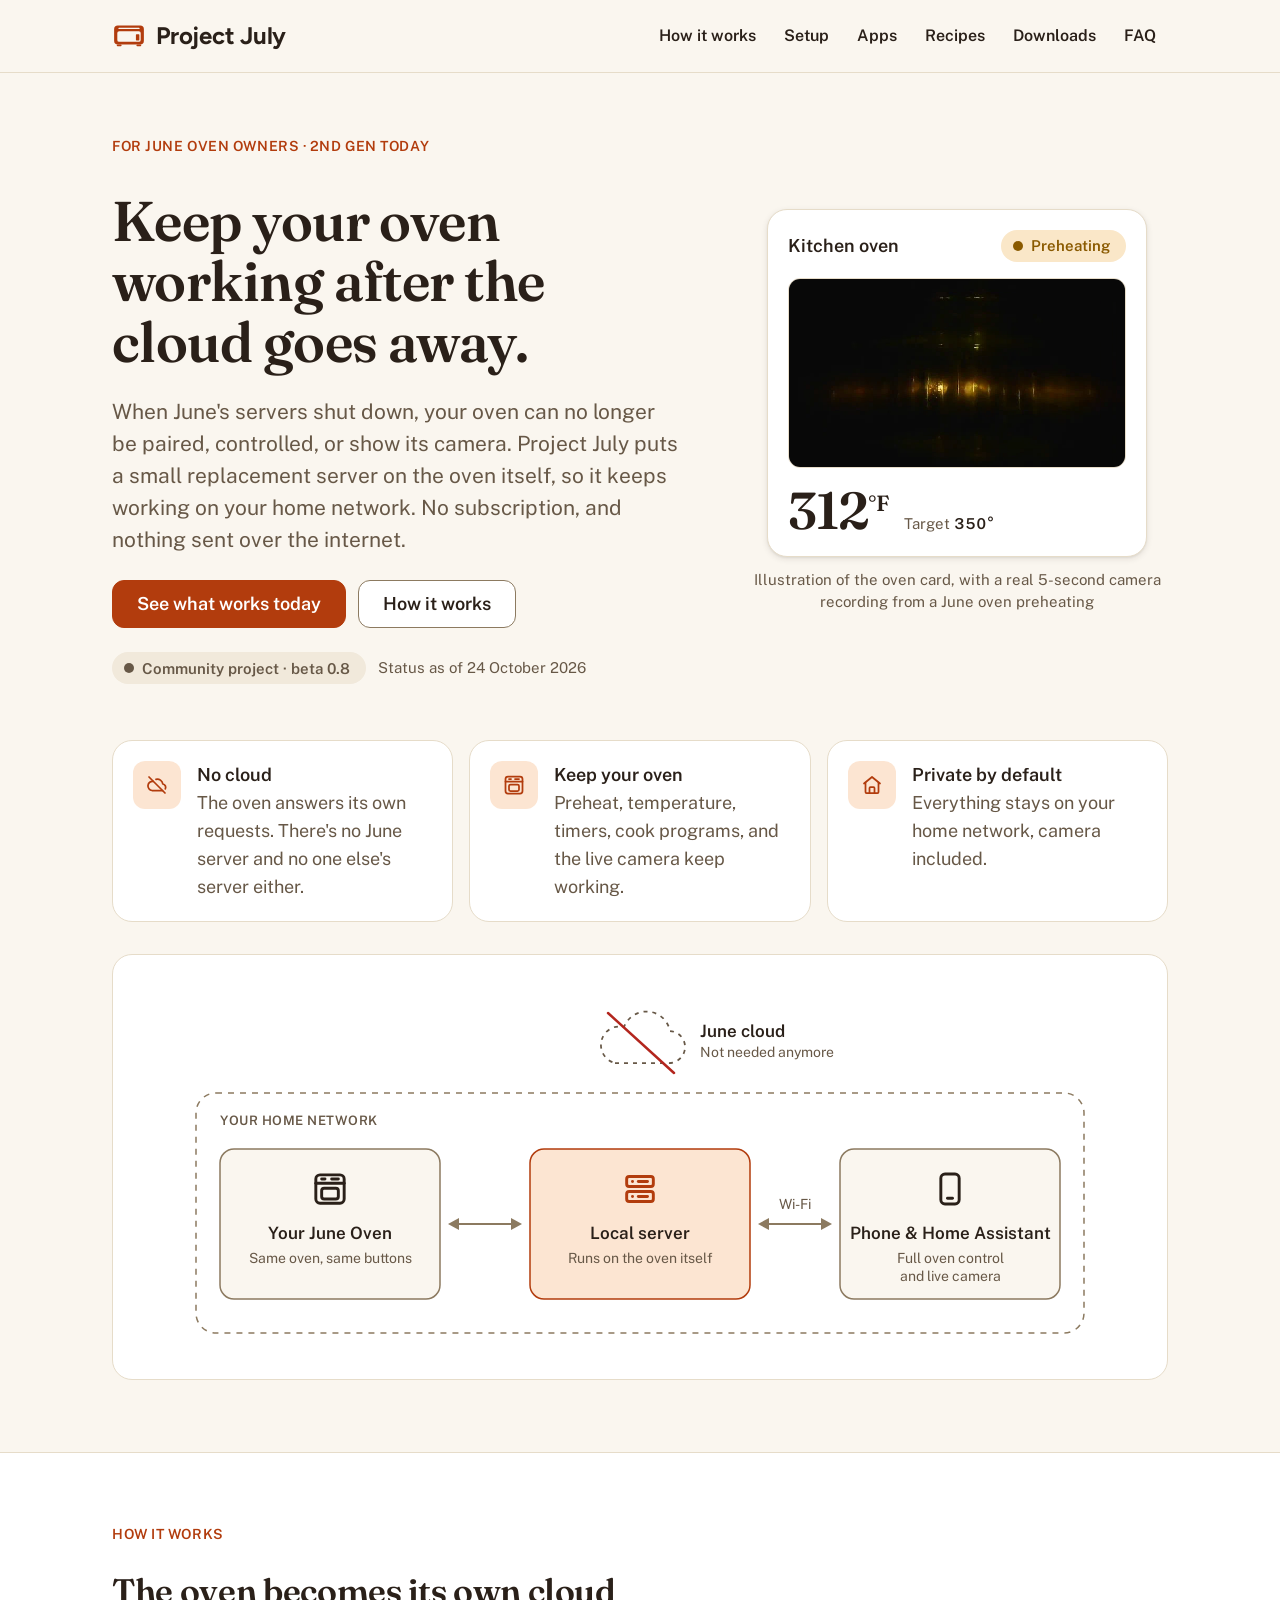
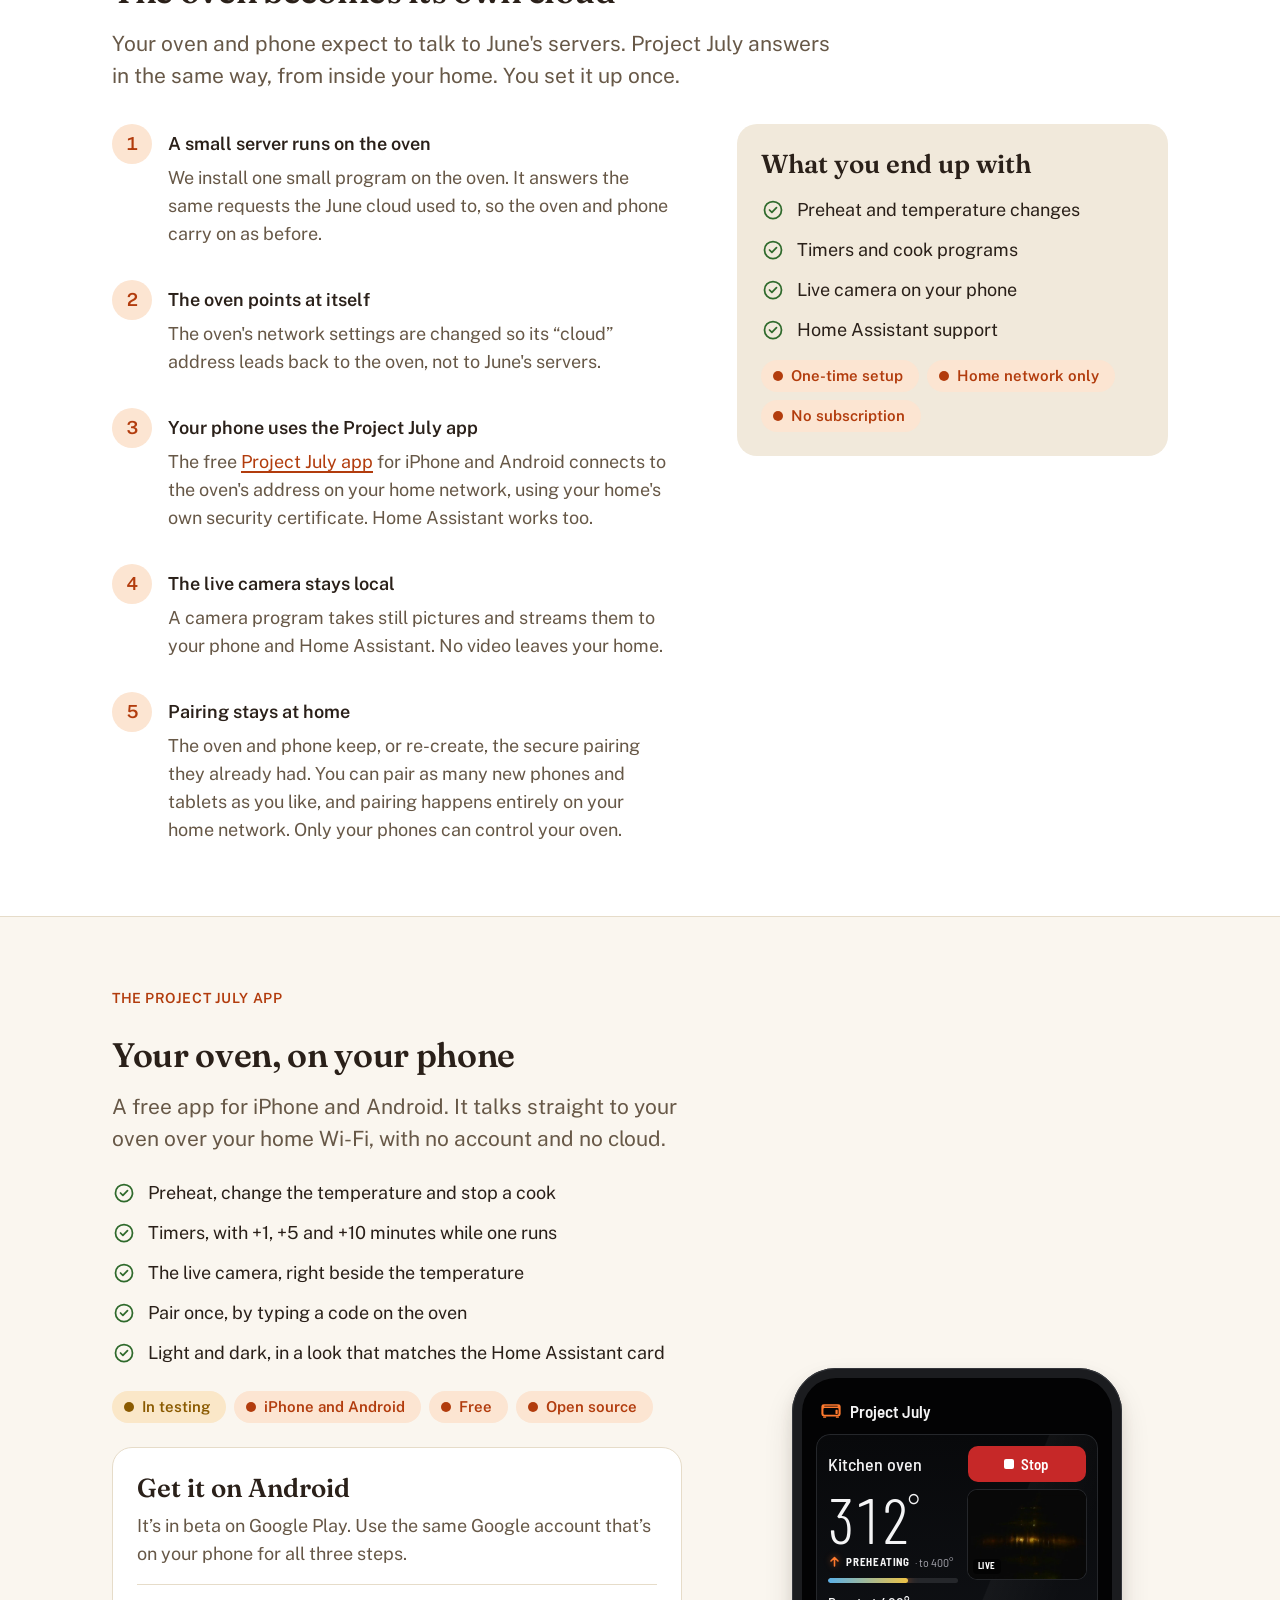
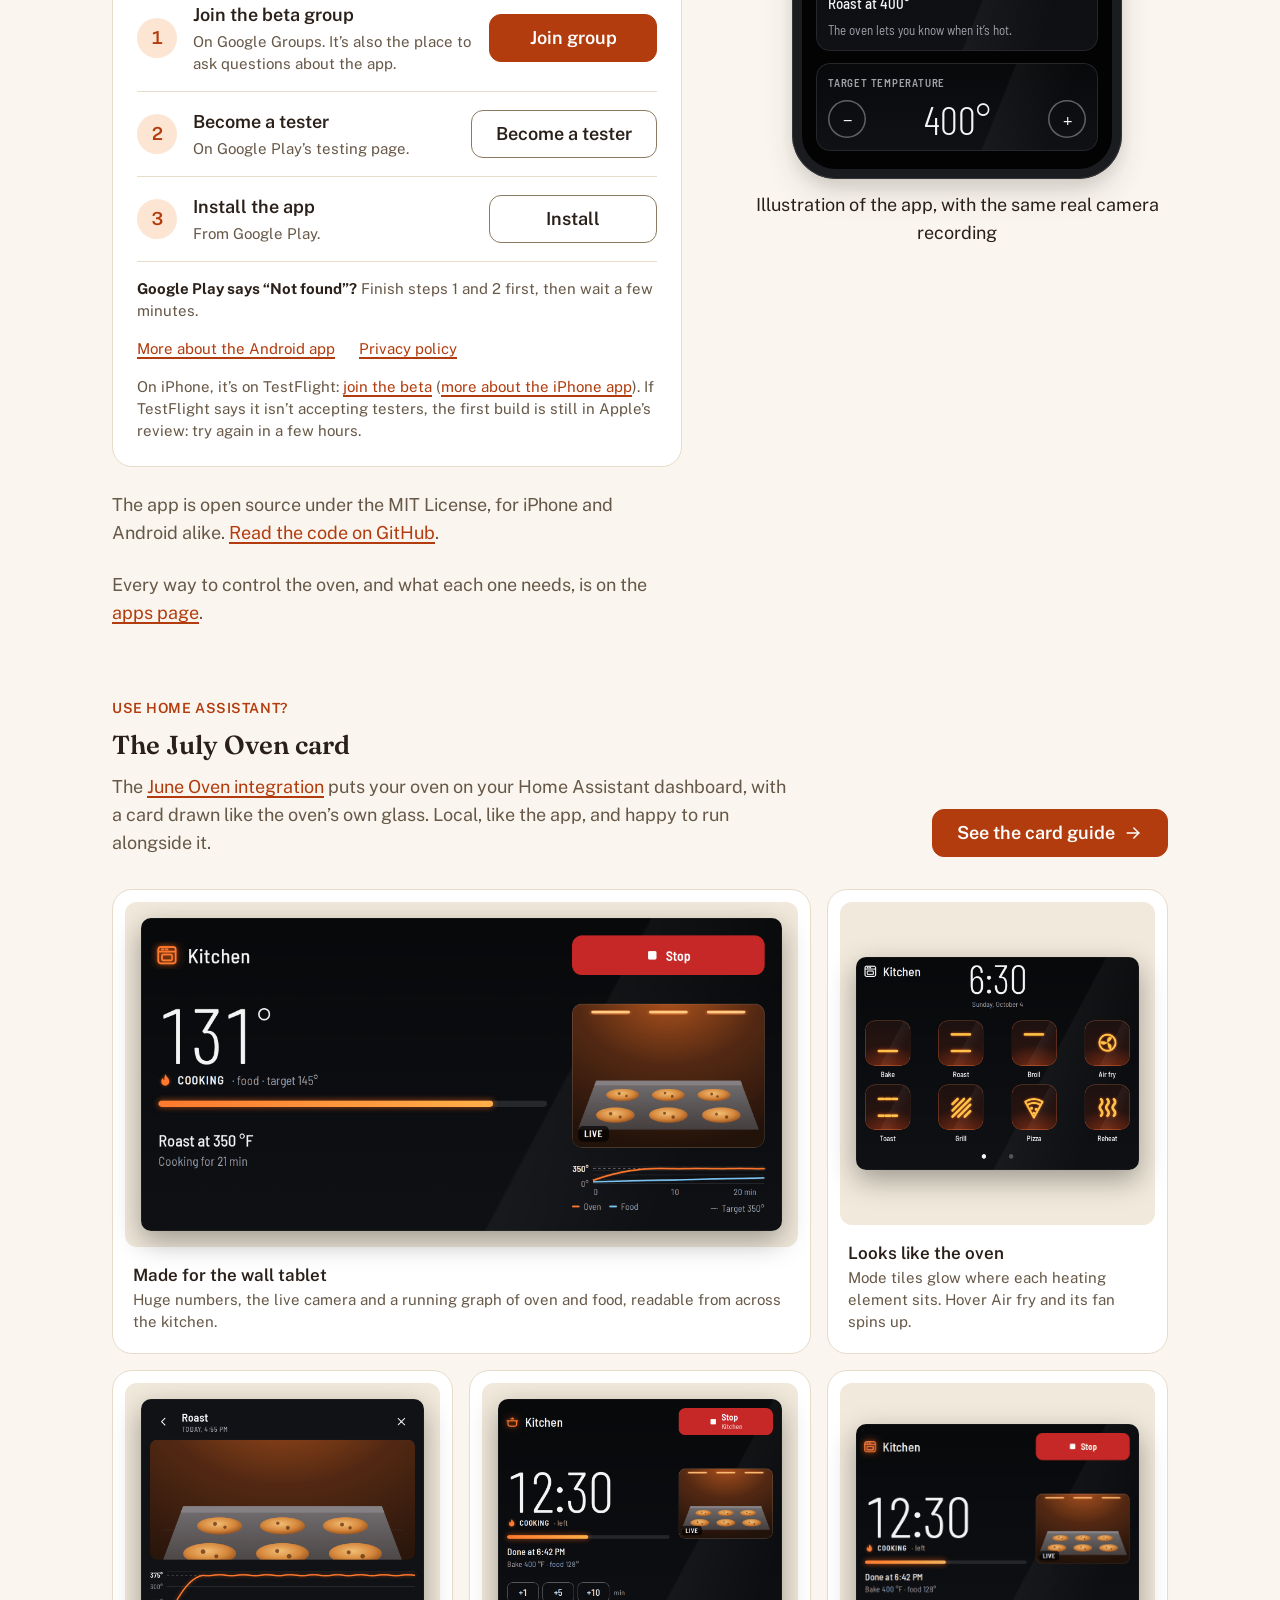
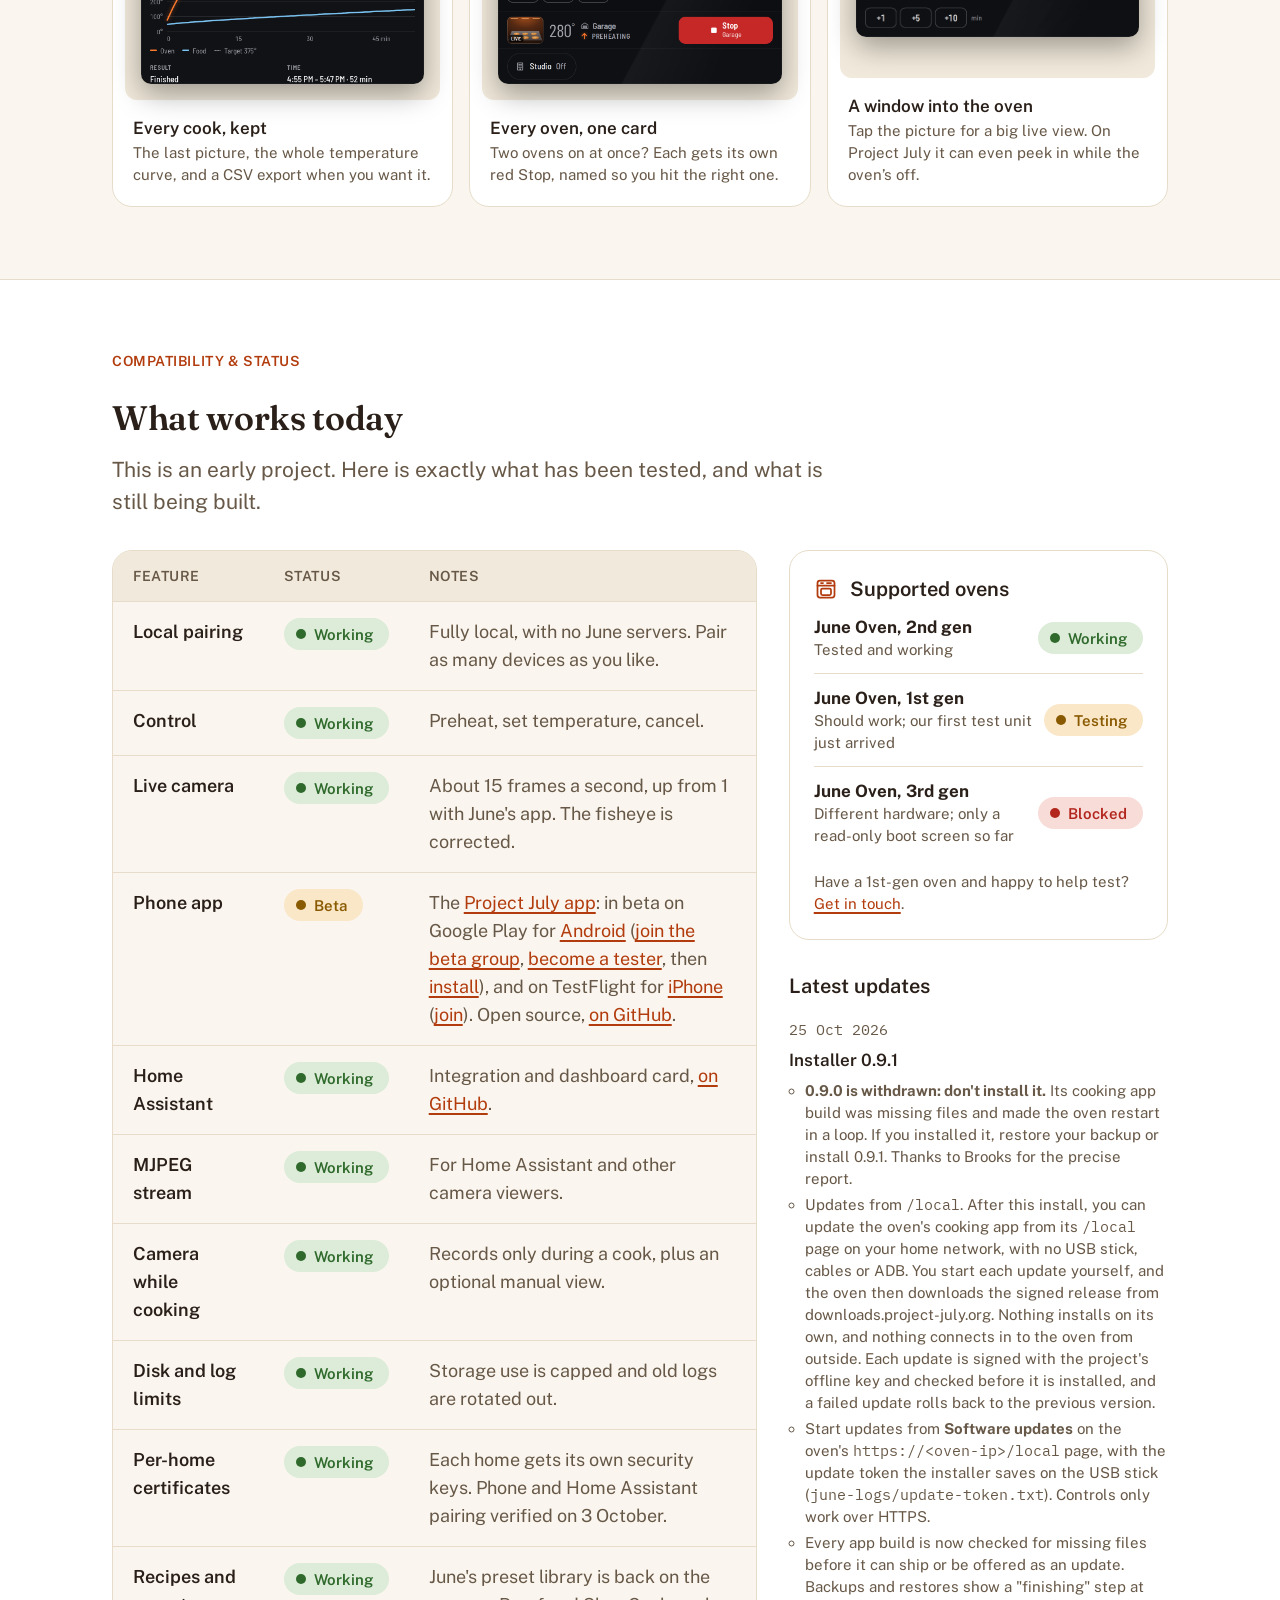
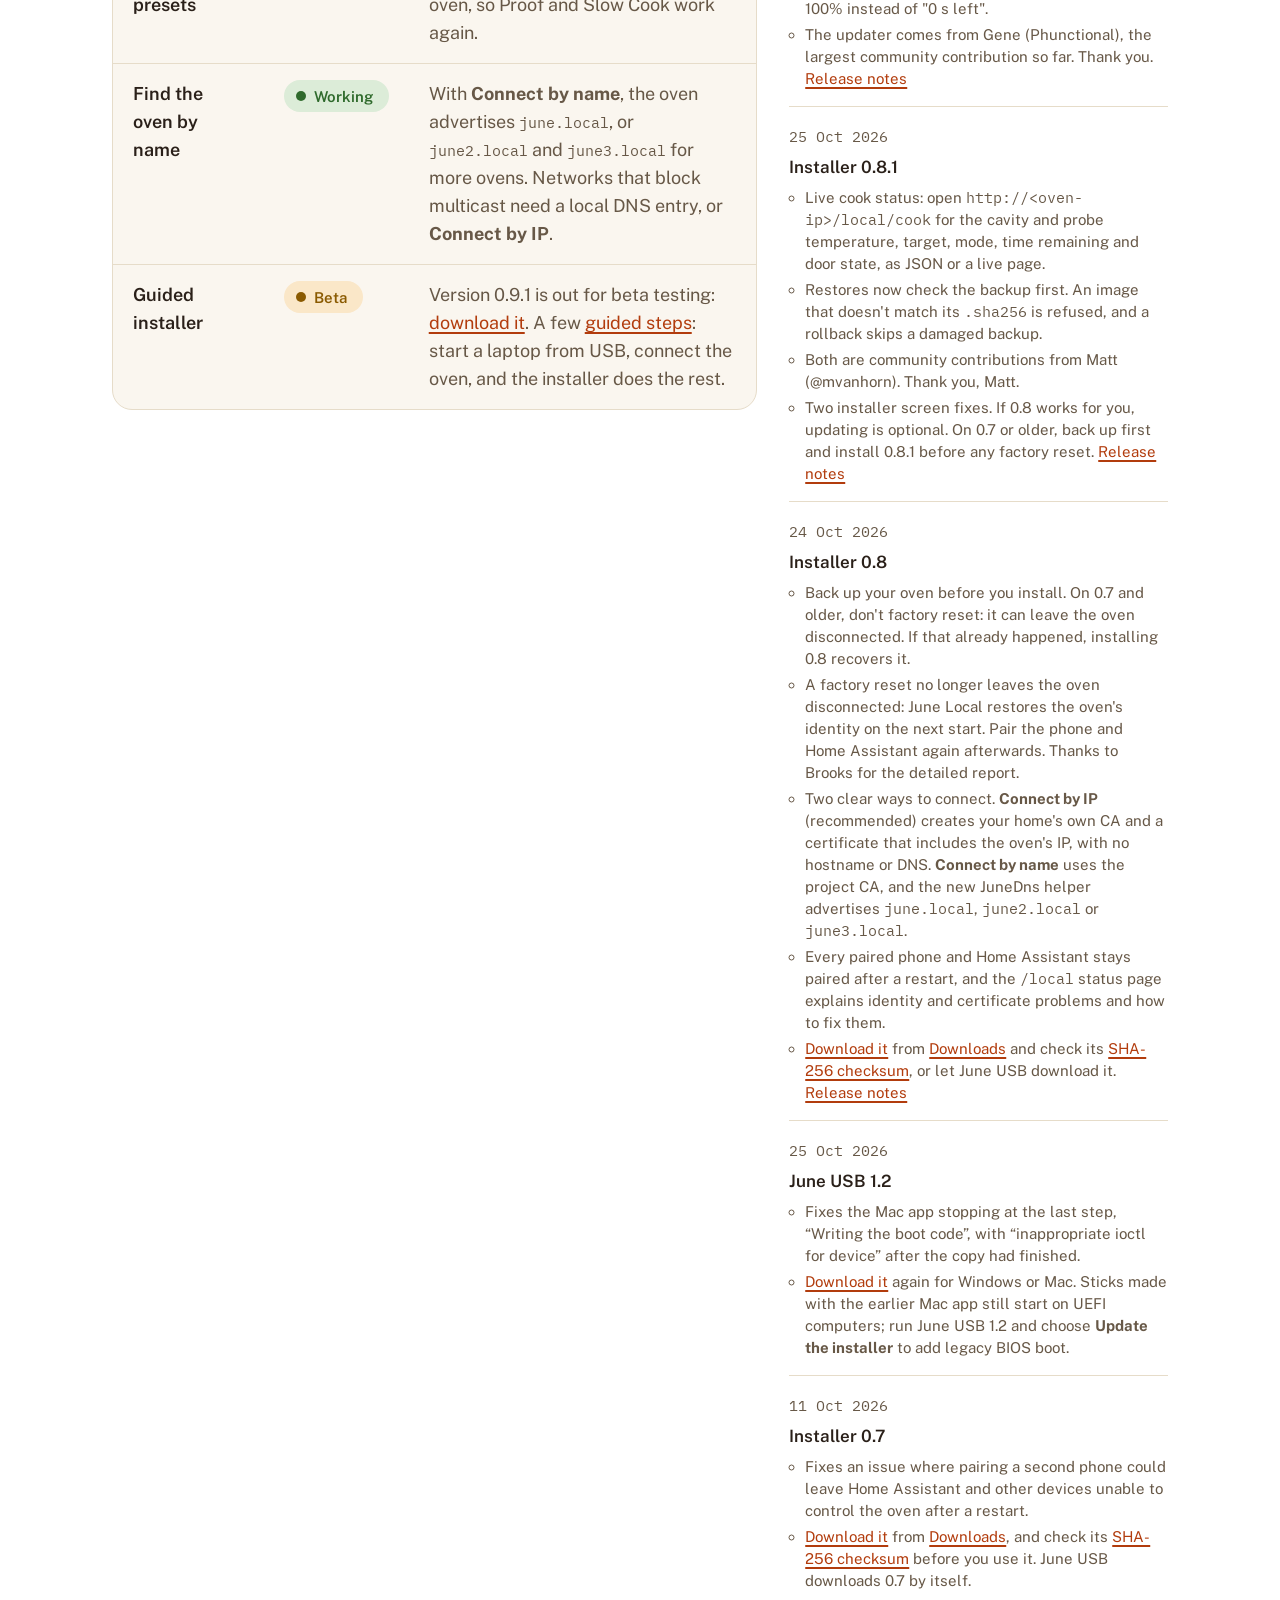
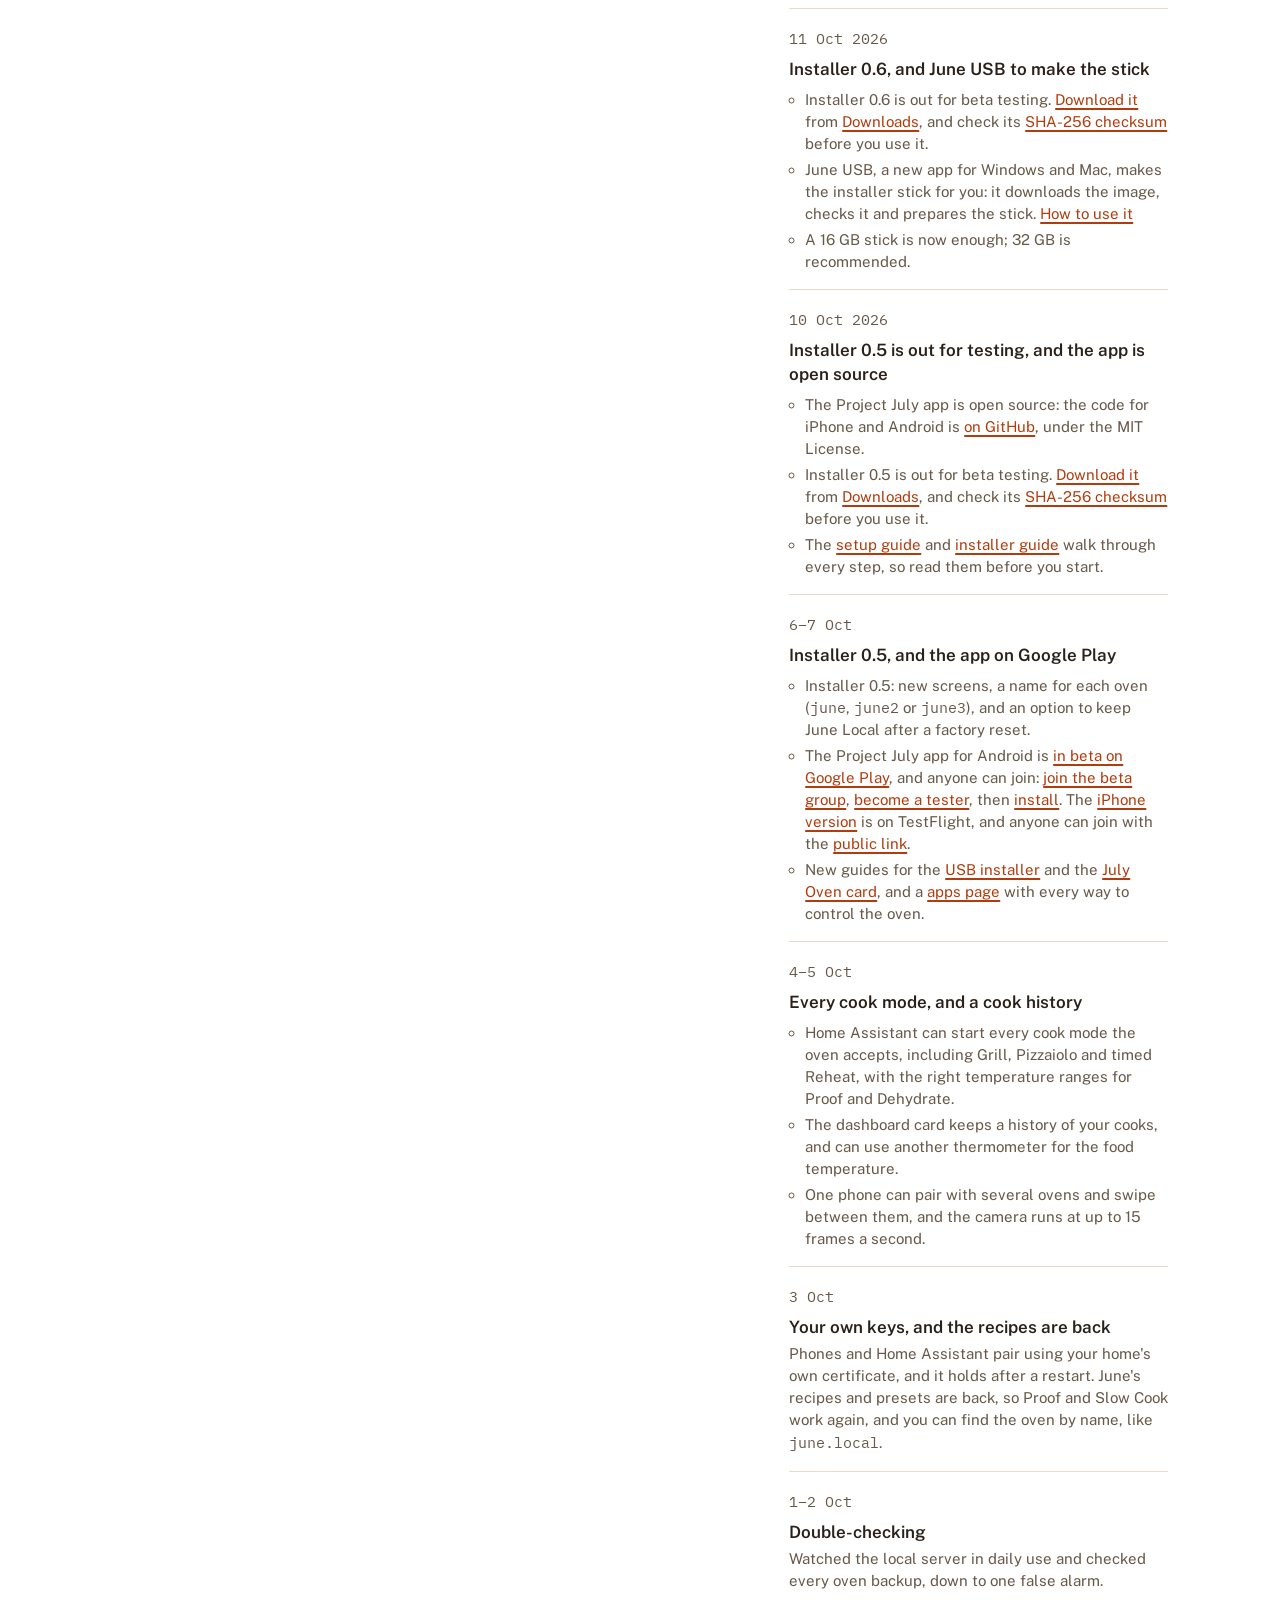
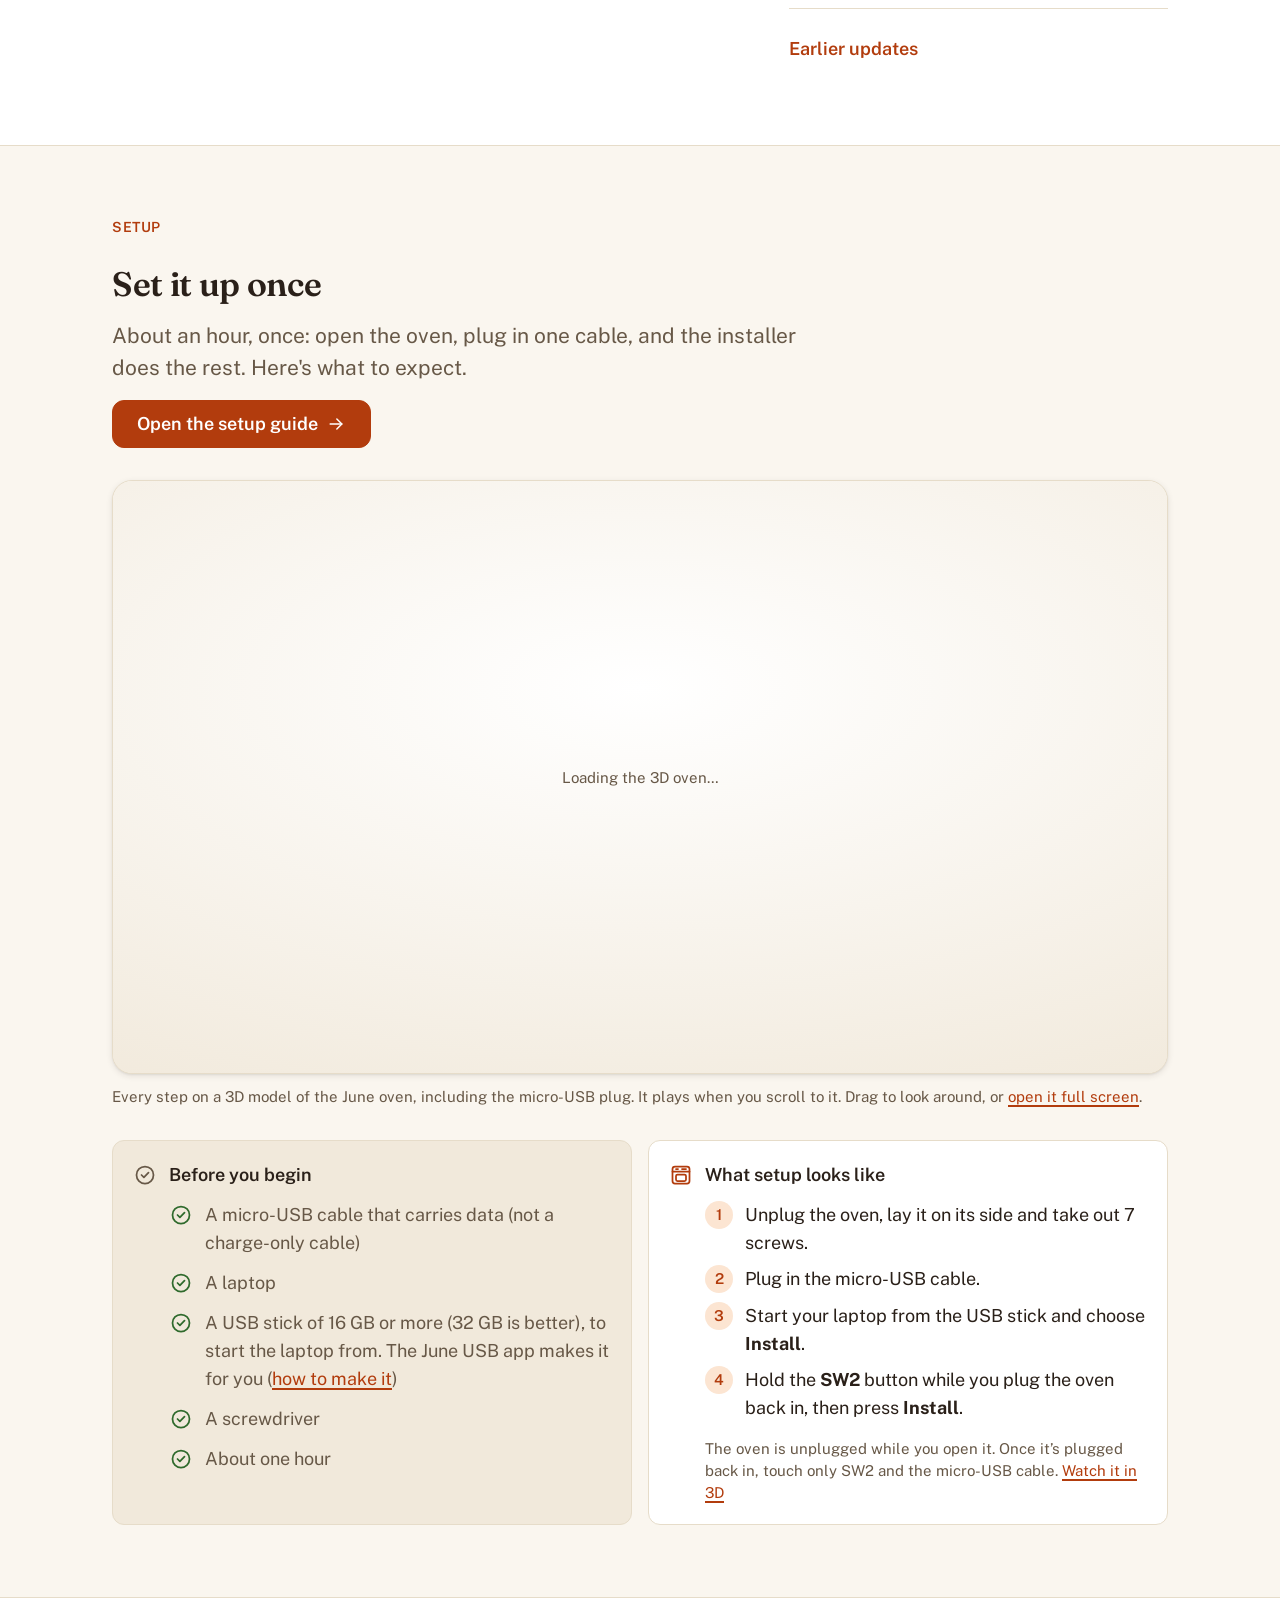
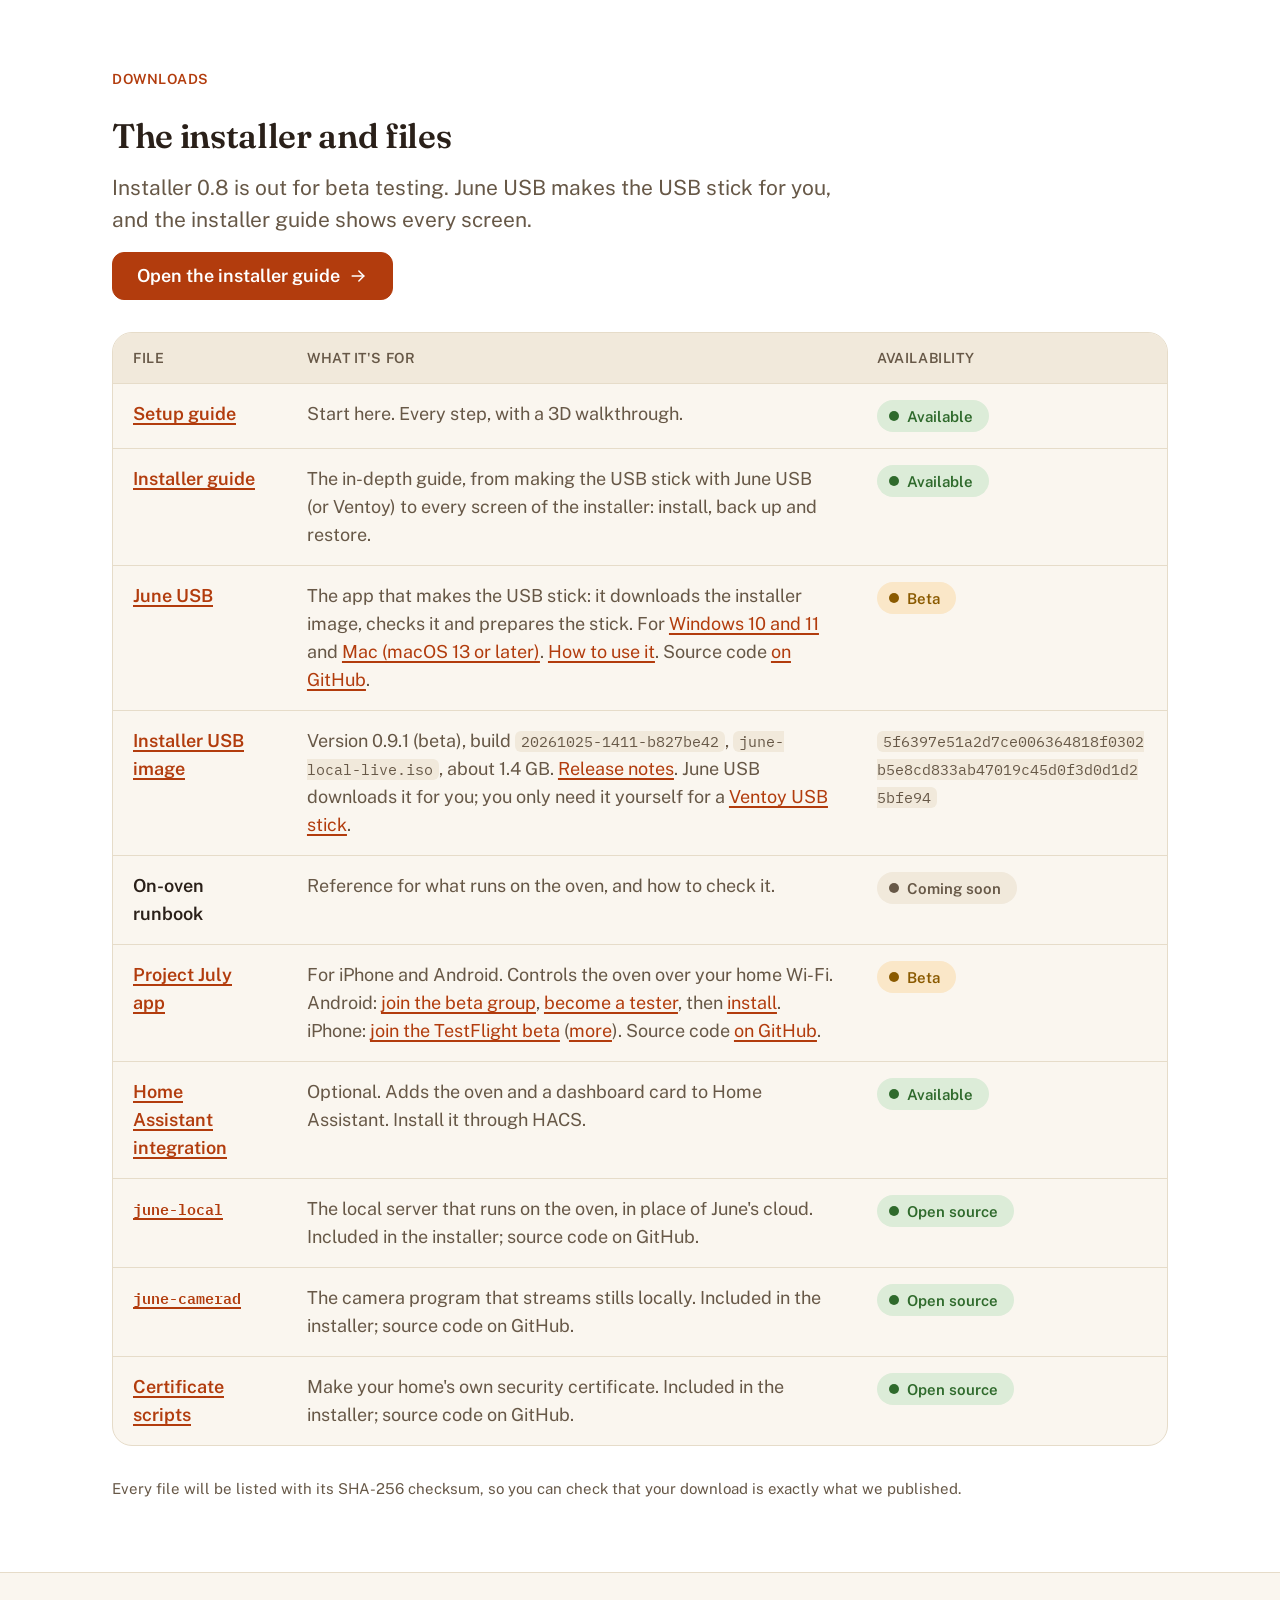
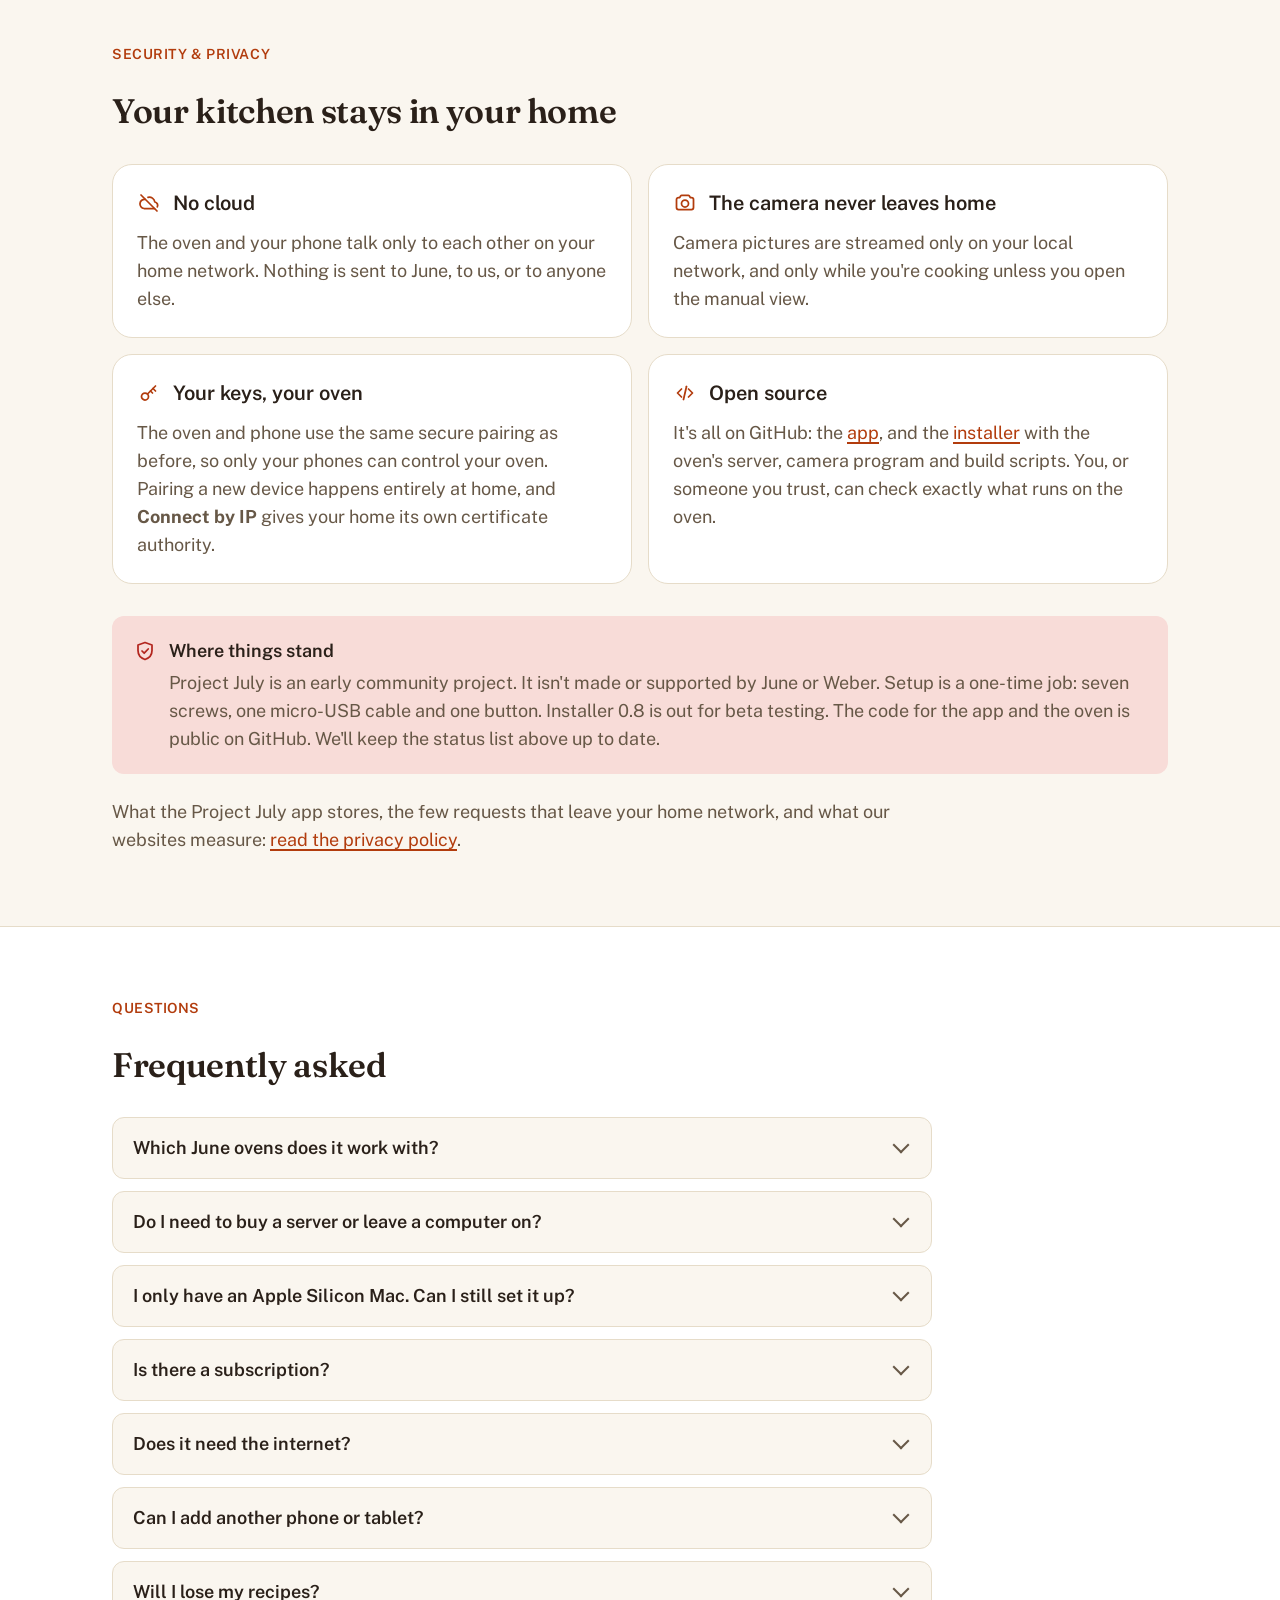
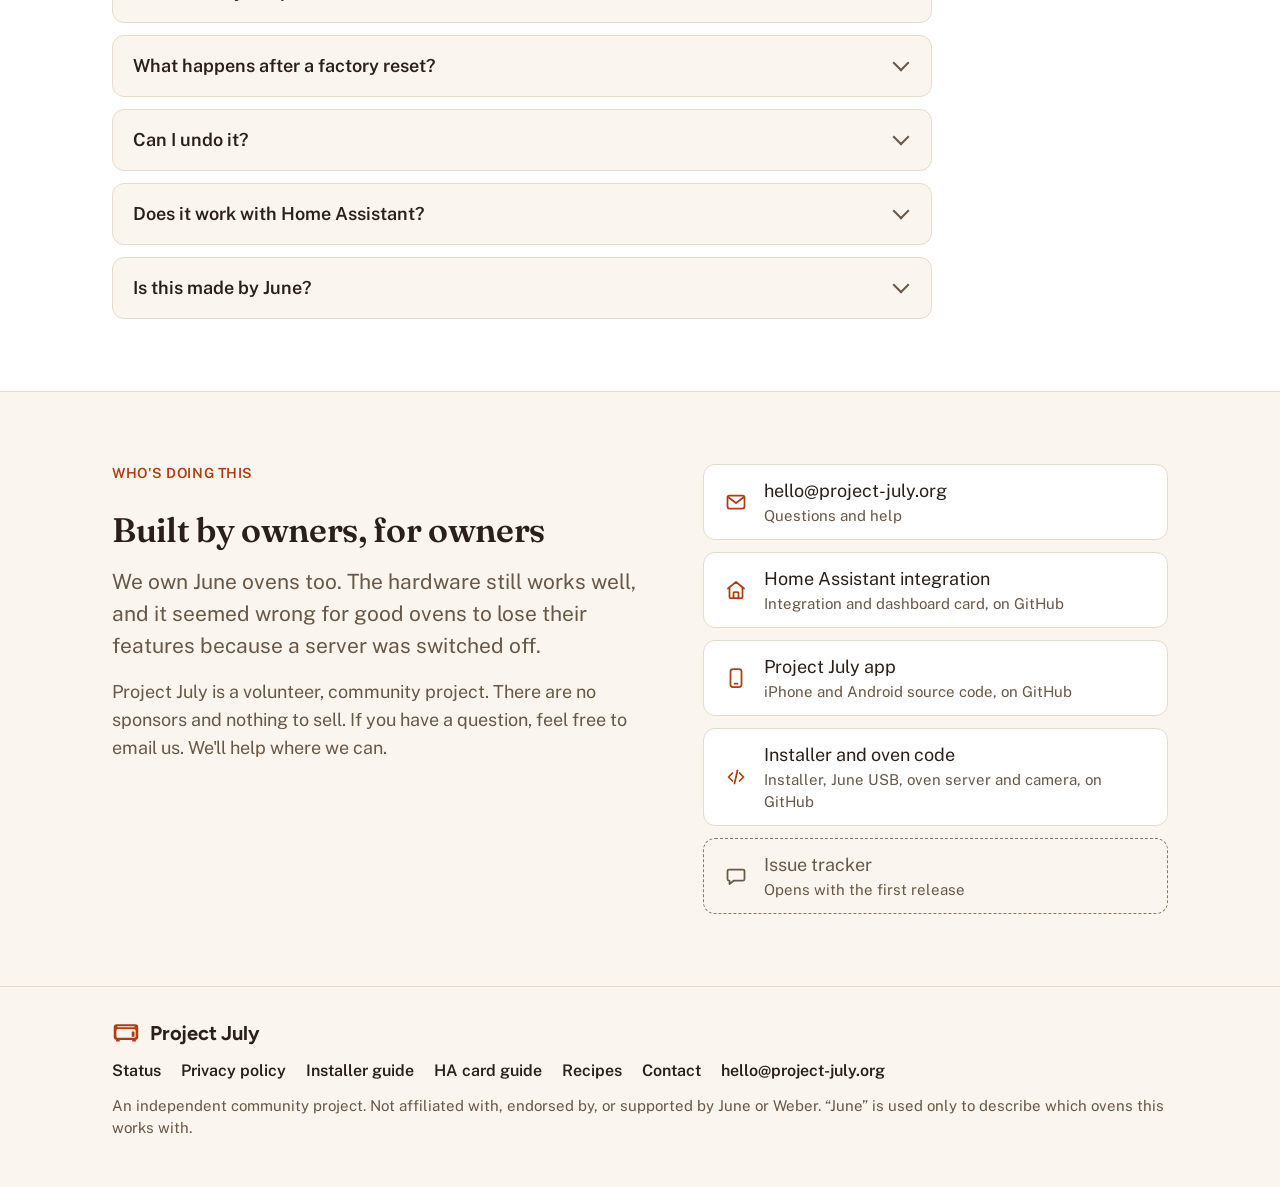
<file: public/index.html>
<!doctype html>
<html lang="en">
<head>
<meta charset="utf-8">
<meta name="viewport" content="width=device-width, initial-scale=1">
<title>Project July — keep your June oven working</title>
<meta name="description" content="A community project that keeps June ovens working after the June cloud shuts down, by running a small local server on the oven itself. No cloud, no subscription, private by default.">
<meta name="theme-color" content="#faf6ef" media="(prefers-color-scheme: light)">
<meta name="theme-color" content="#17130f" media="(prefers-color-scheme: dark)">
<link rel="canonical" href="https://project-july.org/">
<link rel="icon" href="assets/project-july-mark.svg" type="image/svg+xml">
<link rel="apple-touch-icon" href="apple-touch-icon.png">

<!-- Link previews (Open Graph, used by iMessage, Slack, WhatsApp, Facebook, LinkedIn, Discord) -->
<meta property="og:type" content="website">
<meta property="og:site_name" content="Project July">
<meta property="og:url" content="https://project-july.org/">
<meta property="og:title" content="Project July — keep your June oven working">
<meta property="og:description" content="A community project that keeps June ovens working after the June cloud shuts down. No cloud, no subscription, private by default.">
<meta property="og:image" content="https://project-july.org/og.png">
<meta property="og:image:type" content="image/png">
<meta property="og:image:width" content="1200">
<meta property="og:image:height" content="630">
<meta property="og:image:alt" content="Project July: Keep your June oven working after the cloud goes away. No cloud. No subscription. Private by default.">
<meta property="og:locale" content="en_US">
<meta name="twitter:card" content="summary_large_image">
<link rel="preconnect" href="https://fonts.googleapis.com">
<link rel="preconnect" href="https://fonts.gstatic.com" crossorigin>
<link rel="stylesheet" href="https://fonts.googleapis.com/css2?family=Barlow+Condensed:wght@300&family=Barlow+Semi+Condensed:wght@500;600&family=Figtree:wght@700&family=Fraunces:opsz,wght@9..144,500;9..144,600&family=Public+Sans:wght@400;600&family=IBM+Plex+Mono&display=swap">
<link rel="stylesheet" href="css/tokens.css">
<link rel="stylesheet" href="css/components.css">
<link rel="stylesheet" href="css/site.css">
</head>
<body>

<!-- Icon sprite. The first six are the design-system set; the rest are drawn to match
     (24px grid, 1.75 stroke, round caps). Use with <svg class="icon"><use href="#i-name"/></svg>. -->
<svg width="0" height="0" style="position:absolute" aria-hidden="true">
  <defs>
    <symbol id="i-mark" viewBox="0 0 64 64" fill="currentColor"><path fill-rule="evenodd" d="M11 12H53A7 7 0 0 1 60 19V41A7 7 0 0 1 53 48H11A7 7 0 0 1 4 41V19A7 7 0 0 1 11 12ZM13.25 16.5H50.75A1.25 1.25 0 0 1 52 17.75V17.75A1.25 1.25 0 0 1 50.75 19H13.25A1.25 1.25 0 0 1 12 17.75V17.75A1.25 1.25 0 0 1 13.25 16.5ZM13.5 23H50.5A3.5 3.5 0 0 1 54 26.5V39.5A3.5 3.5 0 0 1 50.5 43H13.5A3.5 3.5 0 0 1 10 39.5V26.5A3.5 3.5 0 0 1 13.5 23Z"/><path d="M46.25 28.5H50.25A1.25 1.25 0 0 1 51.5 29.75V39.25A1.25 1.25 0 0 1 50.25 40.5H46.25A1.25 1.25 0 0 1 45 39.25V29.75A1.25 1.25 0 0 1 46.25 28.5ZM10.5 48H16.5A1.5 1.5 0 0 1 18 49.5V50A1.5 1.5 0 0 1 16.5 51.5H10.5A1.5 1.5 0 0 1 9 50V49.5A1.5 1.5 0 0 1 10.5 48ZM47.5 48H53.5A1.5 1.5 0 0 1 55 49.5V50A1.5 1.5 0 0 1 53.5 51.5H47.5A1.5 1.5 0 0 1 46 50V49.5A1.5 1.5 0 0 1 47.5 48Z"/></symbol>
    <symbol id="i-oven" viewBox="0 0 24 24" fill="none" stroke="currentColor" stroke-width="1.75" stroke-linecap="round" stroke-linejoin="round"><rect x="3.5" y="3.5" width="17" height="17" rx="2.5"/><path d="M3.5 8.5h17"/><path d="M7 6h2"/><path d="M13 6h4"/><rect x="7" y="11.5" width="10" height="6.5" rx="1.5"/></symbol>
    <symbol id="i-thermometer" viewBox="0 0 24 24" fill="none" stroke="currentColor" stroke-width="1.75" stroke-linecap="round" stroke-linejoin="round"><path d="M14 14.5V5a2.5 2.5 0 0 0-5 0v9.5a4 4 0 1 0 5 0Z"/><path d="M11.5 15.5a1 1 0 1 0 1 1 1 1 0 0 0-1-1Z" fill="currentColor" stroke="none"/></symbol>
    <symbol id="i-camera" viewBox="0 0 24 24" fill="none" stroke="currentColor" stroke-width="1.75" stroke-linecap="round" stroke-linejoin="round"><path d="M3.5 8.5a2 2 0 0 1 2-2h1.2l1.1-1.7a1 1 0 0 1 .84-.46h6.72a1 1 0 0 1 .84.46l1.1 1.7h1.2a2 2 0 0 1 2 2v8a2 2 0 0 1-2 2h-13a2 2 0 0 1-2-2Z"/><circle cx="12" cy="12.5" r="3.5"/></symbol>
    <symbol id="i-house" viewBox="0 0 24 24" fill="none" stroke="currentColor" stroke-width="1.75" stroke-linecap="round" stroke-linejoin="round"><path d="M4 10.5 12 4l8 6.5"/><path d="M5.5 9.5V19a1 1 0 0 0 1 1h11a1 1 0 0 0 1-1V9.5"/><path d="M9.5 20v-5a1 1 0 0 1 1-1h3a1 1 0 0 1 1 1v5"/></symbol>
    <symbol id="i-wifi" viewBox="0 0 24 24" fill="none" stroke="currentColor" stroke-width="1.75" stroke-linecap="round" stroke-linejoin="round"><path d="M5 10.5a11 11 0 0 1 14 0"/><path d="M7.5 13.5a7 7 0 0 1 9 0"/><path d="M10 16.5a3 3 0 0 1 4 0"/><path d="M12 19.5a.6.6 0 1 0 .01 0Z" fill="currentColor" stroke="none"/></symbol>
    <symbol id="i-check" viewBox="0 0 24 24" fill="none" stroke="currentColor" stroke-width="1.75" stroke-linecap="round" stroke-linejoin="round"><circle cx="12" cy="12" r="8.5"/><path d="m8.5 12 2.4 2.4 4.6-4.8"/></symbol>
    <symbol id="i-phone" viewBox="0 0 24 24" fill="none" stroke="currentColor" stroke-width="1.75" stroke-linecap="round" stroke-linejoin="round"><rect x="6.5" y="3" width="11" height="18" rx="2.5"/><path d="M10.5 17.5h3"/></symbol>
    <symbol id="i-server" viewBox="0 0 24 24" fill="none" stroke="currentColor" stroke-width="1.75" stroke-linecap="round" stroke-linejoin="round"><rect x="4" y="4.5" width="16" height="6" rx="1.5"/><rect x="4" y="13.5" width="16" height="6" rx="1.5"/><path d="M7.5 7.5h.01"/><path d="M7.5 16.5h.01"/><path d="M11 7.5h5.5"/><path d="M11 16.5h5.5"/></symbol>
    <symbol id="i-cloud-off" viewBox="0 0 24 24" fill="none" stroke="currentColor" stroke-width="1.75" stroke-linecap="round" stroke-linejoin="round"><path d="M8.2 8.3A4.5 4.5 0 0 0 7 17.5h10.5"/><path d="M11 6.3A5.5 5.5 0 0 1 17.8 11 3.3 3.3 0 0 1 20.3 15.8"/><path d="M4 4l16 16"/></symbol>
    <symbol id="i-shield" viewBox="0 0 24 24" fill="none" stroke="currentColor" stroke-width="1.75" stroke-linecap="round" stroke-linejoin="round"><path d="M12 3.5 5 6v5.5c0 4.2 2.9 7.6 7 9 4.1-1.4 7-4.8 7-9V6Z"/><path d="m9 12 2.2 2.2L15.2 10"/></symbol>
    <symbol id="i-key" viewBox="0 0 24 24" fill="none" stroke="currentColor" stroke-width="1.75" stroke-linecap="round" stroke-linejoin="round"><circle cx="8" cy="15.5" r="3.5"/><path d="m10.5 13 8-8"/><path d="m16 7.5 2.5 2.5"/><path d="m13.5 10 2 2"/></symbol>
    <symbol id="i-code" viewBox="0 0 24 24" fill="none" stroke="currentColor" stroke-width="1.75" stroke-linecap="round" stroke-linejoin="round"><path d="m8.5 8-4 4 4 4"/><path d="m15.5 8 4 4-4 4"/><path d="m13.5 5.5-3 13"/></symbol>
    <symbol id="i-doc" viewBox="0 0 24 24" fill="none" stroke="currentColor" stroke-width="1.75" stroke-linecap="round" stroke-linejoin="round"><path d="M7 3.5h7l4.5 4.5v11a1.5 1.5 0 0 1-1.5 1.5H7A1.5 1.5 0 0 1 5.5 19V5A1.5 1.5 0 0 1 7 3.5Z"/><path d="M14 3.5V8h4.5"/><path d="M8.5 12.5h7"/><path d="M8.5 16h5"/></symbol>
    <symbol id="i-chat" viewBox="0 0 24 24" fill="none" stroke="currentColor" stroke-width="1.75" stroke-linecap="round" stroke-linejoin="round"><path d="M5 5.5h14a1.5 1.5 0 0 1 1.5 1.5v8a1.5 1.5 0 0 1-1.5 1.5h-9l-4.5 3.5v-3.5H5A1.5 1.5 0 0 1 3.5 15V7A1.5 1.5 0 0 1 5 5.5Z"/></symbol>
    <symbol id="i-mail" viewBox="0 0 24 24" fill="none" stroke="currentColor" stroke-width="1.75" stroke-linecap="round" stroke-linejoin="round"><rect x="3.5" y="5.5" width="17" height="13" rx="2"/><path d="m4 7 8 6 8-6"/></symbol>
    <symbol id="i-arrow" viewBox="0 0 24 24" fill="none" stroke="currentColor" stroke-width="1.75" stroke-linecap="round" stroke-linejoin="round"><path d="M5 12h14"/><path d="m13 6 6 6-6 6"/></symbol>
  </defs>
</svg>

<a class="skip" href="#main">Skip to content</a>

<header class="site-header">
  <div class="wrap">
    <a class="brand" href="#top" aria-label="Project July, home">
      <svg viewBox="0 0 64 64" aria-hidden="true"><use href="#i-mark"/></svg>
      <span>Project July</span>
    </a>
    <nav class="nav" aria-label="Site">
      <a href="#how">How it works</a>
      <a href="setup/">Setup</a>
      <a href="/clients">Apps</a>
      <a href="https://recipes.project-july.org/">Recipes</a>
      <a href="#downloads">Downloads</a>
      <a href="#faq">FAQ</a>
    </nav>
  </div>
</header>

<main id="main">

<!-- ============================ Home / Overview ============================ -->
<section class="hero" id="top">
  <div class="wrap">
    <div class="hero-grid">
      <div class="hero-copy">
        <p class="eyebrow">For June Oven owners · 2nd gen today</p>
        <h1>Keep your oven working after the cloud goes away.</h1>
        <p class="lead">When June's servers shut down, your oven can no longer be paired, controlled, or show its camera. Project July puts a small replacement server on the oven itself, so it keeps working on your home network. No subscription, and nothing sent over the internet.</p>
        <div class="hero-actions">
          <a class="jo-btn jo-btn-primary" href="#status">See what works today</a>
          <a class="jo-btn jo-btn-secondary" href="#how">How it works</a>
        </div>
        <div class="hero-note">
          <span class="jo-pill"><span class="jo-pill-dot" aria-hidden="true"></span>Community project · beta 0.8</span>
          <span class="small muted">Status as of <time datetime="2026-10-24">24 October 2026</time></span>
        </div>
      </div>

      <figure class="hero-figure" style="margin:0">
        <div class="jo-oven" role="img" aria-label="Illustration of the oven card: Kitchen oven, preheating, 312 degrees of a 350 degree target. The camera view is a real recording from inside a June oven, with the heating elements glowing orange in the dark.">
          <div class="jo-oven-head">
            <h3 class="jo-oven-name">Kitchen oven</h3>
            <span class="jo-pill jo-pill-heat"><span class="jo-pill-dot" aria-hidden="true"></span>Preheating</span>
          </div>
          <div class="jo-oven-cam">
            <picture>
              <source srcset="assets/camera-live.jpg" media="(prefers-reduced-motion: reduce)">
              <img src="assets/camera-live.webp" width="640" height="480" alt="">
            </picture>
          </div>
          <div class="jo-oven-readout">
            <div class="jo-oven-temp">312<sup>°F</sup></div>
            <div class="jo-oven-target">Target <b>350°</b></div>
          </div>
        </div>
        <!-- TODO: swap for a real screenshot / short clip of the phone controlling the oven. -->
        <figcaption class="figure-cap small muted">Illustration of the oven card, with a real 5-second camera recording from a June oven preheating</figcaption>
      </figure>
    </div>

    <div class="pillars">
      <div class="pillar">
        <div class="pillar-icon"><svg class="icon" aria-hidden="true"><use href="#i-cloud-off"/></svg></div>
        <div><h4>No cloud</h4><p>The oven answers its own requests. There's no June server and no one else's server either.</p></div>
      </div>
      <div class="pillar">
        <div class="pillar-icon"><svg class="icon" aria-hidden="true"><use href="#i-oven"/></svg></div>
        <div><h4>Keep your oven</h4><p>Preheat, temperature, timers, cook programs, and the live camera keep working.</p></div>
      </div>
      <div class="pillar">
        <div class="pillar-icon"><svg class="icon" aria-hidden="true"><use href="#i-house"/></svg></div>
        <div><h4>Private by default</h4><p>Everything stays on your home network, camera included.</p></div>
      </div>
    </div>

    <div class="diagram" role="img" aria-label="Diagram: inside your home network, your June Oven connects to a local server running on the oven itself, which connects over home Wi-Fi to your phone and Home Assistant. The June cloud is crossed out; it is not needed.">
      <!-- Wide layout -->
      <svg class="d-wide" viewBox="0 0 920 360" aria-hidden="true">
        <path class="dg-cloud" d="M435 76H488A16 16 0 0 0 490 44A24 24 0 0 0 444 40A18 18 0 0 0 435 76Z"/>
        <line class="dg-cross" x1="428" y1="26" x2="494" y2="86"/>
        <text class="dg-t" x="520" y="50">June cloud</text>
        <text class="dg-s" x="520" y="70">Not needed anymore</text>

        <rect class="dg-home" x="16" y="106" width="888" height="240" rx="20"/>
        <text class="dg-l" x="40" y="138">YOUR HOME NETWORK</text>

        <rect class="dg-box" x="40" y="162" width="220" height="150" rx="14"/>
        <use href="#i-oven" x="130" y="182" width="40" height="40" style="color:var(--ink)"/>
        <text class="dg-t" x="150" y="252" text-anchor="middle">Your June Oven</text>
        <text class="dg-s" x="150" y="276" text-anchor="middle">Same oven, same buttons</text>

        <rect class="dg-server" x="350" y="162" width="220" height="150" rx="14"/>
        <use href="#i-server" x="440" y="182" width="40" height="40" style="color:var(--ember)"/>
        <text class="dg-t" x="460" y="252" text-anchor="middle">Local server</text>
        <text class="dg-s" x="460" y="276" text-anchor="middle">Runs on the oven itself</text>

        <rect class="dg-box" x="660" y="162" width="220" height="150" rx="14"/>
        <use href="#i-phone" x="750" y="182" width="40" height="40" style="color:var(--ink)"/>
        <text class="dg-t" x="770" y="252" text-anchor="middle">Phone &amp; Home Assistant</text>
        <text class="dg-s" x="770" y="276" text-anchor="middle">Full oven control</text>
        <text class="dg-s" x="770" y="294" text-anchor="middle">and live camera</text>

        <line class="dg-line" x1="276" y1="237" x2="334" y2="237"/>
        <polygon class="dg-arrow" points="268,237 279,231 279,243"/>
        <polygon class="dg-arrow" points="342,237 331,231 331,243"/>

        <line class="dg-line" x1="586" y1="237" x2="644" y2="237"/>
        <polygon class="dg-arrow" points="578,237 589,231 589,243"/>
        <polygon class="dg-arrow" points="652,237 641,231 641,243"/>
        <text class="dg-s" x="615" y="222" text-anchor="middle">Wi-Fi</text>
      </svg>

      <!-- Tall layout for phones -->
      <svg class="d-tall" viewBox="0 0 340 704" aria-hidden="true">
        <path class="dg-cloud" d="M115 76H168A16 16 0 0 0 170 44A24 24 0 0 0 124 40A18 18 0 0 0 115 76Z"/>
        <line class="dg-cross" x1="108" y1="26" x2="174" y2="86"/>
        <text class="dg-t" x="196" y="50">June cloud</text>
        <text class="dg-s" x="196" y="70">Not needed</text>

        <rect class="dg-home" x="10" y="106" width="320" height="588" rx="20"/>
        <text class="dg-l" x="30" y="138">YOUR HOME NETWORK</text>

        <rect class="dg-box" x="50" y="160" width="240" height="130" rx="14"/>
        <use href="#i-oven" x="150" y="176" width="40" height="40" style="color:var(--ink)"/>
        <text class="dg-t" x="170" y="244" text-anchor="middle">Your June Oven</text>
        <text class="dg-s" x="170" y="268" text-anchor="middle">Same oven, same buttons</text>

        <rect class="dg-server" x="50" y="350" width="240" height="130" rx="14"/>
        <use href="#i-server" x="150" y="366" width="40" height="40" style="color:var(--ember)"/>
        <text class="dg-t" x="170" y="434" text-anchor="middle">Local server</text>
        <text class="dg-s" x="170" y="458" text-anchor="middle">Runs on the oven itself</text>

        <rect class="dg-box" x="50" y="540" width="240" height="130" rx="14"/>
        <use href="#i-phone" x="150" y="556" width="40" height="40" style="color:var(--ink)"/>
        <text class="dg-t" x="170" y="620" text-anchor="middle">Phone &amp; Home Assistant</text>
        <text class="dg-s" x="170" y="642" text-anchor="middle">Full oven control</text>
        <text class="dg-s" x="170" y="660" text-anchor="middle">and live camera</text>

        <line class="dg-line" x1="170" y1="306" x2="170" y2="334"/>
        <polygon class="dg-arrow" points="170,298 164,309 176,309"/>
        <polygon class="dg-arrow" points="170,342 164,331 176,331"/>

        <line class="dg-line" x1="170" y1="496" x2="170" y2="524"/>
        <polygon class="dg-arrow" points="170,488 164,499 176,499"/>
        <polygon class="dg-arrow" points="170,532 164,521 176,521"/>
        <text class="dg-s" x="186" y="515">Wi-Fi</text>
      </svg>
    </div>
  </div>
</section>

<!-- ============================ How it works ============================ -->
<section class="tint" id="how">
  <div class="wrap">
    <div class="section-head">
      <p class="eyebrow">How it works</p>
      <h2>The oven becomes its own cloud</h2>
      <p class="lead">Your oven and phone expect to talk to June's servers. Project July answers in the same way, from inside your home. You set it up once.</p>
    </div>

    <div class="how-grid">
      <ol class="steps">
        <li class="jo-step">
          <span class="jo-step-num" aria-hidden="true">1</span>
          <div class="jo-step-body">
            <h3 class="jo-step-title">A small server runs on the oven</h3>
            <p class="jo-step-text">We install one small program on the oven. It answers the same requests the June cloud used to, so the oven and phone carry on as before.</p>
          </div>
        </li>
        <li class="jo-step">
          <span class="jo-step-num" aria-hidden="true">2</span>
          <div class="jo-step-body">
            <h3 class="jo-step-title">The oven points at itself</h3>
            <p class="jo-step-text">The oven's network settings are changed so its “cloud” address leads back to the oven, not to June's servers.</p>
          </div>
        </li>
        <li class="jo-step">
          <span class="jo-step-num" aria-hidden="true">3</span>
          <div class="jo-step-body">
            <h3 class="jo-step-title">Your phone uses the Project July app</h3>
            <p class="jo-step-text">The free <a href="#app">Project July app</a> for iPhone and Android connects to the oven's address on your home network, using your home's own security certificate. Home Assistant works too.</p>
          </div>
        </li>
        <li class="jo-step">
          <span class="jo-step-num" aria-hidden="true">4</span>
          <div class="jo-step-body">
            <h3 class="jo-step-title">The live camera stays local</h3>
            <p class="jo-step-text">A camera program takes still pictures and streams them to your phone and Home Assistant. No video leaves your home.</p>
          </div>
        </li>
        <li class="jo-step">
          <span class="jo-step-num" aria-hidden="true">5</span>
          <div class="jo-step-body">
            <h3 class="jo-step-title">Pairing stays at home</h3>
            <p class="jo-step-text">The oven and phone keep, or re-create, the secure pairing they already had. You can pair as many new phones and tablets as you like, and pairing happens entirely on your home network. Only your phones can control your oven.</p>
          </div>
        </li>
      </ol>

      <aside class="result-card" aria-labelledby="result-title">
        <h3 id="result-title">What you end up with</h3>
        <ul class="checklist">
          <li><svg class="icon" aria-hidden="true"><use href="#i-check"/></svg>Preheat and temperature changes</li>
          <li><svg class="icon" aria-hidden="true"><use href="#i-check"/></svg>Timers and cook programs</li>
          <li><svg class="icon" aria-hidden="true"><use href="#i-check"/></svg>Live camera on your phone</li>
          <li><svg class="icon" aria-hidden="true"><use href="#i-check"/></svg>Home Assistant support</li>
        </ul>
        <div class="tags">
          <span class="jo-pill jo-pill-cooking"><span class="jo-pill-dot" aria-hidden="true"></span>One-time setup</span>
          <span class="jo-pill jo-pill-cooking"><span class="jo-pill-dot" aria-hidden="true"></span>Home network only</span>
          <span class="jo-pill jo-pill-cooking"><span class="jo-pill-dot" aria-hidden="true"></span>No subscription</span>
        </div>
      </aside>
    </div>
  </div>
</section>

<!-- ============================ The app ============================ -->
<section id="app">
  <div class="wrap">
    <div class="app-grid">
      <div class="prose">
        <div class="section-head">
          <p class="eyebrow">The Project July app</p>
          <h2>Your oven, on your phone</h2>
          <p class="lead">A free app for iPhone and Android. It talks straight to your oven over your home Wi-Fi, with no account and no cloud.</p>
        </div>
        <ul class="checklist">
          <li><svg class="icon" aria-hidden="true"><use href="#i-check"/></svg>Preheat, change the temperature and stop a cook</li>
          <li><svg class="icon" aria-hidden="true"><use href="#i-check"/></svg>Timers, with +1, +5 and +10 minutes while one runs</li>
          <li><svg class="icon" aria-hidden="true"><use href="#i-check"/></svg>The live camera, right beside the temperature</li>
          <li><svg class="icon" aria-hidden="true"><use href="#i-check"/></svg>Pair once, by typing a code on the oven</li>
          <li><svg class="icon" aria-hidden="true"><use href="#i-check"/></svg>Light and dark, in a look that matches the Home Assistant card</li>
        </ul>
        <div class="tags">
          <span class="jo-pill jo-pill-heat"><span class="jo-pill-dot" aria-hidden="true"></span>In testing</span>
          <span class="jo-pill jo-pill-cooking"><span class="jo-pill-dot" aria-hidden="true"></span>iPhone and Android</span>
          <span class="jo-pill jo-pill-cooking"><span class="jo-pill-dot" aria-hidden="true"></span>Free</span>
          <span class="jo-pill jo-pill-cooking"><span class="jo-pill-dot" aria-hidden="true"></span>Open source</span>
        </div>
        <!-- Closed beta: all three steps, in this order. Once the app is in open testing
             or production, replace the steps and the note with only the store link. -->
        <div class="get-app">
          <div class="get-app-head">
            <h3>Get it on Android</h3>
            <p class="muted">It&rsquo;s in beta on Google Play. Use the same Google account that&rsquo;s on your phone for all three steps.</p>
          </div>
          <ol class="get-steps">
            <li>
              <span class="jo-step-num" aria-hidden="true">1</span>
              <div class="get-step-body">
                <p class="jo-step-title">Join the beta group</p>
                <p class="small muted">On Google Groups. It&rsquo;s also the place to ask questions about the app.</p>
              </div>
              <a class="jo-btn jo-btn-primary" href="https://groups.google.com/g/prj-july-beta/about">Join group</a>
            </li>
            <li>
              <span class="jo-step-num" aria-hidden="true">2</span>
              <div class="get-step-body">
                <p class="jo-step-title">Become a tester</p>
                <p class="small muted">On Google Play&rsquo;s testing page.</p>
              </div>
              <a class="jo-btn" href="https://play.google.com/apps/testing/org.projectjuly.oven">Become a tester</a>
            </li>
            <li>
              <span class="jo-step-num" aria-hidden="true">3</span>
              <div class="get-step-body">
                <p class="jo-step-title">Install the app</p>
                <p class="small muted">From Google Play.</p>
              </div>
              <a class="jo-btn" href="https://play.google.com/store/apps/details?id=org.projectjuly.oven">Install</a>
            </li>
          </ol>
          <p class="get-app-note small"><strong>Google Play says &ldquo;Not found&rdquo;?</strong> Finish steps 1 and 2 first, then wait a few minutes.</p>
          <p class="get-app-links small"><a href="android/">More about the Android app</a><a href="/clients/privacy">Privacy policy</a></p>
          <p class="small muted">On iPhone, it&rsquo;s on TestFlight: <a href="https://testflight.apple.com/join/duDPqwBk">join the beta</a> (<a href="ios/">more about the iPhone app</a>). If TestFlight says it isn&rsquo;t accepting testers, the first build is still in Apple&rsquo;s review: try again in a few hours.</p>
        </div>
        <p class="muted">The app is open source under the MIT License, for iPhone and Android alike. <a href="https://github.com/prj-july/project-july-app">Read the code on GitHub</a>.</p>
        <p class="muted">Every way to control the oven, and what each one needs, is on the <a href="/clients">apps page</a>.</p>
      </div>

      <figure class="app-figure">
        <div class="pj-phone" role="img" aria-label="Illustration of the Project July app: Kitchen oven preheating, 312 degrees on the way to 400, with the live camera beside the temperature and a red Stop button.">
          <div class="pj-screen">
            <div class="pj-top">
              <svg viewBox="0 0 64 64" aria-hidden="true"><use href="#i-mark"/></svg>
              <span>Project July</span>
            </div>
            <div class="pj-card">
              <div class="pj-head">
                <span class="pj-name">Kitchen oven</span>
                <span class="pj-stop"><i></i>Stop</span>
              </div>
              <div class="pj-run">
                <div>
                  <div class="pj-num">312<span>°</span></div>
                  <div class="pj-st">
                    <svg viewBox="0 0 20 20" aria-hidden="true"><path d="M10 17V3.8M4.6 9.2 10 3.8l5.4 5.4"/></svg>
                    <b>Preheating</b><span>· to 400°</span>
                  </div>
                  <div class="pj-bar"><i></i></div>
                </div>
                <div class="pj-cam">
                  <picture>
                    <source srcset="assets/camera-live.jpg" media="(prefers-reduced-motion: reduce)">
                    <img src="assets/camera-live.webp" width="640" height="480" alt="" loading="lazy">
                  </picture>
                  <span class="pj-live">LIVE</span>
                </div>
              </div>
              <p class="pj-a">Roast at 400°</p>
              <p class="pj-b">The oven lets you know when it’s hot.</p>
            </div>
            <div class="pj-card pj-temp">
              <span class="pj-label">Target temperature</span>
              <div class="pj-stepper"><span>−</span><b>400°</b><span>+</span></div>
            </div>
          </div>
        </div>
        <figcaption class="figure-cap">Illustration of the app, with the same real camera recording</figcaption>
      </figure>
    </div>

    <!-- Home Assistant card showcase: screenshots come from the card guide, each tile opens its section. -->
    <div class="ha-show" id="ha-card">
      <div class="ha-show-head">
        <div class="ha-show-intro">
          <p class="eyebrow">Use Home Assistant?</p>
          <h3>The July Oven card</h3>
          <p class="muted">The <a href="https://github.com/prj-july/ha-june-oven">June Oven integration</a> puts your oven on your Home Assistant dashboard, with a card drawn like the oven&rsquo;s own glass. Local, like the app, and happy to run alongside it.</p>
        </div>
        <div class="ha-show-ctas">
          <a class="jo-btn jo-btn-primary" href="clients/ha-card/">See the card guide<svg aria-hidden="true"><use href="#i-arrow"/></svg></a>
        </div>
      </div>
      <ul class="ha-tiles">
        <li class="ha-tile ha-tile-wide">
          <a href="clients/ha-card/#sizes">
            <span class="ha-shot"><img src="clients/ha-card/img/wall-probe.png" width="2064" height="1008" loading="lazy" alt="Wall tablet layout: food at 131 degrees on its way to 145, Roast at 350 °F, a red Stop button, the live camera and a graph of oven and food temperature."></span>
            <span class="ha-cap"><b>Made for the wall tablet</b>Huge numbers, the live camera and a running graph of oven and food, readable from across the kitchen.</span>
          </a>
        </li>
        <li class="ha-tile">
          <a href="clients/ha-card/#home">
            <span class="ha-shot"><img src="clients/ha-card/img/home.png" width="1000" height="752" loading="lazy" alt="Home screen: a big clock above glowing tiles for Bake, Roast, Broil, Air fry, Toast, Grill, Pizza and Reheat."></span>
            <span class="ha-cap"><b>Looks like the oven</b>Mode tiles glow where each heating element sits. Hover Air fry and its fan spins up.</span>
          </a>
        </li>
        <li class="ha-tile">
          <a href="clients/ha-card/#history">
            <span class="ha-shot"><img src="clients/ha-card/img/history-detail.png" width="1000" height="1008" loading="lazy" alt="One past cook: Roast at 4:55 PM, its last camera picture and a graph of oven and food temperature over 52 minutes."></span>
            <span class="ha-cap"><b>Every cook, kept</b>The last picture, the whole temperature curve, and a CSV export when you want it.</span>
          </a>
        </li>
        <li class="ha-tile">
          <a href="clients/ha-card/#ovens">
            <span class="ha-shot"><img src="clients/ha-card/img/multi.png" width="1000" height="1008" loading="lazy" alt="One card with three ovens: Kitchen cooking with 12:30 left, Garage preheating with its own Stop, and Studio off."></span>
            <span class="ha-cap"><b>Every oven, one card</b>Two ovens on at once? Each gets its own red Stop, named so you hit the right one.</span>
          </a>
        </li>
        <li class="ha-tile">
          <a href="clients/ha-card/#camera">
            <span class="ha-shot"><picture><source srcset="clients/ha-card/img/cooking.png" media="(prefers-reduced-motion: reduce)"><img src="clients/ha-card/img/camera.gif" width="700" height="526" loading="lazy" alt="Tapping the small camera picture opens a big live window over the card."></picture></span>
            <span class="ha-cap"><b>A window into the oven</b>Tap the picture for a big live view. On Project July it can even peek in while the oven&rsquo;s off.</span>
          </a>
        </li>
      </ul>
    </div>
  </div>
</section>

<!-- ============================ Compatibility / Status ============================ -->
<section class="tint" id="status">
  <div class="wrap">
    <div class="section-head">
      <p class="eyebrow">Compatibility &amp; status</p>
      <h2>What works today</h2>
      <p class="lead">This is an early project. Here is exactly what has been tested, and what is still being built.</p>
    </div>

    <div class="status-grid">
      <div class="table-wrap">
        <table class="stack">
          <caption class="sr-only" style="position:absolute;left:-9999px">Feature status</caption>
          <thead><tr><th scope="col">Feature</th><th scope="col">Status</th><th scope="col">Notes</th></tr></thead>
          <tbody>
            <tr><td class="file-name">Local pairing</td><td><span class="jo-pill jo-pill-ready"><span class="jo-pill-dot" aria-hidden="true"></span>Working</span></td><td data-label="Notes" class="muted">Fully local, with no June servers. Pair as many devices as you like.</td></tr>
            <tr><td class="file-name">Control</td><td><span class="jo-pill jo-pill-ready"><span class="jo-pill-dot" aria-hidden="true"></span>Working</span></td><td data-label="Notes" class="muted">Preheat, set temperature, cancel.</td></tr>
            <tr><td class="file-name">Live camera</td><td><span class="jo-pill jo-pill-ready"><span class="jo-pill-dot" aria-hidden="true"></span>Working</span></td><td data-label="Notes" class="muted">About 15 frames a second, up from 1 with June's app. The fisheye is corrected.</td></tr>
            <tr><td class="file-name">Phone app</td><td><span class="jo-pill jo-pill-heat"><span class="jo-pill-dot" aria-hidden="true"></span>Beta</span></td><td data-label="Notes" class="muted">The <a href="#app">Project July app</a>: in beta on Google Play for <a href="/android/">Android</a> (<a href="https://groups.google.com/g/prj-july-beta/about">join the beta group</a>, <a href="https://play.google.com/apps/testing/org.projectjuly.oven">become a tester</a>, then <a href="https://play.google.com/store/apps/details?id=org.projectjuly.oven">install</a>), and on TestFlight for <a href="/ios/">iPhone</a> (<a href="https://testflight.apple.com/join/duDPqwBk">join</a>). Open source, <a href="https://github.com/prj-july/project-july-app">on GitHub</a>.</td></tr>
            <tr><td class="file-name">Home Assistant</td><td><span class="jo-pill jo-pill-ready"><span class="jo-pill-dot" aria-hidden="true"></span>Working</span></td><td data-label="Notes" class="muted">Integration and dashboard card, <a href="https://github.com/prj-july/ha-june-oven">on GitHub</a>.</td></tr>
            <tr><td class="file-name">MJPEG stream</td><td><span class="jo-pill jo-pill-ready"><span class="jo-pill-dot" aria-hidden="true"></span>Working</span></td><td data-label="Notes" class="muted">For Home Assistant and other camera viewers.</td></tr>
            <tr><td class="file-name">Camera while cooking</td><td><span class="jo-pill jo-pill-ready"><span class="jo-pill-dot" aria-hidden="true"></span>Working</span></td><td data-label="Notes" class="muted">Records only during a cook, plus an optional manual view.</td></tr>
            <tr><td class="file-name">Disk and log limits</td><td><span class="jo-pill jo-pill-ready"><span class="jo-pill-dot" aria-hidden="true"></span>Working</span></td><td data-label="Notes" class="muted">Storage use is capped and old logs are rotated out.</td></tr>
            <tr><td class="file-name">Per-home certificates</td><td><span class="jo-pill jo-pill-ready"><span class="jo-pill-dot" aria-hidden="true"></span>Working</span></td><td data-label="Notes" class="muted">Each home gets its own security keys. Phone and Home Assistant pairing verified on 3 October.</td></tr>
            <tr><td class="file-name">Recipes and presets</td><td><span class="jo-pill jo-pill-ready"><span class="jo-pill-dot" aria-hidden="true"></span>Working</span></td><td data-label="Notes" class="muted">June's preset library is back on the oven, so Proof and Slow Cook work again.</td></tr>
            <tr><td class="file-name">Find the oven by name</td><td><span class="jo-pill jo-pill-ready"><span class="jo-pill-dot" aria-hidden="true"></span>Working</span></td><td data-label="Notes" class="muted">With <strong>Connect by name</strong>, the oven advertises <span class="mono">june.local</span>, or <span class="mono">june2.local</span> and <span class="mono">june3.local</span> for more ovens. Networks that block multicast need a local DNS entry, or <strong>Connect by IP</strong>.</td></tr>
            <tr><td class="file-name">Guided installer</td><td><span class="jo-pill jo-pill-heat"><span class="jo-pill-dot" aria-hidden="true"></span>Beta</span></td><td data-label="Notes" class="muted">Version 0.9.1 is out for beta testing: <a href="https://downloads.project-july.org/installer/latest">download it</a>. A few <a href="/setup/">guided steps</a>: start a laptop from USB, connect the oven, and the installer does the rest.</td></tr>
          </tbody>
        </table>
      </div>

      <div style="display:flex;flex-direction:column;gap:var(--space-8)">
        <div class="card">
          <div class="card-head"><svg class="icon" aria-hidden="true"><use href="#i-oven"/></svg><h3>Supported ovens</h3></div>
          <ul class="compat">
            <li><span><strong>June Oven, 2nd gen</strong><small>Tested and working</small></span><span class="jo-pill jo-pill-ready"><span class="jo-pill-dot" aria-hidden="true"></span>Working</span></li>
            <li><span><strong>June Oven, 1st gen</strong><small>Should work; our first test unit just arrived</small></span><span class="jo-pill jo-pill-heat"><span class="jo-pill-dot" aria-hidden="true"></span>Testing</span></li>
            <li><span><strong>June Oven, 3rd gen</strong><small>Different hardware; only a read-only boot screen so far</small></span><span class="jo-pill jo-pill-fault"><span class="jo-pill-dot" aria-hidden="true"></span>Blocked</span></li>
          </ul>
          <!-- TODO: list the tested firmware version(s). -->
          <p class="small">Have a 1st-gen oven and happy to help test? <a href="#contact">Get in touch</a>.</p>
        </div>
        <div>
          <h3 style="font-size:20px;line-height:28px;font-family:var(--font-sans);margin-bottom:var(--space-4)">Latest updates</h3>
          <!-- Add a new dated line at the top each time something is verified. -->
          <ol class="updates" reversed start="18">
            <li>
              <time datetime="2026-10-25">25 Oct 2026</time>
              <b>Installer 0.9.1</b>
              <ul>
                <li><strong>0.9.0 is withdrawn: don't install it.</strong> Its cooking app build was missing files and made the oven restart in a loop. If you installed it, restore your backup or install 0.9.1. Thanks to Brooks for the precise report.</li>
                <li>Updates from <span class="mono">/local</span>. After this install, you can update the oven's cooking app from its <span class="mono">/local</span> page on your home network, with no USB stick, cables or ADB. You start each update yourself, and the oven then downloads the signed release from downloads.project-july.org. Nothing installs on its own, and nothing connects in to the oven from outside. Each update is signed with the project's offline key and checked before it is installed, and a failed update rolls back to the previous version.</li>
                <li>Start updates from <strong>Software updates</strong> on the oven's <span class="mono">https://&lt;oven-ip&gt;/local</span> page, with the update token the installer saves on the USB stick (<span class="mono">june-logs/update-token.txt</span>). Controls only work over HTTPS.</li>
                <li>Every app build is now checked for missing files before it can ship or be offered as an update. Backups and restores show a "finishing" step at 100% instead of "0 s left".</li>
                <li>The updater comes from Gene (Phunctional), the largest community contribution so far. Thank you. <a href="https://github.com/prj-july/installer/blob/main/RELEASE_NOTES.md">Release notes</a></li>
              </ul>
            </li>
            <li>
              <time datetime="2026-10-25">25 Oct 2026</time>
              <b>Installer 0.8.1</b>
              <ul>
                <li>Live cook status: open <span class="mono">http://&lt;oven-ip&gt;/local/cook</span> for the cavity and probe temperature, target, mode, time remaining and door state, as JSON or a live page.</li>
                <li>Restores now check the backup first. An image that doesn't match its <span class="mono">.sha256</span> is refused, and a rollback skips a damaged backup.</li>
                <li>Both are community contributions from Matt (@mvanhorn). Thank you, Matt.</li>
                <li>Two installer screen fixes. If 0.8 works for you, updating is optional. On 0.7 or older, back up first and install 0.8.1 before any factory reset. <a href="https://github.com/prj-july/installer/blob/main/RELEASE_NOTES.md">Release notes</a></li>
              </ul>
            </li>
            <li>
              <time datetime="2026-10-24">24 Oct 2026</time>
              <b>Installer 0.8</b>
              <ul>
                <li>Back up your oven before you install. On 0.7 and older, don't factory reset: it can leave the oven disconnected. If that already happened, installing 0.8 recovers it.</li>
                <li>A factory reset no longer leaves the oven disconnected: June Local restores the oven's identity on the next start. Pair the phone and Home Assistant again afterwards. Thanks to Brooks for the detailed report.</li>
                <li>Two clear ways to connect. <strong>Connect by IP</strong> (recommended) creates your home's own CA and a certificate that includes the oven's IP, with no hostname or DNS. <strong>Connect by name</strong> uses the project CA, and the new JuneDns helper advertises <span class="mono">june.local</span>, <span class="mono">june2.local</span> or <span class="mono">june3.local</span>.</li>
                <li>Every paired phone and Home Assistant stays paired after a restart, and the <span class="mono">/local</span> status page explains identity and certificate problems and how to fix them.</li>
                <li><a href="https://downloads.project-july.org/installer/latest">Download it</a> from <a href="#downloads">Downloads</a> and check its <a href="/installer/#download">SHA-256 checksum</a>, or let June USB download it. <a href="https://github.com/prj-july/installer/blob/main/RELEASE_NOTES.md">Release notes</a></li>
              </ul>
            </li>
            <li>
              <time datetime="2026-10-25">25 Oct 2026</time>
              <b>June USB 1.2</b>
              <ul>
                <li>Fixes the Mac app stopping at the last step, “Writing the boot code”, with “inappropriate ioctl for device” after the copy had finished.</li>
                <li><a href="/installer/#download">Download it</a> again for Windows or Mac. Sticks made with the earlier Mac app still start on UEFI computers; run June USB 1.2 and choose <strong>Update the installer</strong> to add legacy BIOS boot.</li>
              </ul>
            </li>
            <li>
              <time datetime="2026-10-11">11 Oct 2026</time>
              <b>Installer 0.7</b>
              <ul>
                <li>Fixes an issue where pairing a second phone could leave Home Assistant and other devices unable to control the oven after a restart.</li>
                <li><a href="https://downloads.project-july.org/installer/latest">Download it</a> from <a href="#downloads">Downloads</a>, and check its <a href="/installer/#download">SHA-256 checksum</a> before you use it. June USB downloads 0.7 by itself.</li>
              </ul>
            </li>
            <li>
              <time datetime="2026-10-11">11 Oct 2026</time>
              <b>Installer 0.6, and June USB to make the stick</b>
              <ul>
                <li>Installer 0.6 is out for beta testing. <a href="https://downloads.project-july.org/installer/latest">Download it</a> from <a href="#downloads">Downloads</a>, and check its <a href="/installer/#download">SHA-256 checksum</a> before you use it.</li>
                <li>June USB, a new app for Windows and Mac, makes the installer stick for you: it downloads the image, checks it and prepares the stick. <a href="/installer/#stick">How to use it</a></li>
                <li>A 16 GB stick is now enough; 32 GB is recommended.</li>
              </ul>
            </li>
            <li>
              <time datetime="2026-10-10">10 Oct 2026</time>
              <b>Installer 0.5 is out for testing, and the app is open source</b>
              <ul>
                <li>The Project July app is open source: the code for iPhone and Android is <a href="https://github.com/prj-july/project-july-app">on GitHub</a>, under the MIT License.</li>
                <li>Installer 0.5 is out for beta testing. <a href="https://downloads.project-july.org/installer/latest">Download it</a> from <a href="#downloads">Downloads</a>, and check its <a href="/installer/#download">SHA-256 checksum</a> before you use it.</li>
                <li>The <a href="/setup/">setup guide</a> and <a href="/installer/">installer guide</a> walk through every step, so read them before you start.</li>
              </ul>
            </li>
            <li>
              <time datetime="2026-10-06">6–7 Oct</time>
              <b>Installer 0.5, and the app on Google Play</b>
              <ul>
                <li>Installer 0.5: new screens, a name for each oven (<span class="mono">june</span>, <span class="mono">june2</span> or <span class="mono">june3</span>), and an option to keep June Local after a factory reset.</li>
                <li>The Project July app for Android is <a href="/android/">in beta on Google Play</a>, and anyone can join: <a href="https://groups.google.com/g/prj-july-beta/about">join the beta group</a>, <a href="https://play.google.com/apps/testing/org.projectjuly.oven">become a tester</a>, then <a href="https://play.google.com/store/apps/details?id=org.projectjuly.oven">install</a>. The <a href="/ios/">iPhone version</a> is on TestFlight, and anyone can join with the <a href="https://testflight.apple.com/join/duDPqwBk">public link</a>.</li>
                <li>New guides for the <a href="/installer/">USB installer</a> and the <a href="/clients/ha-card/">July Oven card</a>, and a <a href="/clients">apps page</a> with every way to control the oven.</li>
              </ul>
            </li>
            <li>
              <time datetime="2026-10-04">4–5 Oct</time>
              <b>Every cook mode, and a cook history</b>
              <ul>
                <li>Home Assistant can start every cook mode the oven accepts, including Grill, Pizzaiolo and timed Reheat, with the right temperature ranges for Proof and Dehydrate.</li>
                <li>The dashboard card keeps a history of your cooks, and can use another thermometer for the food temperature.</li>
                <li>One phone can pair with several ovens and swipe between them, and the camera runs at up to 15 frames a second.</li>
              </ul>
            </li>
            <li><time datetime="2026-10-03">3 Oct</time><b>Your own keys, and the recipes are back</b><span>Phones and Home Assistant pair using your home's own certificate, and it holds after a restart. June's recipes and presets are back, so Proof and Slow Cook work again, and you can find the oven by name, like <span class="mono">june.local</span>.</span></li>
            <li><time datetime="2026-10-01">1–2 Oct</time><b>Double-checking</b><span>Watched the local server in daily use and checked every oven backup, down to one false alarm.</span></li>
          </ol>
          <details class="updates-more">
            <summary>Earlier updates</summary>
            <ol class="updates" reversed start="7">
            <li><time datetime="2026-09-29">29–30 Sep</time><b>Install, back up, repeat</b><span>Installed, backed up and restored again and again until the steps were dependable.</span></li>
            <li><time datetime="2026-09-28">28 Sep</time><b>Ready for the installer</b><span>The local server is packaged, each home’s certificates are made automatically, and the first complete oven backups are done.</span></li>
            <li><time datetime="2026-09-27">27 Sep</time><b>Home Assistant and a phone app</b><span>Home Assistant connects straight to the oven on your network, with a dashboard card the next day. The first Project July app for iPhone and Android pairs, controls and shows the camera.</span></li>
            <li><time datetime="2026-09-26">26 Sep</time><b>A much better camera</b><span>From one picture a second to about fifteen, with the fisheye straightened out. The first USB installer boots. Verified on oven 2: pairing, control and live camera.</span></li>
            <li><time datetime="2026-09-24">24–25 Sep</time><b>A way in</b><span>Tools to reach the oven’s system safely over USB.</span></li>
            <li><time datetime="2026-09-21">21–23 Sep</time><b>The oven listens</b><span>An oven paired with a local server and took commands, with no June servers. We also saved June’s recipe and preset content before the cloud goes away: 909 files, each one checksummed.</span></li>
            <li><time datetime="2026-09-12">12–19 Sep</time><b>Kickoff</b><span>We set out to learn how the June app and oven talk to each other, and wrote the first technical guide.</span></li>
            </ol>
          </details>
        </div>
      </div>
    </div>
  </div>
</section>

<!-- ============================ Setup ============================ -->
<section id="setup">
  <div class="wrap">
    <div class="section-head">
      <p class="eyebrow">Setup</p>
      <h2>Set it up once</h2>
      <p class="lead">About an hour, once: open the oven, plug in one cable, and the installer does the rest. Here's what to expect.</p>
      <div class="hero-actions">
        <a class="jo-btn jo-btn-primary" href="setup/">Open the setup guide<svg aria-hidden="true"><use href="#i-arrow"/></svg></a>
      </div>
    </div>

    <div class="dl-grid">
      <div class="walkthrough" id="walkthrough">
        <div class="wt-frame">
          <iframe data-src="setup/player.html" title="3D walkthrough of the oven setup" allow="fullscreen"></iframe>        </div>
        <script>
          // The 3D player is heavy to start, and it runs on this page's main thread. Browsers begin a
          // lazy iframe well before it's in view, which made taps elsewhere on the page wait for it,
          // so load it only once it's nearly on screen.
          (function () {
            var f = document.querySelector('#walkthrough iframe[data-src]');
            if (!f) return;
            var load = function () { f.src = f.getAttribute('data-src'); f.removeAttribute('data-src'); };
            if (!('IntersectionObserver' in window)) return load();
            var io = new IntersectionObserver(function (es) {
              if (es[0].isIntersecting) { io.disconnect(); load(); }
            }, { rootMargin: '150px 0px' });
            io.observe(f);
          })();
        </script>
        <p class="small muted">Every step on a 3D model of the June oven, including the micro-USB plug. It plays when you scroll to it. Drag to look around, or <a href="setup/">open it full screen</a>.</p>
      </div>

      <div class="dl-notes">
        <div class="jo-notice jo-notice-info">
          <span class="jo-notice-mark"><svg aria-hidden="true"><use href="#i-check"/></svg></span>
          <div class="jo-notice-body">
            <p class="jo-notice-title">Before you begin</p>
            <ul class="checklist jo-notice-text" style="margin-top:var(--space-2)">
              <li><svg class="icon" aria-hidden="true"><use href="#i-check"/></svg><span>A micro-USB cable that carries data (not a charge-only cable)</span></li>
              <li><svg class="icon" aria-hidden="true"><use href="#i-check"/></svg><span>A laptop</span></li>
              <li><svg class="icon" aria-hidden="true"><use href="#i-check"/></svg><span>A USB stick of 16 GB or more (32 GB is better), to start the laptop from. The June USB app makes it for you (<a href="installer/#stick">how to make it</a>)</span></li>
              <li><svg class="icon" aria-hidden="true"><use href="#i-check"/></svg><span>A screwdriver</span></li>
              <li><svg class="icon" aria-hidden="true"><use href="#i-check"/></svg><span>About one hour</span></li>
            </ul>
          </div>
        </div>
        <div class="jo-notice">
          <span class="jo-notice-mark" style="color:var(--ember)"><svg aria-hidden="true"><use href="#i-oven"/></svg></span>
          <div class="jo-notice-body">
            <p class="jo-notice-title">What setup looks like</p>
            <ol class="mini-steps jo-notice-text">
              <li><span>Unplug the oven, lay it on its side and take out 7 screws.</span></li>
              <li><span>Plug in the micro-USB cable.</span></li>
              <li><span>Start your laptop from the USB stick and choose <strong>Install</strong>.</span></li>
              <li><span>Hold the <strong>SW2</strong> button while you plug the oven back in, then press <strong>Install</strong>.</span></li>
            </ol>
            <p class="small muted">The oven is unplugged while you open it. Once it’s plugged back in, touch only SW2 and the micro-USB cable. <a href="#walkthrough">Watch it in 3D</a></p>
          </div>
        </div>
      </div>
    </div>
  </div>
</section>

<!-- ============================ Downloads ============================ -->
<section class="tint" id="downloads">
  <div class="wrap">
    <div class="section-head">
      <p class="eyebrow">Downloads</p>
      <h2>The installer and files</h2>
      <p class="lead">Installer 0.8 is out for beta testing. June USB makes the USB stick for you, and the installer guide shows every screen.</p>
      <div class="hero-actions">
        <a class="jo-btn jo-btn-primary" href="installer/">Open the installer guide<svg aria-hidden="true"><use href="#i-arrow"/></svg></a>
      </div>
    </div>

    <div class="dl-grid">
      <div class="table-wrap">
        <table class="stack">
          <thead><tr><th scope="col">File</th><th scope="col">What it's for</th><th scope="col">Availability</th></tr></thead>
          <tbody>
            <!-- When a file is ready: upload it to the R2 downloads bucket, link the name,
                 and replace the pill with its SHA-256 in <code class="checksum">. -->
            <tr>
              <td><a class="file-name" href="setup/">Setup guide</a></td>
              <td data-label="What it's for" class="muted">Start here. Every step, with a 3D walkthrough.</td>
              <td><span class="jo-pill jo-pill-ready"><span class="jo-pill-dot" aria-hidden="true"></span>Available</span></td>
            </tr>
            <tr>
              <td><a class="file-name" href="installer/">Installer guide</a></td>
              <td data-label="What it's for" class="muted">The in-depth guide, from making the USB stick with June USB (or Ventoy) to every screen of the installer: install, back up and restore.</td>
              <td><span class="jo-pill jo-pill-ready"><span class="jo-pill-dot" aria-hidden="true"></span>Available</span></td>
            </tr>
            <tr>
              <td><a class="file-name" href="installer/#stick">June USB</a></td>
              <td data-label="What it's for" class="muted">The app that makes the USB stick: it downloads the installer image, checks it and prepares the stick. For <a href="https://downloads.project-july.org/june-usb/June-USB.exe">Windows 10 and 11</a> and <a href="https://downloads.project-july.org/june-usb/June-USB.dmg">Mac (macOS 13 or later)</a>. <a href="installer/#stick">How to use it</a>. Source code <a href="https://github.com/prj-july/installer/tree/main/installer/usbtool">on GitHub</a>.</td>
              <td><span class="jo-pill jo-pill-heat"><span class="jo-pill-dot" aria-hidden="true"></span>Beta</span></td>
            </tr>
            <tr>
              <td><a class="file-name" href="https://downloads.project-july.org/installer/latest">Installer USB image</a></td>
              <td data-label="What it's for" class="muted">Version 0.9.1 (beta), build <code>20261025-1411-b827be42</code>, <code>june-local-live.iso</code>, about 1.4 GB. <a href="https://github.com/prj-july/installer/blob/main/RELEASE_NOTES.md">Release notes</a>. June USB downloads it for you; you only need it yourself for a <a href="installer/#ventoy">Ventoy USB stick</a>.</td>
              <td data-label="SHA-256"><code class="checksum">5f6397e51a2d7ce006364818f0302b5e8cd833ab47019c45d0f3d0d1d25bfe94</code></td>
            </tr>
            <tr>
              <td class="file-name">On-oven runbook</td>
              <td data-label="What it's for" class="muted">Reference for what runs on the oven, and how to check it.</td>
              <td><span class="jo-pill jo-pill-offline"><span class="jo-pill-dot" aria-hidden="true"></span>Coming soon</span></td>
            </tr>
            <tr>
              <td><a class="file-name" href="#app">Project July app</a></td>
              <td data-label="What it's for" class="muted">For iPhone and Android. Controls the oven over your home Wi-Fi. Android: <a href="https://groups.google.com/g/prj-july-beta/about">join the beta group</a>, <a href="https://play.google.com/apps/testing/org.projectjuly.oven">become a tester</a>, then <a href="https://play.google.com/store/apps/details?id=org.projectjuly.oven">install</a>. iPhone: <a href="https://testflight.apple.com/join/duDPqwBk">join the TestFlight beta</a> (<a href="/ios/">more</a>). Source code <a href="https://github.com/prj-july/project-july-app">on GitHub</a>.</td>
              <td><span class="jo-pill jo-pill-heat"><span class="jo-pill-dot" aria-hidden="true"></span>Beta</span></td>
            </tr>
            <tr>
              <td><a class="file-name" href="https://github.com/prj-july/ha-june-oven">Home Assistant integration</a></td>
              <td data-label="What it's for" class="muted">Optional. Adds the oven and a dashboard card to Home Assistant. Install it through HACS.</td>
              <td><span class="jo-pill jo-pill-ready"><span class="jo-pill-dot" aria-hidden="true"></span>Available</span></td>
            </tr>
            <tr>
              <td><a class="file-name mono" href="https://github.com/prj-july/installer/tree/main/golocal">june-local</a></td>
              <td data-label="What it's for" class="muted">The local server that runs on the oven, in place of June's cloud. Included in the installer; source code on GitHub.</td>
              <td><span class="jo-pill jo-pill-ready"><span class="jo-pill-dot" aria-hidden="true"></span>Open source</span></td>
            </tr>
            <tr>
              <td><a class="file-name mono" href="https://github.com/prj-july/installer/tree/main/golocal/camerad">june-camerad</a></td>
              <td data-label="What it's for" class="muted">The camera program that streams stills locally. Included in the installer; source code on GitHub.</td>
              <td><span class="jo-pill jo-pill-ready"><span class="jo-pill-dot" aria-hidden="true"></span>Open source</span></td>
            </tr>
            <tr>
              <td><a class="file-name" href="https://github.com/prj-july/installer/tree/main/packaging">Certificate scripts</a></td>
              <td data-label="What it's for" class="muted">Make your home's own security certificate. Included in the installer; source code on GitHub.</td>
              <td><span class="jo-pill jo-pill-ready"><span class="jo-pill-dot" aria-hidden="true"></span>Open source</span></td>
            </tr>
          </tbody>
        </table>
      </div>
      <p class="small muted">Every file will be listed with its SHA-256 checksum, so you can check that your download is exactly what we published.</p>
    </div>
  </div>
</section>

<!-- ============================ Security & Privacy ============================ -->
<section id="privacy">
  <div class="wrap">
    <div class="section-head">
      <p class="eyebrow">Security &amp; privacy</p>
      <h2>Your kitchen stays in your home</h2>
    </div>
    <div class="cards">
      <div class="card">
        <div class="card-head"><svg class="icon" aria-hidden="true"><use href="#i-cloud-off"/></svg><h3>No cloud</h3></div>
        <p>The oven and your phone talk only to each other on your home network. Nothing is sent to June, to us, or to anyone else.</p>
      </div>
      <div class="card">
        <div class="card-head"><svg class="icon" aria-hidden="true"><use href="#i-camera"/></svg><h3>The camera never leaves home</h3></div>
        <p>Camera pictures are streamed only on your local network, and only while you're cooking unless you open the manual view.</p>
      </div>
      <div class="card">
        <div class="card-head"><svg class="icon" aria-hidden="true"><use href="#i-key"/></svg><h3>Your keys, your oven</h3></div>
        <p>The oven and phone use the same secure pairing as before, so only your phones can control your oven. Pairing a new device happens entirely at home, and <strong>Connect by IP</strong> gives your home its own certificate authority.</p>
      </div>
      <div class="card">
        <div class="card-head"><svg class="icon" aria-hidden="true"><use href="#i-code"/></svg><h3>Open source</h3></div>
        <p>It's all on GitHub: the <a href="https://github.com/prj-july/project-july-app">app</a>, and the <a href="https://github.com/prj-july/installer">installer</a> with the oven's server, camera program and build scripts. You, or someone you trust, can check exactly what runs on the oven.</p>
      </div>
    </div>
    <div class="honest">
      <div class="jo-notice jo-notice-warning" role="note">
        <span class="jo-notice-mark"><svg aria-hidden="true"><use href="#i-shield"/></svg></span>
        <div class="jo-notice-body">
          <p class="jo-notice-title">Where things stand</p>
          <p class="jo-notice-text">Project July is an early community project. It isn't made or supported by June or Weber. Setup is a one-time job: seven screws, one micro-USB cable and one button. Installer 0.8 is out for beta testing. The code for the app and the oven is public on GitHub. We'll keep the status list above up to date.</p>
        </div>
      </div>
    </div>
    <p class="muted policy-link">What the Project July app stores, the few requests that leave your home network, and what our websites measure: <a href="/clients/privacy">read the privacy policy</a>.</p>
  </div>
</section>

<!-- ============================ FAQ ============================ -->
<section class="tint" id="faq">
  <div class="wrap">
    <div class="section-head">
      <p class="eyebrow">Questions</p>
      <h2>Frequently asked</h2>
    </div>
    <!-- TODO: the answer marked DRAFT needs checking by whoever knows the oven best. -->
    <div class="faq">
      <details>
        <summary>Which June ovens does it work with?</summary>
        <p class="answer">The 2nd-gen June Oven is tested and working. The 1st gen should work, and our first 1st-gen test oven has just arrived. The 3rd gen runs on different hardware: we've tried a few methods, but so far we only get a read-only boot screen, so there's no install for it yet. <a href="#status">See the compatibility list</a>.</p>
      </details>
      <details>
        <summary>Do I need to buy a server or leave a computer on?</summary>
        <p class="answer">No. The server runs on the oven itself. You only need a laptop once, during setup.</p>
      </details>
      <details>
        <summary>I only have an Apple Silicon Mac. Can I still set it up?</summary>
        <p class="answer">Yes. Make the installer stick on your Mac with June USB, then borrow any Intel or AMD laptop or desktop PC for the one-time install. The installer runs from the stick and installs nothing on that computer, and your oven backup is saved to the stick. A virtual machine on the Mac (UTM or Parallels) isn't supported. After setup you don't need the PC again. <a href="installer/#boot">Starting the laptop from the stick</a>.</p>
      </details>
      <details>
        <summary>Is there a subscription?</summary>
        <p class="answer">No. There's nothing to pay and nothing to renew.</p>
      </details>
      <details>
        <summary>Does it need the internet?</summary>
        <p class="answer">No. Everything runs on your home network. Your phone needs to be on your home Wi-Fi to control the oven.</p>
      </details>
      <details>
        <summary>Can I add another phone or tablet?</summary>
        <p class="answer">Yes, as many as you like. Pairing a new device happens entirely on your home network, with no account and no cloud.</p>
      </details>
      <details>
        <!-- DRAFT -->
        <summary>Will I lose my recipes?</summary>
        <p class="answer">Cook programs and controls you use from the phone keep working locally, and June's preset library is back on the oven. The recipes in June's app lived on June's servers, so owners are rebuilding them together in the <a href="https://recipes.project-july.org/">recipe wiki</a>: every recipe June published has a page there, ready for anyone who cooked it to write it up.</p>
      </details>
      <details>
        <summary>What happens after a factory reset?</summary>
        <p class="answer">That depends on one option in the installer, <strong>Keep June Local after a factory reset</strong>. It starts switched off: then a factory reset removes Project July and the oven goes back to how it came. Switch it on and the oven keeps its local control after a reset. You might need to pair your phone again.</p>
      </details>
      <details>
        <summary>Can I undo it?</summary>
        <p class="answer">Yes. Unless you chose <strong>Keep June Local after a factory reset</strong>, a factory reset removes everything Project July added and puts the oven back the way it came. The installer can also make a full backup of the oven before you change anything, and put it back later, whichever option you chose. <a href="installer/#backup">How to back up and restore</a></p>
      </details>
      <details>
        <summary>Does it work with Home Assistant?</summary>
        <p class="answer">Yes. The <a href="https://github.com/prj-july/ha-june-oven">June Oven integration for Home Assistant</a> adds the oven with its status, temperature and cook controls, plus a dashboard card styled after the oven's own glass screen. Install it through HACS. The <a href="/clients/ha-card/">card guide</a> shows every screen of the dashboard card. The live camera is also available as a standard MJPEG stream.</p>
      </details>
      <details>
        <summary>Is this made by June?</summary>
        <p class="answer">No. Project July is an independent community project by June owners. It isn't affiliated with or endorsed by June or Weber.</p>
      </details>
    </div>
  </div>
</section>

<!-- ============================ Contact / GitHub ============================ -->
<section id="contact">
  <div class="wrap">
    <div class="contact-grid">
      <div class="prose">
        <p class="eyebrow">Who's doing this</p>
        <h2>Built by owners, for owners</h2>
        <!-- TODO: make this personal: who you are, and how you came to build this. -->
        <p class="lead">We own June ovens too. The hardware still works well, and it seemed wrong for good ovens to lose their features because a server was switched off.</p>
        <p class="muted">Project July is a volunteer, community project. There are no sponsors and nothing to sell. If you have a question, feel free to email us. We'll help where we can.</p>
      </div>
      <ul class="link-list">
        <li><a href="mailto:hello@project-july.org"><svg class="icon" aria-hidden="true"><use href="#i-mail"/></svg><span>hello@project-july.org<small>Questions and help</small></span></a></li>
        <li><a href="https://github.com/prj-july/ha-june-oven"><svg class="icon" aria-hidden="true"><use href="#i-house"/></svg><span>Home Assistant integration<small>Integration and dashboard card, on GitHub</small></span></a></li>
        <li><a href="https://github.com/prj-july/project-july-app"><svg class="icon" aria-hidden="true"><use href="#i-phone"/></svg><span>Project July app<small>iPhone and Android source code, on GitHub</small></span></a></li>
        <li><a href="https://github.com/prj-july/installer"><svg class="icon" aria-hidden="true"><use href="#i-code"/></svg><span>Installer and oven code<small>Installer, June USB, oven server and camera, on GitHub</small></span></a></li>
        <li><div class="soon"><svg class="icon" aria-hidden="true"><use href="#i-chat"/></svg><span>Issue tracker<small>Opens with the first release</small></span></div></li>
      </ul>    </div>
  </div>
</section>

</main>

<footer class="site-footer">
  <div class="wrap">
    <a class="brand" href="#top" aria-label="Project July, back to top">
      <svg viewBox="0 0 64 64" aria-hidden="true"><use href="#i-mark"/></svg>
      <span>Project July</span>
    </a>
    <nav class="footer-nav" aria-label="More">
      <a href="#status">Status</a>
      <a href="/clients/privacy">Privacy policy</a>
      <a href="installer/">Installer guide</a>
      <a href="/clients/ha-card/">HA card guide</a>
      <a href="https://recipes.project-july.org/">Recipes</a>
      <a href="#contact">Contact</a>
      <a href="mailto:hello@project-july.org">hello@project-july.org</a>
    </nav>
    <p class="small muted">An independent community project. Not affiliated with, endorsed by, or supported by June or Weber. “June” is used only to describe which ovens this works with.</p>
  </div>
</footer>

</body>
</html>
</file>
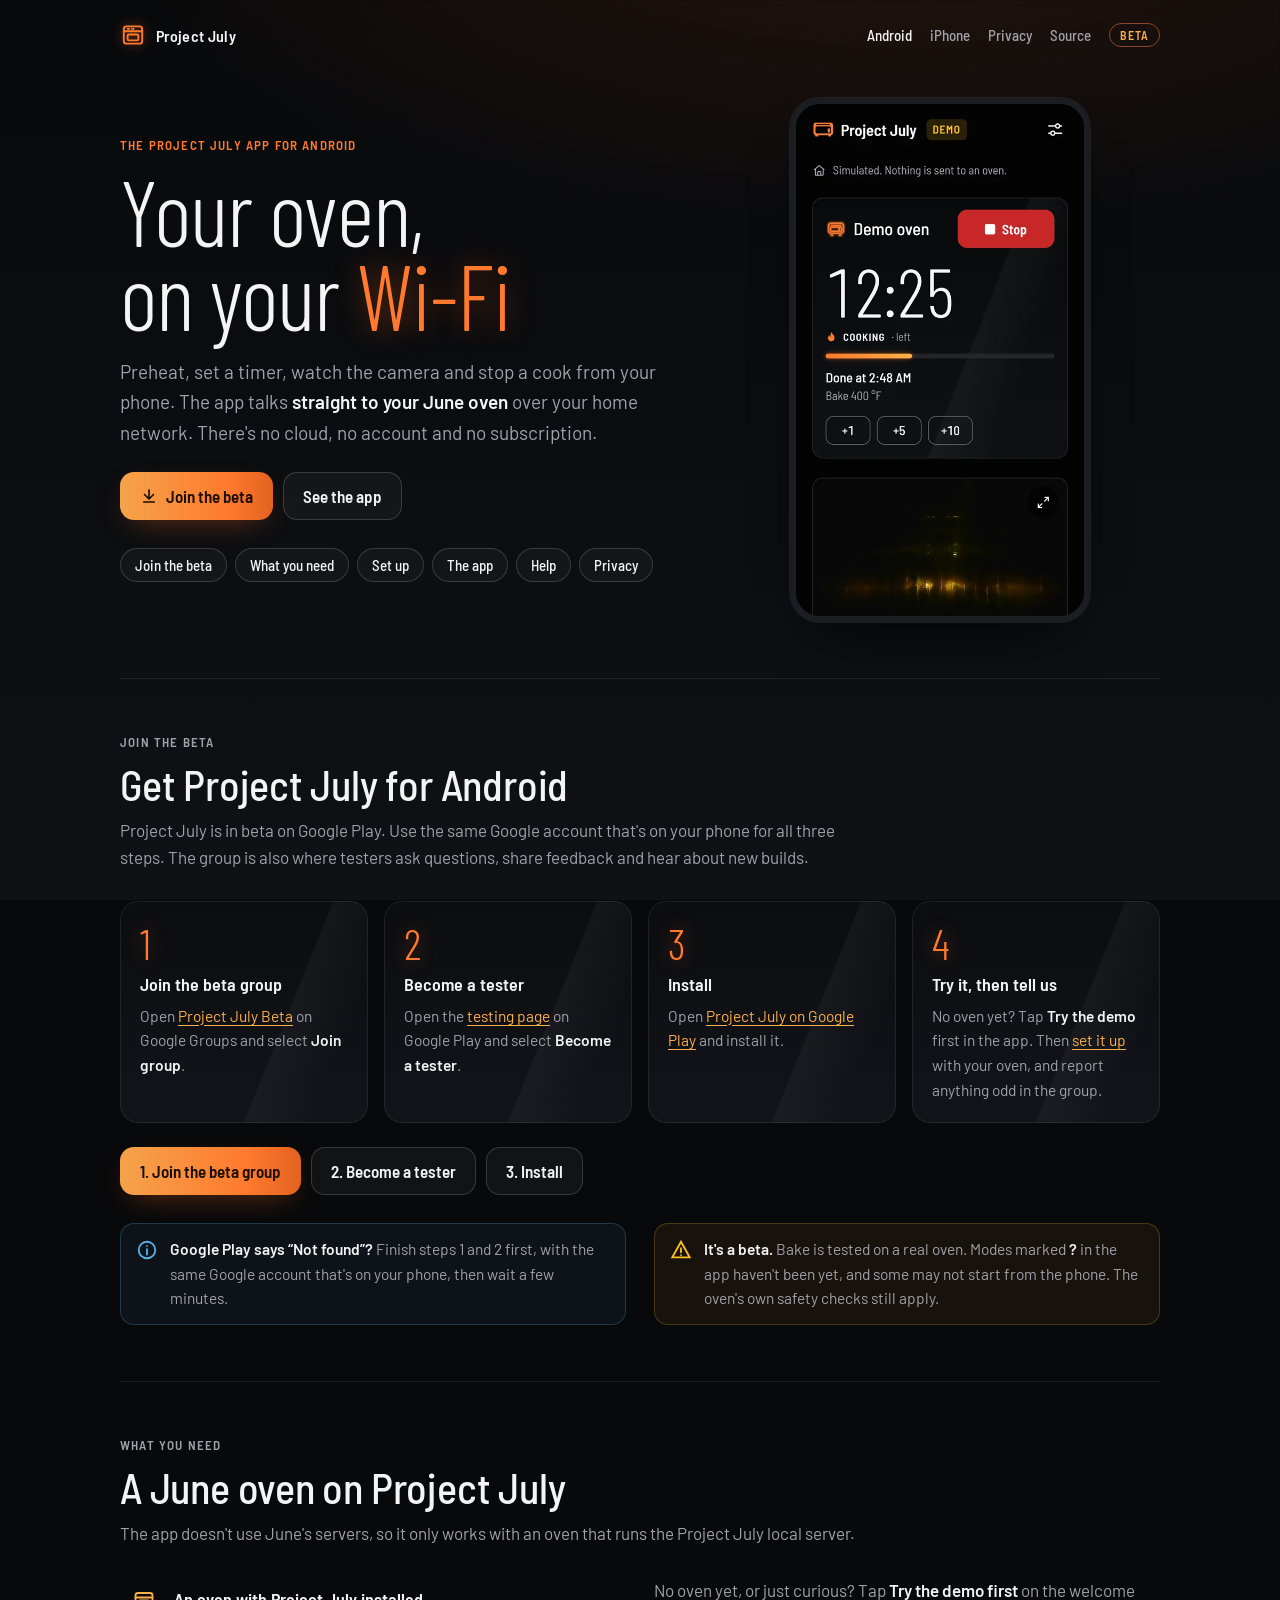
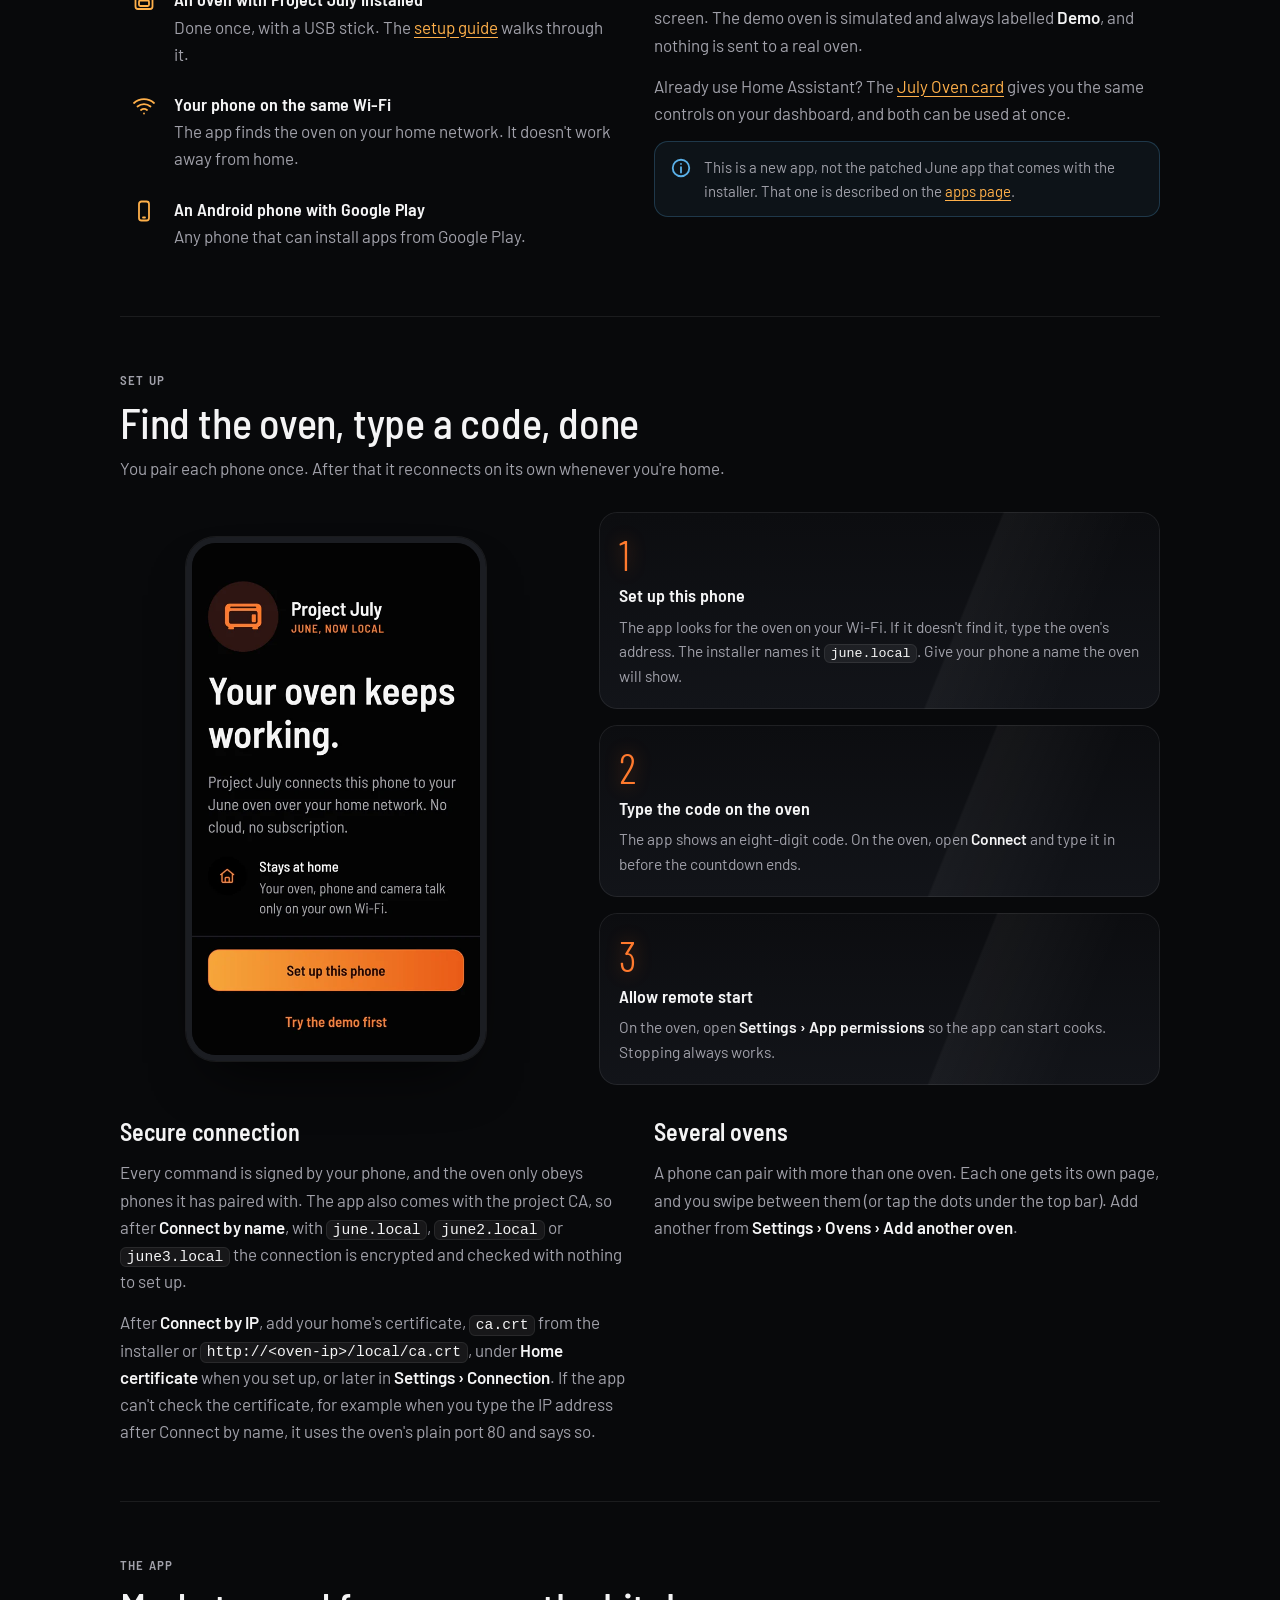
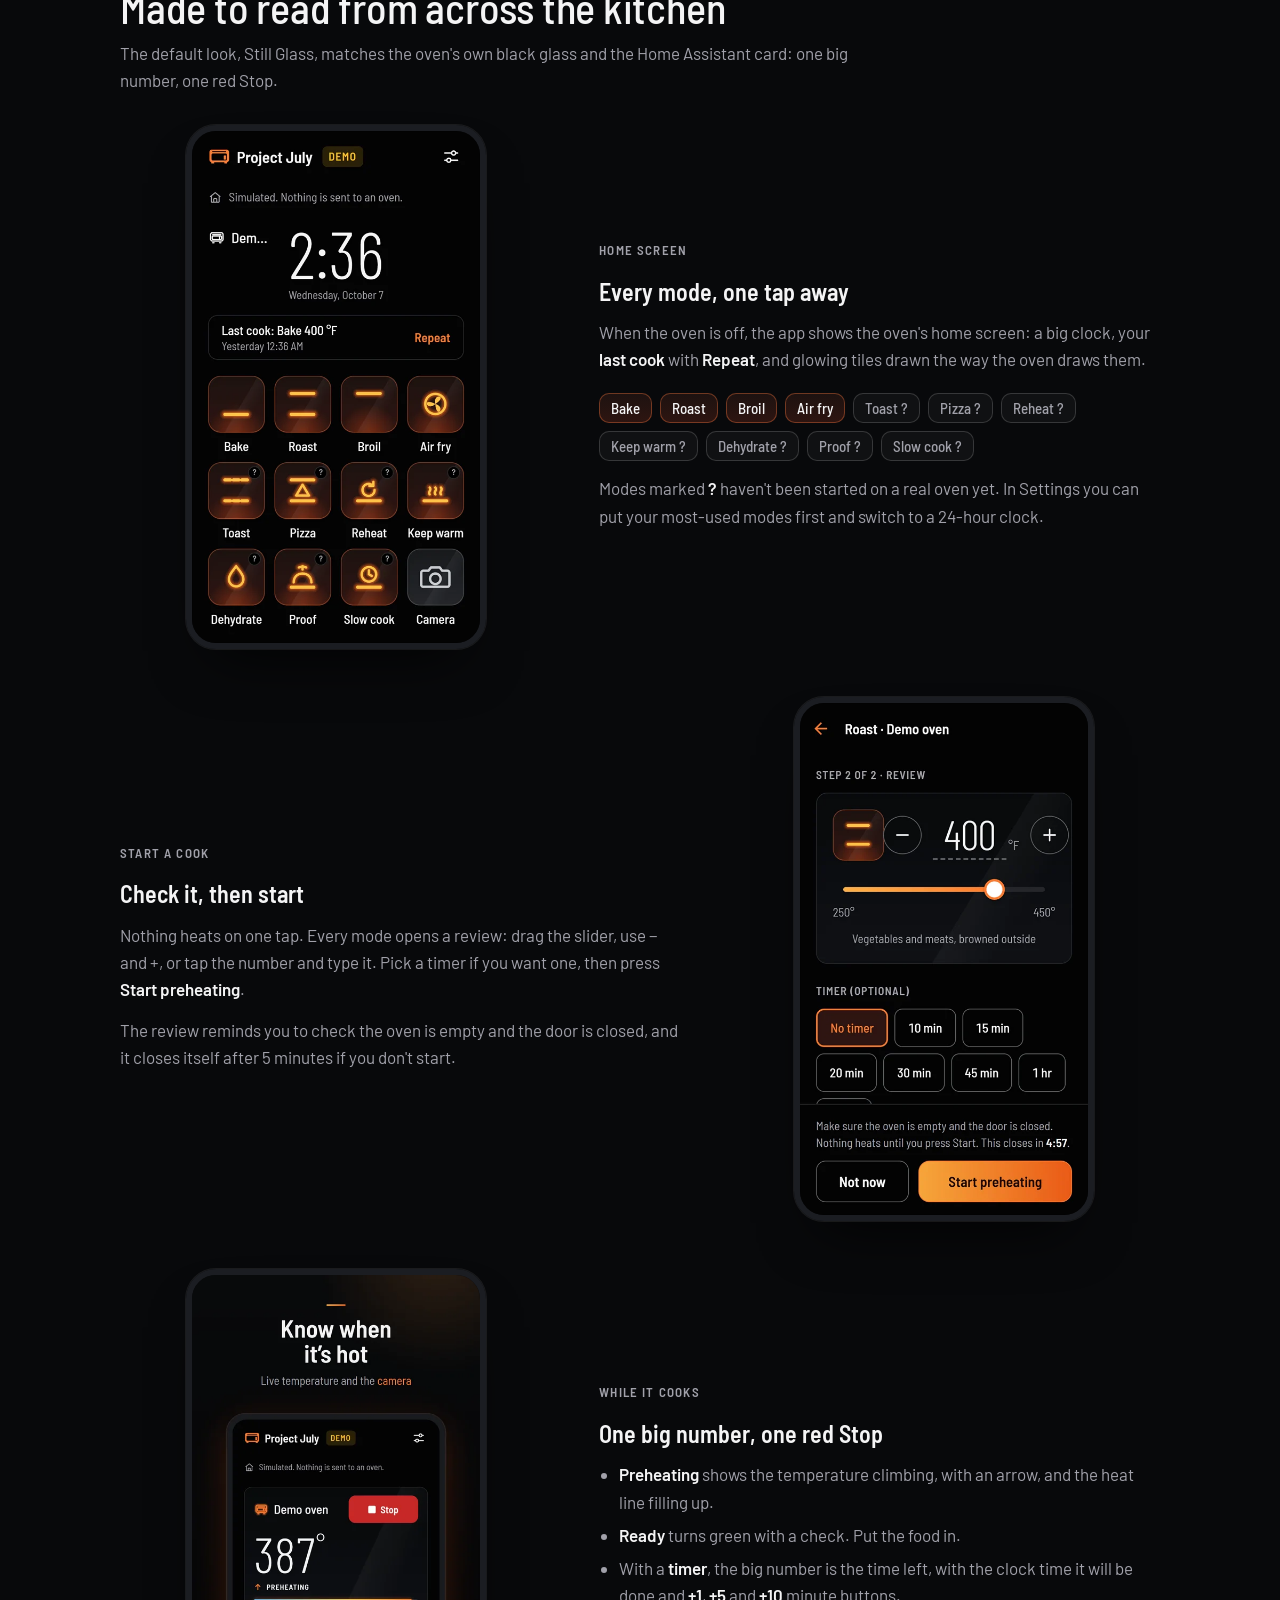
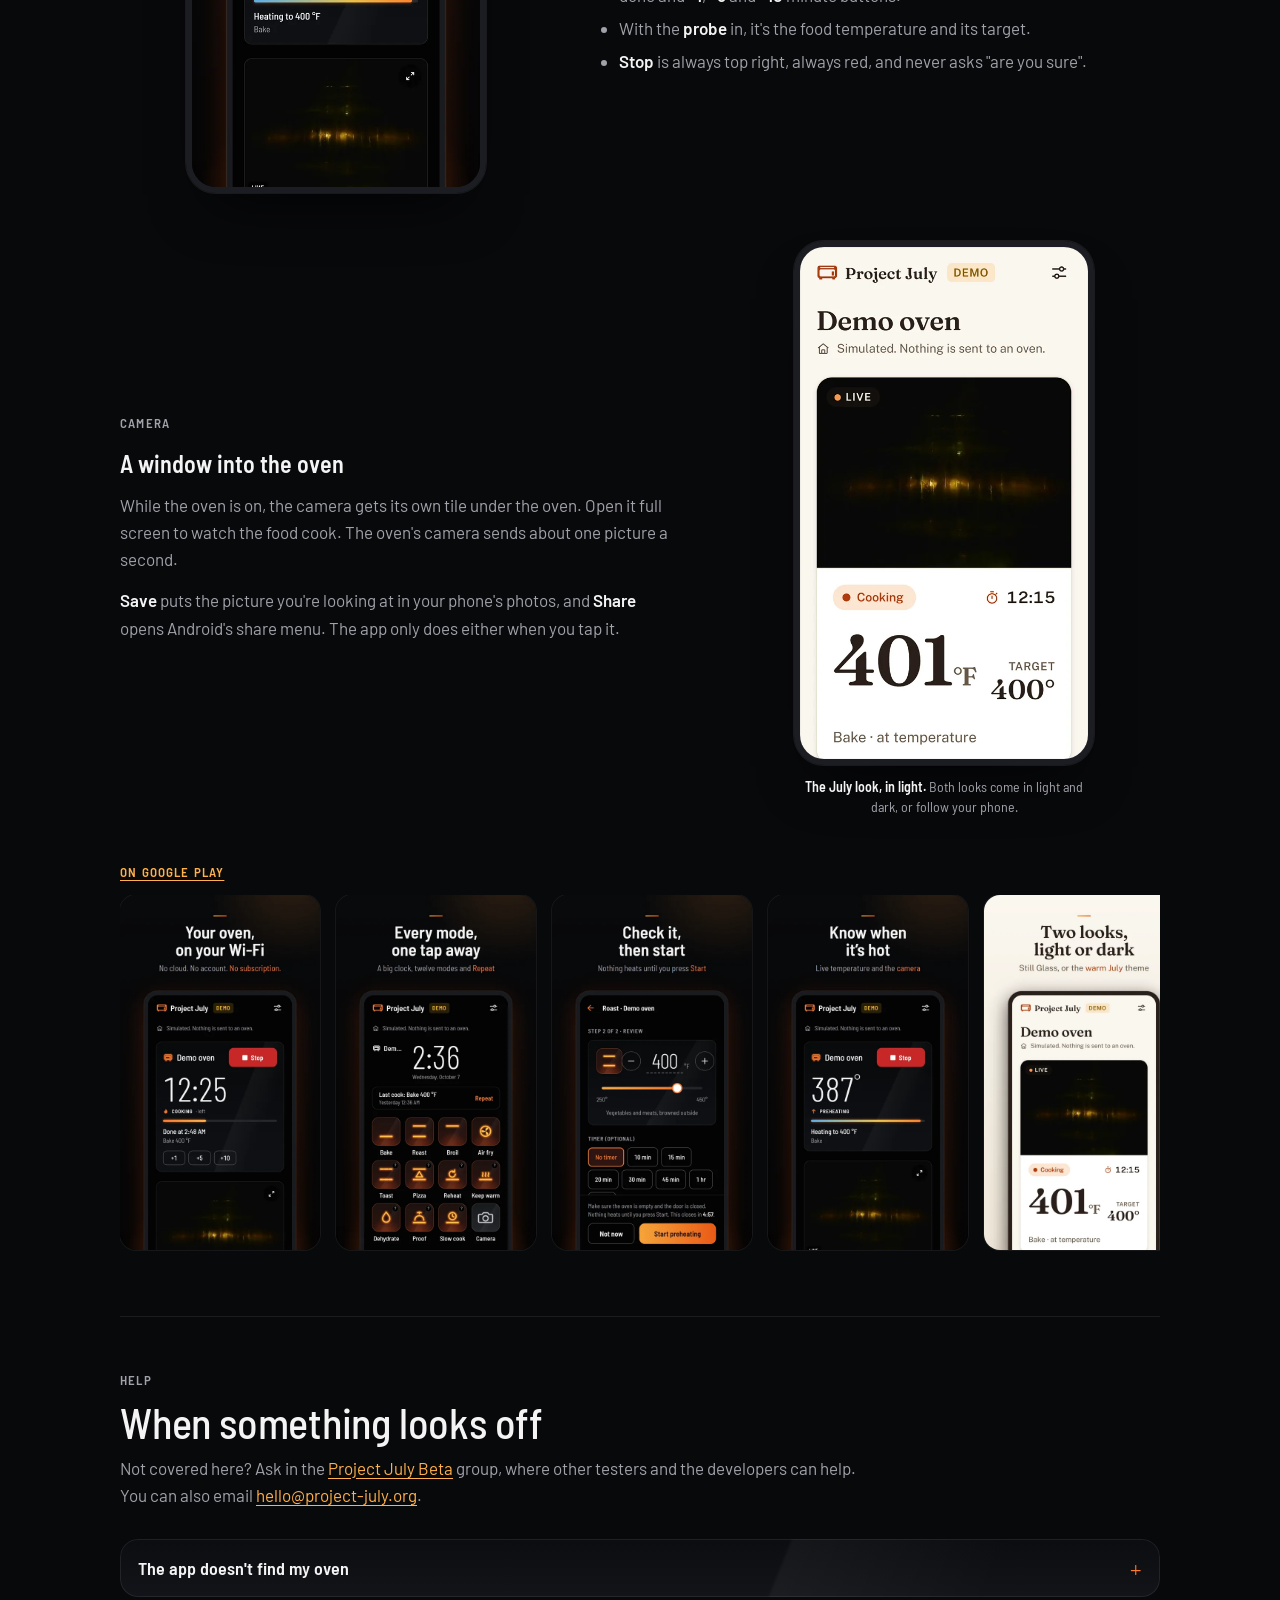
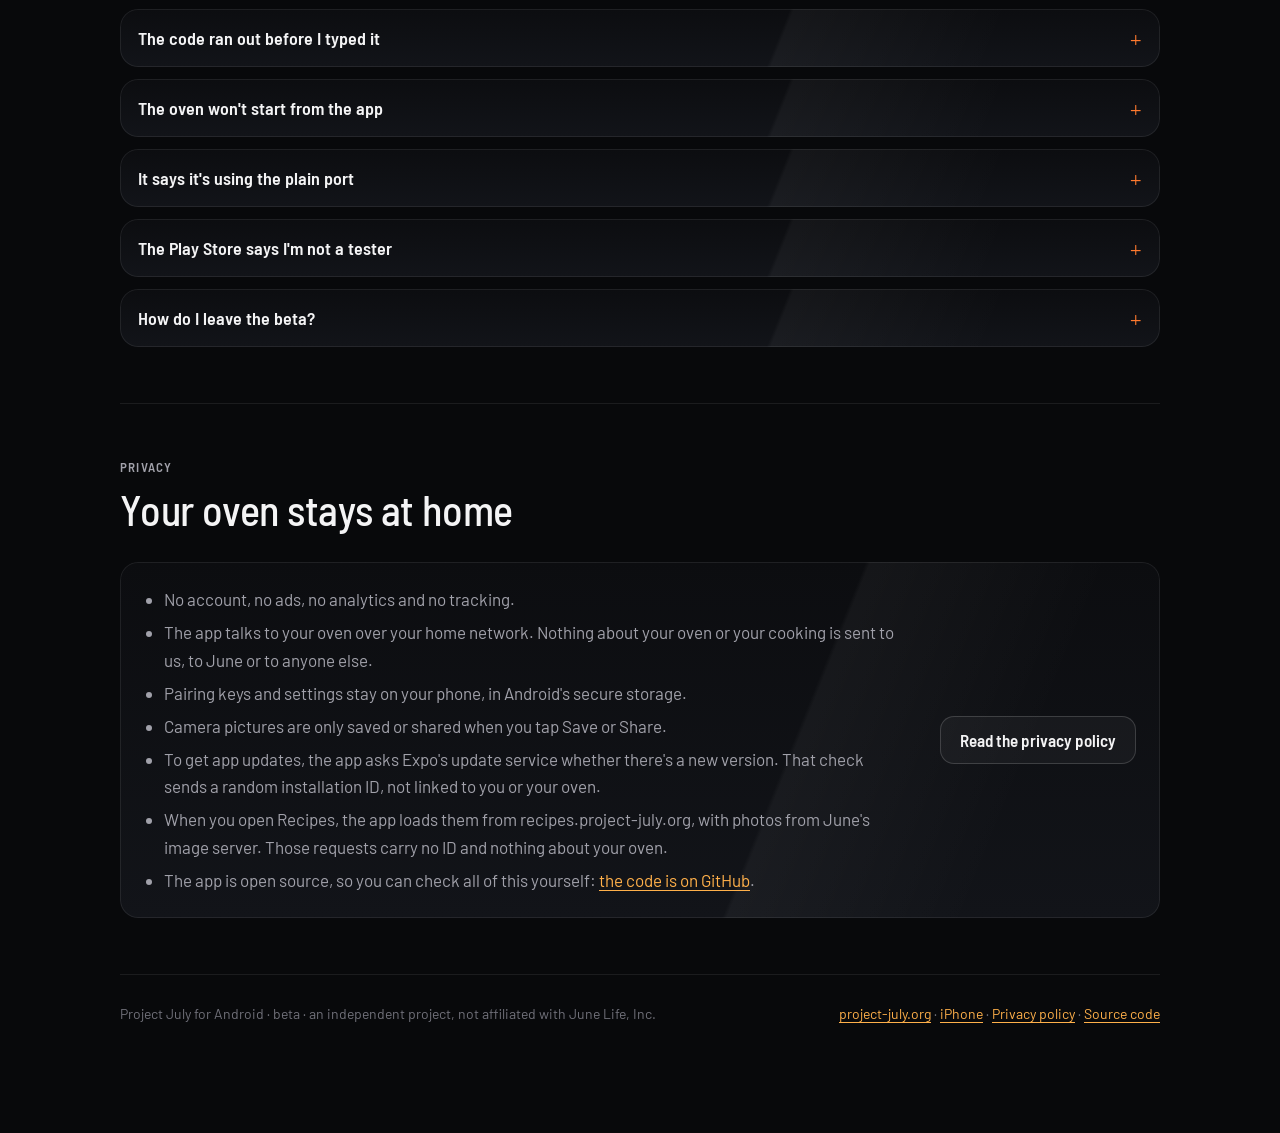
<file: public/android/index.html>
<!doctype html>
<html lang="en">
<head>
<meta charset="utf-8">
<meta name="viewport" content="width=device-width, initial-scale=1">
<title>Project July for Android — Project July</title>
<meta name="description" content="The Project July app for Android: preheat, set timers, watch the camera and stop a cook on your June oven over your home Wi-Fi, with no cloud and no account. Join the beta on Google Play.">
<meta name="theme-color" content="#08090b">
<link rel="canonical" href="https://project-july.org/android/">
<link rel="icon" href="../assets/project-july-mark.svg" type="image/svg+xml">
<link rel="apple-touch-icon" href="../apple-touch-icon.png">

<!-- Link previews -->
<meta property="og:type" content="website">
<meta property="og:site_name" content="Project July">
<meta property="og:url" content="https://project-july.org/android/">
<meta property="og:title" content="Project July for Android: join the beta">
<meta property="og:description" content="Run your June oven from your phone, over your own home Wi-Fi. No cloud, no account, no subscription.">
<meta property="og:image" content="https://project-july.org/assets/app/feature-graphic.png">
<meta property="og:image:alt" content="Project July, June now local: the app's cooking screen with 12:25 left, a red Stop button and +1, +5 and +10 minute buttons.">
<meta property="og:locale" content="en_US">
<meta name="twitter:card" content="summary_large_image">
<link rel="preconnect" href="https://fonts.googleapis.com">
<link rel="preconnect" href="https://fonts.gstatic.com" crossorigin>
<link rel="stylesheet" href="https://fonts.googleapis.com/css2?family=Barlow:wght@400;500;600&family=Barlow+Condensed:wght@300;400;500&family=Barlow+Semi+Condensed:wght@400;500;600&display=swap">
<link rel="stylesheet" href="../css/app-pages.css">
</head>
<body>

<div class="wrap">
  <header class="top">
    <a class="brand" href="../" aria-label="Project July, home">
      <svg viewBox="0 0 24 24" fill="none" stroke="currentColor" stroke-width="1.75" stroke-linecap="round" stroke-linejoin="round" aria-hidden="true"><rect x="3.5" y="4" width="17" height="16" rx="2.5"/><path d="M3.5 8.5h17M7 6.3h1.5M11 6.3h1.5"/><rect x="7" y="11.5" width="10" height="5.5" rx="1.2"/></svg>
      Project July
    </a>
    <nav class="top-links" aria-label="App pages">
      <a href="./" aria-current="page">Android</a>
      <a href="../ios/">iPhone</a>
      <a href="/clients/privacy" class="hide-sm">Privacy</a>
      <a href="https://github.com/prj-july/project-july-app" class="hide-sm">Source</a>
      <span class="ver beta">Beta</span>
    </nav>
  </header>

  <div class="hero">
    <div>
      <div class="lab ember">The Project July app for Android</div>
      <h1 style="margin-top:14px">Your oven, on your <em>Wi‑Fi</em></h1>
      <p class="lede">Preheat, set a timer, watch the camera and stop a cook from your phone. The app talks <b>straight to your June oven</b> over your home network. There's no cloud, no account and no subscription.</p>
      <div class="btns">
        <a class="btn" href="#beta"><svg viewBox="0 0 24 24" fill="none" stroke="currentColor" stroke-width="2.2" stroke-linecap="round" stroke-linejoin="round" aria-hidden="true"><path d="M12 4v12M6 10l6 6 6-6M5 20h14"/></svg>Join the beta</a>
        <a class="btn ghost" href="#tour">See the app</a>
      </div>
      <nav class="jump" aria-label="Sections">
        <a href="#beta">Join the beta</a><a href="#needs">What you need</a><a href="#setup">Set up</a><a href="#tour">The app</a><a href="#help">Help</a><a href="#privacy">Privacy</a>
      </nav>
    </div>
    <figure class="phone glow"><img src="../assets/app/cooking.webp" width="540" height="960" alt="The app while cooking: Demo oven with a red Stop button, 12:25 left, Cooking, done at 2:48 AM, Bake 400 °F, buttons to add 1, 5 or 10 minutes, and the camera tile below."></figure>
  </div>

  <section id="beta">
    <div class="sec-head">
      <div class="lab">Join the beta</div>
      <h2>Get Project July for Android</h2>
      <p>Project July is in beta on Google Play. Use the same Google account that's on your phone for all three steps. The group is also where testers ask questions, share feedback and hear about new builds.</p>
    </div>
    <!-- Closed beta: all three links, in this order. Once the app is in open testing
         or production, replace the steps, buttons and note with only the store link. -->
    <ol class="steps">
      <li class="glass"><b>Join the beta group</b><span>Open <a href="https://groups.google.com/g/prj-july-beta/about">Project July Beta</a> on Google Groups and select <b>Join group</b>.</span></li>
      <li class="glass"><b>Become a tester</b><span>Open the <a href="https://play.google.com/apps/testing/org.projectjuly.oven">testing page</a> on Google Play and select <b>Become a tester</b>.</span></li>
      <li class="glass"><b>Install</b><span>Open <a href="https://play.google.com/store/apps/details?id=org.projectjuly.oven">Project July on Google Play</a> and install it.</span></li>
      <li class="glass"><b>Try it, then tell us</b><span>No oven yet? Tap <b>Try the demo</b> first in the app. Then <a href="#setup">set it up</a> with your oven, and report anything odd in the group.</span></li>
    </ol>
    <div class="btns">
      <a class="btn" href="https://groups.google.com/g/prj-july-beta/about">1. Join the beta group</a>
      <a class="btn ghost" href="https://play.google.com/apps/testing/org.projectjuly.oven">2. Become a tester</a>
      <a class="btn ghost" href="https://play.google.com/store/apps/details?id=org.projectjuly.oven">3. Install</a>
    </div>
    <div class="two" style="margin-top:28px">
      <div class="note cool" role="note"><svg viewBox="0 0 24 24" fill="none" stroke="currentColor" stroke-width="2" stroke-linecap="round" aria-hidden="true"><circle cx="12" cy="12" r="9"/><path d="M12 11v6M12 7.5v.01"/></svg><div><b>Google Play says “Not found”?</b> Finish steps 1 and 2 first, with the same Google account that's on your phone, then wait a few minutes.</div></div>
      <div class="note" role="note"><svg viewBox="0 0 24 24" fill="none" stroke="currentColor" stroke-width="2" stroke-linecap="round" aria-hidden="true"><path d="M12 3 2.5 20h19z"/><path d="M12 10v4.5M12 17.5v.01"/></svg><div><b>It's a beta.</b> Bake is tested on a real oven. Modes marked <b>?</b> in the app haven't been yet, and some may not start from the phone. The oven's own safety checks still apply.</div></div>
    </div>
  </section>

  <section id="needs">
    <div class="sec-head">
      <div class="lab">What you need</div>
      <h2>A June oven on Project July</h2>
      <p>The app doesn't use June's servers, so it only works with an oven that runs the Project July local server.</p>
    </div>
    <div class="two">
      <ul class="feats">
        <li><svg viewBox="0 0 24 24" fill="none" stroke="currentColor" stroke-width="1.8" stroke-linecap="round" stroke-linejoin="round" aria-hidden="true"><rect x="3.5" y="4" width="17" height="16" rx="2.5"/><path d="M3.5 8.5h17"/><rect x="7" y="11.5" width="10" height="5.5" rx="1.2"/></svg><div><b>An oven with Project July installed</b>Done once, with a USB stick. The <a href="../setup/">setup guide</a> walks through it.</div></li>
        <li><svg viewBox="0 0 24 24" fill="none" stroke="currentColor" stroke-width="1.8" stroke-linecap="round" stroke-linejoin="round" aria-hidden="true"><path d="M2 9a15 15 0 0 1 20 0M5.5 12.5a10 10 0 0 1 13 0M9 16a5 5 0 0 1 6 0"/><path d="M12 19.5v.01"/></svg><div><b>Your phone on the same Wi‑Fi</b>The app finds the oven on your home network. It doesn't work away from home.</div></li>
        <li><svg viewBox="0 0 24 24" fill="none" stroke="currentColor" stroke-width="1.8" stroke-linecap="round" stroke-linejoin="round" aria-hidden="true"><rect x="7" y="2.5" width="10" height="19" rx="2.5"/><path d="M11 18.5h2"/></svg><div><b>An Android phone with Google Play</b>Any phone that can install apps from Google Play.</div></li>
      </ul>
      <div class="prose">
        <p>No oven yet, or just curious? Tap <b>Try the demo first</b> on the welcome screen. The demo oven is simulated and always labelled <b>Demo</b>, and nothing is sent to a real oven.</p>
        <p>Already use Home Assistant? The <a href="/clients/ha-card/">July Oven card</a> gives you the same controls on your dashboard, and both can be used at once.</p>
        <p class="note cool" style="font-size:15px"><svg viewBox="0 0 24 24" fill="none" stroke="currentColor" stroke-width="2" stroke-linecap="round" aria-hidden="true"><circle cx="12" cy="12" r="9"/><path d="M12 11v6M12 7.5v.01"/></svg><span>This is a new app, not the patched June app that comes with the installer. That one is described on the <a href="../clients#june-app">apps page</a>.</span></p>
      </div>
    </div>
  </section>

  <section id="setup">
    <div class="sec-head">
      <div class="lab">Set up</div>
      <h2>Find the oven, type a code, done</h2>
      <p>You pair each phone once. After that it reconnects on its own whenever you're home.</p>
    </div>
    <div class="pair">
      <figure class="phone"><img src="../assets/app/welcome.webp" width="540" height="960" loading="lazy" alt="Welcome screen: Your oven keeps working, with Set up this phone and Try the demo first."></figure>
      <ol class="steps three" style="grid-template-columns:minmax(0,1fr)">
        <li class="glass"><b>Set up this phone</b><span>The app looks for the oven on your Wi‑Fi. If it doesn't find it, type the oven's address. The installer names it <code>june.local</code>. Give your phone a name the oven will show.</span></li>
        <li class="glass"><b>Type the code on the oven</b><span>The app shows an eight-digit code. On the oven, open <b>Connect</b> and type it in before the countdown ends.</span></li>
        <li class="glass"><b>Allow remote start</b><span>On the oven, open <b>Settings › App permissions</b> so the app can start cooks. Stopping always works.</span></li>
      </ol>
    </div>
    <div class="two" style="margin-top:28px">
      <div class="prose">
        <h3>Secure connection</h3>
        <p>Every command is signed by your phone, and the oven only obeys phones it has paired with. The app also comes with the project CA, so after <b>Connect by name</b>, with <code>june.local</code>, <code>june2.local</code> or <code>june3.local</code> the connection is encrypted and checked with nothing to set up.</p>
        <p>After <b>Connect by IP</b>, add your home's certificate, <code>ca.crt</code> from the installer or <code>http://&lt;oven-ip&gt;/local/ca.crt</code>, under <b>Home certificate</b> when you set up, or later in <b>Settings › Connection</b>. If the app can't check the certificate, for example when you type the IP address after Connect by name, it uses the oven's plain port 80 and says so.</p>
      </div>
      <div class="prose">
        <h3>Several ovens</h3>
        <p>A phone can pair with more than one oven. Each one gets its own page, and you swipe between them (or tap the dots under the top bar). Add another from <b>Settings › Ovens › Add another oven</b>.</p>
      </div>
    </div>
  </section>

  <section id="tour">
    <div class="sec-head">
      <div class="lab">The app</div>
      <h2>Made to read from across the kitchen</h2>
      <p>The default look, Still Glass, matches the oven's own black glass and the Home Assistant card: one big number, one red Stop.</p>
    </div>

    <div class="pair">
      <figure class="phone"><img src="../assets/app/home.webp" width="540" height="960" loading="lazy" alt="Home screen with the oven off: a big clock, the last cook (Bake 400 °F) with Repeat, and twelve glowing tiles for the cook modes and the camera."></figure>
      <div class="prose">
        <div class="lab">Home screen</div>
        <h3>Every mode, one tap away</h3>
        <p>When the oven is off, the app shows the oven's home screen: a big clock, your <b>last cook</b> with <b>Repeat</b>, and glowing tiles drawn the way the oven draws them.</p>
        <div class="modes"><span class="mode">Bake</span><span class="mode">Roast</span><span class="mode">Broil</span><span class="mode">Air fry</span><span class="mode off">Toast ?</span><span class="mode off">Pizza ?</span><span class="mode off">Reheat ?</span><span class="mode off">Keep warm ?</span><span class="mode off">Dehydrate ?</span><span class="mode off">Proof ?</span><span class="mode off">Slow cook ?</span></div>
        <p>Modes marked <b>?</b> haven't been started on a real oven yet. In Settings you can put your most-used modes first and switch to a 24-hour clock.</p>
      </div>
    </div>

    <div class="pair flip" style="margin-top:48px">
      <div class="prose">
        <div class="lab">Start a cook</div>
        <h3>Check it, then start</h3>
        <p>Nothing heats on one tap. Every mode opens a review: drag the slider, use − and +, or tap the number and type it. Pick a timer if you want one, then press <b>Start preheating</b>.</p>
        <p>The review reminds you to check the oven is empty and the door is closed, and it closes itself after 5 minutes if you don't start.</p>
      </div>
      <figure class="phone"><img src="../assets/app/start.webp" width="540" height="960" loading="lazy" alt="Start review for Roast at 400 °F: minus and plus buttons, a slider from 250 to 450 degrees, timer choices from No timer to 1 hour, and Not now and Start preheating buttons."></figure>
    </div>

    <div class="pair" style="margin-top:48px">
      <figure class="phone"><img src="../assets/app/store-04-preheat.webp" width="540" height="960" loading="lazy" alt="Know when it's hot: the app preheating, with the temperature climbing, the heat line and the camera tile below."></figure>
      <div class="prose">
        <div class="lab">While it cooks</div>
        <h3>One big number, one red Stop</h3>
        <ul>
          <li><b>Preheating</b> shows the temperature climbing, with an arrow, and the heat line filling up.</li>
          <li><b>Ready</b> turns green with a check. Put the food in.</li>
          <li>With a <b>timer</b>, the big number is the time left, with the clock time it will be done and <b>+1</b>, <b>+5</b> and <b>+10</b> minute buttons.</li>
          <li>With the <b>probe</b> in, it's the food temperature and its target.</li>
          <li><b>Stop</b> is always top right, always red, and never asks "are you sure".</li>
        </ul>
      </div>
    </div>

    <div class="pair flip" style="margin-top:48px">
      <div class="prose">
        <div class="lab">Camera</div>
        <h3>A window into the oven</h3>
        <p>While the oven is on, the camera gets its own tile under the oven. Open it full screen to watch the food cook. The oven's camera sends about one picture a second.</p>
        <p><b>Save</b> puts the picture you're looking at in your phone's photos, and <b>Share</b> opens Android's share menu. The app only does either when you tap it.</p>
      </div>
      <figure class="phone"><img src="../assets/app/july-light.webp" width="540" height="960" loading="lazy" alt="The July theme in light mode: the camera above a large 401 °F reading and the 400 degree target."><figcaption><b>The July look, in light.</b> Both looks come in light and dark, or follow your phone.</figcaption></figure>
    </div>

    <div style="margin-top:48px">
      <div class="lab" style="margin-bottom:14px"><a href="https://play.google.com/store/apps/details?id=org.projectjuly.oven">On Google Play</a></div>
      <div class="gallery" tabindex="0" aria-label="Store screenshots, scroll sideways">
        <img src="../assets/app/store-01-cooking.webp" width="540" height="960" loading="lazy" alt="Your oven, on your Wi-Fi. No cloud, no account, no subscription. The cooking screen.">
        <img src="../assets/app/store-02-home.webp" width="540" height="960" loading="lazy" alt="Every mode, one tap away. The home screen with the clock, last cook and mode tiles.">
        <img src="../assets/app/store-03-start.webp" width="540" height="960" loading="lazy" alt="Check it, then start. The review before a cook.">
        <img src="../assets/app/store-04-preheat.webp" width="540" height="960" loading="lazy" alt="Know when it's hot. The preheating screen.">
        <img src="../assets/app/store-05-july-light.webp" width="540" height="960" loading="lazy" alt="Two looks, light or dark. The July theme in light.">
      </div>
    </div>
  </section>

  <section id="help">
    <div class="sec-head">
      <div class="lab">Help</div>
      <h2>When something looks off</h2>
      <p>Not covered here? Ask in the <a href="https://groups.google.com/g/prj-july-beta/about">Project July Beta</a> group, where other testers and the developers can help. You can also email <a href="mailto:hello@project-july.org">hello@project-july.org</a>.</p>
    </div>
    <div class="faq">
      <details class="glass"><summary>The app doesn't find my oven</summary><div>
        <p>Check that the phone is on your home Wi‑Fi, not mobile data or a guest network, and that the oven shows it's connected. Then type the address yourself: <code>june.local</code>, or the oven's IP address from your router.</p>
        <p>If the address works in the phone's browser (it opens june-local's status page) but not in the app, post in the <a href="https://groups.google.com/g/prj-july-beta/about">Project July Beta</a> group.</p>
      </div></details>
      <details class="glass"><summary>The code ran out before I typed it</summary><div>
        <p>Go back and start pairing again for a fresh code. Open the oven's <b>Connect</b> screen first, so it's ready when the code appears.</p>
      </div></details>
      <details class="glass"><summary>The oven won't start from the app</summary><div>
        <p>The app says why in plain words. Most often:</p>
        <ul>
          <li><b>Remote start is off.</b> On the oven, open Settings › App permissions and turn it on.</li>
          <li><b>The door is open</b>, or there's food or a probe inside. Close it, or take it out before preheating.</li>
          <li><b>The mode is marked ?</b>, and the oven may not start that one from a phone yet. Start it on the oven.</li>
        </ul>
      </div></details>
      <details class="glass"><summary>It says it's using the plain port</summary><div>
        <p>The app couldn't check the oven's certificate. Commands are still signed and only paired phones are obeyed, but the link isn't encrypted. After Connect by name, use <code>june.local</code> (or <code>june2.local</code>, <code>june3.local</code>) as the address instead of the IP. After Connect by IP, add <code>ca.crt</code> under <b>Settings › Connection › Home certificate</b>. Then check the connection again.</p>
      </div></details>
      <details class="glass"><summary>The Play Store says I'm not a tester</summary><div>
        <p>Join <a href="https://groups.google.com/g/prj-july-beta/about">the beta group</a> with the Google account your phone uses, wait a few minutes, then open the <a href="https://play.google.com/apps/testing/org.projectjuly.oven">testing page</a> again and select <b>Become a tester</b>. If you have several Google accounts on the phone, switch to that one in the Play Store.</p>
      </div></details>
      <details class="glass"><summary>How do I leave the beta?</summary><div>
        <p>On the <a href="https://play.google.com/apps/testing/org.projectjuly.oven">testing page</a>, select <b>Leave the program</b>, then uninstall the app. You can also leave the Google group.</p>
      </div></details>
    </div>
  </section>

  <section id="privacy">
    <div class="sec-head">
      <div class="lab">Privacy</div>
      <h2>Your oven stays at home</h2>
    </div>
    <div class="glass privacy-box">
      <ul>
        <li>No account, no ads, no analytics and no tracking.</li>
        <li>The app talks to your oven over your home network. Nothing about your oven or your cooking is sent to us, to June or to anyone else.</li>
        <li>Pairing keys and settings stay on your phone, in Android's secure storage.</li>
        <li>Camera pictures are only saved or shared when you tap Save or Share.</li>
        <li>To get app updates, the app asks Expo's update service whether there's a new version. That check sends a random installation ID, not linked to you or your oven.</li>
        <li>When you open Recipes, the app loads them from recipes.project-july.org, with photos from June's image server. Those requests carry no ID and nothing about your oven.</li>
        <li>The app is open source, so you can check all of this yourself: <a href="https://github.com/prj-july/project-july-app">the code is on GitHub</a>.</li>
      </ul>
      <a class="btn ghost" href="/clients/privacy">Read the privacy policy</a>
    </div>
  </section>

  <footer>
    <span>Project July for Android · beta · an independent project, not affiliated with June Life, Inc.</span>
    <span><a href="../">project-july.org</a> · <a href="../ios/">iPhone</a> · <a href="/clients/privacy">Privacy policy</a> · <a href="https://github.com/prj-july/project-july-app">Source code</a></span>
  </footer>
</div>

</body>
</html>
</file>
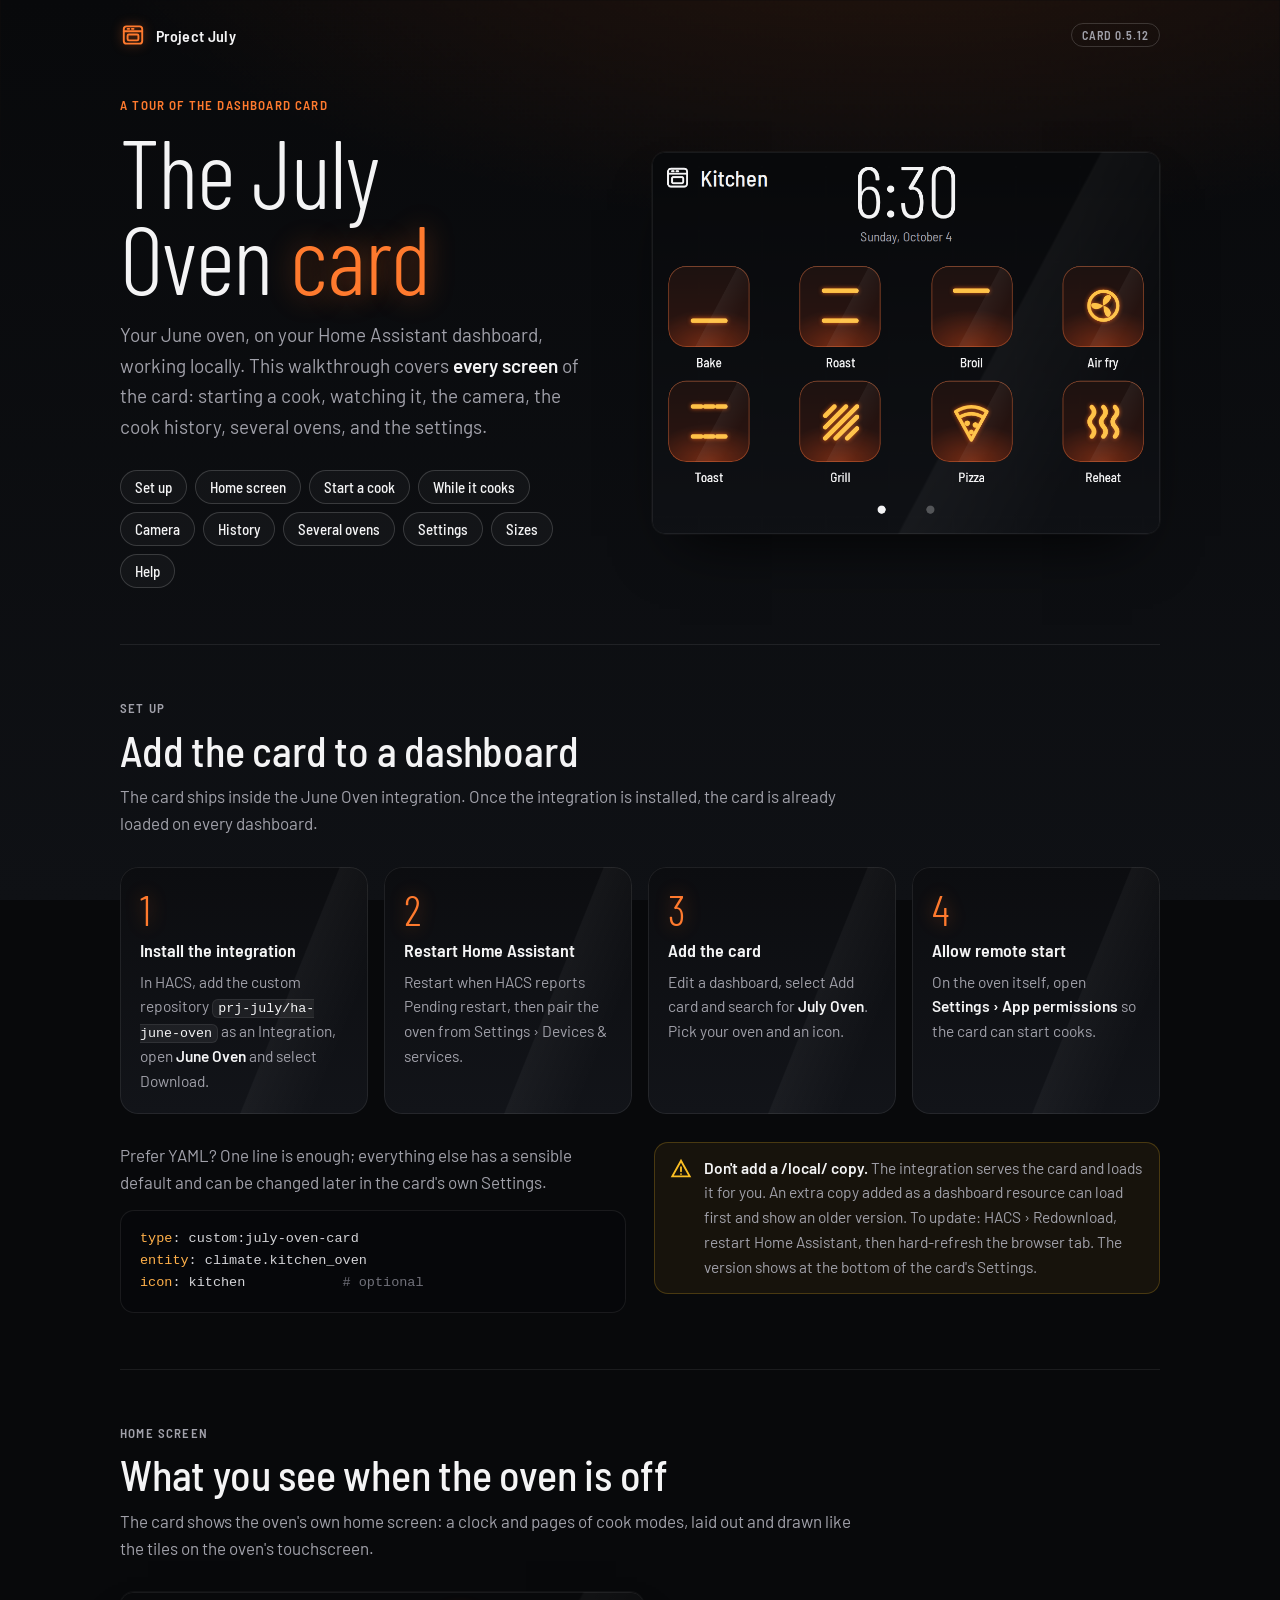
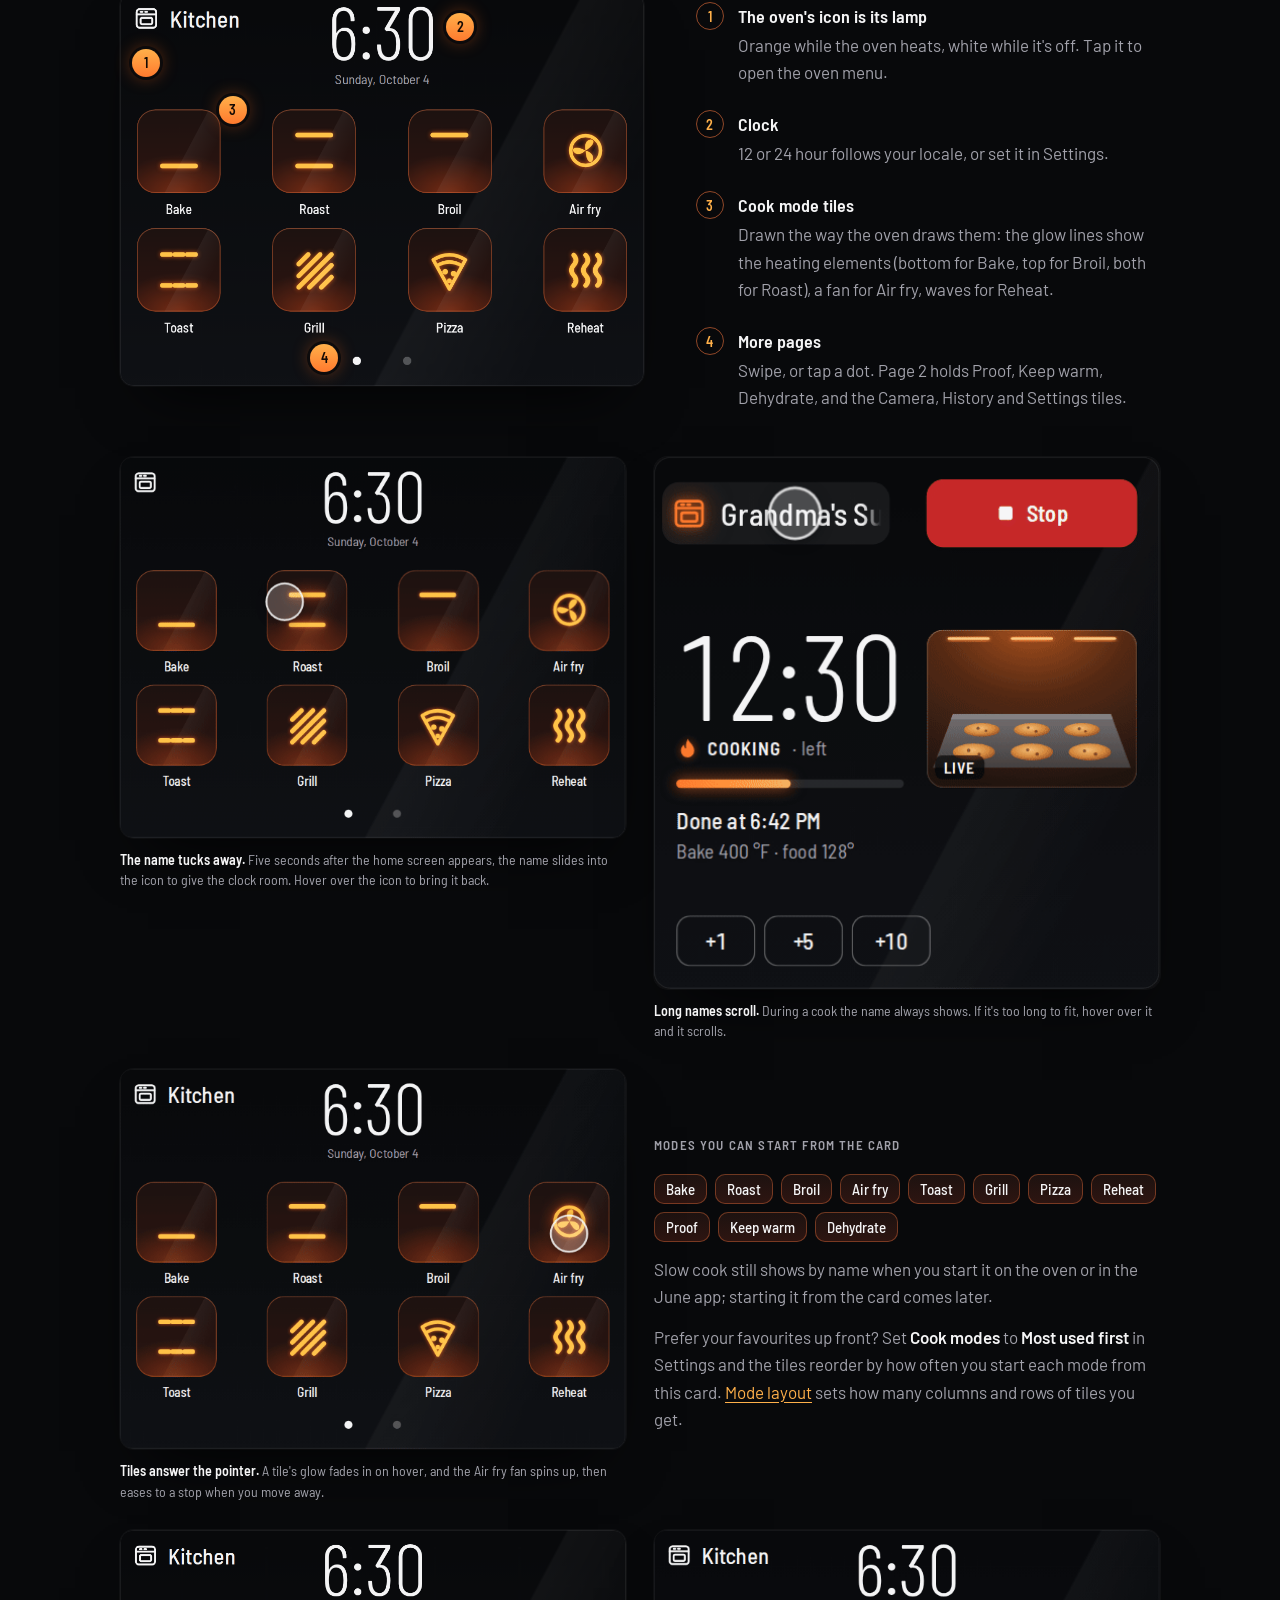
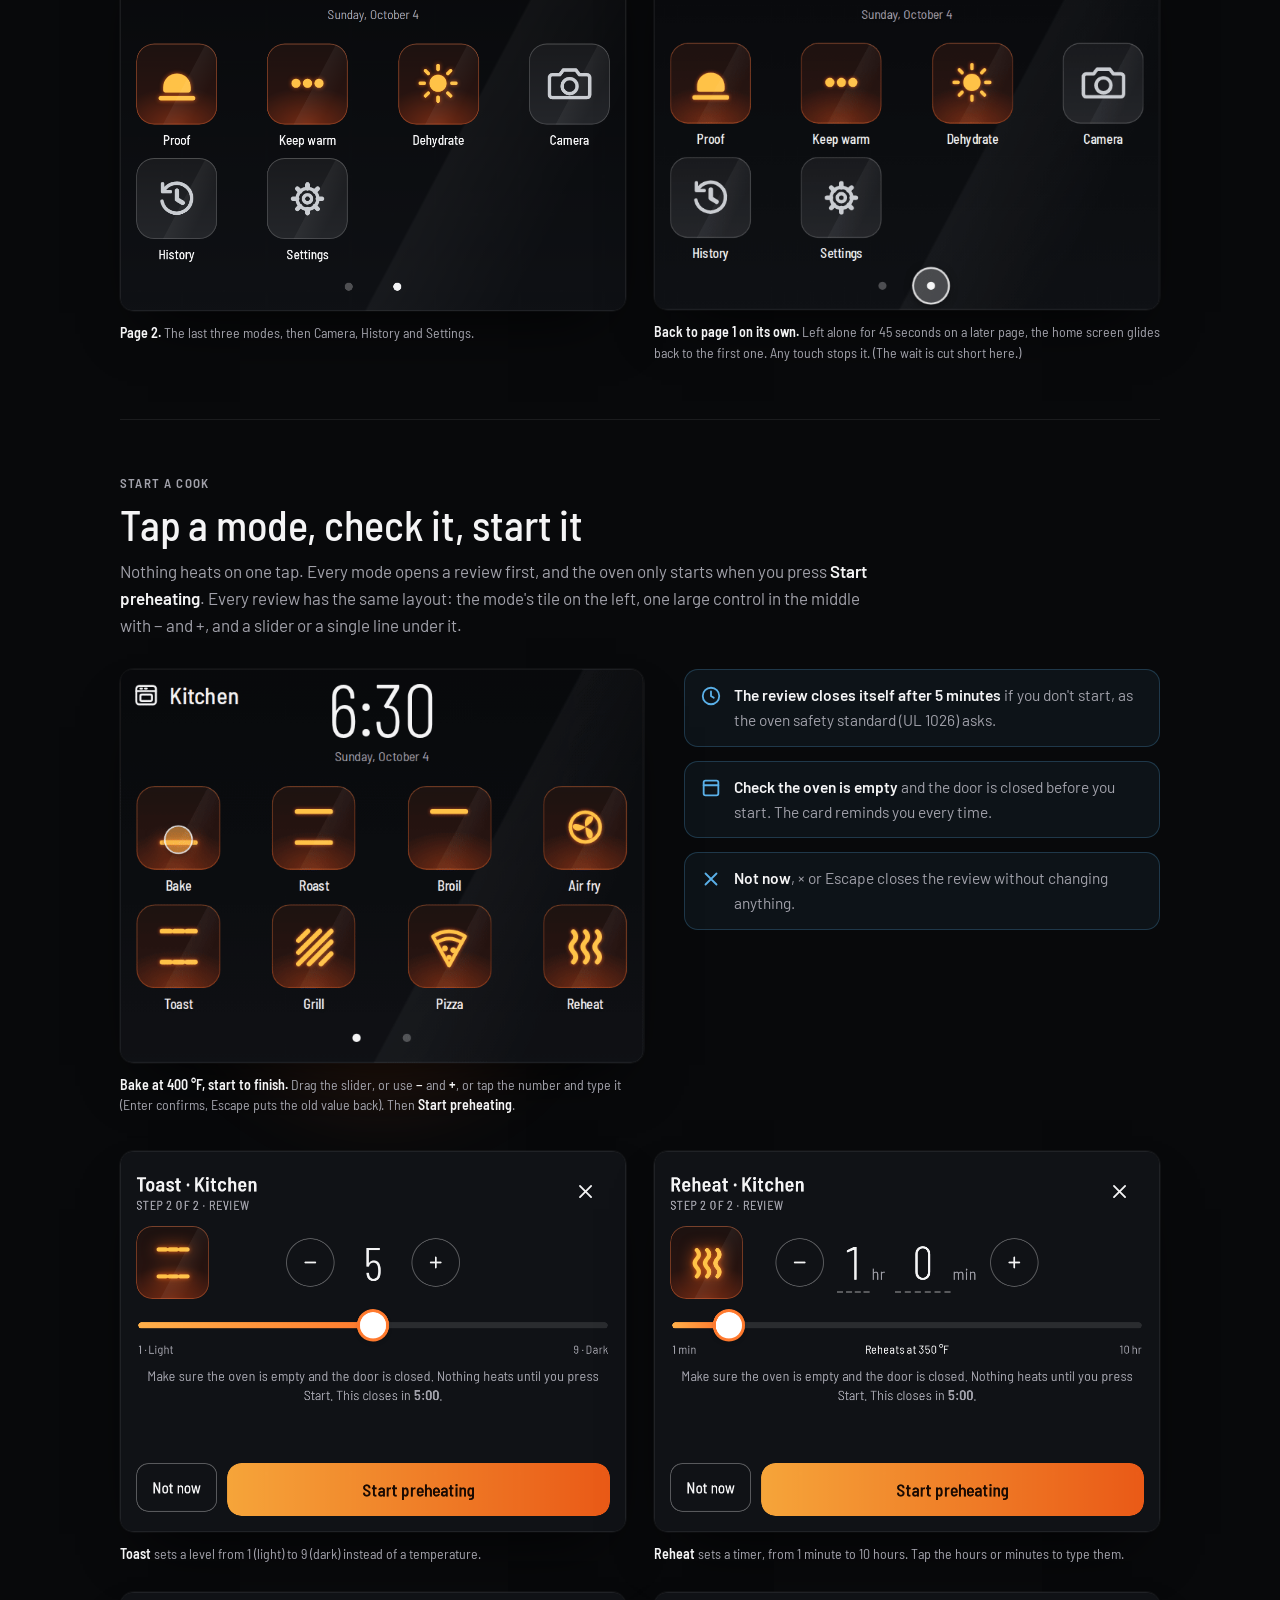
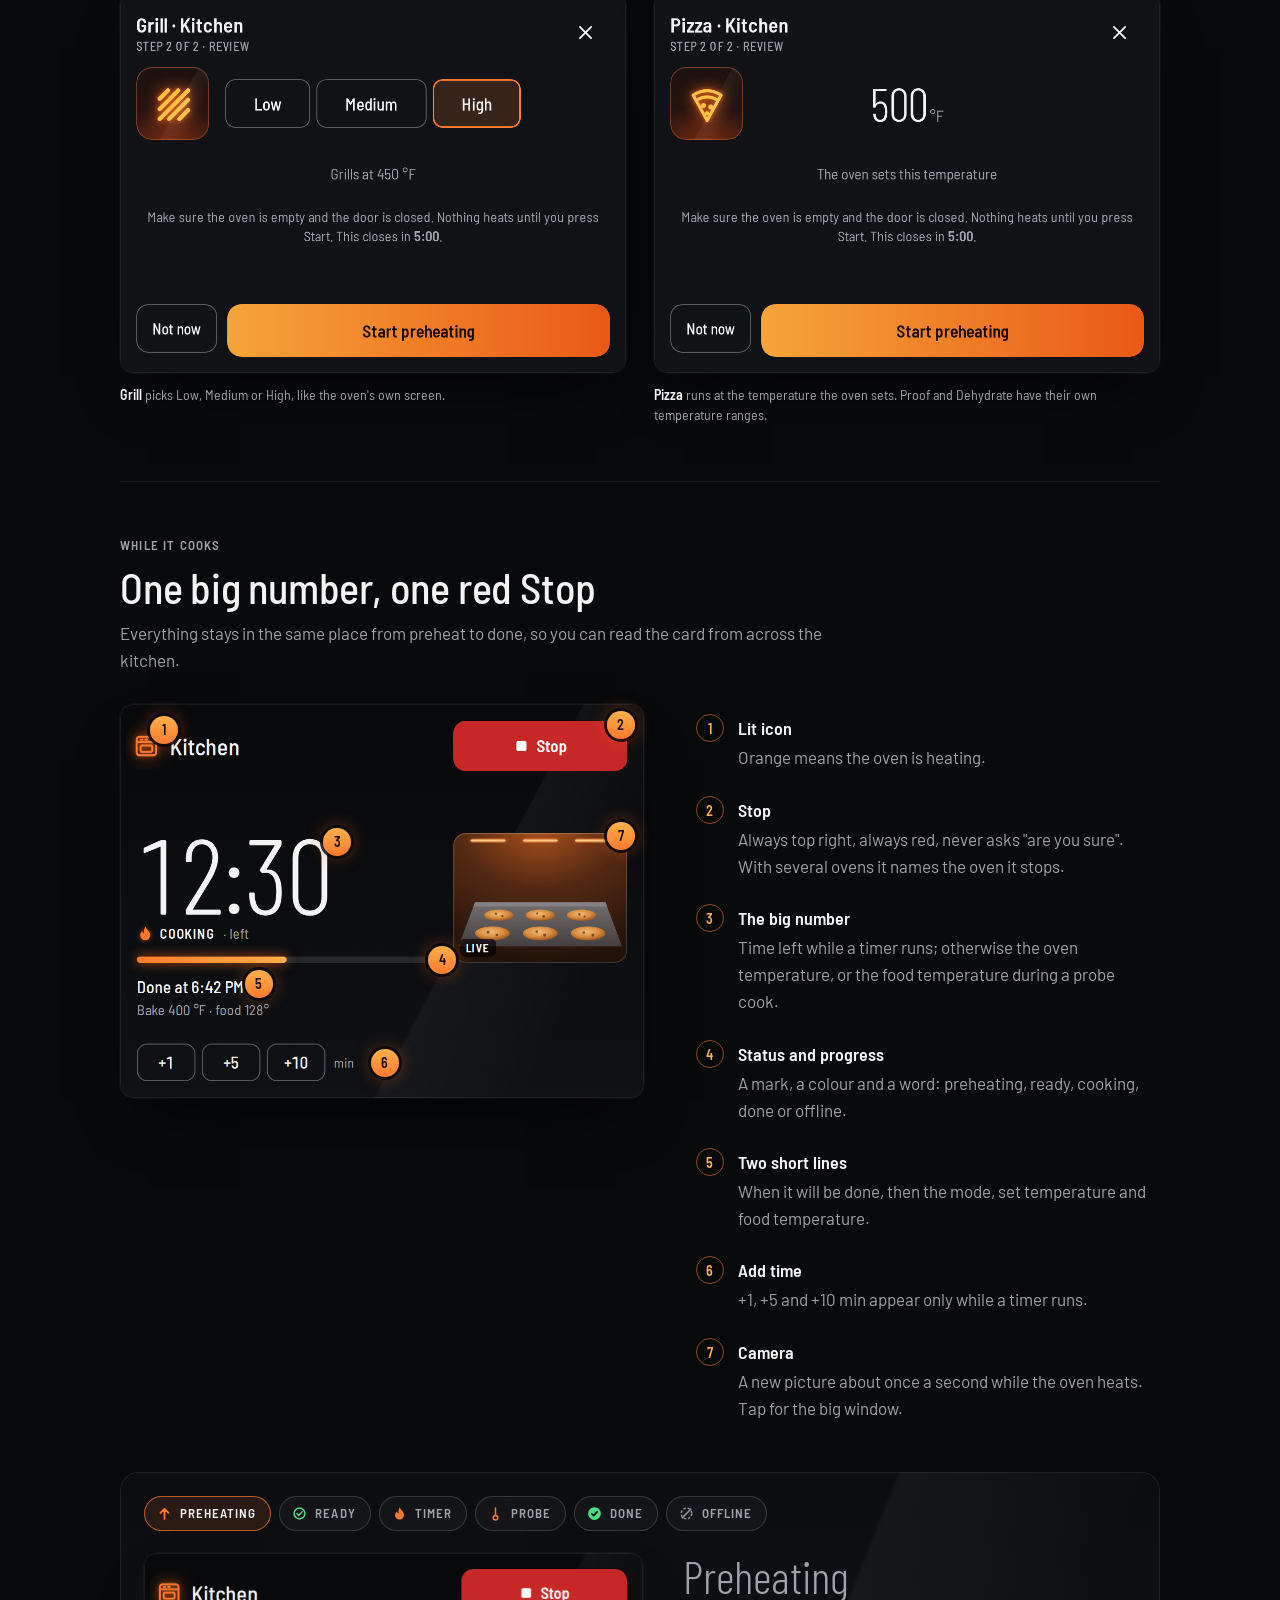
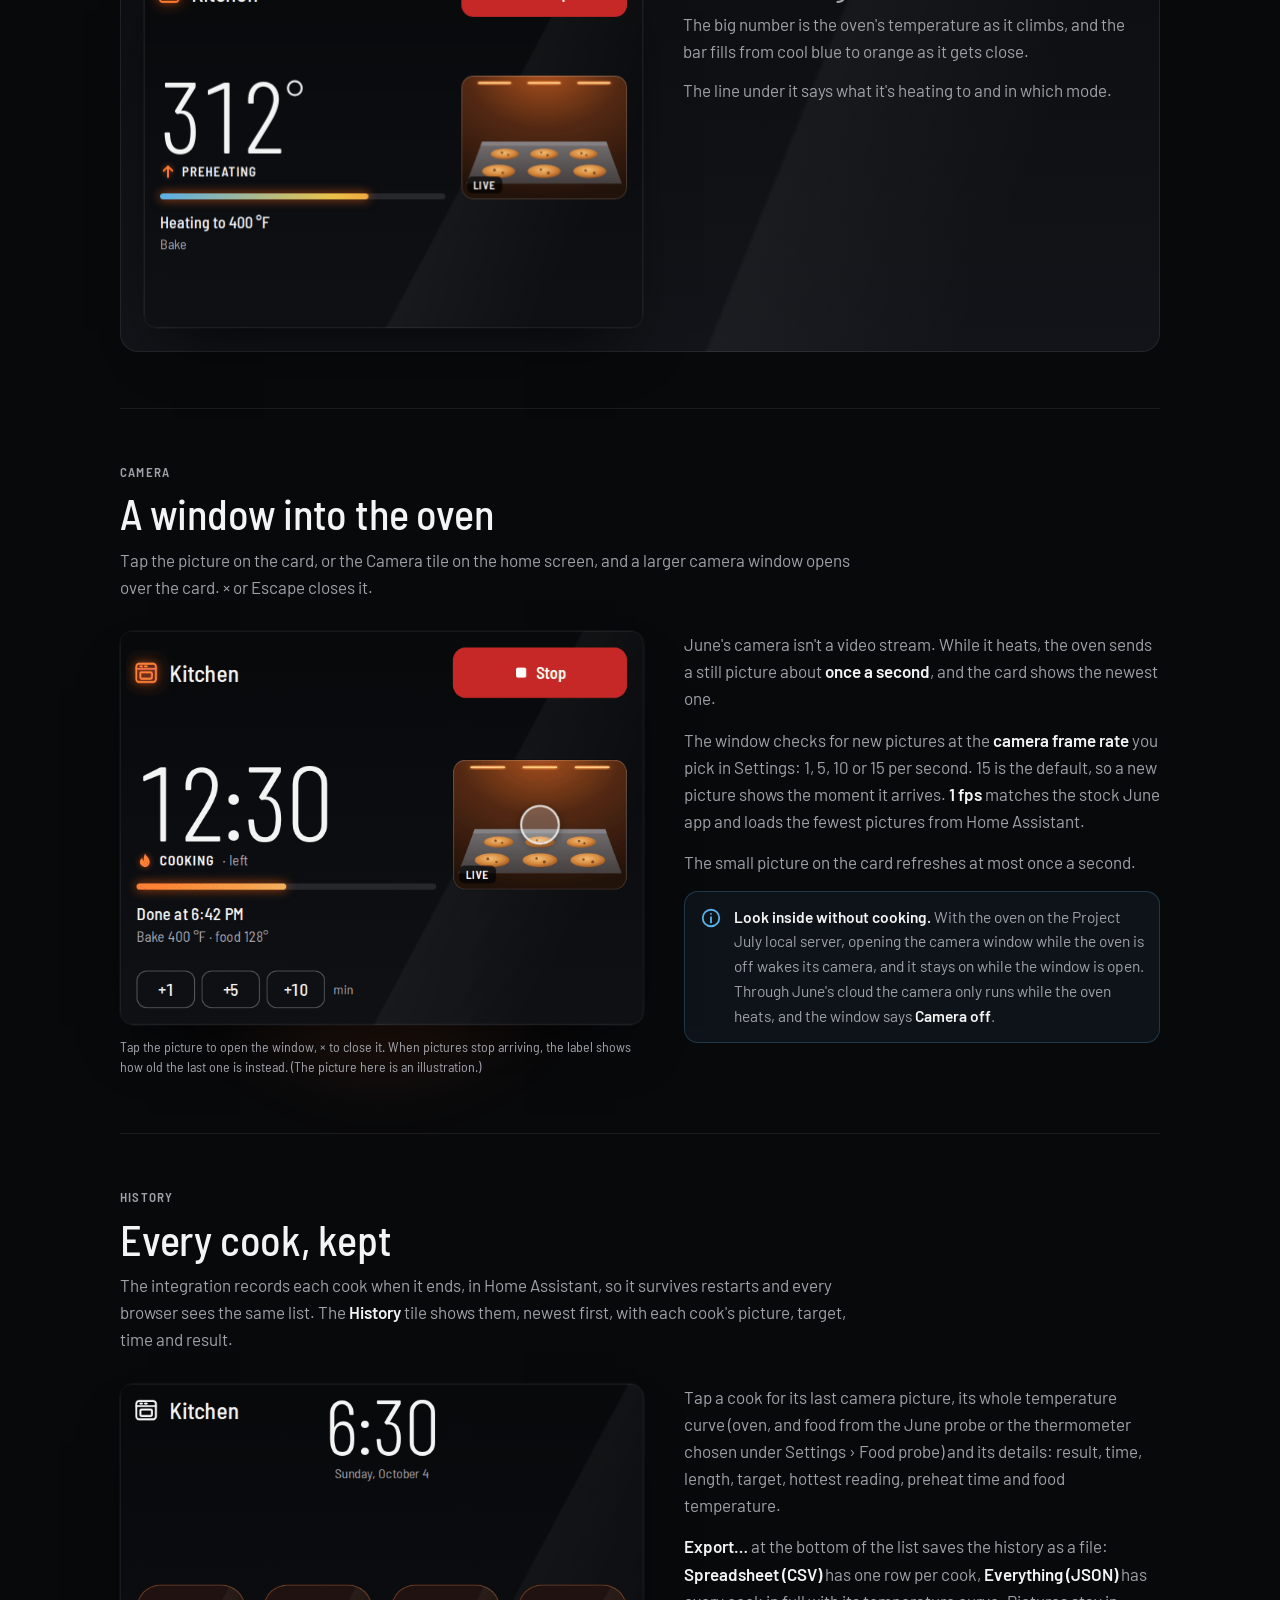
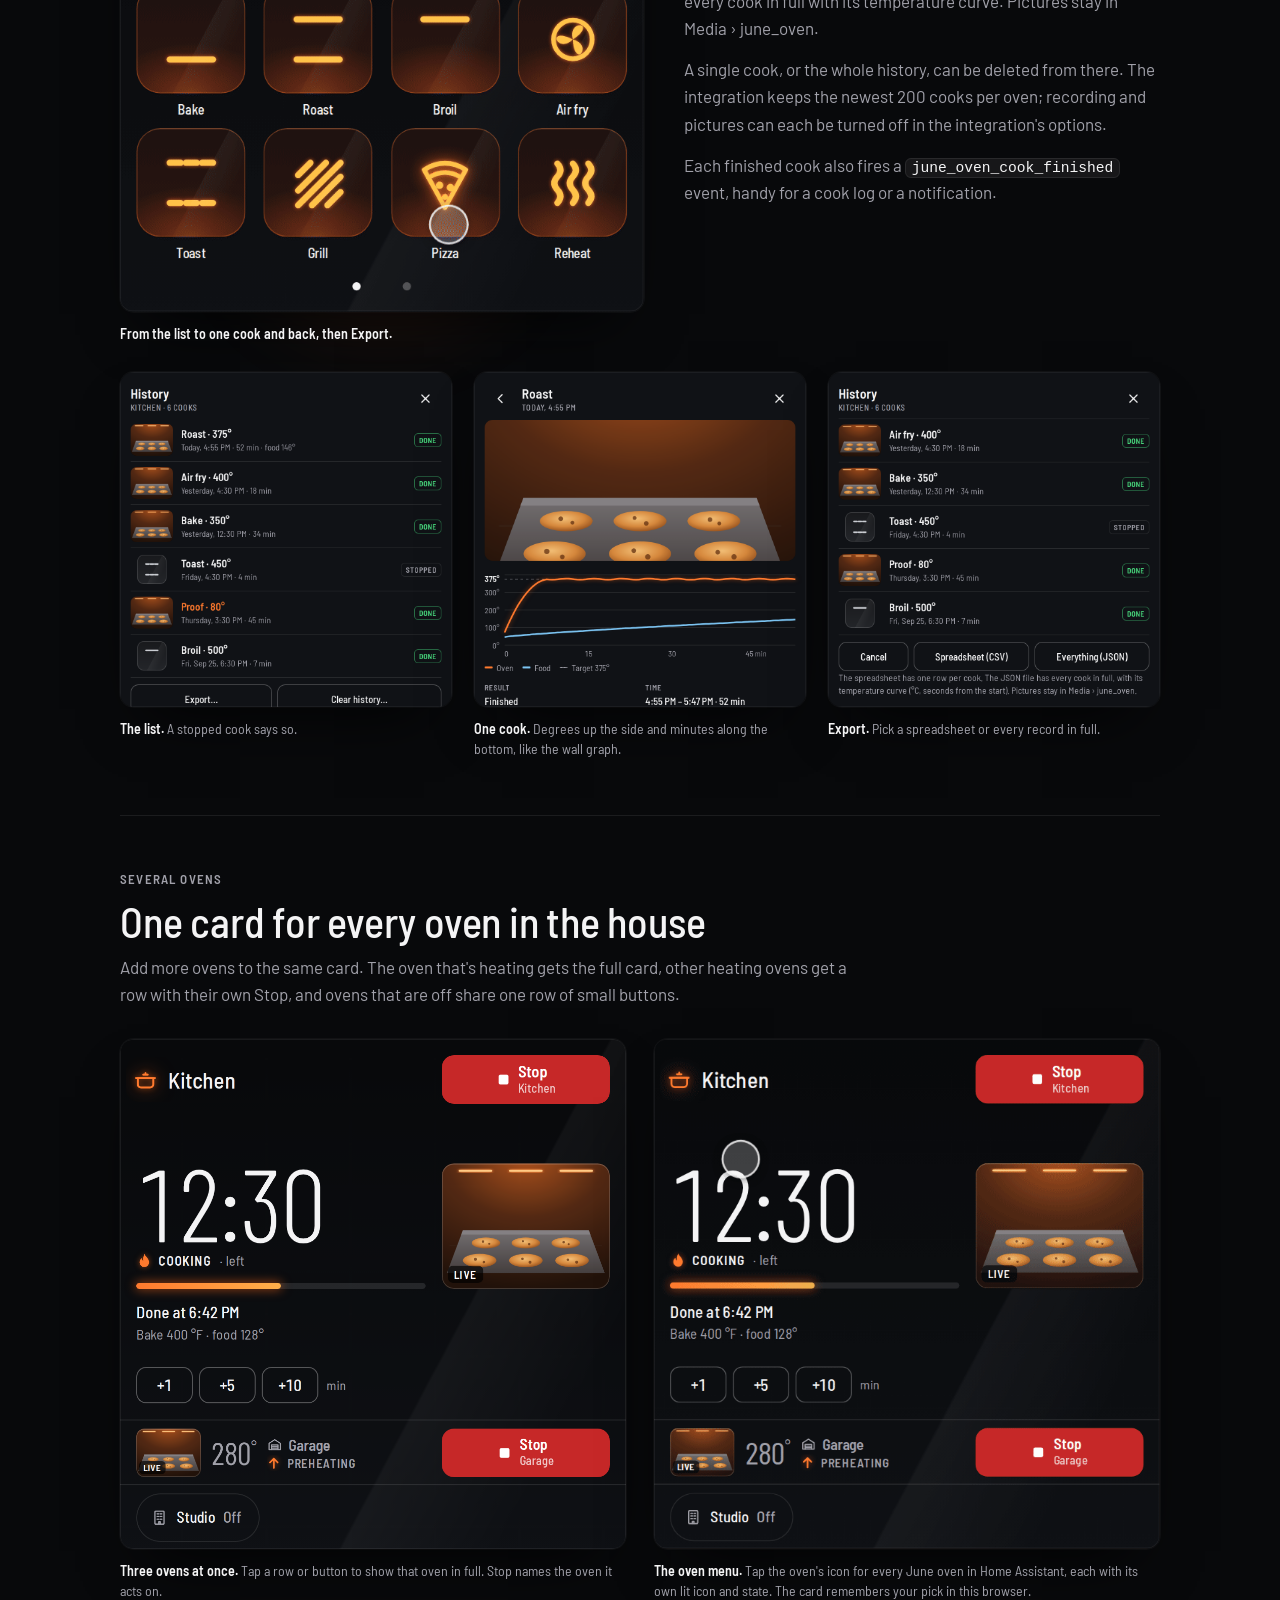
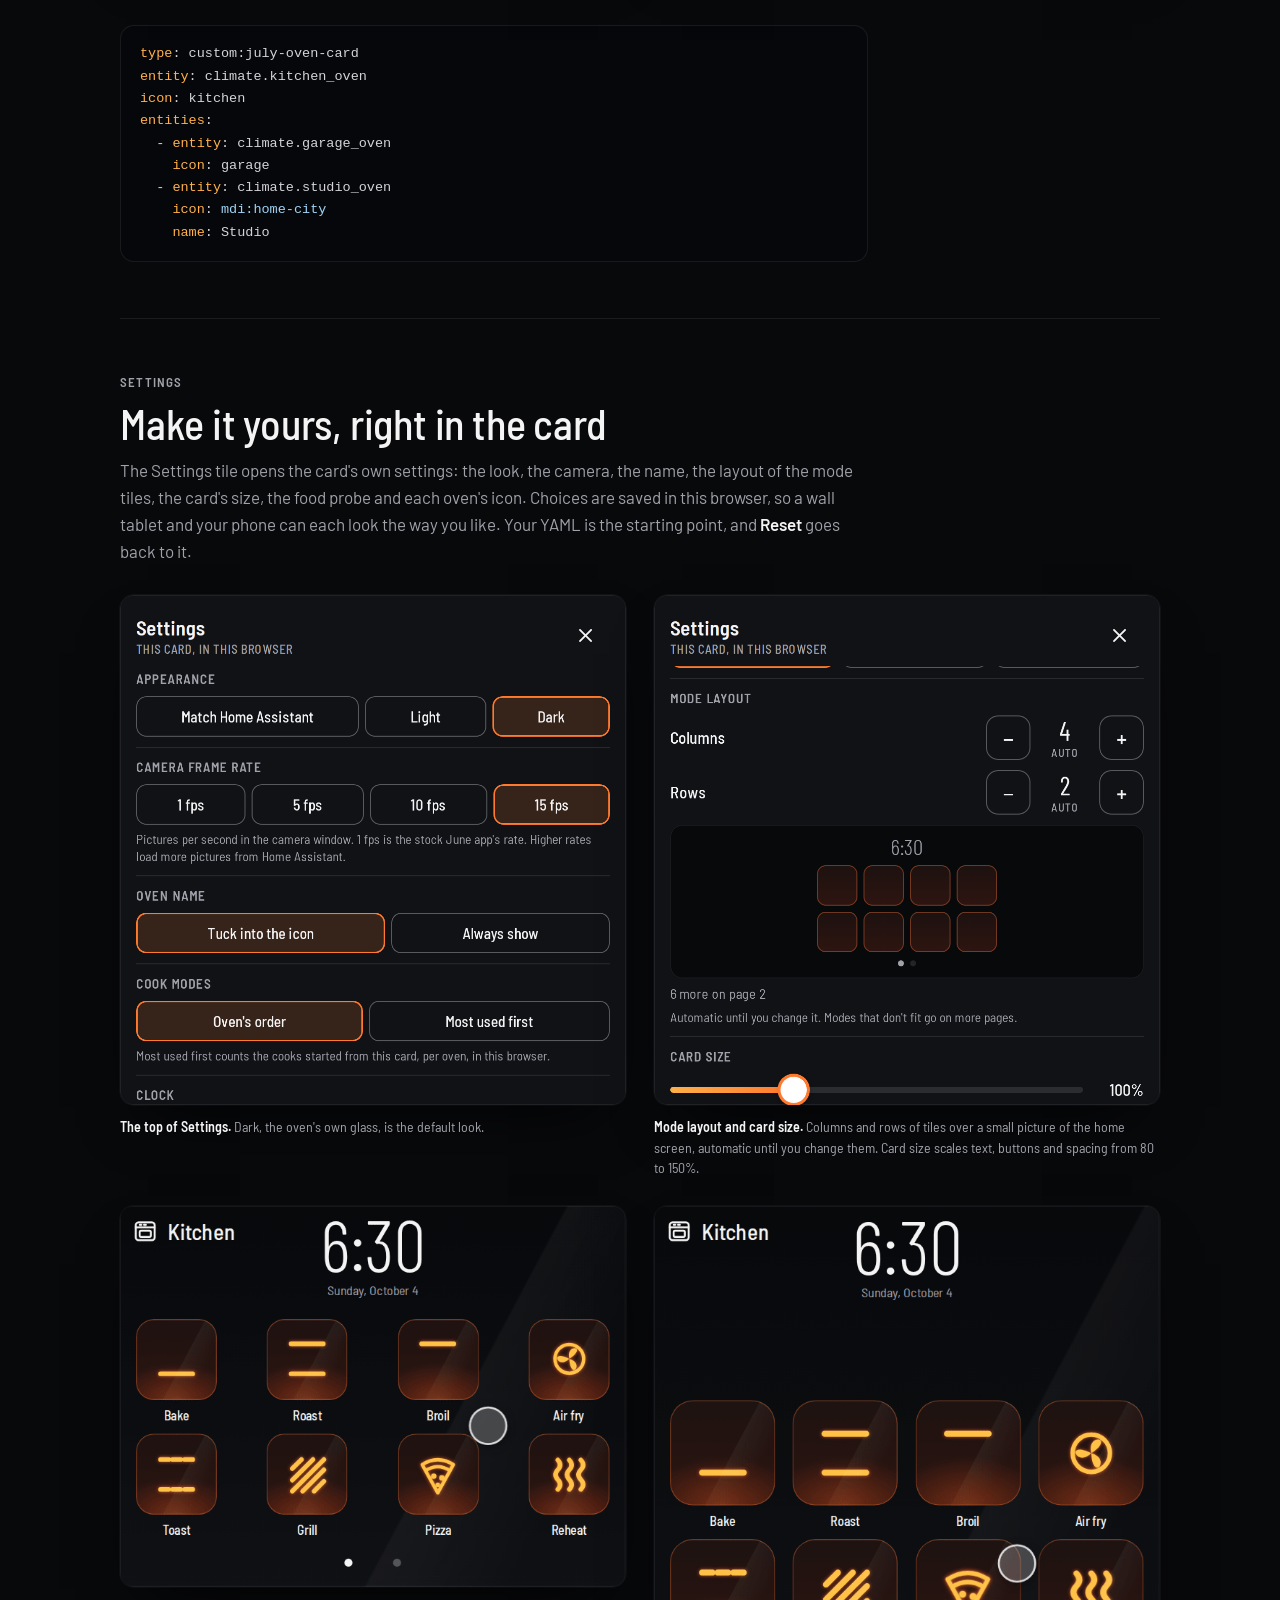
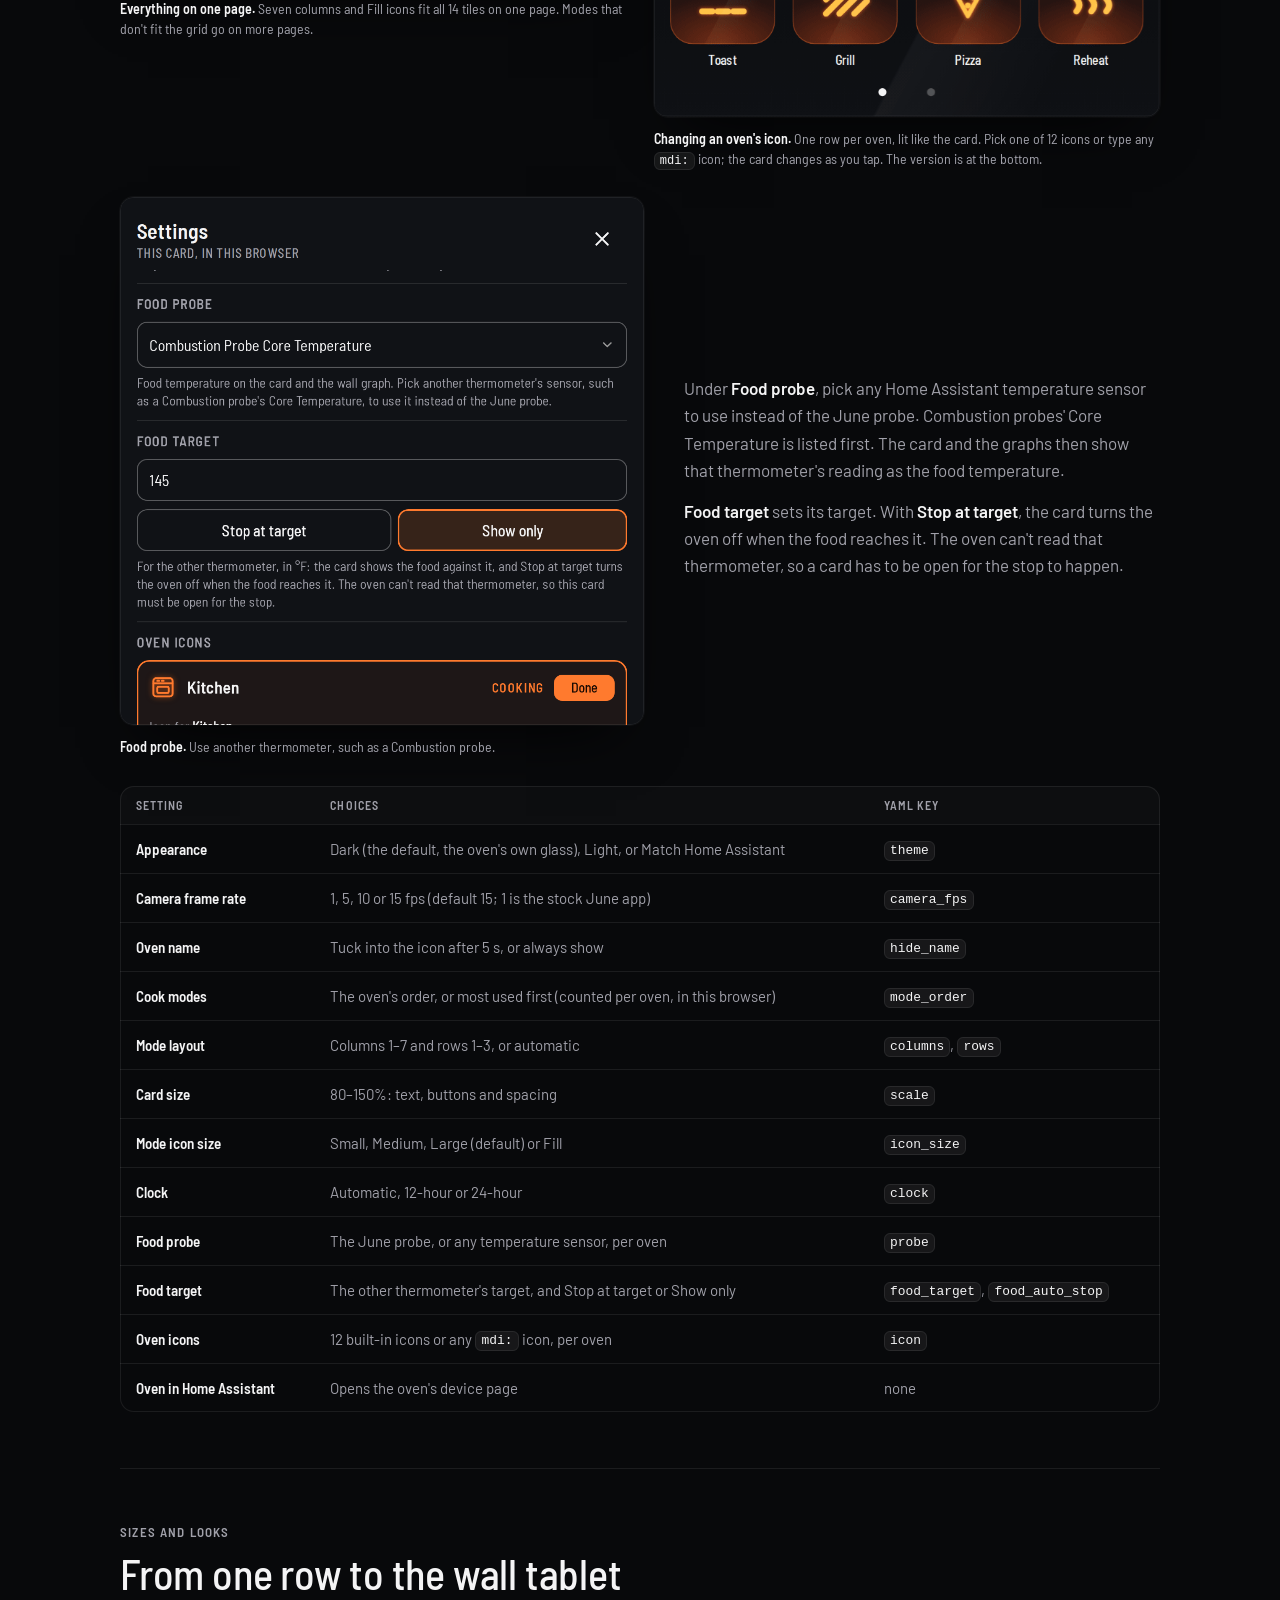
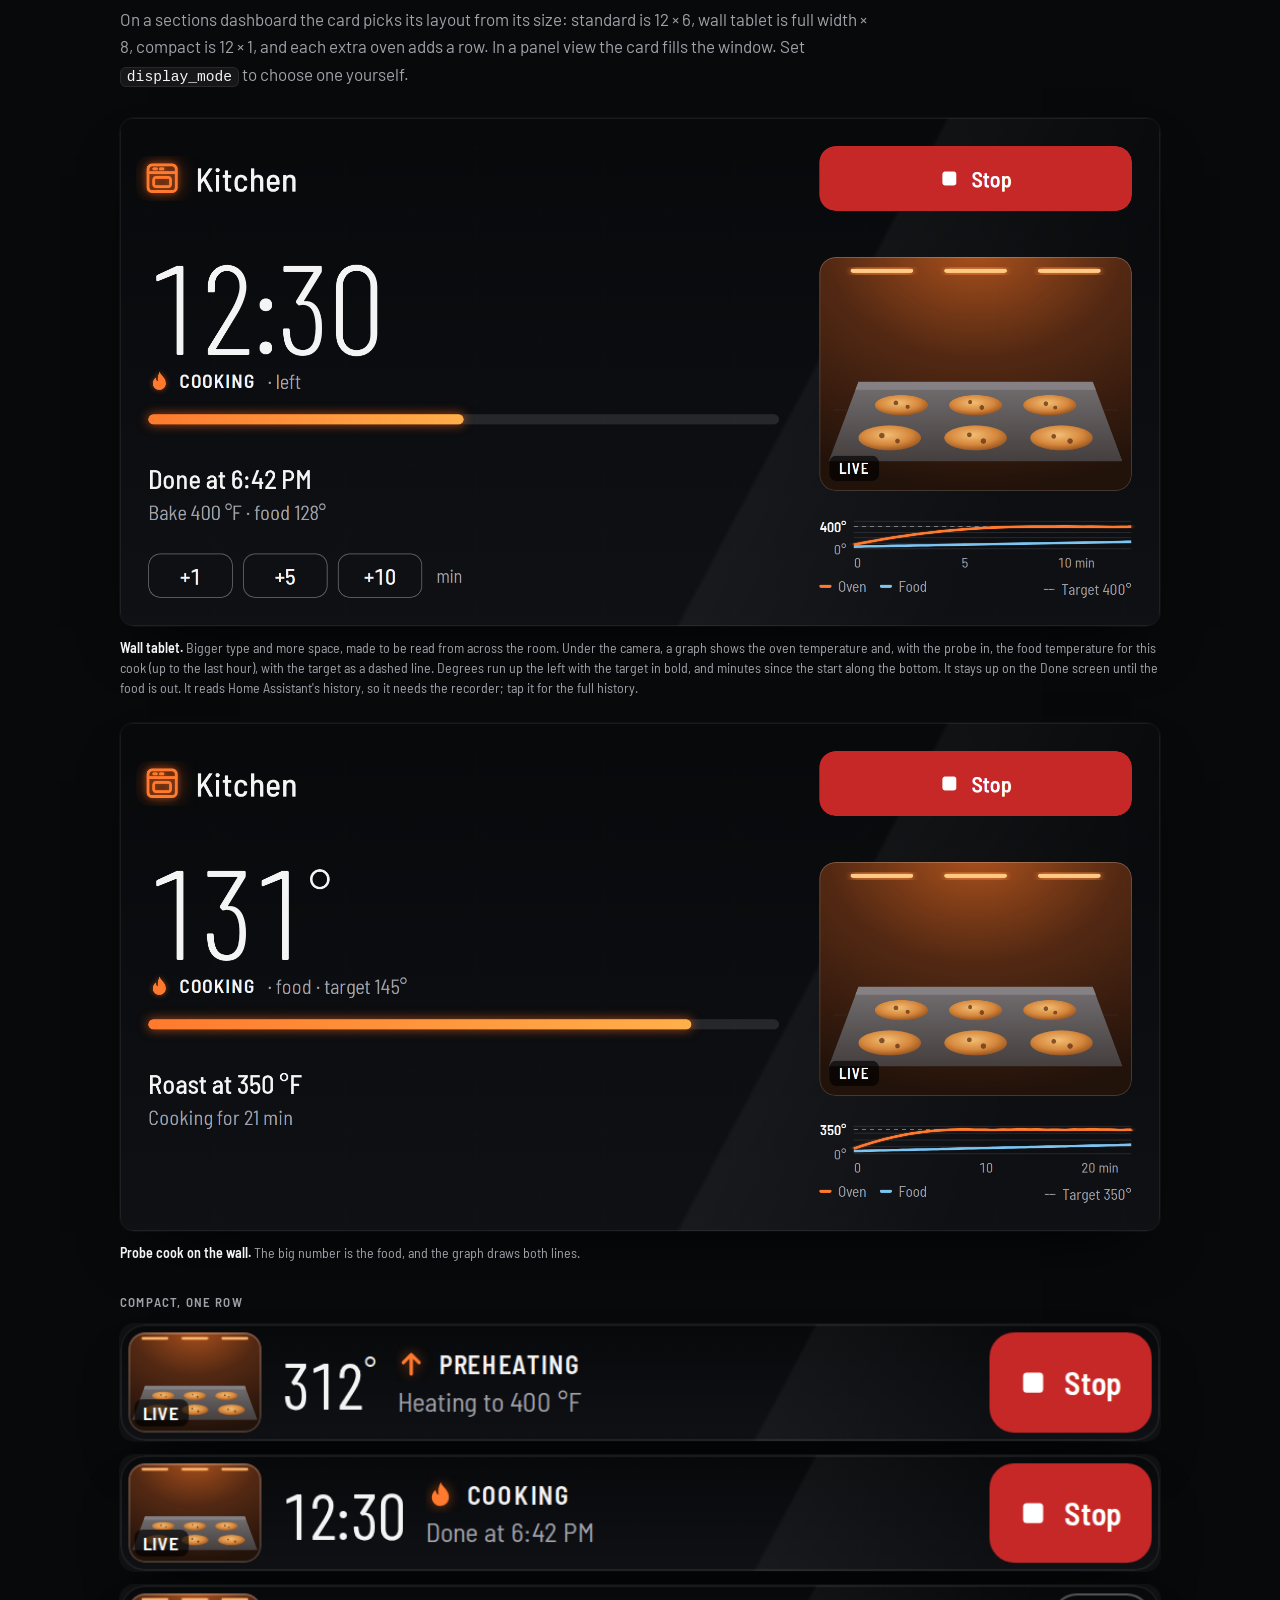
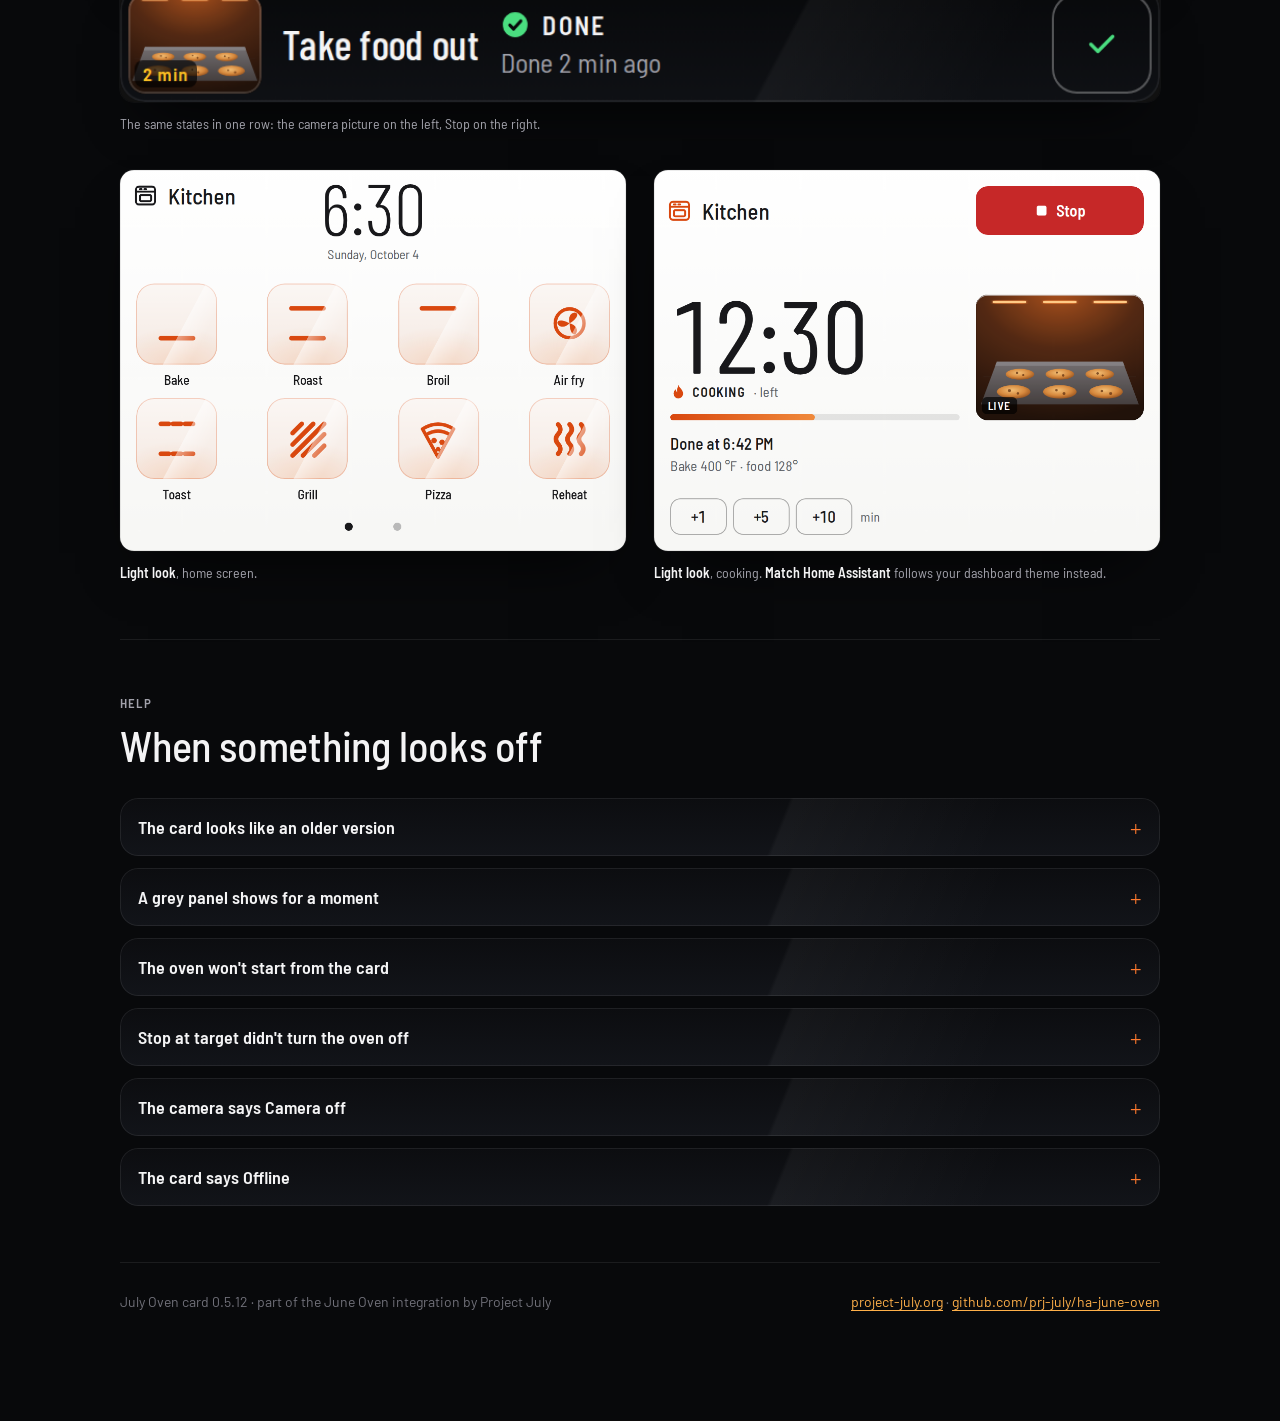
<file: public/card/index.html>
<!doctype html>
<html lang="en">
<head>
<meta charset="utf-8">
<meta name="viewport" content="width=device-width, initial-scale=1">
<title>July Oven card guide — Project July</title>
<meta name="description" content="A walkthrough of the July Oven dashboard card for Home Assistant: starting a cook in any of its modes, the oven states, the camera window, cook history, several ovens, settings and sizes, with pictures and animations.">
<meta name="theme-color" content="#08090b">
<link rel="canonical" href="https://project-july.org/card/">
<link rel="icon" href="../assets/project-july-mark.svg" type="image/svg+xml">
<link rel="apple-touch-icon" href="../apple-touch-icon.png">

<!-- Link previews -->
<meta property="og:type" content="website">
<meta property="og:site_name" content="Project July">
<meta property="og:url" content="https://project-july.org/card/">
<meta property="og:title" content="The July Oven card for Home Assistant">
<meta property="og:description" content="Every screen of the July Oven dashboard card: starting a cook, the oven states, the camera, cook history, several ovens and settings.">
<meta property="og:image" content="https://project-july.org/card/img/home.png">
<meta property="og:image:alt" content="The July Oven card's home screen: the oven's icon and name, the time, and mode tiles for Bake, Roast, Broil, Air fry, Toast, Grill, Pizza and Reheat.">
<meta property="og:locale" content="en_US">
<meta name="twitter:card" content="summary_large_image">
<link rel="preconnect" href="https://fonts.googleapis.com">
<link rel="preconnect" href="https://fonts.gstatic.com" crossorigin>
<link rel="stylesheet" href="https://fonts.googleapis.com/css2?family=Barlow:wght@400;500;600&family=Barlow+Condensed:wght@300;400;500&family=Barlow+Semi+Condensed:wght@400;500;600&display=swap">
<style>
/* Layout: one centred reading column; each section pairs a card screenshot (the "glass") with its notes. Single dark look, like the card's Still Glass dark theme. */
:root{
  --ink:#08090b; --ink2:#0f1115; --glass:#121419; --rim:rgba(255,255,255,.08); --rim2:rgba(255,255,255,.16); --sheen:rgba(255,255,255,.04);
  --fg:#f4f4f5; --fg2:#a1a1aa; --fg3:#71717a;
  --ember:#ff7a2e; --ember2:#ffb04a; --glyph:#ffc247; --glow:rgba(255,106,26,.45);
  --green:#4ade80; --amber:#fbbf24; --cool:#5ab0e8; --stop:#c62828;
  --f-display:'Barlow Condensed','Barlow',system-ui,sans-serif;
  --f-label:'Barlow Semi Condensed','Barlow',system-ui,sans-serif;
  --f-body:'Barlow',system-ui,-apple-system,'Segoe UI',sans-serif;
  --f-mono:ui-monospace,'SFMono-Regular',Menlo,Consolas,monospace;
  color-scheme:dark;
}
*{box-sizing:border-box}
html{background:var(--ink)}
body{margin:0;background:radial-gradient(1200px 500px at 70% -120px,rgba(255,106,26,.13),transparent 70%),linear-gradient(180deg,var(--ink) 0%,var(--ink2) 100%) fixed;color:var(--fg);font:400 17px/1.6 var(--f-body);-webkit-font-smoothing:antialiased}
.wrap{max-width:1080px;margin:0 auto;padding-inline:20px;padding-block:0 80px}
a{color:var(--ember2);text-underline-offset:3px}
a:hover{color:var(--glyph)}
:focus-visible{outline:2px solid #7cc4f2;outline-offset:3px;border-radius:6px}
h1,h2,h3{font-family:var(--f-label);font-weight:600;text-wrap:balance;margin:0;line-height:1.1}
p{margin:0}
code{font:500 .86em var(--f-mono);background:rgba(255,255,255,.06);border:1px solid var(--rim);padding:.08em .4em;border-radius:6px;color:var(--fg)}
b,strong{font-weight:600;color:var(--fg)}
.lab{font:600 13px/1.2 var(--f-label);letter-spacing:.09em;text-transform:uppercase;color:var(--fg2)}
.lab.ember{color:var(--ember)}

/* glass panel, same recipe as the card: diagonal sheen over a dark gradient with an inset rim */
.glass{background:linear-gradient(112deg,transparent 0 63%,var(--sheen) 63.4%,transparent 84%),linear-gradient(180deg,#0c0d10 0%,var(--glass) 100%);box-shadow:inset 0 0 0 1px var(--rim);border-radius:18px}

/* ---- top bar ---- */
.top{display:flex;align-items:center;justify-content:space-between;gap:16px;padding-block:22px}
.brand{color:var(--fg);text-decoration:none;display:flex;align-items:center;gap:10px;font:600 16px var(--f-label);letter-spacing:.02em}
.brand svg{width:26px;height:26px;color:var(--ember);filter:drop-shadow(0 0 6px var(--glow))}
.ver{font:600 12px var(--f-label);letter-spacing:.08em;text-transform:uppercase;color:var(--fg2);border:1px solid var(--rim2);border-radius:999px;padding:4px 10px}

/* ---- hero ---- */
.hero{display:grid;grid-template-columns:minmax(0,1fr) minmax(0,1.05fr);gap:48px;align-items:center;padding-block:28px 56px}
.hero h1{font-family:var(--f-display);font-weight:300;font-size:clamp(52px,8vw,96px);line-height:.9;letter-spacing:-.01em}
.hero h1 em{font-style:normal;color:var(--ember);text-shadow:0 0 28px var(--glow)}
.hero .lede{margin-top:20px;font-size:19px;color:var(--fg2);max-width:34em}
.hero .lede b{color:var(--fg)}
.jump{display:flex;flex-wrap:wrap;gap:8px;margin-top:28px}
.jump a{font:500 15px var(--f-label);color:var(--fg);text-decoration:none;padding:7px 14px;border-radius:999px;border:1px solid var(--rim2);background:rgba(255,255,255,.03);transition:border-color .15s,background .15s}
.jump a:hover{border-color:rgba(255,122,64,.6);background:rgba(255,122,46,.08);color:var(--fg)}

.shot{position:relative;margin:0;min-width:0}
.shot img{display:block;width:100%;height:auto;border-radius:14px;box-shadow:0 30px 60px -28px rgba(0,0,0,.9),0 0 0 1px rgba(255,255,255,.04)}
.shot.glow::before{content:"";position:absolute;inset:12% 10% -6%;background:radial-gradient(closest-side,rgba(255,106,26,.30),transparent);filter:blur(30px);z-index:-1}
.shot figcaption{margin-top:12px;font:400 14px/1.45 var(--f-label);color:var(--fg2)}
.shot figcaption b{color:var(--fg);font-weight:600}

/* ---- sections ---- */
section{padding-block:56px;border-top:1px solid var(--rim)}
.sec-head{display:grid;gap:10px;margin-bottom:30px;max-width:44em}
.sec-head h2{font-size:clamp(30px,4vw,42px);font-weight:500;letter-spacing:-.005em}
.sec-head p{color:var(--fg2)}
.pair{display:grid;grid-template-columns:minmax(0,1.1fr) minmax(0,1fr);gap:40px;align-items:start}
.pair.flip{grid-template-columns:minmax(0,1fr) minmax(0,1.1fr)}
.two{display:grid;grid-template-columns:repeat(2,minmax(0,1fr));gap:28px;align-items:start}
.three{display:grid;grid-template-columns:repeat(3,minmax(0,1fr));gap:22px}
.prose{display:grid;gap:14px;min-width:0;color:var(--fg2)}
.prose b{color:var(--fg)}

/* numbered callouts on a screenshot; the legend list uses the same numbers */
.pins{position:relative}
.pin{position:absolute;transform:translate(-50%,-50%);width:28px;height:28px;border-radius:50%;display:grid;place-items:center;font:600 14px/1 var(--f-label);color:#140a04;background:linear-gradient(180deg,var(--ember2),var(--ember));box-shadow:0 0 0 3px rgba(8,9,11,.85),0 0 18px var(--glow);transition:transform .15s}
.pin.on{transform:translate(-50%,-50%) scale(1.25)}
.legend{list-style:none;margin:0;padding:0;display:grid;gap:4px}
.legend li{display:grid;grid-template-columns:28px minmax(0,1fr);gap:14px;padding:10px 12px;border-radius:12px;color:var(--fg2);transition:background .15s}
.legend li.on,.legend li:hover{background:rgba(255,255,255,.04)}
.legend li>i{font:600 14px/28px var(--f-label);font-style:normal;text-align:center;width:28px;height:28px;border-radius:50%;border:1px solid rgba(255,122,64,.55);color:var(--ember2)}
.legend li b{display:block;font-family:var(--f-label);font-size:18px;line-height:28px;margin-bottom:2px}

/* steps (a real sequence) */
.steps{list-style:none;margin:0;padding:0;display:grid;grid-template-columns:repeat(4,minmax(0,1fr));gap:16px;counter-reset:s}
.steps li{counter-increment:s;padding:20px;display:grid;gap:8px;align-content:start;color:var(--fg2);font-size:15.5px;min-width:0}
.steps li::before{content:counter(s);font:300 44px/1 var(--f-display);color:var(--ember);text-shadow:0 0 18px var(--glow)}
.steps li>b{font:600 18px/1.25 var(--f-label);color:var(--fg)}

.note{display:grid;grid-template-columns:22px minmax(0,1fr);gap:12px;padding:14px 16px;border-radius:14px;background:rgba(251,191,36,.06);box-shadow:inset 0 0 0 1px rgba(251,191,36,.22);color:var(--fg2);font-size:15.5px}
.note svg{width:22px;height:22px;color:var(--amber);margin-top:2px}
.note.cool{background:rgba(90,176,232,.06);box-shadow:inset 0 0 0 1px rgba(90,176,232,.24)}
.note.cool svg{color:var(--cool)}

pre{margin:0;overflow-x:auto;padding:18px 20px;font:13.5px/1.65 var(--f-mono);color:#d4d4d8;border-radius:14px;background:#06070a;box-shadow:inset 0 0 0 1px var(--rim)}
pre .k{color:var(--ember2)} pre .c{color:var(--fg3)} pre .s{color:#9fd3f5}

/* the oven-state switcher */
.states{display:grid;grid-template-columns:minmax(0,1.1fr) minmax(0,1fr);gap:40px;align-items:start}
.tabs{display:flex;flex-wrap:wrap;gap:8px;margin-bottom:22px}
.tab{font:600 13px/1 var(--f-label);letter-spacing:.08em;text-transform:uppercase;color:var(--fg2);background:rgba(255,255,255,.03);border:1px solid var(--rim2);border-radius:999px;padding:9px 14px 9px 12px;cursor:pointer;display:inline-flex;align-items:center;gap:8px}
.tab svg{width:15px;height:15px;color:var(--tone,var(--fg3))}
.tab[aria-selected="true"]{color:var(--fg);border-color:color-mix(in srgb,var(--tone,#fff) 70%,transparent);background:color-mix(in srgb,var(--tone,#fff) 12%,transparent)}
.tab.t-heat{--tone:var(--ember)} .tab.t-ok{--tone:var(--green)} .tab.t-rest{--tone:#8b9099}
.panel h3{font-family:var(--f-display);font-weight:300;font-size:46px;line-height:1;margin-bottom:12px}
.panel p+p{margin-top:12px}
.panel{color:var(--fg2)}
.stage{position:relative}
.stage img{transition:opacity .2s}

/* settings table */
.tbl{overflow-x:auto;border-radius:14px;box-shadow:inset 0 0 0 1px var(--rim)}
table{border-collapse:collapse;width:100%;min-width:620px;font-size:15px}
th,td{text-align:left;padding:12px 16px;border-bottom:1px solid var(--rim);vertical-align:top}
th{font:600 12px var(--f-label);letter-spacing:.09em;text-transform:uppercase;color:var(--fg2);background:rgba(255,255,255,.02)}
td{color:var(--fg2)} td:first-child{color:var(--fg);font-family:var(--f-label);font-weight:600;white-space:nowrap}
tr:last-child td{border-bottom:0}

.modes{display:flex;flex-wrap:wrap;gap:8px;margin-top:6px}
.mode{font:500 15px var(--f-label);padding:6px 12px;border-radius:10px;background:linear-gradient(180deg,#1d1210,#2e1511);box-shadow:inset 0 0 0 1px rgba(255,122,64,.36);color:var(--fg)}
.mode.off{background:rgba(255,255,255,.03);box-shadow:inset 0 0 0 1px var(--rim2);color:var(--fg3)}

.faq{display:grid;gap:12px}
.faq details{padding:0 18px}
.faq summary{cursor:pointer;list-style:none;padding:16px 0;font:600 18px var(--f-label);display:flex;justify-content:space-between;gap:16px;align-items:center}
.faq summary::-webkit-details-marker{display:none}
.faq summary::after{content:"+";font:300 26px/1 var(--f-display);color:var(--ember)}
.faq details[open] summary::after{content:"−"}
.faq details>div{padding-bottom:18px;color:var(--fg2);display:grid;gap:10px}
.faq ul{margin:0;padding-left:20px;display:grid;gap:6px}

footer{border-top:1px solid var(--rim);padding-block:28px;color:var(--fg3);font-size:14px;display:flex;flex-wrap:wrap;gap:12px 24px;justify-content:space-between}

@media (max-width:860px){
  .hero,.pair,.pair.flip,.states{grid-template-columns:minmax(0,1fr);gap:28px}
  .steps{grid-template-columns:repeat(2,minmax(0,1fr))}
  .pair.flip>.shot{order:-1}
}
@media (max-width:560px){
  body{font-size:16px}
  .wrap{padding-inline:16px}
  .two,.three,.steps{grid-template-columns:minmax(0,1fr)}
  .pin{width:24px;height:24px;font-size:12px}
  section{padding-block:44px}
}
@media (prefers-reduced-motion:reduce){*{transition:none!important}}
</style>
</head>
<body>

<div class="wrap">
  <header class="top">
    <a class="brand" href="../" aria-label="Project July, home">
      <svg viewBox="0 0 24 24" fill="none" stroke="currentColor" stroke-width="1.75" stroke-linecap="round" stroke-linejoin="round" aria-hidden="true"><rect x="3.5" y="4" width="17" height="16" rx="2.5"/><path d="M3.5 8.5h17M7 6.3h1.5M11 6.3h1.5"/><rect x="7" y="11.5" width="10" height="5.5" rx="1.2"/></svg>
      Project July
    </a>
    <span class="ver">Card 0.5.12</span>
  </header>

  <div class="hero">
    <div>
      <div class="lab ember">A tour of the dashboard card</div>
      <h1 style="margin-top:14px">The July Oven <em>card</em></h1>
      <p class="lede">Your June oven, on your Home Assistant dashboard, working locally. This walkthrough covers <b>every screen</b> of the card: starting a cook, watching it, the camera, the cook history, several ovens, and the settings.</p>
      <nav class="jump" aria-label="Sections">
        <a href="#setup">Set up</a><a href="#home">Home screen</a><a href="#start">Start a cook</a><a href="#cook">While it cooks</a><a href="#camera">Camera</a><a href="#history">History</a><a href="#ovens">Several ovens</a><a href="#settings">Settings</a><a href="#sizes">Sizes</a><a href="#help">Help</a>
      </nav>
    </div>
    <figure class="shot glow"><img src="img/home.png" width="1000" height="752" alt="The July Oven card's home screen: the Kitchen oven's icon and name, the time 6:30, and the first page of mode tiles: Bake, Roast, Broil, Air fry, Toast, Grill, Pizza and Reheat."></figure>
  </div>

  <section id="setup">
    <div class="sec-head">
      <div class="lab">Set up</div>
      <h2>Add the card to a dashboard</h2>
      <p>The card ships inside the June Oven integration. Once the integration is installed, the card is already loaded on every dashboard.</p>
    </div>
    <ol class="steps">
      <li class="glass"><b>Install the integration</b><span>In HACS, add the custom repository <code>prj-july/ha-june-oven</code> as an Integration, open <b>June Oven</b> and select Download.</span></li>
      <li class="glass"><b>Restart Home Assistant</b><span>Restart when HACS reports Pending restart, then pair the oven from Settings › Devices &amp; services.</span></li>
      <li class="glass"><b>Add the card</b><span>Edit a dashboard, select Add card and search for <b>July Oven</b>. Pick your oven and an icon.</span></li>
      <li class="glass"><b>Allow remote start</b><span>On the oven itself, open <b>Settings › App permissions</b> so the card can start cooks.</span></li>
    </ol>
    <div class="two" style="margin-top:28px">
      <div class="prose">
        <p>Prefer YAML? One line is enough; everything else has a sensible default and can be changed later in the card's own Settings.</p>
        <pre><span class="k">type</span>: custom:july-oven-card
<span class="k">entity</span>: climate.kitchen_oven
<span class="k">icon</span>: kitchen            <span class="c"># optional</span></pre>
      </div>
      <div class="note" role="note">
        <svg viewBox="0 0 24 24" fill="none" stroke="currentColor" stroke-width="2" stroke-linecap="round" aria-hidden="true"><path d="M12 3 2.5 20h19z"/><path d="M12 10v4.5M12 17.5v.01"/></svg>
        <div><b>Don't add a /local/ copy.</b> The integration serves the card and loads it for you. An extra copy added as a dashboard resource can load first and show an older version. To update: HACS › Redownload, restart Home Assistant, then hard-refresh the browser tab. The version shows at the bottom of the card's Settings.</div>
      </div>
    </div>
  </section>

  <section id="home">
    <div class="sec-head">
      <div class="lab">Home screen</div>
      <h2>What you see when the oven is off</h2>
      <p>The card shows the oven's own home screen: a clock and pages of cook modes, laid out and drawn like the tiles on the oven's touchscreen.</p>
    </div>
    <div class="pair" data-pins>
      <figure class="shot pins">
        <img src="img/home.png" width="1000" height="752" alt="Home screen with numbered callouts: the oven icon, the clock, the mode tiles and the page dots.">
        <span class="pin" data-n="1" style="left:5%;top:18%">1</span>
        <span class="pin" data-n="2" style="left:65%;top:9%">2</span>
        <span class="pin" data-n="3" style="left:21.5%;top:30%">3</span>
        <span class="pin" data-n="4" style="left:39%;top:93%">4</span>
      </figure>
      <ol class="legend">
        <li data-n="1"><i>1</i><div><b>The oven's icon is its lamp</b>Orange while the oven heats, white while it's off. Tap it to open the oven menu.</div></li>
        <li data-n="2"><i>2</i><div><b>Clock</b>12 or 24 hour follows your locale, or set it in Settings.</div></li>
        <li data-n="3"><i>3</i><div><b>Cook mode tiles</b>Drawn the way the oven draws them: the glow lines show the heating elements (bottom for Bake, top for Broil, both for Roast), a fan for Air fry, waves for Reheat.</div></li>
        <li data-n="4"><i>4</i><div><b>More pages</b>Swipe, or tap a dot. Page 2 holds Proof, Keep warm, Dehydrate, and the Camera, History and Settings tiles.</div></li>
      </ol>
    </div>
    <div class="two" style="margin-top:36px">
      <figure class="shot"><img src="img/tuck.gif" width="700" height="526" loading="lazy" alt="Animation: the name Kitchen slides into the oven icon after five seconds, comes back while the pointer hovers over the icon, and tucks away again."><figcaption><b>The name tucks away.</b> Five seconds after the home screen appears, the name slides into the icon to give the clock room. Hover over the icon to bring it back.</figcaption></figure>
      <figure class="shot"><img src="img/scroll.gif" width="501" height="526" loading="lazy" alt="Animation: a long oven name, Grandma's Sunday Kitchen Oven, is cut off with an ellipsis; while the pointer hovers over it, the name scrolls to show the rest."><figcaption><b>Long names scroll.</b> During a cook the name always shows. If it's too long to fit, hover over it and it scrolls.</figcaption></figure>
    </div>
    <div class="two" style="margin-top:28px">
      <figure class="shot"><img src="img/airfry.gif" width="700" height="526" loading="lazy" alt="Animation: the pointer rests on the Air fry tile and its fan spins up; when the pointer leaves, the fan slows and stops."><figcaption><b>Tiles answer the pointer.</b> A tile's glow fades in on hover, and the Air fry fan spins up, then eases to a stop when you move away.</figcaption></figure>
      <div class="prose" style="align-self:center">
        <div class="lab">Modes you can start from the card</div>
        <div class="modes"><span class="mode">Bake</span><span class="mode">Roast</span><span class="mode">Broil</span><span class="mode">Air fry</span><span class="mode">Toast</span><span class="mode">Grill</span><span class="mode">Pizza</span><span class="mode">Reheat</span><span class="mode">Proof</span><span class="mode">Keep warm</span><span class="mode">Dehydrate</span></div>
        <p>Slow cook still shows by name when you start it on the oven or in the June app; starting it from the card comes later.</p>
        <p>Prefer your favourites up front? Set <b>Cook modes</b> to <b>Most used first</b> in Settings and the tiles reorder by how often you start each mode from this card. <a href="#settings">Mode layout</a> sets how many columns and rows of tiles you get.</p>
      </div>
    </div>
    <div class="two" style="margin-top:28px">
      <figure class="shot"><img src="img/home-p2.png" width="1000" height="752" loading="lazy" alt="Page 2 of the home screen: Proof, Keep warm, Dehydrate, Camera, History and Settings, with the second page dot lit."><figcaption><b>Page 2.</b> The last three modes, then Camera, History and Settings.</figcaption></figure>
      <figure class="shot"><img src="img/pages.gif" width="700" height="526" loading="lazy" alt="Animation: tapping the second dot slides to page 2; after a while with no touch, the tiles glide back to page 1."><figcaption><b>Back to page 1 on its own.</b> Left alone for 45 seconds on a later page, the home screen glides back to the first one. Any touch stops it. (The wait is cut short here.)</figcaption></figure>
    </div>
  </section>

  <section id="start">
    <div class="sec-head">
      <div class="lab">Start a cook</div>
      <h2>Tap a mode, check it, start it</h2>
      <p>Nothing heats on one tap. Every mode opens a review first, and the oven only starts when you press <b>Start preheating</b>. Every review has the same layout: the mode's tile on the left, one large control in the middle with − and +, and a slider or a single line under it.</p>
    </div>
    <div class="pair">
      <figure class="shot glow"><img src="img/review.gif" width="700" height="526" loading="lazy" alt="Animation: tapping Bake opens the review at 350 °F; the slider is dragged to 425, then the number is tapped and 400 typed in; Start preheating is pressed and the card switches to Preheating, with the temperature climbing."><figcaption><b>Bake at 400 °F, start to finish.</b> Drag the slider, or use <b>−</b> and <b>+</b>, or tap the number and type it (Enter confirms, Escape puts the old value back). Then <b>Start preheating</b>.</figcaption></figure>
      <div style="display:grid;gap:14px">
      <div class="note cool" role="note"><svg viewBox="0 0 24 24" fill="none" stroke="currentColor" stroke-width="2" stroke-linecap="round" aria-hidden="true"><circle cx="12" cy="12" r="9"/><path d="M12 7v5l3 2"/></svg><div><b>The review closes itself after 5 minutes</b> if you don't start, as the oven safety standard (UL 1026) asks.</div></div>
      <div class="note cool" role="note"><svg viewBox="0 0 24 24" fill="none" stroke="currentColor" stroke-width="2" stroke-linecap="round" stroke-linejoin="round" aria-hidden="true"><rect x="4" y="4" width="16" height="16" rx="2"/><path d="M4 9h16"/></svg><div><b>Check the oven is empty</b> and the door is closed before you start. The card reminds you every time.</div></div>
      <div class="note cool" role="note"><svg viewBox="0 0 24 24" fill="none" stroke="currentColor" stroke-width="2" stroke-linecap="round" aria-hidden="true"><path d="M6 6l12 12M18 6 6 18"/></svg><div><b>Not now</b>, × or Escape closes the review without changing anything.</div></div>
    </div>
    </div>
    <div class="two" style="margin-top:36px">
      <figure class="shot"><img src="img/review-toast.png" width="1000" height="752" loading="lazy" alt="Toast review: level 5 with − and +, and a slider from 1 Light to 9 Dark."><figcaption><b>Toast</b> sets a level from 1 (light) to 9 (dark) instead of a temperature.</figcaption></figure>
      <figure class="shot"><img src="img/review-reheat.png" width="1000" height="752" loading="lazy" alt="Reheat review: a timer reading 1 hr 0 min with − and +, a slider from 1 minute to 10 hours, and the line Reheats at 350 °F."><figcaption><b>Reheat</b> sets a timer, from 1 minute to 10 hours. Tap the hours or minutes to type them.</figcaption></figure>
      <figure class="shot"><img src="img/review-grill.png" width="1000" height="752" loading="lazy" alt="Grill review: Low, Medium and High, with High picked, and the line Grills at 450 °F."><figcaption><b>Grill</b> picks Low, Medium or High, like the oven's own screen.</figcaption></figure>
      <figure class="shot"><img src="img/review-pizza.png" width="1000" height="752" loading="lazy" alt="Pizza review: 500 °F with the line The oven sets this temperature."><figcaption><b>Pizza</b> runs at the temperature the oven sets. Proof and Dehydrate have their own temperature ranges.</figcaption></figure>
    </div>
  </section>

  <section id="cook">
    <div class="sec-head">
      <div class="lab">While it cooks</div>
      <h2>One big number, one red Stop</h2>
      <p>Everything stays in the same place from preheat to done, so you can read the card from across the kitchen.</p>
    </div>
    <div class="pair" data-pins>
      <figure class="shot pins">
        <img src="img/cooking.png" width="1000" height="752" loading="lazy" alt="Cooking screen with numbered callouts: 12:30 left, Cooking, progress bar, Done at 6:42 PM, plus 1, 5 and 10 minute chips, Stop button and live camera.">
        <span class="pin" data-n="1" style="left:8.4%;top:6.5%">1</span>
        <span class="pin" data-n="2" style="left:95.6%;top:5.2%">2</span>
        <span class="pin" data-n="3" style="left:41.5%;top:35%">3</span>
        <span class="pin" data-n="4" style="left:61.5%;top:65%">4</span>
        <span class="pin" data-n="5" style="left:26.5%;top:71%">5</span>
        <span class="pin" data-n="6" style="left:50.5%;top:91%">6</span>
        <span class="pin" data-n="7" style="left:95.6%;top:33.5%">7</span>
      </figure>
      <ol class="legend">
        <li data-n="1"><i>1</i><div><b>Lit icon</b>Orange means the oven is heating.</div></li>
        <li data-n="2"><i>2</i><div><b>Stop</b>Always top right, always red, never asks "are you sure". With several ovens it names the oven it stops.</div></li>
        <li data-n="3"><i>3</i><div><b>The big number</b>Time left while a timer runs; otherwise the oven temperature, or the food temperature during a probe cook.</div></li>
        <li data-n="4"><i>4</i><div><b>Status and progress</b>A mark, a colour and a word: preheating, ready, cooking, done or offline.</div></li>
        <li data-n="5"><i>5</i><div><b>Two short lines</b>When it will be done, then the mode, set temperature and food temperature.</div></li>
        <li data-n="6"><i>6</i><div><b>Add time</b>+1, +5 and +10 min appear only while a timer runs.</div></li>
        <li data-n="7"><i>7</i><div><b>Camera</b>A new picture about once a second while the oven heats. Tap for the big window.</div></li>
      </ol>
    </div>

    <div class="glass" style="margin-top:40px;padding:24px">
      <div class="tabs" role="tablist" aria-label="Oven states">
        <button class="tab t-heat" role="tab" id="tab-preheating" aria-selected="true" aria-controls="state-panel" data-state="preheating"><svg viewBox="0 0 20 20" aria-hidden="true"><path d="M10 17V3.8M4.6 9.2 10 3.8l5.4 5.4" fill="none" stroke="currentColor" stroke-width="2.4" stroke-linecap="round" stroke-linejoin="round"/></svg>Preheating</button>
        <button class="tab t-ok" role="tab" id="tab-ready" aria-selected="false" aria-controls="state-panel" data-state="ready" tabindex="-1"><svg viewBox="0 0 20 20" aria-hidden="true"><circle cx="10" cy="10" r="7.2" fill="none" stroke="currentColor" stroke-width="2"/><path d="M6.6 10.3l2.3 2.3 4.6-5" fill="none" stroke="currentColor" stroke-width="2" stroke-linecap="round" stroke-linejoin="round"/></svg>Ready</button>
        <button class="tab t-heat" role="tab" id="tab-cooking" aria-selected="false" aria-controls="state-panel" data-state="cooking" tabindex="-1"><svg viewBox="0 0 20 20" aria-hidden="true"><g transform="scale(1.25)"><path d="M8.3 1.2c.4 2.6 4.4 4.2 4.4 8.4A4.7 4.7 0 0 1 3.3 9.8c0-2.1 1-3.4 2.1-4.3.1 1.6.9 2.5 1.7 2.7-.5-2.2-.1-4.6 1.2-7z" fill="currentColor"/></g></svg>Timer</button>
        <button class="tab t-heat" role="tab" id="tab-probe" aria-selected="false" aria-controls="state-panel" data-state="probe" tabindex="-1"><svg viewBox="0 0 20 20" aria-hidden="true"><path d="M10 2.5v10M7 15.5a3 3 0 1 0 6 0 3 3 0 0 0-6 0" fill="none" stroke="currentColor" stroke-width="2" stroke-linecap="round"/></svg>Probe</button>
        <button class="tab t-ok" role="tab" id="tab-done" aria-selected="false" aria-controls="state-panel" data-state="done" tabindex="-1"><svg viewBox="0 0 20 20" aria-hidden="true"><circle cx="10" cy="10" r="8.5" fill="currentColor"/><path d="M6.3 10.3l2.6 2.6 4.9-5.4" fill="none" stroke="#08090b" stroke-width="2.2" stroke-linecap="round" stroke-linejoin="round"/></svg>Done</button>
        <button class="tab t-rest" role="tab" id="tab-offline" aria-selected="false" aria-controls="state-panel" data-state="offline" tabindex="-1"><svg viewBox="0 0 20 20" aria-hidden="true"><circle cx="10" cy="10" r="7" fill="none" stroke="currentColor" stroke-width="2" stroke-dasharray="3.2 2.4"/><path d="M4.2 15.8 15.8 4.2" stroke="currentColor" stroke-width="2" stroke-linecap="round"/></svg>Offline</button>
      </div>
      <div class="states" id="state-panel" role="tabpanel" aria-labelledby="tab-preheating">
        <figure class="shot stage"><img id="state-img" src="img/preheating.png" width="1000" height="752" alt=""></figure>
        <div class="panel" id="state-text"></div>
      </div>
    </div>
  </section>

  <section id="camera">
    <div class="sec-head">
      <div class="lab">Camera</div>
      <h2>A window into the oven</h2>
      <p>Tap the picture on the card, or the Camera tile on the home screen, and a larger camera window opens over the card. × or Escape closes it.</p>
    </div>
    <div class="pair">
      <figure class="shot glow"><img src="img/camera.gif" width="700" height="526" loading="lazy" alt="Animation: tapping the small camera picture opens the camera window over the whole card with a red LIVE label; tapping × closes it again."><figcaption>Tap the picture to open the window, × to close it. When pictures stop arriving, the label shows how old the last one is instead. (The picture here is an illustration.)</figcaption></figure>
      <div class="prose">
        <p>June's camera isn't a video stream. While it heats, the oven sends a still picture about <b>once a second</b>, and the card shows the newest one.</p>
        <p>The window checks for new pictures at the <b>camera frame rate</b> you pick in Settings: 1, 5, 10 or 15 per second. 15 is the default, so a new picture shows the moment it arrives. <b>1 fps</b> matches the stock June app and loads the fewest pictures from Home Assistant.</p>
        <p>The small picture on the card refreshes at most once a second.</p>
        <div class="note cool" role="note"><svg viewBox="0 0 24 24" fill="none" stroke="currentColor" stroke-width="2" stroke-linecap="round" aria-hidden="true"><circle cx="12" cy="12" r="9"/><path d="M12 11v6M12 7.5v.01"/></svg><div><b>Look inside without cooking.</b> With the oven on the Project July local server, opening the camera window while the oven is off wakes its camera, and it stays on while the window is open. Through June's cloud the camera only runs while the oven heats, and the window says <b>Camera off</b>.</div></div>
      </div>
    </div>
  </section>

  <section id="history">
    <div class="sec-head">
      <div class="lab">History</div>
      <h2>Every cook, kept</h2>
      <p>The integration records each cook when it ends, in Home Assistant, so it survives restarts and every browser sees the same list. The <b>History</b> tile shows them, newest first, with each cook's picture, target, time and result.</p>
    </div>
    <div class="pair">
      <figure class="shot glow"><img src="img/history.gif" width="700" height="706" loading="lazy" alt="Animation: on page 2, tapping History opens the list of past cooks; tapping the Roast cook opens its picture, temperature graph and details; Back returns to the list; Export… shows its two choices and Cancel closes them."><figcaption><b>From the list to one cook and back, then Export.</b></figcaption></figure>
      <div class="prose">
        <p>Tap a cook for its last camera picture, its whole temperature curve (oven, and food from the June probe or the thermometer chosen under Settings › Food probe) and its details: result, time, length, target, hottest reading, preheat time and food temperature.</p>
        <p><b>Export…</b> at the bottom of the list saves the history as a file: <b>Spreadsheet (CSV)</b> has one row per cook, <b>Everything (JSON)</b> has every cook in full with its temperature curve. Pictures stay in Media › june_oven.</p>
        <p>A single cook, or the whole history, can be deleted from there. The integration keeps the newest 200 cooks per oven; recording and pictures can each be turned off in the integration's options.</p>
        <p>Each finished cook also fires a <code>june_oven_cook_finished</code> event, handy for a cook log or a notification.</p>
      </div>
    </div>
    <div class="three" style="margin-top:28px">
      <figure class="shot"><img src="img/history.png" width="1000" height="1008" loading="lazy" alt="History list for Kitchen, 6 cooks: Roast 375°, Air fry 400°, Bake 350°, Toast 450° stopped, Proof 80°, Broil 500°, each with time, length and a Done or Stopped mark."><figcaption><b>The list.</b> A stopped cook says so.</figcaption></figure>
      <figure class="shot"><img src="img/history-detail.png" width="1000" height="1008" loading="lazy" alt="One cook: Roast, today at 4:55 PM, its camera picture, a graph of oven and food temperature over 52 minutes with the 375° target, and the result Finished."><figcaption><b>One cook.</b> Degrees up the side and minutes along the bottom, like the wall graph.</figcaption></figure>
      <figure class="shot"><img src="img/history-export.png" width="1000" height="1008" loading="lazy" alt="History list scrolled to the bottom after tapping Export…: buttons Cancel, Spreadsheet (CSV) and Everything (JSON), with a note on what each file holds."><figcaption><b>Export.</b> Pick a spreadsheet or every record in full.</figcaption></figure>
    </div>
  </section>

  <section id="ovens">
    <div class="sec-head">
      <div class="lab">Several ovens</div>
      <h2>One card for every oven in the house</h2>
      <p>Add more ovens to the same card. The oven that's heating gets the full card, other heating ovens get a row with their own Stop, and ovens that are off share one row of small buttons.</p>
    </div>
    <div class="two">
      <figure class="shot"><img src="img/multi.png" width="1000" height="1008" loading="lazy" alt="A card with three ovens: Kitchen cooking in full view, Garage preheating in a row with its own Stop, and Studio off as a small button."><figcaption><b>Three ovens at once.</b> Tap a row or button to show that oven in full. Stop names the oven it acts on.</figcaption></figure>
      <figure class="shot"><img src="img/switcher.gif" width="700" height="706" loading="lazy" alt="Animation: tapping the Kitchen icon opens the oven menu; picking Studio shows Studio's home screen with the other two ovens as rows below; the menu is opened again and Garage is picked."><figcaption><b>The oven menu.</b> Tap the oven's icon for every June oven in Home Assistant, each with its own lit icon and state. The card remembers your pick in this browser.</figcaption></figure>
    </div>
    <div class="prose" style="margin-top:24px;max-width:44em">
      <pre><span class="k">type</span>: custom:july-oven-card
<span class="k">entity</span>: climate.kitchen_oven
<span class="k">icon</span>: kitchen
<span class="k">entities</span>:
  - <span class="k">entity</span>: climate.garage_oven
    <span class="k">icon</span>: garage
  - <span class="k">entity</span>: climate.studio_oven
    <span class="k">icon</span>: <span class="s">mdi:home-city</span>
    <span class="k">name</span>: Studio</pre>
    </div>
  </section>

  <section id="settings">
    <div class="sec-head">
      <div class="lab">Settings</div>
      <h2>Make it yours, right in the card</h2>
      <p>The Settings tile opens the card's own settings: the look, the camera, the name, the layout of the mode tiles, the card's size, the food probe and each oven's icon. Choices are saved in this browser, so a wall tablet and your phone can each look the way you like. Your YAML is the starting point, and <b>Reset</b> goes back to it.</p>
    </div>
    <div class="two">
      <figure class="shot"><img src="img/settings.png" width="1000" height="1008" loading="lazy" alt="Settings sheet: Appearance (Match Home Assistant, Light, Dark), Camera frame rate (1, 5, 10, 15 fps), Oven name (Tuck into the icon, Always show) and Cook modes (Oven's order, Most used first)."><figcaption><b>The top of Settings.</b> Dark, the oven's own glass, is the default look.</figcaption></figure>
      <figure class="shot"><img src="img/settings-layout.png" width="1000" height="1008" loading="lazy" alt="Settings scrolled to Mode layout: Columns 4 and Rows 2, both automatic, with − and + buttons over a small picture of the home screen; below it the Card size slider at 100%."><figcaption><b>Mode layout and card size.</b> Columns and rows of tiles over a small picture of the home screen, automatic until you change them. Card size scales text, buttons and spacing from 80 to 150%.</figcaption></figure>
    </div>
    <div class="two" style="margin-top:28px">
      <figure class="shot"><img src="img/layout.gif" width="700" height="526" loading="lazy" alt="Animation: on page 2, Settings opens; Columns goes from 4 to 7, Mode icon size is set to Fill, and closing Settings shows all fourteen tiles on one page."><figcaption><b>Everything on one page.</b> Seven columns and Fill icons fit all 14 tiles on one page. Modes that don't fit the grid go on more pages.</figcaption></figure>
      <figure class="shot"><img src="img/icons.gif" width="700" height="706" loading="lazy" alt="Animation: on page 2, tapping Settings opens the settings sheet; it scrolls to Oven icons, where the bread and then the star icon are picked for Kitchen; closing Settings shows the star next to the oven's name."><figcaption><b>Changing an oven's icon.</b> One row per oven, lit like the card. Pick one of 12 icons or type any <code>mdi:</code> icon; the card changes as you tap. The version is at the bottom.</figcaption></figure>
    </div>
    <div class="pair" style="margin-top:28px">
      <figure class="shot"><img src="img/settings-probe.png" width="1000" height="1008" loading="lazy" alt="Settings scrolled to Food probe, set to Combustion Probe Core Temperature, then Food target 145 with Stop at target and Show only."><figcaption><b>Food probe.</b> Use another thermometer, such as a Combustion probe.</figcaption></figure>
      <div class="prose" style="align-self:center">
        <p>Under <b>Food probe</b>, pick any Home Assistant temperature sensor to use instead of the June probe. Combustion probes' Core Temperature is listed first. The card and the graphs then show that thermometer's reading as the food temperature.</p>
        <p><b>Food target</b> sets its target. With <b>Stop at target</b>, the card turns the oven off when the food reaches it. The oven can't read that thermometer, so a card has to be open for the stop to happen.</p>
      </div>
    </div>
    <div class="tbl" style="margin-top:28px">
      <table>
        <thead><tr><th scope="col">Setting</th><th scope="col">Choices</th><th scope="col">YAML key</th></tr></thead>
        <tbody>
          <tr><td>Appearance</td><td>Dark (the default, the oven's own glass), Light, or Match Home Assistant</td><td><code>theme</code></td></tr>
          <tr><td>Camera frame rate</td><td>1, 5, 10 or 15 fps (default 15; 1 is the stock June app)</td><td><code>camera_fps</code></td></tr>
          <tr><td>Oven name</td><td>Tuck into the icon after 5 s, or always show</td><td><code>hide_name</code></td></tr>
          <tr><td>Cook modes</td><td>The oven's order, or most used first (counted per oven, in this browser)</td><td><code>mode_order</code></td></tr>
          <tr><td>Mode layout</td><td>Columns 1–7 and rows 1–3, or automatic</td><td><code>columns</code>, <code>rows</code></td></tr>
          <tr><td>Card size</td><td>80–150%: text, buttons and spacing</td><td><code>scale</code></td></tr>
          <tr><td>Mode icon size</td><td>Small, Medium, Large (default) or Fill</td><td><code>icon_size</code></td></tr>
          <tr><td>Clock</td><td>Automatic, 12-hour or 24-hour</td><td><code>clock</code></td></tr>
          <tr><td>Food probe</td><td>The June probe, or any temperature sensor, per oven</td><td><code>probe</code></td></tr>
          <tr><td>Food target</td><td>The other thermometer's target, and Stop at target or Show only</td><td><code>food_target</code>, <code>food_auto_stop</code></td></tr>
          <tr><td>Oven icons</td><td>12 built-in icons or any <code>mdi:</code> icon, per oven</td><td><code>icon</code></td></tr>
          <tr><td>Oven in Home Assistant</td><td>Opens the oven's device page</td><td>none</td></tr>
        </tbody>
      </table>
    </div>
  </section>

  <section id="sizes">
    <div class="sec-head">
      <div class="lab">Sizes and looks</div>
      <h2>From one row to the wall tablet</h2>
      <p>On a sections dashboard the card picks its layout from its size: standard is 12 × 6, wall tablet is full width × 8, compact is 12 × 1, and each extra oven adds a row. In a panel view the card fills the window. Set <code>display_mode</code> to choose one yourself.</p>
    </div>
    <figure class="shot"><img src="img/wall.png" width="2064" height="1008" loading="lazy" alt="The wall tablet layout: a wide card with a large 12:30 timer, Cooking status, progress bar, Done at 6:42 PM, add-time chips, a wide Stop button, a large camera picture and under it a graph of oven and food temperature."><figcaption><b>Wall tablet.</b> Bigger type and more space, made to be read from across the room. Under the camera, a graph shows the oven temperature and, with the probe in, the food temperature for this cook (up to the last hour), with the target as a dashed line. Degrees run up the left with the target in bold, and minutes since the start along the bottom. It stays up on the Done screen until the food is out. It reads Home Assistant's history, so it needs the recorder; tap it for the full history.</figcaption></figure>
    <figure class="shot" style="margin-top:24px"><img src="img/wall-probe.png" width="2064" height="1008" loading="lazy" alt="Wall tablet during a probe cook: food at 131 degrees, target 145, Roast at 350 °F, with the oven and food lines on the graph under the camera."><figcaption><b>Probe cook on the wall.</b> The big number is the food, and the graph draws both lines.</figcaption></figure>
    <div style="display:grid;gap:14px;margin-top:32px">
      <div class="lab">Compact, one row</div>
      <figure class="shot"><img src="img/compact-preheat.png" width="1000" height="112" loading="lazy" alt="Compact card: preheating at 312 degrees with a Stop button."></figure>
      <figure class="shot"><img src="img/compact-cooking.png" width="1000" height="112" loading="lazy" alt="Compact card: 12:30 left, cooking, done at 6:42 PM, with a Stop button."></figure>
      <figure class="shot"><img src="img/compact-done.png" width="1000" height="112" loading="lazy" alt="Compact card: done, with a button to dismiss once the food is out."><figcaption>The same states in one row: the camera picture on the left, Stop on the right.</figcaption></figure>
    </div>
    <div class="two" style="margin-top:36px">
      <figure class="shot"><img src="img/light-home.png" width="1000" height="752" loading="lazy" alt="Light look of the home screen: white card, dark clock and orange-tinted mode tiles."><figcaption><b>Light look</b>, home screen.</figcaption></figure>
      <figure class="shot"><img src="img/light-cooking.png" width="1000" height="752" loading="lazy" alt="Light look while cooking: dark 12:30 timer on a white card with an orange progress bar."><figcaption><b>Light look</b>, cooking. <b>Match Home Assistant</b> follows your dashboard theme instead.</figcaption></figure>
    </div>
  </section>

  <section id="help">
    <div class="sec-head">
      <div class="lab">Help</div>
      <h2>When something looks off</h2>
    </div>
    <div class="faq">
      <details class="glass"><summary>The card looks like an older version</summary><div>
        <p>Open the card's Settings and check the version at the bottom. If it isn't the latest, select Redownload in HACS, restart Home Assistant and hard-refresh the browser tab (Ctrl+Shift+R, or Cmd+Shift+R on a Mac).</p>
        <p>Also check Settings › Dashboards › Resources for a <code>/local/july-oven-card.js</code> entry left over from a manual copy, and remove it. The integration loads the card for you.</p>
      </div></details>
      <details class="glass"><summary>A grey panel shows for a moment</summary><div>
        <p>That's the loading panel. It appears only if Home Assistant takes longer than a third of a second to finish loading the dashboard after a refresh, and the card replaces it as soon as it's ready.</p>
      </div></details>
      <details class="glass"><summary>The oven won't start from the card</summary><div>
        <p>When the oven refuses, the card says why in plain words:</p>
        <ul>
          <li><b>Remote start is off on this oven.</b> On the oven, open Settings › App permissions and turn it on.</li>
          <li><b>Close the oven door</b>, then try again.</li>
          <li><b>There is food or a probe in the oven.</b> Take it out before preheating.</li>
          <li><b>The oven is cleaning</b>, or <b>isn't ready yet</b>. Try again in a moment.</li>
        </ul>
      </div></details>
      <details class="glass"><summary>Stop at target didn't turn the oven off</summary><div>
        <p>The oven can't read another thermometer, so the card does the stopping. It only works while a card showing that oven is open in a browser.</p>
      </div></details>
      <details class="glass"><summary>The camera says Camera off</summary><div>
        <p>The oven only sends pictures while it heats, unless it runs the Project July local server, which can wake the camera when you open the window. Start a cook and pictures appear within a second or two. If the oven is heating and the window says <b>Waiting for a picture</b>, the oven hasn't sent one yet.</p>
      </div></details>
      <details class="glass"><summary>The card says Offline</summary><div>
        <p>Home Assistant hasn't heard from the oven for a while. The card keeps the last reading and says how long ago it was seen. Check that the oven is on your network and that the oven's address in the integration's options is still right.</p>
      </div></details>
    </div>
  </section>

  <footer>
    <span>July Oven card 0.5.12 · part of the June Oven integration by Project July</span>
    <span><a href="../">project-july.org</a> · <a href="https://github.com/prj-july/ha-june-oven">github.com/prj-july/ha-june-oven</a></span>
  </footer>
</div>

<script>
(() => {
  // Numbered callouts: hovering a legend row or a pin lights both.
  document.querySelectorAll("[data-pins]").forEach((box) => {
    const set = (n) => box.querySelectorAll("[data-n]").forEach((el) => el.classList.toggle("on", el.dataset.n === n));
    box.querySelectorAll("[data-n]").forEach((el) => {
      el.addEventListener("mouseenter", () => set(el.dataset.n));
      el.addEventListener("mouseleave", () => set(null));
    });
  });

  // Oven states.
  const STATES = {
    preheating: { title: "Preheating", alt: "Preheating: 312 degrees, heating to 400 °F, Bake, with a progress bar going from blue to orange.",
      text: ["The big number is the oven's temperature as it climbs, and the bar fills from cool blue to orange as it gets close.", "The line under it says what it's heating to and in which mode."] },
    ready: { title: "Ready", alt: "Ready: 400 degrees with a green check, the oven is preheated.",
      text: ["The oven has reached its temperature. The mark turns green with a check, and the bar is full.", "Put the food in. Once a timer runs, the big number becomes the countdown."] },
    cooking: { title: "Cooking with a timer", alt: "Cooking: 12:30 left, done at 6:42 PM, Bake 400 °F, food 128 degrees, with +1, +5 and +10 minute chips.",
      text: ["With a timer running, the big number is the time left, and the line below gives the clock time it will finish.", "<b>+1</b>, <b>+5</b> and <b>+10 min</b> add time to the oven's timer in one tap."] },
    probe: { title: "Probe cook", alt: "Probe cook: food at 131 degrees, target 145, Roast at 350 °F, cooking for 21 minutes.",
      text: ["With the probe in, the big number is the food temperature, with its target beside the status.", "The line below gives the mode, the oven temperature and how long it has been cooking."] },
    done: { title: "Done", img: "dismiss.gif", alt: "Animation: the Done screen says Take food out with a green bar; tapping Food is out returns the card to the home screen.",
      text: ["The card says <b>Take food out</b> for 30 minutes after the cook ends. On a wall tablet the temperature graph stays up until then.", "Press <b>Food is out</b> to clear it and go back to the home screen. The cook is saved in the <a href=\"#history\">history</a>."] },
    offline: { title: "Offline", alt: "Offline: last reading 401 degrees, shown greyed, with a dashed bar, last seen 3 minutes ago while cooking.",
      text: ["Home Assistant has lost touch with the oven. The last reading stays, greyed, with how long ago it was seen.", "Stop stays available in case the oven comes back mid-cook."] }
  };
  const tabs = [...document.querySelectorAll(".tab")];
  const img = document.getElementById("state-img"), text = document.getElementById("state-text"), panel = document.getElementById("state-panel");
  function show(k, focus) {
    const s = STATES[k];
    tabs.forEach((t) => { const on = t.dataset.state === k; t.setAttribute("aria-selected", on); t.tabIndex = on ? 0 : -1; if (on && focus) t.focus(); });
    panel.setAttribute("aria-labelledby", "tab-" + k);
    img.src = "img/" + (s.img || k + ".png"); img.alt = s.alt;
    text.innerHTML = `<h3>${s.title}</h3>` + s.text.map((p) => `<p>${p}</p>`).join("");
  }
  tabs.forEach((t, i) => {
    t.addEventListener("click", () => show(t.dataset.state));
    t.addEventListener("keydown", (e) => {
      const d = e.key === "ArrowRight" ? 1 : e.key === "ArrowLeft" ? -1 : 0;
      if (d) { e.preventDefault(); show(tabs[(i + d + tabs.length) % tabs.length].dataset.state, true); }
    });
  });
  Object.entries(STATES).forEach(([k, s]) => { const p = new Image(); p.src = "img/" + (s.img || k + ".png"); });
  show("preheating");
})();
</script>
</body>
</html>
</file>
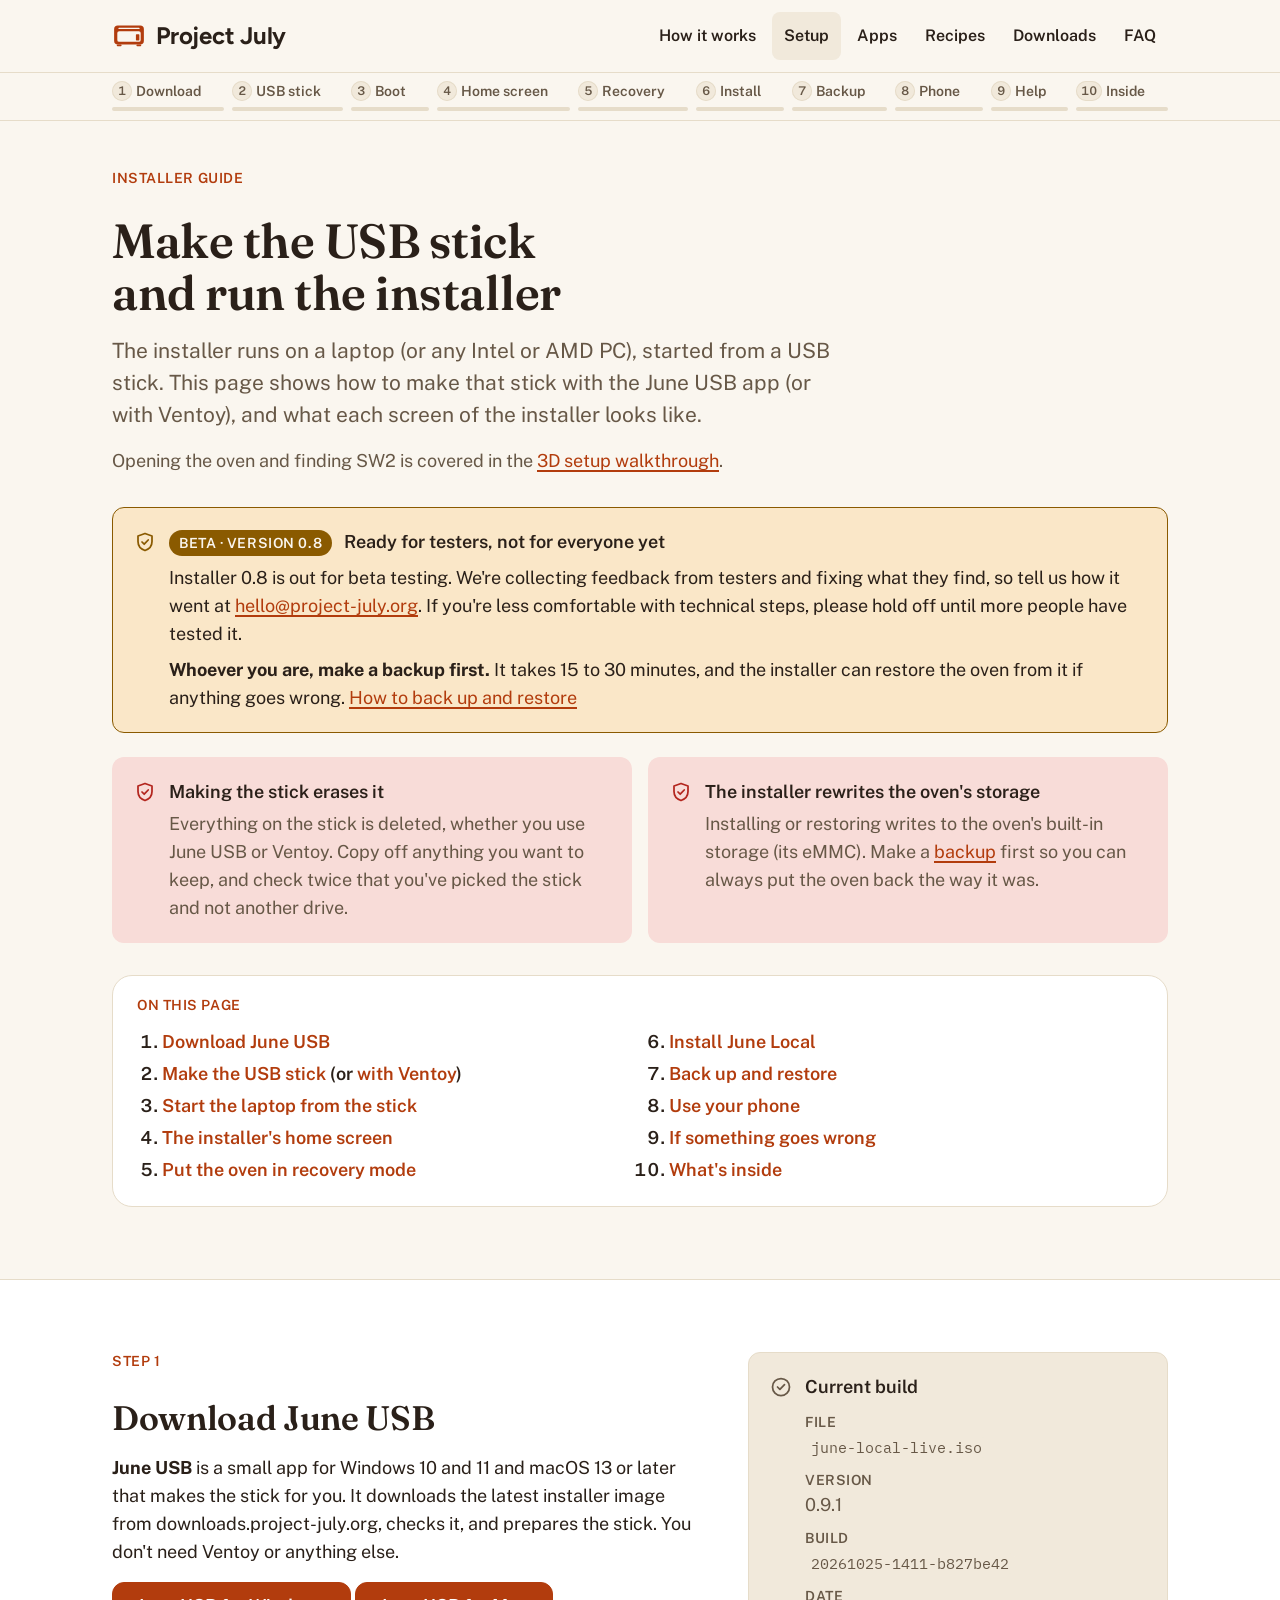
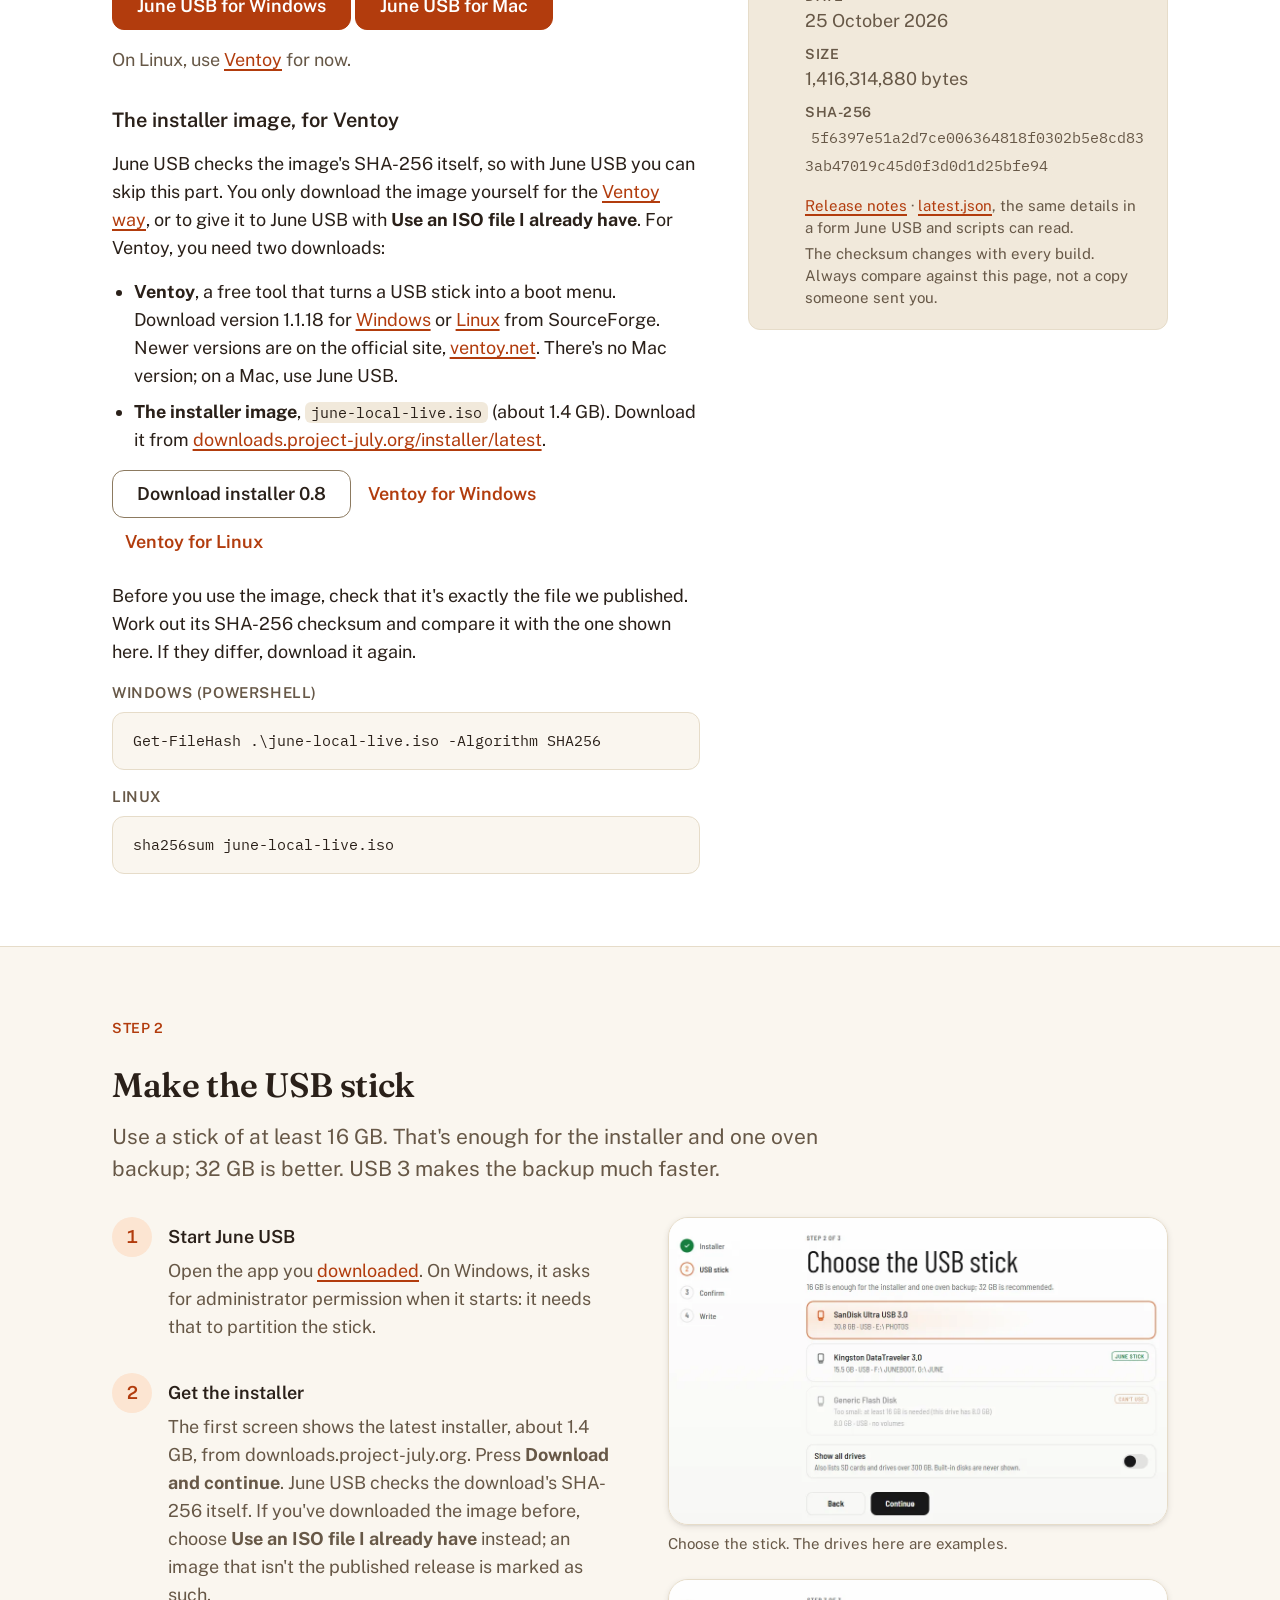
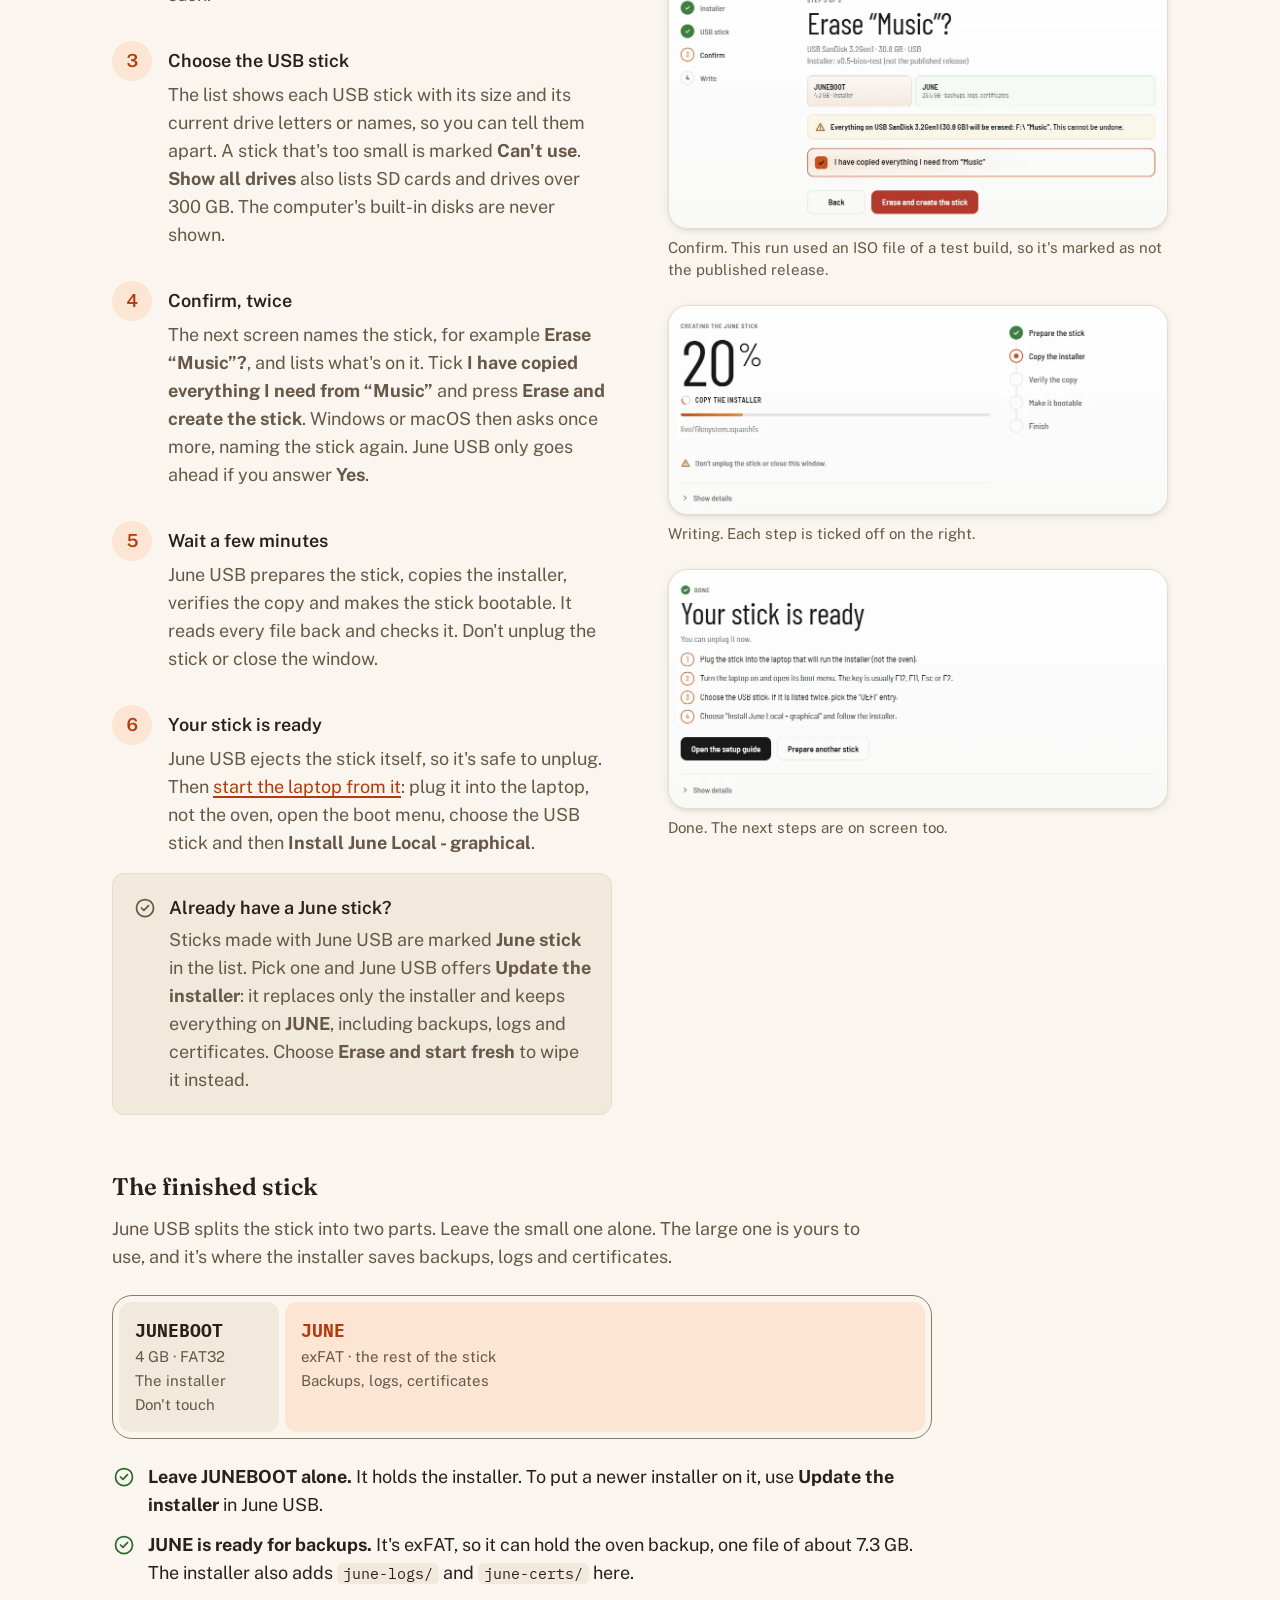
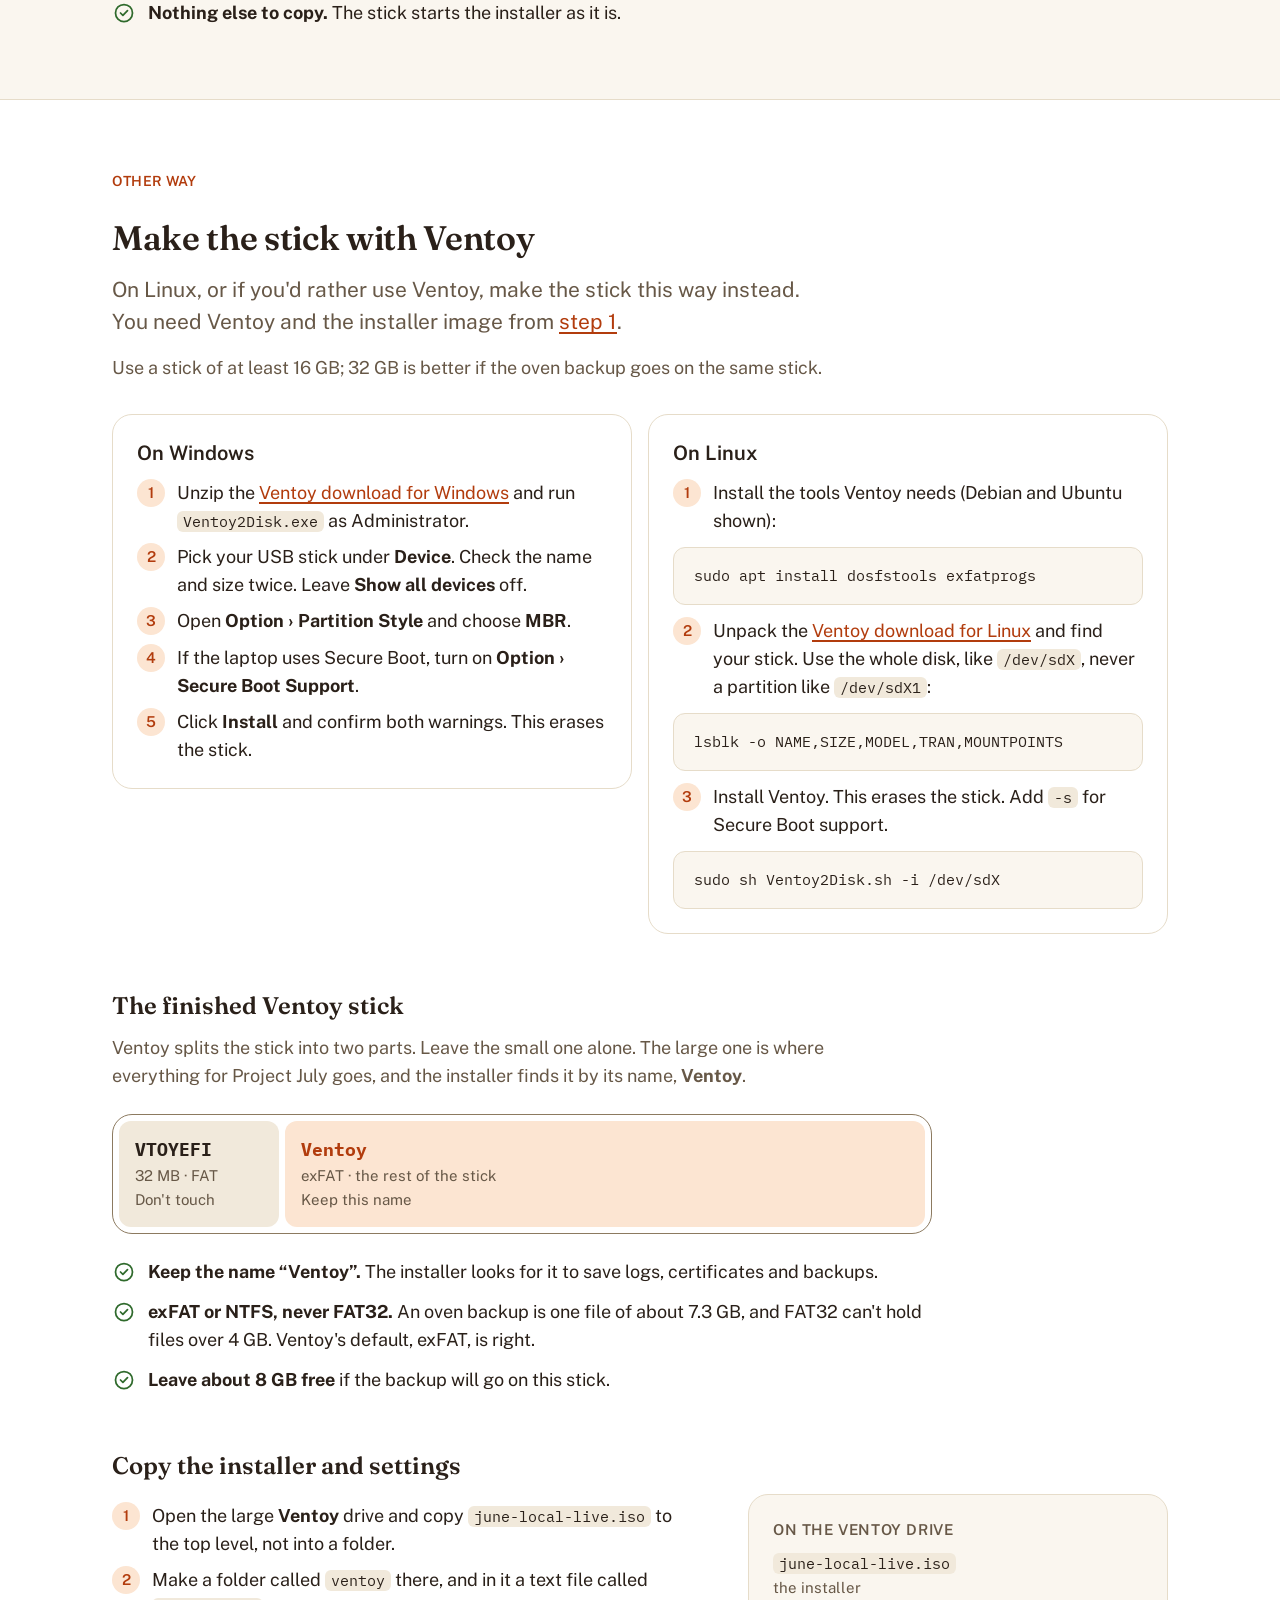
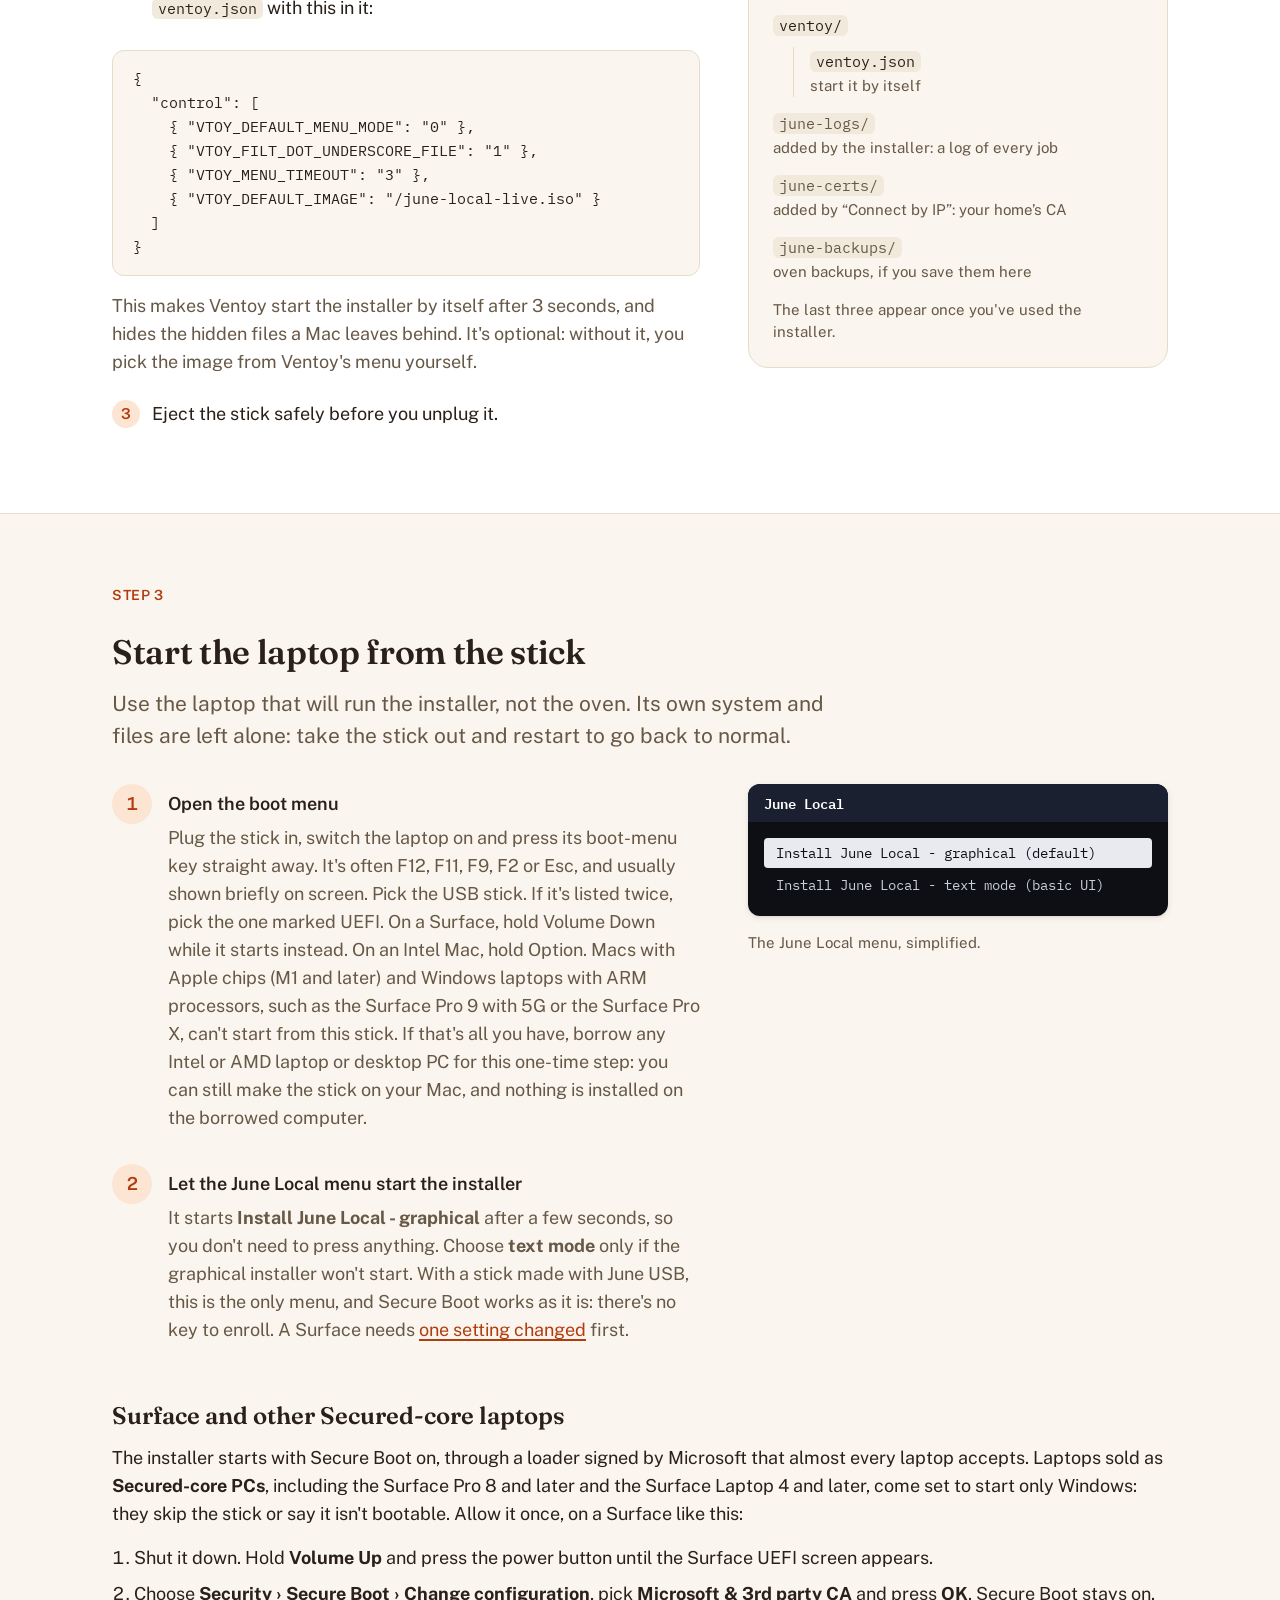
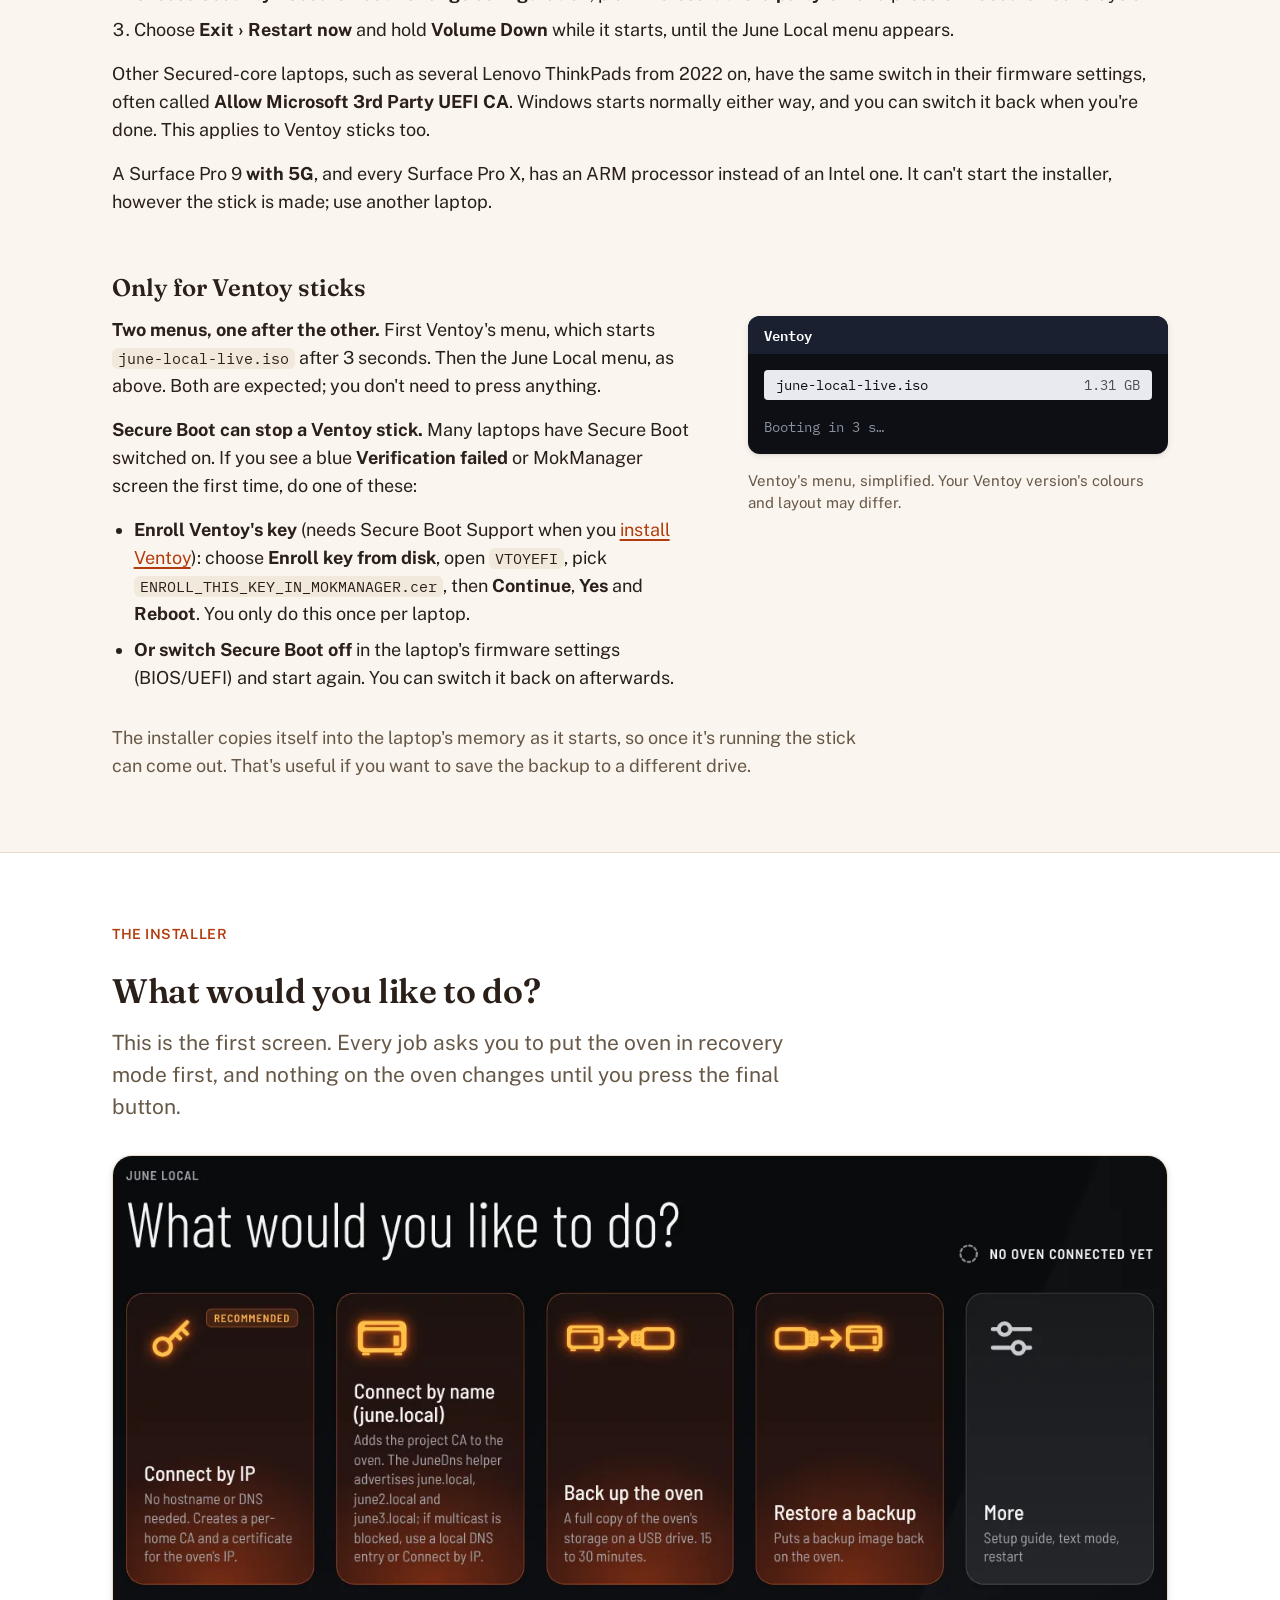
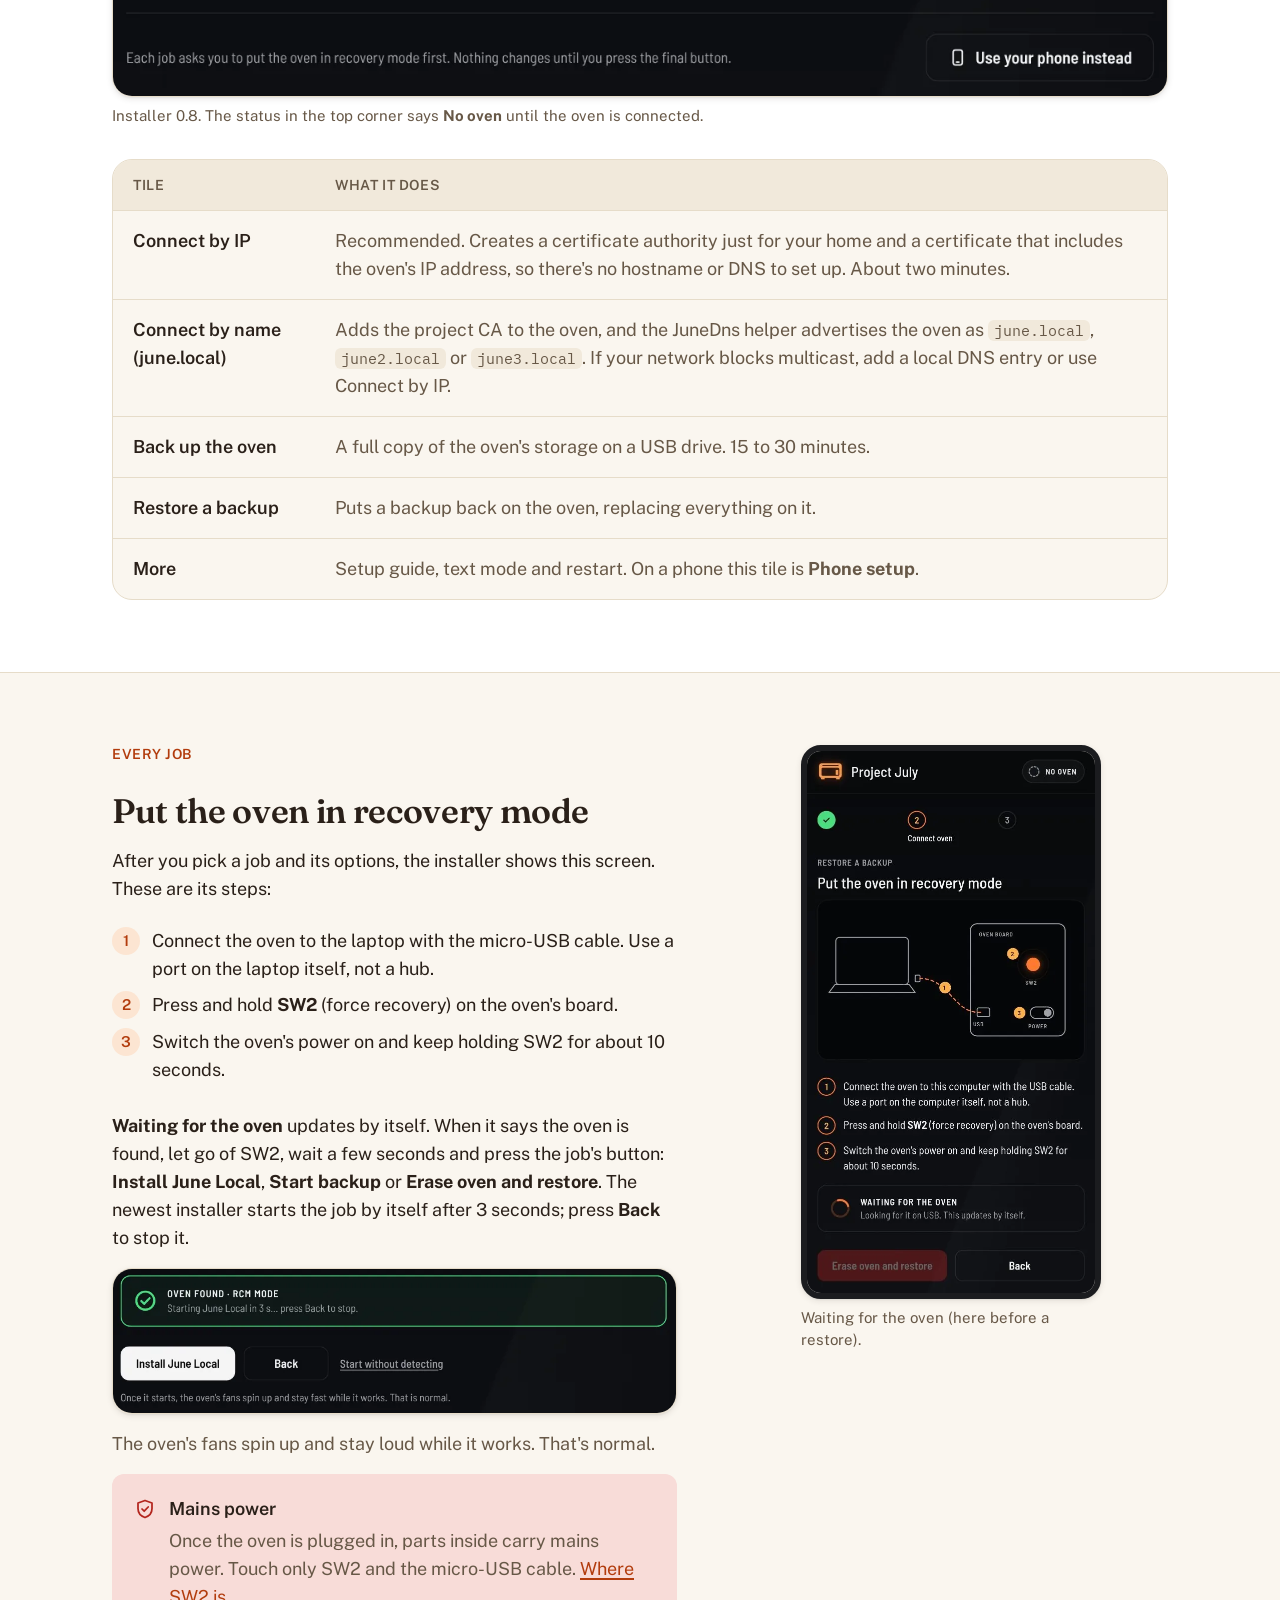
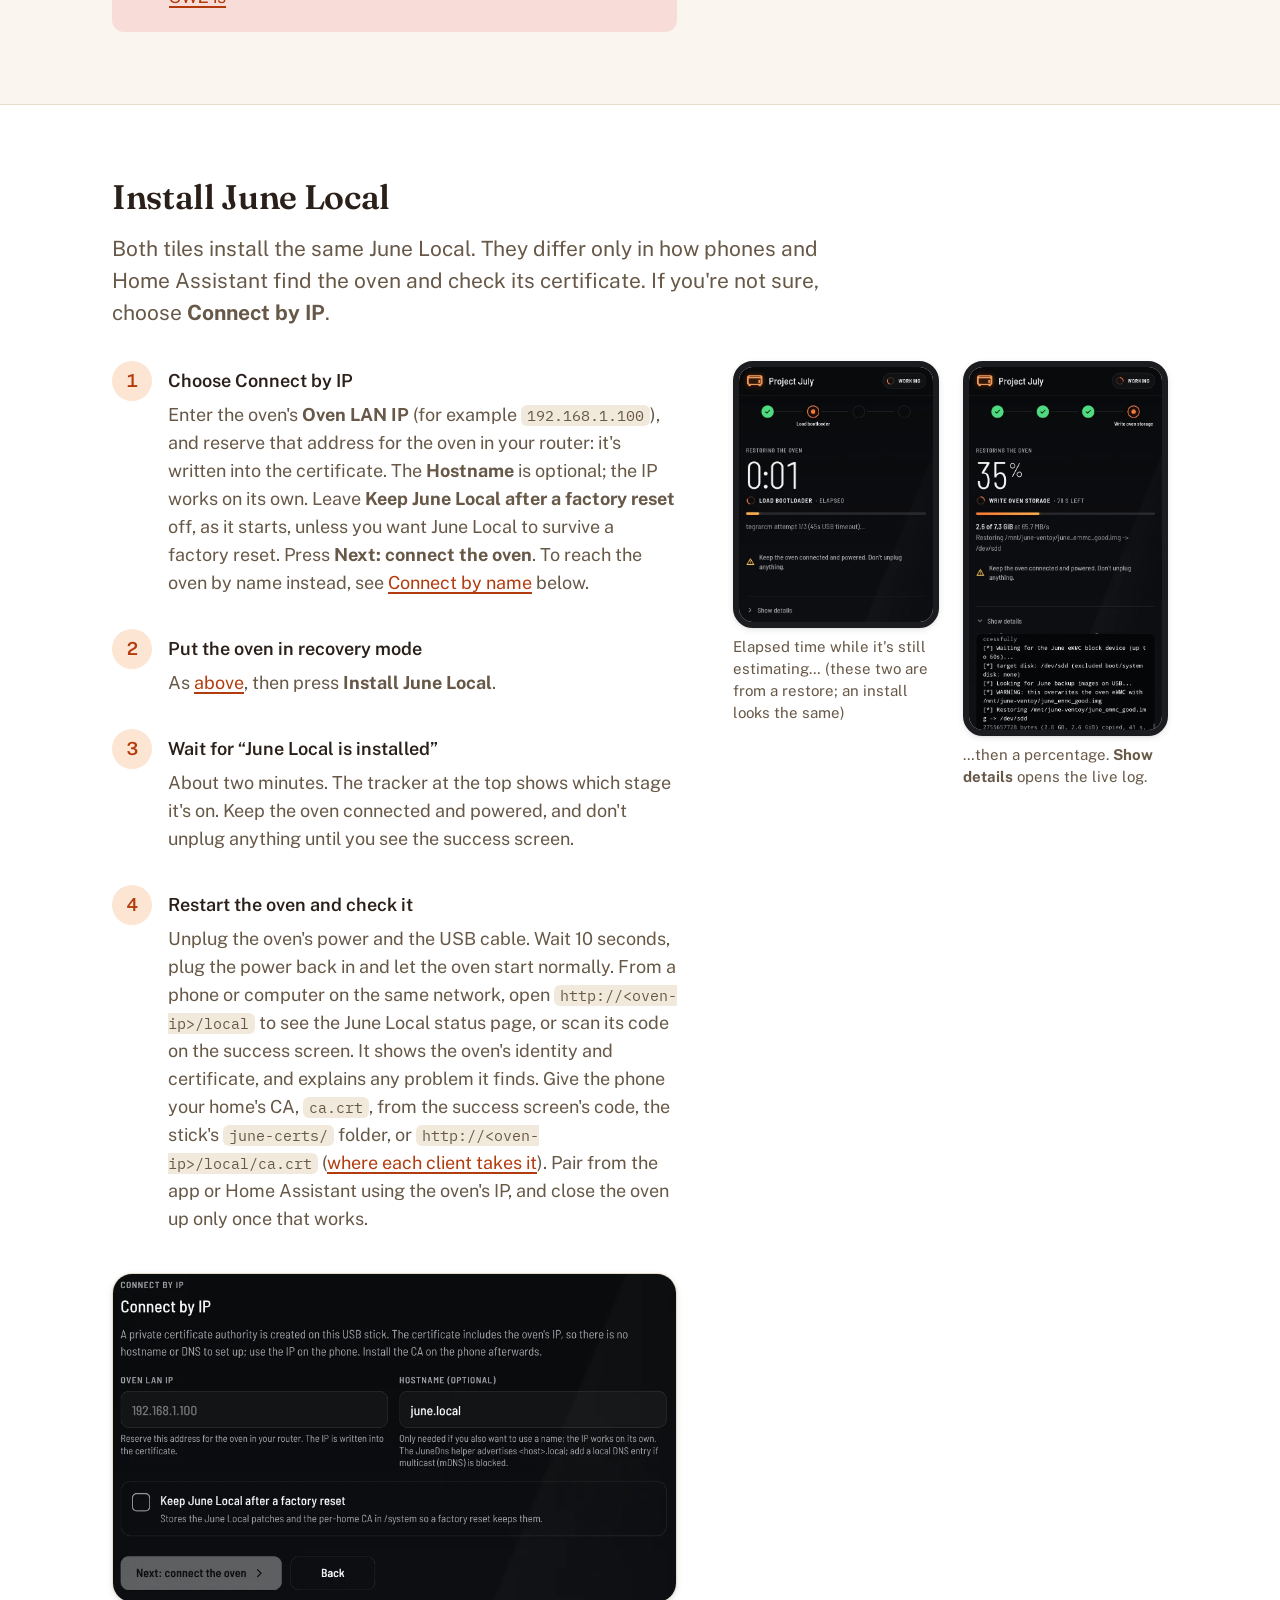
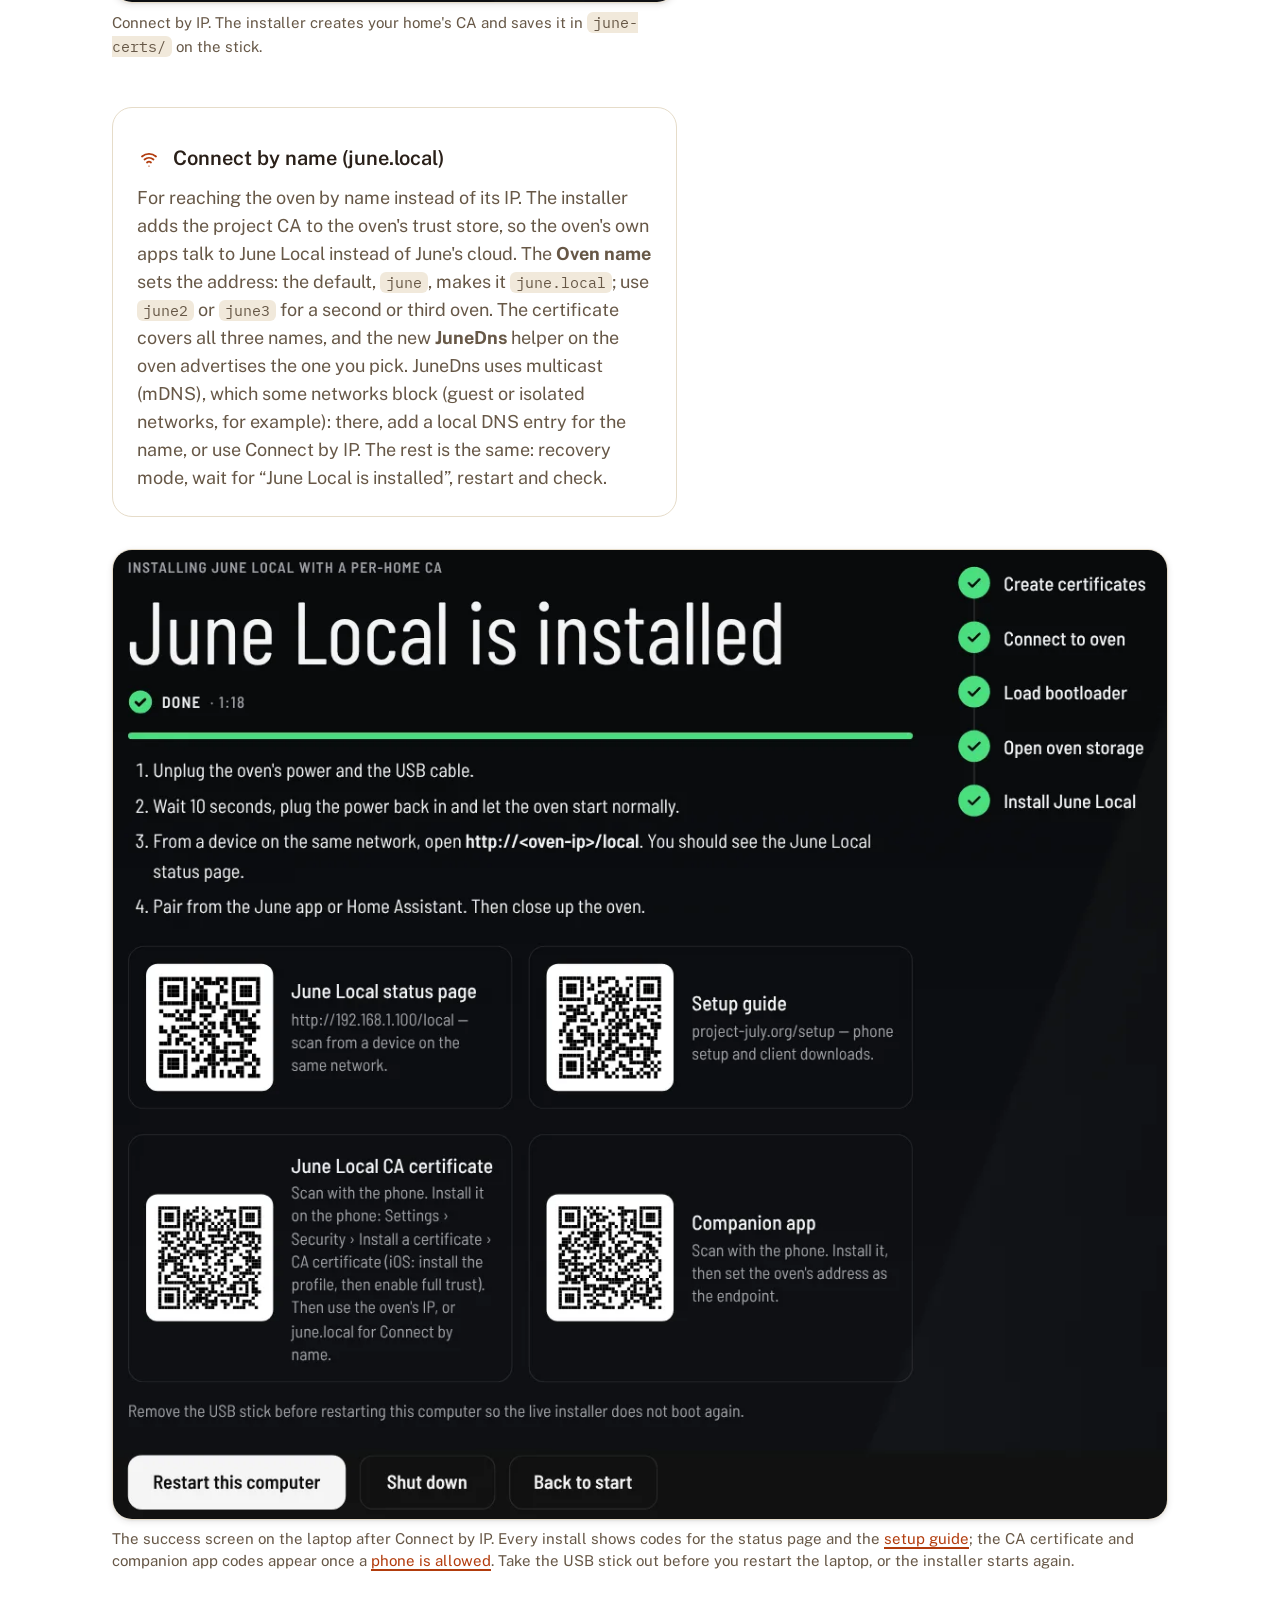
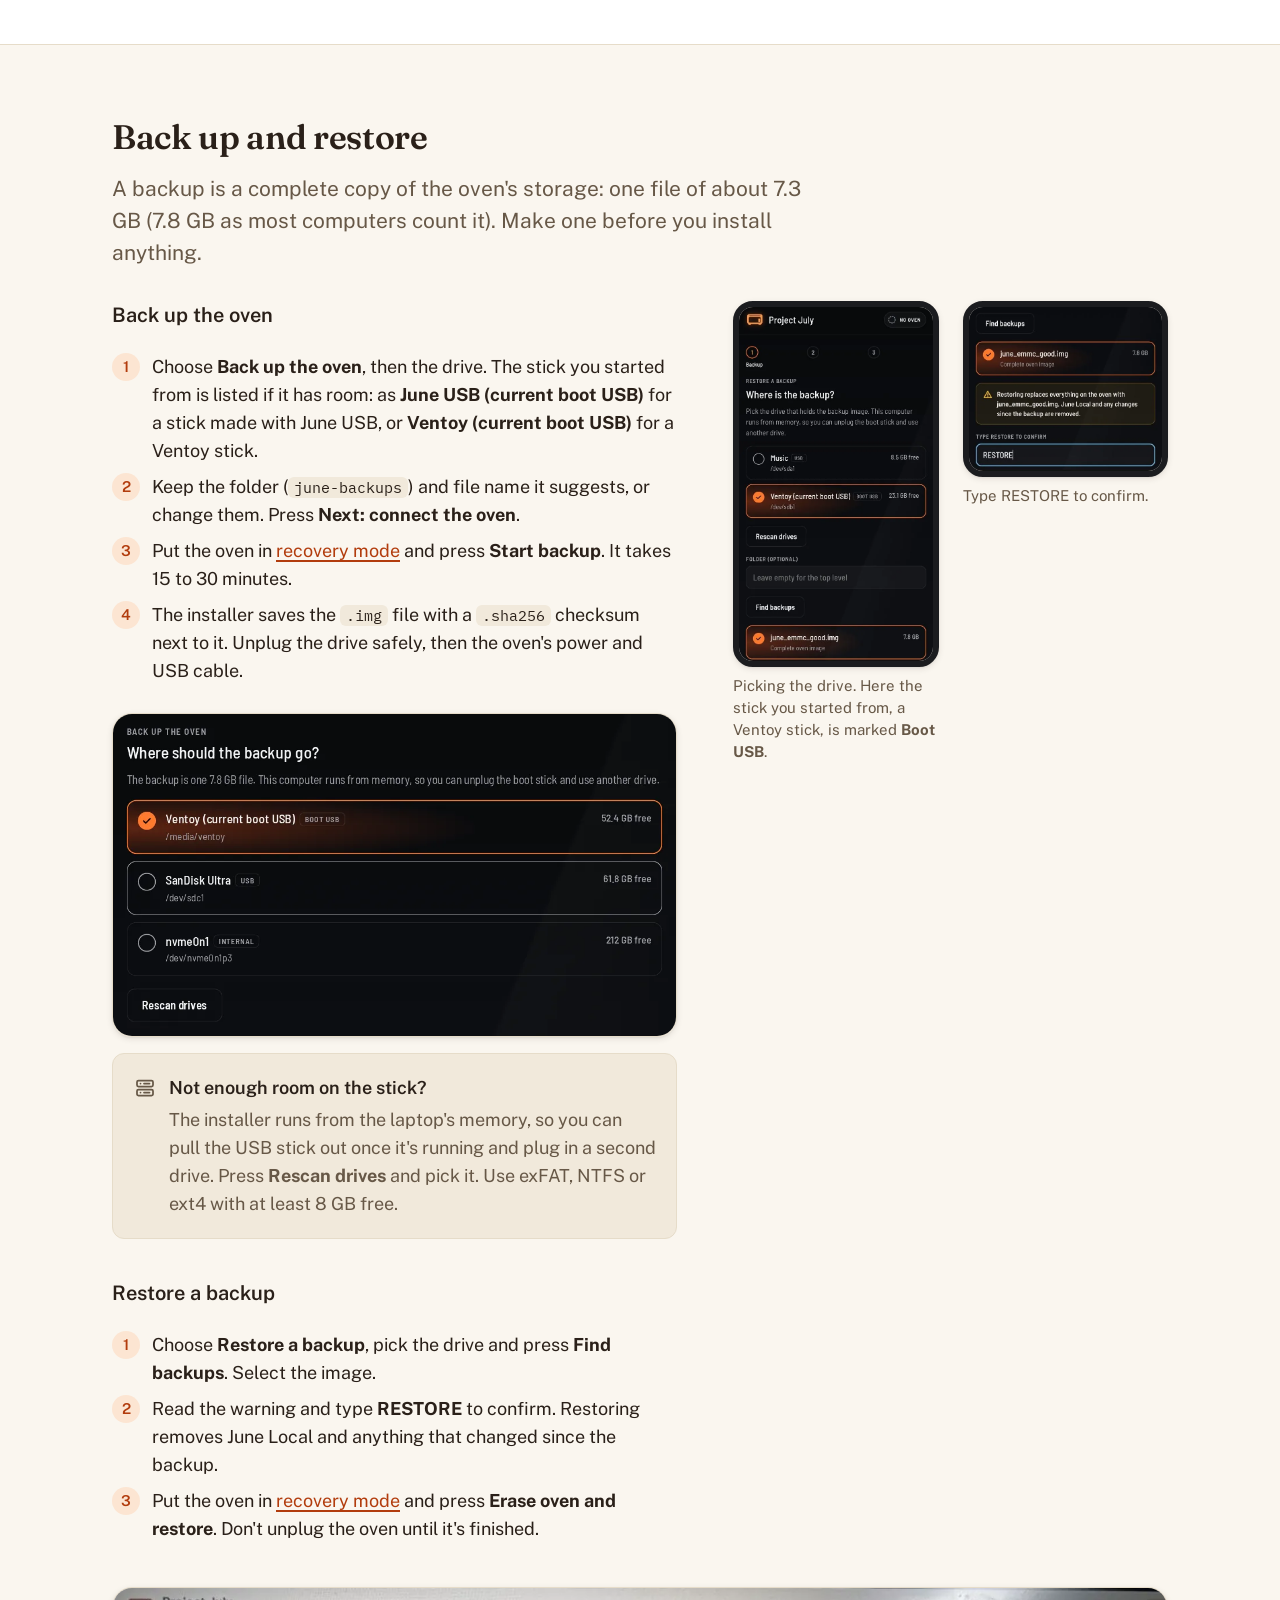
<file: public/installer/index.html>
<!doctype html>
<html lang="en">
<head>
<meta charset="utf-8">
<meta name="viewport" content="width=device-width, initial-scale=1">
<title>USB installer guide — Project July</title>
<meta name="description" content="Make the Project July USB stick with the June USB app, then use the June Local installer to back up, install and restore your June oven.">
<meta name="theme-color" content="#faf6ef" media="(prefers-color-scheme: light)">
<meta name="theme-color" content="#17130f" media="(prefers-color-scheme: dark)">
<link rel="canonical" href="https://project-july.org/installer/">
<link rel="icon" href="../assets/project-july-mark.svg" type="image/svg+xml">
<link rel="apple-touch-icon" href="../apple-touch-icon.png">

<!-- Link previews (Open Graph, used by iMessage, Slack, WhatsApp, Facebook, LinkedIn, Discord) -->
<meta property="og:type" content="website">
<meta property="og:site_name" content="Project July">
<meta property="og:url" content="https://project-july.org/installer/">
<meta property="og:title" content="Project July installer guide: the USB stick and every screen">
<meta property="og:description" content="Make the USB stick with the June USB app, start the June Local installer from it, and back up, install or restore your June oven.">
<meta property="og:image" content="https://project-july.org/og.png">
<meta property="og:image:type" content="image/png">
<meta property="og:image:width" content="1200">
<meta property="og:image:height" content="630">
<meta property="og:image:alt" content="Project July: Keep your June oven working after the cloud goes away. No cloud. No subscription. Private by default.">
<meta property="og:locale" content="en_US">
<meta name="twitter:card" content="summary_large_image">
<link rel="preconnect" href="https://fonts.googleapis.com">
<link rel="preconnect" href="https://fonts.gstatic.com" crossorigin>
<link rel="stylesheet" href="https://fonts.googleapis.com/css2?family=Figtree:wght@700&family=Fraunces:opsz,wght@9..144,500;9..144,600&family=Public+Sans:wght@400;600&family=IBM+Plex+Mono&display=swap">
<link rel="stylesheet" href="../css/tokens.css">
<link rel="stylesheet" href="../css/components.css">
<link rel="stylesheet" href="../css/site.css">
</head>
<body>

<!-- Icon sprite. The first six are the design-system set; the rest are drawn to match
     (24px grid, 1.75 stroke, round caps). Use with <svg class="icon"><use href="#i-name"/></svg>. -->
<svg width="0" height="0" style="position:absolute" aria-hidden="true">
  <defs>
    <symbol id="i-mark" viewBox="0 0 64 64" fill="currentColor"><path fill-rule="evenodd" d="M11 12H53A7 7 0 0 1 60 19V41A7 7 0 0 1 53 48H11A7 7 0 0 1 4 41V19A7 7 0 0 1 11 12ZM13.25 16.5H50.75A1.25 1.25 0 0 1 52 17.75V17.75A1.25 1.25 0 0 1 50.75 19H13.25A1.25 1.25 0 0 1 12 17.75V17.75A1.25 1.25 0 0 1 13.25 16.5ZM13.5 23H50.5A3.5 3.5 0 0 1 54 26.5V39.5A3.5 3.5 0 0 1 50.5 43H13.5A3.5 3.5 0 0 1 10 39.5V26.5A3.5 3.5 0 0 1 13.5 23Z"/><path d="M46.25 28.5H50.25A1.25 1.25 0 0 1 51.5 29.75V39.25A1.25 1.25 0 0 1 50.25 40.5H46.25A1.25 1.25 0 0 1 45 39.25V29.75A1.25 1.25 0 0 1 46.25 28.5ZM10.5 48H16.5A1.5 1.5 0 0 1 18 49.5V50A1.5 1.5 0 0 1 16.5 51.5H10.5A1.5 1.5 0 0 1 9 50V49.5A1.5 1.5 0 0 1 10.5 48ZM47.5 48H53.5A1.5 1.5 0 0 1 55 49.5V50A1.5 1.5 0 0 1 53.5 51.5H47.5A1.5 1.5 0 0 1 46 50V49.5A1.5 1.5 0 0 1 47.5 48Z"/></symbol>
    <symbol id="i-oven" viewBox="0 0 24 24" fill="none" stroke="currentColor" stroke-width="1.75" stroke-linecap="round" stroke-linejoin="round"><rect x="3.5" y="3.5" width="17" height="17" rx="2.5"/><path d="M3.5 8.5h17"/><path d="M7 6h2"/><path d="M13 6h4"/><rect x="7" y="11.5" width="10" height="6.5" rx="1.5"/></symbol>
    <symbol id="i-thermometer" viewBox="0 0 24 24" fill="none" stroke="currentColor" stroke-width="1.75" stroke-linecap="round" stroke-linejoin="round"><path d="M14 14.5V5a2.5 2.5 0 0 0-5 0v9.5a4 4 0 1 0 5 0Z"/><path d="M11.5 15.5a1 1 0 1 0 1 1 1 1 0 0 0-1-1Z" fill="currentColor" stroke="none"/></symbol>
    <symbol id="i-camera" viewBox="0 0 24 24" fill="none" stroke="currentColor" stroke-width="1.75" stroke-linecap="round" stroke-linejoin="round"><path d="M3.5 8.5a2 2 0 0 1 2-2h1.2l1.1-1.7a1 1 0 0 1 .84-.46h6.72a1 1 0 0 1 .84.46l1.1 1.7h1.2a2 2 0 0 1 2 2v8a2 2 0 0 1-2 2h-13a2 2 0 0 1-2-2Z"/><circle cx="12" cy="12.5" r="3.5"/></symbol>
    <symbol id="i-house" viewBox="0 0 24 24" fill="none" stroke="currentColor" stroke-width="1.75" stroke-linecap="round" stroke-linejoin="round"><path d="M4 10.5 12 4l8 6.5"/><path d="M5.5 9.5V19a1 1 0 0 0 1 1h11a1 1 0 0 0 1-1V9.5"/><path d="M9.5 20v-5a1 1 0 0 1 1-1h3a1 1 0 0 1 1 1v5"/></symbol>
    <symbol id="i-wifi" viewBox="0 0 24 24" fill="none" stroke="currentColor" stroke-width="1.75" stroke-linecap="round" stroke-linejoin="round"><path d="M5 10.5a11 11 0 0 1 14 0"/><path d="M7.5 13.5a7 7 0 0 1 9 0"/><path d="M10 16.5a3 3 0 0 1 4 0"/><path d="M12 19.5a.6.6 0 1 0 .01 0Z" fill="currentColor" stroke="none"/></symbol>
    <symbol id="i-check" viewBox="0 0 24 24" fill="none" stroke="currentColor" stroke-width="1.75" stroke-linecap="round" stroke-linejoin="round"><circle cx="12" cy="12" r="8.5"/><path d="m8.5 12 2.4 2.4 4.6-4.8"/></symbol>
    <symbol id="i-phone" viewBox="0 0 24 24" fill="none" stroke="currentColor" stroke-width="1.75" stroke-linecap="round" stroke-linejoin="round"><rect x="6.5" y="3" width="11" height="18" rx="2.5"/><path d="M10.5 17.5h3"/></symbol>
    <symbol id="i-server" viewBox="0 0 24 24" fill="none" stroke="currentColor" stroke-width="1.75" stroke-linecap="round" stroke-linejoin="round"><rect x="4" y="4.5" width="16" height="6" rx="1.5"/><rect x="4" y="13.5" width="16" height="6" rx="1.5"/><path d="M7.5 7.5h.01"/><path d="M7.5 16.5h.01"/><path d="M11 7.5h5.5"/><path d="M11 16.5h5.5"/></symbol>
    <symbol id="i-cloud-off" viewBox="0 0 24 24" fill="none" stroke="currentColor" stroke-width="1.75" stroke-linecap="round" stroke-linejoin="round"><path d="M8.2 8.3A4.5 4.5 0 0 0 7 17.5h10.5"/><path d="M11 6.3A5.5 5.5 0 0 1 17.8 11 3.3 3.3 0 0 1 20.3 15.8"/><path d="M4 4l16 16"/></symbol>
    <symbol id="i-shield" viewBox="0 0 24 24" fill="none" stroke="currentColor" stroke-width="1.75" stroke-linecap="round" stroke-linejoin="round"><path d="M12 3.5 5 6v5.5c0 4.2 2.9 7.6 7 9 4.1-1.4 7-4.8 7-9V6Z"/><path d="m9 12 2.2 2.2L15.2 10"/></symbol>
    <symbol id="i-key" viewBox="0 0 24 24" fill="none" stroke="currentColor" stroke-width="1.75" stroke-linecap="round" stroke-linejoin="round"><circle cx="8" cy="15.5" r="3.5"/><path d="m10.5 13 8-8"/><path d="m16 7.5 2.5 2.5"/><path d="m13.5 10 2 2"/></symbol>
    <symbol id="i-code" viewBox="0 0 24 24" fill="none" stroke="currentColor" stroke-width="1.75" stroke-linecap="round" stroke-linejoin="round"><path d="m8.5 8-4 4 4 4"/><path d="m15.5 8 4 4-4 4"/><path d="m13.5 5.5-3 13"/></symbol>
    <symbol id="i-doc" viewBox="0 0 24 24" fill="none" stroke="currentColor" stroke-width="1.75" stroke-linecap="round" stroke-linejoin="round"><path d="M7 3.5h7l4.5 4.5v11a1.5 1.5 0 0 1-1.5 1.5H7A1.5 1.5 0 0 1 5.5 19V5A1.5 1.5 0 0 1 7 3.5Z"/><path d="M14 3.5V8h4.5"/><path d="M8.5 12.5h7"/><path d="M8.5 16h5"/></symbol>
    <symbol id="i-chat" viewBox="0 0 24 24" fill="none" stroke="currentColor" stroke-width="1.75" stroke-linecap="round" stroke-linejoin="round"><path d="M5 5.5h14a1.5 1.5 0 0 1 1.5 1.5v8a1.5 1.5 0 0 1-1.5 1.5h-9l-4.5 3.5v-3.5H5A1.5 1.5 0 0 1 3.5 15V7A1.5 1.5 0 0 1 5 5.5Z"/></symbol>
    <symbol id="i-mail" viewBox="0 0 24 24" fill="none" stroke="currentColor" stroke-width="1.75" stroke-linecap="round" stroke-linejoin="round"><rect x="3.5" y="5.5" width="17" height="13" rx="2"/><path d="m4 7 8 6 8-6"/></symbol>
    <symbol id="i-arrow" viewBox="0 0 24 24" fill="none" stroke="currentColor" stroke-width="1.75" stroke-linecap="round" stroke-linejoin="round"><path d="M5 12h14"/><path d="m13 6 6 6-6 6"/></symbol>
  </defs>
</svg>

<a class="skip" href="#main">Skip to content</a>

<header class="site-header has-progress">
  <div class="wrap">
    <a class="brand" href="../#top" aria-label="Project July, home">
      <svg viewBox="0 0 64 64" aria-hidden="true"><use href="#i-mark"/></svg>
      <span>Project July</span>
    </a>
    <nav class="nav" aria-label="Site">
      <a href="../#how">How it works</a>
      <a href="../setup/" aria-current="true">Setup</a>
      <a href="/clients">Apps</a>
      <a href="https://recipes.project-july.org/">Recipes</a>
      <a href="../#downloads">Downloads</a>
      <a href="../#faq">FAQ</a>
    </nav>
  </div>
  <!-- Quick nav for this guide. The script at the end colours each section as you read:
       green once passed, ember while you're in it, its bar filling as you scroll through. -->
  <nav class="ig-progress" aria-label="Guide sections">
    <div class="wrap">
      <ol>
        <li><a href="#download"><span class="ig-p-label"><span class="ig-p-n" aria-hidden="true">1</span>Download</span><span class="ig-p-bar" aria-hidden="true"></span></a></li>
        <li><a href="#stick"><span class="ig-p-label"><span class="ig-p-n" aria-hidden="true">2</span>USB stick</span><span class="ig-p-bar" aria-hidden="true"></span></a></li>
        <li><a href="#boot"><span class="ig-p-label"><span class="ig-p-n" aria-hidden="true">3</span>Boot</span><span class="ig-p-bar" aria-hidden="true"></span></a></li>
        <li><a href="#home"><span class="ig-p-label"><span class="ig-p-n" aria-hidden="true">4</span>Home screen</span><span class="ig-p-bar" aria-hidden="true"></span></a></li>
        <li><a href="#recovery"><span class="ig-p-label"><span class="ig-p-n" aria-hidden="true">5</span>Recovery</span><span class="ig-p-bar" aria-hidden="true"></span></a></li>
        <li><a href="#install"><span class="ig-p-label"><span class="ig-p-n" aria-hidden="true">6</span>Install</span><span class="ig-p-bar" aria-hidden="true"></span></a></li>
        <li><a href="#backup"><span class="ig-p-label"><span class="ig-p-n" aria-hidden="true">7</span>Backup</span><span class="ig-p-bar" aria-hidden="true"></span></a></li>
        <li><a href="#phone"><span class="ig-p-label"><span class="ig-p-n" aria-hidden="true">8</span>Phone</span><span class="ig-p-bar" aria-hidden="true"></span></a></li>
        <li><a href="#trouble"><span class="ig-p-label"><span class="ig-p-n" aria-hidden="true">9</span>Help</span><span class="ig-p-bar" aria-hidden="true"></span></a></li>
        <li><a href="#inside"><span class="ig-p-label"><span class="ig-p-n" aria-hidden="true">10</span>Inside</span><span class="ig-p-bar" aria-hidden="true"></span></a></li>
      </ol>
    </div>
  </nav>
</header>

<main id="main">
<section class="setup-hero">
  <div class="wrap">
    <div class="section-head">
      <p class="eyebrow">Installer guide</p>
      <h1 class="setup-title">Make the USB stick and run the installer</h1>
      <p class="lead">The installer runs on a laptop (or any Intel or AMD PC), started from a USB stick. This page shows how to make that stick with the June USB app (or with Ventoy), and what each screen of the installer looks like.</p>
      <p class="muted">Opening the oven and finding SW2 is covered in the <a href="../setup/">3D setup walkthrough</a>.</p>
    </div>

    <div class="jo-notice early-access" role="note" aria-label="Beta">
      <span class="jo-notice-mark"><svg aria-hidden="true"><use href="#i-shield"/></svg></span>
      <div class="jo-notice-body">
        <p class="jo-notice-title"><span class="early-tag">Beta · version 0.8</span> Ready for testers, not for everyone yet</p>
        <p class="jo-notice-text">Installer 0.8 is out for beta testing. We're collecting feedback from testers and fixing what they find, so tell us how it went at <a href="mailto:hello@project-july.org">hello@project-july.org</a>. If you're less comfortable with technical steps, please hold off until more people have tested it.</p>
        <p class="jo-notice-text"><strong>Whoever you are, make a backup first.</strong> It takes 15 to 30 minutes, and the installer can restore the oven from it if anything goes wrong. <a href="#backup">How to back up and restore</a></p>
      </div>
    </div>

    <div class="ig-warnings">
      <div class="jo-notice jo-notice-warning" role="note">
        <span class="jo-notice-mark"><svg aria-hidden="true"><use href="#i-shield"/></svg></span>
        <div class="jo-notice-body">
          <p class="jo-notice-title">Making the stick erases it</p>
          <p class="jo-notice-text">Everything on the stick is deleted, whether you use June USB or Ventoy. Copy off anything you want to keep, and check twice that you've picked the stick and not another drive.</p>
        </div>
      </div>
      <div class="jo-notice jo-notice-warning" role="note">
        <span class="jo-notice-mark"><svg aria-hidden="true"><use href="#i-shield"/></svg></span>
        <div class="jo-notice-body">
          <p class="jo-notice-title">The installer rewrites the oven's storage</p>
          <p class="jo-notice-text">Installing or restoring writes to the oven's built-in storage (its eMMC). Make a <a href="#backup">backup</a> first so you can always put the oven back the way it was.</p>
        </div>
      </div>
    </div>

    <nav class="ig-toc" aria-label="On this page">
      <p class="eyebrow">On this page</p>
      <ol>
        <li><a href="#download">Download June USB</a></li>
        <li><a href="#stick">Make the USB stick</a> (or <a href="#ventoy">with Ventoy</a>)</li>
        <li><a href="#boot">Start the laptop from the stick</a></li>
        <li><a href="#home">The installer's home screen</a></li>
        <li><a href="#recovery">Put the oven in recovery mode</a></li>
        <li><a href="#install">Install June Local</a></li>
        <li><a href="#backup">Back up and restore</a></li>
        <li><a href="#phone">Use your phone</a></li>
        <li><a href="#trouble">If something goes wrong</a></li>
        <li><a href="#inside">What's inside</a></li>
      </ol>
    </nav>
  </div>
</section>

<section class="tint" id="download">
  <div class="wrap setup-grid">
    <div class="ig-flow">
      <p class="eyebrow">Step 1</p>
      <h2>Download June USB</h2>
      <p><strong>June USB</strong> is a small app for Windows 10 and 11 and macOS 13 or later that makes the stick for you. It downloads the latest installer image from downloads.project-july.org, checks it, and prepares the stick. You don't need Ventoy or anything else.</p>
      <p><a class="jo-btn jo-btn-primary" href="https://downloads.project-july.org/june-usb/June-USB.exe">June USB for Windows</a> <a class="jo-btn jo-btn-primary" href="https://downloads.project-july.org/june-usb/June-USB.dmg">June USB for Mac</a></p>
      <p class="muted">On Linux, use <a href="#ventoy">Ventoy</a> for now.</p>

      <h3 class="ig-h3" style="margin-top:var(--space-4)">The installer image, for Ventoy</h3>
      <p>June USB checks the image's SHA-256 itself, so with June USB you can skip this part. You only download the image yourself for the <a href="#ventoy">Ventoy way</a>, or to give it to June USB with <strong>Use an ISO file I already have</strong>. For Ventoy, you need two downloads:</p>
      <ul class="ig-list">
        <li><strong>Ventoy</strong>, a free tool that turns a USB stick into a boot menu. Download version 1.1.18 for <a href="https://sourceforge.net/projects/ventoy/files/v1.1.18/ventoy-1.1.18-windows.zip/download">Windows</a> or <a href="https://sourceforge.net/projects/ventoy/files/v1.1.18/ventoy-1.1.18-linux.tar.gz/download">Linux</a> from SourceForge. Newer versions are on the official site, <a href="https://www.ventoy.net">ventoy.net</a>. There's no Mac version; on a Mac, use June USB.</li>
        <li><strong>The installer image</strong>, <code>june-local-live.iso</code> (about 1.4 GB). Download it from <a href="https://downloads.project-july.org/installer/latest">downloads.project-july.org/installer/latest</a>.</li>
      </ul>
      <p><a class="jo-btn" href="https://downloads.project-july.org/installer/latest">Download installer 0.8</a> <a class="jo-btn jo-btn-quiet" href="https://sourceforge.net/projects/ventoy/files/v1.1.18/ventoy-1.1.18-windows.zip/download">Ventoy for Windows</a> <a class="jo-btn jo-btn-quiet" href="https://sourceforge.net/projects/ventoy/files/v1.1.18/ventoy-1.1.18-linux.tar.gz/download">Ventoy for Linux</a></p>
      <p>Before you use the image, check that it's exactly the file we published. Work out its SHA-256 checksum and compare it with the one shown here. If they differ, download it again.</p>
      <div class="ig-os">
        <div>
          <h3 class="ig-h4">Windows (PowerShell)</h3>
          <pre class="ig-code"><code>Get-FileHash .\june-local-live.iso -Algorithm SHA256</code></pre>
        </div>
        <div>
          <h3 class="ig-h4">Linux</h3>
          <pre class="ig-code"><code>sha256sum june-local-live.iso</code></pre>
        </div>
      </div>
    </div>
    <div class="jo-notice jo-notice-info ig-release">
      <span class="jo-notice-mark"><svg aria-hidden="true"><use href="#i-check"/></svg></span>
      <div class="jo-notice-body">
        <p class="jo-notice-title">Current build</p>
        <!-- Update on every release: build ID, date and SHA-256 of june-local-live.iso. -->
        <dl class="ig-dl jo-notice-text">
          <dt>File</dt><dd><code>june-local-live.iso</code></dd>
          <dt>Version</dt><dd>0.9.1</dd>
          <dt>Build</dt><dd><code>20261025-1411-b827be42</code></dd>
          <dt>Date</dt><dd>25 October 2026</dd>
          <dt>Size</dt><dd>1,416,314,880 bytes</dd>
          <dt>SHA-256</dt><dd><code class="checksum">5f6397e51a2d7ce006364818f0302b5e8cd833ab47019c45d0f3d0d1d25bfe94</code></dd>
        </dl>
        <p class="small muted"><a href="https://github.com/prj-july/installer/blob/main/RELEASE_NOTES.md">Release notes</a> · <a href="https://downloads.project-july.org/installer/latest.json">latest.json</a>, the same details in a form June USB and scripts can read.</p>
        <p class="small muted">The checksum changes with every build. Always compare against this page, not a copy someone sent you.</p>
      </div>
    </div>
  </div>
</section>

<section id="stick">
  <div class="wrap">
    <div class="section-head">
      <p class="eyebrow">Step 2</p>
      <h2>Make the USB stick</h2>
      <p class="lead">Use a stick of at least 16 GB. That's enough for the installer and one oven backup; 32 GB is better. USB 3 makes the backup much faster.</p>
    </div>
    <div class="ig-pair ig-pair-photo">
      <div class="ig-flow">
        <ol class="steps">
          <li class="jo-step"><span class="jo-step-num" aria-hidden="true">1</span><div class="jo-step-body"><h3 class="jo-step-title">Start June USB</h3><p class="jo-step-text">Open the app you <a href="#download">downloaded</a>. On Windows, it asks for administrator permission when it starts: it needs that to partition the stick.</p></div></li>
          <li class="jo-step"><span class="jo-step-num" aria-hidden="true">2</span><div class="jo-step-body"><h3 class="jo-step-title">Get the installer</h3><p class="jo-step-text">The first screen shows the latest installer, about 1.4 GB, from downloads.project-july.org. Press <strong>Download and continue</strong>. June USB checks the download's SHA-256 itself. If you've downloaded the image before, choose <strong>Use an ISO file I already have</strong> instead; an image that isn't the published release is marked as such.</p></div></li>
          <li class="jo-step"><span class="jo-step-num" aria-hidden="true">3</span><div class="jo-step-body"><h3 class="jo-step-title">Choose the USB stick</h3><p class="jo-step-text">The list shows each USB stick with its size and its current drive letters or names, so you can tell them apart. A stick that's too small is marked <strong>Can't use</strong>. <strong>Show all drives</strong> also lists SD cards and drives over 300 GB. The computer's built-in disks are never shown.</p></div></li>
          <li class="jo-step"><span class="jo-step-num" aria-hidden="true">4</span><div class="jo-step-body"><h3 class="jo-step-title">Confirm, twice</h3><p class="jo-step-text">The next screen names the stick, for example <strong>Erase “Music”?</strong>, and lists what's on it. Tick <strong>I have copied everything I need from “Music”</strong> and press <strong>Erase and create the stick</strong>. Windows or macOS then asks once more, naming the stick again. June USB only goes ahead if you answer <strong>Yes</strong>.</p></div></li>
          <li class="jo-step"><span class="jo-step-num" aria-hidden="true">5</span><div class="jo-step-body"><h3 class="jo-step-title">Wait a few minutes</h3><p class="jo-step-text">June USB prepares the stick, copies the installer, verifies the copy and makes the stick bootable. It reads every file back and checks it. Don't unplug the stick or close the window.</p></div></li>
          <li class="jo-step"><span class="jo-step-num" aria-hidden="true">6</span><div class="jo-step-body"><h3 class="jo-step-title">Your stick is ready</h3><p class="jo-step-text">June USB ejects the stick itself, so it's safe to unplug. Then <a href="#boot">start the laptop from it</a>: plug it into the laptop, not the oven, open the boot menu, choose the USB stick and then <strong>Install June Local - graphical</strong>.</p></div></li>
        </ol>
        <div class="jo-notice jo-notice-info">
          <span class="jo-notice-mark"><svg aria-hidden="true"><use href="#i-check"/></svg></span>
          <div class="jo-notice-body">
            <p class="jo-notice-title">Already have a June stick?</p>
            <p class="jo-notice-text">Sticks made with June USB are marked <strong>June stick</strong> in the list. Pick one and June USB offers <strong>Update the installer</strong>: it replaces only the installer and keeps everything on <strong>JUNE</strong>, including backups, logs and certificates. Choose <strong>Erase and start fresh</strong> to wipe it instead.</p>
          </div>
        </div>
      </div>
      <div class="setup-shots">
        <figure class="ig-photo">
          <img src="img/june-usb-choose-stick.webp" width="1024" height="630" alt="June USB, step 2 of 3, Choose the USB stick: a 30.8 GB SanDisk stick (E:\ PHOTOS) is selected; a Kingston stick with the volumes JUNEBOOT and JUNE is marked June stick, and an 8 GB stick is marked Can't use. Below are the Show all drives switch and the Back and Continue buttons." loading="lazy">
          <figcaption class="small muted">Choose the stick. The drives here are examples.</figcaption>
        </figure>
        <figure class="ig-photo">
          <img src="img/june-usb-confirm-erase.webp" width="1024" height="509" alt="June USB, step 3 of 3: Erase “Music”? The stick will get two parts, JUNEBOOT for the installer and JUNE for backups, logs and certificates. A warning says everything on the 30.8 GB stick will be erased, the box I have copied everything I need from “Music” is ticked, and the Erase and create the stick button is below." loading="lazy">
          <figcaption class="small muted">Confirm. This run used an ISO file of a test build, so it's marked as not the published release.</figcaption>
        </figure>
        <figure class="ig-photo">
          <img src="img/june-usb-writing.webp" width="1024" height="429" alt="June USB creating the June stick: 20 percent, Copy the installer, with the steps Prepare the stick, Copy the installer, Verify the copy, Make it bootable and Finish, and the note Don't unplug the stick or close this window." loading="lazy">
          <figcaption class="small muted">Writing. Each step is ticked off on the right.</figcaption>
        </figure>
        <figure class="ig-photo">
          <img src="img/june-usb-done.webp" width="1024" height="489" alt="June USB: Your stick is ready. You can unplug it now. Four next steps: plug the stick into the laptop, not the oven; open its boot menu with F12, F11, Esc or F2; choose the USB stick, the UEFI entry if it's listed twice; choose Install June Local - graphical." loading="lazy">
          <figcaption class="small muted">Done. The next steps are on screen too.</figcaption>
        </figure>
      </div>
    </div>

    <h3 class="ig-sub">The finished stick</h3>
    <p class="muted ig-measure">June USB splits the stick into two parts. Leave the small one alone. The large one is yours to use, and it's where the installer saves backups, logs and certificates.</p>
    <figure class="ig-stick" aria-label="Partition layout of a stick made with June USB">
      <div class="ig-part ig-part-efi">
        <b>JUNEBOOT</b>
        <span>4 GB · FAT32</span>
        <span>The installer</span>
        <span>Don't touch</span>
      </div>
      <div class="ig-part ig-part-data">
        <b>JUNE</b>
        <span>exFAT · the rest of the stick</span>
        <span>Backups, logs, certificates</span>
      </div>
    </figure>
    <ul class="checklist ig-rules">
      <li><svg class="icon" aria-hidden="true"><use href="#i-check"/></svg><span><strong>Leave JUNEBOOT alone.</strong> It holds the installer. To put a newer installer on it, use <strong>Update the installer</strong> in June USB.</span></li>
      <li><svg class="icon" aria-hidden="true"><use href="#i-check"/></svg><span><strong>JUNE is ready for backups.</strong> It's exFAT, so it can hold the oven backup, one file of about 7.3 GB. The installer also adds <code>june-logs/</code> and <code>june-certs/</code> here.</span></li>
      <li><svg class="icon" aria-hidden="true"><use href="#i-check"/></svg><span><strong>Nothing else to copy.</strong> The stick starts the installer as it is.</span></li>
    </ul>
  </div>
</section>

<section class="tint" id="ventoy">
  <div class="wrap">
    <div class="section-head">
      <p class="eyebrow">Other way</p>
      <h2>Make the stick with Ventoy</h2>
      <p class="lead">On Linux, or if you'd rather use Ventoy, make the stick this way instead. You need Ventoy and the installer image from <a href="#download">step 1</a>.</p>
      <p class="muted">Use a stick of at least 16 GB; 32 GB is better if the oven backup goes on the same stick.</p>
    </div>
    <div class="ig-os ig-os-wide">
      <div class="card">
        <h3 class="ig-h3">On Windows</h3>
        <ol class="mini-steps">
          <li><span>Unzip the <a href="https://sourceforge.net/projects/ventoy/files/v1.1.18/ventoy-1.1.18-windows.zip/download">Ventoy download for Windows</a> and run <code>Ventoy2Disk.exe</code> as Administrator.</span></li>
          <li><span>Pick your USB stick under <strong>Device</strong>. Check the name and size twice. Leave <strong>Show all devices</strong> off.</span></li>
          <li><span>Open <strong>Option › Partition Style</strong> and choose <strong>MBR</strong>.</span></li>
          <li><span>If the laptop uses Secure Boot, turn on <strong>Option › Secure Boot Support</strong>.</span></li>
          <li><span>Click <strong>Install</strong> and confirm both warnings. This erases the stick.</span></li>
        </ol>
      </div>
      <div class="card">
        <h3 class="ig-h3">On Linux</h3>
        <ol class="mini-steps">
          <li><span>Install the tools Ventoy needs (Debian and Ubuntu shown):</span></li>
        </ol>
        <pre class="ig-code"><code>sudo apt install dosfstools exfatprogs</code></pre>
        <ol class="mini-steps" style="counter-reset: step 1">
          <li><span>Unpack the <a href="https://sourceforge.net/projects/ventoy/files/v1.1.18/ventoy-1.1.18-linux.tar.gz/download">Ventoy download for Linux</a> and find your stick. Use the whole disk, like <code>/dev/sdX</code>, never a partition like <code>/dev/sdX1</code>:</span></li>
        </ol>
        <pre class="ig-code"><code>lsblk -o NAME,SIZE,MODEL,TRAN,MOUNTPOINTS</code></pre>
        <ol class="mini-steps" style="counter-reset: step 2">
          <li><span>Install Ventoy. This erases the stick. Add <code>-s</code> for Secure Boot support.</span></li>
        </ol>
        <pre class="ig-code"><code>sudo sh Ventoy2Disk.sh -i /dev/sdX</code></pre>
      </div>
    </div>

    <h3 class="ig-sub">The finished Ventoy stick</h3>
    <p class="muted ig-measure">Ventoy splits the stick into two parts. Leave the small one alone. The large one is where everything for Project July goes, and the installer finds it by its name, <strong>Ventoy</strong>.</p>
    <figure class="ig-stick" aria-label="Partition layout of a stick made with Ventoy">
      <div class="ig-part ig-part-efi">
        <b>VTOYEFI</b>
        <span>32 MB · FAT</span>
        <span>Don't touch</span>
      </div>
      <div class="ig-part ig-part-data">
        <b>Ventoy</b>
        <span>exFAT · the rest of the stick</span>
        <span>Keep this name</span>
      </div>
    </figure>
    <ul class="checklist ig-rules">
      <li><svg class="icon" aria-hidden="true"><use href="#i-check"/></svg><span><strong>Keep the name “Ventoy”.</strong> The installer looks for it to save logs, certificates and backups.</span></li>
      <li><svg class="icon" aria-hidden="true"><use href="#i-check"/></svg><span><strong>exFAT or NTFS, never FAT32.</strong> An oven backup is one file of about 7.3 GB, and FAT32 can't hold files over 4 GB. Ventoy's default, exFAT, is right.</span></li>
      <li><svg class="icon" aria-hidden="true"><use href="#i-check"/></svg><span><strong>Leave about 8 GB free</strong> if the backup will go on this stick.</span></li>
    </ul>

    <h3 class="ig-sub" id="copy">Copy the installer and settings</h3>
    <div class="setup-grid">
      <div class="ig-flow">
        <ol class="mini-steps">
          <li><span>Open the large <strong>Ventoy</strong> drive and copy <code>june-local-live.iso</code> to the top level, not into a folder.</span></li>
          <li><span>Make a folder called <code>ventoy</code> there, and in it a text file called <code>ventoy.json</code> with this in it:</span></li>
        </ol>
        <pre class="ig-code"><code>{
  "control": [
    { "VTOY_DEFAULT_MENU_MODE": "0" },
    { "VTOY_FILT_DOT_UNDERSCORE_FILE": "1" },
    { "VTOY_MENU_TIMEOUT": "3" },
    { "VTOY_DEFAULT_IMAGE": "/june-local-live.iso" }
  ]
}</code></pre>
        <p class="muted">This makes Ventoy start the installer by itself after 3 seconds, and hides the hidden files a Mac leaves behind. It's optional: without it, you pick the image from Ventoy's menu yourself.</p>
        <ol class="mini-steps" style="counter-reset: step 2">
          <li><span>Eject the stick safely before you unplug it.</span></li>
        </ol>
      </div>
      <figure class="ig-tree-wrap">
        <figcaption class="ig-h4">On the Ventoy drive</figcaption>
        <ul class="ig-tree">
          <li><code>june-local-live.iso</code><span>the installer</span></li>
          <li><code>ventoy/</code>
            <ul><li><code>ventoy.json</code><span>start it by itself</span></li></ul>
          </li>
          <li class="ig-later"><code>june-logs/</code><span>added by the installer: a log of every job</span></li>
          <li class="ig-later"><code>june-certs/</code><span>added by “Connect by IP”: your home’s CA</span></li>
          <li class="ig-later"><code>june-backups/</code><span>oven backups, if you save them here</span></li>
        </ul>
        <p class="small muted">The last three appear once you've used the installer.</p>
      </figure>
    </div>
  </div>
</section>

<section id="boot">
  <div class="wrap">
    <div class="section-head">
      <p class="eyebrow">Step 3</p>
      <h2>Start the laptop from the stick</h2>
      <p class="lead">Use the laptop that will run the installer, not the oven. Its own system and files are left alone: take the stick out and restart to go back to normal.</p>
    </div>
    <div class="setup-grid">
      <ol class="steps">
        <li class="jo-step"><span class="jo-step-num" aria-hidden="true">1</span><div class="jo-step-body"><h3 class="jo-step-title">Open the boot menu</h3><p class="jo-step-text">Plug the stick in, switch the laptop on and press its boot-menu key straight away. It's often F12, F11, F9, F2 or Esc, and usually shown briefly on screen. Pick the USB stick. If it's listed twice, pick the one marked UEFI. On a Surface, hold Volume Down while it starts instead. On an Intel Mac, hold Option. Macs with Apple chips (M1 and later) and Windows laptops with ARM processors, such as the Surface Pro 9 with 5G or the Surface Pro X, can't start from this stick. If that's all you have, borrow any Intel or AMD laptop or desktop PC for this one-time step: you can still make the stick on your Mac, and nothing is installed on the borrowed computer.</p></div></li>
        <li class="jo-step"><span class="jo-step-num" aria-hidden="true">2</span><div class="jo-step-body"><h3 class="jo-step-title">Let the June Local menu start the installer</h3><p class="jo-step-text">It starts <strong>Install June Local - graphical</strong> after a few seconds, so you don't need to press anything. Choose <strong>text mode</strong> only if the graphical installer won't start. With a stick made with June USB, this is the only menu, and Secure Boot works as it is: there's no key to enroll. A Surface needs <a href="#boot-surface">one setting changed</a> first.</p></div></li>
      </ol>
      <div class="ig-menus">
        <figure class="ig-screen" aria-label="June Local boot menu">
          <div class="ig-screen-bar">June Local</div>
          <ul>
            <li class="sel">Install June Local - graphical (default)</li>
            <li>Install June Local - text mode (basic UI)</li>
          </ul>
        </figure>
        <p class="small muted">The June Local menu, simplified.</p>
      </div>
    </div>

    <h3 class="ig-sub" id="boot-surface">Surface and other Secured-core laptops</h3>
    <div class="ig-flow">
      <p>The installer starts with Secure Boot on, through a loader signed by Microsoft that almost every laptop accepts. Laptops sold as <strong>Secured-core PCs</strong>, including the Surface Pro 8 and later and the Surface Laptop 4 and later, come set to start only Windows: they skip the stick or say it isn't bootable. Allow it once, on a Surface like this:</p>
      <ol class="ig-list">
        <li>Shut it down. Hold <strong>Volume Up</strong> and press the power button until the Surface UEFI screen appears.</li>
        <li>Choose <strong>Security › Secure Boot › Change configuration</strong>, pick <strong>Microsoft &amp; 3rd party CA</strong> and press <strong>OK</strong>. Secure Boot stays on.</li>
        <li>Choose <strong>Exit › Restart now</strong> and hold <strong>Volume Down</strong> while it starts, until the June Local menu appears.</li>
      </ol>
      <p>Other Secured-core laptops, such as several Lenovo ThinkPads from 2022 on, have the same switch in their firmware settings, often called <strong>Allow Microsoft 3rd Party UEFI CA</strong>. Windows starts normally either way, and you can switch it back when you're done. This applies to Ventoy sticks too.</p>
      <p>A Surface Pro 9 <strong>with 5G</strong>, and every Surface Pro X, has an ARM processor instead of an Intel one. It can't start the installer, however the stick is made; use another laptop.</p>
    </div>

    <h3 class="ig-sub" id="boot-ventoy">Only for Ventoy sticks</h3>
    <div class="setup-grid">
      <div class="ig-flow">
        <p><strong>Two menus, one after the other.</strong> First Ventoy's menu, which starts <code>june-local-live.iso</code> after 3 seconds. Then the June Local menu, as above. Both are expected; you don't need to press anything.</p>
        <p><strong>Secure Boot can stop a Ventoy stick.</strong> Many laptops have Secure Boot switched on. If you see a blue <strong>Verification failed</strong> or MokManager screen the first time, do one of these:</p>
        <ul class="ig-list">
          <li><strong>Enroll Ventoy's key</strong> (needs Secure Boot Support when you <a href="#ventoy">install Ventoy</a>): choose <strong>Enroll key from disk</strong>, open <code>VTOYEFI</code>, pick <code>ENROLL_THIS_KEY_IN_MOKMANAGER.cer</code>, then <strong>Continue</strong>, <strong>Yes</strong> and <strong>Reboot</strong>. You only do this once per laptop.</li>
          <li><strong>Or switch Secure Boot off</strong> in the laptop's firmware settings (BIOS/UEFI) and start again. You can switch it back on afterwards.</li>
        </ul>
      </div>
      <div class="ig-menus">
        <figure class="ig-screen" aria-label="Ventoy boot menu, simplified">
          <div class="ig-screen-bar">Ventoy</div>
          <ul>
            <li class="sel">june-local-live.iso <span>1.31 GB</span></li>
          </ul>
          <p class="ig-screen-foot">Booting in 3 s…</p>
        </figure>
        <p class="small muted">Ventoy's menu, simplified. Your Ventoy version's colours and layout may differ.</p>
      </div>
    </div>
    <p class="muted ig-measure" style="margin-top:var(--space-8)">The installer copies itself into the laptop's memory as it starts, so once it's running the stick can come out. That's useful if you want to save the backup to a different drive.</p>
  </div>
</section>

<section class="tint" id="home">
  <div class="wrap">
    <div class="section-head">
      <p class="eyebrow">The installer</p>
      <h2>What would you like to do?</h2>
      <p class="lead">This is the first screen. Every job asks you to put the oven in recovery mode first, and nothing on the oven changes until you press the final button.</p>
    </div>
    <figure class="ig-photo">
      <img src="img/home-laptop.webp" width="1270" height="650" alt="The installer's home screen: five tiles for Connect by IP (recommended), Connect by name (june.local), Back up the oven, Restore a backup, and More." loading="lazy">
      <figcaption class="small muted">Installer 0.8. The status in the top corner says <strong>No oven</strong> until the oven is connected.</figcaption>
    </figure>
    <div class="table-wrap" style="margin-top:var(--space-8)">
      <table class="stack">
        <thead><tr><th scope="col">Tile</th><th scope="col">What it does</th></tr></thead>
        <tbody>
          <tr><td class="file-name">Connect by IP</td><td data-label="What it does" class="muted">Recommended. Creates a certificate authority just for your home and a certificate that includes the oven's IP address, so there's no hostname or DNS to set up. About two minutes.</td></tr>
          <tr><td class="file-name">Connect by name (june.local)</td><td data-label="What it does" class="muted">Adds the project CA to the oven, and the JuneDns helper advertises the oven as <code>june.local</code>, <code>june2.local</code> or <code>june3.local</code>. If your network blocks multicast, add a local DNS entry or use Connect by IP.</td></tr>
          <tr><td class="file-name">Back up the oven</td><td data-label="What it does" class="muted">A full copy of the oven's storage on a USB drive. 15 to 30 minutes.</td></tr>
          <tr><td class="file-name">Restore a backup</td><td data-label="What it does" class="muted">Puts a backup back on the oven, replacing everything on it.</td></tr>
          <tr><td class="file-name">More</td><td data-label="What it does" class="muted">Setup guide, text mode and restart. On a phone this tile is <strong>Phone setup</strong>.</td></tr>
        </tbody>
      </table>
    </div>
  </div>
</section>

<section id="recovery">
  <div class="wrap ig-pair">
    <div class="ig-flow">
      <p class="eyebrow">Every job</p>
      <h2>Put the oven in recovery mode</h2>
      <p>After you pick a job and its options, the installer shows this screen. These are its steps:</p>
      <ol class="mini-steps">
        <li><span>Connect the oven to the laptop with the micro-USB cable. Use a port on the laptop itself, not a hub.</span></li>
        <li><span>Press and hold <strong>SW2</strong> (force recovery) on the oven's board.</span></li>
        <li><span>Switch the oven's power on and keep holding SW2 for about 10 seconds.</span></li>
      </ol>
      <p><strong>Waiting for the oven</strong> updates by itself. When it says the oven is found, let go of SW2, wait a few seconds and press the job's button: <strong>Install June Local</strong>, <strong>Start backup</strong> or <strong>Erase oven and restore</strong>. The newest installer starts the job by itself after 3 seconds; press <strong>Back</strong> to stop it.</p>
      <figure class="ig-photo">
        <img src="img/oven-found.webp" width="955" height="245" alt="Oven found, RCM mode: Starting June Local in 3 s, press Back to stop. Below are the Install June Local and Back buttons and a Start without detecting link." loading="lazy">
      </figure>
      <p class="muted">The oven's fans spin up and stay loud while it works. That's normal.</p>
      <div class="jo-notice jo-notice-warning" role="note">
        <span class="jo-notice-mark"><svg aria-hidden="true"><use href="#i-shield"/></svg></span>
        <div class="jo-notice-body">
          <p class="jo-notice-title">Mains power</p>
          <p class="jo-notice-text">Once the oven is plugged in, parts inside carry mains power. Touch only SW2 and the micro-USB cable. <a href="../setup/#sw2">Where SW2 is</a></p>
        </div>
      </div>
    </div>
    <figure class="ig-phone">
      <img src="img/connect-oven.webp" width="575" height="1083" alt="Installer screen: Put the oven in recovery mode, with a drawing of the laptop, USB cable, SW2 and power switch, the three steps, and a Waiting for the oven panel." loading="lazy">
      <figcaption class="small muted">Waiting for the oven (here before a restore).</figcaption>
    </figure>
  </div>
</section>

<section class="tint" id="install">
  <div class="wrap">
    <div class="section-head">
      <h2>Install June Local</h2>
      <p class="lead">Both tiles install the same June Local. They differ only in how phones and Home Assistant find the oven and check its certificate. If you're not sure, choose <strong>Connect by IP</strong>.</p>
    </div>
    <div class="ig-pair">
      <div class="ig-flow">
        <ol class="steps">
          <li class="jo-step"><span class="jo-step-num" aria-hidden="true">1</span><div class="jo-step-body"><h3 class="jo-step-title">Choose Connect by IP</h3><p class="jo-step-text">Enter the oven's <strong>Oven LAN IP</strong> (for example <code>192.168.1.100</code>), and reserve that address for the oven in your router: it's written into the certificate. The <strong>Hostname</strong> is optional; the IP works on its own. Leave <strong>Keep June Local after a factory reset</strong> off, as it starts, unless you want June Local to survive a factory reset. Press <strong>Next: connect the oven</strong>. To reach the oven by name instead, see <a href="#by-name">Connect by name</a> below.</p></div></li>
          <li class="jo-step"><span class="jo-step-num" aria-hidden="true">2</span><div class="jo-step-body"><h3 class="jo-step-title">Put the oven in recovery mode</h3><p class="jo-step-text">As <a href="#recovery">above</a>, then press <strong>Install June Local</strong>.</p></div></li>
          <li class="jo-step"><span class="jo-step-num" aria-hidden="true">3</span><div class="jo-step-body"><h3 class="jo-step-title">Wait for “June Local is installed”</h3><p class="jo-step-text">About two minutes. The tracker at the top shows which stage it's on. Keep the oven connected and powered, and don't unplug anything until you see the success screen.</p></div></li>
          <li class="jo-step"><span class="jo-step-num" aria-hidden="true">4</span><div class="jo-step-body"><h3 class="jo-step-title">Restart the oven and check it</h3><p class="jo-step-text">Unplug the oven's power and the USB cable. Wait 10 seconds, plug the power back in and let the oven start normally. From a phone or computer on the same network, open <code>http://&lt;oven-ip&gt;/local</code> to see the June Local status page, or scan its code on the success screen. It shows the oven's identity and certificate, and explains any problem it finds. Give the phone your home's CA, <code>ca.crt</code>, from the success screen's code, the stick's <code>june-certs/</code> folder, or <code>http://&lt;oven-ip&gt;/local/ca.crt</code> (<a href="../setup/#certificates">where each client takes it</a>). Pair from the app or Home Assistant using the oven's IP, and close the oven up only once that works.</p></div></li>
        </ol>
        <figure class="ig-photo" style="margin-top:var(--space-6)">
          <img src="img/custom-options.webp" width="955" height="555" alt="Connect by IP: an Oven LAN IP field, an optional Hostname field set to june.local, and the Keep June Local after a factory reset option, which also keeps the per-home CA." loading="lazy">
          <figcaption class="small muted">Connect by IP. The installer creates your home's CA and saves it in <code>june-certs/</code> on the stick.</figcaption>
        </figure>
        <div class="card" id="by-name" style="margin-top:var(--space-8)">
          <span id="own-ca" aria-hidden="true"></span>
          <div class="card-head"><svg class="icon" aria-hidden="true"><use href="#i-wifi"/></svg><h3>Connect by name (june.local)</h3></div>
          <p>For reaching the oven by name instead of its IP. The installer adds the project CA to the oven's trust store, so the oven's own apps talk to June Local instead of June's cloud. The <strong>Oven name</strong> sets the address: the default, <code>june</code>, makes it <code>june.local</code>; use <code>june2</code> or <code>june3</code> for a second or third oven. The certificate covers all three names, and the new <strong>JuneDns</strong> helper on the oven advertises the one you pick. JuneDns uses multicast (mDNS), which some networks block (guest or isolated networks, for example): there, add a local DNS entry for the name, or use Connect by IP. The rest is the same: recovery mode, wait for “June Local is installed”, restart and check.</p>
        </div>
      </div>
      <div class="ig-shots">
        <figure class="ig-phone">
          <img src="img/load-bootloader.webp" width="575" height="758" alt="Installer progress: step 2 of 4, Load bootloader, 0:01 elapsed, tegrarcm attempt 1 of 3." loading="lazy">
          <figcaption class="small muted">Elapsed time while it's still estimating… (these two are from a restore; an install looks the same)</figcaption>
        </figure>
        <figure class="ig-phone">
          <img src="img/progress-details.webp" width="575" height="1078" alt="Installer progress at 35 percent: Write oven storage, 76 s left, 2.6 of 7.3 GiB at 65.7 MB/s, with the live log open under Show details." loading="lazy">
          <figcaption class="small muted">…then a percentage. <strong>Show details</strong> opens the live log.</figcaption>
        </figure>
      </div>
    </div>
    <figure class="ig-photo" style="margin-top:var(--space-8)">
      <img src="img/success-laptop.webp" width="1115" height="1025" alt="June Local is installed, done in 1:18, after Installing June Local with a per-home CA: the four next steps, then QR codes for the June Local status page, the setup guide, the June Local CA certificate and the companion app, and the buttons Restart this computer, Shut down and Back to start." loading="lazy">
      <figcaption class="small muted">The success screen on the laptop after Connect by IP. Every install shows codes for the status page and the <a href="../setup/">setup guide</a>; the CA certificate and companion app codes appear once a <a href="#phone">phone is allowed</a>. Take the USB stick out before you restart the laptop, or the installer starts again.</figcaption>
    </figure>
  </div>
</section>

<section id="backup">
  <div class="wrap">
    <div class="section-head">
      <h2>Back up and restore</h2>
      <p class="lead">A backup is a complete copy of the oven's storage: one file of about 7.3 GB (7.8 GB as most computers count it). Make one before you install anything.</p>
    </div>
    <div class="ig-pair">
      <div class="ig-flow">
        <h3 class="ig-h3">Back up the oven</h3>
        <ol class="mini-steps">
          <li><span>Choose <strong>Back up the oven</strong>, then the drive. The stick you started from is listed if it has room: as <strong>June USB (current boot USB)</strong> for a stick made with June USB, or <strong>Ventoy (current boot USB)</strong> for a Ventoy stick.</span></li>
          <li><span>Keep the folder (<code>june-backups</code>) and file name it suggests, or change them. Press <strong>Next: connect the oven</strong>.</span></li>
          <li><span>Put the oven in <a href="#recovery">recovery mode</a> and press <strong>Start backup</strong>. It takes 15 to 30 minutes.</span></li>
          <li><span>The installer saves the <code>.img</code> file with a <code>.sha256</code> checksum next to it. Unplug the drive safely, then the oven's power and USB cable.</span></li>
        </ol>
        <figure class="ig-photo">
          <img src="img/backup-drive.webp" width="974" height="557" alt="Back up the oven: Where should the backup go? Ventoy (current boot USB) is selected, with 52.4 GB free; a second USB drive and the laptop's internal drive are also listed, with Rescan drives below." loading="lazy">
        </figure>
        <div class="jo-notice jo-notice-info">
          <span class="jo-notice-mark"><svg aria-hidden="true"><use href="#i-server"/></svg></span>
          <div class="jo-notice-body">
            <p class="jo-notice-title">Not enough room on the stick?</p>
            <p class="jo-notice-text">The installer runs from the laptop's memory, so you can pull the USB stick out once it's running and plug in a second drive. Press <strong>Rescan drives</strong> and pick it. Use exFAT, NTFS or ext4 with at least 8 GB free.</p>
          </div>
        </div>
        <h3 class="ig-h3" style="margin-top:var(--space-6)">Restore a backup</h3>
        <ol class="mini-steps">
          <li><span>Choose <strong>Restore a backup</strong>, pick the drive and press <strong>Find backups</strong>. Select the image.</span></li>
          <li><span>Read the warning and type <strong>RESTORE</strong> to confirm. Restoring removes June Local and anything that changed since the backup.</span></li>
          <li><span>Put the oven in <a href="#recovery">recovery mode</a> and press <strong>Erase oven and restore</strong>. Don't unplug the oven until it's finished.</span></li>
        </ol>
      </div>
      <div class="ig-shots">
        <figure class="ig-phone">
          <img src="img/restore-drive.webp" width="575" height="1053" alt="Installer screen: Where is the backup? A drive list with Music (USB) and Ventoy (current boot USB, 23.1 GB free) selected, Rescan drives, an optional folder, Find backups, and june_emmc_good.img, 7.8 GB, selected." loading="lazy">
          <figcaption class="small muted">Picking the drive. Here the stick you started from, a Ventoy stick, is marked <strong>Boot USB</strong>.</figcaption>
        </figure>
        <figure class="ig-phone">
          <img src="img/restore-confirm.webp" width="575" height="490" alt="Restore confirmation: june_emmc_good.img selected, a warning that restoring replaces everything on the oven, and RESTORE typed in the confirmation box." loading="lazy">
          <figcaption class="small muted">Type RESTORE to confirm.</figcaption>
        </figure>
      </div>
    </div>
    <figure class="ig-photo" style="margin-top:var(--space-8)">
      <img src="img/progress-laptop.webp" width="1280" height="568" alt="A restore in progress on the laptop: 34 percent, Write oven storage, 60 s left, 2.5 of 7.3 GiB, with the step tracker on the right and the live log open." loading="lazy">
      <figcaption class="small muted">A restore on the laptop. The speed starts high and settles as it goes, so the time left jumps around; this one took about 14 minutes.</figcaption>
    </figure>
  </div>
</section>

<section class="tint" id="phone">
  <div class="wrap ig-pair ig-pair-photo">
    <div class="ig-flow">
      <p class="eyebrow">Optional</p>
      <h2>Use your phone</h2>
      <p>You can follow and run every job from a phone, handy when the laptop is on the kitchen counter and you're crouched by the oven. Press <strong>Use your phone instead</strong> or <strong>Phone</strong> at the top, and scan the code.</p>
      <ul class="ig-list">
        <li>The phone must be on the same network as the laptop.</li>
        <li>Anyone who scans the code can control the installer. Switch <strong>Allow a phone on this network</strong> off when you're done; that disconnects phones and makes a new code.</li>
        <li>After the install, the phone can download the CA certificate from here.</li>
      </ul>
      <h3 class="ig-h3" style="margin-top:var(--space-4)">Text mode</h3>
      <p class="muted">If the graphical installer won't start, choose <strong>text mode (basic UI)</strong> in the June Local menu. It does the same jobs and writes the same logs:</p>
      <pre class="ig-code"><code>1) Connect by name (june.local)
2) Connect by IP (recommended; per-home CA)
3) Backup oven to USB (needs 8 GB free)
4) Restore oven from USB backup
5) Check USB / disk status
6) Exit to a shell
7) Exit installer and reboot</code></pre>
    </div>
    <figure class="ig-photo">
      <img src="img/phone-qr.webp" width="1000" height="550" alt="The Connect a phone dialog on the laptop, with a QR code, the address to type (192.168.1.82/?k=…), and the Allow a phone on this network switch turned on." loading="lazy">
      <figcaption class="small muted">Your code and address will be different: the address is the laptop's, and the key changes each time you switch phone access off and on.</figcaption>
    </figure>
  </div>
</section>

<section id="trouble">
  <div class="wrap">
    <div class="section-head">
      <p class="eyebrow">Help</p>
      <h2>If something goes wrong</h2>
      <p class="lead">A failed job shows the reason with <strong>Try again</strong> and <strong>Back to start</strong>. Every job also writes a log to <code>june-logs/</code> on the USB stick (on <strong>JUNE</strong>, or on the <strong>Ventoy</strong> drive of a Ventoy stick); include it if you ask for help.</p>
    </div>
    <div class="table-wrap">
      <table class="stack">
        <thead><tr><th scope="col">What you see</th><th scope="col">What to do</th></tr></thead>
        <tbody>
          <tr><td class="file-name">June USB doesn't list the stick</td><td data-label="What to do" class="muted">Plug it in again. A stick under 16 GB is marked <strong>Can't use</strong>. SD cards and drives over 300 GB appear only with <strong>Show all drives</strong> on.</td></tr>
          <tr><td class="file-name">Ventoy doesn't list the image</td><td data-label="What to do" class="muted">Put it on the large <strong>Ventoy</strong> drive, not <code>VTOYEFI</code>. Check it ends in <code>.iso</code>, then plug the stick in again.</td></tr>
          <tr><td class="file-name">Verification failed, or MokManager</td><td data-label="What to do" class="muted">Secure Boot stopping a Ventoy stick. <a href="#boot-ventoy">Enroll Ventoy's key or switch Secure Boot off</a>. A stick made with June USB doesn't need this.</td></tr>
          <tr><td class="file-name">A Surface says the stick isn't bootable, or starts Windows</td><td data-label="What to do" class="muted">Set Secure Boot to <strong>Microsoft &amp; 3rd party CA</strong>: see <a href="#boot-surface">Surface and other Secured-core laptops</a>. A Surface Pro 9 with 5G or a Surface Pro X can't start the installer.</td></tr>
          <tr><td class="file-name">“No bootable device”</td><td data-label="What to do" class="muted">Check the boot order, and pick the USB entry marked UEFI. With a Ventoy stick, you can also try the other USB entry.</td></tr>
          <tr><td class="file-name"><span class="mono">mkfs.vfat: command not found</span></td><td data-label="What to do" class="muted">When you install Ventoy on Linux: install <code>dosfstools</code> and <code>exfatprogs</code> and run <code>Ventoy2Disk.sh</code> again.</td></tr>
          <tr><td class="file-name">The graphical installer falls back to text</td><td data-label="What to do" class="muted">Images built before 5 October 2026 could fail to start it. Put the current image on the stick (in June USB, choose <strong>Update the installer</strong>), or use text mode.</td></tr>
          <tr><td class="file-name">“Waiting for the oven” never changes</td><td data-label="What to do" class="muted">Plug the cable into the laptop itself, not a hub, and check it carries data. Hold SW2 while switching the power on, and keep holding for 10 seconds.</td></tr>
          <tr><td class="file-name">The stick isn't offered for the backup</td><td data-label="What to do" class="muted">Leave 8 GB free on it. On a Ventoy stick, also keep the name <strong>Ventoy</strong> and use exFAT or NTFS (not FAT32). Or use a second drive.</td></tr>
          <tr><td class="file-name">A backup is marked <strong>Wrong size</strong></td><td data-label="What to do" class="muted">It's smaller than a full oven image (7.8 GB), so it isn't a complete backup: usually one that stopped part-way, or was copied to a FAT32 drive. Pick a complete one, or make a new backup.</td></tr>
          <tr><td class="file-name">A job stops part-way</td><td data-label="What to do" class="muted">Don't unplug the oven. Press <strong>Try again</strong>. If it fails again, save <code>june-logs/</code> and <a href="../#contact">get in touch</a>.</td></tr>
        </tbody>
      </table>
    </div>
    <div class="ig-safety">
      <div class="jo-notice jo-notice-success">
        <span class="jo-notice-mark"><svg aria-hidden="true"><use href="#i-check"/></svg></span>
        <div class="jo-notice-body">
          <p class="jo-notice-title">Do</p>
          <ul class="ig-list jo-notice-text">
            <li>Use a USB 3 port on the laptop itself</li>
            <li>Keep the oven powered and connected for the whole job</li>
            <li>Wait for the success screen before unplugging</li>
            <li>Test the oven before closing it up</li>
          </ul>
        </div>
      </div>
      <div class="jo-notice jo-notice-warning">
        <span class="jo-notice-mark"><svg aria-hidden="true"><use href="#i-shield"/></svg></span>
        <div class="jo-notice-body">
          <p class="jo-notice-title">Don't</p>
          <ul class="ig-list jo-notice-text">
            <li>Unplug the oven during an install or restore</li>
            <li>Use FAT32 for the backup drive</li>
            <li>Change JUNEBOOT, or rename the Ventoy drive</li>
            <li>Worry about the fans: running fast is normal</li>
          </ul>
        </div>
      </div>
    </div>
  </div>
</section>

<section class="tint" id="inside">
  <div class="wrap">
    <div class="section-head">
      <p class="eyebrow">For the curious</p>
      <h2>What's inside</h2>
      <p class="lead">The installer image is a small Debian 12 system that runs entirely from the laptop's memory. It puts two programs on the oven, both written in Go and built for the oven's processor.</p>
    </div>
    <div class="cards">
      <div class="card">
        <div class="card-head"><svg class="icon" aria-hidden="true"><use href="#i-server"/></svg><h3 class="mono">june-local</h3></div>
        <p>The local server that replaces June's cloud on your network. It answers the oven and the app the way June's servers did.</p>
      </div>
      <div class="card">
        <div class="card-head"><svg class="icon" aria-hidden="true"><use href="#i-camera"/></svg><h3 class="mono">june-camerad</h3></div>
        <p>The camera bridge. It takes pictures from the oven's own camera service, without opening the camera itself, and streams them to the app and Home Assistant.</p>
      </div>
    </div>
    <!-- When prj-july/installer is public, link the source here:
         https://github.com/prj-july/installer/tree/main/golocal -->
    <p class="muted" style="margin-top:var(--space-6)">The source code for both will be published on GitHub alongside the installer.</p>
  </div>
</section>
</main>

<footer class="site-footer">
  <div class="wrap">
    <a class="brand" href="../" aria-label="Project July, back to top">
      <svg viewBox="0 0 64 64" aria-hidden="true"><use href="#i-mark"/></svg>
      <span>Project July</span>
    </a>
    <nav class="footer-nav" aria-label="More">
      <a href="../#status">Status</a>
      <a href="/clients/privacy">Privacy policy</a>
      <a href="../installer/">Installer guide</a>
      <a href="/clients/ha-card/">HA card guide</a>
      <a href="https://recipes.project-july.org/">Recipes</a>
      <a href="../#contact">Contact</a>
      <a href="mailto:hello@project-july.org">hello@project-july.org</a>
    </nav>
    <p class="small muted">An independent community project. Not affiliated with, endorsed by, or supported by June or Weber. “June” is used only to describe which ovens this works with. Ventoy is a separate open-source project.</p>
  </div>
</footer>

<script>
// Section bar: marks the section you're reading and how far through it you are.
(() => {
  const header = document.querySelector('.site-header');
  const list = document.querySelector('.ig-progress ol');
  const items = [...list.querySelectorAll('a')]
    .map(a => ({ a, section: document.getElementById(a.hash.slice(1)) }))
    .filter(item => item.section);
  const smooth = !matchMedia('(prefers-reduced-motion: reduce)').matches;
  let current = -2, queued = false;

  function update() {
    queued = false;
    const headerH = header.offsetHeight;
    document.documentElement.style.scrollPaddingTop = (headerH + 16) + 'px';
    // The reading line sits just under the header. On the last screenful it slides down to the
    // bottom of the page, so the final sections still fill up although they can't reach the top.
    const view = innerHeight - headerH;
    const left = document.documentElement.scrollHeight - innerHeight - scrollY;
    const line = scrollY + headerH + 24 + Math.max(0, view - 24 - Math.max(0, left));

    let now = -1;
    const spans = items.map(({ section }, i) => {
      const top = section.getBoundingClientRect().top + scrollY;
      if (top <= line) now = i;
      return { top, height: section.offsetHeight };
    });
    items.forEach(({ a }, i) => {
      const { top, height } = spans[i];
      const p = i < now ? 1 : i > now ? 0 : Math.min(1, Math.max(0, (line - top) / height));
      a.style.setProperty('--p', p.toFixed(3));
      a.classList.toggle('is-done', i < now);
      if (i === now) a.setAttribute('aria-current', 'location');
      else a.removeAttribute('aria-current');
    });

    // Keep the current section in view when the bar scrolls sideways (phones).
    if (now !== current) {
      current = now;
      if (now >= 0 && list.scrollWidth > list.clientWidth) {
        const a = items[now].a;
        list.scrollTo({ left: a.offsetLeft - (list.clientWidth - a.offsetWidth) / 2, behavior: smooth ? 'smooth' : 'auto' });
      }
    }
  }
  const queue = () => { if (!queued) { queued = true; requestAnimationFrame(update); } };
  addEventListener('scroll', queue, { passive: true });
  addEventListener('resize', queue);
  addEventListener('load', queue);
  update();
})();
</script>

</body>
</html>
</file>
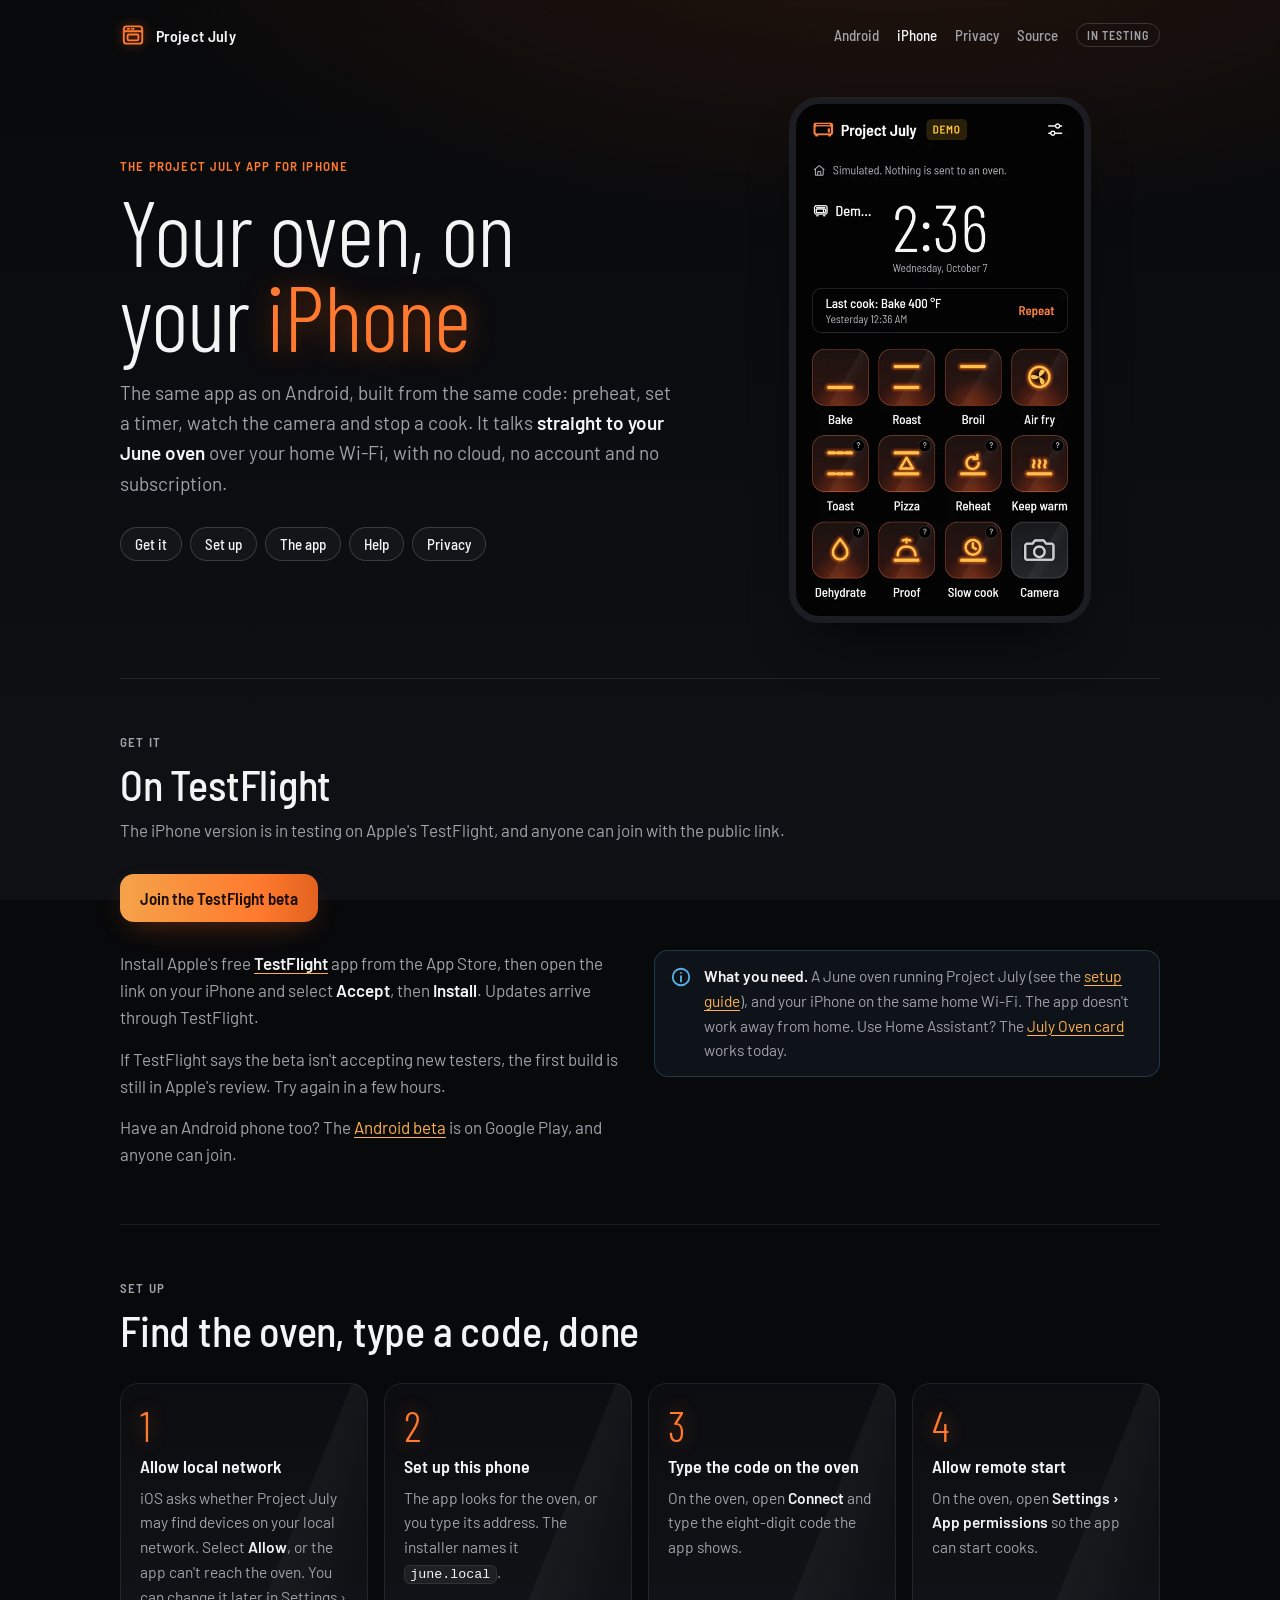
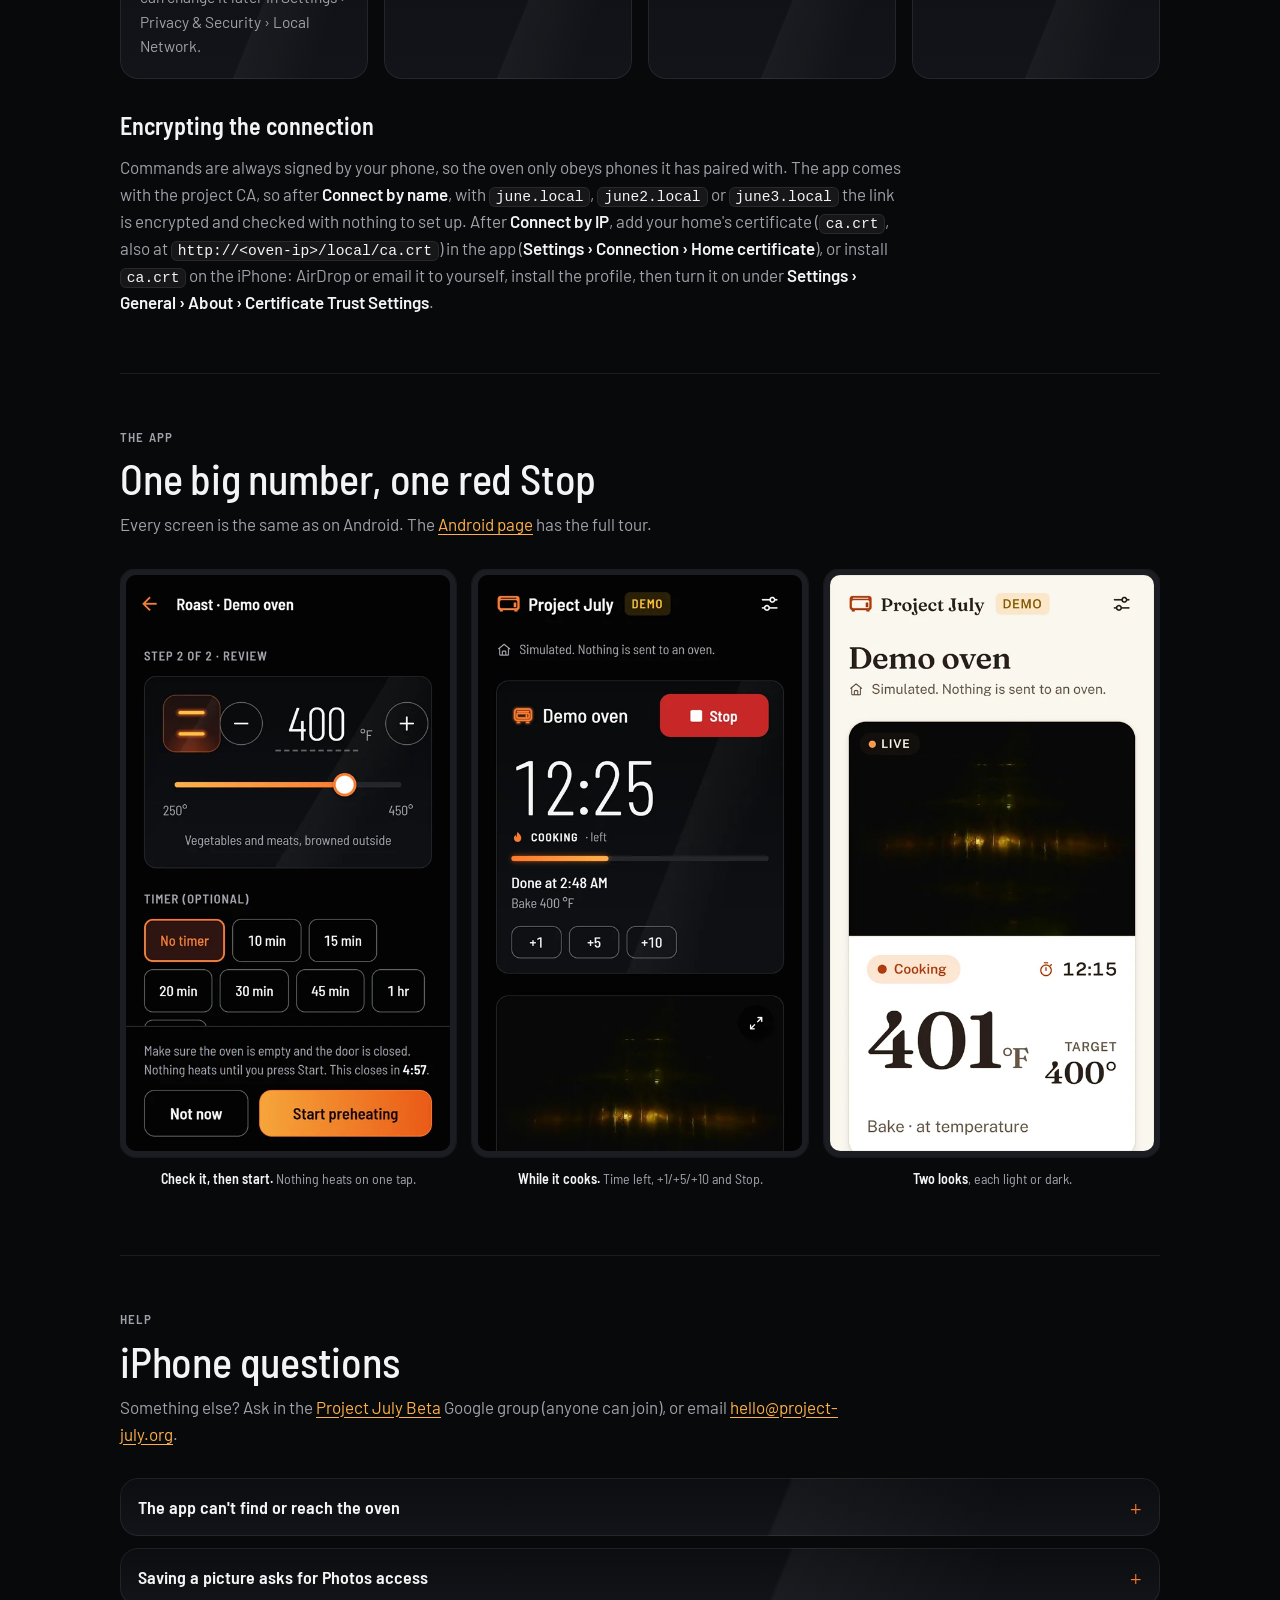
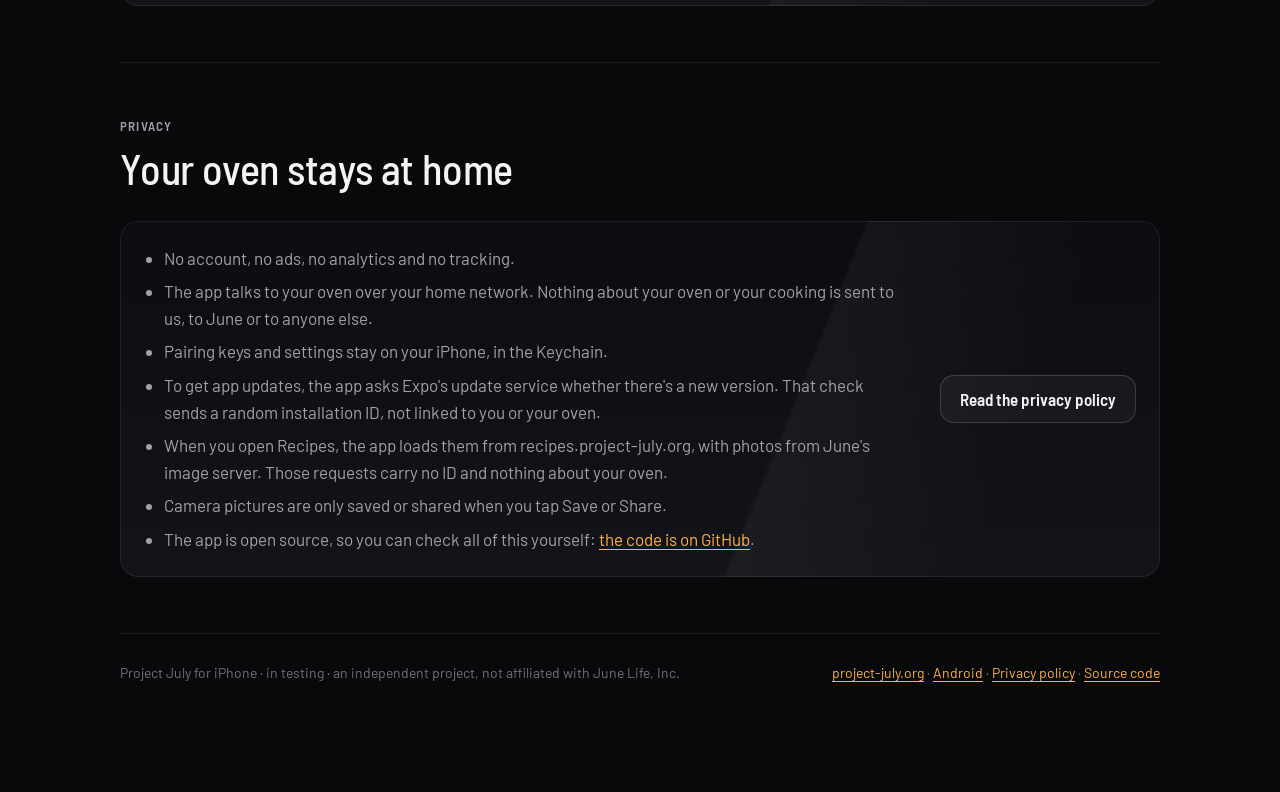
<file: public/ios/index.html>
<!doctype html>
<html lang="en">
<head>
<meta charset="utf-8">
<meta name="viewport" content="width=device-width, initial-scale=1">
<title>Project July for iPhone — Project July</title>
<meta name="description" content="The Project July app for iPhone: preheat, set timers, watch the camera and stop a cook on your June oven over your home Wi-Fi, with no cloud and no account. In testing on TestFlight.">
<meta name="theme-color" content="#08090b">
<link rel="canonical" href="https://project-july.org/ios/">
<link rel="icon" href="../assets/project-july-mark.svg" type="image/svg+xml">
<link rel="apple-touch-icon" href="../apple-touch-icon.png">

<!-- Link previews -->
<meta property="og:type" content="website">
<meta property="og:site_name" content="Project July">
<meta property="og:url" content="https://project-july.org/ios/">
<meta property="og:title" content="Project July for iPhone">
<meta property="og:description" content="Run your June oven from your iPhone, over your own home Wi-Fi. No cloud, no account, no subscription.">
<meta property="og:image" content="https://project-july.org/assets/app/feature-graphic.png">
<meta property="og:image:alt" content="Project July, June now local: the app's cooking screen with 12:25 left, a red Stop button and +1, +5 and +10 minute buttons.">
<meta property="og:locale" content="en_US">
<meta name="twitter:card" content="summary_large_image">
<link rel="preconnect" href="https://fonts.googleapis.com">
<link rel="preconnect" href="https://fonts.gstatic.com" crossorigin>
<link rel="stylesheet" href="https://fonts.googleapis.com/css2?family=Barlow:wght@400;500;600&family=Barlow+Condensed:wght@300;400;500&family=Barlow+Semi+Condensed:wght@400;500;600&display=swap">
<link rel="stylesheet" href="../css/app-pages.css">
</head>
<body>

<div class="wrap">
  <header class="top">
    <a class="brand" href="../" aria-label="Project July, home">
      <svg viewBox="0 0 24 24" fill="none" stroke="currentColor" stroke-width="1.75" stroke-linecap="round" stroke-linejoin="round" aria-hidden="true"><rect x="3.5" y="4" width="17" height="16" rx="2.5"/><path d="M3.5 8.5h17M7 6.3h1.5M11 6.3h1.5"/><rect x="7" y="11.5" width="10" height="5.5" rx="1.2"/></svg>
      Project July
    </a>
    <nav class="top-links" aria-label="App pages">
      <a href="../android/">Android</a>
      <a href="./" aria-current="page">iPhone</a>
      <a href="/clients/privacy" class="hide-sm">Privacy</a>
      <a href="https://github.com/prj-july/project-july-app" class="hide-sm">Source</a>
      <span class="ver">In testing</span>
    </nav>
  </header>

  <div class="hero">
    <div>
      <div class="lab ember">The Project July app for iPhone</div>
      <h1 style="margin-top:14px">Your oven, on your <em>iPhone</em></h1>
      <p class="lede">The same app as on Android, built from the same code: preheat, set a timer, watch the camera and stop a cook. It talks <b>straight to your June oven</b> over your home Wi‑Fi, with no cloud, no account and no subscription.</p>
      <nav class="jump" aria-label="Sections">
        <a href="#status">Get it</a><a href="#setup">Set up</a><a href="#tour">The app</a><a href="#help">Help</a><a href="#privacy">Privacy</a>
      </nav>
    </div>
    <figure class="phone glow"><img src="../assets/app/home.webp" width="540" height="960" alt="Home screen with the oven off: a big clock, the last cook (Bake 400 °F) with Repeat, and twelve glowing tiles for the cook modes and the camera."></figure>
  </div>

  <section id="status">
    <div class="sec-head">
      <div class="lab">Get it</div>
      <h2>On TestFlight</h2>
      <p>The iPhone version is in testing on Apple's TestFlight, and anyone can join with the public link.</p>
    </div>
    <div class="btns" style="margin:0 0 28px">
      <a class="btn" href="https://testflight.apple.com/join/duDPqwBk">Join the TestFlight beta</a>
    </div>
    <div class="two">
      <div class="prose">
        <p>Install Apple's free <a href="https://apps.apple.com/app/testflight/id899247664"><b>TestFlight</b></a> app from the App Store, then open the link on your iPhone and select <b>Accept</b>, then <b>Install</b>. Updates arrive through TestFlight.</p>
        <p>If TestFlight says the beta isn't accepting new testers, the first build is still in Apple's review. Try again in a few hours.</p>
        <p>Have an Android phone too? The <a href="../android/#beta">Android beta</a> is on Google Play, and anyone can join.</p>
      </div>
      <div class="note cool" role="note"><svg viewBox="0 0 24 24" fill="none" stroke="currentColor" stroke-width="2" stroke-linecap="round" aria-hidden="true"><circle cx="12" cy="12" r="9"/><path d="M12 11v6M12 7.5v.01"/></svg><div><b>What you need.</b> A June oven running Project July (see the <a href="../setup/">setup guide</a>), and your iPhone on the same home Wi‑Fi. The app doesn't work away from home. Use Home Assistant? The <a href="/clients/ha-card/">July Oven card</a> works today.</div></div>
    </div>
  </section>

  <section id="setup">
    <div class="sec-head">
      <div class="lab">Set up</div>
      <h2>Find the oven, type a code, done</h2>
    </div>
    <ol class="steps">
      <li class="glass"><b>Allow local network</b><span>iOS asks whether Project July may find devices on your local network. Select <b>Allow</b>, or the app can't reach the oven. You can change it later in Settings › Privacy &amp; Security › Local Network.</span></li>
      <li class="glass"><b>Set up this phone</b><span>The app looks for the oven, or you type its address. The installer names it <code>june.local</code>.</span></li>
      <li class="glass"><b>Type the code on the oven</b><span>On the oven, open <b>Connect</b> and type the eight-digit code the app shows.</span></li>
      <li class="glass"><b>Allow remote start</b><span>On the oven, open <b>Settings › App permissions</b> so the app can start cooks.</span></li>
    </ol>
    <div class="prose" style="margin-top:28px;max-width:46em">
      <h3>Encrypting the connection</h3>
      <p>Commands are always signed by your phone, so the oven only obeys phones it has paired with. The app comes with the project CA, so after <b>Connect by name</b>, with <code>june.local</code>, <code>june2.local</code> or <code>june3.local</code> the link is encrypted and checked with nothing to set up. After <b>Connect by IP</b>, add your home's certificate (<code>ca.crt</code>, also at <code>http://&lt;oven-ip&gt;/local/ca.crt</code>) in the app (<b>Settings › Connection › Home certificate</b>), or install <code>ca.crt</code> on the iPhone: AirDrop or email it to yourself, install the profile, then turn it on under <b>Settings › General › About › Certificate Trust Settings</b>.</p>
    </div>
  </section>

  <section id="tour">
    <div class="sec-head">
      <div class="lab">The app</div>
      <h2>One big number, one red Stop</h2>
      <p>Every screen is the same as on Android. The <a href="../android/#tour">Android page</a> has the full tour.</p>
    </div>
    <div class="gallery" tabindex="0" aria-label="App screenshots, scroll sideways">
      <figure class="phone" style="max-width:none"><img src="../assets/app/start.webp" width="540" height="960" loading="lazy" alt="Start review for Roast at 400 °F with a slider, timer choices and Start preheating."><figcaption><b>Check it, then start.</b> Nothing heats on one tap.</figcaption></figure>
      <figure class="phone" style="max-width:none"><img src="../assets/app/cooking.webp" width="540" height="960" loading="lazy" alt="Cooking: 12:25 left with a red Stop button, add-time buttons and the camera tile."><figcaption><b>While it cooks.</b> Time left, +1/+5/+10 and Stop.</figcaption></figure>
      <figure class="phone" style="max-width:none"><img src="../assets/app/july-light.webp" width="540" height="960" loading="lazy" alt="The July theme in light mode: the camera above a large 401 °F reading."><figcaption><b>Two looks</b>, each light or dark.</figcaption></figure>
    </div>
  </section>

  <section id="help">
    <div class="sec-head">
      <div class="lab">Help</div>
      <h2>iPhone questions</h2>
      <p>Something else? Ask in the <a href="https://groups.google.com/g/prj-july-beta/about">Project July Beta</a> Google group (anyone can join), or email <a href="mailto:hello@project-july.org">hello@project-july.org</a>.</p>
    </div>
    <div class="faq">
      <details class="glass"><summary>The app can't find or reach the oven</summary><div>
        <p>Check that Project July is allowed under <b>Settings › Privacy &amp; Security › Local Network</b>, and that the iPhone is on your home Wi‑Fi. Then type the address yourself: <code>june.local</code>, or the oven's IP address.</p>
      </div></details>
      <details class="glass"><summary>Saving a picture asks for Photos access</summary><div>
        <p>The app asks only to <b>add</b> pictures to your library, when you first tap Save. It can't see your photos.</p>
      </div></details>
    </div>
  </section>

  <section id="privacy">
    <div class="sec-head">
      <div class="lab">Privacy</div>
      <h2>Your oven stays at home</h2>
    </div>
    <div class="glass privacy-box">
      <ul>
        <li>No account, no ads, no analytics and no tracking.</li>
        <li>The app talks to your oven over your home network. Nothing about your oven or your cooking is sent to us, to June or to anyone else.</li>
        <li>Pairing keys and settings stay on your iPhone, in the Keychain.</li>
        <li>To get app updates, the app asks Expo's update service whether there's a new version. That check sends a random installation ID, not linked to you or your oven.</li>
        <li>When you open Recipes, the app loads them from recipes.project-july.org, with photos from June's image server. Those requests carry no ID and nothing about your oven.</li>
        <li>Camera pictures are only saved or shared when you tap Save or Share.</li>
        <li>The app is open source, so you can check all of this yourself: <a href="https://github.com/prj-july/project-july-app">the code is on GitHub</a>.</li>
      </ul>
      <a class="btn ghost" href="/clients/privacy">Read the privacy policy</a>
    </div>
  </section>

  <footer>
    <span>Project July for iPhone · in testing · an independent project, not affiliated with June Life, Inc.</span>
    <span><a href="../">project-july.org</a> · <a href="../android/">Android</a> · <a href="/clients/privacy">Privacy policy</a> · <a href="https://github.com/prj-july/project-july-app">Source code</a></span>
  </footer>
</div>

</body>
</html>
</file>
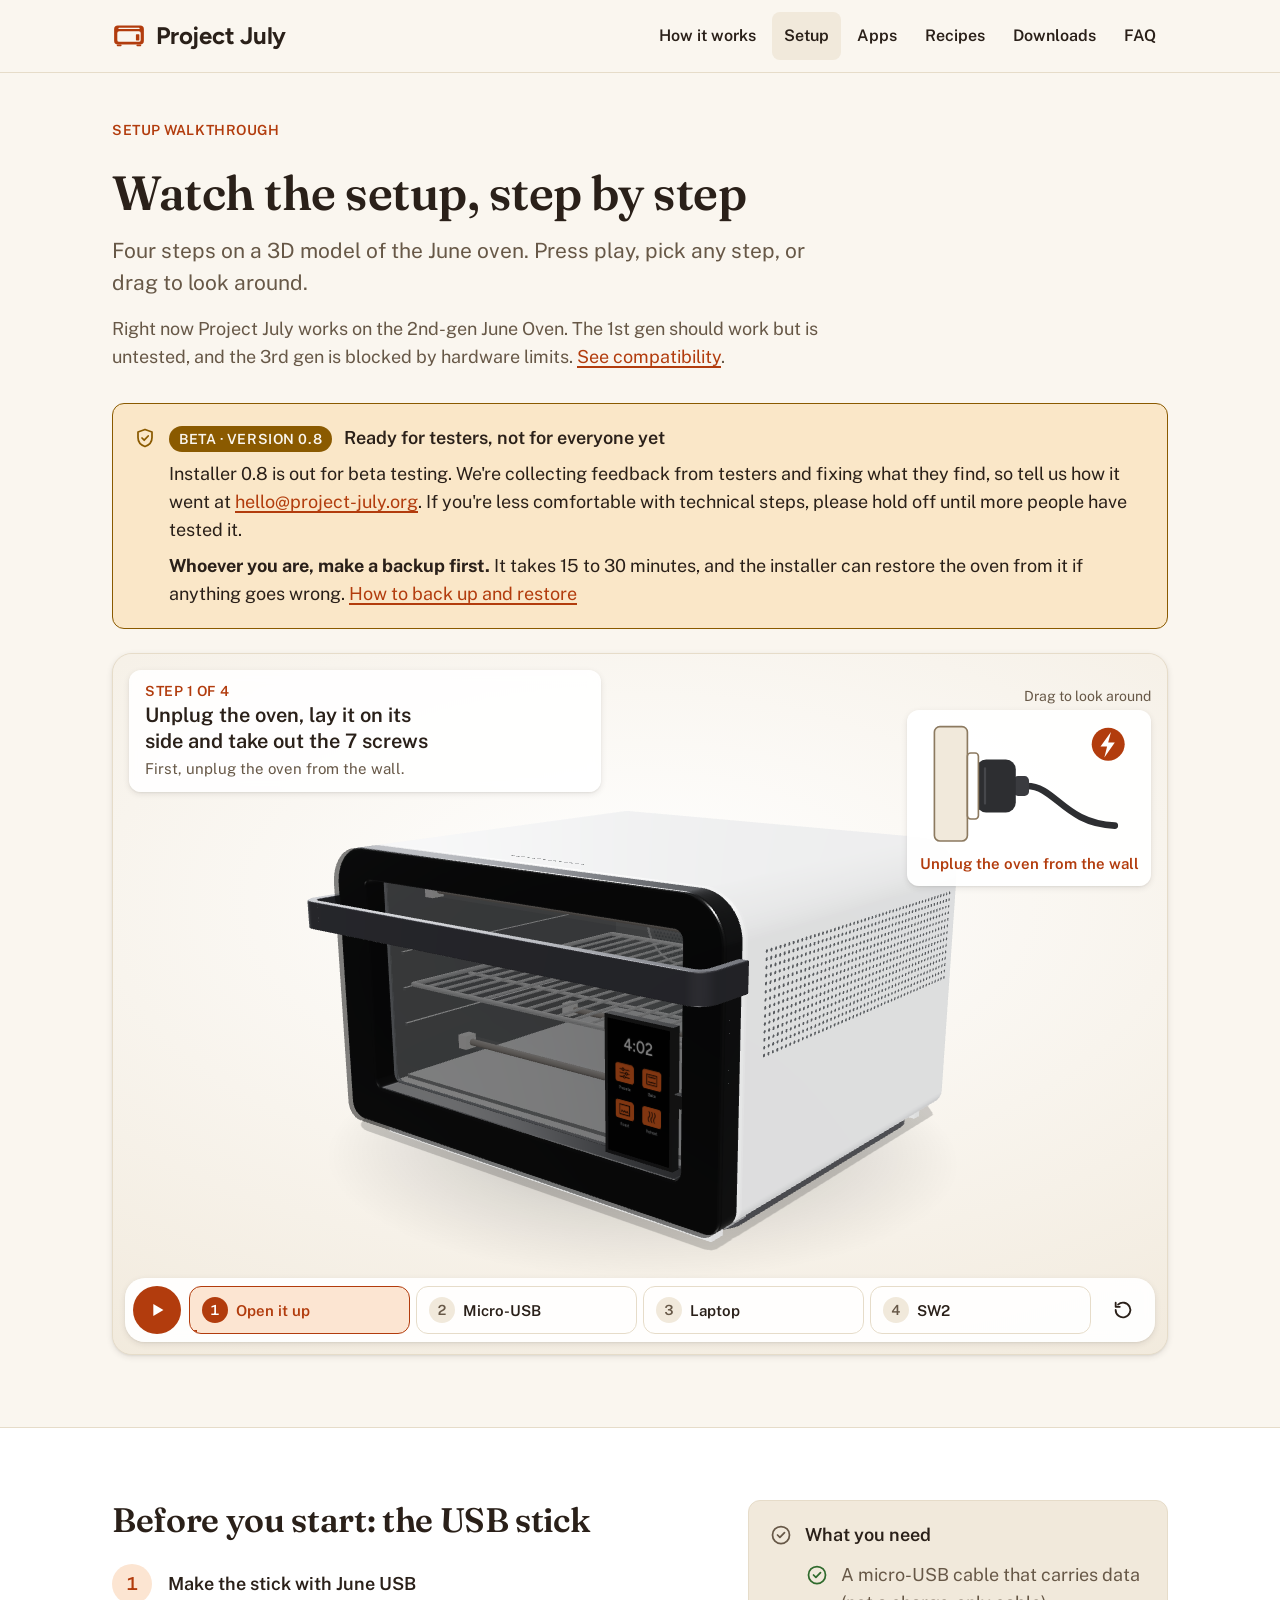
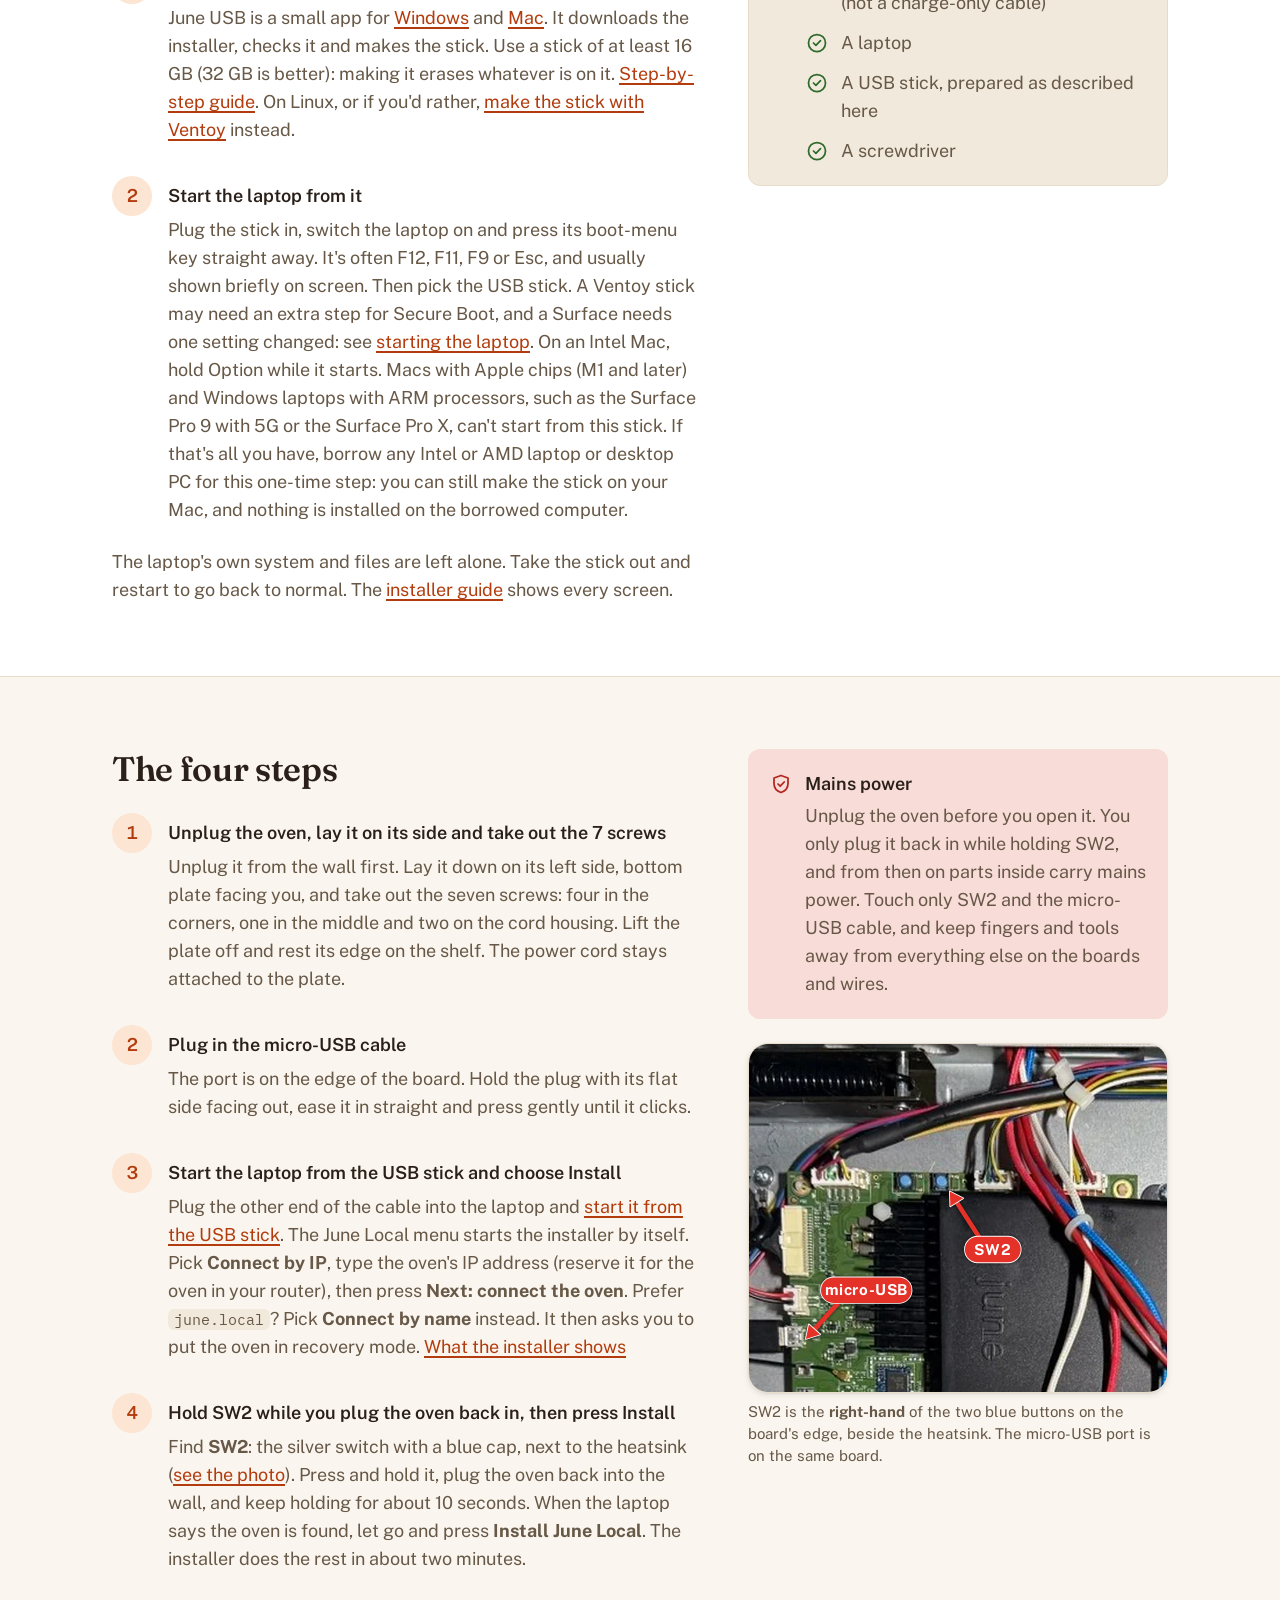
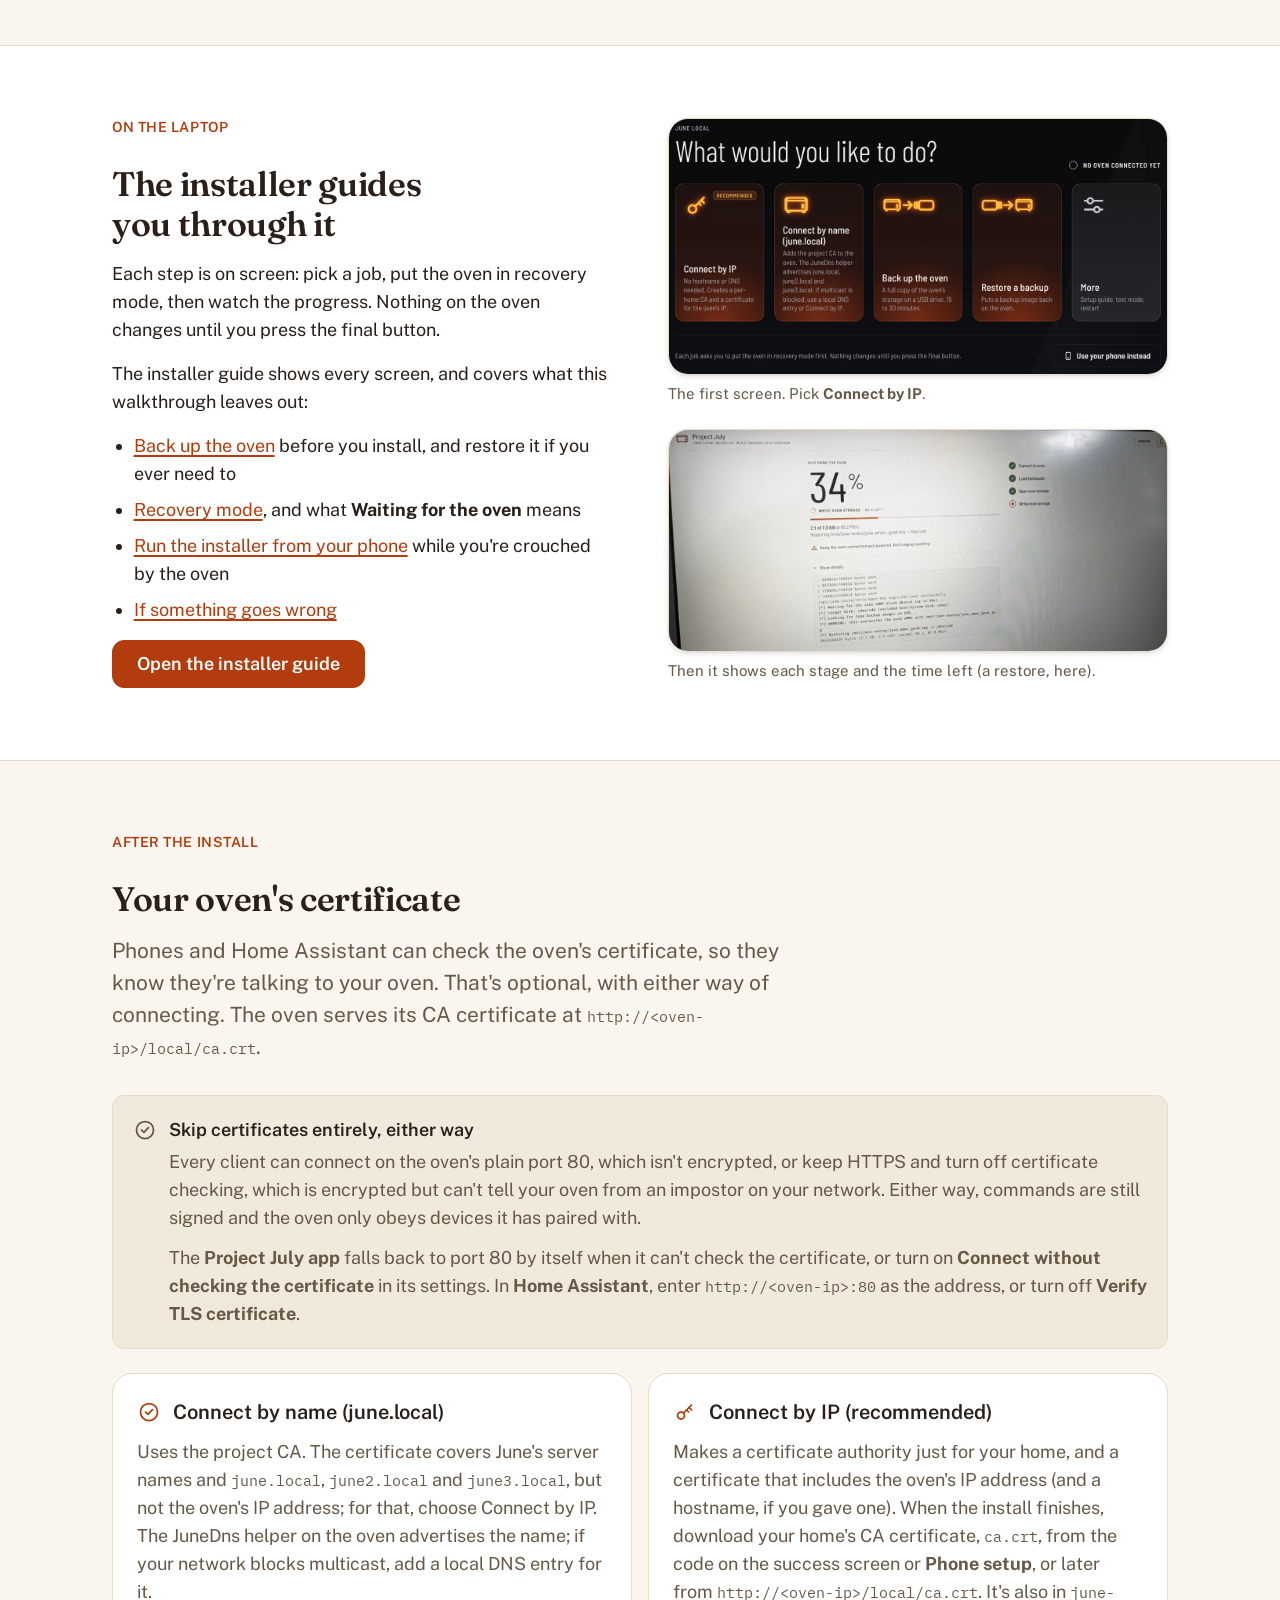
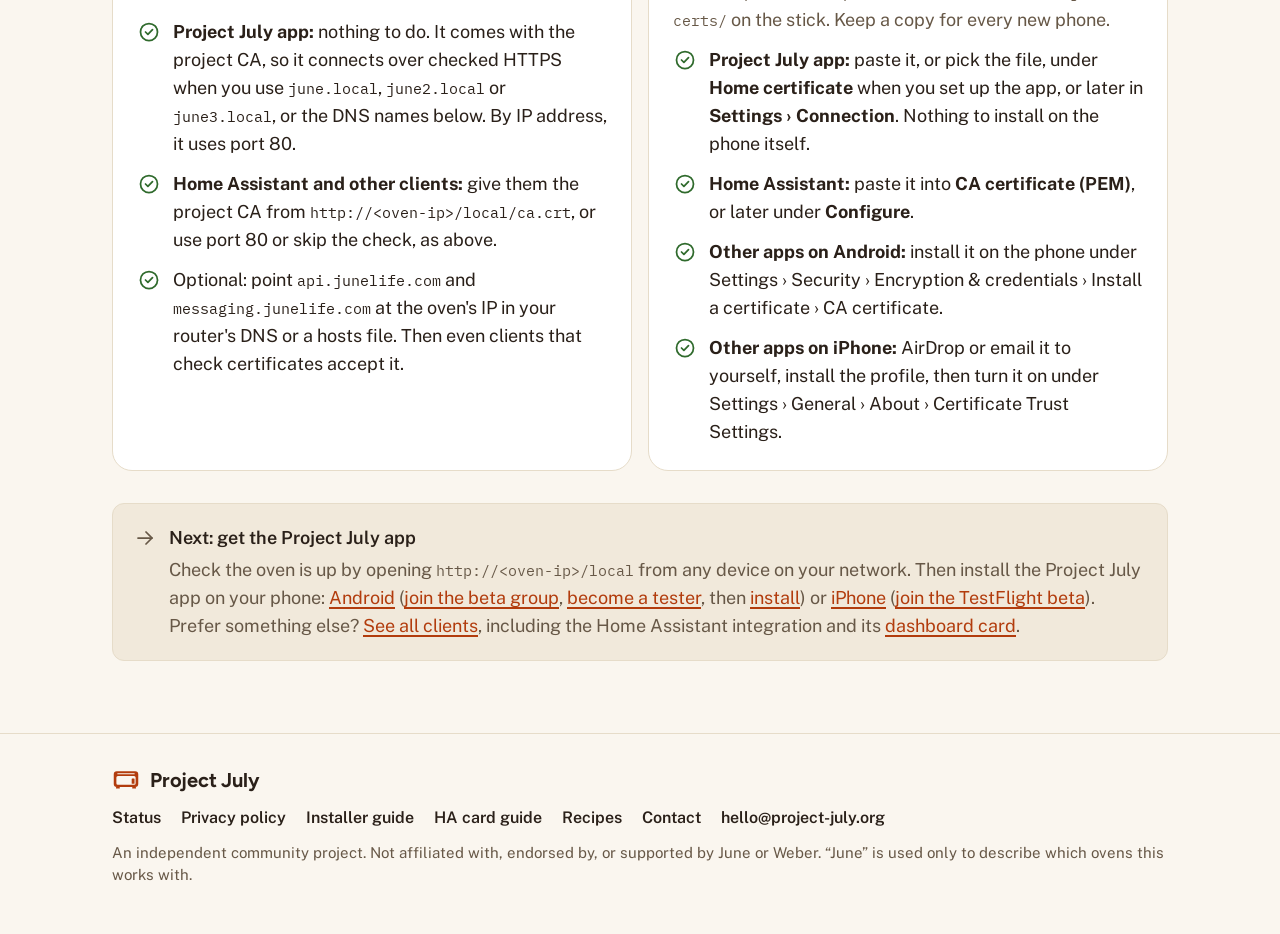
<file: public/setup/index.html>
<!doctype html>
<html lang="en">
<head>
<meta charset="utf-8">
<meta name="viewport" content="width=device-width, initial-scale=1">
<title>Setup walkthrough — Project July</title>
<meta name="description" content="Watch every step of the Project July setup on a 3D June oven: lay it on its side, take out seven screws, plug in the micro-USB cable and click Install.">
<meta name="theme-color" content="#faf6ef" media="(prefers-color-scheme: light)">
<meta name="theme-color" content="#17130f" media="(prefers-color-scheme: dark)">
<link rel="canonical" href="https://project-july.org/setup/">
<link rel="icon" href="../assets/project-july-mark.svg" type="image/svg+xml">
<link rel="apple-touch-icon" href="../apple-touch-icon.png">

<!-- Link previews (Open Graph, used by iMessage, Slack, WhatsApp, Facebook, LinkedIn, Discord) -->
<meta property="og:type" content="website">
<meta property="og:site_name" content="Project July">
<meta property="og:url" content="https://project-july.org/setup/">
<meta property="og:title" content="Project July setup, step by step in 3D">
<meta property="og:description" content="Lay the oven on its side, take out seven screws, plug in the micro-USB cable and click Install. Watch it on a 3D June oven.">
<meta property="og:image" content="https://project-july.org/og.png">
<meta property="og:image:type" content="image/png">
<meta property="og:image:width" content="1200">
<meta property="og:image:height" content="630">
<meta property="og:image:alt" content="Project July: Keep your June oven working after the cloud goes away. No cloud. No subscription. Private by default.">
<meta property="og:locale" content="en_US">
<meta name="twitter:card" content="summary_large_image">
<link rel="preconnect" href="https://fonts.googleapis.com">
<link rel="preconnect" href="https://fonts.gstatic.com" crossorigin>
<link rel="stylesheet" href="https://fonts.googleapis.com/css2?family=Figtree:wght@700&family=Fraunces:opsz,wght@9..144,500;9..144,600&family=Public+Sans:wght@400;600&family=IBM+Plex+Mono&display=swap">
<link rel="stylesheet" href="../css/tokens.css">
<link rel="stylesheet" href="../css/components.css">
<link rel="stylesheet" href="../css/site.css">
</head>
<body>

<!-- Icon sprite. The first six are the design-system set; the rest are drawn to match
     (24px grid, 1.75 stroke, round caps). Use with <svg class="icon"><use href="#i-name"/></svg>. -->
<svg width="0" height="0" style="position:absolute" aria-hidden="true">
  <defs>
    <symbol id="i-mark" viewBox="0 0 64 64" fill="currentColor"><path fill-rule="evenodd" d="M11 12H53A7 7 0 0 1 60 19V41A7 7 0 0 1 53 48H11A7 7 0 0 1 4 41V19A7 7 0 0 1 11 12ZM13.25 16.5H50.75A1.25 1.25 0 0 1 52 17.75V17.75A1.25 1.25 0 0 1 50.75 19H13.25A1.25 1.25 0 0 1 12 17.75V17.75A1.25 1.25 0 0 1 13.25 16.5ZM13.5 23H50.5A3.5 3.5 0 0 1 54 26.5V39.5A3.5 3.5 0 0 1 50.5 43H13.5A3.5 3.5 0 0 1 10 39.5V26.5A3.5 3.5 0 0 1 13.5 23Z"/><path d="M46.25 28.5H50.25A1.25 1.25 0 0 1 51.5 29.75V39.25A1.25 1.25 0 0 1 50.25 40.5H46.25A1.25 1.25 0 0 1 45 39.25V29.75A1.25 1.25 0 0 1 46.25 28.5ZM10.5 48H16.5A1.5 1.5 0 0 1 18 49.5V50A1.5 1.5 0 0 1 16.5 51.5H10.5A1.5 1.5 0 0 1 9 50V49.5A1.5 1.5 0 0 1 10.5 48ZM47.5 48H53.5A1.5 1.5 0 0 1 55 49.5V50A1.5 1.5 0 0 1 53.5 51.5H47.5A1.5 1.5 0 0 1 46 50V49.5A1.5 1.5 0 0 1 47.5 48Z"/></symbol>
    <symbol id="i-oven" viewBox="0 0 24 24" fill="none" stroke="currentColor" stroke-width="1.75" stroke-linecap="round" stroke-linejoin="round"><rect x="3.5" y="3.5" width="17" height="17" rx="2.5"/><path d="M3.5 8.5h17"/><path d="M7 6h2"/><path d="M13 6h4"/><rect x="7" y="11.5" width="10" height="6.5" rx="1.5"/></symbol>
    <symbol id="i-thermometer" viewBox="0 0 24 24" fill="none" stroke="currentColor" stroke-width="1.75" stroke-linecap="round" stroke-linejoin="round"><path d="M14 14.5V5a2.5 2.5 0 0 0-5 0v9.5a4 4 0 1 0 5 0Z"/><path d="M11.5 15.5a1 1 0 1 0 1 1 1 1 0 0 0-1-1Z" fill="currentColor" stroke="none"/></symbol>
    <symbol id="i-camera" viewBox="0 0 24 24" fill="none" stroke="currentColor" stroke-width="1.75" stroke-linecap="round" stroke-linejoin="round"><path d="M3.5 8.5a2 2 0 0 1 2-2h1.2l1.1-1.7a1 1 0 0 1 .84-.46h6.72a1 1 0 0 1 .84.46l1.1 1.7h1.2a2 2 0 0 1 2 2v8a2 2 0 0 1-2 2h-13a2 2 0 0 1-2-2Z"/><circle cx="12" cy="12.5" r="3.5"/></symbol>
    <symbol id="i-house" viewBox="0 0 24 24" fill="none" stroke="currentColor" stroke-width="1.75" stroke-linecap="round" stroke-linejoin="round"><path d="M4 10.5 12 4l8 6.5"/><path d="M5.5 9.5V19a1 1 0 0 0 1 1h11a1 1 0 0 0 1-1V9.5"/><path d="M9.5 20v-5a1 1 0 0 1 1-1h3a1 1 0 0 1 1 1v5"/></symbol>
    <symbol id="i-wifi" viewBox="0 0 24 24" fill="none" stroke="currentColor" stroke-width="1.75" stroke-linecap="round" stroke-linejoin="round"><path d="M5 10.5a11 11 0 0 1 14 0"/><path d="M7.5 13.5a7 7 0 0 1 9 0"/><path d="M10 16.5a3 3 0 0 1 4 0"/><path d="M12 19.5a.6.6 0 1 0 .01 0Z" fill="currentColor" stroke="none"/></symbol>
    <symbol id="i-check" viewBox="0 0 24 24" fill="none" stroke="currentColor" stroke-width="1.75" stroke-linecap="round" stroke-linejoin="round"><circle cx="12" cy="12" r="8.5"/><path d="m8.5 12 2.4 2.4 4.6-4.8"/></symbol>
    <symbol id="i-phone" viewBox="0 0 24 24" fill="none" stroke="currentColor" stroke-width="1.75" stroke-linecap="round" stroke-linejoin="round"><rect x="6.5" y="3" width="11" height="18" rx="2.5"/><path d="M10.5 17.5h3"/></symbol>
    <symbol id="i-server" viewBox="0 0 24 24" fill="none" stroke="currentColor" stroke-width="1.75" stroke-linecap="round" stroke-linejoin="round"><rect x="4" y="4.5" width="16" height="6" rx="1.5"/><rect x="4" y="13.5" width="16" height="6" rx="1.5"/><path d="M7.5 7.5h.01"/><path d="M7.5 16.5h.01"/><path d="M11 7.5h5.5"/><path d="M11 16.5h5.5"/></symbol>
    <symbol id="i-cloud-off" viewBox="0 0 24 24" fill="none" stroke="currentColor" stroke-width="1.75" stroke-linecap="round" stroke-linejoin="round"><path d="M8.2 8.3A4.5 4.5 0 0 0 7 17.5h10.5"/><path d="M11 6.3A5.5 5.5 0 0 1 17.8 11 3.3 3.3 0 0 1 20.3 15.8"/><path d="M4 4l16 16"/></symbol>
    <symbol id="i-shield" viewBox="0 0 24 24" fill="none" stroke="currentColor" stroke-width="1.75" stroke-linecap="round" stroke-linejoin="round"><path d="M12 3.5 5 6v5.5c0 4.2 2.9 7.6 7 9 4.1-1.4 7-4.8 7-9V6Z"/><path d="m9 12 2.2 2.2L15.2 10"/></symbol>
    <symbol id="i-key" viewBox="0 0 24 24" fill="none" stroke="currentColor" stroke-width="1.75" stroke-linecap="round" stroke-linejoin="round"><circle cx="8" cy="15.5" r="3.5"/><path d="m10.5 13 8-8"/><path d="m16 7.5 2.5 2.5"/><path d="m13.5 10 2 2"/></symbol>
    <symbol id="i-code" viewBox="0 0 24 24" fill="none" stroke="currentColor" stroke-width="1.75" stroke-linecap="round" stroke-linejoin="round"><path d="m8.5 8-4 4 4 4"/><path d="m15.5 8 4 4-4 4"/><path d="m13.5 5.5-3 13"/></symbol>
    <symbol id="i-doc" viewBox="0 0 24 24" fill="none" stroke="currentColor" stroke-width="1.75" stroke-linecap="round" stroke-linejoin="round"><path d="M7 3.5h7l4.5 4.5v11a1.5 1.5 0 0 1-1.5 1.5H7A1.5 1.5 0 0 1 5.5 19V5A1.5 1.5 0 0 1 7 3.5Z"/><path d="M14 3.5V8h4.5"/><path d="M8.5 12.5h7"/><path d="M8.5 16h5"/></symbol>
    <symbol id="i-chat" viewBox="0 0 24 24" fill="none" stroke="currentColor" stroke-width="1.75" stroke-linecap="round" stroke-linejoin="round"><path d="M5 5.5h14a1.5 1.5 0 0 1 1.5 1.5v8a1.5 1.5 0 0 1-1.5 1.5h-9l-4.5 3.5v-3.5H5A1.5 1.5 0 0 1 3.5 15V7A1.5 1.5 0 0 1 5 5.5Z"/></symbol>
    <symbol id="i-mail" viewBox="0 0 24 24" fill="none" stroke="currentColor" stroke-width="1.75" stroke-linecap="round" stroke-linejoin="round"><rect x="3.5" y="5.5" width="17" height="13" rx="2"/><path d="m4 7 8 6 8-6"/></symbol>
    <symbol id="i-arrow" viewBox="0 0 24 24" fill="none" stroke="currentColor" stroke-width="1.75" stroke-linecap="round" stroke-linejoin="round"><path d="M5 12h14"/><path d="m13 6 6 6-6 6"/></symbol>
  </defs>
</svg>

<a class="skip" href="#main">Skip to content</a>

<header class="site-header">
  <div class="wrap">
    <a class="brand" href="../#top" aria-label="Project July, home">
      <svg viewBox="0 0 64 64" aria-hidden="true"><use href="#i-mark"/></svg>
      <span>Project July</span>
    </a>
    <nav class="nav" aria-label="Site">
      <a href="../#how">How it works</a>
      <a href="../setup/" aria-current="page">Setup</a>
      <a href="/clients">Apps</a>
      <a href="https://recipes.project-july.org/">Recipes</a>
      <a href="../#downloads">Downloads</a>
      <a href="../#faq">FAQ</a>
    </nav>
  </div>
</header>

<main id="main">
<section class="setup-hero">
  <div class="wrap">
    <div class="section-head">
      <p class="eyebrow">Setup walkthrough</p>
      <h1 class="setup-title">Watch the setup, step by step</h1>
      <p class="lead">Four steps on a 3D model of the June oven. Press play, pick any step, or drag to look around.</p>
      <p class="muted">Right now Project July works on the 2nd-gen June Oven. The 1st gen should work but is untested, and the 3rd gen is blocked by hardware limits. <a href="../#status">See compatibility</a>.</p>
    </div>
    <div class="jo-notice early-access" role="note" aria-label="Beta">
      <span class="jo-notice-mark"><svg aria-hidden="true"><use href="#i-shield"/></svg></span>
      <div class="jo-notice-body">
        <p class="jo-notice-title"><span class="early-tag">Beta · version 0.8</span> Ready for testers, not for everyone yet</p>
        <p class="jo-notice-text">Installer 0.8 is out for beta testing. We're collecting feedback from testers and fixing what they find, so tell us how it went at <a href="mailto:hello@project-july.org">hello@project-july.org</a>. If you're less comfortable with technical steps, please hold off until more people have tested it.</p>
        <p class="jo-notice-text"><strong>Whoever you are, make a backup first.</strong> It takes 15 to 30 minutes, and the installer can restore the oven from it if anything goes wrong. <a href="../installer/#backup">How to back up and restore</a></p>
      </div>
    </div>

    <div class="setup-player">
      <iframe src="player.html" title="3D walkthrough of the oven setup" allow="fullscreen"></iframe>
    </div>
  </div>
</section>

<section class="tint" id="usb-stick">
  <div class="wrap setup-grid">
    <div>
      <h2 style="margin-bottom:var(--space-6)">Before you start: the USB stick</h2>
      <ol class="steps">
        <li class="jo-step"><span class="jo-step-num" aria-hidden="true">1</span><div class="jo-step-body"><h3 class="jo-step-title">Make the stick with June USB</h3><p class="jo-step-text">June USB is a small app for <a href="https://downloads.project-july.org/june-usb/June-USB.exe">Windows</a> and <a href="https://downloads.project-july.org/june-usb/June-USB.dmg">Mac</a>. It downloads the installer, checks it and makes the stick. Use a stick of at least 16 GB (32 GB is better): making it erases whatever is on it. <a href="../installer/#stick">Step-by-step guide</a>. On Linux, or if you'd rather, <a href="../installer/#ventoy">make the stick with Ventoy</a> instead.</p></div></li>
        <li class="jo-step"><span class="jo-step-num" aria-hidden="true">2</span><div class="jo-step-body"><h3 class="jo-step-title">Start the laptop from it</h3><p class="jo-step-text">Plug the stick in, switch the laptop on and press its boot-menu key straight away. It's often F12, F11, F9 or Esc, and usually shown briefly on screen. Then pick the USB stick. A Ventoy stick may need an extra step for Secure Boot, and a Surface needs one setting changed: see <a href="../installer/#boot">starting the laptop</a>. On an Intel Mac, hold Option while it starts. Macs with Apple chips (M1 and later) and Windows laptops with ARM processors, such as the Surface Pro 9 with 5G or the Surface Pro X, can't start from this stick. If that's all you have, borrow any Intel or AMD laptop or desktop PC for this one-time step: you can still make the stick on your Mac, and nothing is installed on the borrowed computer.</p></div></li>
      </ol>
      <p class="muted" style="margin-top:var(--space-6)">The laptop's own system and files are left alone. Take the stick out and restart to go back to normal. The <a href="../installer/">installer guide</a> shows every screen.</p>
    </div>
    <div class="jo-notice jo-notice-info">
      <span class="jo-notice-mark"><svg aria-hidden="true"><use href="#i-check"/></svg></span>
      <div class="jo-notice-body">
        <p class="jo-notice-title">What you need</p>
        <ul class="checklist jo-notice-text" style="margin-top:var(--space-2)">
          <li><svg class="icon" aria-hidden="true"><use href="#i-check"/></svg><span>A micro-USB cable that carries data (not a charge-only cable)</span></li>
          <li><svg class="icon" aria-hidden="true"><use href="#i-check"/></svg><span>A laptop</span></li>
          <li><svg class="icon" aria-hidden="true"><use href="#i-check"/></svg><span>A USB stick, prepared as described here</span></li>
          <li><svg class="icon" aria-hidden="true"><use href="#i-check"/></svg><span>A screwdriver</span></li>
        </ul>
      </div>
    </div>
  </div>
</section>

<section>
  <div class="wrap setup-grid">
    <div>
      <h2 style="margin-bottom:var(--space-6)">The four steps</h2>
      <ol class="steps">
        <li class="jo-step"><span class="jo-step-num" aria-hidden="true">1</span><div class="jo-step-body"><h3 class="jo-step-title">Unplug the oven, lay it on its side and take out the 7 screws</h3><p class="jo-step-text">Unplug it from the wall first. Lay it down on its left side, bottom plate facing you, and take out the seven screws: four in the corners, one in the middle and two on the cord housing. Lift the plate off and rest its edge on the shelf. The power cord stays attached to the plate.</p></div></li>
        <li class="jo-step"><span class="jo-step-num" aria-hidden="true">2</span><div class="jo-step-body"><h3 class="jo-step-title">Plug in the micro-USB cable</h3><p class="jo-step-text">The port is on the edge of the board. Hold the plug with its flat side facing out, ease it in straight and press gently until it clicks.</p></div></li>
        <li class="jo-step"><span class="jo-step-num" aria-hidden="true">3</span><div class="jo-step-body"><h3 class="jo-step-title">Start the laptop from the USB stick and choose Install</h3><p class="jo-step-text">Plug the other end of the cable into the laptop and <a href="#usb-stick">start it from the USB stick</a>. The June Local menu starts the installer by itself. Pick <strong>Connect by IP</strong>, type the oven's IP address (reserve it for the oven in your router), then press <strong>Next: connect the oven</strong>. Prefer <code>june.local</code>? Pick <strong>Connect by name</strong> instead. It then asks you to put the oven in recovery mode. <a href="#installer-guide">What the installer shows</a></p></div></li>
        <li class="jo-step"><span class="jo-step-num" aria-hidden="true">4</span><div class="jo-step-body"><h3 class="jo-step-title">Hold SW2 while you plug the oven back in, then press Install</h3><p class="jo-step-text">Find <strong>SW2</strong>: the silver switch with a blue cap, next to the heatsink (<a href="#sw2">see the photo</a>). Press and hold it, plug the oven back into the wall, and keep holding for about 10 seconds. When the laptop says the oven is found, let go and press <strong>Install June Local</strong>. The installer does the rest in about two minutes.</p></div></li>
      </ol>
    </div>
    <div class="setup-aside">
      <div class="jo-notice jo-notice-warning" role="note">
        <span class="jo-notice-mark"><svg aria-hidden="true"><use href="#i-shield"/></svg></span>
        <div class="jo-notice-body">
          <p class="jo-notice-title">Mains power</p>
          <p class="jo-notice-text">Unplug the oven before you open it. You only plug it back in while holding SW2, and from then on parts inside carry mains power. Touch only SW2 and the micro-USB cable, and keep fingers and tools away from everything else on the boards and wires.</p>
        </div>
      </div>
      <figure class="board-photo" id="sw2">
        <div class="board-photo-frame">
          <img src="img/sw2.webp" width="720" height="600" alt="Close-up of the oven's main board with the bottom plate off. Two blue buttons sit along the top edge of the board, beside the black heatsink; a red arrow points to the right-hand one, SW2. A second red arrow points to the micro-USB port on the board's left edge." loading="lazy">
          <svg viewBox="0 0 360 300" aria-hidden="true">
            <g class="board-arrow">
              <line x1="198" y1="166" x2="178.9" y2="136.3"/>
              <polygon points="173,127 184.4,132.8 173.4,139.8"/>
              <rect x="186" y="166" width="48" height="22" rx="11"/>
              <text x="210" y="181.5">SW2</text>
            </g>
            <g class="board-arrow">
              <line x1="76" y1="224" x2="56.4" y2="245.8"/>
              <polygon points="49,254 61.2,250.2 51.6,241.5"/>
              <rect x="62" y="201" width="78" height="22" rx="11"/>
              <text x="101" y="216.5">micro-USB</text>
            </g>
          </svg>
        </div>
        <figcaption class="small muted">SW2 is the <strong>right-hand</strong> of the two blue buttons on the board's edge, beside the heatsink. The micro-USB port is on the same board.</figcaption>
      </figure>
    </div>
  </div>
</section>

<section class="tint" id="installer-guide">
  <div class="wrap ig-pair ig-pair-photo">
    <div class="ig-flow">
      <p class="eyebrow">On the laptop</p>
      <h2>The installer guides you through it</h2>
      <p>Each step is on screen: pick a job, put the oven in recovery mode, then watch the progress. Nothing on the oven changes until you press the final button.</p>
      <p>The installer guide shows every screen, and covers what this walkthrough leaves out:</p>
      <ul class="ig-list">
        <li><a href="../installer/#backup">Back up the oven</a> before you install, and restore it if you ever need to</li>
        <li><a href="../installer/#recovery">Recovery mode</a>, and what <strong>Waiting for the oven</strong> means</li>
        <li><a href="../installer/#phone">Run the installer from your phone</a> while you're crouched by the oven</li>
        <li><a href="../installer/#trouble">If something goes wrong</a></li>
      </ul>
      <p><a class="jo-btn jo-btn-primary" href="../installer/">Open the installer guide</a></p>
    </div>
    <div class="setup-shots">
      <figure class="ig-photo">
        <img src="../installer/img/home-laptop.webp" width="1270" height="650" alt="The installer's home screen: five tiles for Connect by IP (recommended), Connect by name (june.local), Back up the oven, Restore a backup, and More." loading="lazy">
        <figcaption class="small muted">The first screen. Pick <strong>Connect by IP</strong>.</figcaption>
      </figure>
      <figure class="ig-photo">
        <img src="../installer/img/progress-laptop.webp" width="1280" height="568" alt="The installer at work on the laptop: a progress bar with time left, the step tracker on the right and the live log open." loading="lazy">
        <figcaption class="small muted">Then it shows each stage and the time left (a restore, here).</figcaption>
      </figure>
    </div>
  </div>
</section>

<section id="certificates">
  <div class="wrap">
    <div class="section-head">
      <p class="eyebrow">After the install</p>
      <h2>Your oven's certificate</h2>
      <p class="lead">Phones and Home Assistant can check the oven's certificate, so they know they're talking to your oven. That's optional, with either way of connecting. The oven serves its CA certificate at <span class="mono">http://&lt;oven-ip&gt;/local/ca.crt</span>.</p>
    </div>
    <div class="jo-notice jo-notice-info cert-optional">
      <span class="jo-notice-mark"><svg aria-hidden="true"><use href="#i-check"/></svg></span>
      <div class="jo-notice-body">
        <p class="jo-notice-title">Skip certificates entirely, either way</p>
        <p class="jo-notice-text">Every client can connect on the oven's plain port 80, which isn't encrypted, or keep HTTPS and turn off certificate checking, which is encrypted but can't tell your oven from an impostor on your network. Either way, commands are still signed and the oven only obeys devices it has paired with.</p>
        <p class="jo-notice-text">The <strong>Project July app</strong> falls back to port 80 by itself when it can't check the certificate, or turn on <strong>Connect without checking the certificate</strong> in its settings. In <strong>Home Assistant</strong>, enter <span class="mono">http://&lt;oven-ip&gt;:80</span> as the address, or turn off <strong>Verify TLS certificate</strong>.</p>
      </div>
    </div>
    <div class="cards">
      <div class="card">
        <div class="card-head"><svg class="icon" aria-hidden="true"><use href="#i-check"/></svg><h3>Connect by name (june.local)</h3></div>
        <p>Uses the project CA. The certificate covers June's server names and <span class="mono">june.local</span>, <span class="mono">june2.local</span> and <span class="mono">june3.local</span>, but not the oven's IP address; for that, choose Connect by IP. The JuneDns helper on the oven advertises the name; if your network blocks multicast, add a local DNS entry for it.</p>
        <ul class="checklist">
          <li><svg class="icon" aria-hidden="true"><use href="#i-check"/></svg><span><strong>Project July app:</strong> nothing to do. It comes with the project CA, so it connects over checked HTTPS when you use <span class="mono">june.local</span>, <span class="mono">june2.local</span> or <span class="mono">june3.local</span>, or the DNS names below. By IP address, it uses port 80.</span></li>
          <li><svg class="icon" aria-hidden="true"><use href="#i-check"/></svg><span><strong>Home Assistant and other clients:</strong> give them the project CA from <span class="mono">http://&lt;oven-ip&gt;/local/ca.crt</span>, or use port 80 or skip the check, as above.</span></li>
          <li><svg class="icon" aria-hidden="true"><use href="#i-check"/></svg><span>Optional: point <span class="mono">api.junelife.com</span> and <span class="mono">messaging.junelife.com</span> at the oven's IP in your router's DNS or a hosts file. Then even clients that check certificates accept it.</span></li>
        </ul>
      </div>
      <div class="card">
        <div class="card-head"><svg class="icon" aria-hidden="true"><use href="#i-key"/></svg><h3>Connect by IP (recommended)</h3></div>
        <p>Makes a certificate authority just for your home, and a certificate that includes the oven's IP address (and a hostname, if you gave one). When the install finishes, download your home's CA certificate, <span class="mono">ca.crt</span>, from the code on the success screen or <strong>Phone setup</strong>, or later from <span class="mono">http://&lt;oven-ip&gt;/local/ca.crt</span>. It's also in <span class="mono">june-certs/</span> on the stick. Keep a copy for every new phone.</p>
        <ul class="checklist">
          <li><svg class="icon" aria-hidden="true"><use href="#i-check"/></svg><span><strong>Project July app:</strong> paste it, or pick the file, under <strong>Home certificate</strong> when you set up the app, or later in <strong>Settings › Connection</strong>. Nothing to install on the phone itself.</span></li>
          <li><svg class="icon" aria-hidden="true"><use href="#i-check"/></svg><span><strong>Home Assistant:</strong> paste it into <strong>CA certificate (PEM)</strong>, or later under <strong>Configure</strong>.</span></li>
          <li><svg class="icon" aria-hidden="true"><use href="#i-check"/></svg><span><strong>Other apps on Android:</strong> install it on the phone under Settings › Security › Encryption &amp; credentials › Install a certificate › CA certificate.</span></li>
          <li><svg class="icon" aria-hidden="true"><use href="#i-check"/></svg><span><strong>Other apps on iPhone:</strong> AirDrop or email it to yourself, install the profile, then turn it on under Settings › General › About › Certificate Trust Settings.</span></li>
        </ul>
      </div>
    </div>
    <div class="honest">
      <div class="jo-notice jo-notice-info">
        <span class="jo-notice-mark"><svg aria-hidden="true"><use href="#i-arrow"/></svg></span>
        <div class="jo-notice-body">
          <p class="jo-notice-title">Next: get the Project July app</p>
          <p class="jo-notice-text">Check the oven is up by opening <span class="mono">http://&lt;oven-ip&gt;/local</span> from any device on your network. Then install the Project July app on your phone: <a href="/android/">Android</a> (<a href="https://groups.google.com/g/prj-july-beta/about">join the beta group</a>, <a href="https://play.google.com/apps/testing/org.projectjuly.oven">become a tester</a>, then <a href="https://play.google.com/store/apps/details?id=org.projectjuly.oven">install</a>) or <a href="/ios/">iPhone</a> (<a href="https://testflight.apple.com/join/duDPqwBk">join the TestFlight beta</a>). Prefer something else? <a href="/clients">See all clients</a>, including the Home Assistant integration and its <a href="/clients/ha-card/">dashboard card</a>.</p>
        </div>
      </div>
    </div>
  </div>
</section>
</main>

<footer class="site-footer">
  <div class="wrap">
    <a class="brand" href="../" aria-label="Project July, back to top">
      <svg viewBox="0 0 64 64" aria-hidden="true"><use href="#i-mark"/></svg>
      <span>Project July</span>
    </a>
    <nav class="footer-nav" aria-label="More">
      <a href="../#status">Status</a>
      <a href="/clients/privacy">Privacy policy</a>
      <a href="../installer/">Installer guide</a>
      <a href="/clients/ha-card/">HA card guide</a>
      <a href="https://recipes.project-july.org/">Recipes</a>
      <a href="../#contact">Contact</a>
      <a href="mailto:hello@project-july.org">hello@project-july.org</a>
    </nav>
    <p class="small muted">An independent community project. Not affiliated with, endorsed by, or supported by June or Weber. “June” is used only to describe which ovens this works with.</p>
  </div>
</footer>

</body>
</html>
</file>
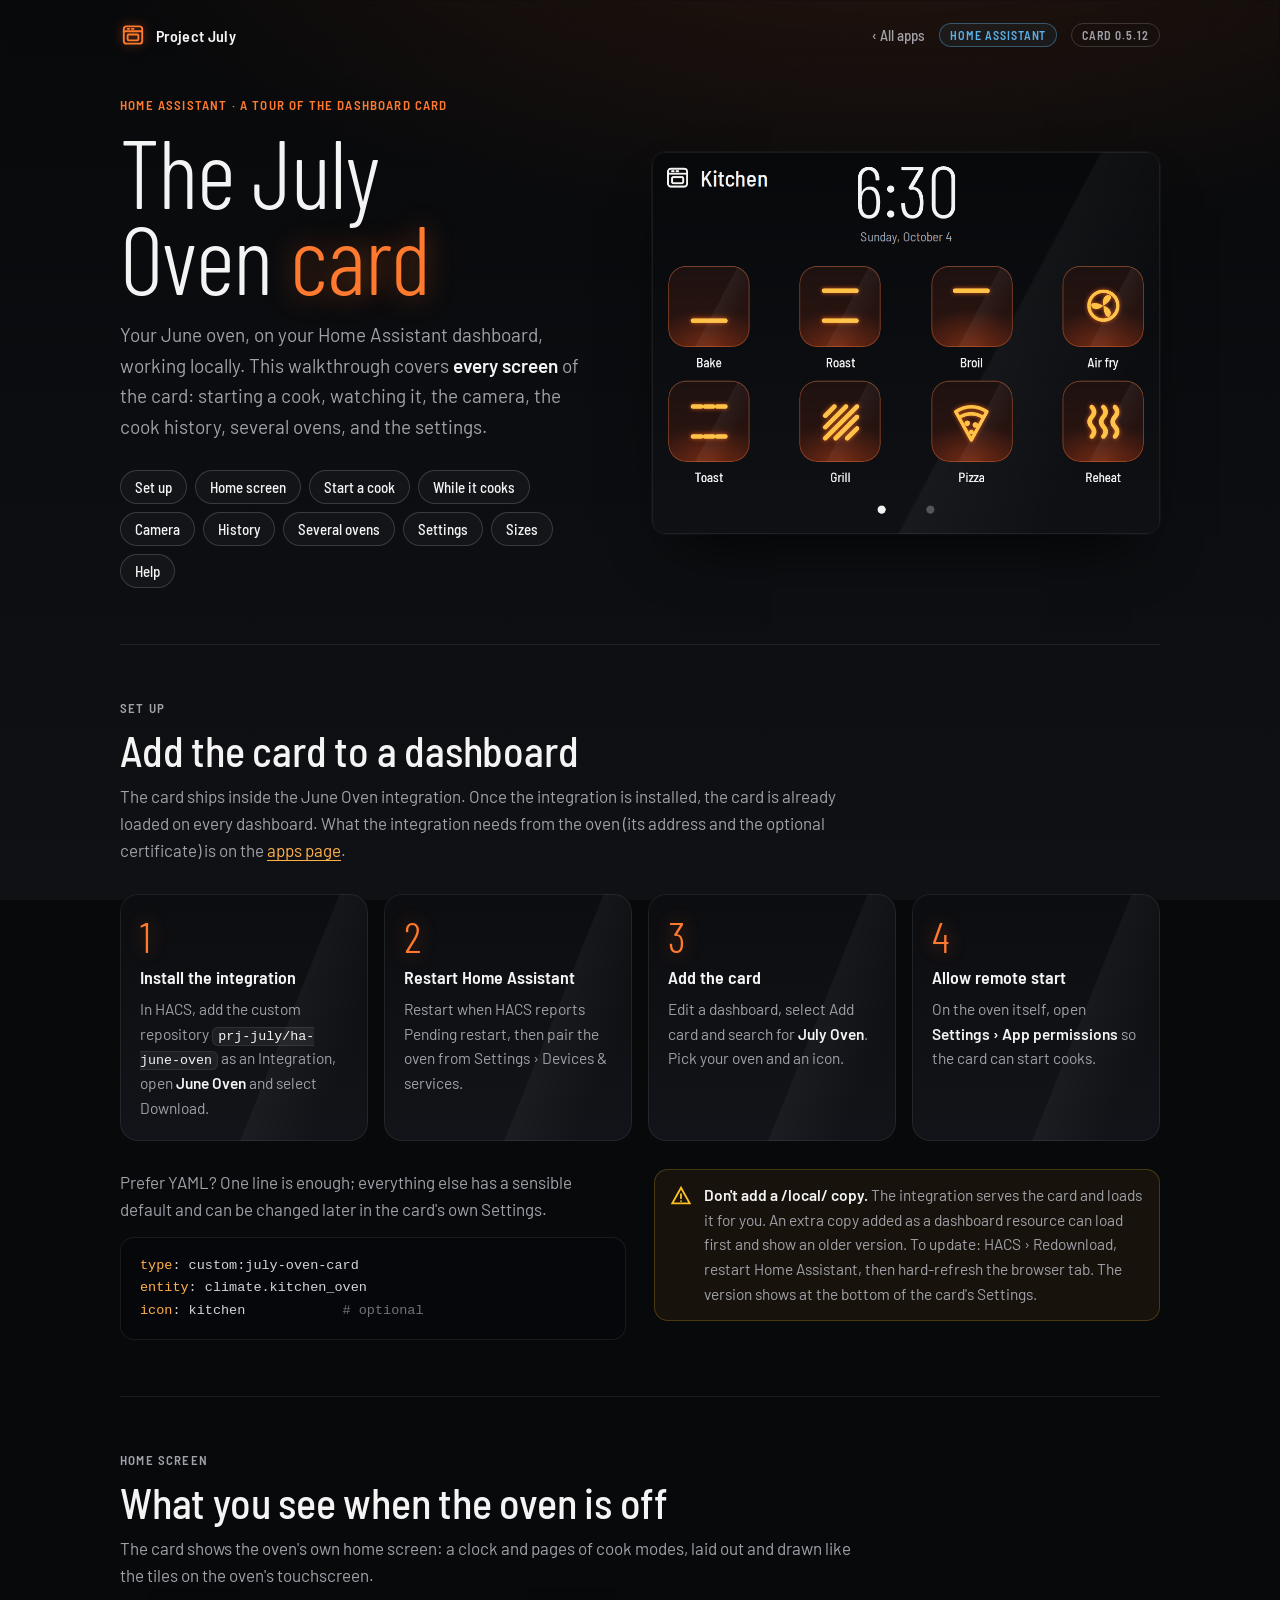
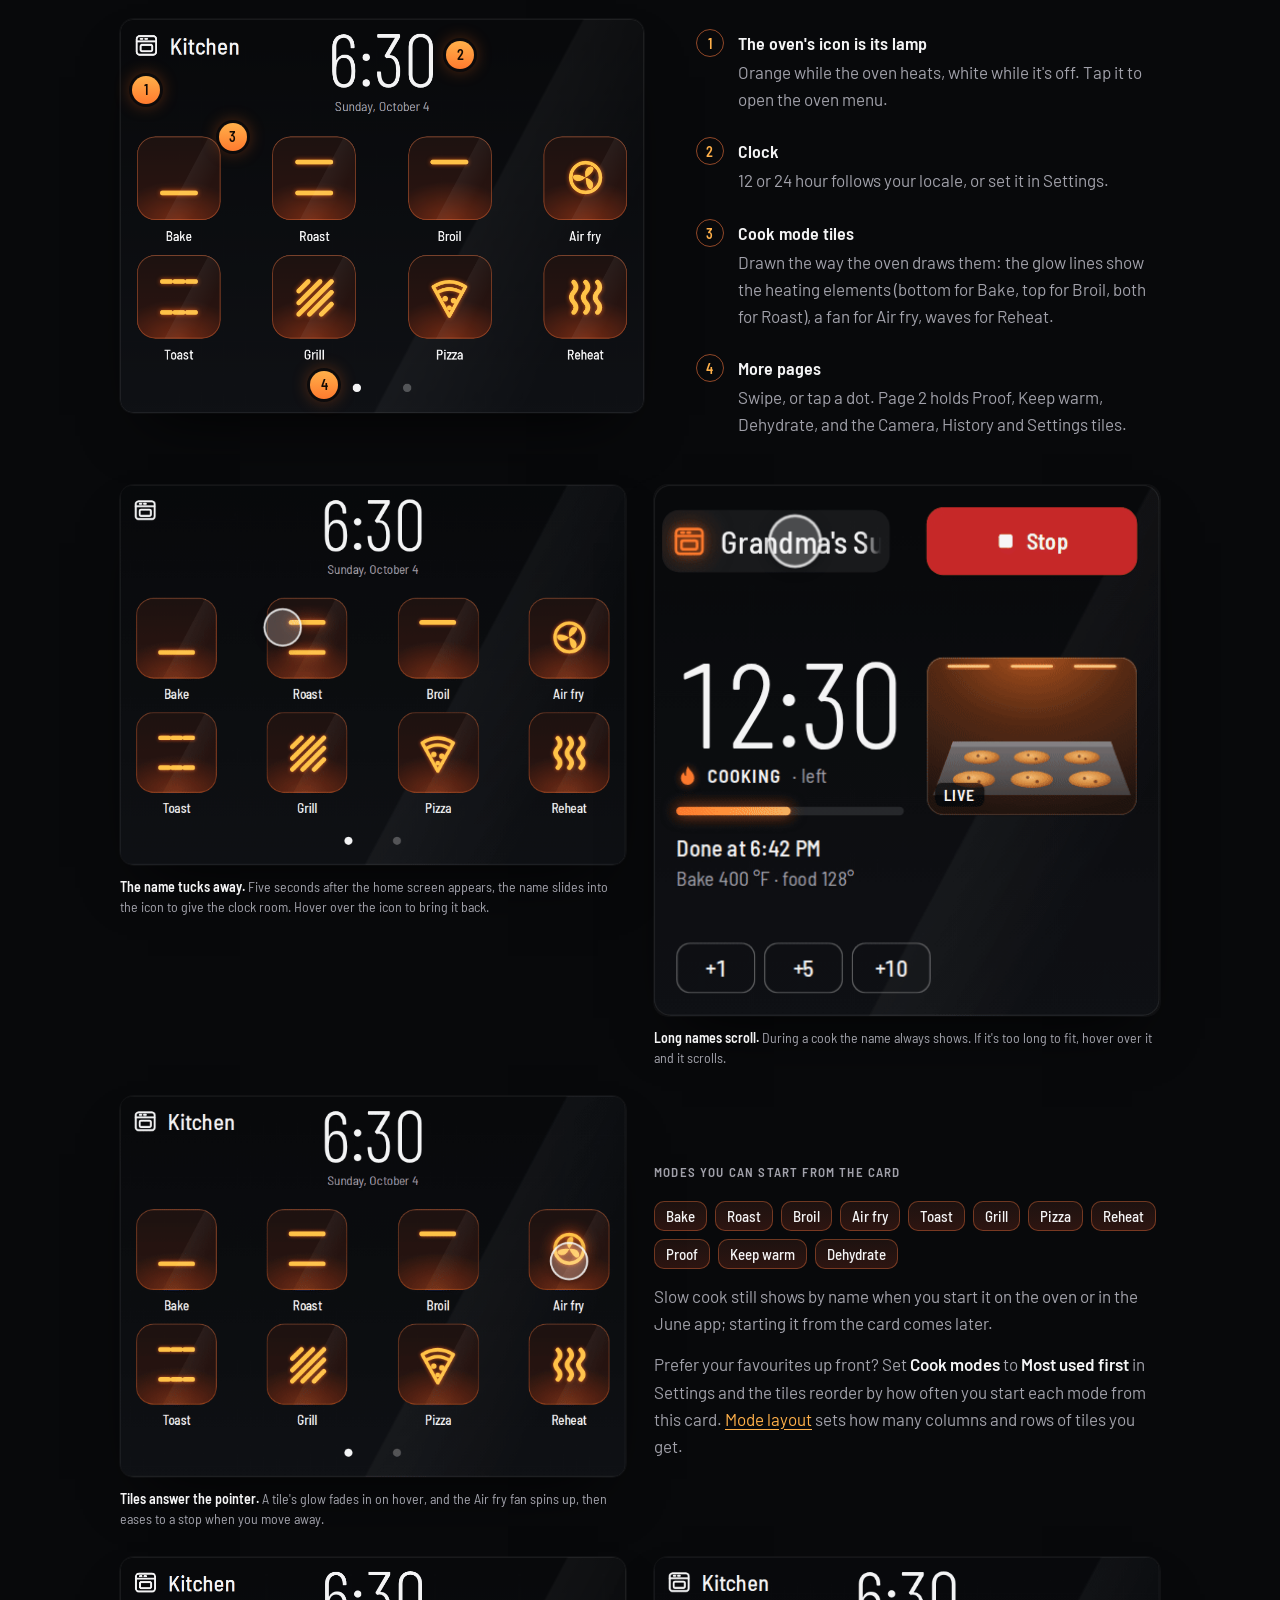
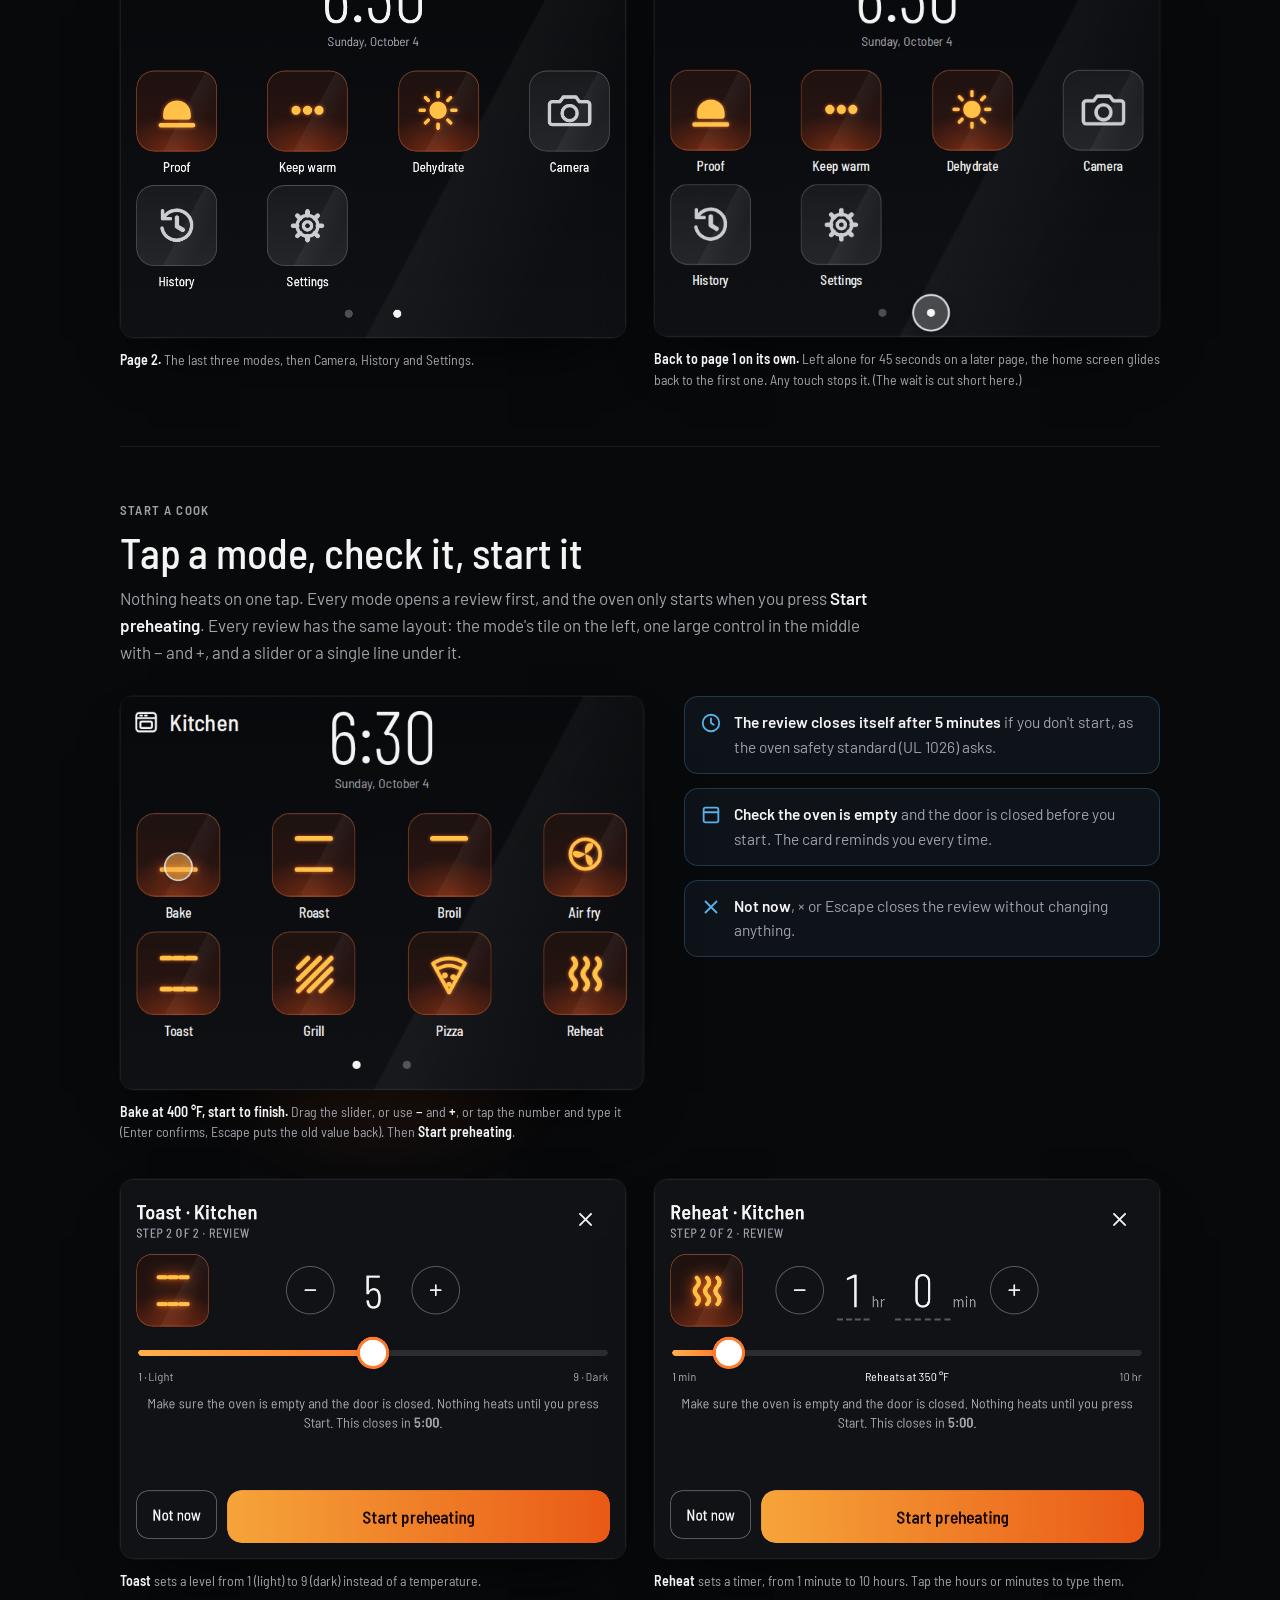
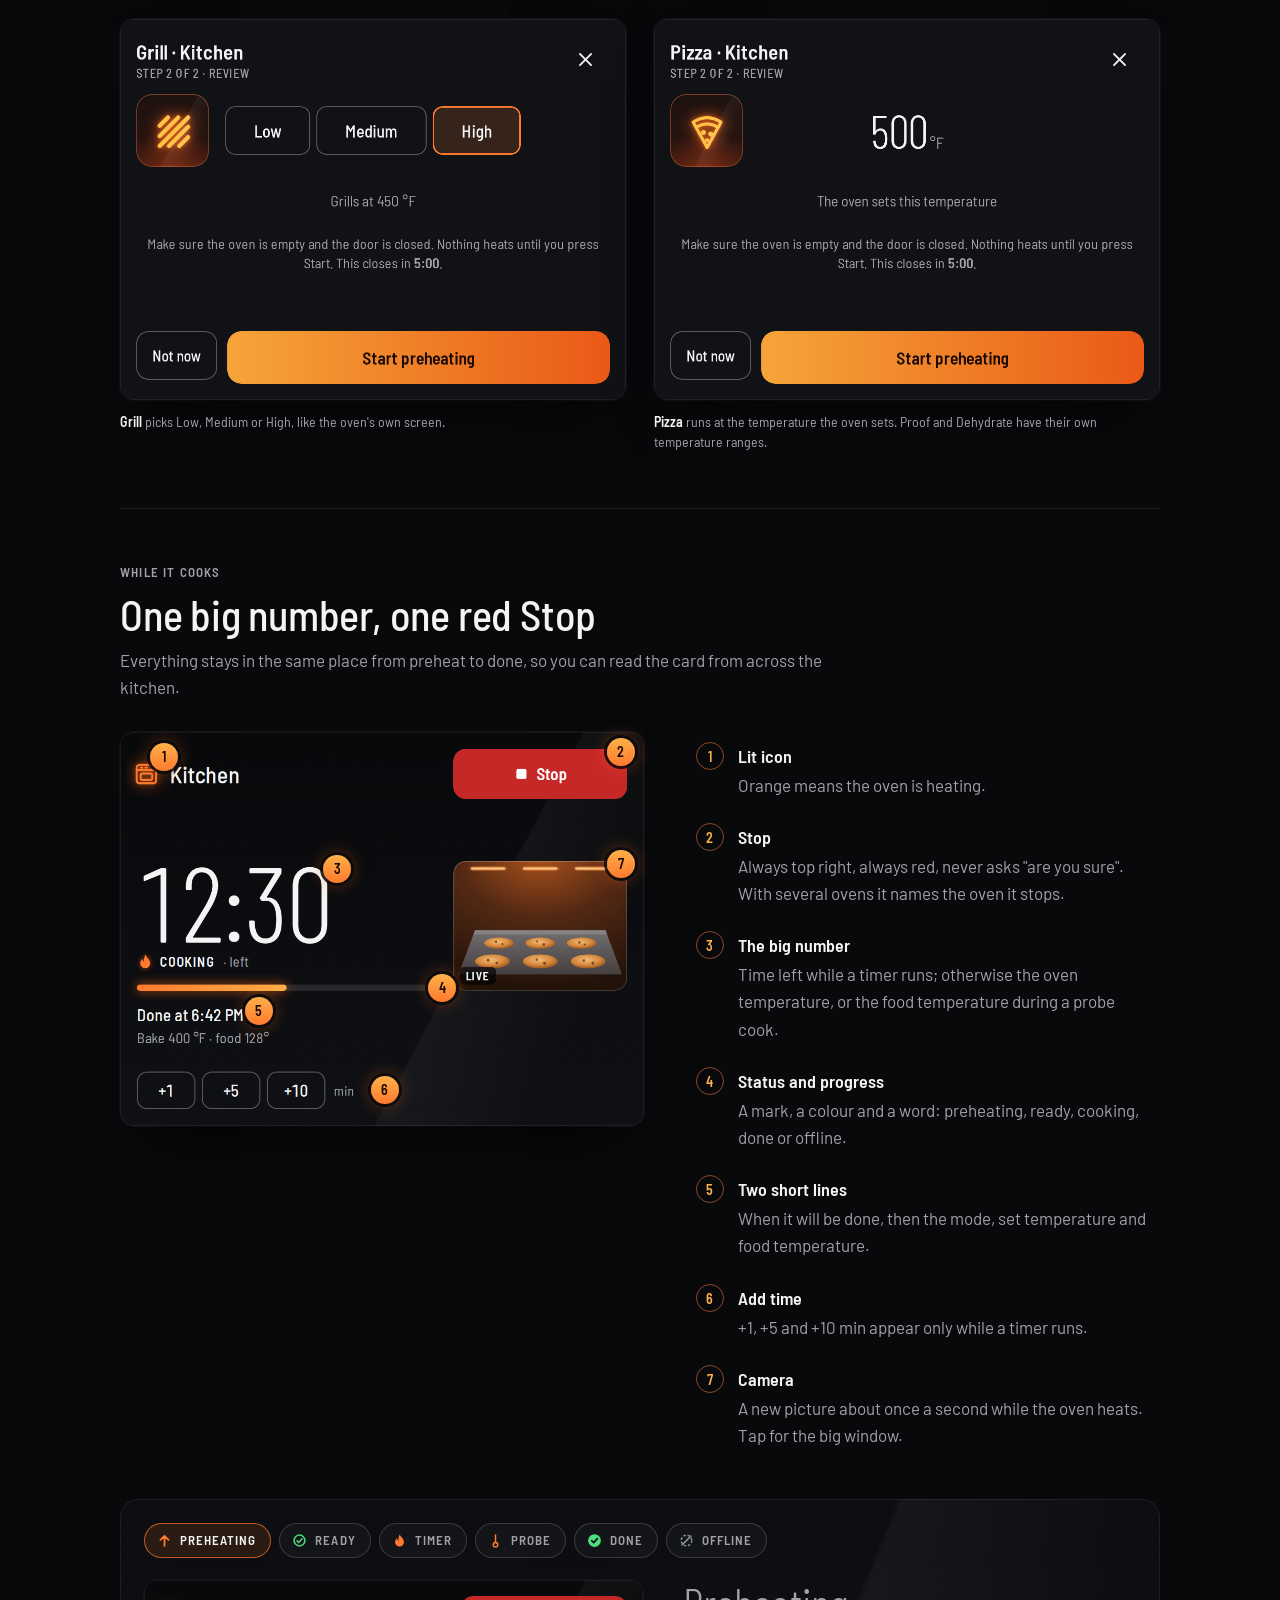
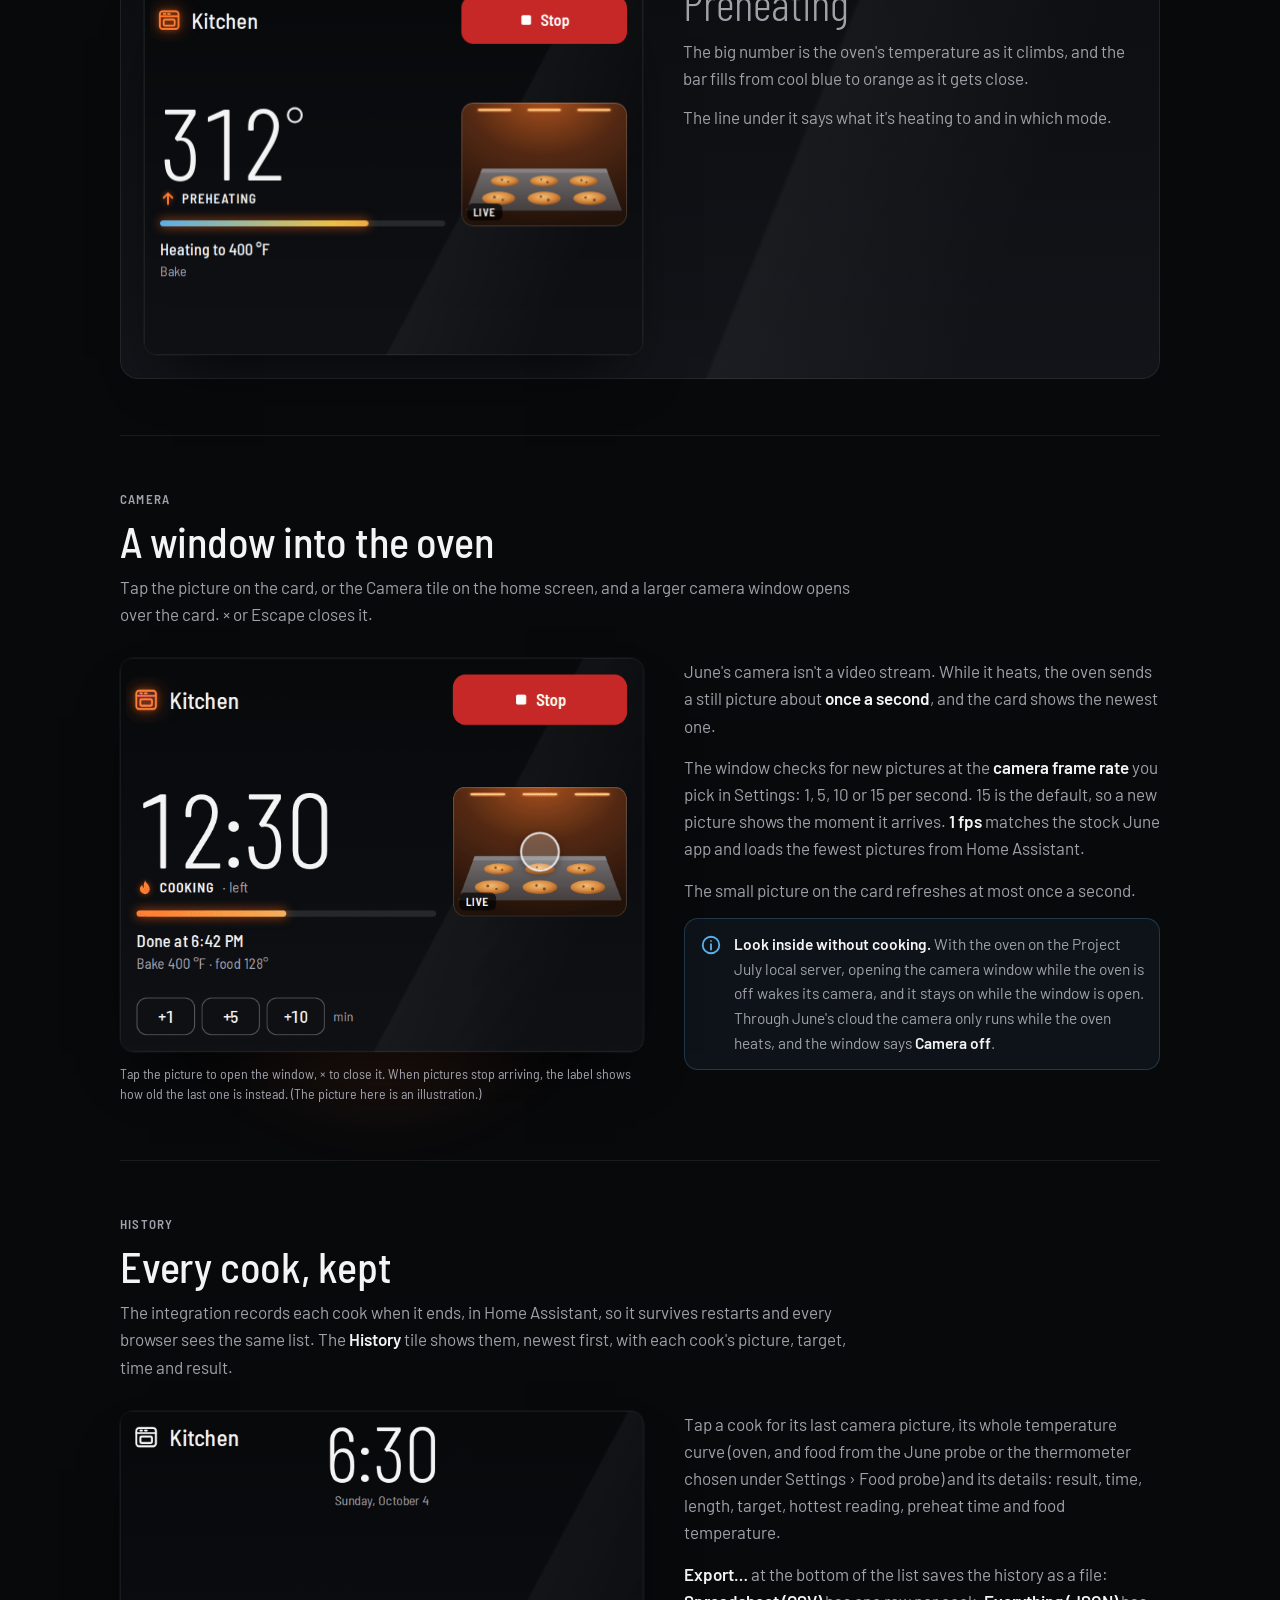
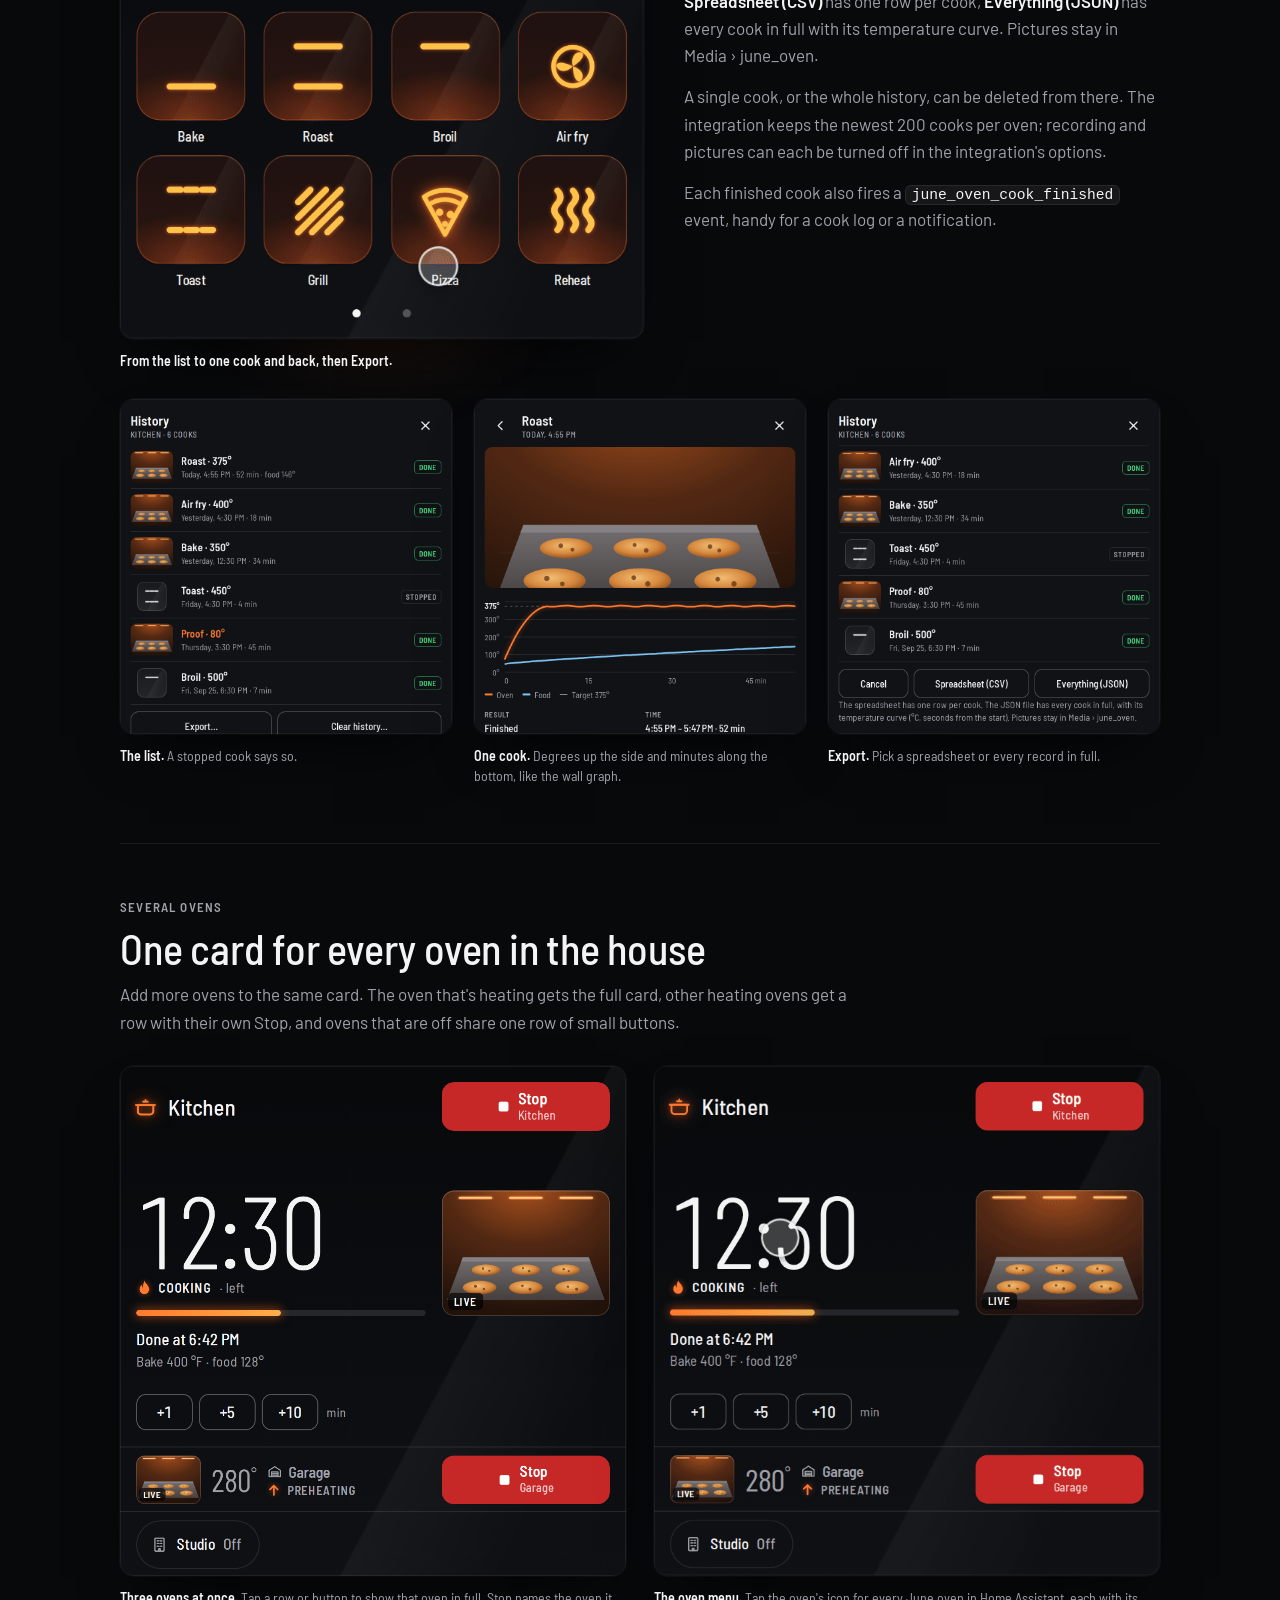
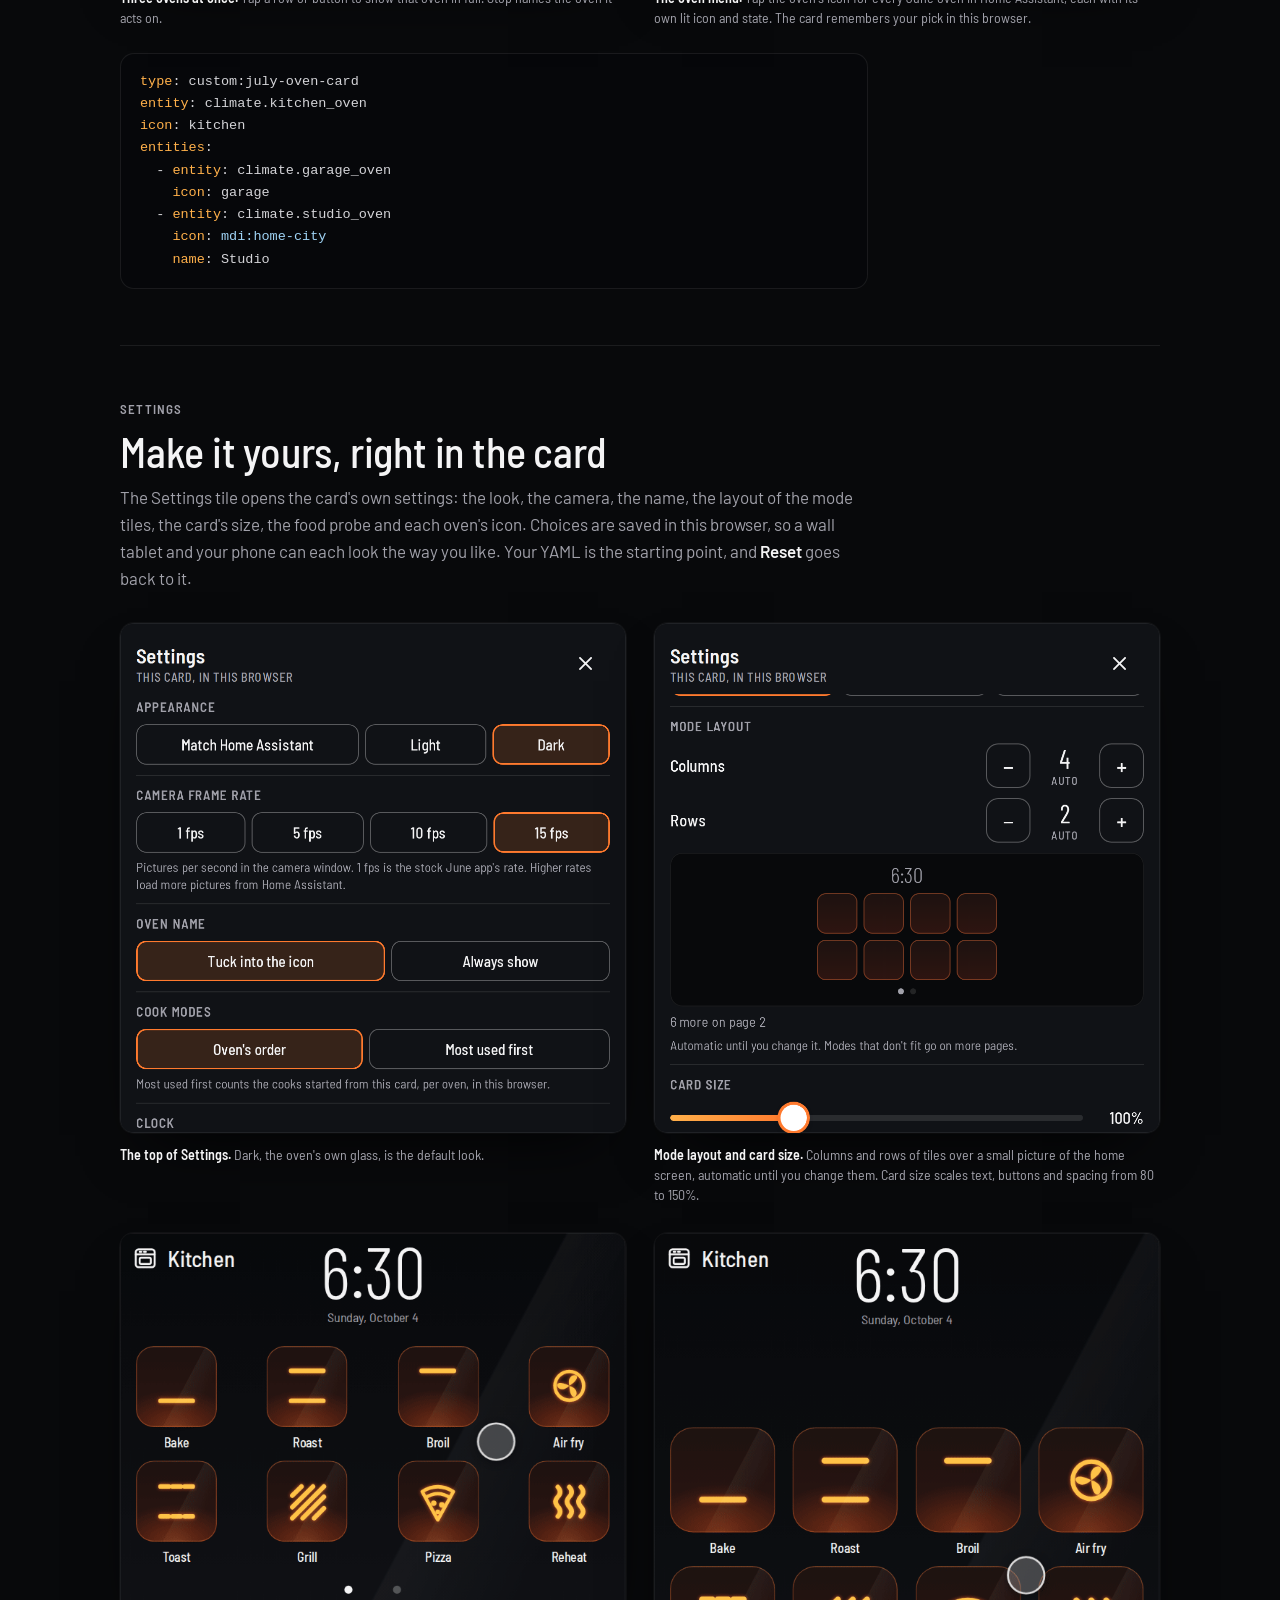
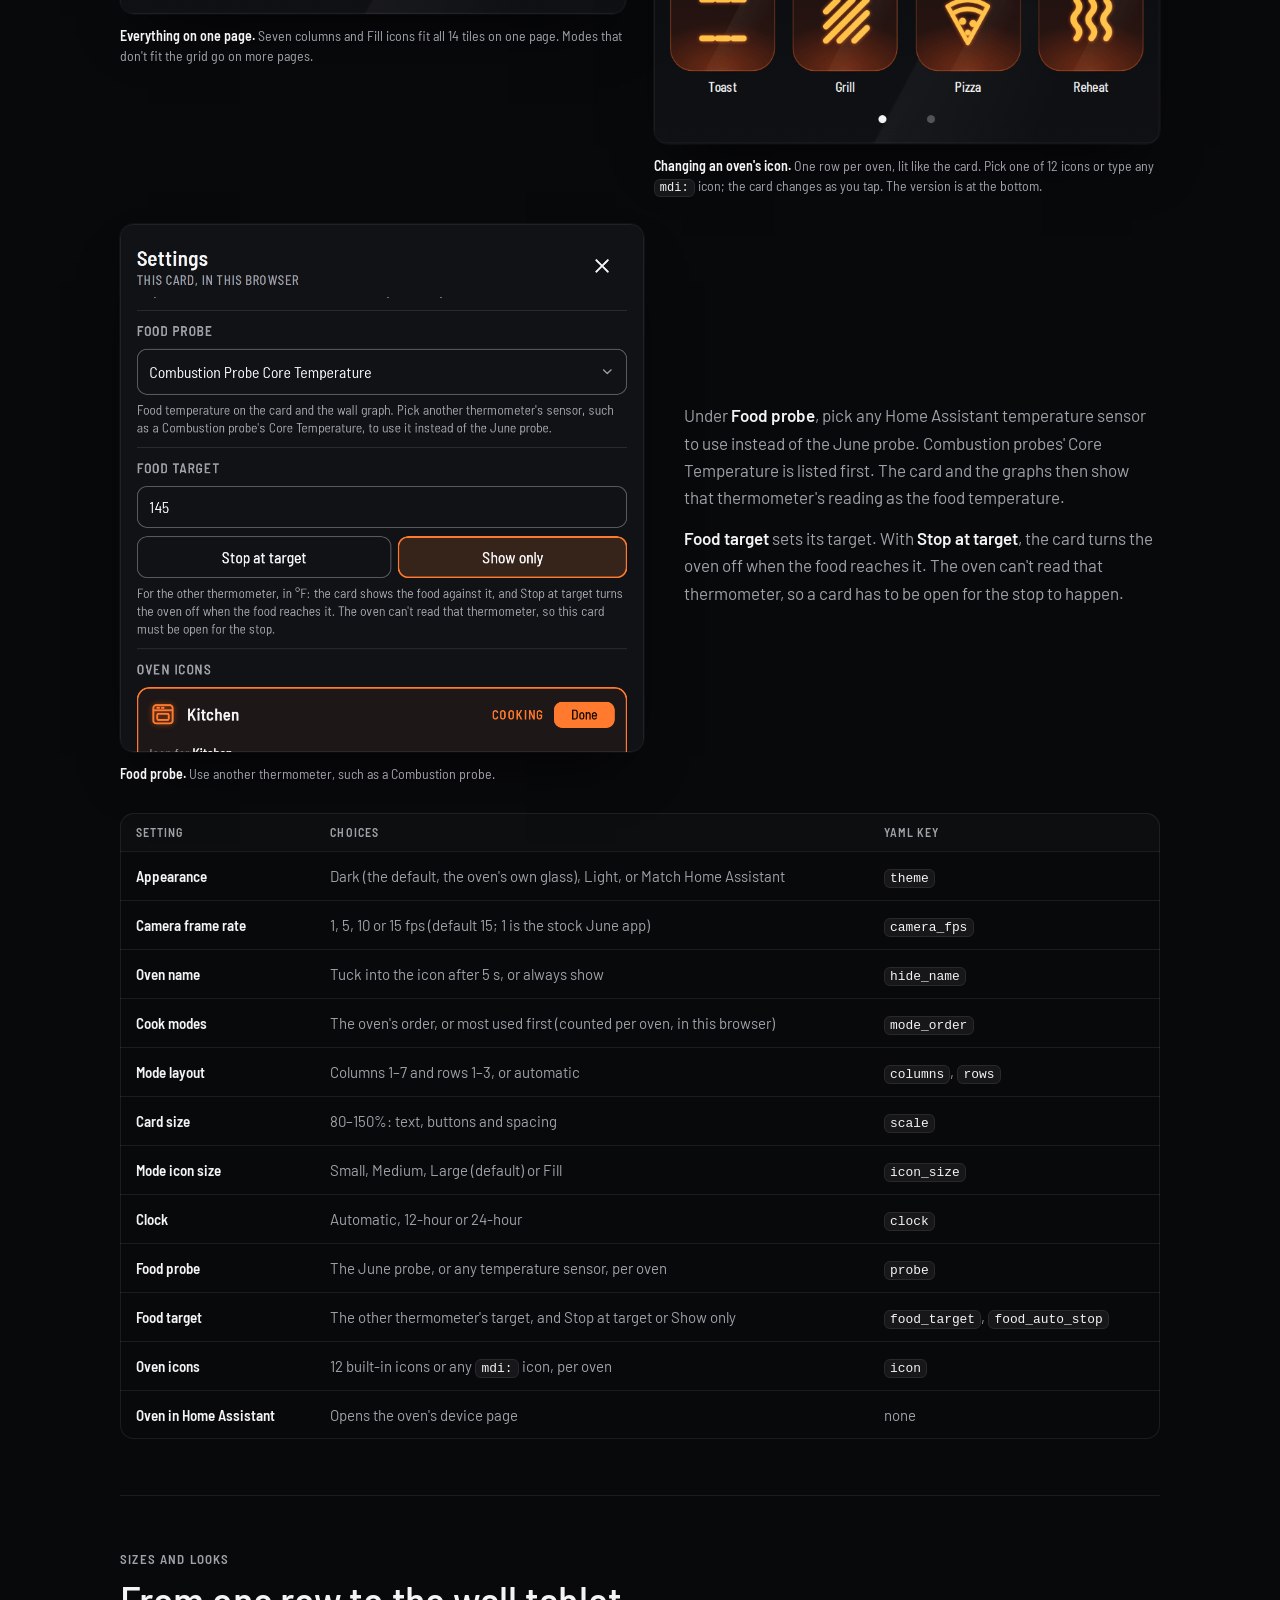
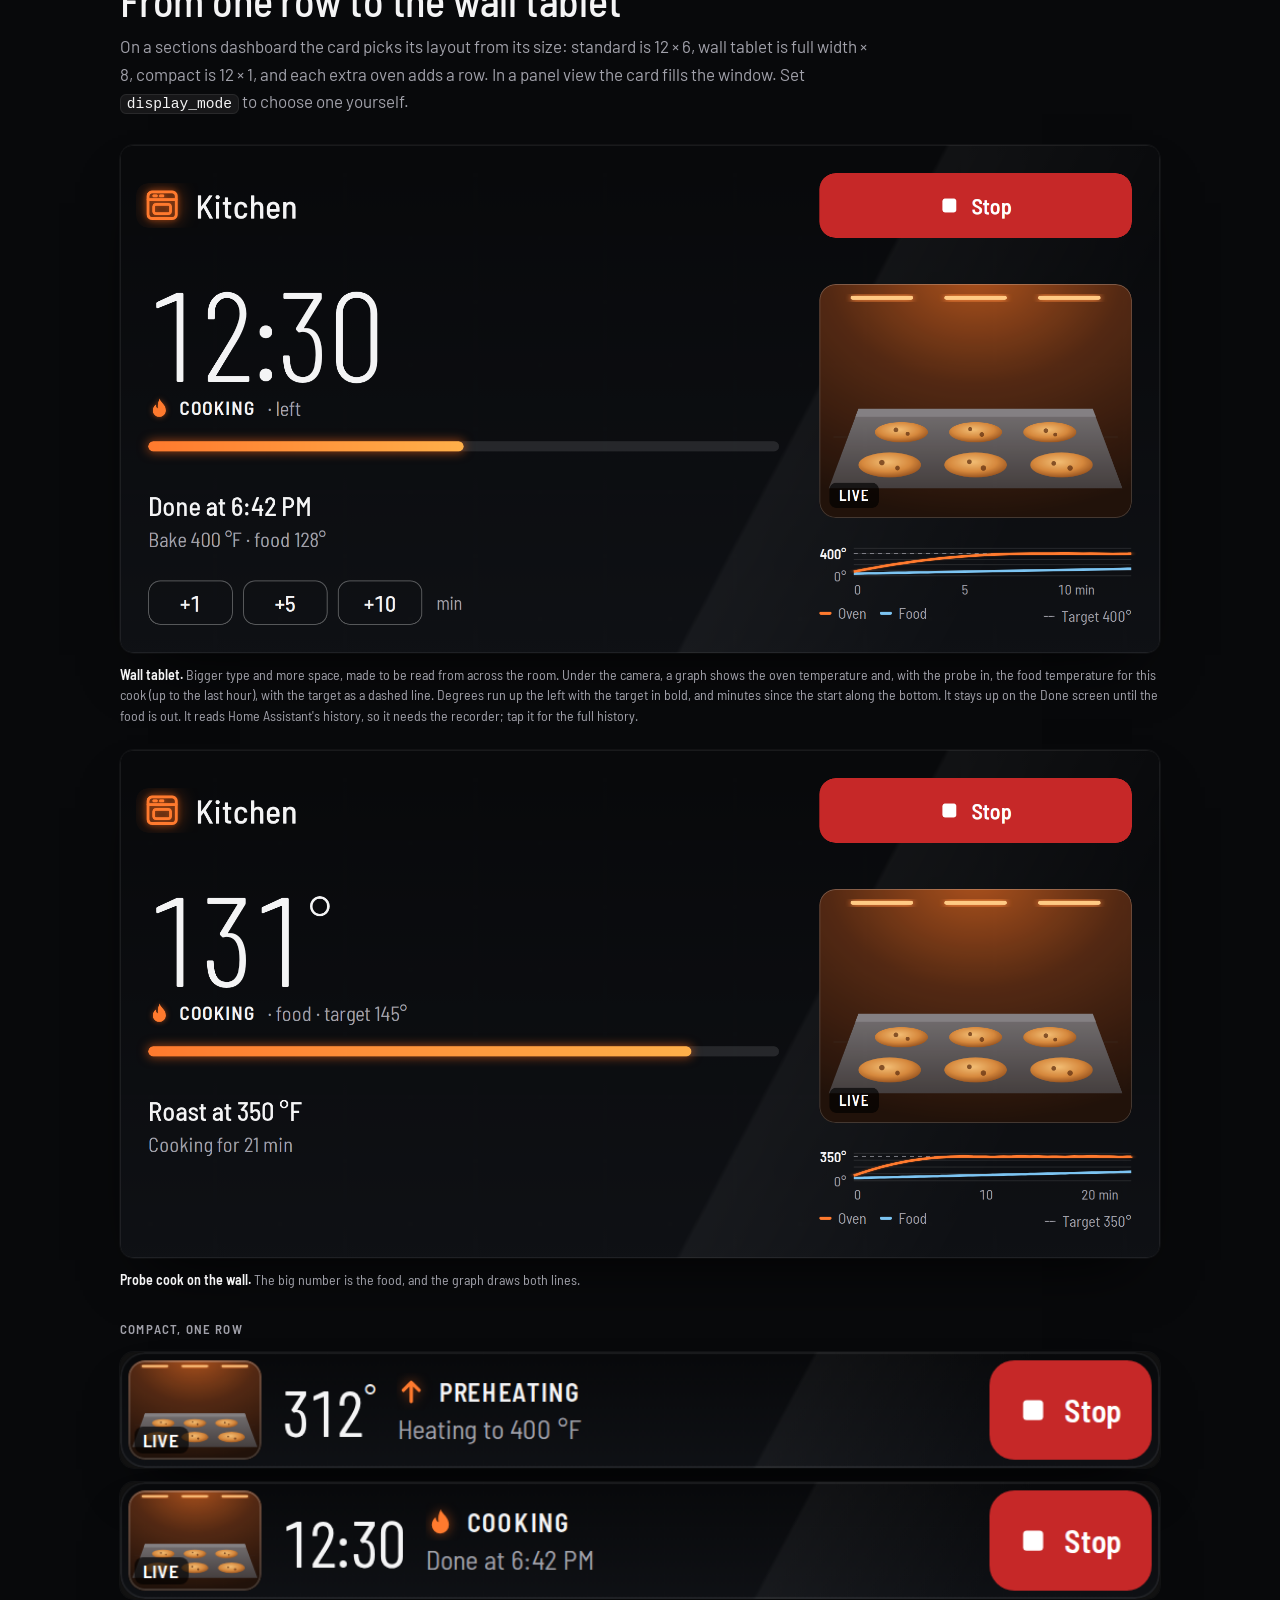
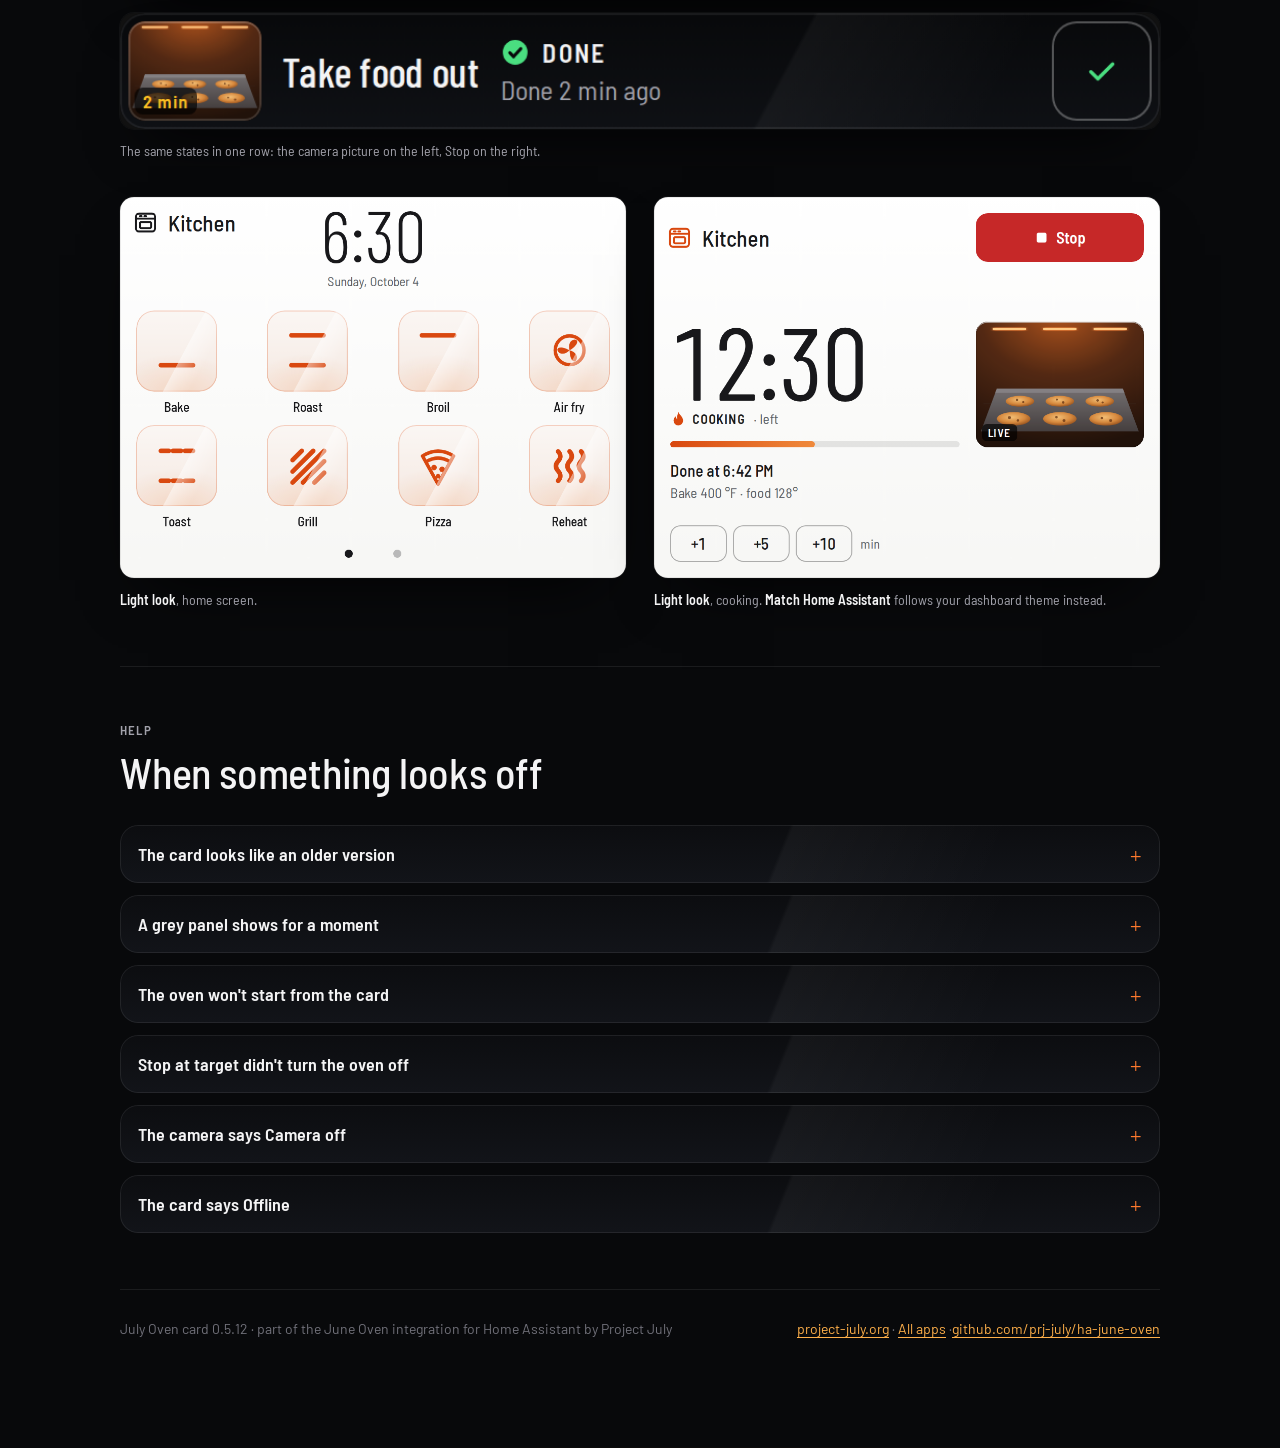
<file: public/clients/ha-card/index.html>
<!doctype html>
<html lang="en">
<head>
<meta charset="utf-8">
<meta name="viewport" content="width=device-width, initial-scale=1">
<title>July Oven card for Home Assistant — Project July</title>
<meta name="description" content="A walkthrough of the July Oven dashboard card for Home Assistant: starting a cook in any of its modes, the oven states, the camera window, cook history, several ovens, settings and sizes, with pictures and animations.">
<meta name="theme-color" content="#08090b">
<link rel="canonical" href="https://project-july.org/clients/ha-card/">
<link rel="icon" href="/assets/project-july-mark.svg" type="image/svg+xml">
<link rel="apple-touch-icon" href="/apple-touch-icon.png">

<!-- Link previews -->
<meta property="og:type" content="website">
<meta property="og:site_name" content="Project July">
<meta property="og:url" content="https://project-july.org/clients/ha-card/">
<meta property="og:title" content="The July Oven card for Home Assistant">
<meta property="og:description" content="Every screen of the July Oven dashboard card: starting a cook, the oven states, the camera, cook history, several ovens and settings.">
<meta property="og:image" content="https://project-july.org/clients/ha-card/img/home.png">
<meta property="og:image:alt" content="The July Oven card's home screen: the oven's icon and name, the time, and mode tiles for Bake, Roast, Broil, Air fry, Toast, Grill, Pizza and Reheat.">
<meta property="og:locale" content="en_US">
<meta name="twitter:card" content="summary_large_image">
<link rel="preconnect" href="https://fonts.googleapis.com">
<link rel="preconnect" href="https://fonts.gstatic.com" crossorigin>
<link rel="stylesheet" href="https://fonts.googleapis.com/css2?family=Barlow:wght@400;500;600&family=Barlow+Condensed:wght@300;400;500&family=Barlow+Semi+Condensed:wght@400;500;600&display=swap">
<style>
/* Layout: one centred reading column; each section pairs a card screenshot (the "glass") with its notes. Single dark look, like the card's Still Glass dark theme. */
:root{
  --ink:#08090b; --ink2:#0f1115; --glass:#121419; --rim:rgba(255,255,255,.08); --rim2:rgba(255,255,255,.16); --sheen:rgba(255,255,255,.04);
  --fg:#f4f4f5; --fg2:#a1a1aa; --fg3:#71717a;
  --ember:#ff7a2e; --ember2:#ffb04a; --glyph:#ffc247; --glow:rgba(255,106,26,.45);
  --green:#4ade80; --amber:#fbbf24; --cool:#5ab0e8; --stop:#c62828;
  --f-display:'Barlow Condensed','Barlow',system-ui,sans-serif;
  --f-label:'Barlow Semi Condensed','Barlow',system-ui,sans-serif;
  --f-body:'Barlow',system-ui,-apple-system,'Segoe UI',sans-serif;
  --f-mono:ui-monospace,'SFMono-Regular',Menlo,Consolas,monospace;
  color-scheme:dark;
}
*{box-sizing:border-box}
html{background:var(--ink)}
body{margin:0;background:radial-gradient(1200px 500px at 70% -120px,rgba(255,106,26,.13),transparent 70%),linear-gradient(180deg,var(--ink) 0%,var(--ink2) 100%) fixed;color:var(--fg);font:400 17px/1.6 var(--f-body);-webkit-font-smoothing:antialiased}
.wrap{max-width:1080px;margin:0 auto;padding-inline:20px;padding-block:0 80px}
a{color:var(--ember2);text-underline-offset:3px}
a:hover{color:var(--glyph)}
:focus-visible{outline:2px solid #7cc4f2;outline-offset:3px;border-radius:6px}
h1,h2,h3{font-family:var(--f-label);font-weight:600;text-wrap:balance;margin:0;line-height:1.1}
p{margin:0}
code{font:500 .86em var(--f-mono);background:rgba(255,255,255,.06);border:1px solid var(--rim);padding:.08em .4em;border-radius:6px;color:var(--fg)}
b,strong{font-weight:600;color:var(--fg)}
.lab{font:600 13px/1.2 var(--f-label);letter-spacing:.09em;text-transform:uppercase;color:var(--fg2)}
.lab.ember{color:var(--ember)}

/* glass panel, same recipe as the card: diagonal sheen over a dark gradient with an inset rim */
.glass{background:linear-gradient(112deg,transparent 0 63%,var(--sheen) 63.4%,transparent 84%),linear-gradient(180deg,#0c0d10 0%,var(--glass) 100%);box-shadow:inset 0 0 0 1px var(--rim);border-radius:18px}

/* ---- top bar ---- */
.top{display:flex;align-items:center;justify-content:space-between;gap:16px;padding-block:22px}
.brand{color:var(--fg);text-decoration:none;display:flex;align-items:center;gap:10px;font:600 16px var(--f-label);letter-spacing:.02em;white-space:nowrap}
.brand svg{width:26px;height:26px;color:var(--ember);filter:drop-shadow(0 0 6px var(--glow))}
.ver{font:600 12px var(--f-label);letter-spacing:.08em;text-transform:uppercase;color:var(--fg2);border:1px solid var(--rim2);border-radius:999px;padding:4px 10px}
.ver.ha{color:var(--cool);border-color:rgba(90,176,232,.4);background:rgba(90,176,232,.06)}
.top-end{display:flex;flex-wrap:wrap;align-items:center;justify-content:flex-end;gap:8px 14px}
.back{font:500 15px var(--f-label);color:var(--fg2);text-decoration:none}
.back:hover{color:var(--fg)}

/* ---- hero ---- */
.hero{display:grid;grid-template-columns:minmax(0,1fr) minmax(0,1.05fr);gap:48px;align-items:center;padding-block:28px 56px}
.hero h1{font-family:var(--f-display);font-weight:300;font-size:clamp(52px,8vw,96px);line-height:.9;letter-spacing:-.01em}
.hero h1 em{font-style:normal;color:var(--ember);text-shadow:0 0 28px var(--glow)}
.hero .lede{margin-top:20px;font-size:19px;color:var(--fg2);max-width:34em}
.hero .lede b{color:var(--fg)}
.jump{display:flex;flex-wrap:wrap;gap:8px;margin-top:28px}
.jump a{font:500 15px var(--f-label);color:var(--fg);text-decoration:none;padding:7px 14px;border-radius:999px;border:1px solid var(--rim2);background:rgba(255,255,255,.03);transition:border-color .15s,background .15s}
.jump a:hover{border-color:rgba(255,122,64,.6);background:rgba(255,122,46,.08);color:var(--fg)}

.shot{position:relative;margin:0;min-width:0}
.shot img{display:block;width:100%;height:auto;border-radius:14px;box-shadow:0 30px 60px -28px rgba(0,0,0,.9),0 0 0 1px rgba(255,255,255,.04)}
.shot.glow::before{content:"";position:absolute;inset:12% 10% -6%;background:radial-gradient(closest-side,rgba(255,106,26,.30),transparent);filter:blur(30px);z-index:-1}
.shot figcaption{margin-top:12px;font:400 14px/1.45 var(--f-label);color:var(--fg2)}
.shot figcaption b{color:var(--fg);font-weight:600}

/* ---- sections ---- */
section{padding-block:56px;border-top:1px solid var(--rim)}
.sec-head{display:grid;gap:10px;margin-bottom:30px;max-width:44em}
.sec-head h2{font-size:clamp(30px,4vw,42px);font-weight:500;letter-spacing:-.005em}
.sec-head p{color:var(--fg2)}
.pair{display:grid;grid-template-columns:minmax(0,1.1fr) minmax(0,1fr);gap:40px;align-items:start}
.pair.flip{grid-template-columns:minmax(0,1fr) minmax(0,1.1fr)}
.two{display:grid;grid-template-columns:repeat(2,minmax(0,1fr));gap:28px;align-items:start}
.three{display:grid;grid-template-columns:repeat(3,minmax(0,1fr));gap:22px}
.prose{display:grid;gap:14px;min-width:0;color:var(--fg2)}
.prose b{color:var(--fg)}

/* numbered callouts on a screenshot; the legend list uses the same numbers */
.pins{position:relative}
.pin{position:absolute;transform:translate(-50%,-50%);width:28px;height:28px;border-radius:50%;display:grid;place-items:center;font:600 14px/1 var(--f-label);color:#140a04;background:linear-gradient(180deg,var(--ember2),var(--ember));box-shadow:0 0 0 3px rgba(8,9,11,.85),0 0 18px var(--glow);transition:transform .15s}
.pin.on{transform:translate(-50%,-50%) scale(1.25)}
.legend{list-style:none;margin:0;padding:0;display:grid;gap:4px}
.legend li{display:grid;grid-template-columns:28px minmax(0,1fr);gap:14px;padding:10px 12px;border-radius:12px;color:var(--fg2);transition:background .15s}
.legend li.on,.legend li:hover{background:rgba(255,255,255,.04)}
.legend li>i{font:600 14px/28px var(--f-label);font-style:normal;text-align:center;width:28px;height:28px;border-radius:50%;border:1px solid rgba(255,122,64,.55);color:var(--ember2)}
.legend li b{display:block;font-family:var(--f-label);font-size:18px;line-height:28px;margin-bottom:2px}

/* steps (a real sequence) */
.steps{list-style:none;margin:0;padding:0;display:grid;grid-template-columns:repeat(4,minmax(0,1fr));gap:16px;counter-reset:s}
.steps li{counter-increment:s;padding:20px;display:grid;gap:8px;align-content:start;color:var(--fg2);font-size:15.5px;min-width:0}
.steps li::before{content:counter(s);font:300 44px/1 var(--f-display);color:var(--ember);text-shadow:0 0 18px var(--glow)}
.steps li>b{font:600 18px/1.25 var(--f-label);color:var(--fg)}

.note{display:grid;grid-template-columns:22px minmax(0,1fr);gap:12px;padding:14px 16px;border-radius:14px;background:rgba(251,191,36,.06);box-shadow:inset 0 0 0 1px rgba(251,191,36,.22);color:var(--fg2);font-size:15.5px}
.note svg{width:22px;height:22px;color:var(--amber);margin-top:2px}
.note.cool{background:rgba(90,176,232,.06);box-shadow:inset 0 0 0 1px rgba(90,176,232,.24)}
.note.cool svg{color:var(--cool)}

pre{margin:0;overflow-x:auto;padding:18px 20px;font:13.5px/1.65 var(--f-mono);color:#d4d4d8;border-radius:14px;background:#06070a;box-shadow:inset 0 0 0 1px var(--rim)}
pre .k{color:var(--ember2)} pre .c{color:var(--fg3)} pre .s{color:#9fd3f5}

/* the oven-state switcher */
.states{display:grid;grid-template-columns:minmax(0,1.1fr) minmax(0,1fr);gap:40px;align-items:start}
.tabs{display:flex;flex-wrap:wrap;gap:8px;margin-bottom:22px}
.tab{font:600 13px/1 var(--f-label);letter-spacing:.08em;text-transform:uppercase;color:var(--fg2);background:rgba(255,255,255,.03);border:1px solid var(--rim2);border-radius:999px;padding:9px 14px 9px 12px;cursor:pointer;display:inline-flex;align-items:center;gap:8px}
.tab svg{width:15px;height:15px;color:var(--tone,var(--fg3))}
.tab[aria-selected="true"]{color:var(--fg);border-color:color-mix(in srgb,var(--tone,#fff) 70%,transparent);background:color-mix(in srgb,var(--tone,#fff) 12%,transparent)}
.tab.t-heat{--tone:var(--ember)} .tab.t-ok{--tone:var(--green)} .tab.t-rest{--tone:#8b9099}
.panel h3{font-family:var(--f-display);font-weight:300;font-size:46px;line-height:1;margin-bottom:12px}
.panel p+p{margin-top:12px}
.panel{color:var(--fg2)}
.stage{position:relative}
.stage img{transition:opacity .2s}

/* settings table */
.tbl{overflow-x:auto;border-radius:14px;box-shadow:inset 0 0 0 1px var(--rim)}
table{border-collapse:collapse;width:100%;min-width:620px;font-size:15px}
th,td{text-align:left;padding:12px 16px;border-bottom:1px solid var(--rim);vertical-align:top}
th{font:600 12px var(--f-label);letter-spacing:.09em;text-transform:uppercase;color:var(--fg2);background:rgba(255,255,255,.02)}
td{color:var(--fg2)} td:first-child{color:var(--fg);font-family:var(--f-label);font-weight:600;white-space:nowrap}
tr:last-child td{border-bottom:0}

.modes{display:flex;flex-wrap:wrap;gap:8px;margin-top:6px}
.mode{font:500 15px var(--f-label);padding:6px 12px;border-radius:10px;background:linear-gradient(180deg,#1d1210,#2e1511);box-shadow:inset 0 0 0 1px rgba(255,122,64,.36);color:var(--fg)}
.mode.off{background:rgba(255,255,255,.03);box-shadow:inset 0 0 0 1px var(--rim2);color:var(--fg3)}

.faq{display:grid;gap:12px}
.faq details{padding:0 18px}
.faq summary{cursor:pointer;list-style:none;padding:16px 0;font:600 18px var(--f-label);display:flex;justify-content:space-between;gap:16px;align-items:center}
.faq summary::-webkit-details-marker{display:none}
.faq summary::after{content:"+";font:300 26px/1 var(--f-display);color:var(--ember)}
.faq details[open] summary::after{content:"−"}
.faq details>div{padding-bottom:18px;color:var(--fg2);display:grid;gap:10px}
.faq ul{margin:0;padding-left:20px;display:grid;gap:6px}

footer{border-top:1px solid var(--rim);padding-block:28px;color:var(--fg3);font-size:14px;display:flex;flex-wrap:wrap;gap:12px 24px;justify-content:space-between}

@media (max-width:860px){
  .hero,.pair,.pair.flip,.states{grid-template-columns:minmax(0,1fr);gap:28px}
  .steps{grid-template-columns:repeat(2,minmax(0,1fr))}
  .pair.flip>.shot{order:-1}
}
@media (max-width:560px){
  body{font-size:16px}
  .wrap{padding-inline:16px}
  .two,.three,.steps{grid-template-columns:minmax(0,1fr)}
  .pin{width:24px;height:24px;font-size:12px}
  section{padding-block:44px}
}
@media (prefers-reduced-motion:reduce){*{transition:none!important}}
</style>
</head>
<body>

<div class="wrap">
  <header class="top">
    <a class="brand" href="/" aria-label="Project July, home">
      <svg viewBox="0 0 24 24" fill="none" stroke="currentColor" stroke-width="1.75" stroke-linecap="round" stroke-linejoin="round" aria-hidden="true"><rect x="3.5" y="4" width="17" height="16" rx="2.5"/><path d="M3.5 8.5h17M7 6.3h1.5M11 6.3h1.5"/><rect x="7" y="11.5" width="10" height="5.5" rx="1.2"/></svg>
      Project July
    </a>
    <div class="top-end">
      <a class="back" href="/clients#dashboard-card">‹ All apps</a>
      <span class="ver ha">Home Assistant</span>
      <span class="ver">Card 0.5.12</span>
    </div>
  </header>

  <div class="hero">
    <div>
      <div class="lab ember">Home Assistant · A tour of the dashboard card</div>
      <h1 style="margin-top:14px">The July Oven <em>card</em></h1>
      <p class="lede">Your June oven, on your Home Assistant dashboard, working locally. This walkthrough covers <b>every screen</b> of the card: starting a cook, watching it, the camera, the cook history, several ovens, and the settings.</p>
      <nav class="jump" aria-label="Sections">
        <a href="#setup">Set up</a><a href="#home">Home screen</a><a href="#start">Start a cook</a><a href="#cook">While it cooks</a><a href="#camera">Camera</a><a href="#history">History</a><a href="#ovens">Several ovens</a><a href="#settings">Settings</a><a href="#sizes">Sizes</a><a href="#help">Help</a>
      </nav>
    </div>
    <figure class="shot glow"><img src="img/home.png" width="1000" height="752" alt="The July Oven card's home screen: the Kitchen oven's icon and name, the time 6:30, and the first page of mode tiles: Bake, Roast, Broil, Air fry, Toast, Grill, Pizza and Reheat."></figure>
  </div>

  <section id="setup">
    <div class="sec-head">
      <div class="lab">Set up</div>
      <h2>Add the card to a dashboard</h2>
      <p>The card ships inside the June Oven integration. Once the integration is installed, the card is already loaded on every dashboard. What the integration needs from the oven (its address and the optional certificate) is on the <a href="/clients#home-assistant">apps page</a>.</p>
    </div>
    <ol class="steps">
      <li class="glass"><b>Install the integration</b><span>In HACS, add the custom repository <code>prj-july/ha-june-oven</code> as an Integration, open <b>June Oven</b> and select Download.</span></li>
      <li class="glass"><b>Restart Home Assistant</b><span>Restart when HACS reports Pending restart, then pair the oven from Settings › Devices &amp; services.</span></li>
      <li class="glass"><b>Add the card</b><span>Edit a dashboard, select Add card and search for <b>July Oven</b>. Pick your oven and an icon.</span></li>
      <li class="glass"><b>Allow remote start</b><span>On the oven itself, open <b>Settings › App permissions</b> so the card can start cooks.</span></li>
    </ol>
    <div class="two" style="margin-top:28px">
      <div class="prose">
        <p>Prefer YAML? One line is enough; everything else has a sensible default and can be changed later in the card's own Settings.</p>
        <pre><span class="k">type</span>: custom:july-oven-card
<span class="k">entity</span>: climate.kitchen_oven
<span class="k">icon</span>: kitchen            <span class="c"># optional</span></pre>
      </div>
      <div class="note" role="note">
        <svg viewBox="0 0 24 24" fill="none" stroke="currentColor" stroke-width="2" stroke-linecap="round" aria-hidden="true"><path d="M12 3 2.5 20h19z"/><path d="M12 10v4.5M12 17.5v.01"/></svg>
        <div><b>Don't add a /local/ copy.</b> The integration serves the card and loads it for you. An extra copy added as a dashboard resource can load first and show an older version. To update: HACS › Redownload, restart Home Assistant, then hard-refresh the browser tab. The version shows at the bottom of the card's Settings.</div>
      </div>
    </div>
  </section>

  <section id="home">
    <div class="sec-head">
      <div class="lab">Home screen</div>
      <h2>What you see when the oven is off</h2>
      <p>The card shows the oven's own home screen: a clock and pages of cook modes, laid out and drawn like the tiles on the oven's touchscreen.</p>
    </div>
    <div class="pair" data-pins>
      <figure class="shot pins">
        <img src="img/home.png" width="1000" height="752" alt="Home screen with numbered callouts: the oven icon, the clock, the mode tiles and the page dots.">
        <span class="pin" data-n="1" style="left:5%;top:18%">1</span>
        <span class="pin" data-n="2" style="left:65%;top:9%">2</span>
        <span class="pin" data-n="3" style="left:21.5%;top:30%">3</span>
        <span class="pin" data-n="4" style="left:39%;top:93%">4</span>
      </figure>
      <ol class="legend">
        <li data-n="1"><i>1</i><div><b>The oven's icon is its lamp</b>Orange while the oven heats, white while it's off. Tap it to open the oven menu.</div></li>
        <li data-n="2"><i>2</i><div><b>Clock</b>12 or 24 hour follows your locale, or set it in Settings.</div></li>
        <li data-n="3"><i>3</i><div><b>Cook mode tiles</b>Drawn the way the oven draws them: the glow lines show the heating elements (bottom for Bake, top for Broil, both for Roast), a fan for Air fry, waves for Reheat.</div></li>
        <li data-n="4"><i>4</i><div><b>More pages</b>Swipe, or tap a dot. Page 2 holds Proof, Keep warm, Dehydrate, and the Camera, History and Settings tiles.</div></li>
      </ol>
    </div>
    <div class="two" style="margin-top:36px">
      <figure class="shot"><img src="img/tuck.gif" width="700" height="526" loading="lazy" alt="Animation: the name Kitchen slides into the oven icon after five seconds, comes back while the pointer hovers over the icon, and tucks away again."><figcaption><b>The name tucks away.</b> Five seconds after the home screen appears, the name slides into the icon to give the clock room. Hover over the icon to bring it back.</figcaption></figure>
      <figure class="shot"><img src="img/scroll.gif" width="501" height="526" loading="lazy" alt="Animation: a long oven name, Grandma's Sunday Kitchen Oven, is cut off with an ellipsis; while the pointer hovers over it, the name scrolls to show the rest."><figcaption><b>Long names scroll.</b> During a cook the name always shows. If it's too long to fit, hover over it and it scrolls.</figcaption></figure>
    </div>
    <div class="two" style="margin-top:28px">
      <figure class="shot"><img src="img/airfry.gif" width="700" height="526" loading="lazy" alt="Animation: the pointer rests on the Air fry tile and its fan spins up; when the pointer leaves, the fan slows and stops."><figcaption><b>Tiles answer the pointer.</b> A tile's glow fades in on hover, and the Air fry fan spins up, then eases to a stop when you move away.</figcaption></figure>
      <div class="prose" style="align-self:center">
        <div class="lab">Modes you can start from the card</div>
        <div class="modes"><span class="mode">Bake</span><span class="mode">Roast</span><span class="mode">Broil</span><span class="mode">Air fry</span><span class="mode">Toast</span><span class="mode">Grill</span><span class="mode">Pizza</span><span class="mode">Reheat</span><span class="mode">Proof</span><span class="mode">Keep warm</span><span class="mode">Dehydrate</span></div>
        <p>Slow cook still shows by name when you start it on the oven or in the June app; starting it from the card comes later.</p>
        <p>Prefer your favourites up front? Set <b>Cook modes</b> to <b>Most used first</b> in Settings and the tiles reorder by how often you start each mode from this card. <a href="#settings">Mode layout</a> sets how many columns and rows of tiles you get.</p>
      </div>
    </div>
    <div class="two" style="margin-top:28px">
      <figure class="shot"><img src="img/home-p2.png" width="1000" height="752" loading="lazy" alt="Page 2 of the home screen: Proof, Keep warm, Dehydrate, Camera, History and Settings, with the second page dot lit."><figcaption><b>Page 2.</b> The last three modes, then Camera, History and Settings.</figcaption></figure>
      <figure class="shot"><img src="img/pages.gif" width="700" height="526" loading="lazy" alt="Animation: tapping the second dot slides to page 2; after a while with no touch, the tiles glide back to page 1."><figcaption><b>Back to page 1 on its own.</b> Left alone for 45 seconds on a later page, the home screen glides back to the first one. Any touch stops it. (The wait is cut short here.)</figcaption></figure>
    </div>
  </section>

  <section id="start">
    <div class="sec-head">
      <div class="lab">Start a cook</div>
      <h2>Tap a mode, check it, start it</h2>
      <p>Nothing heats on one tap. Every mode opens a review first, and the oven only starts when you press <b>Start preheating</b>. Every review has the same layout: the mode's tile on the left, one large control in the middle with − and +, and a slider or a single line under it.</p>
    </div>
    <div class="pair">
      <figure class="shot glow"><img src="img/review.gif" width="700" height="526" loading="lazy" alt="Animation: tapping Bake opens the review at 350 °F; the slider is dragged to 425, then the number is tapped and 400 typed in; Start preheating is pressed and the card switches to Preheating, with the temperature climbing."><figcaption><b>Bake at 400 °F, start to finish.</b> Drag the slider, or use <b>−</b> and <b>+</b>, or tap the number and type it (Enter confirms, Escape puts the old value back). Then <b>Start preheating</b>.</figcaption></figure>
      <div style="display:grid;gap:14px">
      <div class="note cool" role="note"><svg viewBox="0 0 24 24" fill="none" stroke="currentColor" stroke-width="2" stroke-linecap="round" aria-hidden="true"><circle cx="12" cy="12" r="9"/><path d="M12 7v5l3 2"/></svg><div><b>The review closes itself after 5 minutes</b> if you don't start, as the oven safety standard (UL 1026) asks.</div></div>
      <div class="note cool" role="note"><svg viewBox="0 0 24 24" fill="none" stroke="currentColor" stroke-width="2" stroke-linecap="round" stroke-linejoin="round" aria-hidden="true"><rect x="4" y="4" width="16" height="16" rx="2"/><path d="M4 9h16"/></svg><div><b>Check the oven is empty</b> and the door is closed before you start. The card reminds you every time.</div></div>
      <div class="note cool" role="note"><svg viewBox="0 0 24 24" fill="none" stroke="currentColor" stroke-width="2" stroke-linecap="round" aria-hidden="true"><path d="M6 6l12 12M18 6 6 18"/></svg><div><b>Not now</b>, × or Escape closes the review without changing anything.</div></div>
    </div>
    </div>
    <div class="two" style="margin-top:36px">
      <figure class="shot"><img src="img/review-toast.png" width="1000" height="752" loading="lazy" alt="Toast review: level 5 with − and +, and a slider from 1 Light to 9 Dark."><figcaption><b>Toast</b> sets a level from 1 (light) to 9 (dark) instead of a temperature.</figcaption></figure>
      <figure class="shot"><img src="img/review-reheat.png" width="1000" height="752" loading="lazy" alt="Reheat review: a timer reading 1 hr 0 min with − and +, a slider from 1 minute to 10 hours, and the line Reheats at 350 °F."><figcaption><b>Reheat</b> sets a timer, from 1 minute to 10 hours. Tap the hours or minutes to type them.</figcaption></figure>
      <figure class="shot"><img src="img/review-grill.png" width="1000" height="752" loading="lazy" alt="Grill review: Low, Medium and High, with High picked, and the line Grills at 450 °F."><figcaption><b>Grill</b> picks Low, Medium or High, like the oven's own screen.</figcaption></figure>
      <figure class="shot"><img src="img/review-pizza.png" width="1000" height="752" loading="lazy" alt="Pizza review: 500 °F with the line The oven sets this temperature."><figcaption><b>Pizza</b> runs at the temperature the oven sets. Proof and Dehydrate have their own temperature ranges.</figcaption></figure>
    </div>
  </section>

  <section id="cook">
    <div class="sec-head">
      <div class="lab">While it cooks</div>
      <h2>One big number, one red Stop</h2>
      <p>Everything stays in the same place from preheat to done, so you can read the card from across the kitchen.</p>
    </div>
    <div class="pair" data-pins>
      <figure class="shot pins">
        <img src="img/cooking.png" width="1000" height="752" loading="lazy" alt="Cooking screen with numbered callouts: 12:30 left, Cooking, progress bar, Done at 6:42 PM, plus 1, 5 and 10 minute chips, Stop button and live camera.">
        <span class="pin" data-n="1" style="left:8.4%;top:6.5%">1</span>
        <span class="pin" data-n="2" style="left:95.6%;top:5.2%">2</span>
        <span class="pin" data-n="3" style="left:41.5%;top:35%">3</span>
        <span class="pin" data-n="4" style="left:61.5%;top:65%">4</span>
        <span class="pin" data-n="5" style="left:26.5%;top:71%">5</span>
        <span class="pin" data-n="6" style="left:50.5%;top:91%">6</span>
        <span class="pin" data-n="7" style="left:95.6%;top:33.5%">7</span>
      </figure>
      <ol class="legend">
        <li data-n="1"><i>1</i><div><b>Lit icon</b>Orange means the oven is heating.</div></li>
        <li data-n="2"><i>2</i><div><b>Stop</b>Always top right, always red, never asks "are you sure". With several ovens it names the oven it stops.</div></li>
        <li data-n="3"><i>3</i><div><b>The big number</b>Time left while a timer runs; otherwise the oven temperature, or the food temperature during a probe cook.</div></li>
        <li data-n="4"><i>4</i><div><b>Status and progress</b>A mark, a colour and a word: preheating, ready, cooking, done or offline.</div></li>
        <li data-n="5"><i>5</i><div><b>Two short lines</b>When it will be done, then the mode, set temperature and food temperature.</div></li>
        <li data-n="6"><i>6</i><div><b>Add time</b>+1, +5 and +10 min appear only while a timer runs.</div></li>
        <li data-n="7"><i>7</i><div><b>Camera</b>A new picture about once a second while the oven heats. Tap for the big window.</div></li>
      </ol>
    </div>

    <div class="glass" style="margin-top:40px;padding:24px">
      <div class="tabs" role="tablist" aria-label="Oven states">
        <button class="tab t-heat" role="tab" id="tab-preheating" aria-selected="true" aria-controls="state-panel" data-state="preheating"><svg viewBox="0 0 20 20" aria-hidden="true"><path d="M10 17V3.8M4.6 9.2 10 3.8l5.4 5.4" fill="none" stroke="currentColor" stroke-width="2.4" stroke-linecap="round" stroke-linejoin="round"/></svg>Preheating</button>
        <button class="tab t-ok" role="tab" id="tab-ready" aria-selected="false" aria-controls="state-panel" data-state="ready" tabindex="-1"><svg viewBox="0 0 20 20" aria-hidden="true"><circle cx="10" cy="10" r="7.2" fill="none" stroke="currentColor" stroke-width="2"/><path d="M6.6 10.3l2.3 2.3 4.6-5" fill="none" stroke="currentColor" stroke-width="2" stroke-linecap="round" stroke-linejoin="round"/></svg>Ready</button>
        <button class="tab t-heat" role="tab" id="tab-cooking" aria-selected="false" aria-controls="state-panel" data-state="cooking" tabindex="-1"><svg viewBox="0 0 20 20" aria-hidden="true"><g transform="scale(1.25)"><path d="M8.3 1.2c.4 2.6 4.4 4.2 4.4 8.4A4.7 4.7 0 0 1 3.3 9.8c0-2.1 1-3.4 2.1-4.3.1 1.6.9 2.5 1.7 2.7-.5-2.2-.1-4.6 1.2-7z" fill="currentColor"/></g></svg>Timer</button>
        <button class="tab t-heat" role="tab" id="tab-probe" aria-selected="false" aria-controls="state-panel" data-state="probe" tabindex="-1"><svg viewBox="0 0 20 20" aria-hidden="true"><path d="M10 2.5v10M7 15.5a3 3 0 1 0 6 0 3 3 0 0 0-6 0" fill="none" stroke="currentColor" stroke-width="2" stroke-linecap="round"/></svg>Probe</button>
        <button class="tab t-ok" role="tab" id="tab-done" aria-selected="false" aria-controls="state-panel" data-state="done" tabindex="-1"><svg viewBox="0 0 20 20" aria-hidden="true"><circle cx="10" cy="10" r="8.5" fill="currentColor"/><path d="M6.3 10.3l2.6 2.6 4.9-5.4" fill="none" stroke="#08090b" stroke-width="2.2" stroke-linecap="round" stroke-linejoin="round"/></svg>Done</button>
        <button class="tab t-rest" role="tab" id="tab-offline" aria-selected="false" aria-controls="state-panel" data-state="offline" tabindex="-1"><svg viewBox="0 0 20 20" aria-hidden="true"><circle cx="10" cy="10" r="7" fill="none" stroke="currentColor" stroke-width="2" stroke-dasharray="3.2 2.4"/><path d="M4.2 15.8 15.8 4.2" stroke="currentColor" stroke-width="2" stroke-linecap="round"/></svg>Offline</button>
      </div>
      <div class="states" id="state-panel" role="tabpanel" aria-labelledby="tab-preheating">
        <figure class="shot stage"><img id="state-img" src="img/preheating.png" width="1000" height="752" alt=""></figure>
        <div class="panel" id="state-text"></div>
      </div>
    </div>
  </section>

  <section id="camera">
    <div class="sec-head">
      <div class="lab">Camera</div>
      <h2>A window into the oven</h2>
      <p>Tap the picture on the card, or the Camera tile on the home screen, and a larger camera window opens over the card. × or Escape closes it.</p>
    </div>
    <div class="pair">
      <figure class="shot glow"><img src="img/camera.gif" width="700" height="526" loading="lazy" alt="Animation: tapping the small camera picture opens the camera window over the whole card with a red LIVE label; tapping × closes it again."><figcaption>Tap the picture to open the window, × to close it. When pictures stop arriving, the label shows how old the last one is instead. (The picture here is an illustration.)</figcaption></figure>
      <div class="prose">
        <p>June's camera isn't a video stream. While it heats, the oven sends a still picture about <b>once a second</b>, and the card shows the newest one.</p>
        <p>The window checks for new pictures at the <b>camera frame rate</b> you pick in Settings: 1, 5, 10 or 15 per second. 15 is the default, so a new picture shows the moment it arrives. <b>1 fps</b> matches the stock June app and loads the fewest pictures from Home Assistant.</p>
        <p>The small picture on the card refreshes at most once a second.</p>
        <div class="note cool" role="note"><svg viewBox="0 0 24 24" fill="none" stroke="currentColor" stroke-width="2" stroke-linecap="round" aria-hidden="true"><circle cx="12" cy="12" r="9"/><path d="M12 11v6M12 7.5v.01"/></svg><div><b>Look inside without cooking.</b> With the oven on the Project July local server, opening the camera window while the oven is off wakes its camera, and it stays on while the window is open. Through June's cloud the camera only runs while the oven heats, and the window says <b>Camera off</b>.</div></div>
      </div>
    </div>
  </section>

  <section id="history">
    <div class="sec-head">
      <div class="lab">History</div>
      <h2>Every cook, kept</h2>
      <p>The integration records each cook when it ends, in Home Assistant, so it survives restarts and every browser sees the same list. The <b>History</b> tile shows them, newest first, with each cook's picture, target, time and result.</p>
    </div>
    <div class="pair">
      <figure class="shot glow"><img src="img/history.gif" width="700" height="706" loading="lazy" alt="Animation: on page 2, tapping History opens the list of past cooks; tapping the Roast cook opens its picture, temperature graph and details; Back returns to the list; Export… shows its two choices and Cancel closes them."><figcaption><b>From the list to one cook and back, then Export.</b></figcaption></figure>
      <div class="prose">
        <p>Tap a cook for its last camera picture, its whole temperature curve (oven, and food from the June probe or the thermometer chosen under Settings › Food probe) and its details: result, time, length, target, hottest reading, preheat time and food temperature.</p>
        <p><b>Export…</b> at the bottom of the list saves the history as a file: <b>Spreadsheet (CSV)</b> has one row per cook, <b>Everything (JSON)</b> has every cook in full with its temperature curve. Pictures stay in Media › june_oven.</p>
        <p>A single cook, or the whole history, can be deleted from there. The integration keeps the newest 200 cooks per oven; recording and pictures can each be turned off in the integration's options.</p>
        <p>Each finished cook also fires a <code>june_oven_cook_finished</code> event, handy for a cook log or a notification.</p>
      </div>
    </div>
    <div class="three" style="margin-top:28px">
      <figure class="shot"><img src="img/history.png" width="1000" height="1008" loading="lazy" alt="History list for Kitchen, 6 cooks: Roast 375°, Air fry 400°, Bake 350°, Toast 450° stopped, Proof 80°, Broil 500°, each with time, length and a Done or Stopped mark."><figcaption><b>The list.</b> A stopped cook says so.</figcaption></figure>
      <figure class="shot"><img src="img/history-detail.png" width="1000" height="1008" loading="lazy" alt="One cook: Roast, today at 4:55 PM, its camera picture, a graph of oven and food temperature over 52 minutes with the 375° target, and the result Finished."><figcaption><b>One cook.</b> Degrees up the side and minutes along the bottom, like the wall graph.</figcaption></figure>
      <figure class="shot"><img src="img/history-export.png" width="1000" height="1008" loading="lazy" alt="History list scrolled to the bottom after tapping Export…: buttons Cancel, Spreadsheet (CSV) and Everything (JSON), with a note on what each file holds."><figcaption><b>Export.</b> Pick a spreadsheet or every record in full.</figcaption></figure>
    </div>
  </section>

  <section id="ovens">
    <div class="sec-head">
      <div class="lab">Several ovens</div>
      <h2>One card for every oven in the house</h2>
      <p>Add more ovens to the same card. The oven that's heating gets the full card, other heating ovens get a row with their own Stop, and ovens that are off share one row of small buttons.</p>
    </div>
    <div class="two">
      <figure class="shot"><img src="img/multi.png" width="1000" height="1008" loading="lazy" alt="A card with three ovens: Kitchen cooking in full view, Garage preheating in a row with its own Stop, and Studio off as a small button."><figcaption><b>Three ovens at once.</b> Tap a row or button to show that oven in full. Stop names the oven it acts on.</figcaption></figure>
      <figure class="shot"><img src="img/switcher.gif" width="700" height="706" loading="lazy" alt="Animation: tapping the Kitchen icon opens the oven menu; picking Studio shows Studio's home screen with the other two ovens as rows below; the menu is opened again and Garage is picked."><figcaption><b>The oven menu.</b> Tap the oven's icon for every June oven in Home Assistant, each with its own lit icon and state. The card remembers your pick in this browser.</figcaption></figure>
    </div>
    <div class="prose" style="margin-top:24px;max-width:44em">
      <pre><span class="k">type</span>: custom:july-oven-card
<span class="k">entity</span>: climate.kitchen_oven
<span class="k">icon</span>: kitchen
<span class="k">entities</span>:
  - <span class="k">entity</span>: climate.garage_oven
    <span class="k">icon</span>: garage
  - <span class="k">entity</span>: climate.studio_oven
    <span class="k">icon</span>: <span class="s">mdi:home-city</span>
    <span class="k">name</span>: Studio</pre>
    </div>
  </section>

  <section id="settings">
    <div class="sec-head">
      <div class="lab">Settings</div>
      <h2>Make it yours, right in the card</h2>
      <p>The Settings tile opens the card's own settings: the look, the camera, the name, the layout of the mode tiles, the card's size, the food probe and each oven's icon. Choices are saved in this browser, so a wall tablet and your phone can each look the way you like. Your YAML is the starting point, and <b>Reset</b> goes back to it.</p>
    </div>
    <div class="two">
      <figure class="shot"><img src="img/settings.png" width="1000" height="1008" loading="lazy" alt="Settings sheet: Appearance (Match Home Assistant, Light, Dark), Camera frame rate (1, 5, 10, 15 fps), Oven name (Tuck into the icon, Always show) and Cook modes (Oven's order, Most used first)."><figcaption><b>The top of Settings.</b> Dark, the oven's own glass, is the default look.</figcaption></figure>
      <figure class="shot"><img src="img/settings-layout.png" width="1000" height="1008" loading="lazy" alt="Settings scrolled to Mode layout: Columns 4 and Rows 2, both automatic, with − and + buttons over a small picture of the home screen; below it the Card size slider at 100%."><figcaption><b>Mode layout and card size.</b> Columns and rows of tiles over a small picture of the home screen, automatic until you change them. Card size scales text, buttons and spacing from 80 to 150%.</figcaption></figure>
    </div>
    <div class="two" style="margin-top:28px">
      <figure class="shot"><img src="img/layout.gif" width="700" height="526" loading="lazy" alt="Animation: on page 2, Settings opens; Columns goes from 4 to 7, Mode icon size is set to Fill, and closing Settings shows all fourteen tiles on one page."><figcaption><b>Everything on one page.</b> Seven columns and Fill icons fit all 14 tiles on one page. Modes that don't fit the grid go on more pages.</figcaption></figure>
      <figure class="shot"><img src="img/icons.gif" width="700" height="706" loading="lazy" alt="Animation: on page 2, tapping Settings opens the settings sheet; it scrolls to Oven icons, where the bread and then the star icon are picked for Kitchen; closing Settings shows the star next to the oven's name."><figcaption><b>Changing an oven's icon.</b> One row per oven, lit like the card. Pick one of 12 icons or type any <code>mdi:</code> icon; the card changes as you tap. The version is at the bottom.</figcaption></figure>
    </div>
    <div class="pair" style="margin-top:28px">
      <figure class="shot"><img src="img/settings-probe.png" width="1000" height="1008" loading="lazy" alt="Settings scrolled to Food probe, set to Combustion Probe Core Temperature, then Food target 145 with Stop at target and Show only."><figcaption><b>Food probe.</b> Use another thermometer, such as a Combustion probe.</figcaption></figure>
      <div class="prose" style="align-self:center">
        <p>Under <b>Food probe</b>, pick any Home Assistant temperature sensor to use instead of the June probe. Combustion probes' Core Temperature is listed first. The card and the graphs then show that thermometer's reading as the food temperature.</p>
        <p><b>Food target</b> sets its target. With <b>Stop at target</b>, the card turns the oven off when the food reaches it. The oven can't read that thermometer, so a card has to be open for the stop to happen.</p>
      </div>
    </div>
    <div class="tbl" style="margin-top:28px">
      <table>
        <thead><tr><th scope="col">Setting</th><th scope="col">Choices</th><th scope="col">YAML key</th></tr></thead>
        <tbody>
          <tr><td>Appearance</td><td>Dark (the default, the oven's own glass), Light, or Match Home Assistant</td><td><code>theme</code></td></tr>
          <tr><td>Camera frame rate</td><td>1, 5, 10 or 15 fps (default 15; 1 is the stock June app)</td><td><code>camera_fps</code></td></tr>
          <tr><td>Oven name</td><td>Tuck into the icon after 5 s, or always show</td><td><code>hide_name</code></td></tr>
          <tr><td>Cook modes</td><td>The oven's order, or most used first (counted per oven, in this browser)</td><td><code>mode_order</code></td></tr>
          <tr><td>Mode layout</td><td>Columns 1–7 and rows 1–3, or automatic</td><td><code>columns</code>, <code>rows</code></td></tr>
          <tr><td>Card size</td><td>80–150%: text, buttons and spacing</td><td><code>scale</code></td></tr>
          <tr><td>Mode icon size</td><td>Small, Medium, Large (default) or Fill</td><td><code>icon_size</code></td></tr>
          <tr><td>Clock</td><td>Automatic, 12-hour or 24-hour</td><td><code>clock</code></td></tr>
          <tr><td>Food probe</td><td>The June probe, or any temperature sensor, per oven</td><td><code>probe</code></td></tr>
          <tr><td>Food target</td><td>The other thermometer's target, and Stop at target or Show only</td><td><code>food_target</code>, <code>food_auto_stop</code></td></tr>
          <tr><td>Oven icons</td><td>12 built-in icons or any <code>mdi:</code> icon, per oven</td><td><code>icon</code></td></tr>
          <tr><td>Oven in Home Assistant</td><td>Opens the oven's device page</td><td>none</td></tr>
        </tbody>
      </table>
    </div>
  </section>

  <section id="sizes">
    <div class="sec-head">
      <div class="lab">Sizes and looks</div>
      <h2>From one row to the wall tablet</h2>
      <p>On a sections dashboard the card picks its layout from its size: standard is 12 × 6, wall tablet is full width × 8, compact is 12 × 1, and each extra oven adds a row. In a panel view the card fills the window. Set <code>display_mode</code> to choose one yourself.</p>
    </div>
    <figure class="shot"><img src="img/wall.png" width="2064" height="1008" loading="lazy" alt="The wall tablet layout: a wide card with a large 12:30 timer, Cooking status, progress bar, Done at 6:42 PM, add-time chips, a wide Stop button, a large camera picture and under it a graph of oven and food temperature."><figcaption><b>Wall tablet.</b> Bigger type and more space, made to be read from across the room. Under the camera, a graph shows the oven temperature and, with the probe in, the food temperature for this cook (up to the last hour), with the target as a dashed line. Degrees run up the left with the target in bold, and minutes since the start along the bottom. It stays up on the Done screen until the food is out. It reads Home Assistant's history, so it needs the recorder; tap it for the full history.</figcaption></figure>
    <figure class="shot" style="margin-top:24px"><img src="img/wall-probe.png" width="2064" height="1008" loading="lazy" alt="Wall tablet during a probe cook: food at 131 degrees, target 145, Roast at 350 °F, with the oven and food lines on the graph under the camera."><figcaption><b>Probe cook on the wall.</b> The big number is the food, and the graph draws both lines.</figcaption></figure>
    <div style="display:grid;gap:14px;margin-top:32px">
      <div class="lab">Compact, one row</div>
      <figure class="shot"><img src="img/compact-preheat.png" width="1000" height="112" loading="lazy" alt="Compact card: preheating at 312 degrees with a Stop button."></figure>
      <figure class="shot"><img src="img/compact-cooking.png" width="1000" height="112" loading="lazy" alt="Compact card: 12:30 left, cooking, done at 6:42 PM, with a Stop button."></figure>
      <figure class="shot"><img src="img/compact-done.png" width="1000" height="112" loading="lazy" alt="Compact card: done, with a button to dismiss once the food is out."><figcaption>The same states in one row: the camera picture on the left, Stop on the right.</figcaption></figure>
    </div>
    <div class="two" style="margin-top:36px">
      <figure class="shot"><img src="img/light-home.png" width="1000" height="752" loading="lazy" alt="Light look of the home screen: white card, dark clock and orange-tinted mode tiles."><figcaption><b>Light look</b>, home screen.</figcaption></figure>
      <figure class="shot"><img src="img/light-cooking.png" width="1000" height="752" loading="lazy" alt="Light look while cooking: dark 12:30 timer on a white card with an orange progress bar."><figcaption><b>Light look</b>, cooking. <b>Match Home Assistant</b> follows your dashboard theme instead.</figcaption></figure>
    </div>
  </section>

  <section id="help">
    <div class="sec-head">
      <div class="lab">Help</div>
      <h2>When something looks off</h2>
    </div>
    <div class="faq">
      <details class="glass"><summary>The card looks like an older version</summary><div>
        <p>Open the card's Settings and check the version at the bottom. If it isn't the latest, select Redownload in HACS, restart Home Assistant and hard-refresh the browser tab (Ctrl+Shift+R, or Cmd+Shift+R on a Mac).</p>
        <p>Also check Settings › Dashboards › Resources for a <code>/local/july-oven-card.js</code> entry left over from a manual copy, and remove it. The integration loads the card for you.</p>
      </div></details>
      <details class="glass"><summary>A grey panel shows for a moment</summary><div>
        <p>That's the loading panel. It appears only if Home Assistant takes longer than a third of a second to finish loading the dashboard after a refresh, and the card replaces it as soon as it's ready.</p>
      </div></details>
      <details class="glass"><summary>The oven won't start from the card</summary><div>
        <p>When the oven refuses, the card says why in plain words:</p>
        <ul>
          <li><b>Remote start is off on this oven.</b> On the oven, open Settings › App permissions and turn it on.</li>
          <li><b>Close the oven door</b>, then try again.</li>
          <li><b>There is food or a probe in the oven.</b> Take it out before preheating.</li>
          <li><b>The oven is cleaning</b>, or <b>isn't ready yet</b>. Try again in a moment.</li>
        </ul>
      </div></details>
      <details class="glass"><summary>Stop at target didn't turn the oven off</summary><div>
        <p>The oven can't read another thermometer, so the card does the stopping. It only works while a card showing that oven is open in a browser.</p>
      </div></details>
      <details class="glass"><summary>The camera says Camera off</summary><div>
        <p>The oven only sends pictures while it heats, unless it runs the Project July local server, which can wake the camera when you open the window. Start a cook and pictures appear within a second or two. If the oven is heating and the window says <b>Waiting for a picture</b>, the oven hasn't sent one yet.</p>
      </div></details>
      <details class="glass"><summary>The card says Offline</summary><div>
        <p>Home Assistant hasn't heard from the oven for a while. The card keeps the last reading and says how long ago it was seen. Check that the oven is on your network and that the oven's address in the integration's options is still right.</p>
      </div></details>
    </div>
  </section>

  <footer>
    <span>July Oven card 0.5.12 · part of the June Oven integration for Home Assistant by Project July</span>
    <span><a href="/">project-july.org</a> · <a href="/clients">All apps</a> ·<a href="https://github.com/prj-july/ha-june-oven">github.com/prj-july/ha-june-oven</a></span>
  </footer>
</div>

<script>
(() => {
  // Numbered callouts: hovering a legend row or a pin lights both.
  document.querySelectorAll("[data-pins]").forEach((box) => {
    const set = (n) => box.querySelectorAll("[data-n]").forEach((el) => el.classList.toggle("on", el.dataset.n === n));
    box.querySelectorAll("[data-n]").forEach((el) => {
      el.addEventListener("mouseenter", () => set(el.dataset.n));
      el.addEventListener("mouseleave", () => set(null));
    });
  });

  // Oven states.
  const STATES = {
    preheating: { title: "Preheating", alt: "Preheating: 312 degrees, heating to 400 °F, Bake, with a progress bar going from blue to orange.",
      text: ["The big number is the oven's temperature as it climbs, and the bar fills from cool blue to orange as it gets close.", "The line under it says what it's heating to and in which mode."] },
    ready: { title: "Ready", alt: "Ready: 400 degrees with a green check, the oven is preheated.",
      text: ["The oven has reached its temperature. The mark turns green with a check, and the bar is full.", "Put the food in. Once a timer runs, the big number becomes the countdown."] },
    cooking: { title: "Cooking with a timer", alt: "Cooking: 12:30 left, done at 6:42 PM, Bake 400 °F, food 128 degrees, with +1, +5 and +10 minute chips.",
      text: ["With a timer running, the big number is the time left, and the line below gives the clock time it will finish.", "<b>+1</b>, <b>+5</b> and <b>+10 min</b> add time to the oven's timer in one tap."] },
    probe: { title: "Probe cook", alt: "Probe cook: food at 131 degrees, target 145, Roast at 350 °F, cooking for 21 minutes.",
      text: ["With the probe in, the big number is the food temperature, with its target beside the status.", "The line below gives the mode, the oven temperature and how long it has been cooking."] },
    done: { title: "Done", img: "dismiss.gif", alt: "Animation: the Done screen says Take food out with a green bar; tapping Food is out returns the card to the home screen.",
      text: ["The card says <b>Take food out</b> for 30 minutes after the cook ends. On a wall tablet the temperature graph stays up until then.", "Press <b>Food is out</b> to clear it and go back to the home screen. The cook is saved in the <a href=\"#history\">history</a>."] },
    offline: { title: "Offline", alt: "Offline: last reading 401 degrees, shown greyed, with a dashed bar, last seen 3 minutes ago while cooking.",
      text: ["Home Assistant has lost touch with the oven. The last reading stays, greyed, with how long ago it was seen.", "Stop stays available in case the oven comes back mid-cook."] }
  };
  const tabs = [...document.querySelectorAll(".tab")];
  const img = document.getElementById("state-img"), text = document.getElementById("state-text"), panel = document.getElementById("state-panel");
  function show(k, focus) {
    const s = STATES[k];
    tabs.forEach((t) => { const on = t.dataset.state === k; t.setAttribute("aria-selected", on); t.tabIndex = on ? 0 : -1; if (on && focus) t.focus(); });
    panel.setAttribute("aria-labelledby", "tab-" + k);
    img.src = "img/" + (s.img || k + ".png"); img.alt = s.alt;
    text.innerHTML = `<h3>${s.title}</h3>` + s.text.map((p) => `<p>${p}</p>`).join("");
  }
  tabs.forEach((t, i) => {
    t.addEventListener("click", () => show(t.dataset.state));
    t.addEventListener("keydown", (e) => {
      const d = e.key === "ArrowRight" ? 1 : e.key === "ArrowLeft" ? -1 : 0;
      if (d) { e.preventDefault(); show(tabs[(i + d + tabs.length) % tabs.length].dataset.state, true); }
    });
  });
  Object.entries(STATES).forEach(([k, s]) => { const p = new Image(); p.src = "img/" + (s.img || k + ".png"); });
  show("preheating");
})();
</script>
</body>
</html>
</file>
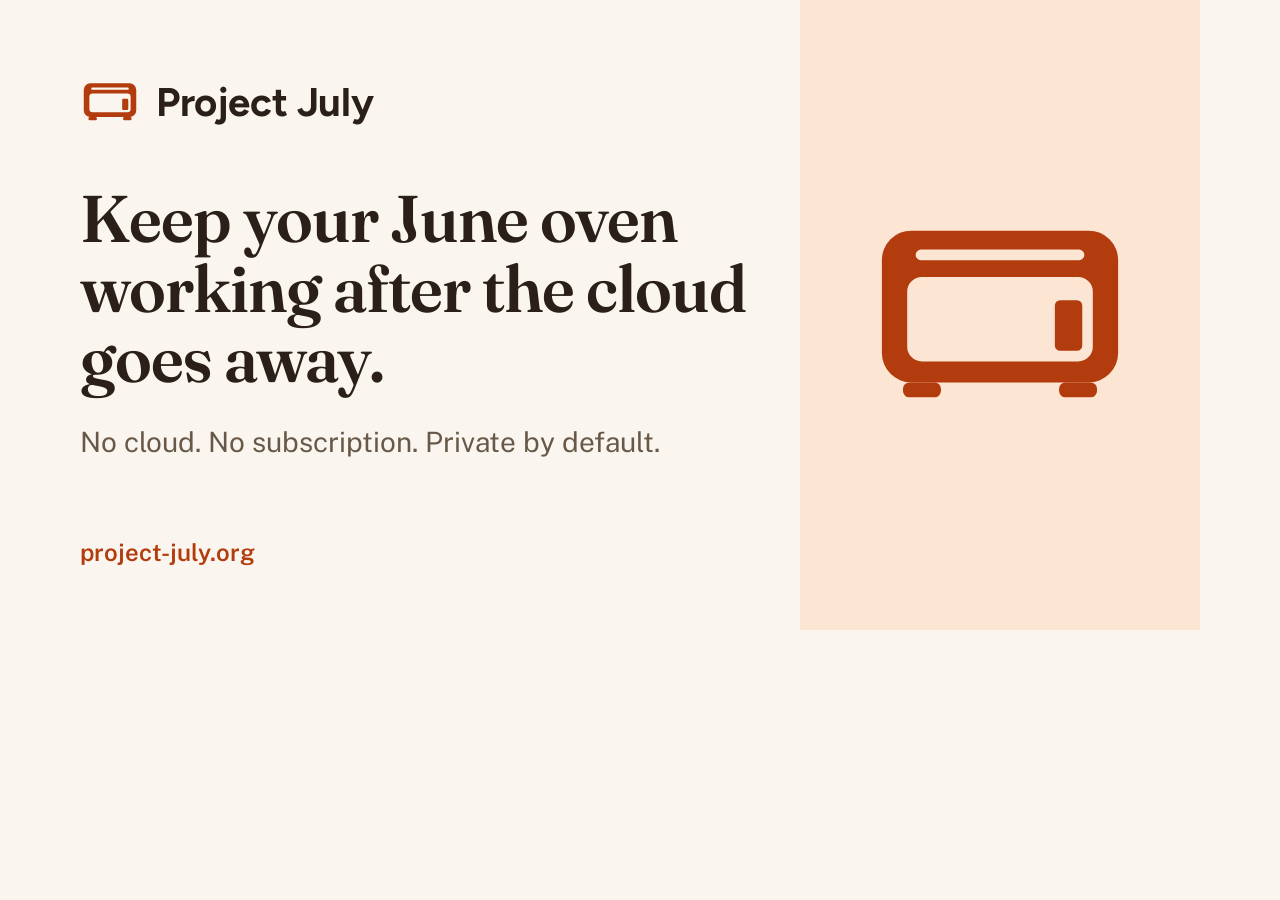
<file: og/card.html>
<!doctype html><html><head><meta charset="utf-8"><link rel="stylesheet" href="https://fonts.googleapis.com/css2?family=Figtree:wght@700&family=Fraunces:opsz,wght@9..144,600&family=Public+Sans:wght@400;600&display=block"><style>*{margin:0;box-sizing:border-box}html,body{width:1200px;height:630px;overflow:hidden}body{background:#faf6ef;color:#2a2019;font-family:"Public Sans",sans-serif;display:flex;position:relative}.l{padding:72px 0 64px 80px;width:760px;display:flex;flex-direction:column}.brand{display:flex;align-items:center;gap:16px;font-family:Figtree;font-weight:700;font-size:40px;letter-spacing:-.01em}.brand svg{width:60px;height:60px;color:#b23c0d}h1{font-family:Fraunces;font-weight:600;font-size:66px;line-height:1.06;letter-spacing:-.015em;margin-top:52px}p{font-size:28px;line-height:1.4;color:#675847;margin-top:28px;max-width:600px}.url{margin-top:auto;font-size:24px;font-weight:600;color:#b23c0d}.r{position:absolute;right:0;top:0;bottom:0;width:400px;background:#fce5d2;display:grid;place-items:center}.r svg{width:270px;height:270px;color:#b23c0d}</style></head><body><div class="l"><div class="brand"><svg viewBox="0 0 64 64" fill="currentColor"><path fill-rule="evenodd" d="M11 12H53A7 7 0 0 1 60 19V41A7 7 0 0 1 53 48H11A7 7 0 0 1 4 41V19A7 7 0 0 1 11 12ZM13.25 16.5H50.75A1.25 1.25 0 0 1 52 17.75V17.75A1.25 1.25 0 0 1 50.75 19H13.25A1.25 1.25 0 0 1 12 17.75V17.75A1.25 1.25 0 0 1 13.25 16.5ZM13.5 23H50.5A3.5 3.5 0 0 1 54 26.5V39.5A3.5 3.5 0 0 1 50.5 43H13.5A3.5 3.5 0 0 1 10 39.5V26.5A3.5 3.5 0 0 1 13.5 23Z"/><path d="M46.25 28.5H50.25A1.25 1.25 0 0 1 51.5 29.75V39.25A1.25 1.25 0 0 1 50.25 40.5H46.25A1.25 1.25 0 0 1 45 39.25V29.75A1.25 1.25 0 0 1 46.25 28.5ZM10.5 48H16.5A1.5 1.5 0 0 1 18 49.5V50A1.5 1.5 0 0 1 16.5 51.5H10.5A1.5 1.5 0 0 1 9 50V49.5A1.5 1.5 0 0 1 10.5 48ZM47.5 48H53.5A1.5 1.5 0 0 1 55 49.5V50A1.5 1.5 0 0 1 53.5 51.5H47.5A1.5 1.5 0 0 1 46 50V49.5A1.5 1.5 0 0 1 47.5 48Z"/></svg>Project July</div><h1>Keep your June oven working after the cloud goes away.</h1><p>No cloud. No subscription. Private by default.</p><div class="url">project-july.org</div></div><div class="r"><svg viewBox="0 0 64 64" fill="currentColor"><path fill-rule="evenodd" d="M11 12H53A7 7 0 0 1 60 19V41A7 7 0 0 1 53 48H11A7 7 0 0 1 4 41V19A7 7 0 0 1 11 12ZM13.25 16.5H50.75A1.25 1.25 0 0 1 52 17.75V17.75A1.25 1.25 0 0 1 50.75 19H13.25A1.25 1.25 0 0 1 12 17.75V17.75A1.25 1.25 0 0 1 13.25 16.5ZM13.5 23H50.5A3.5 3.5 0 0 1 54 26.5V39.5A3.5 3.5 0 0 1 50.5 43H13.5A3.5 3.5 0 0 1 10 39.5V26.5A3.5 3.5 0 0 1 13.5 23Z"/><path d="M46.25 28.5H50.25A1.25 1.25 0 0 1 51.5 29.75V39.25A1.25 1.25 0 0 1 50.25 40.5H46.25A1.25 1.25 0 0 1 45 39.25V29.75A1.25 1.25 0 0 1 46.25 28.5ZM10.5 48H16.5A1.5 1.5 0 0 1 18 49.5V50A1.5 1.5 0 0 1 16.5 51.5H10.5A1.5 1.5 0 0 1 9 50V49.5A1.5 1.5 0 0 1 10.5 48ZM47.5 48H53.5A1.5 1.5 0 0 1 55 49.5V50A1.5 1.5 0 0 1 53.5 51.5H47.5A1.5 1.5 0 0 1 46 50V49.5A1.5 1.5 0 0 1 47.5 48Z"/></svg></div></body></html>
</file>
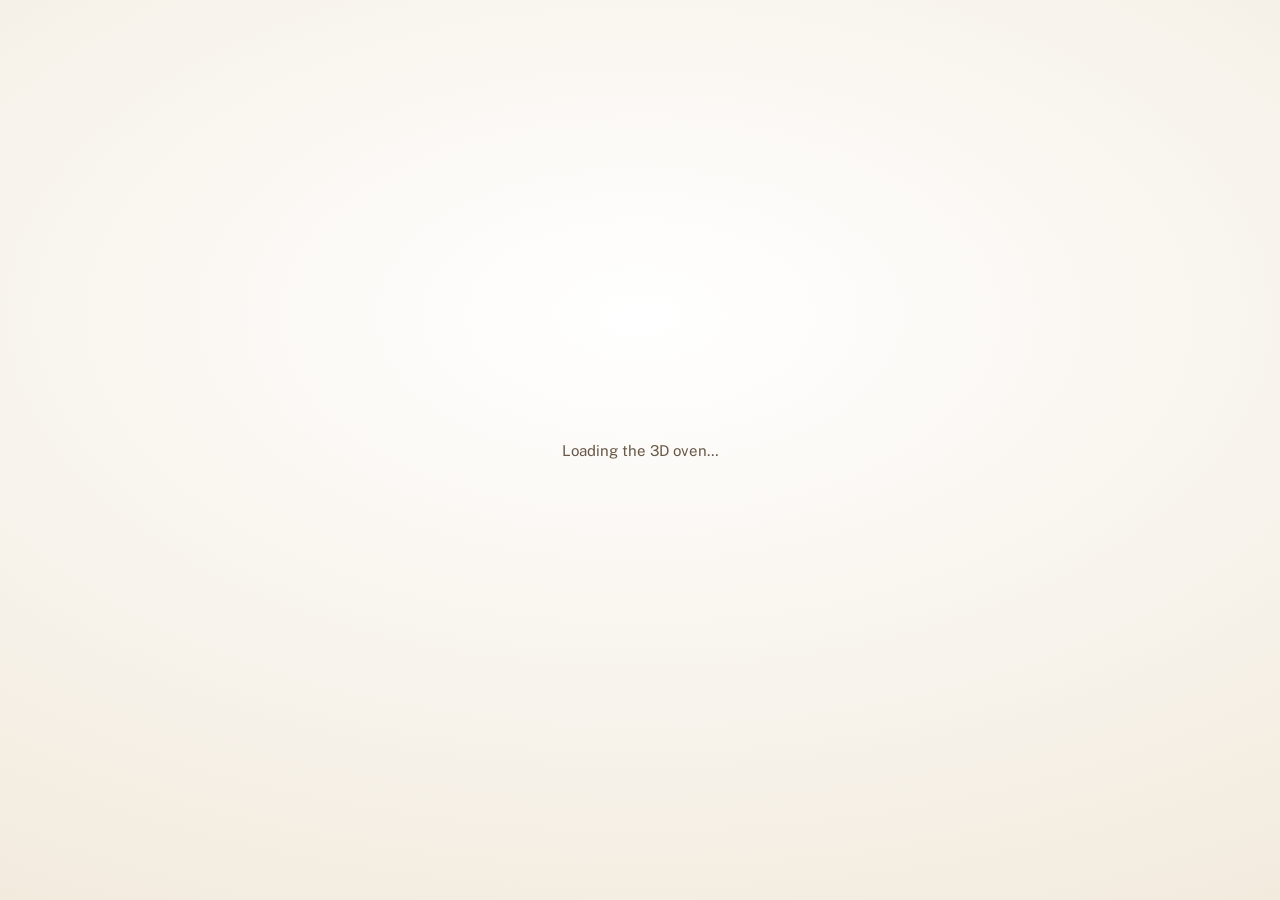
<file: public/setup/player.html>
<!doctype html>
<!-- GENERATED by tools/build-player.js from tools/player-template.html and
     ../oven-3d-model/june-oven.html. Edit those, then run `node tools/build-player.js`. -->
<html lang="en">
<head>
<meta charset="utf-8">
<meta name="viewport" content="width=device-width, initial-scale=1">
<title>Setup walkthrough · Project July</title>
<meta name="robots" content="noindex">
<link rel="preconnect" href="https://fonts.googleapis.com">
<link rel="preconnect" href="https://fonts.gstatic.com" crossorigin>
<link rel="stylesheet" href="https://fonts.googleapis.com/css2?family=Figtree:wght@500;600;700&family=IBM+Plex+Mono&family=Barlow+Semi+Condensed:wght@400;500;600&family=Barlow+Condensed:wght@300&family=Public+Sans:wght@400;600&display=swap">
<link rel="icon" href="../assets/project-july-mark.svg" type="image/svg+xml">
<link rel="stylesheet" href="../css/tokens.css">
<style>
  /* The model reads --accent (callouts, click ring, shelf glow) and --shadow-a (floor shadow). */
  :root { --accent: var(--ember); --shadow-a: .18; }
  @media (prefers-color-scheme: dark) { :root:not([data-theme="light"]) { --shadow-a: .5; } }
  :root[data-theme="dark"] { --shadow-a: .5; }

  html, body { height: 100%; margin: 0; }
  body { background: transparent; color: var(--ink); font-family: var(--font-sans); -webkit-font-smoothing: antialiased; }
  button { font: inherit; color: inherit; -webkit-tap-highlight-color: transparent; }
  button:focus-visible { outline: 2px solid transparent; box-shadow: var(--focus-ring); }

  .player {
    position: relative; height: 100%; overflow: hidden;
    background: radial-gradient(120% 95% at 50% 35%, var(--surface-raised), var(--surface-sunken) 85%);
  }
  #c { display: block; width: 100%; height: 100%; touch-action: none; cursor: grab; }
  #c:active { cursor: grabbing; }
  .labels { display: none; }

  /* 3D-anchored callout */
  .pin { position: absolute; left: 0; top: 0; pointer-events: none; z-index: 4; }   /* above the caption card, so a callout is never hidden */
  .pin .dot {
    position: absolute; left: -7px; top: -7px; width: 14px; height: 14px; border-radius: 50%;
    border: 2.5px solid var(--ember); box-sizing: border-box; box-shadow: 0 0 0 4px var(--ember-soft);
  }
  .pin .txt {
    position: absolute; left: 16px; bottom: 10px; width: max-content; max-width: 240px;
    font: 600 15px/1.35 var(--font-sans); padding: 7px 11px; border-radius: 10px;
    background: var(--ink); color: var(--surface);
  }
  .pin.flip .txt { left: auto; right: 16px; }
  .pin.below .txt { bottom: auto; top: 12px; }   /* near the top edge: hang the text below the dot */
  @media (max-width: 640px) { .pin .txt { max-width: 150px; font-size: 14px; } }

  /* Caption: which step, and what is happening right now */
  .caption {
    position: absolute; left: 16px; top: 16px; z-index: 3; max-width: min(440px, calc(100% - 32px));
    padding: 12px 16px; border-radius: var(--radius-md);
    background: color-mix(in srgb, var(--surface-raised) 90%, transparent);
    box-shadow: var(--shadow-sm); backdrop-filter: blur(6px); -webkit-backdrop-filter: blur(6px);
  }
  .caption p { margin: 0; }
  .cap-step { font-size: 14px; line-height: 18px; font-weight: 600; letter-spacing: .04em; text-transform: uppercase; color: var(--ember); }
  .cap-title { font-size: 20px; line-height: 26px; font-weight: 600; margin-top: 2px !important; text-wrap: balance; }
  .cap-detail { font-size: 15px; line-height: 22px; color: var(--ink-muted); margin-top: 4px !important; min-height: 22px; }

  .hint { position: absolute; right: 16px; top: 20px; z-index: 2; font-size: 14px; color: var(--ink-muted); pointer-events: none; }

  /* Control bar */
  .bar {
    position: absolute; left: 12px; right: 12px; bottom: 12px; z-index: 3;
    display: flex; align-items: center; gap: 8px; padding: 8px;
    border-radius: var(--radius-lg); background: color-mix(in srgb, var(--surface-raised) 92%, transparent);
    box-shadow: var(--shadow-sm); backdrop-filter: blur(6px); -webkit-backdrop-filter: blur(6px);
  }
  .icon-btn {
    flex: none; width: 48px; height: 48px; border-radius: var(--radius-full); border: 0; cursor: pointer;
    display: grid; place-items: center; background: transparent; color: var(--ink);
  }
  .icon-btn:hover { background: var(--surface-sunken); }
  .icon-btn.pp { background: var(--ember); color: var(--on-ember); }
  .icon-btn.pp:hover { filter: brightness(0.95); background: var(--ember); }
  .icon-btn svg { width: 22px; height: 22px; }
  .chapters { flex: 1; min-width: 0; display: flex; gap: 6px; margin: 0; padding: 0; list-style: none; }
  .chapters li { flex: 1; min-width: 0; }
  .chap {
    position: relative; width: 100%; min-height: 48px; padding: 0 12px; overflow: hidden;
    display: flex; align-items: center; gap: 8px; cursor: pointer;
    border: 1.5px solid var(--line); border-radius: var(--radius-md); background: transparent;
    font-size: 15px; font-weight: 600; text-align: left;
  }
  .chap:hover { border-color: var(--line-strong); }
  .chap .n {
    flex: none; width: 26px; height: 26px; border-radius: var(--radius-full); display: grid; place-items: center;
    background: var(--surface-sunken); color: var(--ink-muted); font-size: 14px; font-variant-numeric: tabular-nums;
  }
  .chap .t { white-space: nowrap; overflow: hidden; text-overflow: ellipsis; }
  .chap::after {   /* progress through the current step */
    content: ""; position: absolute; left: 0; bottom: 0; height: 3px; width: calc(var(--p, 0) * 100%); background: var(--ember);
  }
  .chap[aria-current="step"] { border-color: var(--ember); background: var(--ember-soft); color: var(--ember); }
  .chap[aria-current="step"] .n { background: var(--ember); color: var(--on-ember); }
  .chap.done .n { background: var(--ready-soft); color: var(--ready); }
  @media (max-width: 640px) {
    .chap { justify-content: center; padding: 0; }
    .chap .t { display: none; }
    .hint { display: none; }
    .cap-title { font-size: 18px; line-height: 24px; }
  }

  /* Steps 3 and 4: the laptop (drawn, not 3D). The screens copy the real June Local installer; which one
     shows, the pointer and the progress are driven from the player's timeline so they pause with it. */
  .laptop {
    position: absolute; z-index: 3; right: 6%; top: 50%; transform: translateY(-58%); transform-origin: 100% 100%;
    width: min(380px, 58%); pointer-events: none; animation: lap-in .6s ease-out;
    transition: transform .6s cubic-bezier(.3, .7, .2, 1), opacity .4s;
  }
  .laptop[hidden] { display: none; }
  .laptop.mini { transform: translateY(-58%) translate(3%, 36%) scale(.42); }   /* tucked into the corner while SW2 is pressed */
  .lap-screen {
    position: relative; aspect-ratio: 16 / 10; overflow: hidden; container-type: inline-size;
    border: 10px solid #1c1c1e; border-radius: 14px 14px 4px 4px; background: #08090b; box-shadow: var(--shadow-lg);
  }
  .lap-base { position: relative; height: 12px; margin: 0 -7%; border-radius: 0 0 12px 12px; background: var(--line-strong); }
  .lap-cable { position: absolute; right: calc(107% - 3px); bottom: 0; width: 150px; height: 90px; overflow: visible; animation: cable-in .9s .6s cubic-bezier(.2, .7, .2, 1) both; transition: opacity .2s; }
  .laptop.mini .lap-cable { opacity: 0; }
  .link-cable { position: absolute; inset: 0; width: 100%; height: 100%; z-index: 2; pointer-events: none; overflow: visible; }
  /* The screens: Ventoy's menu, the June Local boot menu, then the graphical installer ("Still Glass",
     colours from its app.css), drawn larger than life so they read at this size. */
  .lap-screen > div { display: none; position: absolute; inset: 0; }
  .laptop[data-scr="ventoy"] .ventoy, .laptop[data-scr="jlmenu"] .jlmenu,
  .laptop[data-scr="home"] .g-home, .laptop[data-scr="options"] .g-options,
  .laptop[data-scr="rcm"] .g-rcm, .laptop[data-scr="found"] .g-rcm,
  .laptop[data-scr="gauge"] .g-run, .laptop[data-scr="done"] .g-run { display: block; }
  .bm { background: #0d0f14; color: #c9ced8; font: 2.5cqw/1.5 "IBM Plex Mono", ui-monospace, Consolas, monospace; }
  .bm-bar { padding: 1.4cqw 4cqw; background: #1b2030; color: #fff; font-weight: 600; }
  .bm ul { list-style: none; margin: 0; padding: 4cqw; }
  .bm li { display: flex; justify-content: space-between; padding: .4cqw 1.6cqw; border-radius: .6cqw; white-space: nowrap; }
  .bm li.sel { background: #e8eaf0; color: #0d0f14; }
  .bm-foot { position: absolute; left: 4cqw; bottom: 4cqw; margin: 0; }

  .gui {
    color: #f4f4f5; font-family: "Barlow Semi Condensed", var(--font-sans); font-size: 2.1cqw; line-height: 1.3;
    background: linear-gradient(112deg, transparent 0 66%, rgba(255,255,255,.025) 66.3%, transparent 80%), linear-gradient(180deg, #08090b, #0f1115);
  }
  :where(.gui p) { margin: 0; }
  .g-head { display: flex; align-items: center; gap: 1.6cqw; height: 10cqw; padding: 0 3cqw; border-bottom: 1px solid rgba(255,255,255,.1); }
  .g-logo { width: 4.4cqw; flex: none; color: #f89a4e; }
  .g-name { font-size: 2.6cqw; line-height: 1.1; font-weight: 500; }
  .g-name small { display: block; font-size: 1.2cqw; letter-spacing: .06em; color: #a1a1aa; font-weight: 400; }
  .g-pill { margin-left: auto; display: flex; align-items: center; gap: .9cqw; padding: .7cqw 1.6cqw; border: 1px solid rgba(255,255,255,.1); border-radius: 99px; font-size: 1.35cqw; font-weight: 600; letter-spacing: .08em; }
  .g-pill i { display: inline-block; flex: none; width: 1.8cqw; height: 1.8cqw; border-radius: 50%; border: .3cqw dashed #8b9099; }
  .g-spin { display: inline-block; flex: none; width: 1.8cqw; height: 1.8cqw; border-radius: 50%; border: .3cqw solid rgba(255,255,255,.12); border-top-color: #ff7a2e; animation: g-spin 1s linear infinite; }
  @keyframes g-spin { to { transform: rotate(360deg); } }
  .g-ok { display: inline-grid; place-items: center; flex: none; width: 1.9cqw; height: 1.9cqw; border-radius: 50%; background: #4ade80; }
  .g-ok::after, .g-steps .ok b::after, .g-track .ok i::after { content: ""; width: 24%; height: 44%; margin-top: -10%; border: solid #08090b; border-width: 0 .32cqw .32cqw 0; transform: rotate(45deg); }
  .g-body { position: absolute; top: 10cqw; left: 0; right: 0; bottom: 0; padding: 4cqw 7cqw; }
  .g-eyebrow { font-size: 1.4cqw; font-weight: 600; letter-spacing: .1em; color: #a1a1aa; text-transform: uppercase; }
  .g-h1 { margin: .4cqw 0 2.6cqw; font: 300 6.4cqw/1.05 "Barlow Condensed", var(--font-sans); }
  .g-h2 { margin: .6cqw 0 2cqw; font-size: 3.4cqw; line-height: 1.15; font-weight: 500; }
  .g-muted { color: #a1a1aa; }
  .g-btns { display: flex; gap: 1.6cqw; margin-top: 2.6cqw; }
  .g-btn { padding: 1.2cqw 2.4cqw; border-radius: 1cqw; border: 1px solid rgba(255,255,255,.16); font-size: 2.1cqw; font-weight: 600; white-space: nowrap; transition: transform .08s, filter .08s; }
  .g-btn.pri { background: #f4f4f5; border-color: #f4f4f5; color: #0a0a0b; }
  .g-btn.off { background: #55575c; border-color: #55575c; color: #2a2b2e; }
  .g-btn.hover { filter: brightness(1.12); }
  .g-btn.down, .g-tile.down { transform: scale(.96); filter: brightness(.85); }

  .g-tiles { display: grid; grid-template-columns: repeat(5, 1fr); gap: 1.5cqw; }
  .g-tile {
    position: relative; height: 22cqw; padding: 1.8cqw 1.5cqw; border-radius: 1.6cqw; overflow: hidden;
    border: 1px solid rgba(255,122,64,.36); background: radial-gradient(120% 60% at 50% 115%, rgba(255,86,24,.34), transparent 70%), linear-gradient(180deg, #1d1210, #2e1511);
    display: flex; flex-direction: column; justify-content: flex-end; font-size: 2.1cqw; line-height: 1.15; font-weight: 500;
    transition: transform .08s, filter .08s;
  }
  .g-tile.hover { border-color: #ff7a2e; box-shadow: 0 0 0 .3cqw rgba(255,122,46,.35); }
  .g-tile svg { position: absolute; left: 1.5cqw; top: 1.8cqw; height: 4cqw; width: auto; color: #ffc247; filter: drop-shadow(0 0 .8cqw rgba(255,106,26,.75)); }
  .g-tile.more { border-color: rgba(255,255,255,.16); background: linear-gradient(180deg, #191a1d, #24262a); }
  .g-tile.more svg { color: #c9ccd1; filter: none; }
  .g-note { margin-top: 3cqw; padding-top: 2.4cqw; border-top: 1px solid rgba(255,255,255,.1); font-size: 1.6cqw; color: #a1a1aa; }

  .g-cols { display: grid; grid-template-columns: 20cqw 1fr; gap: 3cqw; align-items: start; }
  .g-steps { list-style: none; margin: 0; padding: 0; display: grid; gap: 2cqw; font-size: 2.1cqw; }
  .g-steps li { display: flex; align-items: center; gap: 1.4cqw; color: #a1a1aa; }
  .g-steps b { display: grid; place-items: center; flex: none; width: 3.4cqw; height: 3.4cqw; border-radius: 50%; border: 1px solid rgba(255,255,255,.16); font-size: 1.6cqw; font-weight: 500; }
  .g-steps .cur { color: #f4f4f5; }
  .g-steps .cur b { border-color: #ff7a2e; color: #ffb04a; }
  .g-steps .ok b { border: 0; background: #4ade80; }
  .g-field { margin-top: .7cqw; width: 62%; padding: 1.2cqw 1.8cqw; border-radius: 1cqw; border: 1px solid rgba(255,255,255,.16); background: rgba(255,255,255,.035); font-size: 2.4cqw; }
  .g-check { display: flex; gap: 1.6cqw; align-items: center; margin-top: 2.2cqw; padding: 1.5cqw 1.8cqw; border-radius: 1.2cqw; border: 1px solid rgba(255,255,255,.1); }
  .g-check i { width: 2.6cqw; height: 2.6cqw; flex: none; border-radius: .6cqw; border: 1px solid rgba(255,255,255,.4); }
  .g-list { list-style: none; margin: 0; padding: 0; display: grid; gap: 1.2cqw; }
  .g-list li { display: flex; gap: 1.4cqw; align-items: center; }
  .g-list b { display: grid; place-items: center; flex: none; width: 2.8cqw; height: 2.8cqw; border-radius: 50%; border: 1px solid #ff7a2e; color: #ffb04a; font-size: 1.5cqw; font-weight: 500; }
  .g-st { display: flex; gap: 1.8cqw; align-items: center; margin-top: 2.4cqw; padding: 1.6cqw 2.2cqw; border-radius: 1.4cqw; border: 1px solid rgba(255,255,255,.1); }
  .g-st b { display: block; font-size: 1.5cqw; letter-spacing: .1em; font-weight: 600; }
  .g-st span { font-size: 1.7cqw; color: #a1a1aa; }
  .g-st .g-spin, .g-st .g-ok { width: 3cqw; height: 3cqw; }
  .laptop[data-scr="found"] .g-st { border-color: #4ade80; background: rgba(74,222,128,.06); }
  .laptop[data-scr="found"] .w-only, .laptop:not([data-scr="found"]) .f-only { display: none !important; }

  .g-run .g-body { display: grid; grid-template-columns: 1fr 24cqw; gap: 4cqw; align-items: start; }
  .g-time { margin: -.6cqw 0 .6cqw; font: 300 13cqw/1 "Barlow Condensed", var(--font-sans); }
  .g-done-h { margin: .6cqw 0 1.4cqw; font: 300 7.4cqw/1.05 "Barlow Condensed", var(--font-sans); }
  .g-phase { display: flex; align-items: center; gap: 1cqw; font-size: 1.5cqw; font-weight: 600; letter-spacing: .1em; text-transform: uppercase; }
  .g-phase span { color: #a1a1aa; font-weight: 400; }
  .g-bar { position: relative; height: .7cqw; margin: 2cqw 0 2.4cqw; border-radius: 99px; background: rgba(255,255,255,.11); overflow: hidden; }
  .g-bar i { position: absolute; left: 0; top: 0; bottom: 0; width: 0; border-radius: inherit; background: #ff7a2e; }
  .laptop[data-scr="done"] .g-bar i { background: #4ade80; }
  .g-warn { display: flex; gap: 1.2cqw; align-items: center; font-size: 1.8cqw; color: #d4d4d8; }
  .g-warn svg { width: 2.4cqw; flex: none; color: #fbbf24; }
  .g-ol { margin: 0; padding-left: 2.6cqw; font-size: 1.8cqw; line-height: 1.55; }
  .g-track { list-style: none; margin: .4cqw 0 0; padding: 0; display: grid; gap: 2.6cqw; font-size: 1.9cqw; color: #a1a1aa; }
  .g-track li { position: relative; display: flex; align-items: center; gap: 1.4cqw; }
  .g-track li + li::before { content: ""; position: absolute; left: 1.6cqw; bottom: 100%; height: 2.6cqw; width: 1px; background: rgba(255,255,255,.16); }
  .g-track i { display: grid; place-items: center; flex: none; width: 3.2cqw; height: 3.2cqw; border-radius: 50%; border: 1px solid rgba(255,255,255,.16); }
  .g-track .cur, .g-track .ok { color: #f4f4f5; }
  .g-track .cur i { border-color: #ff7a2e; }
  .g-track .cur i::after { content: ""; width: 1cqw; height: 1cqw; border-radius: 50%; background: #ff7a2e; }
  .g-track .ok i { border: 0; background: #4ade80; }
  .laptop[data-scr="done"] .run-only, .laptop:not([data-scr="done"]) .done-only { display: none !important; }

  /* the mouse pointer, moved and clicked from the timeline */
  .g-cursor { position: absolute; z-index: 2; left: 0; top: 0; width: 3.4cqw; height: auto; margin: -.2cqw 0 0 -.3cqw; overflow: visible; opacity: 0; }
  .g-cursor.show { opacity: 1; }
  .g-cursor circle { fill: none; stroke: #ffb04a; stroke-width: 1.4; opacity: 0; }
  .g-cursor.click circle { animation: g-click .35s ease-out; }
  @keyframes g-click { from { r: 1px; opacity: 1; } to { r: 10px; opacity: 0; } }
  /* the USB stick the laptop boots from, in its right-hand side */
  .lap-stick { position: absolute; left: calc(107% - 3px); bottom: 1px; width: 38px; height: 14px; }
  @keyframes lap-in { from { opacity: 0; } }
  @keyframes cable-in { from { transform: translateX(-28px); opacity: 0; } 30% { opacity: 1; } }
  .paused .laptop, .paused .laptop * { animation-play-state: paused !important; }
  @media (max-width: 640px) {
    .laptop { right: 50%; top: auto; bottom: 92px; transform: translateX(50%); width: 80%; }
    .laptop.mini { transform: translateX(50%) scale(.9); opacity: 0; }   /* no room for it next to the close-up */
  }

  /* Step 4: plugging the oven back in while SW2 is held (a drawn card, side-on plug and socket) */
  .plugin {
    position: absolute; z-index: 3; right: 16px; top: 56px; width: 220px; padding: 10px 12px 12px;
    border-radius: var(--radius-md); background: color-mix(in srgb, var(--surface-raised) 94%, transparent);
    box-shadow: var(--shadow-sm); pointer-events: none;
    opacity: 0; visibility: hidden; transform: translateY(-6px); transition: opacity .3s, transform .3s, visibility 0s .3s;
  }
  .plugin.show { opacity: 1; visibility: visible; transform: none; transition: opacity .3s, transform .3s; }
  .plugin svg { display: block; width: 100%; height: auto; overflow: hidden; }
  .plug-label { margin: 6px 0 0; font-size: 15px; line-height: 20px; font-weight: 600; text-align: center; color: var(--ink); }
  .plugin.live .plug-label { color: var(--ember); }
  .plug-bolt { opacity: 0; transform: scale(.4); transform-origin: 172px 22px; transform-box: view-box; transition: opacity .2s, transform .35s cubic-bezier(.3, 1.6, .5, 1); }
  .plugin.live .plug-bolt { opacity: 1; transform: none; }
  @media (max-width: 640px) {
    .plugin { right: 50%; top: auto; bottom: 84px; width: 164px; padding: 8px 10px 10px; transform: translate(50%, 6px); }
    .plug-label { font-size: 14px; line-height: 18px; }
    .plugin.show { transform: translate(50%, 0); }
  }
  @media (min-width: 641px) and (max-height: 560px) {   /* short players (and the videos): bottom left, clear of the SW2 callout */
    .plugin { top: auto; right: auto; left: 16px; bottom: 84px; width: 180px; }
  }
  @media (prefers-reduced-motion: reduce) { .plugin, .plug-bolt { transition: none !important; } }

  .poster-mode .caption, .poster-mode .bar, .poster-mode .hint { display: none; }
  .rec-mode .hint { display: none; }
  @media (min-width: 641px) and (max-height: 560px) {   /* short players (and the videos): a narrower caption leaves room for callouts */
    .caption { max-width: 340px; padding: 10px 14px; }
    .cap-title { font-size: 18px; line-height: 23px; }
    .cap-detail { font-size: 14px; line-height: 20px; }
  }   /* ?record: frame-by-frame capture for the videos */
  .rec-end {
    position: absolute; inset: 0; z-index: 6; display: grid; place-content: center; gap: 10px; text-align: center;
    background: color-mix(in srgb, var(--surface) 90%, transparent); backdrop-filter: blur(6px); -webkit-backdrop-filter: blur(6px);
    opacity: 0; transition: opacity .5s;
  }
  .rec-end.show { opacity: 1; }
  .rec-end[hidden] { display: none; }
  .rec-end b { font: 700 44px/1 Figtree, var(--font-sans); letter-spacing: -.01em; color: var(--ink); }
  .rec-end span { font-size: 19px; color: var(--ink-muted); }
  .rec-end i { font-style: normal; font-size: 20px; font-weight: 600; color: var(--ember); margin-top: 6px; }   /* ?poster: a clean render for preview images */

  .loading { position: absolute; inset: 0; z-index: 5; display: grid; place-items: center; font-size: 15px; color: var(--ink-muted); background: inherit; }

  @media (prefers-reduced-motion: reduce) {
    .laptop, .laptop * { animation-duration: 1ms !important; animation-delay: 0s !important; transition: none !important; }
  }
</style>
</head>
<body>
<div class="player" id="stage" role="region" aria-label="3D walkthrough of the oven setup">
  <canvas id="c" aria-hidden="true"></canvas>
  <div class="labels" id="labels" hidden></div>
  <div class="pin" id="pin" hidden><span class="dot"></span><span class="txt" id="pinTxt"></span></div>

  <div class="caption" aria-live="polite">
    <p class="cap-step" id="capStep">4 steps · about a minute</p>
    <p class="cap-title" id="capTitle">How setup works</p>
    <p class="cap-detail" id="capDetail">Press play, or pick a step below.</p>
  </div>
  <p class="hint">Drag to look around</p>

  <svg class="link-cable" id="linkCable" aria-hidden="true" style="display:none">
    <path id="linkPath" fill="none" stroke="#56585c" stroke-linecap="round"/>
    <path id="linkHi" fill="none" stroke="#7f8185" stroke-linecap="round" transform="translate(0 -0.6)"/>
  </svg>
  <div class="laptop" id="laptop" data-scr="ventoy" hidden aria-hidden="true">
    <svg class="lap-cable" viewBox="0 0 150 90">
      <defs>
        <linearGradient id="rubber" x1="0" y1="0" x2="0" y2="1">
          <stop offset="0" stop-color="#86888c"/><stop offset=".45" stop-color="#606266"/><stop offset="1" stop-color="#404145"/>
        </linearGradient>
      </defs>
      <!-- same cable as the one in the oven: dark rubber, tapered strain relief, ridged overmold; the metal tip is inside the laptop -->
      <path d="M86 81.2L103 79.4V88.6L86 86.8Z" fill="url(#rubber)"/>
      <rect x="102" y="77" width="50" height="14" rx="3.5" fill="url(#rubber)"/>
      <path d="M110 77.6V90.4M114 77.6V90.4M118 77.6V90.4" stroke="#3a3b3e" stroke-width="1" opacity=".8"/>
    </svg>
    <div class="lap-screen">
      <div class="bm ventoy">
        <div class="bm-bar">Ventoy</div>
        <ul><li class="sel">june-local-live.iso <span>1.32 GB</span></li></ul>
        <p class="bm-foot">Booting in <span id="vtCount">3</span> s…</p>
      </div>
      <div class="bm jlmenu">
        <div class="bm-bar">June Local</div>
        <ul>
          <li class="sel">Install June Local - graphical (default)</li>
          <li>Install June Local - text mode (basic UI)</li>
        </ul>
      </div>
      <!-- The graphical installer, version 0.8. Text and layout follow its mock-mode captures. -->
      <div class="gui g-home">
        <div class="g-head">
          <svg class="g-logo" viewBox="0 0 24 24" fill="none" stroke="currentColor" stroke-width="2"><rect x="2" y="5" width="20" height="13" rx="3"/><rect x="5" y="8" width="11" height="7" rx="1.5"/><path d="M19 10v3M6 18v2M18 18v2" stroke-linecap="round"/></svg>
          <p class="g-name">Project July<small>JUNE LOCAL INSTALLER 0.8</small></p>
          <p class="g-pill"><i></i>NO OVEN</p>
        </div>
        <div class="g-body">
          <p class="g-eyebrow">June Local</p>
          <p class="g-h1">What would you like to do?</p>
          <div class="g-tiles">
            <div class="g-tile" data-target="tile"><svg viewBox="0 0 24 24" fill="none" stroke="currentColor" stroke-width="2" stroke-linecap="round"><circle cx="7" cy="17" r="4"/><path d="M10 14l9-9M16 8l2 2M14 10l2 2"/></svg>Connect by IP</div>
            <div class="g-tile"><svg viewBox="0 0 24 24" fill="none" stroke="currentColor" stroke-width="2"><rect x="2" y="5" width="20" height="13" rx="3"/><rect x="5" y="8" width="11" height="7" rx="1.5"/><path d="M19 10v3" stroke-linecap="round"/></svg>Connect by name</div>
            <div class="g-tile"><svg viewBox="0 0 44 24" fill="none" stroke="currentColor" stroke-width="2" stroke-linecap="round"><rect x="1" y="6" width="15" height="12" rx="2.5"/><path d="M19 12h6M22 9l3 3-3 3"/><rect x="29" y="8" width="14" height="8" rx="2.5"/></svg>Back up the oven</div>
            <div class="g-tile"><svg viewBox="0 0 44 24" fill="none" stroke="currentColor" stroke-width="2" stroke-linecap="round"><rect x="1" y="8" width="14" height="8" rx="2.5"/><path d="M18 12h6M21 9l3 3-3 3"/><rect x="28" y="6" width="15" height="12" rx="2.5"/></svg>Restore a backup</div>
            <div class="g-tile more"><svg viewBox="0 0 24 24" fill="none" stroke="currentColor" stroke-width="2" stroke-linecap="round"><path d="M3 7h18M3 17h18"/><circle cx="9" cy="7" r="2.5" fill="#24262a"/><circle cx="15" cy="17" r="2.5" fill="#24262a"/></svg>More</div>
          </div>
          <p class="g-note">Each job asks you to put the oven in recovery mode first. Nothing changes until you press the final button.</p>
        </div>
      </div>
      <div class="gui g-options">
        <div class="g-head">
          <svg class="g-logo" viewBox="0 0 24 24" fill="none" stroke="currentColor" stroke-width="2"><rect x="2" y="5" width="20" height="13" rx="3"/><rect x="5" y="8" width="11" height="7" rx="1.5"/><path d="M19 10v3M6 18v2M18 18v2" stroke-linecap="round"/></svg>
          <p class="g-name">Project July<small>JUNE LOCAL INSTALLER 0.8</small></p>
          <p class="g-pill"><i></i>NO OVEN</p>
        </div>
        <div class="g-body g-cols">
          <ol class="g-steps"><li class="cur"><b>1</b>Details</li><li><b>2</b>Connect oven</li><li><b>3</b>Install</li></ol>
          <div>
            <p class="g-eyebrow">Connect by IP</p>
            <p class="g-h2">Connect by IP</p>
            <p class="g-eyebrow">Oven LAN IP</p>
            <p class="g-field">192.168.1.100</p>
            <p class="g-check"><i></i>Keep June Local after a factory reset</p>
            <div class="g-btns"><span class="g-btn pri" data-target="next">Next: connect the oven ›</span><span class="g-btn">Back</span></div>
          </div>
        </div>
      </div>
      <div class="gui g-rcm">
        <div class="g-head">
          <svg class="g-logo" viewBox="0 0 24 24" fill="none" stroke="currentColor" stroke-width="2"><rect x="2" y="5" width="20" height="13" rx="3"/><rect x="5" y="8" width="11" height="7" rx="1.5"/><path d="M19 10v3M6 18v2M18 18v2" stroke-linecap="round"/></svg>
          <p class="g-name">Project July<small>JUNE LOCAL INSTALLER 0.8</small></p>
          <p class="g-pill w-only"><i></i>NO OVEN</p>
          <p class="g-pill f-only"><span class="g-ok"></span>OVEN · RCM MODE</p>
        </div>
        <div class="g-body g-cols">
          <ol class="g-steps"><li class="ok"><b></b>Details</li><li class="cur"><b>2</b>Connect oven</li><li><b>3</b>Install</li></ol>
          <div>
            <p class="g-eyebrow">Connect by IP</p>
            <p class="g-h2">Put the oven in recovery mode</p>
            <ol class="g-list">
              <li><b>1</b>Connect the oven to this computer with the USB cable.</li>
              <li><b>2</b>Press and hold SW2 (force recovery) on the oven's board.</li>
              <li><b>3</b>Switch the oven's power on and keep holding SW2 for about 10 seconds.</li>
            </ol>
            <div class="g-st">
              <span class="g-spin w-only"></span><span class="g-ok f-only"></span>
              <p class="w-only"><b>WAITING FOR THE OVEN</b><span>Looking for it on USB. This updates by itself.</span></p>
              <p class="f-only"><b>OVEN FOUND · RCM MODE</b><span>Starting June Local in <span id="foundCount">3</span> s… press Back to stop.</span></p>
            </div>
            <div class="g-btns"><span class="g-btn off w-only">Install June Local</span><span class="g-btn pri f-only" data-target="install">Install June Local</span><span class="g-btn">Back</span></div>
          </div>
        </div>
      </div>
      <div class="gui g-run">
        <div class="g-head">
          <svg class="g-logo" viewBox="0 0 24 24" fill="none" stroke="currentColor" stroke-width="2"><rect x="2" y="5" width="20" height="13" rx="3"/><rect x="5" y="8" width="11" height="7" rx="1.5"/><path d="M19 10v3M6 18v2M18 18v2" stroke-linecap="round"/></svg>
          <p class="g-name">Project July<small>JUNE LOCAL INSTALLER 0.8</small></p>
          <p class="g-pill run-only"><span class="g-spin"></span>WORKING</p>
          <p class="g-pill done-only"><span class="g-ok"></span>OVEN · RCM MODE</p>
        </div>
        <div class="g-body">
          <div>
            <p class="g-eyebrow">Installing June Local with a per-home CA</p>
            <p class="g-time run-only" id="runTime">0:00</p>
            <p class="g-done-h done-only">June Local is installed</p>
            <p class="g-phase run-only"><span class="g-spin"></span><b id="runPhase">Connect to oven</b><span>· elapsed</span></p>
            <p class="g-phase done-only"><span class="g-ok"></span>Done<span id="doneTime">· 1:52</span></p>
            <div class="g-bar"><i id="runBar"></i></div>
            <p class="g-warn run-only"><svg viewBox="0 0 24 24" fill="none" stroke="currentColor" stroke-width="2" stroke-linejoin="round"><path d="M12 3l10 18H2z"/><path d="M12 10v5M12 18v.5" stroke-linecap="round"/></svg>Keep the oven connected and powered. Don't unplug anything.</p>
            <ol class="g-ol done-only">
              <li>Unplug the oven's power and the USB cable.</li>
              <li>Wait 10 seconds, plug the power back in and let the oven start normally.</li>
              <li>From a device on the same network, open <b>http://&lt;oven-ip&gt;/local</b>.</li>
            </ol>
            <div class="g-btns done-only"><span class="g-btn pri">Restart this computer</span><span class="g-btn">Shut down</span><span class="g-btn">Back to start</span></div>
          </div>
          <ol class="g-track" id="runTrack"><li><i></i>Connect to oven</li><li><i></i>Load bootloader</li><li><i></i>Open oven storage</li><li><i></i>Install June Local</li></ol>
        </div>
      </div>
      <svg class="g-cursor" id="gCursor" viewBox="0 0 12 18"><circle cx="1" cy="1" r="1"/><path d="M1 1v14.5l3.6-3.4 2.5 5.6 2.4-1.1-2.4-5.5H12z" fill="#fff" stroke="#111" stroke-width="1.1" stroke-linejoin="round"/></svg>
    </div>
    <div class="lap-base"></div>
    <svg class="lap-stick" viewBox="0 0 38 14" aria-hidden="true">
      <rect x="0" y="1" width="36" height="12" rx="3" fill="#2c3036"/>
      <rect x="0" y="1" width="6" height="12" rx="1.5" fill="#1f2226"/>
      <circle cx="30" cy="7" r="1.6" fill="#f89a4e"/>
    </svg>
  </div>


  <div class="bar">
    <button class="icon-btn pp" id="pp" type="button" aria-label="Play">
      <svg viewBox="0 0 24 24" fill="currentColor" aria-hidden="true"><path id="ppIcon" d="M8 5.5v13l11-6.5z"/></svg>
    </button>
    <ol class="chapters" id="chapters" aria-label="Steps"></ol>
    <button class="icon-btn" id="replay" type="button" aria-label="Replay from the start">
      <svg viewBox="0 0 24 24" fill="none" stroke="currentColor" stroke-width="2" stroke-linecap="round" stroke-linejoin="round" aria-hidden="true"><path d="M4 12a8 8 0 1 0 2.6-5.9"/><path d="M4 4v4.5h4.5"/></svg>
    </button>
  </div>

  <div class="plugin" id="plugin" aria-hidden="true">
    <svg viewBox="0 0 200 116">
      <g id="plugG">
        <path d="M124 60C150 60 158 94 204 96" fill="none" stroke="#2d2e31" stroke-width="6" stroke-linecap="round"/>
        <rect x="112" y="51" width="14" height="18" rx="4" fill="#3a3b3f"/>
        <rect x="60" y="47" width="20" height="5" rx="1.5" fill="#b9bcc0"/>
        <rect x="60" y="68" width="20" height="5" rx="1.5" fill="#b9bcc0"/>
        <rect x="78" y="36" width="36" height="48" rx="9" fill="#2d2e31"/>
        <path d="M86 44v32" stroke="#46474b" stroke-width="2" stroke-linecap="round"/>
      </g>
      <rect x="14" y="6" width="30" height="104" rx="5" fill="var(--surface-sunken)" stroke="var(--line-strong)" stroke-width="1.5"/>
      <rect x="44" y="30" width="10" height="60" rx="3" fill="var(--surface-raised)" stroke="var(--line-strong)" stroke-width="1.5"/>
      <g class="plug-bolt">
        <circle cx="172" cy="22" r="15" fill="var(--ember)"/>
        <path d="M174.5 11 165 24h6l-2.5 10L178 20.5h-6z" fill="var(--on-ember)"/>
      </g>
    </svg>
    <p class="plug-label" id="plugLabel">Plug the oven back in</p>
  </div>

  <div class="rec-end" id="recEnd" hidden aria-hidden="true">
    <b>Project July</b>
    <span>Keep your June oven working, no cloud needed</span>
    <i>project-july.org/setup</i>
  </div>

  <div class="loading" id="load">Loading the 3D oven…</div>
</div>

<script src="vendor/three.min.js"></script>
<script src="vendor/OrbitControls.js"></script>
<script src="vendor/BufferGeometryUtils.js"></script>
<script>
(function () {
  const loadEl = document.getElementById('load');
  if (!window.THREE || !THREE.OrbitControls) {
    loadEl.textContent = 'The 3D library didn’t load. Check your connection, then reload the page.';
    return;
  }

  const reduceMotion = matchMedia('(prefers-reduced-motion: reduce)');
  const stage = document.getElementById('stage');
  const canvas = document.getElementById('c');

  /* ---------- renderer, scene, camera ---------- */
  const renderer = new THREE.WebGLRenderer({ canvas, antialias: true, alpha: true });
  renderer.setPixelRatio(Math.min(window.devicePixelRatio || 1, 2));
  renderer.outputEncoding = THREE.sRGBEncoding;
  renderer.toneMapping = THREE.ACESFilmicToneMapping;
  renderer.toneMappingExposure = 1.05;
  renderer.shadowMap.enabled = true;
  renderer.shadowMap.type = THREE.PCFSoftShadowMap;
  renderer.setClearColor(0x000000, 0);

  const scene = new THREE.Scene();
  const camera = new THREE.PerspectiveCamera(32, 1, 0.004, 30);
  const controls = new THREE.OrbitControls(camera, canvas);
  controls.enableDamping = true;
  controls.dampingFactor = 0.08;
  controls.minDistance = 0.03;
  controls.maxDistance = 3;
  controls.maxPolarAngle = Math.PI - 0.05;

  scene.environment = makeEnvironment();

  scene.add(new THREE.HemisphereLight(0xffffff, 0x8a8f94, 0.35));
  const key = new THREE.DirectionalLight(0xffffff, 1.5);
  key.position.set(0.9, 1.8, 1.1);
  key.castShadow = true;
  key.shadow.mapSize.set(2048, 2048);
  Object.assign(key.shadow.camera, { left: -0.6, right: 0.6, top: 0.6, bottom: -0.6, near: 0.5, far: 4 });
  key.shadow.camera.updateProjectionMatrix();
  key.shadow.bias = -0.0004;
  key.shadow.normalBias = 0.002;
  key.target.position.set(0, 0.15, 0);
  scene.add(key, key.target);
  const rim = new THREE.DirectionalLight(0xdfe8ff, 0.6);
  rim.position.set(-1.2, 1, -1);
  scene.add(rim);
  const under = new THREE.DirectionalLight(0xffffff, 0.45);
  under.position.set(0.3, -1.5, 0.6);
  scene.add(under);

  function makeEnvironment() {
    const s = new THREE.Scene();
    const room = new THREE.Mesh(new THREE.BoxGeometry(10, 6, 10), new THREE.MeshBasicMaterial({ color: 0x5f6368, side: THREE.BackSide }));
    room.position.y = 2;
    s.add(room);
    const floor = new THREE.Mesh(new THREE.PlaneGeometry(10, 10), new THREE.MeshBasicMaterial({ color: 0x3a3c40, side: THREE.DoubleSide }));
    floor.rotation.x = -Math.PI / 2;
    floor.position.y = -0.95;
    s.add(floor);
    const panel = (w, h, x, y, z, rx, ry, k) => {
      const m = new THREE.Mesh(new THREE.PlaneGeometry(w, h),
        new THREE.MeshBasicMaterial({ color: new THREE.Color(1, 1, 1).multiplyScalar(k), side: THREE.DoubleSide }));
      m.position.set(x, y, z);
      m.rotation.set(rx, ry, 0);
      s.add(m);
    };
    panel(6, 1.1, 0, 4.9, 0.5, Math.PI / 2, 0, 3.2);
    panel(1.6, 3, -4.9, 2, 0.5, 0, Math.PI / 2, 2.4);
    panel(1.4, 3, 4.9, 2, 1.2, 0, -Math.PI / 2, 1.3);
    panel(3.5, 1.4, 0, 2.2, 4.9, 0, Math.PI, 1.8);
    panel(3, 1.2, 0, 2, -4.9, 0, 0, 0.9);
    panel(4, 4, 0, -0.9, 0, Math.PI / 2, 0, 0.3);
    const pm = new THREE.PMREMGenerator(renderer);
    const tex = pm.fromScene(s, 0.04).texture;
    pm.dispose();
    return tex;
  }

  /* ---------- helpers ---------- */
  function mulberry32(a) {
    return function () {
      a |= 0; a = a + 0x6D2B79F5 | 0;
      let t = Math.imul(a ^ a >>> 15, 1 | a);
      t = t + Math.imul(t ^ t >>> 7, 61 | t) ^ t;
      return ((t ^ t >>> 14) >>> 0) / 4294967296;
    };
  }
  function makeCanvas(w, h) {
    const c = document.createElement('canvas');
    c.width = w; c.height = h;
    return c;
  }
  function canvasTex(c, srgb = true) {
    const t = new THREE.CanvasTexture(c);
    if (srgb) t.encoding = THREE.sRGBEncoding;
    t.anisotropy = 8;
    return t;
  }
  function rrect(g, x, y, w, h, r) {
    g.beginPath();
    g.moveTo(x + r, y); g.arcTo(x + w, y, x + w, y + h, r); g.arcTo(x + w, y + h, x, y + h, r);
    g.arcTo(x, y + h, x, y, r); g.arcTo(x, y, x + w, y, r); g.closePath();
  }
  // rounded rectangle with separate top / bottom corner radii (counter-clockwise)
  function rr2(p, x0, y0, x1, y1, rt, rb) {
    p.moveTo(x0 + rb, y0);
    p.lineTo(x1 - rb, y0);
    if (rb > 0) p.absarc(x1 - rb, y0 + rb, rb, -Math.PI / 2, 0, false);
    p.lineTo(x1, y1 - rt);
    if (rt > 0) p.absarc(x1 - rt, y1 - rt, rt, 0, Math.PI / 2, false);
    p.lineTo(x0 + rt, y1);
    if (rt > 0) p.absarc(x0 + rt, y1 - rt, rt, Math.PI / 2, Math.PI, false);
    p.lineTo(x0, y0 + rb);
    if (rb > 0) p.absarc(x0 + rb, y0 + rb, rb, Math.PI, Math.PI * 1.5, false);
    return p;
  }
  // Arc end points computed with sin/cos land a hair off the preceding line's end, leaving
  // near-zero-length edges that make ExtrudeGeometry's bevel shoot out a spike. Rebuild the
  // outline and holes from their sampled points with those near-duplicates removed.
  function clean(shape) {
    const dedupe = pts => {
      const out = [];
      pts.forEach(p => { if (!out.length || out[out.length - 1].distanceTo(p) > 1e-6) out.push(p); });
      if (out.length > 2 && out[0].distanceTo(out[out.length - 1]) <= 1e-6) out.pop();
      return out;
    };
    const s = new THREE.Shape(dedupe(shape.getPoints(16)));
    shape.holes.forEach(h => s.holes.push(new THREE.Path(dedupe(h.getPoints(16)))));
    return s;
  }

  const oven = new THREE.Group();
  oven.name = 'June Oven (3rd gen)';
  // The rig pivots on the handle's left end at floor level, so the oven can be laid on its left side.
  const TIP_PIVOT = 0.258;
  const rig = new THREE.Group();
  rig.position.x = -TIP_PIVOT;
  oven.position.x = TIP_PIVOT;
  rig.add(oven);
  scene.add(rig);

  function mesh(geo, mat, name, parent) {
    const m = new THREE.Mesh(geo, mat);
    if (name) m.name = name;
    m.castShadow = true;
    (parent || oven).add(m);
    return m;
  }
  function group(name, parent) {
    const g = new THREE.Group();
    g.name = name;
    (parent || oven).add(g);
    return g;
  }
  function merged(geos, mat, name, parent) {
    if (THREE.BufferGeometryUtils) {
      const g = THREE.BufferGeometryUtils.mergeBufferGeometries(geos, false);
      if (g) { geos.forEach(x => x.dispose()); return mesh(g, mat, name, parent); }
    }
    const grp = group(name, parent);
    geos.forEach(x => mesh(x, mat, null, grp));
    return grp;
  }

  /* ---------- materials ---------- */
  const std = (name, color, metalness, roughness, extra) =>
    new THREE.MeshStandardMaterial(Object.assign({ name, color, metalness, roughness }, extra || {}));
  const M = {
    shell: std('Silver shell', 0xdde0e2, 0.35, 0.36),
    base: std('Black base', 0x0b0b0c, 0.1, 0.6),
    frontFrame: std('Front frame', 0x26282b, 0.3, 0.5),
    backPanel: std('Rear panel', 0x1a1b1d, 0.1, 0.55),
    liner: std('Cavity liner', 0x8e9296, 0.85, 0.36, { envMapIntensity: 0.22 }),
    tray: std('Crumb tray', 0x8a8e91, 0.8, 0.45, { envMapIntensity: 0.25 }),
    chrome: std('Chrome wire', 0xe4e6e8, 1, 0.2),
    fanCover: std('Fan cover', 0x8e9296, 0.85, 0.4, { envMapIntensity: 0.25 }),
    frit: new THREE.MeshPhysicalMaterial({ name: 'Black glass frit', color: 0x010101, metalness: 0, roughness: 0.3, clearcoat: 1, clearcoatRoughness: 0.08, envMapIntensity: 0.25 }),
    glass: new THREE.MeshPhysicalMaterial({ name: 'Door glass', color: 0x000000, metalness: 0, roughness: 0.04, transparent: true, opacity: 0.5, envMapIntensity: 0.35 }),
    innerGlass: new THREE.MeshPhysicalMaterial({ name: 'Inner pane', color: 0x202326, metalness: 0, roughness: 0.05, transparent: true, opacity: 0.12, side: THREE.DoubleSide, depthWrite: false }),
    handle: std('Handle (black anodized)', 0x060607, 0.25, 0.4, { envMapIntensity: 0.5 }),
    screenBody: std('Screen module', 0x030303, 0.2, 0.5),
    ceramic: std('Ceramic', 0xe8e3d8, 0, 0.6),
    dark: std('Dark plastic', 0x1b1d1f, 0.2, 0.55),
    lens: new THREE.MeshPhysicalMaterial({ name: 'Camera lens', color: 0x06080c, roughness: 0.05, clearcoat: 1 }),
    sheath: new THREE.MeshPhysicalMaterial({ name: 'Quartz sheath', color: 0xffffff, metalness: 0, roughness: 0.05, transparent: true, opacity: 0.08, depthWrite: false }),
    hole: new THREE.MeshBasicMaterial({ name: 'Opening', color: 0x0a0b0c, side: THREE.DoubleSide }),
    perf: std('Perforation', 0x0e0f10, 0, 0.9),
    rubber: std('Rubber', 0x0f0f10, 0, 0.9),
    galv: std('Galvanized steel', 0xb2b7bb, 0.75, 0.45),
    steelWire: std('Spring steel', 0x9ea3a7, 0.9, 0.35),
    pcbEdge: std('PCB', 0x1c5a31, 0.1, 0.5),
    jst: std('Nylon connector', 0xefe8d6, 0, 0.55),
    ic: std('IC package', 0x121314, 0.1, 0.4),
    blueCap: std('Film capacitor', 0x2b6cb5, 0, 0.35),
    redTerm: std('Red terminal', 0xc3232a, 0, 0.45),
    relay: std('Relay', 0xf0efe8, 0, 0.5),
    shield: std('RF shield', 0xcfd2d4, 0.95, 0.3),
    tin: std('Nickel', 0xdcdfe1, 1, 0.22),
    gold: std('Gold', 0xd9ae4a, 1, 0.3),
    heatsink: std('Heatsink', 0x0c0c0d, 0.4, 0.5),
    duct: std('Blower duct', 0x0c0c0d, 0.05, 0.6),
    yellowCap: std('X2 capacitor', 0xe2c332, 0, 0.4),
    copper: std('Copper winding', 0xb8733a, 0.9, 0.35),
    elcap: std('Electrolytic cap', 0x151618, 0.2, 0.4),
    speaker: std('Speaker', 0x18191a, 0.1, 0.6),
    cone: std('Speaker cone', 0x2b2c2e, 0, 0.85),
    insul: std('Insulation', 0xeeebe3, 0, 1),
    tie: std('Cable tie', 0xf1efe9, 0, 0.6),
    smdTan: std('SMD capacitor', 0xb99a6a, 0, 0.5),
    smdBlack: std('SMD resistor', 0x141414, 0, 0.5),
    smdGrey: std('SMD part', 0x7a7d80, 0.3, 0.5),
    wires: {
      red: std('Wire red', 0xc62828, 0, 0.45),
      blue: std('Wire blue', 0x1e63c6, 0, 0.45),
      white: std('Wire white', 0xefefef, 0, 0.45),
      black: std('Wire black', 0x121212, 0, 0.45),
      green: std('Wire green', 0x2e9e4a, 0, 0.45),
      yellow: std('Wire yellow', 0xe6c21d, 0, 0.45),
    },
  };
  const elemMats = [];
  const channelMat = M.galv.clone();   // own material so it can glow when the plate lands on it
  channelMat.name = 'Plate rest channel';

  /* ---------- geometry (meters, origin on the counter at the oven's center) ---------- */
  const W = 0.498, H = 0.324, BASE_H = 0.022, RT = 0.042, RB = 0.018, BEV = 0.006, TW = 0.016, LIP = 0.036;
  const DH = H - BASE_H;
  const Z_BACK = -0.2415, Z_FRONT = 0.1735, SHELL_D = Z_FRONT - Z_BACK;
  const DOOR_T = 0.032, HANDLE_FRONT = Z_FRONT + DOOR_T + 0.036;
  const CAV = { x0: -0.204, x1: 0.204, y0: 0.066, y1: 0.29, z0: -0.205, z1: Z_FRONT - 0.001 };
  const cw = CAV.x1 - CAV.x0, ch = CAV.y1 - CAV.y0, cd = CAV.z1 - CAV.z0;
  const ccy = (CAV.y0 + CAV.y1) / 2, ccz = (CAV.z0 + CAV.z1) / 2;
  const BAY_TOP = 0.055;

  // Shell: one extruded wall (top + both sides + bottom lips), open underneath for the electronics bay
  {
    const o = BEV, xo = W / 2 - o, yb = BASE_H + o, yt = H - o, ro = RT - o, rbb = RB - o;
    const xi = W / 2 - TW + o, yti = H - TW + o, ri = ro - (xo - xi), lipTop = yb + 0.004, lipX = W / 2 - LIP;
    const s = new THREE.Shape();
    s.moveTo(-lipX, yb);
    s.lineTo(-xo + rbb, yb); s.absarc(-xo + rbb, yb + rbb, rbb, -Math.PI / 2, -Math.PI, true);
    s.lineTo(-xo, yt - ro); s.absarc(-xo + ro, yt - ro, ro, Math.PI, Math.PI / 2, true);
    s.lineTo(xo - ro, yt); s.absarc(xo - ro, yt - ro, ro, Math.PI / 2, 0, true);
    s.lineTo(xo, yb + rbb); s.absarc(xo - rbb, yb + rbb, rbb, 0, -Math.PI / 2, true);
    s.lineTo(lipX, yb); s.lineTo(lipX, lipTop); s.lineTo(xi, lipTop);
    s.lineTo(xi, yti - ri); s.absarc(xi - ri, yti - ri, ri, 0, Math.PI / 2, false);
    s.lineTo(-xi + ri, yti); s.absarc(-xi + ri, yti - ri, ri, Math.PI / 2, Math.PI, false);
    s.lineTo(-xi, lipTop); s.lineTo(-lipX, lipTop);
    s.closePath();
    const shell = mesh(new THREE.ExtrudeGeometry(clean(s), {
      depth: SHELL_D - 2 * BEV, bevelEnabled: true, bevelThickness: BEV, bevelSize: BEV, bevelSegments: 4, curveSegments: 18,
    }), M.shell, 'Body shell');
    shell.position.z = Z_BACK + BEV;
  }

  // Short row of vent slots on top, near the front
  {
    const geos = [];
    for (let i = 0; i < 14; i++) {
      const g = new THREE.PlaneGeometry(0.0042, 0.0016);
      g.rotateX(-Math.PI / 2);
      g.translate(-0.0455 + i * 0.007, H + 0.0003, Z_FRONT - 0.03);
      geos.push(g);
    }
    merged(geos, M.hole, 'Top vent');
  }

  // Perforated panel on the right side
  {
    const geos = [], base = new THREE.CircleGeometry(0.0017, 10);
    base.rotateY(Math.PI / 2);
    for (let r = 0; r < 14; r++) {
      for (let c = 0; c < 51; c++) {
        const g = base.clone();
        g.translate(W / 2 + 0.0003, H - 0.055 - r * 0.0072, Z_FRONT - 0.035 - c * 0.0072);
        geos.push(g);
      }
    }
    merged(geos, M.perf, 'Side vent (right)');
  }

  // Front frame around the cavity opening (seen with the door open)
  {
    const s = rr2(new THREE.Shape(), -W / 2 + 0.008, BASE_H + 0.006, W / 2 - 0.008, H - 0.008, RT - 0.008, RB - 0.006);
    s.holes.push(rr2(new THREE.Path(), CAV.x0, CAV.y0, CAV.x1, CAV.y1, 0.01, 0.01));
    const m = mesh(new THREE.ShapeGeometry(s, 16), M.frontFrame, 'Front frame');
    m.position.z = Z_FRONT - 0.002;
  }

  // Recessed black rear panel with vents and the power cord
  {
    const rear = group('Rear panel');
    const s = rr2(new THREE.Shape(), -(W / 2 - TW) - 0.001, BASE_H + 0.001, W / 2 - TW + 0.001, H - TW + 0.001, RT - TW, 0.004);
    const p = mesh(new THREE.ExtrudeGeometry(clean(s), { depth: 0.008, bevelEnabled: true, bevelThickness: 0.001, bevelSize: 0.001, bevelSegments: 2, curveSegments: 12 }), M.backPanel, 'Rear cover', rear);
    p.position.z = Z_BACK + 0.003;
    const geos = [];
    for (let r = 0; r < 3; r++) {
      for (let i = 0; i < 16; i++) {
        const g = new THREE.PlaneGeometry(0.014, 0.003);
        g.rotateY(Math.PI);
        g.translate(-0.15 + i * 0.02, 0.27 - r * 0.009, Z_BACK + 0.0015);
        geos.push(g);
      }
    }
    merged(geos, M.hole, 'Rear vents', rear);
  }

  /* ---------- cooking cavity ---------- */
  const cavity = group('Cavity');
  {
    const lb = mesh(new THREE.PlaneGeometry(cw, ch), M.liner, 'Cavity back', cavity);
    lb.position.set(0, ccy, CAV.z0);
    const lt = mesh(new THREE.PlaneGeometry(cw, cd), M.liner, 'Cavity ceiling', cavity);
    lt.rotation.x = Math.PI / 2; lt.position.set(0, CAV.y1, ccz);
    const lf = mesh(new THREE.PlaneGeometry(cw, cd), M.liner, 'Cavity floor', cavity);
    lf.rotation.x = -Math.PI / 2; lf.position.set(0, CAV.y0, ccz);
    const ll = mesh(new THREE.PlaneGeometry(cd, ch), M.liner, 'Cavity left wall', cavity);
    ll.rotation.y = Math.PI / 2; ll.position.set(CAV.x0, ccy, ccz);
    const lr = mesh(new THREE.PlaneGeometry(cd, ch), M.liner, 'Cavity right wall', cavity);
    lr.rotation.y = -Math.PI / 2; lr.position.set(CAV.x1, ccy, ccz);
    [0.06, 0.1, 0.14].forEach(h => {
      [CAV.x0 + 0.002, CAV.x1 - 0.002].forEach(x => {
        const rail = mesh(new THREE.BoxGeometry(0.004, 0.003, cd - 0.03), M.liner, 'Rack guide', cavity);
        rail.position.set(x, CAV.y0 + h, ccz);
      });
    });
    const tray = mesh(new THREE.BoxGeometry(cw - 0.012, 0.004, cd - 0.02), M.tray, 'Crumb tray', cavity);
    tray.position.set(0, CAV.y0 + 0.003, ccz);
  }

  // Six quartz heating elements with coiled filaments
  const zigzag = (() => {
    const c = makeCanvas(64, 128), g = c.getContext('2d');
    g.fillStyle = '#3a0d00'; g.fillRect(0, 0, 64, 128);
    g.strokeStyle = '#ffb070'; g.lineWidth = 13; g.lineJoin = 'round';
    g.beginPath(); g.moveTo(0, 0); g.lineTo(64, 64); g.lineTo(0, 128); g.stroke();
    const t = canvasTex(c);
    t.wrapS = t.wrapT = THREE.RepeatWrapping;
    t.repeat.set(1, 34);
    return t;
  })();
  {
    const heaters = group('Heating elements', cavity);
    // four elements in the ceiling, two in the floor
    const span = (n, inset) => Array.from({ length: n }, (_, i) => CAV.z0 + inset + i * (cd - 2 * inset) / (n - 1));
    let k = 0;
    [[CAV.y1 - 0.02, span(4, 0.06)], [CAV.y0 + 0.022, span(2, 0.1)]].forEach(([y, zs]) => {
      zs.forEach(z => {
        const mat = new THREE.MeshStandardMaterial({ name: 'Heating filament', color: 0x2a2521, roughness: 0.5, metalness: 0.2, emissive: 0xff5a1a, emissiveMap: zigzag, emissiveIntensity: 0 });
        elemMats.push(mat);
        const el = group(`Heating element ${++k}`, heaters);
        const core = mesh(new THREE.CylinderGeometry(0.0038, 0.0038, cw - 0.03, 16), mat, 'Filament', el);
        core.rotation.z = Math.PI / 2;
        const sh = mesh(new THREE.CylinderGeometry(0.0072, 0.0072, cw - 0.032, 20), M.sheath, 'Quartz tube', el);
        sh.rotation.z = Math.PI / 2;
        sh.castShadow = false;
        [-1, 1].forEach(sx => {
          const cap = mesh(new THREE.BoxGeometry(0.012, 0.016, 0.016), M.ceramic, 'Element mount', el);
          cap.position.x = sx * (cw / 2 - 0.007);
        });
        el.position.set(0, y, z);
      });
    });
  }

  // Wire rack
  {
    const rack = group('Wire rack', cavity);
    const rw = cw - 0.01, rd = cd - 0.04;
    [-1, 1].forEach(s => {
      const bx = mesh(new THREE.CylinderGeometry(0.0026, 0.0026, rw, 10), M.chrome, null, rack);
      bx.rotation.z = Math.PI / 2; bx.position.set(0, 0, s * rd / 2);
      const bz = mesh(new THREE.CylinderGeometry(0.0026, 0.0026, rd, 10), M.chrome, null, rack);
      bz.rotation.x = Math.PI / 2; bz.position.set(s * rw / 2, 0, 0);
      const u = mesh(new THREE.CylinderGeometry(0.002, 0.002, rw, 8), M.chrome, null, rack);
      u.rotation.z = Math.PI / 2; u.position.set(0, -0.0035, s * rd / 4);
    });
    for (let i = 1; i < 19; i++) {
      const w = mesh(new THREE.CylinderGeometry(0.0016, 0.0016, rd, 8), M.chrome, null, rack);
      w.rotation.x = Math.PI / 2;
      w.position.set(-rw / 2 + i * rw / 19, 0, 0);
    }
    rack.position.set(0, CAV.y0 + 0.1 + 0.004, ccz - 0.005);
  }

  // Two perforated convection-fan covers on the back wall
  {
    const fans = group('Convection fans', cavity);
    [-0.1, 0.1].forEach((x, i) => {
      const f = group(`Convection fan ${i + 1}`, fans);
      mesh(new THREE.CircleGeometry(0.05, 64), M.fanCover, 'Fan cover', f);
      const rim = mesh(new THREE.TorusGeometry(0.05, 0.0018, 8, 64), M.fanCover, 'Cover rim', f);
      rim.position.z = 0.0005;
      const geos = [], hole = new THREE.CircleGeometry(0.0016, 8), pitch = 0.0052;
      for (let gy = -10; gy <= 10; gy++) {
        for (let gx = -10; gx <= 10; gx++) {
          const hx = gx * pitch + (gy % 2 ? pitch / 2 : 0), hy = gy * pitch * 0.866;
          if (Math.hypot(hx, hy) > 0.045) continue;
          const g = hole.clone();
          g.translate(hx, hy, 0.0004);
          geos.push(g);
        }
      }
      merged(geos, M.perf, 'Cover perforation', f);
      f.position.set(x, 0.192, CAV.z0 + 0.0008);
    });
  }

  // Food camera in the ceiling
  {
    const cam = group('Food camera', cavity);
    const housing = mesh(new THREE.CylinderGeometry(0.013, 0.013, 0.004, 32), M.dark, 'Camera housing', cam);
    housing.position.y = -0.002;
    const lens = mesh(new THREE.SphereGeometry(0.0055, 24, 12, 0, Math.PI * 2, Math.PI / 2, Math.PI / 2), M.lens, 'Camera lens', cam);
    lens.position.y = -0.004;
    const ring = mesh(new THREE.TorusGeometry(0.0085, 0.0012, 8, 32), M.chrome, 'Lens ring', cam);
    ring.rotation.x = Math.PI / 2; ring.position.y = -0.0042;
    cam.position.set(0, CAV.y1, CAV.z1 - 0.08);
  }

  /* ---------- electronics bay (under the cavity, behind the bottom plate) ---------- */
  // The bay is laid out in the teardown photo's own frame (door at the photo's left, right side of
  // the oven at its top): local x = photo x, local z = up the photo. The bay group is then turned
  // 90° so local +x runs to the back of the oven and local +z to its right side.
  // Calibrated on the photo: door edge x≈60, back wall x≈900, right lip y≈250, left lip y≈1060.
  const PXS = 0.000468, PZS = 0.000511;
  const PLATE_X = 0.221;                       // half-width of the bottom plate
  const SHELF = { x: -0.195, z: -0.2075 };     // top face of the plate shelf (world-up once the oven is on its side)
  const PX = px => (px - 409.4) * PXS;
  const PZ = py => -(py - 655) * PZS;
  const toW = (x, y, z) => new THREE.Vector3(z, y, -x);   // bay-local → oven coordinates
  function prect(px0, py0, px1, py1) {
    const x0 = PX(px0), x1 = PX(px1), z0 = PZ(py1), z1 = PZ(py0);
    return { x: (x0 + x1) / 2, z: (z0 + z1) / 2, w: x1 - x0, d: z1 - z0 };
  }
  function hang(r, h, yTop, mat, name, parent) {
    const m = mesh(new THREE.BoxGeometry(r.w, h, r.d), mat, name, parent);
    m.position.set(r.x, yTop - h / 2, r.z);
    return m;
  }
  // In front of the logic board, around the micro-USB port, wires run up against the bay ceiling so
  // they stay clear of the plug and its cable.
  const liftClear = (px, py, y) => (px < 205 && py > 380 && py < 660 ? Math.max(y, 0.0525) : y);
  function wire(pts, mat, r, name, parent) {
    const curve = new THREE.CatmullRomCurve3(pts.map(p => new THREE.Vector3(PX(p[0]), liftClear(p[0], p[1], p[2]), PZ(p[1]))));
    return mesh(new THREE.TubeGeometry(curve, pts.length * 18, r || 0.0011, 6, false), mat, name || 'Wire', parent);
  }
  function spring(x0, x1, y, z, parent) {
    const pts = [], n = 240, coils = 28, rs = 0.0036;
    for (let i = 0; i <= n; i++) {
      const t = i / n, a = t * coils * Math.PI * 2;
      pts.push(new THREE.Vector3(x0 + (x1 - x0) * t, y + Math.cos(a) * rs, z + Math.sin(a) * rs));
    }
    return mesh(new THREE.TubeGeometry(new THREE.CatmullRomCurve3(pts), n * 2, 0.0006, 5, false), M.steelWire, 'Door hinge spring', parent);
  }
  const bmat = {
    tanPcb: std('PSU PCB', 0xc9a24e, 0.1, 0.5),
    wifiBlue: std('Wi-Fi module PCB', 0x2d5a9c, 0.1, 0.45),
    btnBlue: std('Tactile button', 0x3c7fd6, 0, 0.4),
    lightBlue: std('Film capacitor', 0x6eaee0, 0, 0.35),
    beige: std('Resistor', 0xd8c9a4, 0, 0.5),
    grayRelay: std('Relay (grey)', 0x8e9296, 0.1, 0.5),
    brownCap: std('Bulk capacitor sleeve', 0x6a3226, 0.1, 0.35),
    beigeWire: std('Wire beige', 0xe6dcc0, 0, 0.5),
    orange: std('Wire orange', 0xe07a2a, 0, 0.45),
  };

  /* ---------- body parts around the bay (not part of the removable plate) ---------- */
  {
    // arch-shaped slots along the bottom lip of both sides, rounded end toward the outside
    const arch = new THREE.Shape();
    arch.moveTo(0, -0.0045); arch.lineTo(0.013, -0.0045);
    arch.absarc(0.013, 0, 0.0045, -Math.PI / 2, Math.PI / 2, false);
    arch.lineTo(0, 0.0045); arch.closePath();
    const slots = [];
    [1, -1].forEach(side => {
      for (let i = 0; i < 20; i++) {
        const g = new THREE.ShapeGeometry(arch, 8);
        g.rotateX(Math.PI / 2);
        if (side < 0) g.rotateY(Math.PI);
        g.translate(side * 0.214, BASE_H - 0.0002, 0.145 - i * 0.01868);
        slots.push(g);
      }
    });
    merged(slots, M.hole, 'Side lip slots');

    // Black lips at the front (behind the door) and back, closing the gaps around the plate
    const front = mesh(new THREE.BoxGeometry(2 * PLATE_X, BASE_H - 0.0015, 0.0183), M.shell, 'Front lip');
    front.position.set(0, 0.0015 + (BASE_H - 0.0015) / 2, 0.16435);
    [[-PLATE_X, -0.19], [-0.16, PLATE_X]].forEach(([x0, x1]) => {   // gap for the power cord
      const r = mesh(new THREE.BoxGeometry(x1 - x0, BASE_H - 0.0015, 0.0117), M.shell, 'Rear lip');
      r.position.set((x0 + x1) / 2, 0.0015 + (BASE_H - 0.0015) / 2, -0.23565);
    });

    [-1, 1].forEach(s => {
      const hb = mesh(new THREE.BoxGeometry(0.012, 0.008, 0.032), M.tin, 'Door hinge');
      hb.position.set(s * 0.236, BASE_H + 0.006, Z_FRONT - 0.008);
    });

    // Steel shelf on the inner edge of the rear-left lip; the removed plate's edge is set down on it
    const shelf = group('Plate shelf');
    const top = mesh(new THREE.BoxGeometry(0.0016, 0.028, 0.036), channelMat, 'Shelf', shelf);
    top.position.set(SHELF.x - 0.0008, 0.036, SHELF.z);
    [-1, 1].forEach(s => {
      const fl = mesh(new THREE.BoxGeometry(0.012, 0.028, 0.0016), channelMat, 'Shelf flange', shelf);
      fl.position.set(SHELF.x - 0.0066, 0.036, SHELF.z + s * 0.0172);
    });
  }

  const bay = group('Electronics bay');
  bay.rotation.y = Math.PI / 2;
  {
    const iw = 2 * (W / 2 - TW) - 0.002;
    const ceil = mesh(new THREE.BoxGeometry(iw, 0.002, SHELL_D - 0.016), M.galv, 'Bay ceiling');
    ceil.position.set(0, BAY_TOP + 0.001, (Z_BACK + 0.012 + Z_FRONT - 0.004) / 2);

    spring(PX(120), PX(310), 0.046, PZ(272), bay);
    spring(PX(120), PX(310), 0.046, -PZ(272), bay);
    hang(prect(62, 258, 330, 300), 0.006, BAY_TOP, M.dark, 'Hinge bracket', bay);

    // insulation batt along the back wall
    hang(prect(868, 300, 900, 1025), 0.014, BAY_TOP, M.insul, 'Insulation', bay);

    const screws = [];
    [[185, 365], [815, 1025], [440, 1045], [880, 290], [120, 1040]].forEach(([px, py]) => {
      const g = new THREE.CylinderGeometry(0.0035, 0.0035, 0.0014, 16);
      g.translate(PX(px), BAY_TOP - 0.0007, PZ(py));
      screws.push(g);
    });
    [[640, 392], [700, 590]].forEach(([px, py]) => {
      const g = new THREE.CylinderGeometry(0.003, 0.003, 0.0012, 16);
      g.translate(PX(px), BAY_TOP - 0.0215, PZ(py));
      screws.push(g);
    });
    merged(screws, M.tin, 'Screws', bay);
  }

  /* ---------- PCB silkscreen textures ---------- */
  function pcbTexture(bounds, silk, seed, extra, base) {
    const [bx0, by0, bx1, by1] = bounds;
    const wm = (bx1 - bx0) * PXS, dm = (by1 - by0) * PZS;
    const CW = 1024, CH = Math.round(1024 * dm / wm);
    const c = makeCanvas(CW, CH), g = c.getContext('2d');
    const X = px => (px - bx0) * CW / (bx1 - bx0), Y = py => (py - by0) * CH / (by1 - by0);
    const pal = base || { fill: '#1d5a32', t1: 'rgba(62,140,84,.55)', t2: 'rgba(40,110,64,.6)', ink: '#e9efe9' };
    g.fillStyle = pal.fill; g.fillRect(0, 0, CW, CH);
    const r = mulberry32(seed);
    g.lineCap = 'round'; g.lineJoin = 'round';
    for (let i = 0; i < 150; i++) {
      let x = r() * CW, y = r() * CH;
      g.strokeStyle = r() < 0.5 ? pal.t1 : pal.t2;
      g.lineWidth = 1.5 + r() * 3.5;
      g.beginPath(); g.moveTo(x, y);
      for (let s = 0; s < 4; s++) {
        const dir = (r() * 8 | 0) * Math.PI / 4, len = 20 + r() * 130;
        x += Math.cos(dir) * len; y += Math.sin(dir) * len;
        g.lineTo(x, y);
      }
      g.stroke();
    }
    g.fillStyle = '#c9a24a';
    for (let i = 0; i < 240; i++) { g.beginPath(); g.arc(r() * CW, r() * CH, 2.4, 0, 7); g.fill(); }
    g.strokeStyle = pal.ink; g.fillStyle = pal.ink; g.lineWidth = 2.4;
    g.font = '600 17px Arial, sans-serif'; g.textBaseline = 'alphabetic';
    silk.forEach(s => {
      const x0 = X(s.px0) - 5, y0 = Y(s.py0) - 5, x1 = X(s.px1) + 5, y1 = Y(s.py1) + 5;
      g.strokeRect(x0, y0, x1 - x0, y1 - y0);
      if (s.label) g.fillText(s.label, x0, y0 > 26 ? y0 - 6 : y1 + 19);
    });
    [[0.02, 0.02], [0.98, 0.02], [0.02, 0.98], [0.98, 0.98]].forEach(([fx, fy]) => {
      const x = fx * CW, y = fy * CH;
      g.fillStyle = '#d6b25a'; g.beginPath(); g.arc(x, y, 13, 0, 7); g.fill();
      g.fillStyle = '#101010'; g.beginPath(); g.arc(x, y, 7, 0, 7); g.fill();
    });
    g.fillStyle = pal.ink;
    if (extra) extra(g, X, Y, CW, CH);
    return canvasTex(c);
  }
  function silkPlane(bounds, tex, name, parent) {
    const r = prect(...bounds);
    const g = new THREE.PlaneGeometry(r.w, r.d);
    g.rotateX(Math.PI / 2);
    const m = mesh(g, new THREE.MeshStandardMaterial({ name, map: tex, metalness: 0.1, roughness: 0.45 }), name, parent);
    m.position.set(r.x, YB - 0.00005, r.z);
    return m;
  }
  function scatter(regions, count, seed, parent) {
    const rnd = mulberry32(seed), tan = [], blk = [], gry = [];
    regions.forEach(([a, b, c, d]) => {
      for (let i = 0; i < count; i++) {
        const px = a + rnd() * (c - a), py = b + rnd() * (d - b);
        const w = 0.001 + rnd() * 0.0018, dd = 0.0006 + rnd() * 0.001, h = 0.0005 + rnd() * 0.0007;
        const g = new THREE.BoxGeometry(rnd() < 0.5 ? w : dd, h, rnd() < 0.5 ? dd : w);
        g.translate(PX(px), YB - h / 2, PZ(py));
        (rnd() < 0.45 ? tan : rnd() < 0.7 ? blk : gry).push(g);
      }
    });
    if (tan.length) merged(tan, M.smdTan, 'SMD capacitors', parent);
    if (blk.length) merged(blk, M.smdBlack, 'SMD resistors', parent);
    if (gry.length) merged(gry, M.smdGrey, 'SMD parts', parent);
  }

  /* ---------- control boards: logic board on top, relay board below (as in the photo) ---------- */
  const PCB_T = 0.0016, STANDOFF = 0.006;
  const YB = BAY_TOP - STANDOFF - PCB_T;   // underside of the boards, where the parts sit
  const mainBoard = group('Main board', bay);
  const UB = [205, 358, 500, 592], LB = [205, 598, 565, 950];
  const silkU = [], silkL = [];
  function boardPart(silk, px0, py0, px1, py1, h, mat, name, label, parent) {
    silk.push({ px0, py0, px1, py1, label });
    return hang(prect(px0, py0, px1, py1), h, YB, mat, name, parent || mainBoard);
  }
  const logic = group('Logic board', mainBoard), relay = group('Relay board', mainBoard);
  [[UB, logic, 'Logic board PCB'], [LB, relay, 'Relay board PCB']].forEach(([b, grp, name]) => {
    hang(prect(...b), PCB_T, BAY_TOP - STANDOFF, M.pcbEdge, name, grp);
    [[b[0] + 8, b[1] + 8], [b[2] - 8, b[1] + 8], [b[0] + 8, b[3] - 8], [b[2] - 8, b[3] - 8]].forEach(([px, py]) => {
      const so = mesh(new THREE.CylinderGeometry(0.0028, 0.0028, STANDOFF, 12), M.jst, 'Standoff', grp);
      so.position.set(PX(px), BAY_TOP - STANDOFF / 2, PZ(py));
    });
  });
  {
    // Logic board
    const hs = group('SoC heatsink', logic);
    const hr = prect(272, 385, 335, 565);
    hang(hr, 0.003, YB, M.heatsink, 'Heatsink base', hs);
    const fins = [];
    for (let i = 0; i < 9; i++) {
      const g = new THREE.BoxGeometry(0.0012, 0.018, hr.d);
      g.translate(hr.x - hr.w / 2 + (i + 0.5) * hr.w / 9, YB - 0.003 - 0.009, hr.z);
      fins.push(g);
    }
    merged(fins, M.heatsink, 'Heatsink fins', hs);
    boardPart(silkU, 236, 362, 262, 376, 0.006, M.jst, 'Connector', 'J1', logic);
    boardPart(silkU, 362, 360, 396, 376, 0.006, M.jst, 'Connector', 'J4', logic);
    boardPart(silkU, 440, 360, 500, 376, 0.006, M.jst, 'Connector', 'J8', logic);
    boardPart(silkU, 298, 366, 310, 378, 0.0035, bmat.btnBlue, 'Button', 'SW1', logic);
    boardPart(silkU, 328, 366, 340, 378, 0.0035, bmat.btnBlue, 'Button', 'SW2', logic);
    boardPart(silkU, 206, 388, 224, 445, 0.0055, M.jst, 'Display connector', 'J2', logic);
    boardPart(silkU, 206, 452, 224, 482, 0.0075, M.jst, 'Speaker connector', 'J12', logic);
    boardPart(silkU, 228, 574, 320, 590, 0.005, M.jst, 'Board-to-board connector', 'J10', logic);
    boardPart(silkU, 230, 418, 258, 445, 0.001, M.ic, 'IC', 'U2', logic);
    boardPart(silkU, 242, 468, 266, 492, 0.001, M.ic, 'IC', 'U3', logic);
    // Wi-Fi module (the blue module in the photo) with its u.FL antenna lead
    const wifi = group('Wi-Fi module', logic);
    silkU.push({ px0: 280, py0: 518, px1: 308, py1: 548, label: 'U9' });
    hang(prect(280, 518, 308, 548), 0.0012, YB, bmat.wifiBlue, 'Module PCB', wifi);
    hang(prect(285, 523, 303, 541), 0.0016, YB - 0.0012, M.shield, 'RF can', wifi);
    const ufl = mesh(new THREE.BoxGeometry(0.0028, 0.0012, 0.0028), M.gold, 'u.FL connector', wifi);
    ufl.position.set(PX(276), YB - 0.0006, PZ(526));
    wire([[276, 526, YB - 0.0014], [262, 540, 0.0445], [248, 560, 0.044], [236, 600, 0.042], [180, 620, 0.042], [150, 520, 0.044], [140, 400, 0.046], [110, 330, 0.047]], M.wires.black, 0.0006, 'Wi-Fi antenna coax', wifi);
    scatter([[226, 392, 268, 570], [310, 385, 330, 570]], 16, 42, logic);
  }
  {
    // Relay board
    [[603, 640, 'J5'], [648, 683, 'J6'], [690, 735, 'J7'], [868, 895, 'J13'], [902, 928, 'J14']].forEach(([a, b, l]) =>
      boardPart(silkL, 206, a, 224, b, 0.0075, M.jst, 'Connector', l, relay));
    [642, 686, 733].forEach((py, i) => boardPart(silkL, 368, py, 386, py + 16, 0.0035, M.relay, 'Optocoupler', `OK${i + 1}`, relay));
    [646, 710, 758].forEach((py, i) => boardPart(silkL, 433, py, 466, py + 20, 0.01, bmat.lightBlue, 'Film capacitor', `C2${i + 1}`, relay));
    [650, 708, 760].forEach((py, i) => {
      boardPart(silkL, 492, py, 520, py + 26, 0.0035, M.ic, 'Triac', `Q${i + 1}`, relay);
      hang(prect(514, py + 4, 524, py + 22), 0.0012, YB, M.tin, 'Triac tab', relay);
    });
    boardPart(silkL, 398, 786, 442, 797, 0.004, bmat.beige, 'Power resistor', 'R40', relay);
    boardPart(silkL, 362, 812, 410, 850, 0.012, M.relay, 'Relay', 'K1', relay);
    boardPart(silkL, 368, 876, 426, 936, 0.016, M.relay, 'Main relay', 'K2', relay);
    boardPart(silkL, 450, 806, 516, 836, 0.012, bmat.grayRelay, 'Relay', 'K3', relay);
    boardPart(silkL, 443, 838, 478, 880, 0.008, M.jst, 'Mains connector', 'CN1', relay);
    boardPart(silkL, 486, 838, 520, 880, 0.008, M.jst, 'Mains connector', 'CN2', relay);
    boardPart(silkL, 252, 788, 322, 800, 0.0025, M.ic, 'Pin header', 'P1', relay);
    boardPart(silkL, 280, 640, 305, 662, 0.0012, M.ic, 'IC', 'U5', relay);
    boardPart(silkL, 300, 758, 326, 782, 0.0012, M.ic, 'IC', 'U6', relay);
    boardPart(silkL, 248, 700, 272, 722, 0.0012, M.ic, 'IC', 'U7', relay);
    [640, 700, 758, 810, 856].forEach(py => {
      hang(prect(530, py - 9, 568, py + 9), 0.006, YB, M.redTerm, 'Spade terminal', relay);
      hang(prect(520, py - 6, 531, py + 6), 0.0015, YB, M.tin, 'Spade tab', relay);
    });
    [440, 464, 488].forEach(px => hang(prect(px, 928, px + 12, 975), 0.006, YB, M.redTerm, 'Heater terminal', relay));
    scatter([[230, 700, 360, 940], [300, 606, 430, 640], [330, 660, 420, 780], [230, 610, 275, 690]], 14, 7, relay);
    // Black jumper wires looping between the two boards
    const rl = mulberry32(19);
    for (let i = 0; i < 9; i++) {
      const x = 234 + i * 10, sag = 0.03 + rl() * 0.006;
      wire([[x, 590, YB - 0.003], [x + 8 + rl() * 20, 620 + rl() * 30, sag + 0.004], [x - 15 + rl() * 30, 660 + rl() * 30, sag], [x + 20 + rl() * 30, 640, sag + 0.003], [x + 6, 604, YB - 0.003]], M.wires.black, 0.0008, 'Jumper wire', relay);
    }
  }
  {
    const texU = pcbTexture(UB, silkU, 11, (g, X, Y) => {
      g.font = '600 16px Arial, sans-serif';
      g.fillText('ANT1', X(268), Y(560));
    });
    silkPlane(UB, texU, 'Logic board silkscreen', logic);
    const texL = pcbTexture(LB, silkL, 13, (g, X, Y) => {
      g.font = '600 15px Arial, sans-serif';
      g.textAlign = 'right';
      ['TOP_INNER', 'BOTTOM', 'TOP_OUTER', 'FRONT_CUTOUT', 'TO_CUTOUT'].forEach((t, i) => g.fillText(t, X(520), Y([640, 700, 758, 810, 856][i]) - 12));
      g.textAlign = 'left';
      g.font = '600 17px Arial, sans-serif';
      g.fillText('Copyright 2018 June Life Inc.', X(372), Y(616));
      g.fillText('E154554', X(362), Y(868));
      g.fillText('HEATER', X(436), Y(924));
    });
    silkPlane(LB, texL, 'Relay board silkscreen', relay);
  }

  /* ---------- micro-USB port (female micro-B), front edge of the logic board ---------- */
  // Built in oven coordinates: the opening faces the door (+z), and the wide flat side of the
  // "D" faces out of the oven (−y), toward whoever is working on it with the plate off.
  const USB_POS = toW(PX(205) - 0.0006, YB - 0.0013, PZ(500));   // centre of the opening
  silkU.push({ px0: 206, py0: 490, px1: 218, py1: 510, label: 'Micro-USB' });
  // Micro-B "D" outline: straight wide side at −y, chamfered corners on the narrow side at +y.
  function dPath(p, w, n, h) {
    const c = h * 0.55;
    p.moveTo(-w / 2, -h / 2); p.lineTo(w / 2, -h / 2); p.lineTo(w / 2, h / 2 - c);
    p.lineTo(n / 2, h / 2); p.lineTo(-n / 2, h / 2); p.lineTo(-w / 2, h / 2 - c); p.closePath();
    return p;
  }
  const usb = group('Micro-USB port');
  usb.position.copy(USB_POS);
  {
    const hgt = 0.0026, dep = 0.0056, HOLE = [0.0069, 0.0054, 0.00185];
    const outer = dPath(new THREE.Shape(), 0.0078, 0.0066, hgt);
    outer.holes.push(dPath(new THREE.Path(), ...HOLE));
    mesh(new THREE.ExtrudeGeometry(outer, { depth: dep, bevelEnabled: false }), M.tin, 'Receptacle shell', usb).position.z = -dep;
    // flared mouth
    const flare = dPath(new THREE.Shape(), 0.0085, 0.0072, 0.0032);
    flare.holes.push(dPath(new THREE.Path(), ...HOLE));
    mesh(new THREE.ShapeGeometry(flare), M.tin, 'Flared mouth', usb).position.z = 0.00005;
    mesh(new THREE.ShapeGeometry(dPath(new THREE.Shape(), ...HOLE)), M.hole, 'Cavity', usb).position.z = -dep + 0.0003;
    // dark liner just inside the opening, so the inside reads clearly against the bright shell
    const [hw, hn, hh] = HOLE, e = 0.00005, wall = 0.00015;
    const liner = dPath(new THREE.Shape(), hw - e, hn - e, hh - e);
    liner.holes.push(dPath(new THREE.Path(), hw - e - 2 * wall, hn - e - 2 * wall, hh - e - 2 * wall));
    mesh(new THREE.ExtrudeGeometry(liner, { depth: dep - 0.0004, bevelEnabled: false }),
      std('Port interior', 0x1c1e21, 0.5, 0.55), 'Receptacle interior', usb).position.z = -dep + 0.0003;
    // contact tongue, hugging the wide side, with five gold contacts facing the narrow side
    const tongueY = -0.0002, tongueZ = -dep + 0.0003 + 0.0021;
    mesh(new THREE.BoxGeometry(0.0037, 0.0006, 0.0042), M.dark, 'Contact tongue', usb).position.set(0, tongueY, tongueZ);
    const contacts = [];
    for (let i = 0; i < 5; i++) {
      const g = new THREE.BoxGeometry(0.00028, 0.00006, 0.0032);
      g.translate(-0.0013 + i * 0.00065, tongueY + 0.00033, tongueZ + 0.0004);
      contacts.push(g);
    }
    merged(contacts, M.gold, 'Contacts', usb);
    // latch windows on the wide face, where the plug's prongs catch
    const wins = [-1, 1].map(s => {
      const g = new THREE.PlaneGeometry(0.0009, 0.0012);
      g.rotateX(Math.PI / 2);
      g.translate(s * 0.0022, -hgt / 2 - 0.00003, -0.0016);
      return g;
    });
    merged(wins, M.hole, 'Latch windows', usb);
    // mounting tabs with solder, and the five signal pins at the back
    const tabs = [], fillets = [], pins = [];
    [-1, 1].forEach(s => [-0.0012, -0.0045].forEach(z => {
      const t = new THREE.BoxGeometry(0.0012, hgt, 0.0014);
      t.translate(s * 0.0045, 0, z);
      tabs.push(t);
      const f = new THREE.SphereGeometry(0.0009, 10, 6);
      f.scale(1.2, 0.45, 1.2);
      f.translate(s * 0.0045, hgt / 2 - 0.0002, z);
      fillets.push(f);
    }));
    for (let i = 0; i < 5; i++) {
      const g = new THREE.BoxGeometry(0.0003, 0.0003, 0.0013);
      g.translate(-0.0013 + i * 0.00065, hgt / 2 - 0.00018, -dep - 0.0005);
      pins.push(g);
    }
    merged(tabs, M.tin, 'Mounting tabs', usb);
    merged(fillets, M.smdGrey, 'Solder', usb);
    merged(pins, M.tin, 'Signal pins', usb);
    // "18 / 152" date-code print on the wide face (reads with the oven's right side up)
    const pc = makeCanvas(120, 190), pg = pc.getContext('2d');
    pg.fillStyle = '#cfd2d4'; pg.fillRect(0, 0, 120, 190);
    pg.fillStyle = '#1a1a1a'; pg.font = '600 50px Arial, sans-serif'; pg.textAlign = 'center'; pg.textBaseline = 'middle';
    pg.fillText('18', 60, 66); pg.fillText('152', 60, 126);
    const printG = new THREE.PlaneGeometry(0.003, 0.0048);
    printG.rotateZ(-Math.PI / 2);
    printG.rotateX(Math.PI / 2);
    mesh(printG, new THREE.MeshStandardMaterial({ name: 'USB shell print', map: canvasTex(pc), metalness: 0.9, roughness: 0.3 }), 'Date code', usb)
      .position.set(0, -hgt / 2 - 0.00004, -0.0038);
  }

  // Micro-USB cable: tip at the origin, body toward +z, wide side (with the latch prongs) at −y.
  const usbPlug = group('Micro-USB cable');
  usbPlug.visible = false;
  {
    const shape = dPath(new THREE.Shape(), 0.0068, 0.0053, 0.0017);
    shape.holes.push(dPath(new THREE.Path(), 0.0062, 0.0047, 0.0011));
    mesh(new THREE.ExtrudeGeometry(shape, { depth: 0.0068, bevelEnabled: false }), M.tin, 'Plug shell', usbPlug);
    mesh(new THREE.ShapeGeometry(dPath(new THREE.Shape(), 0.0062, 0.0047, 0.0011)), M.dark, 'Plug insert', usbPlug).position.z = 0.0007;
    const pc = [];
    for (let i = 0; i < 5; i++) {
      const g = new THREE.BoxGeometry(0.0003, 0.00008, 0.0006);
      g.translate(-0.0013 + i * 0.00065, 0.00035, 0.00075);
      pc.push(g);
    }
    merged(pc, M.gold, 'Plug contacts', usbPlug);
    const prongMat = std('Latch prong', 0x7d858e, 1, 0.3);   // darker steel than the shell, so the prongs stand out
    [-1, 1].forEach(s => {
      const prong = mesh(new THREE.BoxGeometry(0.0007, 0.00035, 0.0018), prongMat, 'Latch prong', usbPlug);
      prong.position.set(s * 0.0021, -0.00085 - 0.00012, 0.0017);
      prong.rotation.x = -0.22;
    });
    const mold = rr2(new THREE.Shape(), -0.00525, -0.0036, 0.00525, 0.0036, 0.0013, 0.0013);
    mesh(new THREE.ExtrudeGeometry(clean(mold), { depth: 0.0165, bevelEnabled: true, bevelThickness: 0.0006, bevelSize: 0.0006, bevelSegments: 3 }), M.rubber, 'Overmold', usbPlug).position.z = 0.0074;
    [0.0165, 0.0187, 0.0209].forEach(z => {
      const ring = rr2(new THREE.Shape(), -0.0057, -0.004, 0.0057, 0.004, 0.0015, 0.0015);
      mesh(new THREE.ExtrudeGeometry(clean(ring), { depth: 0.0009, bevelEnabled: false }), M.rubber, 'Grip ridge', usbPlug).position.z = z;
    });
    const relief = mesh(new THREE.CylinderGeometry(0.0034, 0.0024, 0.009, 20), M.rubber, 'Strain relief', usbPlug);
    relief.rotation.x = -Math.PI / 2;
    relief.position.z = 0.029;
    // cable runs out of the bay before the front lip, then down to the floor once the oven is on its side
    const V3 = (x, y, z) => new THREE.Vector3(x, y, z);
    mesh(new THREE.TubeGeometry(new THREE.CatmullRomCurve3([
      V3(0, 0, 0.033), V3(0, -0.004, 0.042), V3(0, -0.02, 0.05), V3(0, -0.05, 0.056), V3(-0.06, -0.1, 0.08), V3(-0.2, -0.16, 0.13), V3(-0.33, -0.24, 0.18),
    ]), 80, 0.0018, 8, false), M.rubber, 'USB cable', usbPlug);
  }

  /* ---------- power supply board (tan PCB, right of the relay board) ---------- */
  const psu = group('Power supply', bay);
  {
    const PB = [660, 645, 812, 896];
    hang(prect(...PB), PCB_T, BAY_TOP - STANDOFF, bmat.tanPcb, 'PSU PCB', psu);
    const silk = [];
    const part = (px0, py0, px1, py1, h, mat, name, label) => boardPart(silk, px0, py0, px1, py1, h, mat, name, label, psu);
    part(698, 688, 762, 760, 0.016, M.yellowCap, 'X2 capacitor', 'CX1');
    part(740, 648, 792, 670, 0.008, M.jst, 'Output connector', 'CN2');
    part(738, 878, 772, 896, 0.008, M.jst, 'Mains input', 'CN1');
    part(775, 742, 806, 790, 0.01, M.ic, 'Switching IC', 'U1');
    part(793, 712, 806, 728, 0.006, M.blueCap, 'Y capacitor', 'CY1');
    // bulk capacitor lying on its side, as in the photo
    const bulk = group('Bulk capacitor', psu);
    const r = 0.0115, cx0 = PX(690), cx1 = PX(772), cz = PZ(806);
    const can = mesh(new THREE.CylinderGeometry(r, r, cx1 - cx0, 28), bmat.brownCap, 'Sleeve', bulk);
    can.rotation.z = Math.PI / 2;
    can.position.set((cx0 + cx1) / 2, YB - r, cz);
    const endCap = mesh(new THREE.CircleGeometry(r * 0.9, 24), M.tin, 'Vent end', bulk);
    endCap.rotation.y = -Math.PI / 2;
    endCap.position.set(cx0 - 0.0002, YB - r, cz);
    silk.push({ px0: 690, py0: 770, px1: 772, py1: 842, label: 'C1' });
    [[712, 662, 0.004, 0.01], [785, 690, 0.0045, 0.012]].forEach(([px, py, rad, h]) => {
      const c = mesh(new THREE.CylinderGeometry(rad, rad, h, 20), M.elcap, 'Electrolytic capacitor', psu);
      c.position.set(PX(px), YB - h / 2, PZ(py));
    });
    const choke = mesh(new THREE.TorusGeometry(0.0085, 0.0035, 12, 28), M.copper, 'Common-mode choke', psu);
    choke.rotation.x = Math.PI / 2;
    choke.position.set(PX(717), YB - 0.005, PZ(866));
    const tex = pcbTexture(PB, silk, 5, (g, X, Y) => {
      g.font = '600 16px Arial, sans-serif';
      g.fillText('N', X(742), Y(872)); g.fillText('L', X(762), Y(872));
      g.fillText('12V', X(752), Y(686));
    }, { fill: '#c9a24e', t1: 'rgba(160,120,40,.45)', t2: 'rgba(210,175,90,.5)', ink: '#f4f0e0' });
    silkPlane(PB, tex, 'PSU silkscreen', psu);
  }

  /* ---------- blower fan and duct (black, embossed "june") ---------- */
  const blower = group('Blower fan', bay);
  {
    const P = (px, py) => [PX(px), -PZ(py)];
    const s = new THREE.Shape();
    s.moveTo(...P(330, 382)); s.lineTo(...P(722, 382)); s.lineTo(...P(722, 598)); s.lineTo(...P(655, 598));
    s.quadraticCurveTo(...P(610, 520), ...P(560, 478));
    s.quadraticCurveTo(...P(522, 545), ...P(470, 592));
    s.lineTo(...P(330, 592)); s.closePath();
    const duct = mesh(new THREE.ExtrudeGeometry(clean(s), { depth: 0.018, bevelEnabled: true, bevelThickness: 0.0015, bevelSize: 0.0015, bevelSegments: 2, curveSegments: 16 }), M.duct, 'Blower duct', blower);
    duct.rotation.x = -Math.PI / 2;
    duct.position.y = BAY_TOP - 0.0195;
    // embossed wordmark, reading down the photo
    const lc = makeCanvas(256, 96), lg = lc.getContext('2d');
    lg.fillStyle = '#34363a'; lg.font = '500 70px Figtree, Arial, sans-serif'; lg.textAlign = 'center'; lg.textBaseline = 'middle';
    lg.fillText('june', 128, 44);
    const lgeo = new THREE.PlaneGeometry(PZS * 95, PXS * 34);
    lgeo.rotateZ(-Math.PI / 2);
    lgeo.rotateX(Math.PI / 2);
    mesh(lgeo, new THREE.MeshStandardMaterial({ name: 'Duct wordmark', map: canvasTex(lc), transparent: true, roughness: 0.6 }), 'Duct wordmark', blower)
      .position.set(PX(372), BAY_TOP - 0.0212, PZ(482));
    const cx = PX(795), cz = PZ(505), R = 0.048, h = 0.022;
    const side = mesh(new THREE.CylinderGeometry(R, R, h, 48, 1, true), M.duct, 'Blower housing', blower);
    side.position.set(cx, BAY_TOP - h / 2, cz);
    const ring = new THREE.RingGeometry(0.03, R, 48);
    ring.rotateX(Math.PI / 2);
    mesh(ring, M.duct, 'Blower inlet face', blower).position.set(cx, BAY_TOP - h, cz);
    const lip = mesh(new THREE.TorusGeometry(0.03, 0.0018, 8, 48), M.dark, 'Inlet lip', blower);
    lip.rotation.x = Math.PI / 2;
    lip.position.set(cx, BAY_TOP - h, cz);
    const deep = new THREE.CircleGeometry(R - 0.001, 48);
    deep.rotateX(Math.PI / 2);
    mesh(deep, M.hole, 'Blower interior', blower).position.set(cx, BAY_TOP - 0.002, cz);
    mesh(new THREE.CylinderGeometry(0.018, 0.018, 0.012, 32), M.ic, 'Blower hub', blower).position.set(cx, BAY_TOP - 0.011, cz);
    const blades = [];
    for (let i = 0; i < 18; i++) {
      const a = i / 18 * Math.PI * 2;
      const g = new THREE.BoxGeometry(0.012, 0.016, 0.0009);
      g.rotateY(-a - 0.5);
      g.translate(cx + Math.cos(a) * 0.024, BAY_TOP - 0.012, cz + Math.sin(a) * 0.024);
      blades.push(g);
    }
    merged(blades, M.ic, 'Blower wheel', blower);
  }

  /* ---------- speaker ---------- */
  const speaker = group('Speaker', bay);
  {
    hang(prect(80, 722, 200, 960), 0.017, BAY_TOP, M.speaker, 'Speaker enclosure', speaker);
    const cx = PX(140), cz = PZ(800), yb = BAY_TOP - 0.017 - 0.0002;
    const cone = new THREE.CircleGeometry(0.019, 40);
    cone.rotateX(Math.PI / 2);
    mesh(cone, M.cone, 'Speaker cone', speaker).position.set(cx, yb, cz);
    const sur = mesh(new THREE.TorusGeometry(0.0205, 0.0016, 8, 40), M.speaker, 'Surround', speaker);
    sur.rotation.x = Math.PI / 2;
    sur.position.set(cx, yb, cz);
    const cap = mesh(new THREE.SphereGeometry(0.012, 24, 10, 0, Math.PI * 2, Math.PI / 2, Math.PI / 2), M.lens, 'Dust cap', speaker);
    cap.position.set(cx, yb + 0.004, cz);
    cap.scale.y = 0.5;
    [[186, 736], [186, 945]].forEach(([px, py]) => {
      const sc = mesh(new THREE.CylinderGeometry(0.0032, 0.0032, 0.0012, 16), M.tin, 'Speaker screw', speaker);
      sc.position.set(PX(px), yb, PZ(py));
    });
  }

  /* ---------- wiring ---------- */
  const wiring = group('Wiring', bay);
  {
    const Wr = M.wires;
    // Main harness: across the top of the bay, down the back wall and round to the relay board
    const harness = [Wr.black, Wr.red, Wr.blue, Wr.yellow, Wr.white, bmat.orange, Wr.black];
    const hPath = [[245, 364], [240, 300], [330, 276], [450, 268], [600, 276], [720, 292], [840, 322], [900, 400], [930, 560], [925, 760], [895, 880], [845, 950], [760, 988], [650, 962], [570, 905], [505, 866]];
    harness.forEach((mat, i) => {
      const o = (i - 3) * 4;
      wire(hPath.map(([px, py], k) => [px + (k > 6 && k < 12 ? o : 0), py + (k <= 6 || k >= 12 ? o : 0), 0.047 - (i % 3) * 0.0015]), mat, 0.0011, 'Harness wire', wiring);
    });
    // Leads dropping from the top harness to the heater spade terminals (under the duct)
    [
      [Wr.red, [[415, 262, 0.047], [430, 400, 0.031], [470, 520, 0.031], [520, 610, 0.036], [548, 640, YB - 0.004]]],
      [Wr.red, [[425, 262, 0.047], [448, 420, 0.031], [498, 560, 0.031], [540, 670, 0.037], [548, 700, YB - 0.004]]],
      [Wr.red, [[405, 262, 0.047], [420, 440, 0.031], [455, 600, 0.034], [505, 720, 0.037], [548, 758, YB - 0.004]]],
      [Wr.blue, [[455, 262, 0.047], [472, 420, 0.031], [520, 545, 0.031], [498, 640, 0.036], [470, 700, 0.036], [505, 780, 0.036], [548, 810, YB - 0.004]]],
      [Wr.white, [[445, 330, 0.047], [420, 470, 0.031], [425, 560, 0.031], [470, 625, 0.037], [548, 856, YB - 0.004]]],
      // red leads from the spades looping round the power board to the back wall
      [Wr.red, [[566, 640, YB - 0.004], [620, 612, 0.038], [652, 700, 0.036], [648, 860, 0.036], [700, 950, 0.038], [820, 975, 0.04], [930, 900, 0.044], [945, 780, 0.046]]],
      [Wr.red, [[566, 858, YB - 0.004], [600, 885, 0.037], [660, 962, 0.037], [780, 988, 0.04], [900, 932, 0.045]]],
      // power board supply leads
      [Wr.blue, [[752, 896, YB - 0.004], [752, 960, 0.04], [720, 1005, 0.042], [600, 1010, 0.042], [510, 980, 0.04], [482, 880, YB - 0.006]]],
      [Wr.red, [[766, 896, YB - 0.004], [770, 962, 0.04], [735, 1012, 0.042], [610, 1018, 0.042], [520, 990, 0.04], [458, 880, YB - 0.006]]],
      // left side: connectors on the relay board up to the top harness
      [Wr.red, [[206, 620, YB - 0.004], [150, 600, 0.042], [112, 520, 0.044], [135, 420, 0.045], [165, 368, 0.046], [240, 340, 0.047]]],
      [Wr.blue, [[206, 628, YB - 0.004], [146, 608, 0.041], [106, 520, 0.043], [128, 420, 0.044], [160, 372, 0.046], [236, 344, 0.047]]],
      [Wr.yellow, [[206, 666, YB - 0.004], [142, 640, 0.041], [100, 540, 0.043], [122, 420, 0.044], [156, 376, 0.046], [232, 348, 0.047]]],
      [Wr.black, [[206, 712, YB - 0.004], [138, 680, 0.041], [96, 560, 0.043], [116, 420, 0.044], [152, 380, 0.046], [228, 352, 0.047]]],
      // speaker leads
      [Wr.red, [[206, 462, YB - 0.004], [160, 466, 0.044], [120, 560, 0.043], [98, 690, 0.042], [118, 735, 0.04]]],
      [Wr.black, [[206, 474, YB - 0.004], [164, 476, 0.044], [126, 566, 0.043], [104, 692, 0.042], [124, 737, 0.04]]],
      // thick black cable toward the door (display and camera)
      [Wr.black, [[206, 400, YB - 0.004], [170, 360, 0.046], [120, 332, 0.048], [62, 330, 0.048]], 0.0026],
      // beige lead along the bottom to the heater terminals
      [bmat.beigeWire, [[206, 915, YB - 0.004], [240, 990, 0.042], [330, 1030, 0.043], [420, 1048, 0.043], [452, 978, YB - 0.006]], 0.0014],
    ].forEach(([mat, pts, r]) => wire(pts, mat, r, null, wiring));
    const ties = [];
    [[440, 272], [718, 300], [905, 640], [718, 1005], [760, 1000], [143, 352], [128, 455], [452, 405]].forEach(([px, py]) => {
      const g = new THREE.BoxGeometry(0.007, 0.005, 0.012);
      g.translate(PX(px), 0.044, PZ(py));
      ties.push(g);
    });
    merged(ties, M.tie, 'Cable ties', wiring);
  }

  /* ---------- screws and screwdriver ---------- */
  const SCREW_Y0 = -0.0004;          // head face, just proud of the plate's underside
  const plateScrews = [];
  function makeScrew(parent) {
    const g = group('Screw', parent);
    const head = mesh(new THREE.CylinderGeometry(0.0034, 0.0036, 0.0022, 20), M.tin, 'Screw head', g);
    head.position.y = 0.0011;
    const cross = [0, Math.PI / 2].map(a => {
      const c = new THREE.BoxGeometry(0.0044, 0.0006, 0.0008);
      c.rotateY(a);
      c.translate(0, -0.0001, 0);
      return c;
    });
    merged(cross, M.hole, 'Phillips recess', g);
    const shaft = mesh(new THREE.CylinderGeometry(0.0016, 0.0016, 0.012, 10), M.tin, 'Screw shaft', g);
    shaft.position.y = 0.0082;
    return g;
  }
  // Tip at the origin pointing +y (into the screw); the body runs down −y.
  const driver = group('Screwdriver');
  driver.visible = false;
  {
    const tip = mesh(new THREE.CylinderGeometry(0.0001, 0.0028, 0.007, 4), M.chrome, 'Phillips tip', driver);
    tip.position.y = -0.0035;
    const shaft = mesh(new THREE.CylinderGeometry(0.0028, 0.0028, 0.09, 12), M.chrome, 'Shaft', driver);
    shaft.position.y = -0.052;
    const ferrule = mesh(new THREE.CylinderGeometry(0.0055, 0.0068, 0.008, 20), M.dark, 'Ferrule', driver);
    ferrule.position.y = -0.101;
    const handle = mesh(new THREE.CylinderGeometry(0.0125, 0.0115, 0.085, 28), std('Screwdriver handle', 0xd8601c, 0, 0.35), 'Handle', driver);
    handle.position.y = -0.1475;
    [-0.125, -0.145, -0.165].forEach(y => {
      const band = mesh(new THREE.CylinderGeometry(0.0128, 0.0128, 0.008, 28), M.rubber, 'Grip', driver);
      band.position.y = y;
    });
    const cap = mesh(new THREE.SphereGeometry(0.0118, 20, 10), M.rubber, 'End cap', driver);
    cap.position.y = -0.19;
    cap.scale.y = 0.5;
  }

  /* ---------- bottom plate (black base) ---------- */
  const plate = group('Bottom plate');
  const PLATE = { x: 0.221, zf: Z_FRONT - 0.018, zb: Z_BACK + 0.012, r: 0.03 };
  {
    const s = rr2(new THREE.Shape(), -PLATE.x + 0.002, -PLATE.zf + 0.002, PLATE.x - 0.002, -PLATE.zb - 0.002, PLATE.r, PLATE.r);
    const b = mesh(new THREE.ExtrudeGeometry(clean(s), { depth: BASE_H - 0.004, bevelEnabled: true, bevelThickness: 0.002, bevelSize: 0.002, bevelSegments: 3, curveSegments: 12 }), M.base, 'Base', plate);
    b.rotation.x = -Math.PI / 2;
    b.position.y = 0.002;
    const yb = -0.0002;
    const down = g => { g.rotateX(Math.PI / 2); return g; };

    // Cord housing: the black block that wraps up the back, part of the plate
    const hs = rr2(new THREE.Shape(), -0.141, 0.2255, 0.13, 0.262, 0.008, 0.008);
    const housing = mesh(new THREE.ExtrudeGeometry(clean(hs), { depth: BASE_H - 0.004, bevelEnabled: true, bevelThickness: 0.002, bevelSize: 0.002, bevelSegments: 3, curveSegments: 8 }), M.base, 'Cord housing', plate);
    housing.rotation.x = -Math.PI / 2;
    housing.position.y = 0.002;

    // Power cord: clamped to the plate at the rear left, exits beside the housing
    const clamp = mesh(new THREE.BoxGeometry(0.028, 0.009, 0.024), M.dark, 'Cord clamp', plate);
    clamp.position.set(-0.175, 0.0265, -0.21);
    const V3 = (x, y, z) => new THREE.Vector3(x, y, z);
    mesh(new THREE.TubeGeometry(new THREE.CatmullRomCurve3([V3(-0.175, 0.027, -0.198), V3(-0.175, 0.026, -0.215), V3(-0.175, 0.016, -0.226), V3(-0.175, 0.011, -0.234)]), 24, 0.0035, 8, false), M.rubber, 'Cord (inside)', plate);
    const boot = mesh(new THREE.CylinderGeometry(0.0065, 0.0075, 0.024, 20), M.rubber, 'Cord strain relief', plate);
    boot.rotation.x = Math.PI / 2;
    boot.position.set(-0.175, 0.011, -0.24);

    // Seven screws: four corners, the center, and two on the cord housing
    const cx = PLATE.x - 0.025, fz = PLATE.zf - 0.025, rz = PLATE.zb + 0.025;
    [
      ['front-right corner', cx, fz], ['rear-right corner', cx, rz], ['cord housing, right', 0.115, -0.25],
      ['cord housing, left', -0.125, -0.25], ['rear-left corner', -cx, rz], ['front-left corner', -cx, fz], ['center', -0.013, -0.089],
    ].forEach(([name, x, z]) => {
      const cb = mesh(down(new THREE.CircleGeometry(0.0058, 24)), M.hole, 'Screw counterbore', plate);
      cb.position.set(x, yb, z);
      const obj = makeScrew(plate);
      obj.position.set(x, SCREW_Y0, z);
      plateScrews.push({ name, obj, x, z });
    });
    const vs = [];
    for (let i = 0; i < 9; i++) {
      const g = down(new THREE.PlaneGeometry(0.0032, 0.056));
      g.translate(-0.033 - i * 0.0072, yb, 0.116);
      vs.push(g);
    }
    merged(vs, M.hole, 'Bottom vent', plate);
    // rating label
    const lc = makeCanvas(420, 520), lg = lc.getContext('2d');
    lg.fillStyle = '#f2f2ef'; lg.fillRect(0, 0, 420, 520);
    lg.fillStyle = '#1a1a1a'; lg.font = '600 44px Figtree, Arial, sans-serif'; lg.fillText('june', 26, 64);
    lg.font = '500 17px Arial, sans-serif';
    ['June Intelligent Oven Model JCH02', '120V~60Hz 1800W', 'Designed in San Francisco.', 'Assembled in China.'].forEach((t, i) => lg.fillText(t, 26, 104 + i * 26));
    lg.font = '700 20px Arial, sans-serif'; lg.fillText('Customer Service', 26, 226);
    lg.font = '500 17px Arial, sans-serif'; lg.fillText('juneoven.com/support', 26, 252);
    lg.fillStyle = '#9a9a9a';
    for (let i = 0; i < 6; i++) lg.fillRect(26, 290 + i * 22, 150 + (i * 37 % 90), 7);
    const rb = mulberry32(3);
    lg.fillStyle = '#111';
    for (let x = 300; x < 396;) { const w = 1 + (rb() * 4 | 0); if (rb() < 0.55) lg.fillRect(x, 60, w, 380); x += w + 1; }
    const lgeo = new THREE.PlaneGeometry(0.065, 0.08);
    lgeo.rotateZ(-Math.PI / 2);
    down(lgeo);
    mesh(lgeo, new THREE.MeshStandardMaterial({ name: 'Rating label', map: canvasTex(lc), roughness: 0.7 }), 'Rating label', plate).position.set(-0.013, yb - 0.0001, -0.035);
  }

  /* ---------- door (hinged at its bottom front edge) ---------- */
  const door = group('Door (hinged at bottom)');
  door.position.set(0, BASE_H, Z_FRONT + DOOR_T);
  const WIN = { x0: -W / 2 + 0.041, x1: W / 2 - 0.041, y0: 0.04, y1: DH - 0.03 };
  const SCR = { w: 0.074, h: 0.13, x: WIN.x1 - 0.012 - 0.037, y: 0.117 };
  {
    const frameShape = rr2(new THREE.Shape(), -W / 2 + 0.003, 0.003, W / 2 - 0.003, DH - 0.003, RT - 0.003, RB - 0.003);
    frameShape.holes.push(rr2(new THREE.Path(), WIN.x0, WIN.y0, WIN.x1, WIN.y1, 0.012, 0.012));
    const frame = mesh(new THREE.ExtrudeGeometry(clean(frameShape), {
      depth: DOOR_T - 0.0045 - 0.006, bevelEnabled: true, bevelThickness: 0.003, bevelSize: 0.003, bevelSegments: 3, curveSegments: 16,
    }), M.frit, 'Door frame', door);
    frame.position.z = -DOOR_T + 0.003;

    const inner = mesh(new THREE.PlaneGeometry(WIN.x1 - WIN.x0, WIN.y1 - WIN.y0), M.innerGlass, 'Inner glass pane', door);
    inner.position.set((WIN.x0 + WIN.x1) / 2, (WIN.y0 + WIN.y1) / 2, -0.018);
    inner.castShadow = false;

    const front = mesh(new THREE.ExtrudeGeometry(clean(rr2(new THREE.Shape(), -W / 2, 0, W / 2, DH, RT, RB)), {
      depth: 0.003, bevelEnabled: false, curveSegments: 16,
    }), M.glass, 'Front glass', door);
    front.position.z = -0.003;
    front.castShadow = false;
  }

  // Floating touchscreen: sits inside the window with a gap all round, tied to the frame by one cable channel
  const SCR_W = 372, SCR_H = 654;
  const scrCanvas = makeCanvas(SCR_W, SCR_H);
  const scrTex = canvasTex(scrCanvas);
  const screenMat = new THREE.MeshBasicMaterial({ name: 'Touchscreen', map: scrTex, toneMapped: false });
  {
    const ts = group('Touchscreen', door);
    const bodyM = mesh(new THREE.BoxGeometry(SCR.w + 0.003, SCR.h + 0.003, 0.009), M.screenBody, 'Screen module', ts);
    bodyM.position.set(SCR.x, SCR.y, -0.0085);
    const scr = mesh(new THREE.PlaneGeometry(SCR.w - 0.004, SCR.h - 0.004), screenMat, 'Display', ts);
    scr.position.set(SCR.x, SCR.y, -0.0038);
    scr.castShadow = false;
    const chStart = SCR.x + SCR.w / 2 + 0.0015, chEnd = WIN.x1 + 0.004;
    const chan = mesh(new THREE.BoxGeometry(chEnd - chStart, 0.012, 0.007), M.screenBody, 'Cable channel', ts);
    chan.position.set((chStart + chEnd) / 2, SCR.y, -0.0085);
  }

  // "june" wordmark on the bottom border
  {
    const c = makeCanvas(256, 96), g = c.getContext('2d');
    g.fillStyle = '#8d9296'; g.font = '500 66px Figtree, Arial, sans-serif'; g.textAlign = 'center'; g.textBaseline = 'middle';
    g.fillText('june', 128, 44);
    const logoTex = canvasTex(c);
    const logo = mesh(new THREE.PlaneGeometry(0.034, 0.0128), new THREE.MeshBasicMaterial({ name: 'Wordmark', map: logoTex, transparent: true, depthWrite: false }), 'Wordmark', door);
    logo.position.set(0, 0.02, -0.0038);
    logo.castShadow = false;
    document.fonts && document.fonts.load('500 66px Figtree').then(() => {
      g.clearRect(0, 0, 256, 96); g.fillText('june', 128, 44); logoTex.needsUpdate = true;
    }, () => {});
  }

  // Flat U-shaped handle, slightly wider than the oven, returning to the door sides
  {
    const hw = W / 2 + 0.009, t = 0.008, r = 0.018, ri = r - t, zf = -0.036, zb = 0.024;
    const s = new THREE.Shape();
    s.moveTo(-hw, zb);
    s.lineTo(-hw, zf + r); s.absarc(-hw + r, zf + r, r, Math.PI, Math.PI * 1.5, false);
    s.lineTo(hw - r, zf); s.absarc(hw - r, zf + r, r, Math.PI * 1.5, Math.PI * 2, false);
    s.lineTo(hw, zb); s.lineTo(hw - t, zb);
    s.lineTo(hw - t, zf + r); s.absarc(hw - r, zf + r, ri, 0, -Math.PI / 2, true);
    s.lineTo(-hw + r, zf + t); s.absarc(-hw + r, zf + r, ri, -Math.PI / 2, -Math.PI, true);
    s.lineTo(-hw + t, zb); s.closePath();
    const handle = mesh(new THREE.ExtrudeGeometry(clean(s), { depth: 0.027, bevelEnabled: true, bevelThickness: 0.001, bevelSize: 0.001, bevelSegments: 2, curveSegments: 12 }), M.handle, 'Handle', door);
    handle.rotation.x = -Math.PI / 2;
    handle.position.y = DH - 0.054 - 0.028;
  }

  // Interior light (scene-level so it stays out of the export)
  const glowLight = new THREE.PointLight(0xffa050, 0, 0.6, 2);
  glowLight.position.set(TIP_PIVOT, CAV.y1 - 0.04, ccz);
  rig.add(glowLight);

  /* ---------- mains leads: from the cord clamp on the plate to the PSU and the ground screw ---------- */
  // Rebuilt whenever the plate moves, so they stretch as it swings out.
  const CLAMP_OUT = new THREE.Vector3(-0.175, 0.028, -0.199);
  const powerLeads = [
    { mat: M.wires.black, a: toW(PX(503), 0.044, PZ(880)), off: new THREE.Vector3(-0.004, 0, 0) },
    { mat: M.wires.white, a: toW(PX(460), 0.044, PZ(880)), off: new THREE.Vector3(0, 0, 0) },
    { mat: M.wires.green, a: toW(PX(815), 0.052, PZ(1025)), off: new THREE.Vector3(0.004, 0, 0) },
  ].map(w => Object.assign(w, { mesh: mesh(new THREE.BufferGeometry(), w.mat, 'Mains lead') }));
  let leadKey = '';
  function rebuildLeads(swingK) {
    plate.updateMatrix();
    const key = plate.matrix.elements.map(e => e.toFixed(5)).join();
    if (key === leadKey) return;
    leadKey = key;
    const up = new THREE.Vector3(0, 1, 0).applyEuler(plate.rotation);
    powerLeads.forEach(w => {
      const b = CLAMP_OUT.clone().add(w.off).applyMatrix4(plate.matrix);
      const mid = w.a.clone().lerp(b, 0.5);
      mid.y -= 0.004 + 0.03 * swingK;
      const pts = [w.a, w.a.clone().add(new THREE.Vector3(0, -0.008, 0)), mid, b.clone().addScaledVector(up, 0.014), b];
      w.mesh.geometry.dispose();
      w.mesh.geometry = new THREE.TubeGeometry(new THREE.CatmullRomCurve3(pts), 48, 0.0016, 6, false);
    });
  }

  /* ---------- ground ---------- */
  const ground = new THREE.Mesh(new THREE.PlaneGeometry(6, 6), new THREE.ShadowMaterial({ opacity: 0.2 }));
  ground.rotation.x = -Math.PI / 2;
  ground.receiveShadow = true;
  scene.add(ground);
  const cs = makeCanvas(256, 256), csg = cs.getContext('2d');
  const grad = csg.createRadialGradient(128, 128, 20, 128, 128, 128);
  grad.addColorStop(0, 'rgba(0,0,0,0.55)');
  grad.addColorStop(0.55, 'rgba(0,0,0,0.22)');
  grad.addColorStop(1, 'rgba(0,0,0,0)');
  csg.fillStyle = grad; csg.fillRect(0, 0, 256, 256);
  const contact = new THREE.Mesh(new THREE.PlaneGeometry(W * 1.4, 0.48 * 1.4),
    new THREE.MeshBasicMaterial({ map: new THREE.CanvasTexture(cs), transparent: true, depthWrite: false, opacity: 0.6 }));
  contact.rotation.x = -Math.PI / 2;
  contact.position.y = 0.0008;
  scene.add(contact);

  /* ---------- dimension overlay ---------- */
  const dimMat = new THREE.LineBasicMaterial({ color: 0xc4521a });
  const dimGroup = new THREE.Group();
  dimGroup.visible = false;
  scene.add(dimGroup);
  {
    const V = (x, y, z) => new THREE.Vector3(x, y, z);
    const pts = [], off = 0.07, t = 0.012, y0 = 0.001;
    const zDoor = Z_FRONT + DOOR_T, zw = HANDLE_FRONT + off, xd = W / 2 + 0.009 + off;
    const seg = (a, b) => pts.push(a, b);
    seg(V(-W / 2, y0, zw), V(W / 2, y0, zw));
    seg(V(-W / 2, y0, zDoor + 0.01), V(-W / 2, y0, zw + t));
    seg(V(W / 2, y0, zDoor + 0.01), V(W / 2, y0, zw + t));
    seg(V(xd, y0, Z_BACK), V(xd, y0, HANDLE_FRONT));
    seg(V(W / 2 + 0.01, y0, Z_BACK), V(xd + t, y0, Z_BACK));
    seg(V(W / 2 + 0.02, y0, HANDLE_FRONT), V(xd + t, y0, HANDLE_FRONT));
    seg(V(xd, 0, Z_BACK), V(xd, H, Z_BACK));
    seg(V(W / 2 + 0.01, H, Z_BACK), V(xd + t, H, Z_BACK));
    dimGroup.add(new THREE.LineSegments(new THREE.BufferGeometry().setFromPoints(pts), dimMat));
  }
  const labelsEl = document.getElementById('labels');
  const dimLabels = [
    { html: '<b>19.6″</b> · 49.8 cm', pos: new THREE.Vector3(0, 0, HANDLE_FRONT + 0.105) },
    { html: '<b>19.0″</b> · 48.3 cm', pos: new THREE.Vector3(W / 2 + 0.13, 0, (Z_BACK + HANDLE_FRONT) / 2) },
    { html: '<b>12.75″</b> · 32.4 cm', pos: new THREE.Vector3(W / 2 + 0.13, H / 2, Z_BACK) },
  ].map(d => {
    const el = document.createElement('div');
    el.className = 'dim';
    el.innerHTML = d.html;
    labelsEl.appendChild(el);
    return { el, pos: d.pos };
  });

  /* ---------- theme ---------- */
  function readTheme() {
    const s = getComputedStyle(document.documentElement);
    const accent = s.getPropertyValue('--accent').trim();
    if (accent) dimMat.color.set(accent);
    const a = parseFloat(s.getPropertyValue('--shadow-a'));
    if (!isNaN(a)) { ground.material.opacity = a; contact.material.opacity = Math.min(1, a * 2.6); }
  }
  readTheme();
  matchMedia('(prefers-color-scheme: dark)').addEventListener('change', readTheme);
  new MutationObserver(readTheme).observe(document.documentElement, { attributes: true, attributeFilter: ['data-theme'] });

  /* ---------- touchscreen UI ---------- */
  const state = { door: false, on: true, dims: false, plate: true };
  const COOK_TOTAL = 12 * 60;
  let remaining = COOK_TOTAL - 18;

  function drawGlyph(g, i, cx, cy) {
    g.strokeStyle = '#2b0e02'; g.fillStyle = '#ff6a1f'; g.lineWidth = 5; g.lineCap = 'round'; g.lineJoin = 'round';
    if (i === 0) {
      [-18, 0, 18].forEach((dy, k) => {
        g.beginPath(); g.moveTo(cx - 28, cy + dy); g.lineTo(cx + 28, cy + dy); g.stroke();
        g.beginPath(); g.arc(cx + [-10, 12, -2][k], cy + dy, 6, 0, 7); g.fill(); g.stroke();
      });
    } else if (i === 1) {
      g.strokeRect(cx - 30, cy - 24, 60, 48);
      [-12, 12].forEach(dy => { g.beginPath(); g.moveTo(cx - 20, cy + dy); g.lineTo(cx + 20, cy + dy); g.stroke(); });
    } else if (i === 2) {
      g.strokeRect(cx - 30, cy - 24, 60, 48);
      g.beginPath(); g.moveTo(cx - 20, cy + 12);
      for (let k = 0; k < 5; k++) g.lineTo(cx - 20 + (k + 0.5) * 8, cy + (k % 2 ? 12 : 4));
      g.lineTo(cx + 20, cy + 12); g.stroke();
    } else {
      [-16, 0, 16].forEach(dx => {
        g.beginPath(); g.moveTo(cx + dx, cy + 24);
        g.quadraticCurveTo(cx + dx - 9, cy + 12, cx + dx, cy);
        g.quadraticCurveTo(cx + dx + 9, cy - 12, cx + dx, cy - 24); g.stroke();
      });
    }
  }
  function drawScreen() {
    const g = scrCanvas.getContext('2d'), w = SCR_W, F = 'Figtree, "Segoe UI", Arial, sans-serif';
    g.fillStyle = '#000'; g.fillRect(0, 0, w, SCR_H);
    g.textAlign = 'center'; g.textBaseline = 'middle';
    if (state.on) {
      const cx = w / 2, cy = 236, r = 124, p = 1 - remaining / COOK_TOTAL;
      g.lineWidth = 26; g.lineCap = 'butt';
      g.strokeStyle = '#3b1c0c'; g.beginPath(); g.arc(cx, cy, r, 0, Math.PI * 2); g.stroke();
      g.strokeStyle = '#ff6a1f'; g.beginPath(); g.arc(cx, cy, r, -Math.PI / 2, -Math.PI / 2 + Math.max(0.03, p) * Math.PI * 2); g.stroke();
      const mm = Math.floor(remaining / 60), ss = String(remaining % 60).padStart(2, '0');
      g.fillStyle = '#fff'; g.font = `600 76px ${F}`; g.fillText(`${mm}:${ss}`, cx, cy - 6);
      g.fillStyle = '#a3a9ae'; g.font = `500 20px ${F}`; g.fillText('remaining', cx, cy + 48);
      g.fillStyle = '#e8eaec'; g.font = `500 23px ${F}`; g.fillText('Air fry 400°F', cx, 442);
      g.fillStyle = '#a3a9ae'; g.font = `500 21px ${F}`; g.fillText('Chicken wings', cx, 476);
      g.fillStyle = '#fff'; g.font = `700 27px ${F}`; g.fillText('Food temp 142°F', cx, 520);
      const segs = 10, sw = 24, gap = 5, total = segs * sw + (segs - 1) * gap, x0 = (w - total) / 2, lit = Math.round(p * segs);
      for (let i = 0; i < segs; i++) { g.fillStyle = i < lit ? '#ff6a1f' : '#2a2d30'; g.fillRect(x0 + i * (sw + gap), 568, sw, 6); }
    } else {
      const t = new Date().toLocaleTimeString([], { hour: 'numeric', minute: '2-digit' }).replace(/\s?[AP]M$/i, '');
      g.fillStyle = '#fff'; g.font = `600 82px ${F}`; g.fillText(t, w / 2, 112);
      ['Presets', 'Bake', 'Roast', 'Reheat'].forEach((label, i) => {
        const col = i % 2, row = i / 2 | 0, tw = 112, th = 92, tx = 48 + col * 164, ty = 206 + row * 180;
        g.fillStyle = '#ff6a1f'; rrect(g, tx, ty, tw, th, 14); g.fill();
        drawGlyph(g, i, tx + tw / 2, ty + th / 2);
        g.fillStyle = '#c4c8cc'; g.font = `500 21px ${F}`; g.textAlign = 'center';
        g.fillText(label, tx + tw / 2, ty + th + 28);
      });
    }
    scrTex.needsUpdate = true;
  }
  drawScreen();
  if (document.fonts && document.fonts.load) {
    Promise.all([document.fonts.load('600 76px Figtree'), document.fonts.load('500 20px Figtree'), document.fonts.load('700 27px Figtree')]).then(drawScreen, () => {});
  }
  setInterval(() => {
    if (state.on) {
      remaining = remaining > 0 ? remaining - 1 : COOK_TOTAL;
      drawScreen();
    } else if (new Date().getSeconds() === 0) {
      drawScreen();
    }
  }, 1000);

  /* ---------- plate removal sequence ---------- */
  // One timeline, played forward to take the plate off and backward to refit it:
  // lay the oven on its left side → back out the seven screws → pull the plate clear → swing it down onto the channel.
  const SEQ = { tip: 1.4, screwStart: 1.7, screwDur: 1.25 };
  SEQ.screwEnd = SEQ.screwStart + plateScrews.length * SEQ.screwDur;
  SEQ.home = SEQ.screwEnd + 0.45;
  SEQ.pull = SEQ.home + 0.45;
  SEQ.swingEnd = SEQ.pull + 1.9;      // slower swing, so the close-up catches the landing
  SEQ.total = SEQ.swingEnd + 1.3;     // hold on the plate resting on the channel
  // The plate lifts straight off, then is carried out and set down with its left edge on the shelf
  // and its far edge on the floor. E is the plate's left bottom edge; it follows a curve while the plate turns.
  const LIFT = 0.045;
  const REST_TH = -(Math.PI / 2 + Math.asin((SHELF.x + TIP_PIVOT) / (2 * PLATE.x)));   // tilt so the far edge meets the floor
  const REST_E = { x: SHELF.x, y: 0.026 };   // edge overlaps the shelf by a few mm, leaving the shelf visible past it
  const CARRY_C = { x: -0.12, y: -0.03 };
  // Close-up on the channel for the landing, in oven coordinates (the oven is on its side by then).
  // The camera sits in front of and above the shelf, clear of the plate's path and of the cord housing behind it.
  const CHANNEL_PT = new THREE.Vector3(SHELF.x, 0.038, SHELF.z);
  const CLOSE_VIEW = { pos: new THREE.Vector3(0.002, -0.098, -0.1), target: CHANNEL_PT };
  const HOME = new THREE.Vector3(0.28, -0.22, 0.05);
  const HOVER_Y = -0.06, BACKOUT = 0.012, TURNS = 5;
  let seqT = 0, seqDir = 0, pending = null, lastPhase = '';
  let preZoom = null, emph = 0;   // camera pose to return to after the channel close-up; channel highlight 0..1
  const ease = u => u <= 0 ? 0 : u >= 1 ? 1 : u < 0.5 ? 4 * u * u * u : 1 - Math.pow(-2 * u + 2, 3) / 2;
  const clamp01 = u => Math.max(0, Math.min(1, u));
  const hover = s => new THREE.Vector3(s.x, HOVER_Y, s.z);

  function applyPose(T) {
    const tipK = ease(T / SEQ.tip);
    rig.rotation.z = tipK * Math.PI / 2;
    contact.position.x = -0.42 * tipK;
    contact.scale.x = 1 - 0.35 * tipK;

    // Each screw backs out while spinning (counter-clockwise seen from the driver), then leaves with the driver.
    const lift = SCREW_Y0 - BACKOUT - HOVER_Y;
    plateScrews.forEach((s, i) => {
      const u = (T - SEQ.screwStart - i * SEQ.screwDur) / SEQ.screwDur, o = s.obj;
      if (u <= 0.35) {
        o.visible = true; o.position.y = SCREW_Y0; o.rotation.y = 0;
      } else if (u < 0.85) {
        const k = (u - 0.35) / 0.5;
        o.visible = true; o.position.y = SCREW_Y0 - BACKOUT * k; o.rotation.y = -k * Math.PI * 2 * TURNS;
      } else {
        const k = ease((u - 0.85) / 0.15);
        o.visible = u < 0.96; o.position.y = SCREW_Y0 - BACKOUT - lift * k; o.rotation.y = -Math.PI * 2 * TURNS;
      }
    });
    let dPos = HOME.clone(), spin = 0;
    const n = plateScrews.length;
    if (T > SEQ.screwStart && T < SEQ.screwEnd) {
      const i = Math.min(n - 1, Math.floor((T - SEQ.screwStart) / SEQ.screwDur));
      const u = (T - SEQ.screwStart - i * SEQ.screwDur) / SEQ.screwDur;
      const s = plateScrews[i], from = i === 0 ? HOME : hover(plateScrews[i - 1]);
      if (u < 0.25) dPos = from.clone().lerp(hover(s), ease(u / 0.25));
      else if (u < 0.35) dPos = new THREE.Vector3(s.x, HOVER_Y + (SCREW_Y0 - HOVER_Y) * ease((u - 0.25) / 0.1), s.z);
      else if (u < 0.85) {
        const k = (u - 0.35) / 0.5;
        dPos = new THREE.Vector3(s.x, SCREW_Y0 - BACKOUT * k, s.z);
        spin = -k * Math.PI * 2 * TURNS;
      } else {
        dPos = new THREE.Vector3(s.x, SCREW_Y0 - BACKOUT - lift * ease((u - 0.85) / 0.15), s.z);
        spin = -Math.PI * 2 * TURNS;
      }
    } else if (T >= SEQ.screwEnd) {
      dPos = hover(plateScrews[n - 1]).lerp(HOME, ease((T - SEQ.screwEnd) / (SEQ.home - SEQ.screwEnd)));
    }
    driver.position.copy(dPos);
    driver.rotation.y = spin;
    driver.visible = T > SEQ.screwStart && T < SEQ.home;

    // Plate: pull clear, then swing about its left edge until it lies on the channel and the floor.
    const liftK = ease((T - SEQ.home) / (SEQ.pull - SEQ.home));
    const k = ease((T - SEQ.pull) / (SEQ.swingEnd - SEQ.pull));
    const e0x = -PLATE.x, e0y = -LIFT * liftK, a0 = (1 - k) * (1 - k), a1 = 2 * k * (1 - k), a2 = k * k;
    const ex = a0 * e0x + a1 * CARRY_C.x + a2 * REST_E.x, ey = a0 * e0y + a1 * CARRY_C.y + a2 * REST_E.y;
    const th = REST_TH * k, c = Math.cos(th), sn = Math.sin(th);
    plate.rotation.z = th;
    plate.position.set(ex + PLATE.x * c, ey + PLATE.x * sn, 0);   // keeps E on its path while the plate turns
    rebuildLeads(k);
    rebuildCord();
  }

  // Outside power cord: leaves the strain relief on the plate and runs to a point on the floor that
  // stays put, so it sags and drags naturally while the oven tips and the plate moves.
  const CORD_END = new THREE.Vector3(-0.26, 0.004, -0.62);        // world, on the floor behind the oven
  const CORD_EXIT = new THREE.Vector3(-0.175, 0.011, -0.252);     // plate coordinates, end of the strain relief
  const cordMesh = mesh(new THREE.BufferGeometry(), M.rubber, 'Power cord');
  let cordKey = '';
  function rebuildCord() {
    rig.updateMatrixWorld(true);
    plate.updateMatrix();
    const aW = oven.localToWorld(CORD_EXIT.clone().applyMatrix4(plate.matrix));
    const key = aW.toArray().map(v => v.toFixed(5)).join();
    if (key === cordKey) return;
    cordKey = key;
    const back = aW.clone().add(new THREE.Vector3(0, 0, -0.035));
    const drop = new THREE.Vector3(aW.x * 0.75 + CORD_END.x * 0.25, 0.0045, aW.z - 0.12);
    const pts = [aW, back, drop, CORD_END.clone()].map(p => oven.worldToLocal(p.clone()));
    cordMesh.geometry.dispose();
    cordMesh.geometry = new THREE.TubeGeometry(new THREE.CatmullRomCurve3(pts), 60, 0.0035, 8, false);
  }
  applyPose(0);
  function phaseText(T, dir) {
    if (T <= 0) return 'Held on by seven screws.';
    if (T >= SEQ.total) return 'Plate off. It rests on the shelf, and the power cord stays connected.';
    if (T < SEQ.screwStart) return dir < 0 ? 'Standing the oven back up…' : 'Laying the oven on its left side…';
    if (T < SEQ.screwEnd) {
      const i = Math.min(plateScrews.length - 1, Math.floor((T - SEQ.screwStart) / SEQ.screwDur));
      return `${dir < 0 ? 'Refitting' : 'Removing'} screw ${i + 1} of ${plateScrews.length} · ${plateScrews[i].name}`;
    }
    if (dir < 0) return 'Lifting the plate back into place…';
    if (T < SEQ.pull) return 'Lifting the plate off…';
    if (T < SEQ.swingEnd) return 'Setting the plate edge on the shelf…';
    return 'Plate edge resting on the shelf.';
  }

  /* ---------- walkthrough: shared views ---------- */
  const V = (x, y, z) => new THREE.Vector3(x, y, z);
  const HOME_VIEW = { pos: V(0.8, 0.5, 1.0), target: V(0, 0.15, 0) };
  const REMOVE_VIEW = { pos: V(0.688, 0.69, 0.861), target: V(-0.252, 0.3, 0.011) };   // pulled back and aimed higher, so the caption card never covers a screw
  const WIDE_BAY_VIEW = { pos: V(0.25, -0.75, 0.45), target: V(0, 0.01, -0.03) };   // the opened oven, cable in
  const USB_PART = { pos: USB_POS.clone().add(V(0.07, -0.07, 0.045)), target: USB_POS.clone().add(V(0, 0, 0.016)),
    pin: USB_POS.clone().add(V(0.0065, 0, 0)), pinText: 'Micro-USB', usb: true };

  /* ---------- micro-USB cable: line up, ease in gently, then one firm press to seat it ---------- */
  // Plug tip offset from the port mouth (m): start, lined up, where the latch prongs meet resistance,
  // the far point of the firm press, and fully seated.
  const USB_FAR = 0.07, USB_ALIGN = 0.012, USB_CATCH = -0.003, USB_PRESS = -0.0053, USB_SEATED = -0.0048;
  // Accent ring that pulses out from the port mouth when the plug clicks home.
  const clickRing = new THREE.Mesh(new THREE.RingGeometry(0.0052, 0.0062, 48),
    new THREE.MeshBasicMaterial({ color: 0xf28440, transparent: true, opacity: 0, depthWrite: false, side: THREE.DoubleSide }));
  clickRing.visible = false;
  oven.add(clickRing);
  let usbT = null, usbMsg = '', usbShots = 0, usbUserMoved = false;
  let usbPinAt = null;   // where the callout points while the plug itself is the subject
  const USB_SHOW = 0.035;   // plug tip held this far out while the camera studies it
  // Timeline (seconds from the click):
  //  0     camera flies to a three-quarter view of the port
  //  1.1   zooms into the empty mouth, 2.4–4.9 orbits once round to face its flat side, holds to 6.3
  //  6.3   the plug comes in and stops 3.5 cm out; the camera zooms onto its tip, 7.6–10.1 orbits the
  //        same way to face its flat side and prongs, holds to 11.5
  //  11.5  swings out to the side while the plug closes to 1.2 cm, flat side and prongs facing out
  //  13.0  pivots face-on and the plug goes in: gentle travel, latch, firm press, click
  const U = { mouth: 1.1, portOrbit: [2.4, 4.9], plug: 6.3, cableOrbit: [7.6, 10.1], lineup: 11.5, align: 12.5, I0: 13.0 };
  function startPlug() {
    usbT = reduceMotion.matches ? 99 : 0;
    usbShots = 0;
    usbUserMoved = false;
  }
  function usbShot(offset, aim, ms) {
    rig.updateMatrixWorld(true);
    const t = USB_POS.clone().add(V(0, 0, aim));
    flyTo(oven.localToWorld(t.clone().add(offset)), oven.localToWorld(t), { raw: true, ms: ms || 1300 });
  }
  // Close-up offset for a single, one-way orbit round the axis, from the oven's right side (θ 15°)
  // round to straight outside (θ 90°), where it holds with the flat side of the "D" nearest the
  // viewer. zBase > 0 looks at the port mouth from the door side; zBase < 0 looks back at the
  // plug's tip from between it and the port.
  function orbitOffset(u, zBase) {
    const th = (15 + 75 * u) * Math.PI / 180, r = 0.011;
    return V(r * Math.cos(th), -r * Math.sin(th), zBase);
  }
  function orbitShot(u, aim, zBase) {
    rig.updateMatrixWorld(true);
    const t = USB_POS.clone().add(V(0, 0, aim));
    tween = null;
    camera.position.copy(oven.localToWorld(t.clone().add(orbitOffset(ease(u), zBase))));
    controls.target.copy(oven.localToWorld(t));
  }
  const mouthView = () => usbShot(orbitOffset(0, 0.028), 0);                     // into the empty mouth
  const tipView = () => usbShot(orbitOffset(0, -0.021), USB_SHOW, 1200);          // back at the plug's tip
  const lineupView = () => usbShot(V(0.03, -0.035, 0.036), USB_ALIGN, 900);      // side-on, plug lining up
  const pivotToCable = () => usbShot(V(0, -0.07, 0.002), 0.01);                  // face-on for the insertion
  function stopPlug() { usbT = null; usbMsg = ''; usbPinAt = null; usbPlug.visible = false; clickRing.visible = false; }
  function plugPose(dt) {
    if (usbT === null) return;
    usbT += dt;
    const t = usbT;
    if (!usbUserMoved) {
      if (usbShots < 1 && t >= U.mouth) { usbShots = 1; mouthView(); }
      // each orbit runs a frame past its end so it settles exactly on the hold pose
      if (t >= U.portOrbit[0] && t < U.portOrbit[1] + 0.15) orbitShot(clamp01((t - U.portOrbit[0]) / (U.portOrbit[1] - U.portOrbit[0])), 0, 0.028);
      if (usbShots < 2 && t >= U.plug) { usbShots = 2; tipView(); }
      if (t >= U.cableOrbit[0] && t < U.cableOrbit[1] + 0.15) orbitShot(clamp01((t - U.cableOrbit[0]) / (U.cableOrbit[1] - U.cableOrbit[0])), USB_SHOW, -0.021);
      if (usbShots < 3 && t >= U.lineup) { usbShots = 3; lineupView(); }
      if (usbShots < 4 && t >= U.I0) { usbShots = 4; pivotToCable(); }
    }
    if (t < U.plug) {
      usbPlug.visible = false;
      usbMsg = t >= U.mouth ? 'Note the “D” shape: the wide, flat side faces out' : '';
      return;
    }
    const out = u => 1 - Math.pow(1 - clamp01(u), 3);
    const lerp = (a, b, u) => a + (b - a) * u;
    const s = t - U.I0;               // time since the insertion started
    let off;
    if (t < U.lineup) {               // comes in and holds 3.5 cm out for its close-up
      off = lerp(USB_FAR, USB_SHOW, out((t - U.plug) / 1.2));
      usbMsg = 'The plug has the same “D”: flat side with the latch prongs';
    } else if (t < U.I0) {            // closes to 1.2 cm and lines up
      off = lerp(USB_SHOW, USB_ALIGN, ease((t - U.lineup) / (U.align - U.lineup)));
      usbMsg = 'Line up the plug: flat side and prongs facing out';
    } else if (s < 2.0) {             // slow, straight, steady travel
      off = lerp(USB_ALIGN, USB_CATCH, ease(s / 2.0));
      usbMsg = 'Easing it in gently, straight on…';
    } else if (s < 2.7) {             // the latch prongs meet resistance: barely moves
      off = lerp(USB_CATCH, USB_CATCH - 0.0003, (s - 2.0) / 0.7);
      usbMsg = 'Meets the latch. Hold it steady, don’t force it';
    } else if (s < 2.95) {            // one short, firm press
      const u = (s - 2.7) / 0.25;
      off = lerp(USB_CATCH - 0.0003, USB_PRESS, u * u);
      usbMsg = 'Firm, even press…';
    } else if (s < 3.2) {             // springs back a hair as it latches
      off = lerp(USB_PRESS, USB_SEATED, out((s - 2.95) / 0.25));
      usbMsg = 'Click. Seated';
    } else {
      off = USB_SEATED;
      usbMsg = s < 4.4 ? 'Click. Seated' : 'Micro-USB · cable connected';
    }
    usbPlug.visible = true;
    usbPlug.position.set(USB_POS.x, USB_POS.y, USB_POS.z + off);
    usbPinAt = t < U.lineup ? V(USB_POS.x + 0.0055, USB_POS.y, USB_POS.z + off + 0.002) : null;   // just above the plug's tip
    // click pulse
    const k = (s - 2.95) / 0.7;
    clickRing.visible = k >= 0 && k < 1 && !reduceMotion.matches;
    if (clickRing.visible) {
      clickRing.material.color.copy(dimMat.color);   // theme accent
      clickRing.position.set(USB_POS.x, USB_POS.y, USB_POS.z + 0.0003);
      clickRing.scale.setScalar(1 + 1.6 * out(k));
      clickRing.material.opacity = 0.9 * (1 - k);
    }
  }

  /* ---------- camera moves ---------- */
  let tween = null;
  function fitted(pos, target) {
    const a = camera.aspect, s = a < 1.4 ? Math.min(2, 1.4 / a) : 1;
    return target.clone().add(pos.clone().sub(target).multiplyScalar(s));
  }
  // opts.raw: use the position as given (a camera pose captured earlier), without widening for narrow screens.
  function flyTo(pos, target, opts = {}) {
    const p1 = opts.raw ? pos.clone() : fitted(pos, target);
    if (reduceMotion.matches) {
      camera.position.copy(p1); controls.target.copy(target); controls.update();
      tween = null;
      return;
    }
    tween = { p0: camera.position.clone(), t0: controls.target.clone(), p1, t1: target.clone(), start: performance.now(), ms: opts.ms || 1000 };
  }
  function cameraPose() {
    return tween ? { pos: tween.p1.clone(), target: tween.t1.clone() } : { pos: camera.position.clone(), target: controls.target.clone() };
  }
  function focusLocal(pos, target) {
    rig.updateMatrixWorld(true);
    flyTo(oven.localToWorld(pos.clone()), oven.localToWorld(target.clone()));
  }
  controls.addEventListener('start', () => { tween = null; usbUserMoved = true; });

  /* ---------- walkthrough: SW2 (FORCE_RECOVERY) and a fingertip to press it ---------- */
  // Two tactile buttons sit on the logic board; SW2 is the one nearer the heatsink (larger bay x).
  const buttons = [];
  oven.traverse(o => { if (o.name === 'Button') buttons.push(o); });
  const sw2 = buttons.sort((a, b) => a.position.x - b.position.x)[buttons.length - 1];
  // Make them look like the real tactile switches: a square silver body with a round blue cap.
  const btnSilver = new THREE.MeshStandardMaterial({ name: 'Button housing', color: 0xc9cdd2, metalness: 0.85, roughness: 0.3 });
  const btnCap = new THREE.MeshStandardMaterial({ name: 'Button cap', color: 0x1257d6, metalness: 0, roughness: 0.5 });
  const CAP_H = 0.0012;
  buttons.forEach(b => {
    const g = b.geometry.parameters, r = Math.min(g.width, g.depth) * 0.34;
    b.material = btnSilver;
    const cap = new THREE.Mesh(new THREE.CylinderGeometry(r, r, CAP_H, 32), btnCap);
    cap.name = 'Button cap';
    cap.position.y = -g.height / 2 - CAP_H / 2;   // stands proud of the body, facing the open bay
    cap.castShadow = true;
    b.add(cap);
    b.userData.cap = cap;
  });
  const swCap = sw2.userData.cap, CAP_Y0 = swCap.position.y;
  const SW2_Y0 = sw2.position.y, SW2_FACE = SW2_Y0 - sw2.geometry.parameters.height / 2 - CAP_H, SW2_TRAVEL = 0.0009;
  const FR = 0.0055;   // fingertip radius
  const skin = new THREE.MeshStandardMaterial({ name: 'Fingertip', color: 0xd9a98c, roughness: 0.62, metalness: 0 });
  const finger = new THREE.Group();
  finger.name = 'Fingertip';
  finger.add(new THREE.Mesh(new THREE.SphereGeometry(FR, 28, 18), skin));
  const fingerShaft = new THREE.Mesh(new THREE.CylinderGeometry(FR, FR * 1.1, 0.07, 28), skin);
  fingerShaft.position.y = -0.035;               // runs away from the board, out of the open bay
  finger.add(fingerShaft);
  finger.rotation.x = -0.45;                     // leans away from the heatsink next to the button
  finger.visible = false;
  sw2.parent.add(finger);
  const swRing = new THREE.Mesh(new THREE.RingGeometry(0.0042, 0.0052, 48),
    new THREE.MeshBasicMaterial({ transparent: true, opacity: 0, depthWrite: false, side: THREE.DoubleSide }));
  swRing.rotation.x = Math.PI / 2;
  swRing.visible = false;
  sw2.parent.add(swRing);
  function swLocal(dy) { return new THREE.Vector3(sw2.position.x, SW2_FACE + dy, sw2.position.z); }
  function swView() {   // close-up of the button from along the board, so the finger comes in from the side
    sw2.parent.updateMatrixWorld(true);
    const face = sw2.parent.localToWorld(swLocal(0));
    const out = sw2.parent.localToWorld(swLocal(-1)).sub(face).normalize();
    const side = sw2.parent.localToWorld(swLocal(0).add(new THREE.Vector3(0, 0, 1))).sub(face).normalize();
    const along = sw2.parent.localToWorld(swLocal(0).add(new THREE.Vector3(1, 0, 0))).sub(face).normalize();
    return { pos: face.clone().add(out.multiplyScalar(0.1)).add(along.multiplyScalar(0.055)).add(side.multiplyScalar(-0.006)), target: face };
  }
  function resetSw2() {
    finger.visible = false; swRing.visible = false; swCap.position.y = CAP_Y0;
    const card = document.getElementById('plugin');
    if (card) card.classList.remove('show', 'live');
  }
  const swPin = { pin: null, pinText: 'SW2 · FORCE_RECOVERY' };

  /* ---------- walkthrough: record mode (?record) ---------- */
  // The page is stepped one frame at a time by tools/record-video.js; performance.now() follows that
  // clock, so camera moves and timelines are identical in every frame regardless of render speed.
  const REC = new URLSearchParams(location.search).has('record');
  let recNow = 0;
  if (REC) { performance.now = () => recNow; stage.classList.add('rec-mode'); }

  /* ---------- walkthrough: set-up for the page ---------- */
  const pinEl = document.getElementById('pin'), pinTxt = document.getElementById('pinTxt');
  let activePin = null;
  state.on = false;          // the oven isn't cooking during setup
  drawScreen();

  function resize() {
    const r = stage.getBoundingClientRect();
    if (!r.width || !r.height) return;
    renderer.setSize(r.width, r.height, false);
    camera.aspect = r.width / r.height;
    camera.updateProjectionMatrix();
  }
  new ResizeObserver(resize).observe(stage);
  resize();
  camera.position.copy(fitted(HOME_VIEW.pos, HOME_VIEW.target));
  controls.target.copy(HOME_VIEW.target);
  controls.autoRotate = !reduceMotion.matches && !new URLSearchParams(location.search).has('still');   // a slow turn until someone presses play or drags
  controls.autoRotateSpeed = 0.6;
  controls.addEventListener('start', () => { controls.autoRotate = false; });
  controls.update();

  /* ---------- walkthrough: chapters ---------- */
  const $ = id => document.getElementById(id);
  const capStep = $('capStep'), capTitle = $('capTitle'), capDetail = $('capDetail');
  const laptop = $('laptop'), ppBtn = $('pp'), ppIcon = $('ppIcon');
  const PLAY_D = 'M8 5.5v13l11-6.5z', PAUSE_D = 'M7 5h3.5v14H7zM13.5 5H17v14h-3.5z';
  const USB_END = () => U.I0 + 5.4;   // "cable connected" has been on screen for a moment
  const HOLD = () => reduceMotion.matches ? 4 : 0.9;

  let chapter = -1, playing = false, paused = false, autoPaused = false, onScreen = true;
  let seqGoal = 0, onSeqDone = null, usbDone = null, lapDone = null, hold = null;

  function runSeq(goal, done) {
    seqGoal = goal;
    seqDir = goal > seqT ? 1 : goal < seqT ? -1 : 0;
    onSeqDone = done;
    if (seqDir === 0) { onSeqDone = null; done(); }
  }
  function wait(sec, fn) { hold = { left: sec, fn }; }
  function resetUsb() { stopPlug(); activePin = null; usbDone = null; }
  function hideLaptop() { laptop.hidden = true; lapDone = null; resetSw2(); }

  let unplugging = false;
  function showLaptop(scr) {
    laptop.className = 'laptop'; laptop.dataset.scr = scr;
    laptop.hidden = true; void laptop.offsetWidth; laptop.hidden = false;      // restart its entrance
  }
  function cableSeated() {   // the state after step 2: plate off, micro-USB cable in
    resetUsb(); resetSw2(); seqDir = 0; preZoom = null; emph = 0;
    seqT = SEQ.total; applyPose(seqT);
    usbT = 99; usbShots = 4; usbPlug.visible = true;
  }

  const CHAPTERS = [
    { name: 'Unplug the oven, lay it on its side and take out the 7 screws', short: 'Open it up',
      enter() { hideLaptop(); resetUsb(); seqDir = 0; seqT = 0; preZoom = null; emph = 0; unplugging = true; unplugT = 0; applyPose(0); flyTo(HOME_VIEW.pos, HOME_VIEW.target); },   // upright view while unplugging
      run(done) {
        wait(reduceMotion.matches ? 2 : UNPLUG.end, () => {
          unplugging = false;
          if (reduceMotion.matches) setPlug(false, 0, false, 'Unplugged');
          flyTo(REMOVE_VIEW.pos, REMOVE_VIEW.target);   // now frame it for lying on its side
          runSeq(SEQ.total, () => {
            if (preZoom) { flyTo(preZoom.pos, preZoom.target, { raw: true, ms: 1300 }); preZoom = null; }
            wait(1.3, done);
          });
        });
      },
      progress: () => unplugging ? 0.12 * unplugT / UNPLUG.end : 0.12 + 0.88 * seqT / SEQ.total,
      detail: () => unplugging ? 'First, unplug the oven from the wall.'
        : seqT >= SEQ.total ? 'The plate rests on the shelf. The power cord stays attached to it.'
        : seqT < SEQ.screwStart ? 'Lay it down on its left side, bottom plate towards you.'
        : phaseText(seqT, 1) },
    { name: 'Plug in the micro-USB cable', short: 'Micro-USB',
      enter() {
        hideLaptop(); resetUsb(); seqDir = 0; preZoom = null; emph = 0; unplugging = false;
        seqT = SEQ.total; applyPose(seqT);
        activePin = USB_PART; pinTxt.textContent = USB_PART.pinText;
        focusLocal(USB_PART.pos, USB_PART.target);
      },
      run(done) { startPlug(); usbDone = done; },
      progress: () => usbT === null ? 0 : usbT / USB_END(),
      detail: () => 'The port is on the edge of the board. Flat side of the plug facing out, then press gently until it clicks.' },
    { name: 'Start the laptop from the USB stick and choose Install', short: 'Laptop',
      enter() {
        cableSeated(); unplugging = false; lapFlags = {}; lapT = 0;
        focusLocal(WIDE_BAY_VIEW.pos, WIDE_BAY_VIEW.target);
        showLaptop('ventoy');
      },
      run(done) { lapGoal = L.split; lapDone = done; if (reduceMotion.matches) lapT = L.split; },
      progress: () => lapT / L.split,
      detail: () => lapT < 1.6 ? 'Plug the other end of the cable into the laptop.'
        : lapT < L.home ? 'Start the laptop from the USB stick. Ventoy and the June Local menu start the installer by themselves.'
        : lapT < L.options ? 'Pick Connect by IP.'
        : lapT < L.rcm ? 'Type the oven’s IP address and press Next: connect the oven.'
        : 'The installer asks you to put the oven in recovery mode. That’s the next step.' },
    { name: 'Hold SW2 while you plug the oven back in, then press Install', short: 'SW2',
      enter() {
        cableSeated(); unplugging = false; lapFlags = {};
        if (laptop.hidden || lapT < L.split) {   // started from this step: bring the laptop up on the recovery-mode screen
          lapT = L.split;
          focusLocal(WIDE_BAY_VIEW.pos, WIDE_BAY_VIEW.target);
          showLaptop('rcm');
        }
      },
      run(done) { lapGoal = L.end; lapDone = done; if (reduceMotion.matches) lapT = L.end; },
      progress: () => (lapT - L.split) / (L.end - L.split),
      detail: () => lapT < L.touch ? 'Find SW2: the silver switch with a blue cap, next to the heatsink. Press and hold it.'
        : lapT < L.lift ? 'Keep holding SW2 while you plug the oven back into the wall, for about 10 seconds. From now on, touch only SW2 and the cable.'
        : lapT < L.back ? 'When the laptop says the oven is found, let go of SW2.'
        : lapT < L.gauge ? 'Press Install June Local. If you don’t, it starts by itself after 3 seconds.'
        : lapT < L.done ? 'The installer does the rest, in about two minutes.'
        : 'June Local is installed.' },
  ];

  // Laptop timeline (seconds), shared by steps 3 and 4. The screens, the pointer and the SW2 press all follow it.
  const L = { home: 3.4, jlmenu: 2.2, curIn: 3.6, tileAt: 4.4, click0: 4.6, options: 4.9, nextAt: 5.7, click1: 5.9, rcm: 6.2,
    mini: 7.1, fingerIn: 8.4, touch: 9.1, plugIn: 9.6, found: 12.4, lift: 13.1, off: 13.6, back: 14.3,
    installAt: 14.9, click2: 15.1, gauge: 15.3, done: 18.5, end: 19.3, split: 6.9 };   // split: where step 3 hands over to step 4
  let lapT = 0, lapGoal = 0, lapFlags = {};
  const lapScreen = laptop.querySelector('.lap-screen'), cursor = $('gCursor');
  // The pointer glides between buttons (by their data-target) and clicks them: [from, to, start, end].
  const MOVES = [[L.curIn, L.tileAt, 'rest', 'tile'], [L.options + 0.15, L.nextAt, 'tile', 'next'],
    [L.rcm + 0.1, L.rcm + 0.7, 'next', 'rest'], [L.back + 0.2, L.installAt, 'rest', 'install']];
  const CLICKS = [[L.tileAt, L.click0, L.options, 'tile'], [L.nextAt, L.click1, L.rcm, 'next'], [L.installAt, L.click2, L.gauge, 'install']];   // arrive, click, screen changes
  const REST = { x: 80, y: 84 }, curAt = {};
  function curTarget(name) {   // where a button is, in % of the screen; remembered for when its screen has gone
    if (name === 'rest') return REST;
    const el = laptop.querySelector(`[data-target="${name}"]`);
    if (el && el.offsetParent) {
      const r = el.getBoundingClientRect(), s = lapScreen.getBoundingClientRect();
      if (s.width) curAt[name] = { x: (r.left + r.width * 0.55 - s.left) / s.width * 100, y: (r.top + r.height * 0.6 - s.top) / s.height * 100 };
    }
    return curAt[name] || REST;
  }
  const RUN_STEPS = laptop.querySelectorAll('#runTrack li'), runTime = $('runTime'), runPhase = $('runPhase'), runBar = $('runBar');
  function setText(el, txt) { if (el.textContent !== txt) el.textContent = txt; }
  function lapScreens(t) {
    laptop.dataset.scr = t < L.jlmenu ? 'ventoy' : t < L.home ? 'jlmenu' : t < L.options ? 'home' : t < L.rcm ? 'options'
      : t < L.found ? 'rcm' : t < L.gauge ? 'found' : t < L.done ? 'gauge' : 'done';
    setText($('vtCount'), String(Math.max(1, 3 - Math.floor(t / (L.jlmenu / 3)))));
    setText($('foundCount'), String(Math.max(1, 3 - Math.floor(t - L.found))));

    // Installing: the clock runs through about two minutes, and the tracker and bar follow it.
    const p = clamp01((t - L.gauge) / (L.done - L.gauge)), secs = Math.round(p * 112);
    const step = t >= L.done ? 4 : p < 0.18 ? 0 : p < 0.4 ? 1 : p < 0.6 ? 2 : 3;
    setText(runTime, `${Math.floor(secs / 60)}:${String(secs % 60).padStart(2, '0')}`);
    if (step < 4) setText(runPhase, RUN_STEPS[step].textContent);
    RUN_STEPS.forEach((li, i) => { li.classList.toggle('ok', i < step); li.classList.toggle('cur', i === step); });
    runBar.style.width = (p * 100).toFixed(1) + '%';

    cursor.classList.toggle('show', t >= L.curIn && t < L.gauge);
    let pos = REST;
    for (const [a, b, from, to] of MOVES) {
      if (t < a) break;
      const k = ease(clamp01((t - a) / (b - a)));
      const p0 = curTarget(from), p1 = curTarget(to);
      pos = { x: p0.x + (p1.x - p0.x) * k, y: p0.y + (p1.y - p0.y) * k };
    }
    cursor.style.left = pos.x.toFixed(2) + '%'; cursor.style.top = pos.y.toFixed(2) + '%';
    cursor.classList.toggle('click', CLICKS.some(([, c]) => t >= c && t < c + 0.35));
    for (const [arrive, click, change, name] of CLICKS) {
      const el = laptop.querySelector(`[data-target="${name}"]`);
      el.classList.toggle('hover', t >= arrive && t < change);
      el.classList.toggle('down', t >= click && t < click + 0.18);
    }
  }
  function once(name, fn) { if (!lapFlags[name]) { lapFlags[name] = true; fn(); } }
  const plugCard = $('plugin'), plugG = $('plugG'), plugLabel = $('plugLabel');
  // ins: 0 = plug clear of the socket, 1 = prongs fully in. live: the power badge is lit.
  function setPlug(shown, ins, live, label) {
    plugCard.classList.toggle('show', shown);
    plugCard.classList.toggle('live', shown && live);
    plugG.setAttribute('transform', `translate(${(28 - 54 * ins).toFixed(2)} 0)`);
    if (plugLabel.textContent !== label) plugLabel.textContent = label;
  }
  // Step 1 opens with the reverse of step 4: the plug comes out of the wall and the power goes off.
  const UNPLUG = { pull: 0.8, pulled: 1.6, hide: 2.7, end: 3.0 };
  let unplugT = 0;
  function unplugPhase(t) {
    const out = ease(clamp01((t - UNPLUG.pull) / (UNPLUG.pulled - UNPLUG.pull)));
    setPlug(t < UNPLUG.hide, 1 - out, out < 0.05, out >= 1 ? 'Unplugged' : 'Unplug the oven from the wall');
  }
  function lapPhase(t) {
    // After SW2 is pressed: the power plug goes into the wall while SW2 stays held.
    const ins = ease(clamp01((t - L.plugIn - 0.5) / 0.8));
    setPlug(t >= L.plugIn && t < L.lift + 0.1, ins, ins >= 1, ins >= 1 ? 'Power on · keep holding SW2' : 'Plug the oven back in');

    lapScreens(t);
    laptop.classList.toggle('mini', t >= L.mini && t < L.back);

    if (t >= L.mini && t < L.back) {
      once('toSw2', () => {
        const v = swView();
        flyTo(v.pos, v.target, { raw: true, ms: 1300 });
        swPin.pin = oven.worldToLocal(v.target.clone());
        activePin = swPin;
      });
      const reach = ease(clamp01((t - L.fingerIn) / (L.touch - L.fingerIn))) * (1 - ease(clamp01((t - L.lift) / (L.off - L.lift))));
      const press = t >= L.touch && t < L.lift ? Math.min(1, (t - L.touch) / 0.15) : 0;
      finger.visible = t >= L.fingerIn && t < L.off;
      finger.position.copy(swLocal(press * SW2_TRAVEL - FR - (1 - reach) * 0.035));
      swCap.position.y = CAP_Y0 + press * SW2_TRAVEL;   // only the cap goes in, like a real tactile switch
      swRing.visible = press > 0 && !reduceMotion.matches;
      if (swRing.visible) {
        const u = (t - L.touch) % 1;
        swRing.material.color.copy(dimMat.color);
        swRing.position.copy(swLocal(-0.0004));
        swRing.scale.setScalar(1 + 1.5 * u);
        swRing.material.opacity = 0.85 * (1 - u);
      }
      swPin.pinText = t < L.touch ? 'SW2 · FORCE_RECOVERY' : t < L.lift ? (ins < 1 ? 'Keep holding SW2' : 'Keep holding ~10 s') : 'Let go';
    } else if (t >= L.back) {
      once('back', () => {
        resetSw2();
        activePin = null;
        focusLocal(WIDE_BAY_VIEW.pos, WIDE_BAY_VIEW.target);
      });
    }
  }

  const chapBtns = CHAPTERS.map((c, i) => {
    const li = document.createElement('li'), b = document.createElement('button');
    b.type = 'button'; b.className = 'chap';
    b.innerHTML = '<span class="n"></span><span class="t"></span>';
    b.querySelector('.n').textContent = i + 1;
    b.querySelector('.t').textContent = c.short;
    b.setAttribute('aria-label', `Step ${i + 1}: ${c.name}`);
    b.onclick = () => { start(); goTo(i); };
    li.appendChild(b); $('chapters').appendChild(li);
    return b;
  });

  function goTo(i) {
    hold = null; onSeqDone = null; usbDone = null; lapDone = null; lapT = 0;
    chapter = i;
    CHAPTERS[i].enter();
    chapBtns.forEach((b, k) => {
      b.toggleAttribute('aria-current', k === i); if (k === i) b.setAttribute('aria-current', 'step');
      b.classList.toggle('done', k < i);
      b.style.setProperty('--p', k < i ? 1 : 0);
    });
    capStep.textContent = `Step ${i + 1} of ${CHAPTERS.length}`;
    capTitle.textContent = CHAPTERS[i].name;
    wait(0.5, () => CHAPTERS[i].run(() => finished(i)));   // let the camera start moving first
  }
  function finished(i) {
    chapBtns[i].classList.add('done'); chapBtns[i].style.setProperty('--p', 1);
    if (i < CHAPTERS.length - 1) { wait(HOLD(), () => goTo(i + 1)); return; }
    playing = false; setPaused(false); updatePP();
    capStep.textContent = 'All done';
    capTitle.textContent = 'That’s the whole setup';
    capDetail.textContent = 'Press replay to watch it again, or pick any step.';
    chapter = -1;
  }
  function start() {
    controls.autoRotate = false;
    stage.dataset.played = '1';   // autoplay only once; after that the controls are in charge
    playing = true; setPaused(false); updatePP();
  }
  function setPaused(p) { paused = p; stage.classList.toggle('paused', p); updatePP(); }
  function updatePP() {
    const showPause = playing && !paused;
    ppIcon.setAttribute('d', showPause ? PAUSE_D : PLAY_D);
    ppBtn.setAttribute('aria-label', showPause ? 'Pause' : 'Play');
  }
  ppBtn.onclick = () => {
    if (!playing) { start(); goTo(chapter >= 0 ? chapter : 0); }
    else { autoPaused = false; setPaused(!paused); }
  };
  $('replay').onclick = () => { start(); goTo(0); };

  /* ---------- loop ---------- */
  const DOOR_OPEN = 1.45;
  let doorAngle = 0, glow = 0, last = performance.now();
  const tmp = new THREE.Vector3();
  function project(v, el, w, h) {
    tmp.copy(v).project(camera);
    el.hidden = tmp.z > 1;
    el.style.transform = `translate(${(tmp.x * 0.5 + 0.5) * w}px, ${(-tmp.y * 0.5 + 0.5) * h}px)`;
  }
  // Step 4: the cable from the oven runs on to the laptop. The 3D tube is cut at the last point that
  // is still on screen (above the control bar), and the 2D cable carries on from exactly there, in
  // the same direction and at the same thickness, to the tail of the plug in the laptop's side.
  const linkSvg = $('linkCable'), linkPath = $('linkPath'), linkHi = $('linkHi'), lapPlug = laptop.querySelector('.lap-cable');
  const cableMesh = usbPlug.children.find(o => o.geometry && o.geometry.parameters && o.geometry.parameters.path);
  const camUp = new THREE.Vector3();
  function updateLinkCable() {
    const show = !laptop.hidden && !laptop.classList.contains('mini') && !!cableMesh;
    linkSvg.style.display = show ? '' : 'none';
    if (!show) {
      if (cableMesh && cableMesh.geometry.drawRange.count !== Infinity) cableMesh.geometry.setDrawRange(0, Infinity);
      return;
    }
    const sr = stage.getBoundingClientRect();
    const toScreen = v => { tmp.copy(v).project(camera); return { x: (tmp.x * 0.5 + 0.5) * sr.width, y: (-tmp.y * 0.5 + 0.5) * sr.height }; };
    const geo = cableMesh.geometry, curve = geo.parameters.path, segs = geo.parameters.tubularSegments;
    const at = t => toScreen(cableMesh.localToWorld(curve.getPointAt(t)));   // getPointAt: TubeGeometry lays its segments out by arc length
    const pr = lapPlug.getBoundingClientRect();
    const px = pr.left - sr.left + 88 * pr.width / 150, py = pr.top - sr.top + 84 * pr.height / 90;   // plug tail
    // Cut the tube once it drops a little below the laptop plug (or nears the control bar), so the
    // 2D part only has to hang slightly and come back up, rather than dive and double back.
    const lowY = Math.min(sr.height - 110, py + 45);
    let cut = segs;
    for (let i = 2; i <= segs; i++) {
      const s = at(i / segs);
      if (s.x < 4 || s.x > sr.width - 4 || s.y < 4 || s.y > lowY) { cut = i - 1; break; }
    }
    geo.setDrawRange(0, cut * geo.parameters.radialSegments * 6);
    const tEnd = cut / segs;
    const endW = cableMesh.localToWorld(curve.getPointAt(tEnd)), preW = cableMesh.localToWorld(curve.getPointAt(Math.max(0, tEnd - 0.02)));
    const a = toScreen(endW), b = toScreen(preW);
    camUp.setFromMatrixColumn(camera.matrixWorld, 1).multiplyScalar(2 * cableMesh.geometry.parameters.radius);
    const u = toScreen(endW.clone().add(camUp));
    const w = Math.max(2.5, Math.hypot(u.x - a.x, u.y - a.y));
    let dx = a.x - b.x, dy = a.y - b.y; const dl = Math.hypot(dx, dy) || 1; dx /= dl; dy /= dl;
    const k = Math.min(90, Math.max(30, Math.hypot(px - a.x, py - a.y) * 0.4));
    const k1 = dy > 0 ? Math.min(k, Math.max(10, (lowY + 25 - a.y) / dy)) : k;   // don't let the first bend dive down
    const f = n => n.toFixed(1);
    const d = `M${f(a.x)} ${f(a.y)}C${f(a.x + dx * k1)} ${f(a.y + dy * k1)} ${f(px - k)} ${f(py)} ${f(px)} ${f(py)}`;
    linkPath.setAttribute('d', d); linkPath.setAttribute('stroke-width', w.toFixed(2));
    linkHi.setAttribute('d', d); linkHi.setAttribute('stroke-width', Math.max(0.8, w * 0.28).toFixed(2));
  }
  function tick(now) {
    if (!onScreen && !REC) { last = now; requestAnimationFrame(tick); return; }   // nothing to draw while scrolled away
    const rawDt = Math.max(0, (now - last) / 1000);
    const dt = Math.min(0.05, rawDt);
    last = now;
    const t = now / 1000;
    const snap = reduceMotion.matches;
    const adv = paused ? 0 : Math.min(0.25, rawDt);

    if (paused && tween) tween.start += rawDt * 1000;   // freeze camera moves too
    if (hold && !paused) { hold.left -= adv; if (hold.left <= 0) { const f = hold.fn; hold = null; f(); } }

    doorAngle = snap ? (state.door ? DOOR_OPEN : 0) : doorAngle + ((state.door ? DOOR_OPEN : 0) - doorAngle) * Math.min(1, dt * 5);
    door.rotation.x = doorAngle;

    const prevT = seqT;
    if (seqDir !== 0) {
      seqT = snap ? seqGoal : seqDir > 0 ? Math.min(seqGoal, seqT + adv) : Math.max(seqGoal, seqT - adv);
    }
    applyPose(seqT);
    if (seqDir > 0 && !snap && prevT < SEQ.pull && seqT >= SEQ.pull) {   // close-up as the plate lands on the shelf
      preZoom = cameraPose();
      rig.updateMatrixWorld(true);
      flyTo(oven.localToWorld(CLOSE_VIEW.pos.clone()), oven.localToWorld(CLOSE_VIEW.target.clone()), { raw: true, ms: 1400 });
    }
    if (seqDir !== 0 && seqT === seqGoal) { seqDir = 0; const f = onSeqDone; onSeqDone = null; if (f) f(); }

    const emphOn = seqDir > 0 && seqT >= SEQ.swingEnd - 0.2;   // pulse the shelf while the plate lands on it
    emph += ((emphOn ? 1 : 0) - emph) * Math.min(1, dt * (emphOn ? 6 : 3));
    channelMat.emissive.copy(dimMat.color);
    channelMat.emissiveIntensity = emph * (0.9 + 0.6 * Math.sin(t * 7));

    plugPose(paused ? 0 : Math.min(0.1, rawDt));
    if (usbDone && usbT !== null && usbT >= USB_END()) { const f = usbDone; usbDone = null; f(); }
    if (chapter === 0 && unplugging) {
      if (!paused && hold) unplugT = Math.min(UNPLUG.end, unplugT + adv);
      unplugPhase(reduceMotion.matches ? UNPLUG.pulled : unplugT);
    }
    if ((chapter === 2 || chapter === 3) && !laptop.hidden) {
      if (!paused && lapDone) lapT = Math.min(lapGoal, lapT + rawDt);
      lapPhase(lapT);
      if (lapDone && lapT >= lapGoal) { const f = lapDone; lapDone = null; f(); }
    }

    if (chapter >= 0) {
      const c = CHAPTERS[chapter], d = c.detail();
      if (capDetail.textContent !== d) capDetail.textContent = d;
      chapBtns[chapter].style.setProperty('--p', Math.max(0, Math.min(1, c.progress())));
    }

    const glowTarget = state.on ? 1 : 0;
    glow += (glowTarget - glow) * Math.min(1, dt * (state.on ? 1.2 : 2));
    elemMats.forEach((m, i) => { m.emissiveIntensity = glow * 2.6 * (0.82 + 0.18 * Math.sin(t * 1.6 + i * 1.7)); });
    glowLight.intensity = glow * 2.2;

    if (tween) {
      const u = Math.min(1, (now - tween.start) / tween.ms);
      const e = u < 0.5 ? 4 * u * u * u : 1 - Math.pow(-2 * u + 2, 3) / 2;
      camera.position.lerpVectors(tween.p0, tween.p1, e);
      controls.target.lerpVectors(tween.t0, tween.t1, e);
      if (u >= 1) tween = null;
    }
    controls.update();
    dimGroup.visible = false;
    renderer.render(scene, camera);
    updateLinkCable();

    const w = canvas.clientWidth, h = canvas.clientHeight;
    const pinNow = emph > 0.35 ? { pos: CHANNEL_PT, text: 'Plate edge rests on the shelf' }
      : activePin && seqT === SEQ.total ? { pos: activePin.usb && usbPinAt ? usbPinAt : activePin.pin, text: activePin.usb && usbMsg ? usbMsg : activePin.pinText } : null;
    if (pinNow) {
      if (pinTxt.textContent !== pinNow.text) pinTxt.textContent = pinNow.text;
      project(oven.localToWorld(pinNow.pos.clone()), pinEl, w, h);
      const px = (tmp.x * 0.5 + 0.5) * w, lw = pinTxt.offsetWidth + 16;
      pinEl.classList.toggle('below', (-tmp.y * 0.5 + 0.5) * h < pinTxt.offsetHeight + 20);
      const fitsRight = px + lw < w - 8, fitsLeft = px - lw > 8;
      const flipped = pinEl.classList.contains('flip');
      if (!fitsLeft && !fitsRight) pinEl.classList.toggle('flip', px > w - px);
      else if (flipped ? (!fitsLeft && fitsRight) : (!fitsRight && fitsLeft)) pinEl.classList.toggle('flip');
    } else pinEl.hidden = true;
    if (!REC) requestAnimationFrame(tick);
  }
  // Build the shaders a few materials at a time before the first frame. Done in one go it is a
  // single long task that freezes the page, and the home page around the embedded player with it.
  const pause = () => window.scheduler && scheduler.yield ? scheduler.yield() : new Promise(r => setTimeout(r, 0));
  async function warmUp() {
    const meshes = [];
    scene.traverse(o => { if (o.isMesh && o.visible) meshes.push(o); });
    meshes.forEach(m => { m.visible = false; });
    let t0 = performance.now();
    for (const m of meshes) {
      m.visible = true;
      renderer.compile(scene, camera);
      if (performance.now() - t0 > 25) { await pause(); t0 = performance.now(); }
    }
  }
  if (REC) loadEl.remove();
  else warmUp().catch(() => {}).then(() => { loadEl.remove(); requestAnimationFrame(tick); });
  if (REC) {
    const recEnd = $('recEnd');
    window.__rec = {
      frame(ms) { recNow += ms; tick(recNow); },
      play(i) { start(); goTo(i); },
      finished: () => !playing && chapter < 0,
      showEnd() { recEnd.hidden = false; void recEnd.offsetWidth; recEnd.classList.add('show'); },
    };
  }

  const params = new URLSearchParams(location.search);
  if (params.has('poster')) { stage.classList.add('poster-mode'); controls.autoRotate = false; }
  // Play by itself once the player is on screen, pause when it scrolls away, and pick up again on
  // return. Reduced motion: no autoplay, the play button and steps are there instead.
  const autoplay = !params.has('poster') && !reduceMotion.matches && !REC;
  if (params.has('autoplay') && autoplay) { start(); goTo(0); }
  new IntersectionObserver(([e]) => {
    onScreen = e.isIntersecting;
    if (!autoplay) return;
    if (e.intersectionRatio >= 0.4) {
      if (!stage.dataset.played) { start(); goTo(0); }
      else if (autoPaused) { autoPaused = false; setPaused(false); }
    } else if (!e.isIntersecting && playing && !paused) { autoPaused = true; setPaused(true); }
  }, { threshold: [0, 0.4] }).observe(stage);
})();
</script>
</body>
</html>
</file>
<file: public/css/tokens.css>
/* Generated from design-system/tokens.json — regenerate rather than hand-edit. */
:root {
  color-scheme: light;
  --surface: #faf6ef;
  --surface-raised: #ffffff;
  --surface-sunken: #f1e9db;
  --line: #e6dcc9;
  --line-strong: #8c7a60;
  --ink: #2a2019;
  --ink-muted: #675847;
  --ember: #b23c0d;
  --on-ember: #ffffff;
  --ember-soft: #fce5d2;
  --ready: #2f6a2c;
  --ready-soft: #dcecd8;
  --heat: #8a5a00;
  --heat-soft: #fae7c8;
  --fault: #b3261e;
  --fault-soft: #f8dcd8;
  --link: var(--ember);
  --shadow-sm: 0 1px 2px #2a20190f, 0 2px 6px #2a20191a;
  --shadow-lg: 0 6px 14px #2a201914, 0 16px 32px -4px #2a201929;
  --focus-ring: 0 0 0 3px #faf6ef, 0 0 0 6px #b23c0d;
  --font-display: "Fraunces", Georgia, "Times New Roman", serif;
  --font-sans: "Public Sans", system-ui, -apple-system, "Segoe UI", Roboto, sans-serif;
  --font-mono: "IBM Plex Mono", ui-monospace, "SF Mono", Menlo, Consolas, monospace;
  --space-1: 4px;
  --space-2: 8px;
  --space-3: 12px;
  --space-4: 16px;
  --space-5: 20px;
  --space-6: 24px;
  --space-8: 32px;
  --space-12: 48px;
  --radius-sm: 8px;
  --radius-md: 12px;
  --radius-lg: 20px;
  --radius-full: 9999px;
}
@media (prefers-color-scheme: dark) {
  :root:not([data-theme="light"]) {
    color-scheme: dark;
    --surface: #17130f;
    --surface-raised: #211b16;
    --surface-sunken: #100c09;
    --line: #362f28;
    --line-strong: #877869;
    --ink: #f4eee4;
    --ink-muted: #b8aa98;
    --ember: #f89a4e;
    --on-ember: #1b120a;
    --ember-soft: #3a1d0c;
    --ready: #74c46a;
    --ready-soft: #18300f;
    --heat: #e2a83e;
    --heat-soft: #35280a;
    --fault: #f2867d;
    --fault-soft: #3a1411;
    --shadow-sm: 0 1px 3px #00000080, 0 2px 8px #00000066;
    --shadow-lg: 0 16px 32px -4px #000000cc;
    --focus-ring: 0 0 0 3px #17130f, 0 0 0 6px #f89a4e;
  }
}
:root[data-theme="dark"] {
  color-scheme: dark;
  --surface: #17130f;
  --surface-raised: #211b16;
  --surface-sunken: #100c09;
  --line: #362f28;
  --line-strong: #877869;
  --ink: #f4eee4;
  --ink-muted: #b8aa98;
  --ember: #f89a4e;
  --on-ember: #1b120a;
  --ember-soft: #3a1d0c;
  --ready: #74c46a;
  --ready-soft: #18300f;
  --heat: #e2a83e;
  --heat-soft: #35280a;
  --fault: #f2867d;
  --fault-soft: #3a1411;
  --shadow-sm: 0 1px 3px #00000080, 0 2px 8px #00000066;
  --shadow-lg: 0 16px 32px -4px #000000cc;
  --focus-ring: 0 0 0 3px #17130f, 0 0 0 6px #f89a4e;
}
</file>
<file: public/css/components.css>
/* July Oven components. All colour, space, radius and type come from tokens.css. */

.jo-row { display: flex; flex-wrap: wrap; gap: var(--space-4); align-items: center; padding: var(--space-6); }
.jo-stack { display: flex; flex-direction: column; gap: var(--space-4); padding: var(--space-6); }

/* --- Button ------------------------------------------------------------ */
.jo-btn {
  font-family: var(--font-sans); font-size: 18px; font-weight: 600; line-height: 24px;
  min-height: 48px; display: inline-flex; align-items: center; justify-content: center; gap: var(--space-2);
  padding: 0 var(--space-6); border-radius: var(--radius-md);
  border: 1.5px solid var(--line-strong); background: var(--surface-raised); color: var(--ink);
  cursor: pointer; text-decoration: none; -webkit-tap-highlight-color: transparent;
  transition: background .12s ease, border-color .12s ease;
}
.jo-btn:hover { background: var(--surface-sunken); }
.jo-btn-primary { background: var(--ember); border-color: var(--ember); color: var(--on-ember); }
.jo-btn-primary:hover { filter: brightness(0.95); background: var(--ember); }
.jo-btn-quiet { background: transparent; border-color: transparent; color: var(--ember); padding: 0 var(--space-3); }
.jo-btn-quiet:hover { background: var(--ember-soft); }
.jo-btn:focus-visible { outline: 2px solid transparent; box-shadow: var(--focus-ring, 0 0 0 3px currentColor); }
.jo-btn[disabled] { opacity: .5; cursor: not-allowed; }
.jo-btn svg { width: 20px; height: 20px; }

/* --- StatusPill -------------------------------------------------------- */
.jo-pill {
  display: inline-flex; align-items: center; gap: var(--space-2);
  min-height: 32px; padding: 0 var(--space-4) 0 var(--space-3);
  border-radius: var(--radius-full); font-family: var(--font-sans);
  font-size: 15px; font-weight: 600; line-height: 1;
  background: var(--surface-sunken); color: var(--ink-muted);
}
.jo-pill-dot { width: 10px; height: 10px; border-radius: var(--radius-full); background: currentColor; flex: none; }
.jo-pill-ready   { background: var(--ready-soft);  color: var(--ready); }
.jo-pill-heat    { background: var(--heat-soft);   color: var(--heat); }
.jo-pill-cooking { background: var(--ember-soft);  color: var(--ember); }
.jo-pill-fault   { background: var(--fault-soft);  color: var(--fault); }
.jo-pill-offline { background: var(--surface-sunken); color: var(--ink-muted); }

/* --- OvenCard ---------------------------------------------------------- */
.jo-oven {
  display: flex; flex-direction: column; gap: var(--space-4);
  max-width: 380px; padding: var(--space-5);
  background: var(--surface-raised); border: 1px solid var(--line);
  border-radius: var(--radius-lg); box-shadow: var(--shadow-sm); color: var(--ink);
}
.jo-oven-head { display: flex; align-items: center; justify-content: space-between; gap: var(--space-3); }
.jo-oven-name { font-family: var(--font-sans); font-size: 18px; font-weight: 600; margin: 0; }
.jo-oven-cam {
  aspect-ratio: 16 / 9; border-radius: var(--radius-md); background: var(--surface-sunken);
  border: 1px solid var(--line); display: flex; align-items: center; justify-content: center;
  color: var(--ink-muted); overflow: hidden;
}
.jo-oven-cam img { width: 100%; height: 100%; object-fit: cover; }
.jo-oven-readout { display: flex; align-items: baseline; gap: var(--space-4); }
.jo-oven-temp {
  font-family: var(--font-display); font-size: 52px; line-height: 1; font-weight: 600;
  letter-spacing: -0.02em; font-variant-numeric: tabular-nums; color: var(--ink);
}
.jo-oven-temp sup { font-size: 22px; font-weight: 600; vertical-align: super; }
.jo-oven-target {
  font-family: var(--font-sans); font-size: 15px; line-height: 22px; color: var(--ink-muted);
  font-variant-numeric: tabular-nums;
}
.jo-oven-target b { color: var(--ink); font-weight: 600; }

/* --- SetupStep --------------------------------------------------------- */
.jo-step { display: flex; gap: var(--space-4); align-items: flex-start; max-width: 560px; }
.jo-step-num {
  flex: none; width: 40px; height: 40px; border-radius: var(--radius-full);
  background: var(--ember-soft); color: var(--ember);
  font-family: var(--font-sans); font-size: 18px; font-weight: 600;
  display: flex; align-items: center; justify-content: center;
  font-variant-numeric: tabular-nums;
}
.jo-step-body { display: flex; flex-direction: column; gap: var(--space-1); padding-top: 4px; }
.jo-step-title { font-family: var(--font-sans); font-size: 18px; font-weight: 600; margin: 0; color: var(--ink); }
.jo-step-text { font-family: var(--font-sans); font-size: 18px; line-height: 28px; margin: 0; color: var(--ink-muted); }

/* --- Notice ------------------------------------------------------------ */
.jo-notice {
  display: flex; gap: var(--space-3); align-items: flex-start;
  padding: var(--space-5); border-radius: var(--radius-md);
  border: 1px solid var(--line); background: var(--surface-raised); color: var(--ink);
  max-width: 560px;
}
.jo-notice-mark { flex: none; width: 24px; height: 24px; margin-top: 2px; }
.jo-notice-mark svg { width: 24px; height: 24px; }
.jo-notice-body { display: flex; flex-direction: column; gap: var(--space-1); }
.jo-notice-title { font-family: var(--font-sans); font-size: 18px; font-weight: 600; margin: 0; }
.jo-notice-text { font-family: var(--font-sans); font-size: 18px; line-height: 28px; margin: 0; color: var(--ink-muted); }
.jo-notice-info    { background: var(--surface-sunken); }
.jo-notice-info .jo-notice-mark    { color: var(--ink-muted); }
.jo-notice-success { background: var(--ready-soft); border-color: transparent; }
.jo-notice-success .jo-notice-mark { color: var(--ready); }
.jo-notice-warning { background: var(--fault-soft); border-color: transparent; }
.jo-notice-warning .jo-notice-mark { color: var(--fault); }

/* --- Field ------------------------------------------------------------- */
.jo-field { display: flex; flex-direction: column; gap: var(--space-2); max-width: 380px; }
.jo-field-label { font-family: var(--font-sans); font-size: 15px; font-weight: 600; color: var(--ink); }
.jo-input {
  font-family: var(--font-sans); font-size: 18px; line-height: 24px; color: var(--ink);
  min-height: 48px; padding: 0 var(--space-4); border-radius: var(--radius-sm);
  border: 1.5px solid var(--line-strong); background: var(--surface-raised);
  width: 100%; box-sizing: border-box;
}
.jo-input::placeholder { color: var(--ink-muted); }
.jo-input:focus-visible { outline: 2px solid transparent; border-color: var(--ember); box-shadow: var(--focus-ring, 0 0 0 3px currentColor); }
.jo-input-code { font-family: var(--font-mono); font-size: 24px; letter-spacing: 0.3em; text-align: center; font-variant-numeric: tabular-nums; }
.jo-field-hint { font-family: var(--font-sans); font-size: 15px; line-height: 22px; color: var(--ink-muted); margin: 0; }

body { margin: 0; font-family: var(--font-sans); background: var(--surface); color: var(--ink); }
</file>
<file: public/css/site.css>
/* Project July website layout. Colour, type, space and radius all come from tokens.css;
   the jo-* component classes come from components.css (the design-system bundle). */

*, *::before, *::after { box-sizing: border-box; }
html { scroll-behavior: smooth; scroll-padding-top: 88px; -webkit-text-size-adjust: 100%; }
@media (prefers-reduced-motion: reduce) { html { scroll-behavior: auto; } }

body {
  margin: 0; background: var(--surface); color: var(--ink);
  font-family: var(--font-sans); font-size: 18px; line-height: 28px;
}
img, svg { display: block; max-width: 100%; }
p { margin: 0; }
a { color: var(--link); text-underline-offset: 3px; text-decoration-thickness: 1.5px; }
a:hover { text-decoration-thickness: 2.5px; }
a:focus-visible, summary:focus-visible, button:focus-visible {
  outline: 2px solid transparent; box-shadow: var(--focus-ring); border-radius: var(--radius-sm);
}
code, .mono { font-family: var(--font-mono); font-size: 15px; line-height: 24px; }
:not(pre) > code { background: var(--surface-sunken); padding: 1px 6px; border-radius: 6px; }
.icon { width: 24px; height: 24px; flex: none; }

.skip {
  position: absolute; left: var(--space-4); top: -100px; z-index: 20;
  background: var(--surface-raised); padding: var(--space-3) var(--space-4); border-radius: var(--radius-md);
}
.skip:focus { top: var(--space-4); }

/* --- Layout ------------------------------------------------------------ */
.wrap { width: 100%; max-width: 1120px; margin: 0 auto; padding: 0 var(--space-4); }
@media (min-width: 720px) { .wrap { padding: 0 var(--space-8); } }

section { padding: 72px 0; border-top: 1px solid var(--line); }
section.tint { background: var(--surface-raised); }
@media (max-width: 719px) { section { padding: var(--space-12) 0; } }

.eyebrow {
  font-size: 14px; line-height: 18px; font-weight: 600; letter-spacing: 0.04em; text-transform: uppercase;
  color: var(--ember); margin: 0 0 var(--space-3);
}
h1, h2, h3 { margin: 0; text-wrap: balance; }
h1 {
  font-family: var(--font-display); font-weight: 600; letter-spacing: -0.01em;
  font-size: clamp(40px, 7vw, 56px); line-height: 1.08;
}
h2 { font-family: var(--font-display); font-weight: 600; letter-spacing: -0.01em; font-size: clamp(28px, 4.5vw, 34px); line-height: 1.18; }
h3 { font-family: var(--font-display); font-weight: 600; font-size: 26px; line-height: 32px; }
h4 { margin: 0; font-size: 18px; line-height: 28px; font-weight: 600; }
.lead { font-size: 21px; line-height: 32px; color: var(--ink-muted); max-width: 62ch; }
.muted { color: var(--ink-muted); }
.small { font-size: 15px; line-height: 22px; }
.section-head { display: flex; flex-direction: column; gap: var(--space-4); margin-bottom: var(--space-8); max-width: 720px; }
.prose { max-width: 65ch; display: flex; flex-direction: column; gap: var(--space-4); }

/* --- Header ------------------------------------------------------------ */
.site-header {
  position: sticky; top: 0; z-index: 10;
  background: color-mix(in srgb, var(--surface) 92%, transparent);
  backdrop-filter: saturate(1.2) blur(8px); -webkit-backdrop-filter: saturate(1.2) blur(8px);
  border-bottom: 1px solid var(--line);
}
.site-header > .wrap { display: flex; align-items: center; gap: var(--space-6); min-height: 72px; }
.brand { display: flex; align-items: center; gap: 10px; color: var(--ink); text-decoration: none; flex: none; }
.brand svg { width: 34px; height: 34px; color: var(--ember); }
.brand span { font-family: "Figtree", var(--font-sans); font-weight: 700; font-size: 24px; letter-spacing: -0.01em; }
.nav { display: flex; gap: var(--space-1); margin-left: auto; }
.nav a {
  color: var(--ink); text-decoration: none; font-weight: 600; font-size: 16px;
  padding: 10px var(--space-3); border-radius: var(--radius-sm); white-space: nowrap;
}
.nav a:hover { background: var(--surface-sunken); }
@media (max-width: 799px) {
  .site-header > .wrap { flex-wrap: wrap; gap: 0; padding-top: var(--space-2); }
  .nav {
    order: 3; width: calc(100% + 2 * var(--space-4)); margin: 0 calc(-1 * var(--space-4));
    padding: var(--space-1) var(--space-4) var(--space-3); overflow-x: auto; scrollbar-width: none;
  }
  .nav::-webkit-scrollbar { display: none; }
  /* Pages with a section bar keep just the brand up top on small screens; the bar matters more there. */
  .site-header.has-progress > .wrap { flex-wrap: nowrap; min-height: 56px; padding-top: 0; }
  .site-header.has-progress .nav { display: none; }
}
.nav a[aria-current] { background: var(--surface-sunken); }

/* --- Hero -------------------------------------------------------------- */
.hero { padding: 64px 0 72px; border-top: 0; }
.hero-grid { display: grid; gap: var(--space-12); align-items: center; }
@media (min-width: 960px) { .hero-grid { grid-template-columns: 1.15fr 0.85fr; gap: 64px; } }
.hero-copy { display: flex; flex-direction: column; gap: var(--space-6); }
.hero-actions { display: flex; flex-wrap: wrap; gap: var(--space-3); }
.hero-note { display: flex; align-items: center; gap: var(--space-3); flex-wrap: wrap; }

.pillars { display: grid; gap: var(--space-4); margin-top: 56px; }
@media (min-width: 720px) { .pillars { grid-template-columns: repeat(3, 1fr); } }
.pillar {
  display: flex; gap: var(--space-4); align-items: flex-start; padding: var(--space-5);
  background: var(--surface-raised); border: 1px solid var(--line); border-radius: var(--radius-lg);
}
.pillar-icon {
  flex: none; width: 48px; height: 48px; border-radius: var(--radius-md);
  background: var(--ember-soft); color: var(--ember); display: grid; place-items: center;
}
.pillar p { color: var(--ink-muted); }

.figure-cap { margin-top: var(--space-3); text-align: center; }
.hero-figure { display: flex; flex-direction: column; align-items: center; }
.hero-figure .jo-oven { width: 100%; }
.jo-oven-camlabel { display: flex; align-items: center; font-size: 15px; }

/* --- Diagram ----------------------------------------------------------- */
.diagram {
  margin-top: var(--space-8); padding: var(--space-8) var(--space-6);
  background: var(--surface-raised); border: 1px solid var(--line); border-radius: var(--radius-lg);
}
.diagram svg { width: 100%; height: auto; margin: 0 auto; max-width: 920px; }
.diagram .d-wide { display: block; }
.diagram .d-tall { display: none; max-width: 340px; }
@media (max-width: 719px) {
  .diagram { padding: var(--space-6) var(--space-4); }
  .diagram .d-wide { display: none; }
  .diagram .d-tall { display: block; }
}
.dg-box { fill: var(--surface); stroke: var(--line-strong); stroke-width: 1.5; }
.dg-home { fill: none; stroke: var(--line-strong); stroke-width: 1.5; stroke-dasharray: 6 6; }
.dg-server { fill: var(--ember-soft); stroke: var(--ember); stroke-width: 1.5; }
.dg-line { stroke: var(--line-strong); stroke-width: 2; fill: none; }
.dg-arrow { fill: var(--line-strong); }
.dg-cloud { fill: none; stroke: var(--ink-muted); stroke-width: 1.75; stroke-dasharray: 4 5; }
.dg-cross { stroke: var(--fault); stroke-width: 2.5; stroke-linecap: round; }
.dg-icon { fill: none; stroke: var(--ink); stroke-width: 1.75; stroke-linecap: round; stroke-linejoin: round; }
.dg-icon-ember { stroke: var(--ember); }
.dg-t { fill: var(--ink); font-family: var(--font-sans); font-size: 17px; font-weight: 600; }
.dg-s { fill: var(--ink-muted); font-family: var(--font-sans); font-size: 14px; }
.dg-l { fill: var(--ink-muted); font-family: var(--font-sans); font-size: 13px; font-weight: 600; letter-spacing: 0.04em; }
.dg-e { fill: var(--ember); }
.dg-f { fill: var(--fault); }

/* --- How it works ------------------------------------------------------ */
.how-grid { display: grid; gap: var(--space-12); }
@media (min-width: 960px) { .how-grid { grid-template-columns: 1.3fr 1fr; gap: 64px; align-items: start; } }
.steps { display: flex; flex-direction: column; gap: var(--space-8); list-style: none; margin: 0; padding: 0; }
.steps .jo-step { max-width: none; }
.result-card {
  padding: var(--space-6); border-radius: var(--radius-lg);
  background: var(--surface-sunken); display: flex; flex-direction: column; gap: var(--space-4);
}
@media (min-width: 960px) { .result-card { position: sticky; top: 104px; } }
.checklist { list-style: none; margin: 0; padding: 0; display: flex; flex-direction: column; gap: var(--space-3); }
.checklist li { display: flex; gap: var(--space-3); align-items: flex-start; }
.checklist .icon { color: var(--ready); margin-top: 2px; }
.tags { display: flex; flex-wrap: wrap; gap: var(--space-2); }

/* --- Tables ------------------------------------------------------------ */
.table-wrap {
  background: var(--surface-raised); border: 1px solid var(--line); border-radius: var(--radius-lg);
  overflow-x: auto;
}
section.tint .table-wrap { background: var(--surface); }
table { width: 100%; border-collapse: collapse; }
th, td { text-align: left; padding: var(--space-4) var(--space-5); border-bottom: 1px solid var(--line); vertical-align: top; }
tr:last-child td { border-bottom: 0; }
th {
  font-size: 14px; line-height: 18px; font-weight: 600; letter-spacing: 0.04em; text-transform: uppercase;
  color: var(--ink-muted); background: var(--surface-sunken);
}
td .jo-pill { white-space: nowrap; }
.status-grid { display: grid; gap: var(--space-8); }
@media (min-width: 960px) { .status-grid { grid-template-columns: 1.7fr 1fr; align-items: start; } }

.updates { list-style: none; margin: 0; padding: 0; display: flex; flex-direction: column; }
.updates li { padding: var(--space-4) 0; border-bottom: 1px solid var(--line); display: flex; flex-direction: column; gap: var(--space-1); }
.updates li:first-child { padding-top: 0; }
.updates time { font-family: var(--font-mono); font-size: 15px; color: var(--ink-muted); }

/* Stacked tables on phones: each row becomes a card, headers become labels. */
@media (max-width: 719px) {
  .stack thead { display: none; }
  .stack tr { display: flex; flex-direction: column; gap: var(--space-2); padding: var(--space-4) var(--space-5); border-bottom: 1px solid var(--line); }
  .stack tr:last-child { border-bottom: 0; }
  .stack td { padding: 0; border: 0; }
  .stack td[data-label]::before {
    content: attr(data-label); display: block; font-size: 14px; font-weight: 600; letter-spacing: 0.04em;
    text-transform: uppercase; color: var(--ink-muted); margin-bottom: 2px;
  }
}

/* --- Downloads --------------------------------------------------------- */
.dl-grid { display: grid; gap: var(--space-8); }
.dl-notes { display: grid; gap: var(--space-4); }
@media (min-width: 720px) { .dl-notes { grid-template-columns: 1fr 1fr; } }
.dl-notes .jo-notice { max-width: none; height: 100%; }
.file-name { font-weight: 600; }
.checksum { color: var(--ink-muted); word-break: break-all; }
.pending { font-style: italic; font-family: var(--font-sans); font-size: 15px; }

/* --- Security ---------------------------------------------------------- */
.cards { display: grid; gap: var(--space-4); }
@media (min-width: 720px) { .cards { grid-template-columns: repeat(2, 1fr); } }
.card {
  padding: var(--space-6); background: var(--surface-raised); border: 1px solid var(--line);
  border-radius: var(--radius-lg); display: flex; flex-direction: column; gap: var(--space-3);
}
.card-head { display: flex; align-items: center; gap: var(--space-3); color: var(--ember); }
.card-head h3 { color: var(--ink); font-family: var(--font-sans); font-size: 20px; line-height: 28px; }
.card p { color: var(--ink-muted); }
.honest { margin-top: var(--space-8); }
.honest .jo-notice { max-width: none; }
.cert-optional { max-width: none; margin-bottom: var(--space-6); }
.cert-optional .jo-notice-text + .jo-notice-text { margin-top: var(--space-2); }

/* --- FAQ --------------------------------------------------------------- */
.faq { max-width: 820px; display: flex; flex-direction: column; gap: var(--space-3); }
.faq details {
  background: var(--surface-raised); border: 1px solid var(--line); border-radius: var(--radius-md);
}
section.tint .faq details { background: var(--surface); }
.faq summary {
  list-style: none; cursor: pointer; min-height: 56px; padding: var(--space-4) var(--space-5);
  display: flex; align-items: center; justify-content: space-between; gap: var(--space-4);
  font-weight: 600;
}
.faq summary::-webkit-details-marker { display: none; }
.faq summary::after {
  content: ""; flex: none; width: 12px; height: 12px; margin-right: 4px;
  border-right: 2px solid var(--ink-muted); border-bottom: 2px solid var(--ink-muted);
  transform: translateY(-3px) rotate(45deg); transition: transform .15s ease;
}
.faq details[open] summary::after { transform: translateY(3px) rotate(-135deg); }
@media (prefers-reduced-motion: reduce) { .faq summary::after { transition: none; } }
.faq .answer { padding: 0 var(--space-5) var(--space-5); color: var(--ink-muted); max-width: 68ch; }

/* --- Contact / footer -------------------------------------------------- */
.contact-grid { display: grid; gap: var(--space-8); }
@media (min-width: 960px) { .contact-grid { grid-template-columns: 1.2fr 1fr; } }
.link-list { list-style: none; margin: 0; padding: 0; display: flex; flex-direction: column; gap: var(--space-3); }
.link-list a {
  display: flex; align-items: center; gap: var(--space-4); min-height: 64px; padding: var(--space-3) var(--space-5);
  background: var(--surface-raised); border: 1px solid var(--line); border-radius: var(--radius-md);
  color: var(--ink); text-decoration: none;
}
.link-list a:hover { border-color: var(--line-strong); }
.link-list .icon { color: var(--ember); }
.link-list small { display: block; color: var(--ink-muted); font-size: 15px; line-height: 22px; }

.site-footer { border-top: 1px solid var(--line); padding: var(--space-8) 0 var(--space-12); }
.site-footer .wrap { display: flex; flex-direction: column; gap: var(--space-3); }
.site-footer .brand svg { width: 28px; height: 28px; }
.site-footer .brand span { font-size: 20px; }
.footer-nav { display: flex; flex-wrap: wrap; gap: var(--space-2) var(--space-5); font-size: 16px; line-height: 24px; font-weight: 600; }
.footer-nav a { color: var(--ink); text-decoration: none; }
.footer-nav a:hover { color: var(--link); text-decoration: underline; }
.link-list .soon {
  display: flex; align-items: center; gap: var(--space-4); min-height: 64px; padding: var(--space-3) var(--space-5);
  border: 1px dashed var(--line-strong); border-radius: var(--radius-md); color: var(--ink-muted);
}
.link-list .soon .icon { color: var(--ink-muted); }
.mini-steps { list-style: none; counter-reset: step; margin: var(--space-2) 0 var(--space-3); padding: 0; display: flex; flex-direction: column; gap: var(--space-2); }
.mini-steps li { counter-increment: step; display: flex; gap: var(--space-3); align-items: baseline; color: var(--ink); }
.mini-steps li::before {
  content: counter(step); flex: none; width: 28px; height: 28px; border-radius: var(--radius-full);
  background: var(--ember-soft); color: var(--ember); font-size: 15px; font-weight: 600;
  display: inline-flex; align-items: center; justify-content: center; transform: translateY(-1px);
}
.jo-oven-cam picture { display: block; width: 100%; height: 100%; }

/* --- 3D setup walkthrough ------------------------------------------------ */
.walkthrough { display: flex; flex-direction: column; gap: var(--space-3); }
.wt-frame {
  position: relative; aspect-ratio: 16 / 9; border-radius: var(--radius-lg); overflow: hidden;
  border: 1px solid var(--line); background: var(--surface-sunken); box-shadow: var(--shadow-sm);
}
@media (max-width: 719px) { .wt-frame { aspect-ratio: 4 / 5; } }
.wt-frame iframe { display: block; width: 100%; height: 100%; border: 0; }
/* The rendered oven shows while the player loads. */
.wt-frame { background: var(--surface-sunken) url("../setup/poster-light.webp") center / cover no-repeat; }
@media (prefers-color-scheme: dark) { .wt-frame { background-image: url("../setup/poster-dark.webp"); } }

/* --- /setup/ page --------------------------------------------------------- */
.setup-hero { border-top: 0; padding-top: 48px; }
.setup-title { font-size: clamp(34px, 5.5vw, 48px); }
.setup-player {
  height: min(78vh, 720px); min-height: 460px; border-radius: var(--radius-lg); overflow: hidden;
  border: 1px solid var(--line); box-shadow: var(--shadow-sm); background: var(--surface-sunken);
}
.setup-player iframe { display: block; width: 100%; height: 100%; border: 0; }
.setup-grid { display: grid; gap: var(--space-12); }
@media (min-width: 960px) { .setup-grid { grid-template-columns: 1.4fr 1fr; align-items: start; } }
.setup-grid .jo-notice { max-width: none; }
.setup-aside { display: flex; flex-direction: column; gap: var(--space-6); min-width: 0; }
.setup-shots { display: flex; flex-direction: column; gap: var(--space-6); min-width: 0; }

/* Board photo with marked parts; the SVG shares the photo's 360x300 crop so the marks scale with it. */
.board-photo { margin: 0; display: flex; flex-direction: column; gap: var(--space-2); scroll-margin-top: 96px; }
.board-photo-frame { position: relative; border-radius: var(--radius-lg); overflow: hidden; border: 1px solid var(--line); box-shadow: var(--shadow-sm); }
.board-photo-frame img { display: block; width: 100%; height: auto; }
.board-photo-frame svg { position: absolute; inset: 0; width: 100%; height: 100%; }
/* The SW2 arrow is red whatever the theme, with a white edge so it reads on the green board and the wires. */
.board-arrow { filter: drop-shadow(0 0 1.5px rgba(0, 0, 0, .7)); }
.board-arrow line { stroke: #e53228; stroke-width: 4; stroke-linecap: round; }
.board-arrow polygon, .board-arrow rect { fill: #e53228; stroke: #ffffff; stroke-width: 1.5; stroke-linejoin: round; paint-order: stroke; }
.board-arrow text { fill: #ffffff; font: 700 13px/1 var(--font-sans); text-anchor: middle; letter-spacing: 0.04em; }

/* --- Oven compatibility list --------------------------------------------- */
.compat { list-style: none; margin: 0; padding: 0; display: flex; flex-direction: column; }
.compat li { display: flex; align-items: center; justify-content: space-between; gap: var(--space-3); padding: var(--space-3) 0; border-bottom: 1px solid var(--line); }
.compat li:first-child { padding-top: 0; }
.compat li:last-child { border-bottom: 0; }
.compat strong { display: block; color: var(--ink); font-size: 17px; line-height: 24px; }
.compat small { display: block; font-size: 15px; line-height: 22px; color: var(--ink-muted); }
.compat .jo-pill { flex: none; white-space: nowrap; }

/* ---- The Project July app ---------------------------------------------------
   The phone is an illustration of the app's Still Glass look (the Home Assistant
   card's design), so it keeps the oven's black glass in both site themes. */
.app-grid { display: grid; gap: var(--space-12); align-items: center; }
@media (min-width: 960px) { .app-grid { grid-template-columns: 1.15fr 0.85fr; gap: 64px; } }
.app-grid .prose { display: flex; flex-direction: column; gap: var(--space-6); }
.app-grid .section-head { margin-bottom: 0; }
/* Getting the Android beta: three numbered steps, each with its own button. */
.get-app { display: flex; flex-direction: column; gap: var(--space-4); padding: var(--space-6); border: 1px solid var(--line); border-radius: var(--radius-lg); background: var(--surface-raised); }
.get-app-head { display: flex; flex-direction: column; gap: var(--space-2); }
.get-steps { list-style: none; margin: 0; padding: 0; display: flex; flex-direction: column; }
.get-steps li { display: grid; grid-template-columns: 40px minmax(0, 1fr) auto; gap: var(--space-2) var(--space-4); align-items: center; padding: var(--space-4) 0; border-top: 1px solid var(--line); }
.get-steps li:last-child { border-bottom: 1px solid var(--line); }
.get-step-body { display: flex; flex-direction: column; gap: 2px; }
.get-steps .jo-btn { min-width: 168px; }
@media (max-width: 519px) {
  .get-app { padding: var(--space-5) var(--space-4); }
  .get-steps li { grid-template-columns: 40px minmax(0, 1fr); align-items: start; }
  .get-steps .jo-btn { grid-column: 2; justify-self: start; }
}
.get-app-note { color: var(--ink-muted); }
.get-app-note strong { color: var(--ink); }
.get-app-links { display: flex; flex-wrap: wrap; gap: var(--space-1) var(--space-6); }
/* Home Assistant card showcase, under the app: a few of the card's best features, each a link
   into the card guide. Screenshots sit on a mat at their own shape, never cropped. */
.ha-show { margin-top: 72px; display: flex; flex-direction: column; gap: var(--space-8); }
.ha-show-head { display: flex; flex-wrap: wrap; align-items: flex-end; justify-content: space-between; gap: var(--space-6); }
.ha-show-intro { display: flex; flex-direction: column; gap: var(--space-3); max-width: 62ch; }
.ha-show-intro .eyebrow { margin: 0; }
.ha-show-ctas .jo-btn svg { width: 20px; height: 20px; }
.ha-tiles { list-style: none; margin: 0; padding: 0; display: grid; gap: var(--space-4); grid-template-columns: minmax(0, 1fr); }
@media (max-width: 639px) {
  /* Phones: a row to swipe through instead of a tall stack; the next tile peeks in. */
  .ha-tiles { grid-template-columns: none; grid-auto-flow: column; grid-auto-columns: 82%; overflow-x: auto; scroll-snap-type: x mandatory;
    margin: 0 calc(-1 * var(--space-4)); padding: 0 var(--space-4) var(--space-2); scroll-padding: 0 var(--space-4); scrollbar-width: none; }
  .ha-tiles::-webkit-scrollbar { display: none; }
  .ha-tile { scroll-snap-align: start; }
  .ha-shot { padding: var(--space-3); }
}
@media (min-width: 640px) { .ha-tiles { grid-template-columns: repeat(2, minmax(0, 1fr)); } .ha-tile-wide { grid-column: 1 / -1; } }
@media (min-width: 960px) { .ha-tiles { grid-template-columns: repeat(6, minmax(0, 1fr)); } .ha-tile { grid-column: span 2; } .ha-tile-wide { grid-column: span 4; } }
.ha-tile a {
  height: 100%; display: flex; flex-direction: column; gap: var(--space-4); padding: var(--space-3) var(--space-3) var(--space-5);
  border: 1px solid var(--line); border-radius: var(--radius-lg); background: var(--surface-raised);
  color: var(--ink-muted); text-decoration: none; transition: border-color .15s ease, transform .15s ease;
}
.ha-tile a:hover { border-color: var(--ember); transform: translateY(-2px); }
.ha-tile a:focus-visible { border-radius: var(--radius-lg); }
@media (prefers-reduced-motion: reduce) { .ha-tile a { transition: none; } .ha-tile a:hover { transform: none; } }
.ha-shot { flex: 1; display: flex; align-items: center; justify-content: center; padding: var(--space-4); border-radius: var(--radius-md); background: var(--surface-sunken); }
.ha-shot img { width: 100%; height: auto; border-radius: 10px; box-shadow: 0 10px 28px rgba(0, 0, 0, .35); }
.ha-tile:not(.ha-tile-wide) .ha-shot img { max-width: 300px; }
.ha-cap { display: flex; flex-direction: column; gap: 2px; padding: 0 var(--space-2); font-size: 15px; line-height: 22px; }
.ha-cap b { font-size: 17px; line-height: 24px; font-weight: 600; color: var(--ink); }
.ha-tile a:hover .ha-cap b { color: var(--ember); }
.app-figure { margin: 0; display: flex; flex-direction: column; align-items: center; }

.pj-phone {
  width: 100%; max-width: 330px; padding: 10px; border-radius: 44px;
  background: #1b1c1f; box-shadow: inset 0 0 0 1px #34363b, var(--shadow-lg);
}
.pj-screen {
  border-radius: 34px; padding: 22px 14px 18px; display: flex; flex-direction: column; gap: 12px;
  background: #030304; color: #f4f4f5; font-family: 'Barlow Semi Condensed', 'Public Sans', system-ui, sans-serif;
}
.pj-top { display: flex; align-items: center; gap: 8px; padding: 0 4px; font: 600 17px/1 'Barlow Semi Condensed', system-ui, sans-serif; }
.pj-top svg { width: 22px; height: 22px; color: #ff7a2e; fill: currentColor; }
.pj-card {
  border-radius: 14px; padding: 12px; display: flex; flex-direction: column; gap: 8px;
  background: linear-gradient(112deg, transparent 0 63%, rgba(255,255,255,.04) 63.4%, transparent 84%), linear-gradient(180deg, #08090b, #0f1115);
  box-shadow: inset 0 0 0 1px #25272b;
}
.pj-head { display: flex; align-items: center; justify-content: space-between; gap: 10px; }
.pj-name { font: 500 18px/24px 'Barlow Semi Condensed', system-ui, sans-serif; }
.pj-stop {
  width: 46%; height: 36px; border-radius: 10px; background: #c62828; color: #fff;
  display: inline-flex; align-items: center; justify-content: center; gap: 7px; font: 600 15px/1 'Barlow Semi Condensed', system-ui, sans-serif;
}
.pj-stop i { width: 10px; height: 10px; border-radius: 2px; background: #fff; }
.pj-run { display: grid; grid-template-columns: 1fr 46%; gap: 10px; align-items: start; }
.pj-num { font: 300 64px/.9 'Barlow Condensed', system-ui, sans-serif; font-variant-numeric: tabular-nums; letter-spacing: -.005em; }
.pj-num span { font-size: .5em; vertical-align: top; position: relative; top: .1em; }
.pj-st { display: flex; align-items: center; gap: 5px; margin-top: 6px; white-space: nowrap; font: 600 11px/16px 'Barlow Semi Condensed', system-ui, sans-serif; letter-spacing: .07em; text-transform: uppercase; }
.pj-st svg { width: 13px; height: 13px; fill: none; stroke: #ff7a2e; stroke-width: 2.4; stroke-linecap: round; stroke-linejoin: round; filter: drop-shadow(0 0 3px rgba(255,106,26,.55)); }
.pj-st span { font-weight: 400; letter-spacing: 0; text-transform: none; color: #a1a1aa; font-size: 12px; }
.pj-bar { height: 5px; border-radius: 3px; background: #25272b; margin-top: 8px; overflow: hidden; }
.pj-bar i { display: block; width: 62%; height: 100%; border-radius: inherit; background: linear-gradient(90deg, #5ab0e8, #e9c24a 60%, #ff7a2e); background-size: 161% 100%; box-shadow: 0 0 10px 1px rgba(255,106,26,.55); }
.pj-cam { position: relative; aspect-ratio: 4 / 3; border-radius: 9px; overflow: hidden; background: #000; box-shadow: 0 0 0 1px #25272b; }
.pj-cam img { width: 100%; height: 100%; object-fit: cover; display: block; }
.pj-live { position: absolute; left: 5px; bottom: 5px; padding: 2px 5px; border-radius: 4px; background: rgba(0,0,0,.66); color: #fff; font: 700 9px/1.2 'Barlow Semi Condensed', system-ui, sans-serif; letter-spacing: .06em; }
.pj-a { margin: 2px 0 0; font: 500 15px/20px 'Barlow Semi Condensed', system-ui, sans-serif; }
.pj-b { margin: 0; font: 400 13px/18px 'Barlow Semi Condensed', system-ui, sans-serif; color: #a1a1aa; }
.pj-temp { align-items: stretch; }
.pj-label { font: 600 11px/16px 'Barlow Semi Condensed', system-ui, sans-serif; letter-spacing: .07em; text-transform: uppercase; color: #a1a1aa; }
.pj-stepper { display: flex; align-items: center; justify-content: space-between; }
.pj-stepper span { width: 38px; height: 38px; border-radius: 50%; box-shadow: inset 0 0 0 1.5px #5f6166; display: flex; align-items: center; justify-content: center; font-size: 20px; line-height: 1; }
.pj-stepper b { font: 300 40px/1 'Barlow Condensed', system-ui, sans-serif; }

/* Progress log entries: date, a short title, then a line or a few bullets. */
.updates b { font-weight: 600; color: var(--ink); font-size: 17px; line-height: 24px; }
.updates li > span { color: var(--ink-muted); font-size: 15px; line-height: 22px; }
.updates ul { margin: var(--space-1) 0 0; padding-left: 1.1em; display: flex; flex-direction: column; gap: var(--space-1); color: var(--ink-muted); font-size: 15px; line-height: 22px; }
.updates ul li { display: list-item; padding: 0; border: 0; }
.updates-more { margin-top: var(--space-4); }
.updates-more summary { cursor: pointer; font-weight: 600; color: var(--ember); min-height: 48px; display: flex; align-items: center; }
.updates-more .updates { margin-top: var(--space-2); }

/* --- /installer/ guide ---------------------------------------------------- */
.ig-warnings { display: grid; gap: var(--space-4); }
@media (min-width: 720px) { .ig-warnings { grid-template-columns: 1fr 1fr; } }
.ig-warnings .jo-notice { max-width: none; }
.ig-toc { margin-top: var(--space-8); padding: var(--space-5) var(--space-6); border: 1px solid var(--line); border-radius: var(--radius-lg); background: var(--surface-raised); }
.ig-toc ol { margin: 0; padding-left: 1.4em; columns: 2 220px; column-gap: var(--space-8); font-weight: 600; }
.ig-toc li { padding: 2px 0; break-inside: avoid; }
.ig-toc li a { text-decoration: none; }
.ig-toc li a:hover { text-decoration: underline; }

/* Sticky section bar under the site header: each section's number turns ember while you're in it
   and green once passed, and its bar fills as you scroll (--p, 0 to 1, set by the page script). */
.ig-progress { border-top: 1px solid var(--line); }
.ig-progress ol {
  position: relative; list-style: none; margin: 0 -4px; padding: 0;
  display: flex; overflow-x: auto; scrollbar-width: none;
}
.ig-progress ol::-webkit-scrollbar { display: none; }
.ig-progress li { flex: 1 0 auto; }
.ig-progress a {
  display: flex; flex-direction: column; gap: 6px; padding: 8px 4px 9px; border-radius: var(--radius-sm);
  color: var(--ink-muted); text-decoration: none; font-size: 14px; line-height: 20px; font-weight: 600; white-space: nowrap;
}
.ig-progress a:hover { color: var(--ink); }
.ig-progress a:hover .ig-p-n { box-shadow: inset 0 0 0 1.5px var(--line-strong); }
.ig-p-label { display: flex; align-items: center; gap: 4px; }
.ig-p-n {
  flex: none; min-width: 20px; height: 20px; padding: 0 5px; border-radius: var(--radius-full);
  display: inline-grid; place-items: center; font-size: 12px; line-height: 1; font-variant-numeric: tabular-nums;
  background: var(--surface-sunken); color: var(--ink-muted); box-shadow: inset 0 0 0 1px var(--line);
}
.ig-p-bar { display: block; height: 4px; border-radius: var(--radius-full); background: var(--line); overflow: hidden; }
.ig-p-bar::before {
  content: ""; display: block; height: 100%; border-radius: inherit;
  width: calc(var(--p, 0) * 100%); background: var(--ember); transition: width .12s linear;
}
.ig-progress a.is-done { color: var(--ink); }
.ig-progress a.is-done .ig-p-n { background: var(--ready-soft); color: var(--ready); box-shadow: none; }
.ig-progress a.is-done .ig-p-bar::before { background: var(--ready); }
.ig-progress a[aria-current] { color: var(--ink); }
.ig-progress a[aria-current] .ig-p-n { background: var(--ember); color: var(--on-ember); box-shadow: none; }
@media (prefers-reduced-motion: reduce) { .ig-p-bar::before { transition: none; } }
@media (max-width: 719px) { .ig-progress a { padding-top: 6px; padding-bottom: 8px; } }

.ig-flow { display: flex; flex-direction: column; gap: var(--space-4); min-width: 0; }
.ig-flow .jo-notice { max-width: none; }
.ig-measure { max-width: 68ch; }
.ig-h3 { font-family: var(--font-sans); font-size: 20px; line-height: 28px; font-weight: 600; }
.ig-h4 { font-family: var(--font-sans); font-size: 15px; line-height: 22px; font-weight: 600; letter-spacing: 0.04em; text-transform: uppercase; color: var(--ink-muted); margin: 0 0 var(--space-2); }
.ig-sub { font-size: 24px; line-height: 32px; margin: 56px 0 var(--space-3); }
.ig-list { margin: 0; padding-left: 1.2em; display: flex; flex-direction: column; gap: var(--space-2); }
.mini-steps code, .ig-list code { overflow-wrap: anywhere; }
.card-head h3.mono { font-family: var(--font-mono); font-size: 18px; }

.ig-code {
  margin: 0; padding: var(--space-4) var(--space-5); overflow-x: auto;
  background: var(--surface-sunken); border: 1px solid var(--line); border-radius: var(--radius-md);
  font-family: var(--font-mono); font-size: 15px; line-height: 24px; color: var(--ink);
}
section.tint .ig-code { background: var(--surface); }
.ig-os { display: grid; gap: var(--space-4); min-width: 0; }
.ig-os > * { min-width: 0; }
@media (min-width: 720px) { .ig-os-wide { grid-template-columns: 1fr 1fr; align-items: start; } }
.ig-os .card .mini-steps { margin: 0; }

.ig-release .jo-notice-body { min-width: 0; }
.ig-dl { display: flex; flex-direction: column; gap: 2px; margin: var(--space-2) 0 var(--space-3); }
.ig-dl dd + dt { margin-top: var(--space-2); }
.ig-dl dt { font-size: 14px; line-height: 18px; font-weight: 600; letter-spacing: 0.04em; text-transform: uppercase; color: var(--ink-muted); }
.ig-dl dd { margin: 0; min-width: 0; }
.ig-dl .checksum { word-break: break-all; }

/* The stick: a partition bar, VTOYEFI drawn small beside the big data partition. */
.ig-stick { margin: var(--space-6) 0; display: grid; grid-template-columns: minmax(120px, 1fr) 4fr; gap: 6px; padding: 6px; border: 1.5px solid var(--line-strong); border-radius: var(--radius-lg); max-width: 820px; }
.ig-part { display: flex; flex-direction: column; gap: 2px; padding: var(--space-4); border-radius: var(--radius-md); font-size: 15px; line-height: 22px; color: var(--ink-muted); }
.ig-part b { font-family: var(--font-mono); font-size: 18px; line-height: 26px; color: var(--ink); }
.ig-part-efi { background: var(--surface-sunken); }
.ig-part-data { background: var(--ember-soft); }
.ig-part-data b { color: var(--ember); }
.ig-rules { max-width: 820px; }

.ig-tree-wrap { margin: 0; padding: var(--space-6); border-radius: var(--radius-lg); background: var(--surface); border: 1px solid var(--line); min-width: 0; }
.ig-tree, .ig-tree ul { list-style: none; margin: 0; padding: 0; }
.ig-tree { display: flex; flex-direction: column; gap: var(--space-3); margin-bottom: var(--space-4); }
.ig-tree ul { margin: var(--space-2) 0 0 var(--space-5); padding-left: var(--space-4); border-left: 1.5px solid var(--line); }
.ig-tree li span { display: block; font-size: 15px; line-height: 22px; color: var(--ink-muted); }
.ig-tree .ig-later code { color: var(--ink-muted); }

/* Boot menus: firmware screens are dark whatever the site theme. */
.ig-menus { display: flex; flex-direction: column; gap: var(--space-4); min-width: 0; }
.ig-screen { margin: 0; border-radius: var(--radius-md); overflow: hidden; background: #0d0f14; color: #c9ced8; font-family: var(--font-mono); font-size: 14px; line-height: 22px; box-shadow: var(--shadow-sm); }
.ig-screen-bar { padding: var(--space-2) var(--space-4); background: #1b2030; color: #ffffff; font-weight: 600; }
.ig-screen ul { list-style: none; margin: 0; padding: var(--space-4); display: flex; flex-direction: column; gap: 2px; }
.ig-screen li { padding: 4px var(--space-3); border-radius: 4px; display: flex; justify-content: space-between; gap: var(--space-3); overflow-wrap: anywhere; }
.ig-screen li.sel { background: #e8eaf0; color: #0d0f14; }
.ig-screen li span { flex: none; opacity: .7; }
.ig-screen-foot { padding: 0 var(--space-4) var(--space-4); color: #8a91a0; }

/* Screenshots: phone captures in a thin frame, laptop photos full width. */
.ig-pair { display: grid; gap: var(--space-8); }
@media (min-width: 960px) { .ig-pair { grid-template-columns: 1.3fr 1fr; gap: 56px; align-items: start; } }
@media (min-width: 960px) { .ig-pair-photo { grid-template-columns: 1fr 1fr; } }
.ig-shots { display: grid; gap: var(--space-6); grid-template-columns: repeat(auto-fit, minmax(200px, 1fr)); align-items: start; }
.ig-phone, .ig-photo { margin: 0; display: flex; flex-direction: column; gap: var(--space-2); min-width: 0; }
.ig-phone { max-width: 300px; justify-self: center; width: 100%; }
.ig-phone img { width: 100%; height: auto; border-radius: var(--radius-lg); border: 6px solid #1b1c1f; background: #0b0b0d; box-shadow: var(--shadow-sm); }
.ig-photo img { width: 100%; height: auto; border-radius: var(--radius-lg); border: 1px solid var(--line); box-shadow: var(--shadow-sm); }

.ig-safety { display: grid; gap: var(--space-4); margin-top: var(--space-8); }
@media (min-width: 720px) { .ig-safety { grid-template-columns: 1fr 1fr; } }
.ig-safety .jo-notice { max-width: none; }

/* Early-access notice on /setup/ and /installer/. */
.early-access { max-width: none; margin-bottom: var(--space-6); background: var(--heat-soft); border: 1.5px solid var(--heat); }
.early-access .jo-notice-mark { color: var(--heat); }
.early-access .jo-notice-body { gap: var(--space-2); }
.early-access .jo-notice-text { color: var(--ink); }
.early-tag {
  display: inline-block; margin-right: var(--space-2); padding: 2px 10px; border-radius: var(--radius-full);
  background: var(--heat); color: var(--surface); font-size: 14px; line-height: 22px; letter-spacing: 0.04em; text-transform: uppercase;
}

/* --- /clients page ---------------------------------------------------------- */
/* Chooser at the top: three pillar-style cards that jump to each client. */
.cl-pick { list-style: none; margin: var(--space-8) 0 0; padding: 0; display: grid; gap: var(--space-4); }
@media (min-width: 720px) { .cl-pick { grid-template-columns: repeat(3, 1fr); } }
.cl-pick a {
  height: 100%; display: flex; gap: var(--space-4); align-items: flex-start; padding: var(--space-5);
  background: var(--surface-raised); border: 1px solid var(--line); border-radius: var(--radius-lg);
  color: var(--ink-muted); text-decoration: none; transition: border-color .15s ease, transform .15s ease;
}
.cl-pick a:hover { border-color: var(--ember); transform: translateY(-2px); }
.cl-pick a:focus-visible { border-radius: var(--radius-lg); }
@media (prefers-reduced-motion: reduce) { .cl-pick a { transition: none; } .cl-pick a:hover { transform: none; } }
.cl-pick-body { display: flex; flex-direction: column; align-items: flex-start; gap: var(--space-1); font-size: 16px; line-height: 24px; }
.cl-pick-body b { font-size: 18px; line-height: 26px; color: var(--ink); }
.cl-pick-body .jo-pill { margin-top: var(--space-2); }

/* A client section: text beside a picture; the picture goes first on narrow screens. */
.cl-feature { display: grid; gap: var(--space-12); align-items: center; }
@media (min-width: 960px) {
  .cl-feature { grid-template-columns: 1.3fr 1fr; gap: 64px; }
  .cl-feature-flip { grid-template-columns: 1.2fr 1fr; }
}
.cl-feature-text { display: flex; flex-direction: column; gap: var(--space-6); min-width: 0; }
.cl-feature-text .section-head { margin-bottom: 0; }
.cl-phone { margin: 0; justify-self: center; position: relative; width: 100%; max-width: 280px; }
.cl-phone::before { content: ""; position: absolute; inset: 10% -10% -4%; background: radial-gradient(closest-side, color-mix(in srgb, var(--ember) 32%, transparent), transparent); filter: blur(30px); }
.cl-phone img { position: relative; width: 100%; height: auto; border-radius: 30px; border: 6px solid #1b1d22; box-shadow: 0 30px 60px -28px rgba(0, 0, 0, .7); }
.cl-shot { margin: 0; display: flex; flex-direction: column; gap: var(--space-3); padding: var(--space-4); border-radius: var(--radius-lg); background: var(--surface-sunken); border: 1px solid var(--line); }
.cl-shot img { width: 100%; height: auto; border-radius: 12px; box-shadow: 0 14px 34px rgba(0, 0, 0, .35); }
.cl-shot figcaption { text-align: center; }
@media (max-width: 959px) { .cl-phone, .cl-shot { order: -1; } .cl-phone { max-width: 220px; } .cl-shot { max-width: 480px; } }

/* Three facts shared by both apps: one panel, a row each. */
.cl-facts { list-style: none; margin: 0; padding: 0 var(--space-5); display: flex; flex-direction: column; border-radius: var(--radius-lg); background: var(--surface); border: 1px solid var(--line); }
.cl-facts li { display: flex; gap: var(--space-3); align-items: flex-start; padding: var(--space-4) 0; font-size: 16px; line-height: 24px; color: var(--ink-muted); }
.cl-facts li + li { border-top: 1px solid var(--line); }
.cl-facts .icon { color: var(--ember); width: 22px; height: 22px; margin-top: 1px; }
.cl-facts b { color: var(--ink); font-weight: 600; margin-right: .3em; }

.cl-platforms { display: grid; gap: var(--space-4); margin-top: 56px; }
@media (min-width: 960px) { .cl-platforms { grid-template-columns: 1.25fr 1fr; align-items: start; } }
.cl-platforms .get-app { background: var(--surface); }
.cl-platforms .get-app h3 { font-size: 24px; line-height: 30px; }
.cl-foot { margin-top: var(--space-5); }
.hero-actions .jo-btn svg { width: 20px; height: 20px; }

/* "Also works": two smaller cards. */
.cl-more { display: grid; gap: var(--space-4); }
@media (min-width: 840px) { .cl-more { grid-template-columns: 1fr 1fr; align-items: start; } }
.cl-card { display: flex; flex-direction: column; gap: var(--space-4); padding: var(--space-6); background: var(--surface); border: 1px solid var(--line); border-radius: var(--radius-lg); min-width: 0; }
@media (max-width: 719px) { .cl-card { padding: var(--space-5); } }
.cl-card-head { display: flex; gap: var(--space-4); align-items: center; }
.cl-card-head > div { display: flex; flex-wrap: wrap; align-items: center; gap: var(--space-2) var(--space-3); }
.cl-card h3 { font-family: var(--font-sans); font-size: 22px; line-height: 30px; }
.cl-addr { display: flex; flex-direction: column; gap: var(--space-1); padding: var(--space-4); border-radius: var(--radius-md); background: var(--surface-sunken); }
.cl-addr code { background: none; padding: 0; font-size: 17px; color: var(--ink); overflow-wrap: anywhere; }
.client-cmd { display: inline-block; margin-top: var(--space-1); font-size: 14px; line-height: 22px; overflow-wrap: anywhere; }
.client-more summary { cursor: pointer; font-weight: 600; color: var(--ember); min-height: 44px; display: flex; align-items: center; }
.client-more > :not(summary) { margin-top: var(--space-2); }
.cl-card .mini-steps { font-size: 16px; line-height: 24px; }
.cl-card code { overflow-wrap: anywhere; }
.client-needs { margin: 0; display: grid; gap: var(--space-1) var(--space-4); font-size: 16px; line-height: 24px; color: var(--ink-muted); }
@media (min-width: 520px) { .client-needs { grid-template-columns: max-content 1fr; } }
.client-needs dt { font-weight: 600; color: var(--ink); }
.client-needs dd { margin: 0 0 var(--space-2); }

.cl-bottom { display: flex; flex-direction: column; gap: 56px; }
.cl-cert { max-width: none; }
.cl-cert .jo-notice-title { font-family: var(--font-sans); }
.cl-cta { display: flex; flex-wrap: wrap; align-items: center; justify-content: space-between; gap: var(--space-6); padding: var(--space-8); border-radius: var(--radius-lg); background: var(--ember-soft); }
.cl-cta > div:first-child { display: flex; flex-direction: column; gap: var(--space-2); max-width: 52ch; }
@media (max-width: 719px) { .cl-cta { padding: var(--space-6) var(--space-5); } }

/* --- /privacy policy ---------------------------------------------------------- */
.policy { max-width: calc(68ch + 2 * var(--space-8)); display: flex; flex-direction: column; gap: var(--space-4); }
.policy .section-head { margin-bottom: var(--space-2); }
.policy h2 { font-size: clamp(24px, 3.5vw, 28px); line-height: 1.25; margin-top: var(--space-8); scroll-margin-top: 96px; }
.policy ul { margin: 0; padding-left: 1.2em; display: flex; flex-direction: column; gap: var(--space-2); }
.policy .jo-notice { max-width: none; }
.policy-end { margin-top: var(--space-8); padding-top: var(--space-6); border-top: 1px solid var(--line); }
.policy-link { margin-top: var(--space-6); max-width: 820px; }
.footer-nav a[aria-current] { color: var(--link); }
</file>
<file: public/css/app-pages.css>
/* The Project July app pages (/android/, /ios/, /privacy/). The same dark glass as the card
   guide at /card/, since the app's default Still Glass theme matches the card. */
:root{
  --ink:#08090b; --ink2:#0f1115; --glass:#121419; --rim:rgba(255,255,255,.08); --rim2:rgba(255,255,255,.16); --sheen:rgba(255,255,255,.04);
  --fg:#f4f4f5; --fg2:#a1a1aa; --fg3:#71717a;
  --ember:#ff7a2e; --ember2:#ffb04a; --glyph:#ffc247; --glow:rgba(255,106,26,.45);
  --green:#4ade80; --amber:#fbbf24; --cool:#5ab0e8; --stop:#c62828;
  --f-display:'Barlow Condensed','Barlow',system-ui,sans-serif;
  --f-label:'Barlow Semi Condensed','Barlow',system-ui,sans-serif;
  --f-body:'Barlow',system-ui,-apple-system,'Segoe UI',sans-serif;
  --f-mono:ui-monospace,'SFMono-Regular',Menlo,Consolas,monospace;
  color-scheme:dark;
}
*{box-sizing:border-box}
html{background:var(--ink)}
body{margin:0;background:radial-gradient(1200px 500px at 70% -120px,rgba(255,106,26,.13),transparent 70%),linear-gradient(180deg,var(--ink) 0%,var(--ink2) 100%) fixed;color:var(--fg);font:400 17px/1.6 var(--f-body);-webkit-font-smoothing:antialiased}
.wrap{max-width:1080px;margin:0 auto;padding-inline:20px;padding-block:0 80px}
a{color:var(--ember2);text-underline-offset:3px}
a:hover{color:var(--glyph)}
:focus-visible{outline:2px solid #7cc4f2;outline-offset:3px;border-radius:6px}
h1,h2,h3{font-family:var(--f-label);font-weight:600;text-wrap:balance;margin:0;line-height:1.1}
p{margin:0}
code{font:500 .86em var(--f-mono);background:rgba(255,255,255,.06);border:1px solid var(--rim);padding:.08em .4em;border-radius:6px;color:var(--fg);overflow-wrap:anywhere}
b,strong{font-weight:600;color:var(--fg)}
.lab{font:600 13px/1.2 var(--f-label);letter-spacing:.09em;text-transform:uppercase;color:var(--fg2)}
.lab.ember{color:var(--ember)}
.glass{background:linear-gradient(112deg,transparent 0 63%,var(--sheen) 63.4%,transparent 84%),linear-gradient(180deg,#0c0d10 0%,var(--glass) 100%);box-shadow:inset 0 0 0 1px var(--rim);border-radius:18px}

/* top bar */
.top{display:flex;align-items:center;justify-content:space-between;gap:16px;padding-block:22px}
.brand{color:var(--fg);text-decoration:none;display:flex;align-items:center;gap:10px;font:600 16px var(--f-label);letter-spacing:.02em}
.brand svg{width:26px;height:26px;color:var(--ember);filter:drop-shadow(0 0 6px var(--glow))}
.top-links{display:flex;flex-wrap:wrap;gap:6px 18px;align-items:center;font:500 15px var(--f-label)}
.top-links a{color:var(--fg2);text-decoration:none}
.top-links a:hover,.top-links a[aria-current="page"]{color:var(--fg)}
.ver{font:600 12px var(--f-label);letter-spacing:.08em;text-transform:uppercase;color:var(--fg2);border:1px solid var(--rim2);border-radius:999px;padding:4px 10px}
.ver.beta{color:var(--ember2);border-color:rgba(255,122,64,.5)}

/* hero */
.hero{display:grid;grid-template-columns:minmax(0,1.25fr) minmax(0,1fr);gap:48px;align-items:center;padding-block:28px 56px}
.hero h1{font-family:var(--f-display);font-weight:300;font-size:clamp(52px,8vw,92px);line-height:.92;letter-spacing:-.01em}
.hero h1 em{font-style:normal;color:var(--ember);text-shadow:0 0 28px var(--glow)}
.hero .lede{margin-top:20px;font-size:19px;color:var(--fg2);max-width:34em}
.hero .lede b{color:var(--fg)}
.jump{display:flex;flex-wrap:wrap;gap:8px;margin-top:28px}
.jump a{font:500 15px var(--f-label);color:var(--fg);text-decoration:none;padding:7px 14px;border-radius:999px;border:1px solid var(--rim2);background:rgba(255,255,255,.03);transition:border-color .15s,background .15s}
.jump a:hover{border-color:rgba(255,122,64,.6);background:rgba(255,122,46,.08);color:var(--fg)}

/* buttons */
.btns{display:flex;flex-wrap:wrap;gap:10px;margin-top:24px}
.btn{display:inline-flex;align-items:center;gap:8px;min-height:48px;padding:0 20px;border-radius:14px;font:600 17px var(--f-label);text-decoration:none;color:#1a0d05;background:linear-gradient(90deg,#f5a34a,var(--ember) 70%,#e2621f);box-shadow:0 10px 30px -12px var(--glow)}
.btn:hover{color:#1a0d05;filter:brightness(1.06)}
.btn.ghost{color:var(--fg);background:rgba(255,255,255,.04);box-shadow:inset 0 0 0 1px var(--rim2)}
.btn.ghost:hover{color:var(--fg);box-shadow:inset 0 0 0 1px rgba(255,122,64,.6)}
.btn svg{width:18px;height:18px}

/* phone screenshots */
.phone{position:relative;margin:0;min-width:0;justify-self:center;width:100%;max-width:300px}
.phone img{display:block;width:100%;height:auto;border-radius:30px;border:6px solid #1b1d22;box-shadow:0 0 0 1px rgba(255,255,255,.08),0 30px 60px -28px rgba(0,0,0,.9)}
.phone.glow::before{content:"";position:absolute;inset:10% -8% -4%;background:radial-gradient(closest-side,rgba(255,106,26,.32),transparent);filter:blur(30px);z-index:-1}
.phone figcaption,.shot figcaption{margin-top:12px;font:400 14px/1.45 var(--f-label);color:var(--fg2);text-align:center}
.phone figcaption b{color:var(--fg);font-weight:600}
.gallery{display:grid;grid-auto-flow:column;grid-auto-columns:minmax(200px,1fr);gap:16px;overflow-x:auto;padding-bottom:10px;scroll-snap-type:x mandatory}
.gallery img{display:block;width:100%;height:auto;border-radius:16px;box-shadow:0 0 0 1px rgba(255,255,255,.06);scroll-snap-align:start}

/* sections */
section{padding-block:56px;border-top:1px solid var(--rim)}
.sec-head{display:grid;gap:10px;margin-bottom:30px;max-width:44em}
.sec-head h2{font-size:clamp(30px,4vw,42px);font-weight:500;letter-spacing:-.005em}
.sec-head p{color:var(--fg2)}
.pair{display:grid;grid-template-columns:minmax(0,1fr) minmax(0,1.3fr);gap:48px;align-items:center}
.pair.flip{grid-template-columns:minmax(0,1.3fr) minmax(0,1fr)}
.two{display:grid;grid-template-columns:repeat(2,minmax(0,1fr));gap:28px;align-items:start}
.prose{display:grid;gap:14px;min-width:0;color:var(--fg2)}
.prose b{color:var(--fg)}
.prose h3{font-size:24px;font-weight:600;color:var(--fg);margin-top:6px}
.prose ul{margin:0;padding-left:20px;display:grid;gap:6px}

/* steps */
.steps{list-style:none;margin:0;padding:0;display:grid;grid-template-columns:repeat(4,minmax(0,1fr));gap:16px;counter-reset:s}
.steps li{counter-increment:s;padding:20px;display:grid;gap:8px;align-content:start;color:var(--fg2);font-size:15.5px;min-width:0}
.steps li::before{content:counter(s);font:300 44px/1 var(--f-display);color:var(--ember);text-shadow:0 0 18px var(--glow)}
.steps li>b{font:600 18px/1.25 var(--f-label);color:var(--fg)}
.steps.three{grid-template-columns:repeat(3,minmax(0,1fr))}

/* features */
.feats{list-style:none;margin:0;padding:0;display:grid;gap:4px}
.feats li{display:grid;grid-template-columns:28px minmax(0,1fr);gap:14px;padding:10px 12px;border-radius:12px;color:var(--fg2)}
.feats li svg{width:24px;height:24px;color:var(--ember2);margin-top:2px}
.feats li b{display:block;font-family:var(--f-label);font-size:18px;line-height:1.35;margin-bottom:2px}

.note{display:grid;grid-template-columns:22px minmax(0,1fr);gap:12px;padding:14px 16px;border-radius:14px;background:rgba(251,191,36,.06);box-shadow:inset 0 0 0 1px rgba(251,191,36,.22);color:var(--fg2);font-size:15.5px}
.note svg{width:22px;height:22px;color:var(--amber);margin-top:2px}
.note.cool{background:rgba(90,176,232,.06);box-shadow:inset 0 0 0 1px rgba(90,176,232,.24)}
.note.cool svg{color:var(--cool)}

.modes{display:flex;flex-wrap:wrap;gap:8px;margin-top:6px}
.mode{font:500 15px var(--f-label);padding:6px 12px;border-radius:10px;background:linear-gradient(180deg,#1d1210,#2e1511);box-shadow:inset 0 0 0 1px rgba(255,122,64,.36);color:var(--fg)}
.mode.off{background:rgba(255,255,255,.03);box-shadow:inset 0 0 0 1px var(--rim2);color:var(--fg2)}

.faq{display:grid;gap:12px}
.faq details{padding:0 18px}
.faq summary{cursor:pointer;list-style:none;padding:16px 0;font:600 18px var(--f-label);display:flex;justify-content:space-between;gap:16px;align-items:center}
.faq summary::-webkit-details-marker{display:none}
.faq summary::after{content:"+";font:300 26px/1 var(--f-display);color:var(--ember)}
.faq details[open] summary::after{content:"−"}
.faq details>div{padding-bottom:18px;color:var(--fg2);display:grid;gap:10px}
.faq ul{margin:0;padding-left:20px;display:grid;gap:6px}

/* the privacy summary at the bottom of each app page */
.privacy-box{padding:24px;display:grid;grid-template-columns:minmax(0,1fr) auto;gap:20px 32px;align-items:center}
.privacy-box ul{margin:0;padding-left:20px;display:grid;gap:6px;color:var(--fg2)}

/* the full privacy policy */
.policy{max-width:46em;display:grid;gap:16px;color:var(--fg2)}
.policy h2{font-size:28px;font-weight:600;color:var(--fg);margin-top:28px;scroll-margin-top:16px}
.policy h3{font-size:20px;font-weight:600;color:var(--fg);margin-top:8px}
.policy ul{margin:0;padding-left:22px;display:grid;gap:8px}
.policy .meta{font:500 15px var(--f-label);color:var(--fg3)}
.tbl{overflow-x:auto;border-radius:14px;box-shadow:inset 0 0 0 1px var(--rim)}
table{border-collapse:collapse;width:100%;min-width:560px;font-size:15px}
th,td{text-align:left;padding:12px 16px;border-bottom:1px solid var(--rim);vertical-align:top}
th{font:600 12px var(--f-label);letter-spacing:.09em;text-transform:uppercase;color:var(--fg2);background:rgba(255,255,255,.02)}
td{color:var(--fg2)} td:first-child{color:var(--fg);font-family:var(--f-label);font-weight:600}
tr:last-child td{border-bottom:0}

footer{border-top:1px solid var(--rim);padding-block:28px;color:var(--fg3);font-size:14px;display:flex;flex-wrap:wrap;gap:12px 24px;justify-content:space-between}

@media (max-width:860px){
  .hero,.pair,.pair.flip{grid-template-columns:minmax(0,1fr);gap:32px}
  .steps{grid-template-columns:repeat(2,minmax(0,1fr))}
  .steps.three{grid-template-columns:minmax(0,1fr)}
  .pair>.phone{order:-1}
  .privacy-box{grid-template-columns:minmax(0,1fr)}
}
@media (max-width:560px){
  body{font-size:16px}
  .wrap{padding-inline:16px}
  .two,.steps{grid-template-columns:minmax(0,1fr)}
  section{padding-block:44px}
  .phone{max-width:260px}
  .top-links .hide-sm{display:none}
}
@media (prefers-reduced-motion:reduce){*{transition:none!important}}
</file>
